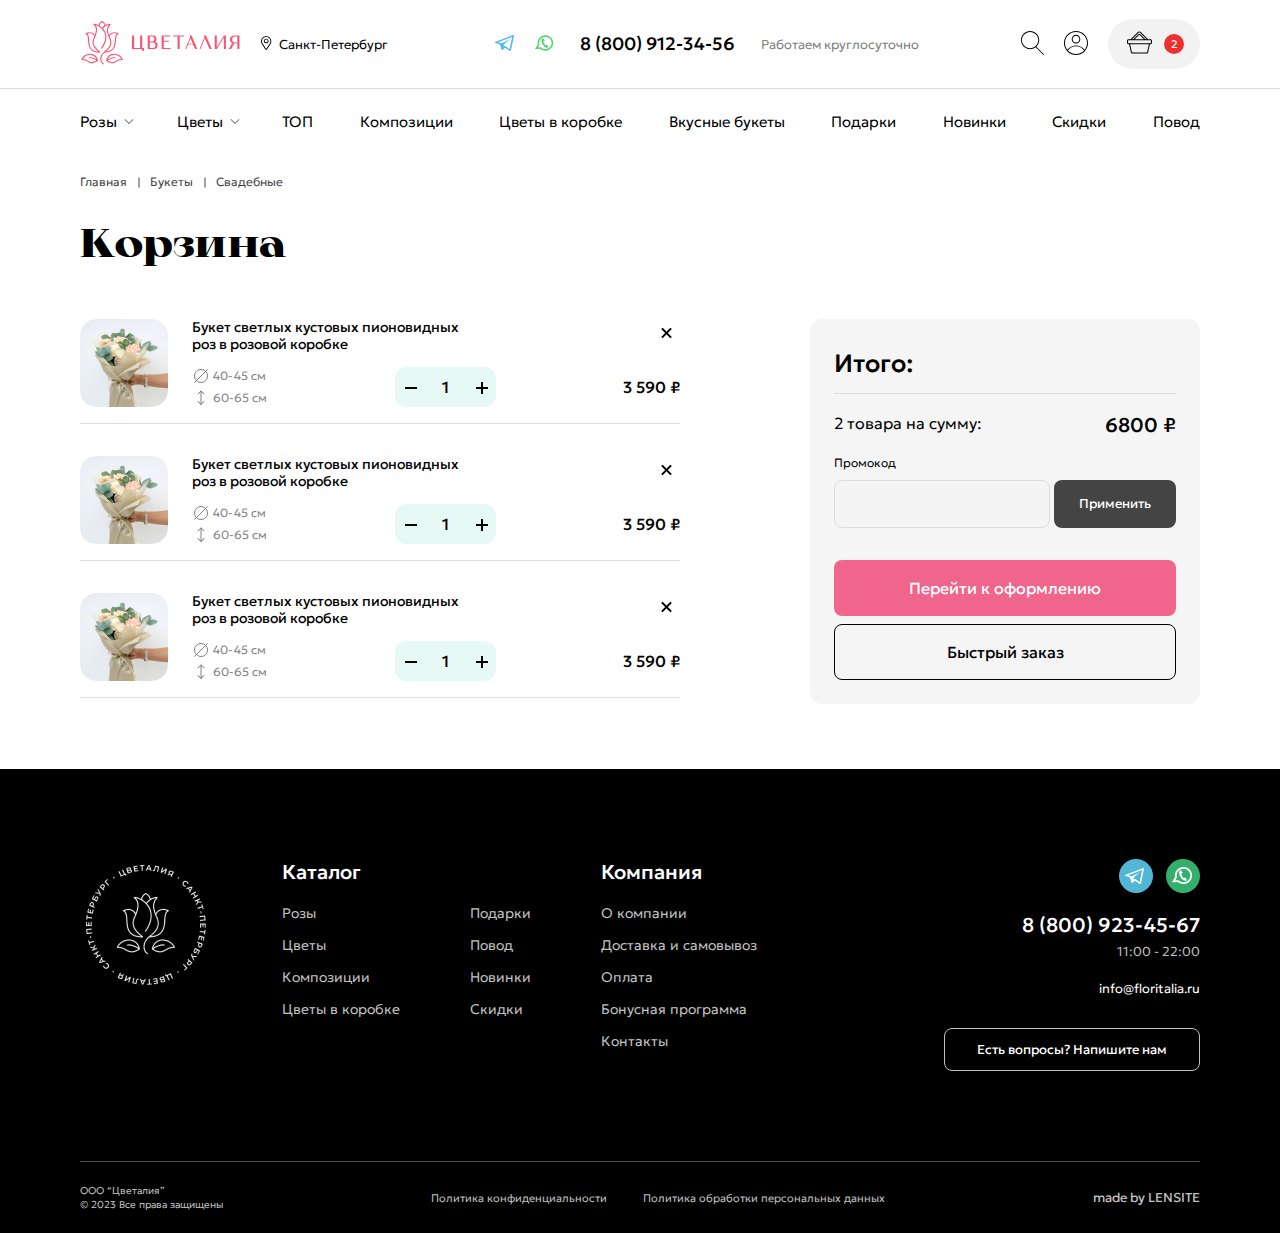
<file: basket.html>
<!DOCTYPE html>
<html lang="ru">
	 <head>
	<title>Главная</title>
	<meta charset="UTF-8">
	<meta name="format-detection" content="telephone=no">
	<link rel="stylesheet" href="css/style.min.css">
	<link rel="shortcut icon" href="favicon.ico">
	<link rel="preload" as="fetch" href="js/vendors.min.js">
	<link rel="preload" as="fetch" href="js/app.min.js">
	<!-- <link rel="preload" as="fetch" href="js/map.min.js"> -->
	<link rel="preload" as="image" href="img/gallary1.png">

	<!-- <meta name="robots" content="noindex, nofollow"> -->
	<!-- <meta name="viewport" content="width=device-width, initial-scale=1.0, maximum-scale=1.0, user-scalable=0"> -->
	<meta name="viewport" content="width=device-width, initial-scale=1.0">
	<script defer src="js/vendors.min.js"></script>
	<script defer src="js/app.min.js"></script>
</head>
	<body>
		<div class="wrapper">
			<header class="header">
	<div class="header__container">


		<div class="header__statusBox">
			<div class="header__box">

				<div class="header__top _container">
					<div class="header__left">
						<a href="index.html" class="header__logo"><svg><use xlink:href="img/sprite.svg#logo-up"></use></svg></a>
						<div class="header__sity" data-da=".menu__sity, 991, 1">
							
							<select name="form[]" class="js-sel header__select">
								<option value="1" selected>Санкт-Петербург</option>
								<option value="2">Пункт №2</option>
								<option value="3">Пункт №3</option>
								<option value="4">Пункт №4</option>
							</select>
							<div class="header__navig">
								<svg><use xlink:href="img/sprite.svg#navig"></use></svg>
							</div>
						</div>
						
					</div>
			
					<div class="header__center">
						<div class="header__icons">
							<div class="header__icon"><a href="#"><svg><use xlink:href="img/sprite.svg#tg"></use></svg></a></div>
							<div class="header__icon"><a href="#"><svg><use xlink:href="img/sprite.svg#wts"></use></svg></a></div>
						</div>
						<div class="header__number"><a href="#">8 (800) 912-34-56</a></div>
		
						<div class="header__timework">
							<div>Работаем круглосуточно</div>
						</div>				
		
						<a href="index.html" class="header__logoMobile"><svg><use xlink:href="img/sprite.svg#logo-mob"></use></svg></a>
					</div>
			
					<div class="header__right">
						<div class="header__search">
	
							<a href="#search" class="header__searchImage _popup-link">
								<svg><use fill="#000" xlink:href="img/sprite.svg#search"></use></svg>
							</a>
						</div>
						<div class="header__user">
							<a href="#entrance" class="_popup-link"><svg><use xlink:href="img/sprite.svg#user"></use></svg></a>
						</div>
			
						<div class="header__basket">
							<div class="header__basketImage">
								<svg><use fill="#000" xlink:href="img/sprite.svg#cart"></use></svg>
							</div>
							<div class="header__counter">
								<span>2</span>
							</div>
							
						</div>
						
					</div>
	
					<div class="header__basketMenu basket">
						<div class="basket__content">
							<div class="basket__head">
								Корзина
							</div>
							<div class="basket__block">
								<div class="basket__box">
									<div class="fast__block">
										<div class="fast__image">
											<img src="img/popup-product.png" alt="">
										</div>
										<div class="fast__info">
											<div class="fast__head">
												<div class="fast__head_image">
													<img src="img/popup-product.png" alt="">
												</div>
												<div class="fast__head_btn">Букет светлых кустовых пионовидных роз в розовой коробке</div>
												<div class="fast__close _closeArrow"></div>
											</div>
											<div class="fast__function">
												<div class="fast__size">
													<div class="product__size">
														<svg><use xlink:href="img/sprite.svg#krest"></use></svg>
														<div>40-45 см</div>
													</div>
													<div class="product__size">
														<svg><use xlink:href="img/sprite.svg#up"></use></svg>
														<div>60-65 см</div>
													</div>
												</div>
		
												<div class="fast__quantity">
													<div class="product__quantity quantity">
														<button type="button" class="quantity__button quantity__button_minus"></button>
														<div class="quantity__input">
															<input autocomplete="off" type="text" name="form[]" value="1">
														</div>
														<button type="button" class="quantity__button quantity__button_plus"></button>
													</div>
												</div>
		
												<div class="fast__price">
													<div>3 590 ₽</div>
												</div>
		
											</div>
										</div>
									</div>
								</div>
	
								<div class="basket__box">
									<div class="fast__block">
										<div class="fast__image">
											<img src="img/popup-product.png" alt="">
										</div>
										<div class="fast__info">
											<div class="fast__head">
												<div class="fast__head_image">
													<img src="img/popup-product.png" alt="">
												</div>
												<div class="fast__head_btn">Букет светлых кустовых пионовидных роз в розовой коробке</div>
												<div class="fast__close _closeArrow"></div>
											</div>
											<div class="fast__function">
												<div class="fast__size">
													<div class="product__size">
														<svg><use xlink:href="img/sprite.svg#krest"></use></svg>
														<div>40-45 см</div>
													</div>
													<div class="product__size">
														<svg><use xlink:href="img/sprite.svg#up"></use></svg>
														<div>60-65 см</div>
													</div>
												</div>
		
												<div class="fast__quantity">
													<div class="product__quantity quantity">
														<button type="button" class="quantity__button quantity__button_minus"></button>
														<div class="quantity__input">
															<input autocomplete="off" type="text" name="form[]" value="1">
														</div>
														<button type="button" class="quantity__button quantity__button_plus"></button>
													</div>
												</div>
		
												<div class="fast__price">
													<div>3 590 ₽</div>
												</div>
		
											</div>
										</div>
									</div>
								</div>
	
							</div>
	
							<div class="basket__info">
								<div class="basket__text">
									<div>Итого:</div>
								</div>
								<div class="basket__price">
									<div>7180 р</div>
								</div>
							</div>
	
							<div class="basket__buttons">
								<div class="basket__button _button_pink">
									<a href="#">Оформить заказ</a>
								</div>
	
								<div class="basket__button _button_black">
									<a href="#">Перейти в корзину</a>
								</div>
	
							</div>
							<div class="basket__close _closeArrow"></div>
						</div>
					</div>
					
				</div>
	
			</div>
		</div>

		<div class="header__bottom">
			<div class="header__menu menu _container">
				<button type="button" class="menu__icon icon-menu" data-da=".header__left, 991, 1">
					<svg><use xlink:href="img/sprite.svg#crosses"></use></svg>
					<span>Меню</span>
				</button>
				<!-- <button type="button" data-da=".header__left, 991, 1">
					<div class="menu__arrow">
						<svg><use xlink:href="img/sprite.svg#arrow-back"></use></svg>
					</div>
				</button> -->
				<nav class="menu__body">
					<ul class="menu__list">
						<li class="menu__item menu__item_header _item_arrow _subMenu">
							<a href="#" class="menu__link _item_arrowblock">Розы</a>

							<div class="sub-menu__list">

								<div class="sub-menu__cap">
									<div class="sub-menu__filtersArrow menu__arrowBlock">
										<svg><use xlink:href="img/sprite.svg#arrow-back"></use></svg>
										<div class="menu__arrowText">
											Все цветы
										</div>
									</div>
								</div>
								
								<ul class="sub-menu__block">
											<!-- 1 -->
											<li class="sub-menu__item">
												<a href="#" class="sub-menu__box">
													<div class="sub-menu__image">
														<img src="img/rose1.png" alt="">
													</div>
													<div class="sub-menu__text">
														<div>Розовые розы</div>
													</div>
												</a>
											</li>

											<!-- 2 -->
											<li class="sub-menu__item">
												<a href="#" class="sub-menu__box">
													<div class="sub-menu__image">
														<img src="img/rose2.png" alt="">
													</div>
													<div class="sub-menu__text">
														<div>Чайные розы</div>
													</div>
												</a>
											</li>

											<!-- 3 -->
											<li class="sub-menu__item">
												<a href="#" class="sub-menu__box">
													<div class="sub-menu__image">
														<img src="img/rose3.png" alt="">
													</div>
													<div class="sub-menu__text">
														<div>Белые розы</div>
													</div>
												</a>
											</li>

										<!-- 4 -->
										<li class="sub-menu__item">
											<a href="#" class="sub-menu__box">
												<div class="sub-menu__image">
													<img src="img/rose4.png" alt="">
												</div>
												<div class="sub-menu__text">
													<div>Красные розы</div>
												</div>
											</a>
										</li>

										<!-- 5 -->
										<li class="sub-menu__item">
											<a href="#" class="sub-menu__box">
												<div class="sub-menu__image">
													<img src="img/rose5.png" alt="">
												</div>
												<div class="sub-menu__text">
													<div>Розы в коробках</div>
												</div>
											</a>
										</li>

										<!-- 6 -->
										<li class="sub-menu__item">
											<a href="#" class="sub-menu__box">
												<div class="sub-menu__image">
													<img src="img/rose6.png" alt="">
												</div>
												<div class="sub-menu__text">
													<div>Букеты из роз</div>
												</div>
											</a>
										</li>

								</ul>
							</div>

						</li>
						<li class="menu__item menu__item_header _item_arrow _subMenu">
							<a href="#" class="menu__link _item_arrowblock">Цветы</a>

							<div class="sub-menu__list">
								<div class="sub-menu__cap">
									<div class="sub-menu__filtersArrow menu__arrowBlock">
										<svg><use xlink:href="img/sprite.svg#arrow-back"></use></svg>
										<div class="menu__arrowText">
											Все цветы
										</div>
									</div>
								</div>
								<div class="sub-menu__block sub-menu__block_line">
									<ul class="sub-menu__block_mas">
										<!-- 1 -->
										<li class="sub-menu__item">
											<a href="#" class="sub-menu__box">
												<div class="sub-menu__image">
													<img src="img/flowers1.png" alt="">
												</div>
												<div class="sub-menu__text">
													<div>Альстромерии</div>
												</div>
											</a>
										</li>
		
										<!-- 2 -->
										<li class="sub-menu__item">
											<a href="#" class="sub-menu__box">
												<div class="sub-menu__image">
													<img src="img/flowers2.png" alt="">
												</div>
												<div class="sub-menu__text">
													<div>Герберы</div>
												</div>
											</a>
										</li>
		
										<!-- 3 -->
										<li class="sub-menu__item">
											<a href="#" class="sub-menu__box">
												<div class="sub-menu__image">
													<img src="img/flowers3.png" alt="">
												</div>
												<div class="sub-menu__text">
													<div>Гвоздики</div>
												</div>
											</a>
										</li>
		
										<!-- 4 -->
										<li class="sub-menu__item">
											<a href="#" class="sub-menu__box">
												<div class="sub-menu__image">
													<img src="img/flowers4.png" alt="">
												</div>
												<div class="sub-menu__text">
													<div>Гипсофила</div>
												</div>
											</a>
										</li>
		
										<!-- 5 -->
										<li class="sub-menu__item">
											<a href="#" class="sub-menu__box">
												<div class="sub-menu__image">
													<img src="img/flowers5.png" alt="">
												</div>
												<div class="sub-menu__text">
													<div>Гортензии</div>
												</div>
											</a>
										</li>
		
										<!-- 6 -->
										<li class="sub-menu__item">
											<a href="#" class="sub-menu__box">
												<div class="sub-menu__image">
													<img src="img/flowers6.png" alt="">
												</div>
												<div class="sub-menu__text">
													<div>Ирисы</div>
												</div>
											</a>
										</li>
		
										<!-- 7 -->
										<li class="sub-menu__item">
											<a href="#" class="sub-menu__box">
												<div class="sub-menu__image">
													<img src="img/flowers7.png" alt="">
												</div>
												<div class="sub-menu__text">
													<div>Каллы</div>
												</div>
											</a>
										</li>
		
										<!-- 8 -->
										<li class="sub-menu__item">
											<a href="#" class="sub-menu__box">
												<div class="sub-menu__image">
													<img src="img/flowers8.png" alt="">
												</div>
												<div class="sub-menu__text">
													<div>Лилии</div>
												</div>
											</a>
										</li>
		
										<!-- 9 -->
										<li class="sub-menu__item">
											<a href="#" class="sub-menu__box">
												<div class="sub-menu__image">
													<img src="img/flowers9.png" alt="">
												</div>
												<div class="sub-menu__text">
													<div>Орхидеи</div>
												</div>
											</a>
										</li>

									</ul>
									<ul class="sub-menu__block_mas">

										<!-- 10 -->
										<li class="sub-menu__item">
											<a href="#" class="sub-menu__box">
												<div class="sub-menu__image">
													<img src="img/flowers10.png" alt="">
												</div>
												<div class="sub-menu__text">
													<div>Пионы</div>
												</div>
											</a>
										</li>
		
										<!-- 11 -->
										<li class="sub-menu__item">
											<a href="#" class="sub-menu__box">
												<div class="sub-menu__image">
													<img src="img/flowers11.png" alt="">
												</div>
												<div class="sub-menu__text">
													<div>Подсолнухи</div>
												</div>
											</a>
										</li>
		
										<!-- 12 -->
										<li class="sub-menu__item">
											<a href="#" class="sub-menu__box">
												<div class="sub-menu__image">
													<img src="img/flowers12.png" alt="">
												</div>
												<div class="sub-menu__text">
													<div>Ромашки</div>
												</div>
											</a>
										</li>
		
										<!-- 13 -->
										<li class="sub-menu__item">
											<a href="#" class="sub-menu__box">
												<div class="sub-menu__image">
													<img src="img/flowers13.png" alt="">
												</div>
												<div class="sub-menu__text">
													<div>Статица</div>
												</div>
											</a>
										</li>
		
										<!-- 14 -->
										<li class="sub-menu__item">
											<a href="#" class="sub-menu__box">
												<div class="sub-menu__image">
													<img src="img/flowers14.png" alt="">
												</div>
												<div class="sub-menu__text">
													<div>Сухоцветы</div>
												</div>
											</a>
										</li>
		
										<!-- 15 -->
										<li class="sub-menu__item">
											<a href="#" class="sub-menu__box">
												<div class="sub-menu__image">
													<img src="img/flowers15.png" alt="">
												</div>
												<div class="sub-menu__text">
													<div>Тюльпаны</div>
												</div>
											</a>
										</li>
		
										<!-- 16 -->
										<li class="sub-menu__item">
											<a href="#" class="sub-menu__box">
												<div class="sub-menu__image">
													<img src="img/flowers16.png" alt="">
												</div>
												<div class="sub-menu__text">
													<div>Фрезия</div>
												</div>
											</a>
										</li>
		
										<!-- 17 -->
										<li class="sub-menu__item">
											<a href="#" class="sub-menu__box">
												<div class="sub-menu__image">
													<img src="img/flowers17.png" alt="">
												</div>
												<div class="sub-menu__text">
													<div>Хризантемы</div>
												</div>
											</a>
										</li>
		
										<!-- 18 -->
										<li class="sub-menu__item">
											<a href="#" class="sub-menu__box">
												<div class="sub-menu__image">
													<img src="img/flowers18.png" alt="">
												</div>
												<div class="sub-menu__text">
													<div>Эустома</div>
												</div>
											</a>
										</li>

									</ul>
								</div>
								
							</div>
						</li>
						<li class="menu__item"><a href="#" class="menu__link">ТОП</a></li>
						<li class="menu__item"><a href="#" class="menu__link">Композиции</a></li>
						<li class="menu__item"><a href="#" class="menu__link">Цветы в коробке</a></li>
						<li class="menu__item"><a href="#" class="menu__link">Вкусные букеты</a></li>
						<li class="menu__item"><a href="#" class="menu__link">Подарки</a></li>
						<li class="menu__item"><a href="#" class="menu__link">Новинки</a></li>
						<li class="menu__item"><a href="#" class="menu__link">Скидки</a></li>
						<li class="menu__item"><a href="#" class="menu__link">Повод</a></li>
					</ul>
					<div class="menu__pages">
						<ul class="menu__pagesMenu">
							<li class="menu__pagesItem"><a href="#">О компании</a></li>
							<li class="menu__pagesItem"><a href="#">Доставка и самовывоз</a></li>
							<li class="menu__pagesItem"><a href="#">Оплата</a></li>
							<li class="menu__pagesItem"><a href="#">Бонусная программа</a></li>
							<li class="menu__pagesItem"><a href="#">Контакты</a></li>
						</ul>
					</div>
					<div class="menu__sity">

					</div>
				</nav>
			</div>
		</div>



	</div>
</header>


<div class="chase">
	<div class="chase__block _container">
		<div class="chase__menu">

			
			<div class="header__menu menu">
				<nav class="menu__body">
					<ul class="menu__list">
						<li class="menu__item menu__item_header _item_arrow _subMenu">
							<a href="#" class="menu__link _item_arrowblock">Розы</a>
							<ul class="sub-menu__list">
								<div class="sub-menu__block">
										<!-- 1 -->
										<li class="sub-menu__item">
											<a href="#" class="sub-menu__box">
												<div class="sub-menu__image">
													<img src="img/rose1.png" alt="">
												</div>
												<div class="sub-menu__text">
													<div>Розовые розы</div>
												</div>
											</a>
										</li>

										<!-- 2 -->
										<li class="sub-menu__item">
											<a href="#" class="sub-menu__box">
												<div class="sub-menu__image">
													<img src="img/rose2.png" alt="">
												</div>
												<div class="sub-menu__text">
													<div>Чайные розы</div>
												</div>
											</a>
										</li>

										<!-- 3 -->
										<li class="sub-menu__item">
											<a href="#" class="sub-menu__box">
												<div class="sub-menu__image">
													<img src="img/rose3.png" alt="">
												</div>
												<div class="sub-menu__text">
													<div>Белые розы</div>
												</div>
											</a>
										</li>

									<!-- 4 -->
									<li class="sub-menu__item">
										<a href="#" class="sub-menu__box">
											<div class="sub-menu__image">
												<img src="img/rose4.png" alt="">
											</div>
											<div class="sub-menu__text">
												<div>Красные розы</div>
											</div>
										</a>
									</li>

									<!-- 5 -->
									<li class="sub-menu__item">
										<a href="#" class="sub-menu__box">
											<div class="sub-menu__image">
												<img src="img/rose5.png" alt="">
											</div>
											<div class="sub-menu__text">
												<div>Розы в коробках</div>
											</div>
										</a>
									</li>

									<!-- 6 -->
									<li class="sub-menu__item">
										<a href="#" class="sub-menu__box">
											<div class="sub-menu__image">
												<img src="img/rose6.png" alt="">
											</div>
											<div class="sub-menu__text">
												<div>Букеты из роз</div>
											</div>
										</a>
									</li>

								</div>

							</ul>

						</li>
						<li class="menu__item menu__item_header _item_arrow _subMenu">
							<a href="#" class="menu__link _item_arrowblock">Цветы</a>
							<ul class="sub-menu__list">
								<div class="sub-menu__block">
									<!-- 1 -->
									<li class="sub-menu__item">
										<a href="#" class="sub-menu__box">
											<div class="sub-menu__image">
												<img src="img/flowers1.png" alt="">
											</div>
											<div class="sub-menu__text">
												<div>Альстромерии</div>
											</div>
										</a>
									</li>
	
									<!-- 2 -->
									<li class="sub-menu__item">
										<a href="#" class="sub-menu__box">
											<div class="sub-menu__image">
												<img src="img/flowers2.png" alt="">
											</div>
											<div class="sub-menu__text">
												<div>Герберы</div>
											</div>
										</a>
									</li>
	
									<!-- 3 -->
									<li class="sub-menu__item">
										<a href="#" class="sub-menu__box">
											<div class="sub-menu__image">
												<img src="img/flowers3.png" alt="">
											</div>
											<div class="sub-menu__text">
												<div>Гвоздики</div>
											</div>
										</a>
									</li>
	
									<!-- 4 -->
									<li class="sub-menu__item">
										<a href="#" class="sub-menu__box">
											<div class="sub-menu__image">
												<img src="img/flowers4.png" alt="">
											</div>
											<div class="sub-menu__text">
												<div>Гипсофила</div>
											</div>
										</a>
									</li>
	
									<!-- 5 -->
									<li class="sub-menu__item">
										<a href="#" class="sub-menu__box">
											<div class="sub-menu__image">
												<img src="img/flowers5.png" alt="">
											</div>
											<div class="sub-menu__text">
												<div>Гортензии</div>
											</div>
										</a>
									</li>
	
									<!-- 6 -->
									<li class="sub-menu__item">
										<a href="#" class="sub-menu__box">
											<div class="sub-menu__image">
												<img src="img/flowers6.png" alt="">
											</div>
											<div class="sub-menu__text">
												<div>Ирисы</div>
											</div>
										</a>
									</li>
	
									<!-- 7 -->
									<li class="sub-menu__item">
										<a href="#" class="sub-menu__box">
											<div class="sub-menu__image">
												<img src="img/flowers7.png" alt="">
											</div>
											<div class="sub-menu__text">
												<div>Каллы</div>
											</div>
										</a>
									</li>
	
									<!-- 8 -->
									<li class="sub-menu__item">
										<a href="#" class="sub-menu__box">
											<div class="sub-menu__image">
												<img src="img/flowers8.png" alt="">
											</div>
											<div class="sub-menu__text">
												<div>Лилии</div>
											</div>
										</a>
									</li>
	
									<!-- 9 -->
									<li class="sub-menu__item">
										<a href="#" class="sub-menu__box">
											<div class="sub-menu__image">
												<img src="img/flowers9.png" alt="">
											</div>
											<div class="sub-menu__text">
												<div>Орхидеи</div>
											</div>
										</a>
									</li>
								</div>
								
								<div class="sub-menu__block">
									<!-- 10 -->
									<li class="sub-menu__item">
										<a href="#" class="sub-menu__box">
											<div class="sub-menu__image">
												<img src="img/flowers10.png" alt="">
											</div>
											<div class="sub-menu__text">
												<div>Пионы</div>
											</div>
										</a>
									</li>
	
									<!-- 11 -->
									<li class="sub-menu__item">
										<a href="#" class="sub-menu__box">
											<div class="sub-menu__image">
												<img src="img/flowers11.png" alt="">
											</div>
											<div class="sub-menu__text">
												<div>Подсолнухи</div>
											</div>
										</a>
									</li>
	
									<!-- 12 -->
									<li class="sub-menu__item">
										<a href="#" class="sub-menu__box">
											<div class="sub-menu__image">
												<img src="img/flowers12.png" alt="">
											</div>
											<div class="sub-menu__text">
												<div>Ромашки</div>
											</div>
										</a>
									</li>
	
									<!-- 13 -->
									<li class="sub-menu__item">
										<a href="#" class="sub-menu__box">
											<div class="sub-menu__image">
												<img src="img/flowers13.png" alt="">
											</div>
											<div class="sub-menu__text">
												<div>Статица</div>
											</div>
										</a>
									</li>
	
									<!-- 14 -->
									<li class="sub-menu__item">
										<a href="#" class="sub-menu__box">
											<div class="sub-menu__image">
												<img src="img/flowers14.png" alt="">
											</div>
											<div class="sub-menu__text">
												<div>Сухоцветы</div>
											</div>
										</a>
									</li>
	
									<!-- 15 -->
									<li class="sub-menu__item">
										<a href="#" class="sub-menu__box">
											<div class="sub-menu__image">
												<img src="img/flowers15.png" alt="">
											</div>
											<div class="sub-menu__text">
												<div>Тюльпаны</div>
											</div>
										</a>
									</li>
	
									<!-- 16 -->
									<li class="sub-menu__item">
										<a href="#" class="sub-menu__box">
											<div class="sub-menu__image">
												<img src="img/flowers16.png" alt="">
											</div>
											<div class="sub-menu__text">
												<div>Фрезия</div>
											</div>
										</a>
									</li>
	
									<!-- 17 -->
									<li class="sub-menu__item">
										<a href="#" class="sub-menu__box">
											<div class="sub-menu__image">
												<img src="img/flowers17.png" alt="">
											</div>
											<div class="sub-menu__text">
												<div>Хризантемы</div>
											</div>
										</a>
									</li>
	
									<!-- 18 -->
									<li class="sub-menu__item">
										<a href="#" class="sub-menu__box">
											<div class="sub-menu__image">
												<img src="img/flowers18.png" alt="">
											</div>
											<div class="sub-menu__text">
												<div>Эустома</div>
											</div>
										</a>
									</li>
								</div>

							</ul>
						</li>
						<li class="menu__item"><a href="#" class="menu__link">ТОП</a></li>
						<li class="menu__item"><a href="#" class="menu__link">Композиции</a></li>
						<li class="menu__item"><a href="#" class="menu__link">Цветы в коробке</a></li>
						<li class="menu__item"><a href="#" class="menu__link">Вкусные букеты</a></li>
						<li class="menu__item"><a href="#" class="menu__link">Подарки</a></li>
						<li class="menu__item"><a href="#" class="menu__link">Новинки</a></li>
						<li class="menu__item"><a href="#" class="menu__link">Скидки</a></li>
						<li class="menu__item"><a href="#" class="menu__link">Повод</a></li>
					</ul>
					<div class="menu__pages">
						<ul class="menu__pagesMenu">
							<li class="menu__pagesItem"><a href="#">О компании</a></li>
							<li class="menu__pagesItem"><a href="#">Доставка и самовывоз</a></li>
							<li class="menu__pagesItem"><a href="#">Оплата</a></li>
							<li class="menu__pagesItem"><a href="#">Бонусная программа</a></li>
							<li class="menu__pagesItem"><a href="#">Контакты</a></li>
						</ul>
					</div>
					<div class="menu__sity">

					</div>
				</nav>
			</div>


		</div>

		<div class="chase__cart">
			<div class="header__basket">
				<div class="header__basketImage">
					<svg><use fill="#000" xlink:href="img/sprite.svg#cart"></use></svg>
				</div>
				<div class="header__counter">
					<span>2</span>
				</div>
				
			</div>
		</div>

		<!-- <div class="header__basketMenu basket">
			<div class="basket__content">
				<div class="basket__head">
					<h3>Корзина</h3>
				</div>
				<div class="basket__block">
					<div class="basket__box">
						<div class="fast__block">
							<div class="fast__image">
								<img src="img/popup-product.png" alt="">
							</div>
							<div class="fast__info">
								<div class="fast__head">
									<div class="fast__head_image">
										<img src="img/popup-product.png" alt="">
									</div>
									<h4>Букет светлых кустовых пионовидных роз в розовой коробке</h4>
									<div class="fast__close _closeArrow"></div>
								</div>
								<div class="fast__function">
									<div class="fast__size">
										<div class="product__size">
											<svg><use xlink:href="/img/sprite.svg#krest"></use></svg>
											<p>40-45 см</p>
										</div>
										<div class="product__size">
											<svg><use xlink:href="/img/sprite.svg#up"></use></svg>
											<p>60-65 см</p>
										</div>
									</div>

									<div class="fast__quantity">
										<div class="product__quantity quantity">
											<button type="button" class="quantity__button quantity__button_minus"></button>
											<div class="quantity__input">
												<input autocomplete="off" type="text" name="form[]" value="1">
											</div>
											<button type="button" class="quantity__button quantity__button_plus"></button>
										</div>
									</div>

									<div class="fast__price">
										<p>3 590 ₽</p>
									</div>

								</div>
							</div>
						</div>
					</div>

					<div class="basket__box">
						<div class="fast__block">
							<div class="fast__image">
								<img src="img/popup-product.png" alt="">
							</div>
							<div class="fast__info">
								<div class="fast__head">
									<div class="fast__head_image">
										<img src="img/popup-product.png" alt="">
									</div>
									<h4>Букет светлых кустовых пионовидных роз в розовой коробке</h4>
									<div class="fast__close _closeArrow"></div>
								</div>
								<div class="fast__function">
									<div class="fast__size">
										<div class="product__size">
											<svg><use xlink:href="/img/sprite.svg#krest"></use></svg>
											<p>40-45 см</p>
										</div>
										<div class="product__size">
											<svg><use xlink:href="/img/sprite.svg#up"></use></svg>
											<p>60-65 см</p>
										</div>
									</div>

									<div class="fast__quantity">
										<div class="product__quantity quantity">
											<button type="button" class="quantity__button quantity__button_minus"></button>
											<div class="quantity__input">
												<input autocomplete="off" type="text" name="form[]" value="1">
											</div>
											<button type="button" class="quantity__button quantity__button_plus"></button>
										</div>
									</div>

									<div class="fast__price">
										<p>3 590 ₽</p>
									</div>

								</div>
							</div>
						</div>
					</div>

				</div>

				<div class="basket__info">
					<div class="basket__text">
						<p>Итого:</p>
					</div>
					<div class="basket__price">
						<p>7180 р</p>
					</div>
				</div>

				<div class="basket__buttons">
					<div class="basket__button">
						<a href="#">Оформить заказ</a>
					</div>

					<div class="basket__button">
						<a href="#">Перейти в корзину</a>
					</div>

				</div>
			</div>
		</div> -->

	</div>
</div>
			<main class="page">

            <div class="cap">
					<div class="cap__content _container">
						<ul class="cap__crumbs">
							<li class="cap__crumb">
								<a href="#" class="cap__crumb_link">Главная</a>
							</li>
							<li class="cap__crumb">
								<a href="#" class="cap__crumb_link">Букеты</a>
							</li>
							<li class="cap__crumb">
								<a href="#" class="cap__crumb_link">Свадебные</a>
							</li>
						</ul>
						<div class="cap__header">
							<div class="_macherTitle">Корзина</div>
						</div>
					</div>
					
				</div>



            <div class="pannier">
               <div class="pannier__content _container">
                  <div class="pannier__left">
                     <div class="pannier__box basket__box">
                        <div class="fast__block">
                           <div class="fast__image">
                              <img src="img/popup-product.png" alt="">
                           </div>
                           <div class="fast__info">
                              <div class="fast__head">
                                 <div class="fast__head_image">
                                    <img src="img/popup-product.png" alt="">
                                 </div>
                                 <div class="fast__head_btn">Букет светлых кустовых пионовидных роз в розовой коробке</div>
                                 <div class="fast__close _closeArrow"></div>
                              </div>
                              <div class="fast__function">
                                 <div class="fast__size">
                                    <div class="product__size">
                                       <svg><use xlink:href="img/sprite.svg#krest"></use></svg>
                                       <div>40-45 см</div>
                                    </div>
                                    <div class="product__size">
                                       <svg><use xlink:href="img/sprite.svg#up"></use></svg>
                                       <div>60-65 см</div>
                                    </div>
                                 </div>
   
                                 <div class="fast__quantity">
                                    <div class="product__quantity quantity">
                                       <button type="button" class="quantity__button quantity__button_minus"></button>
                                       <div class="quantity__input">
                                          <input autocomplete="off" type="text" name="form[]" value="1">
                                       </div>
                                       <button type="button" class="quantity__button quantity__button_plus"></button>
                                    </div>
                                 </div>
   
                                 <div class="fast__price">
                                    <div>3 590 ₽</div>
                                 </div>
   
                              </div>
                           </div>
                        </div>
                     </div>
                     <div class="pannier__box basket__box">
                        <div class="fast__block">
                           <div class="fast__image">
                              <img src="img/popup-product.png" alt="">
                           </div>
                           <div class="fast__info">
                              <div class="fast__head">
                                 <div class="fast__head_image">
                                    <img src="img/popup-product.png" alt="">
                                 </div>
                                 <div class="fast__head_btn">Букет светлых кустовых пионовидных роз в розовой коробке</div>
                                 <div class="fast__close _closeArrow"></div>
                              </div>
                              <div class="fast__function">
                                 <div class="fast__size">
                                    <div class="product__size">
                                       <svg><use xlink:href="img/sprite.svg#krest"></use></svg>
                                       <div>40-45 см</div>
                                    </div>
                                    <div class="product__size">
                                       <svg><use xlink:href="img/sprite.svg#up"></use></svg>
                                       <div>60-65 см</div>
                                    </div>
                                 </div>
   
                                 <div class="fast__quantity">
                                    <div class="product__quantity quantity">
                                       <button type="button" class="quantity__button quantity__button_minus"></button>
                                       <div class="quantity__input">
                                          <input autocomplete="off" type="text" name="form[]" value="1">
                                       </div>
                                       <button type="button" class="quantity__button quantity__button_plus"></button>
                                    </div>
                                 </div>
   
                                 <div class="fast__price">
                                    <div>3 590 ₽</div>
                                 </div>
   
                              </div>
                           </div>
                        </div>
                     </div>
                     <div class="pannier__box basket__box">
                        <div class="fast__block">
                           <div class="fast__image">
                              <img src="img/popup-product.png" alt="">
                           </div>
                           <div class="fast__info">
                              <div class="fast__head">
                                 <div class="fast__head_image">
                                    <img src="img/popup-product.png" alt="">
                                 </div>
                                 <div class="fast__head_btn">Букет светлых кустовых пионовидных роз в розовой коробке</div>
                                 <div class="fast__close _closeArrow"></div>
                              </div>
                              <div class="fast__function">
                                 <div class="fast__size">
                                    <div class="product__size">
                                       <svg><use xlink:href="img/sprite.svg#krest"></use></svg>
                                       <div>40-45 см</div>
                                    </div>
                                    <div class="product__size">
                                       <svg><use xlink:href="img/sprite.svg#up"></use></svg>
                                       <div>60-65 см</div>
                                    </div>
                                 </div>
   
                                 <div class="fast__quantity">
                                    <div class="product__quantity quantity">
                                       <button type="button" class="quantity__button quantity__button_minus"></button>
                                       <div class="quantity__input">
                                          <input autocomplete="off" type="text" name="form[]" value="1">
                                       </div>
                                       <button type="button" class="quantity__button quantity__button_plus"></button>
                                    </div>
                                 </div>
   
                                 <div class="fast__price">
                                    <div>3 590 ₽</div>
                                 </div>
   
                              </div>
                           </div>
                        </div>
                     </div>
                  </div>

                  <div class="pannier__right">
                     <div class="pannier__top">
                        <div class="pannier__head">Итого:</div>
                     </div>
                     <div class="pannier__result">
                        <div class="pannier__text">2 товара на сумму:</div>
                        <div class="pannier__price">6800 ₽</div>
                     </div>
                     <div class="entrance">
                        <form action="#" class="entrance__form entrance__form_one">
                           <div class="entrance__block">
                              <div class="entrance__input">
                                 <label for="c_1" class="label"><span class="label">Промокод</span></label>
                                 <div class="entrance__input_block">
                                    <input id="c_1" autocomplete="off" data-error="Введите корректное значение" class="input _req" type="text" value="" name="form[]">
                                    <button type="submit" class="button">Применить</button>
                                 </div>
                                 
                              </div>         

                           </div>


                           <div class="pannier__buttons">
                              <div class="pannier__button _button_pink">
                                 <button href="#">Перейти к оформлению</button>
                              </div>
                              <div class="pannier__button _button_black">
                                 <a href="#">Быстрый заказ</a>
                              </div>
                           </div>
                           
                        </form>
                     </div>

                  </div>
               </div>
            </div>

         </main>
			<footer class="footer">
	<div class="footer__container _container">
		<div class="footer__top">
			<div class="footer__center">
				<div class="footer__blockImage">
					<a href="#" class="footer__logo" data-da=".footer__blockLast, 768, last"><svg><use xlink:href="img/sprite.svg#footerSvg"></use></svg></a>
					<div class="footer__block">
						<div class="footer__title">
							Каталог
						</div>
						<div class="footer__catalog">
							<ul class="footer__list">
								<li class="footer__item"><a href="catalog.html">Розы</a></li>
								<li class="footer__item"><a href="#">Цветы</a></li>
								<li class="footer__item"><a href="#">Композиции</a></li>
								<li class="footer__item"><a href="#">Цветы в коробке</a></li>
							</ul>
							<ul class="footer__list">
								<li class="footer__item"><a href="#">Подарки</a></li>
								<li class="footer__item"><a href="#">Повод</a></li>
								<li class="footer__item"><a href="#">Новинки</a></li>
								<li class="footer__item"><a href="special.html">Скидки</a></li>
							</ul>
						</div>
						
					</div>
				</div>

				<div class="footer__block footer__blockLast">
					<div class="footer__title">
						Компания
					</div>
					<ul class="footer__list">
						<li class="footer__item"><a href="company.html">О компании</a></li>
						<li class="footer__item"><a href="#">Доставка и самовывоз</a></li>
						<li class="footer__item"><a href="payment.html">Оплата</a></li>
						<li class="footer__item"><a href="bonus.html">Бонусная программа</a></li>
						<li class="footer__item"><a href="contact.html">Контакты</a></li>
					</ul>
				</div>

			</div>
			<div class="footer__right">
				<div class="footer__phone">
					<div class="footer__icons">
						<a href="#" class="footer__icon">
							<svg><use xlink:href="img/sprite.svg#foot-tg"></use></svg>
						</a>
						<a href="#" class="footer__icon">
							<svg><use xlink:href="img/sprite.svg#wts-foot"></use></svg>
						</a>
					</div>
					<div class="footer__number">
						<a href="#">8 (800) 923-45-67</a>
					</div>
				</div>
				<div class="footer__time">
					<div>11:00 - 22:00</div>
				</div>
				<a href="#" class="footer__email">
					info@floritalia.ru
				</a>
				<div class="footer__button">Есть вопросы? Напишите нам</div>
			</div>
		</div>

		<div class="footer__bottom">
			<div class="footer__box">
				<div class="footer__comp">
					<div>ООО “Цветалия”</div>
					<div>© 2023 Все права защищены</div>
				</div>
				<div class="footer__policy" data-da=".footer__bottom, 768, 0">
					<div class="footer__privacy">
						<a href="#">Политика конфиденциальности</a>
					</div>
					<div class="footer__privacy">
						<a href="#">Политика обработки персональных данных</a>
					</div>
				</div>
				<div class="footer__lensite">
					<div>made by LENSITE</div>
				</div>
			</div>
		</div>
	</div>
</footer>
		</div>
		<div class="popup popup_product">
	<div class="popup__content">
		<div class="popup__body">
			<div class="popup__close _closeArrow"></div>
			<div class="fast">
				<div class="popup__fast fast">
					<div class="fast__title">
						Быстрый заказ
					</div>
					<div class="fast__text">
						<div>Оформите заказ по телефону +7(812) 912-34-56 или заполните форму ниже</div>
					</div>
					<form action="#" class="fast__form">
						<div class="fast__contact">
							<div class="fast__input">
								<label for="">Ваше имя</label>
								<input autocomplete="off" type="text" name="form[]" data-value="" data-error="Введите корректное значение" placeholder="" class="input _req">
								<div class="form__error"></div>
							</div>
							<div class="fast__input">
								<label for="">Номер телефона</label>
								<input autocomplete="off" type="text" name="form[]" data-value="" data-error="Введите корректное значение" placeholder="" class="input _req _phone">
								<div class="form__error"></div>
							</div>
						</div>

						<div class="fast__box">

							<!-- 1 -->
							<div class="fast__block">
								<div class="fast__image">
									<img src="img/popup-product.png" alt="">
								</div>
								<div class="fast__info">
									<div class="fast__head">
										<div class="fast__head_image">
											<img src="img/popup-product.png" alt="">
										</div>
										<div class="fast__head_btn">Букет светлых кустовых пионовидных роз в розовой коробке</div>
										<div class="fast__close _closeArrow"></div>
									</div>
									<div class="fast__function">
										<div class="fast__size">
											<div class="product__size">
												<svg><use xlink:href="img/sprite.svg#krest"></use></svg>
												<div>40-45 см</div>
											</div>
											<div class="product__size">
												<svg><use xlink:href="img/sprite.svg#up"></use></svg>
												<div>60-65 см</div>
											</div>
										</div>

										<div class="fast__quantity">
											<div class="product__quantity quantity">
												<button type="button" class="quantity__button quantity__button_minus"></button>
												<div class="quantity__input">
													<input autocomplete="off" type="text" name="form[]" value="1">
												</div>
												<button type="button" class="quantity__button quantity__button_plus"></button>
											</div>
										</div>

										<div class="fast__price">
											<div>3 590 ₽</div>
										</div>

									</div>
								</div>
							</div>

							<!-- 2 -->
							<div class="fast__block">
								<div class="fast__image">
									<img src="img/popup-product.png" alt="">
								</div>
								<div class="fast__info">
									<div class="fast__head">
										<div class="fast__head_image">
											<img src="img/popup-product.png" alt="">
										</div>
										<div class="fast__head_btn">Букет светлых кустовых пионовидных роз в розовой коробке</div>
										<div class="fast__close _closeArrow"></div>
									</div>
									<div class="fast__function">
										<div class="fast__size">
											<div class="product__size">
												<svg><use xlink:href="img/sprite.svg#krest"></use></svg>
												<div>40-45 см</div>
											</div>
											<div class="product__size">
												<svg><use xlink:href="img/sprite.svg#up"></use></svg>
												<div>60-65 см</div>
											</div>
										</div>

										<div class="fast__quantity">
											<div class="product__quantity quantity">
												<button type="button" class="quantity__button quantity__button_minus"></button>
												<div class="quantity__input">
													<input autocomplete="off" type="text" name="form[]" value="1">
												</div>
												<button type="button" class="quantity__button quantity__button_plus"></button>
											</div>
										</div>

										<div class="fast__price">
											<div>3 590 ₽</div>
										</div>

									</div>
								</div>
							</div>
						</div>


						<div class="fast__button">
							<button type="submit" class="button btn">Отправить</button>
						</div>

						<div class="fast__checkbox checkbox">
							<input id="c_11" data-error="Ошибка" class="checkbox__input" type="checkbox" value="1" name="form[]">
							<label for="c_11" class="checkbox__label"><span class="checkbox__text">Принимаю условия <a href="">Публичной оферты</a></span></label>
						</div>
						
						
					</form>
				</div>
			</div>
		</div>
	</div>
</div>



<div class="popup popup_entrance">
	<div class="popup__content">
		<div class="popup__body">
			<div class="popup__close _closeArrow"></div>
			<div class="entrance">
				<div class="entrance__head">
					Вход
				</div>
				<form action="#" class="entrance__form">
					<div class="entrance__block">
						<div class="entrance__input">
							<label for="c_9" class="label"><span class="label">Телефон или e-mail</span></label>
							<input id="c_9" autocomplete="off" data-error="Введите корректное значение" class="input _req" type="text" value="" name="form[]">
						</div>

						<div class="entrance__input">
							<label for="c_10" class="label"><span class="label">Введите код из СМС</span></label>
							<input id="c_10" autocomplete="off" data-error="Введите корректное значение" class="input _req" type="text" value="" name="form[]">
						</div>

						<div class="entrance__time">
							<div>Запросить код повторно: 56 с</div>
						</div>
					</div>

					<div class="entrance__buttons">
						<div class="entrance__button entrance__send _button_pink">
							<button type="submit" class="button">Отправить</button>
						</div>
						<div class="entrance__button entrance__register _button_black">
							<a href="#register" class="_popup-link">Регистрация</a>
						</div>
					</div>
					<div class="entrance__sendPassword">
						<a href="#next" class="_popup-link">Вход с паролем</a>
					</div>
					
				</form>
			</div>
		</div>
	</div>
</div>


<div class="popup popup_search">
	<div class="popup__content">
		<div class="popup__body">
			<div class="popup__close _closeArrow"></div>
			<div class="search">
				<div class="search__content">
					<div class="search__block">
						<div class="search__input">
							<input autocomplete="off" type="text" name="form[]" data-error="Ошибка" value="Розы" placeholder="" class="input">
							<div class="search__icon">
								<svg><use xlink:href="img/sprite.svg#search"></use></svg>
							</div>
						</div>
					</div>
					

					<!-- <div data-tabs class="search__tabs tabs _tabs">
						<nav data-tabs-titles class="tabs__navigation">
							<button type="button" class="tabs__title _tabs-item _active">Все</button>
							<button type="button" class="tabs__title _tabs-item">Категории</button>
							<button type="button" class="tabs__title _tabs-item">Товары</button>
						</nav>
						<div data-tabs-body class="tabs__content">
							<div class="tabs__bod _tabs-block _active">


								<div class="search__boxes">
									<div class="search__header">
										Категории <span>(11)</span>
									</div>
									<div class="search__category">
										<a href="#" class="search__box">
											<div class="search__images">
												<img src="img/flowers1.png" alt="">
											</div>
											<div class="search__name">Розы</div>
										</a>

										<a href="#" class="search__box">
											<div class="search__images">
												<img src="img/flowers1.png" alt="">
											</div>
											<div class="search__name">Розы</div>
										</a>

										<a href="#" class="search__box">
											<div class="search__images">
												<img src="img/flowers1.png" alt="">
											</div>
											<div class="search__name">Розы</div>
										</a>

										<a href="#" class="search__box">
											<div class="search__images">
												<img src="img/flowers1.png" alt="">
											</div>
											<div class="search__name">Розы</div>
										</a>

										<a href="#" class="search__box">
											<div class="search__images">
												<img src="img/flowers1.png" alt="">
											</div>
											<div class="search__name">Розы</div>
										</a>

										<a href="#" class="search__box">
											<div class="search__images">
												<img src="img/flowers1.png" alt="">
											</div>
											<div class="search__name">Розы</div>
										</a>

										<a href="#" class="search__box">
											<div class="search__images">
												<img src="img/flowers1.png" alt="">
											</div>
											<div class="search__name">Розы</div>
										</a>

										<a href="#" class="search__box">
											<div class="search__images">
												<img src="img/flowers1.png" alt="">
											</div>
											<div class="search__name">Розы</div>
										</a>

										<a href="#" class="search__box">
											<div class="search__images">
												<img src="img/flowers1.png" alt="">
											</div>
											<div class="search__name">Розы</div>
										</a>

										<a href="#" class="search__box">
											<div class="search__images">
												<img src="img/flowers1.png" alt="">
											</div>
											<div class="search__name">Розы</div>
										</a>

										<a href="#" class="search__box">
											<div class="search__images">
												<img src="img/flowers1.png" alt="">
											</div>
											<div class="search__name">Розы</div>
										</a>
									</div>
								</div>

								<div class="search__boxes">
									<div class="search__header">
										Товары <span>(456)</span>
									</div>

									<div class="search__product">

										<a href="#" class="search__box">
											<div class="search__top">
												<div class="search__images product__image">
													<img src="img/product.png" alt="">
												</div>
												<div class="search__name">Букет светлых кустовых пионовидных роз в розовой коробке</div>
											</div>
											
											<div class="search__bottom">
												<div class="search__prices">
													<div class="search__subPrice">4 250 ₽</div>
													<div class="search__price">3 590 ₽</div>
												</div>
											</div>
										</a>

										<a href="#" class="search__box">
											<div class="search__top">
												<div class="search__images product__image">
													<img src="img/product.png" alt="">
												</div>
												<div class="search__name">Букет светлых кустовых пионовидных роз в розовой коробке</div>
											</div>
											
											<div class="search__bottom">
												<div class="search__prices">
													<div class="search__subPrice">4 250 ₽</div>
													<div class="search__price">3 590 ₽</div>
												</div>
											</div>
										</a>

										<a href="#" class="search__box">
											<div class="search__top">
												<div class="search__images product__image">
													<img src="img/product.png" alt="">
												</div>
												<div class="search__name">Букет светлых кустовых пионовидных роз в розовой коробке</div>
											</div>
											
											<div class="search__bottom">
												<div class="search__prices">
													<div class="search__subPrice">4 250 ₽</div>
													<div class="search__price">3 590 ₽</div>
												</div>
											</div>
										</a>

										<a href="#" class="search__box">
											<div class="search__top">
												<div class="search__images product__image">
													<img src="img/product.png" alt="">
												</div>
												<div class="search__name">Букет светлых кустовых пионовидных роз в розовой коробке</div>
											</div>
											
											<div class="search__bottom">
												<div class="search__prices">
													<div class="search__subPrice">4 250 ₽</div>
													<div class="search__price">3 590 ₽</div>
												</div>
											</div>
										</a>

										<a href="#" class="search__box">
											<div class="search__top">
												<div class="search__images product__image">
													<img src="img/product.png" alt="">
												</div>
												<div class="search__name">Букет светлых кустовых пионовидных роз в розовой коробке</div>
											</div>
											
											<div class="search__bottom">
												<div class="search__prices">
													<div class="search__subPrice">4 250 ₽</div>
													<div class="search__price">3 590 ₽</div>
												</div>
											</div>
										</a>

										<a href="#" class="search__box">
											<div class="search__top">
												<div class="search__images product__image">
													<img src="img/product.png" alt="">
												</div>
												<div class="search__name">Букет светлых кустовых пионовидных роз в розовой коробке</div>
											</div>
											
											<div class="search__bottom">
												<div class="search__prices">
													<div class="search__subPrice">4 250 ₽</div>
													<div class="search__price">3 590 ₽</div>
												</div>
											</div>
										</a>

										<a href="#" class="search__box">
											<div class="search__top">
												<div class="search__images product__image">
													<img src="img/product.png" alt="">
												</div>
												<div class="search__name">Букет светлых кустовых пионовидных роз в розовой коробке</div>
											</div>
											
											<div class="search__bottom">
												<div class="search__prices">
													<div class="search__subPrice">4 250 ₽</div>
													<div class="search__price">3 590 ₽</div>
												</div>
											</div>
										</a>

										<a href="#" class="search__box">
											<div class="search__top">
												<div class="search__images product__image">
													<img src="img/product.png" alt="">
												</div>
												<div class="search__name">Букет светлых кустовых пионовидных роз в розовой коробке</div>
											</div>
											
											<div class="search__bottom">
												<div class="search__prices">
													<div class="search__subPrice">4 250 ₽</div>
													<div class="search__price">3 590 ₽</div>
												</div>
											</div>
										</a>

										<a href="#" class="search__box">
											<div class="search__top">
												<div class="search__images product__image">
													<img src="img/product.png" alt="">
												</div>
												<div class="search__name">Букет светлых кустовых пионовидных роз в розовой коробке</div>
											</div>
											
											<div class="search__bottom">
												<div class="search__prices">
													<div class="search__subPrice">4 250 ₽</div>
													<div class="search__price">3 590 ₽</div>
												</div>
											</div>
										</a>

										<a href="#" class="search__box">
											<div class="search__top">
												<div class="search__images product__image">
													<img src="img/product.png" alt="">
												</div>
												<div class="search__name">Букет светлых кустовых пионовидных роз в розовой коробке</div>
											</div>
											
											<div class="search__bottom">
												<div class="search__prices">
													<div class="search__subPrice">4 250 ₽</div>
													<div class="search__price">3 590 ₽</div>
												</div>
											</div>
										</a>

										<a href="#" class="search__box">
											<div class="search__top">
												<div class="search__images product__image">
													<img src="img/product.png" alt="">
												</div>
												<div class="search__name">Букет светлых кустовых пионовидных роз в розовой коробке</div>
											</div>
											
											<div class="search__bottom">
												<div class="search__prices">
													<div class="search__subPrice">4 250 ₽</div>
													<div class="search__price">3 590 ₽</div>
												</div>
											</div>
										</a>

									</div>
								</div>



							</div>
							<div class="tabs__body _tabs-block">
								<div class="search__boxes">
									<div class="search__header">
										Категории <span>(11)</span>
									</div>
									<div class="search__category">
										<a href="#" class="search__box">
											<div class="search__images">
												<img src="img/flowers1.png" alt="">
											</div>
											<div class="search__name">Розы</div>
										</a>

										<a href="#" class="search__box">
											<div class="search__images">
												<img src="img/flowers1.png" alt="">
											</div>
											<div class="search__name">Розы</div>
										</a>

										<a href="#" class="search__box">
											<div class="search__images">
												<img src="img/flowers1.png" alt="">
											</div>
											<div class="search__name">Розы</div>
										</a>

										<a href="#" class="search__box">
											<div class="search__images">
												<img src="img/flowers1.png" alt="">
											</div>
											<div class="search__name">Розы</div>
										</a>

										<a href="#" class="search__box">
											<div class="search__images">
												<img src="img/flowers1.png" alt="">
											</div>
											<div class="search__name">Розы</div>
										</a>

										<a href="#" class="search__box">
											<div class="search__images">
												<img src="img/flowers1.png" alt="">
											</div>
											<div class="search__name">Розы</div>
										</a>

										<a href="#" class="search__box">
											<div class="search__images">
												<img src="img/flowers1.png" alt="">
											</div>
											<div class="search__name">Розы</div>
										</a>

										<a href="#" class="search__box">
											<div class="search__images">
												<img src="img/flowers1.png" alt="">
											</div>
											<div class="search__name">Розы</div>
										</a>

										<a href="#" class="search__box">
											<div class="search__images">
												<img src="img/flowers1.png" alt="">
											</div>
											<div class="search__name">Розы</div>
										</a>

										<a href="#" class="search__box">
											<div class="search__images">
												<img src="img/flowers1.png" alt="">
											</div>
											<div class="search__name">Розы</div>
										</a>

										<a href="#" class="search__box">
											<div class="search__images">
												<img src="img/flowers1.png" alt="">
											</div>
											<div class="search__name">Розы</div>
										</a>
									</div>
								</div>
							</div>
							<div class="tabs__body _tabs-block">
								<div class="search__boxes">
									<div class="search__header">
										Товары <span>(456)</span>
									</div>

									<div class="search__product">

										<a href="#" class="search__box">
											<div class="search__top">
												<div class="search__images product__image">
													<img src="img/product.png" alt="">
												</div>
												<div class="search__name">Букет светлых кустовых пионовидных роз в розовой коробке</div>
											</div>
											
											<div class="search__bottom">
												<div class="search__prices">
													<div class="search__subPrice">4 250 ₽</div>
													<div class="search__price">3 590 ₽</div>
												</div>
											</div>
										</a>

										<a href="#" class="search__box">
											<div class="search__top">
												<div class="search__images product__image">
													<img src="img/product.png" alt="">
												</div>
												<div class="search__name">Букет светлых кустовых пионовидных роз в розовой коробке</div>
											</div>
											
											<div class="search__bottom">
												<div class="search__prices">
													<div class="search__subPrice">4 250 ₽</div>
													<div class="search__price">3 590 ₽</div>
												</div>
											</div>
										</a>

										<a href="#" class="search__box">
											<div class="search__top">
												<div class="search__images product__image">
													<img src="img/product.png" alt="">
												</div>
												<div class="search__name">Букет светлых кустовых пионовидных роз в розовой коробке</div>
											</div>
											
											<div class="search__bottom">
												<div class="search__prices">
													<div class="search__subPrice">4 250 ₽</div>
													<div class="search__price">3 590 ₽</div>
												</div>
											</div>
										</a>

										<a href="#" class="search__box">
											<div class="search__top">
												<div class="search__images product__image">
													<img src="img/product.png" alt="">
												</div>
												<div class="search__name">Букет светлых кустовых пионовидных роз в розовой коробке</div>
											</div>
											
											<div class="search__bottom">
												<div class="search__prices">
													<div class="search__subPrice">4 250 ₽</div>
													<div class="search__price">3 590 ₽</div>
												</div>
											</div>
										</a>

										<a href="#" class="search__box">
											<div class="search__top">
												<div class="search__images product__image">
													<img src="img/product.png" alt="">
												</div>
												<div class="search__name">Букет светлых кустовых пионовидных роз в розовой коробке</div>
											</div>
											
											<div class="search__bottom">
												<div class="search__prices">
													<div class="search__subPrice">4 250 ₽</div>
													<div class="search__price">3 590 ₽</div>
												</div>
											</div>
										</a>

										<a href="#" class="search__box">
											<div class="search__top">
												<div class="search__images product__image">
													<img src="img/product.png" alt="">
												</div>
												<div class="search__name">Букет светлых кустовых пионовидных роз в розовой коробке</div>
											</div>
											
											<div class="search__bottom">
												<div class="search__prices">
													<div class="search__subPrice">4 250 ₽</div>
													<div class="search__price">3 590 ₽</div>
												</div>
											</div>
										</a>

										<a href="#" class="search__box">
											<div class="search__top">
												<div class="search__images product__image">
													<img src="img/product.png" alt="">
												</div>
												<div class="search__name">Букет светлых кустовых пионовидных роз в розовой коробке</div>
											</div>
											
											<div class="search__bottom">
												<div class="search__prices">
													<div class="search__subPrice">4 250 ₽</div>
													<div class="search__price">3 590 ₽</div>
												</div>
											</div>
										</a>

										<a href="#" class="search__box">
											<div class="search__top">
												<div class="search__images product__image">
													<img src="img/product.png" alt="">
												</div>
												<div class="search__name">Букет светлых кустовых пионовидных роз в розовой коробке</div>
											</div>
											
											<div class="search__bottom">
												<div class="search__prices">
													<div class="search__subPrice">4 250 ₽</div>
													<div class="search__price">3 590 ₽</div>
												</div>
											</div>
										</a>

										<a href="#" class="search__box">
											<div class="search__top">
												<div class="search__images product__image">
													<img src="img/product.png" alt="">
												</div>
												<div class="search__name">Букет светлых кустовых пионовидных роз в розовой коробке</div>
											</div>
											
											<div class="search__bottom">
												<div class="search__prices">
													<div class="search__subPrice">4 250 ₽</div>
													<div class="search__price">3 590 ₽</div>
												</div>
											</div>
										</a>

										<a href="#" class="search__box">
											<div class="search__top">
												<div class="search__images product__image">
													<img src="img/product.png" alt="">
												</div>
												<div class="search__name">Букет светлых кустовых пионовидных роз в розовой коробке</div>
											</div>
											
											<div class="search__bottom">
												<div class="search__prices">
													<div class="search__subPrice">4 250 ₽</div>
													<div class="search__price">3 590 ₽</div>
												</div>
											</div>
										</a>

										<a href="#" class="search__box">
											<div class="search__top">
												<div class="search__images product__image">
													<img src="img/product.png" alt="">
												</div>
												<div class="search__name">Букет светлых кустовых пионовидных роз в розовой коробке</div>
											</div>
											
											<div class="search__bottom">
												<div class="search__prices">
													<div class="search__subPrice">4 250 ₽</div>
													<div class="search__price">3 590 ₽</div>
												</div>
											</div>
										</a>

									</div>
								</div>
							</div>
						</div>
					</div> -->
					
				</div>
			</div>
		</div>
	</div>
</div>




<div class="popup popup_register">
	<div class="popup__content">
		<div class="popup__body">
			<div class="popup__close _closeArrow"></div>
			<div class="entrance">
				<div class="entrance__head">
					Личный кабинет
				</div>
				<div data-tabs class="register _tabs">
					<nav data-tabs-titles class="tabs__navigation">
						<button type="button" class="tabs__title _tabs-item">Вход</button>
						<button type="button" class="tabs__title _tabs-item _active">Регистрация</button>
					</nav>
					<div data-tabs-body class="tabs__content">
						<div class="tabs__body _tabs-block">
							<form action="#" class="entrance__form">
								<div class="entrance__block">
									<div class="entrance__input">
										<label for="c_7" class="label"><span class="label">Телефон или e-mail</span></label>
										<input id="c_7" autocomplete="off" data-error="Введите корректное значение" class="input _req" type="text" value="" name="form[]">
									</div>
			
									<div class="entrance__input">
										<label for="c_8" class="label"><span class="label">Пароль</span></label>
										<input id="c_8" autocomplete="off" data-error="Введите корректное значение" class="input _req" type="text" value="" name="form[]">
									</div>
			
									<div class="entrance__time">
										<div>Запросить код повторно: 56 с</div>
									</div>
								</div>
			
								<div class="entrance__buttons">
									<div class="entrance__button entrance__send _button_pink">
										<button type="submit" class="button">Войти</button>
									</div>
									<div class="entrance__button entrance__register _button_black">
										<a href="#entrance" class="_popup-link">Войти через СМС</a>
									</div>
								</div>
								
							</form>
						</div>
						<div class="tabs__body _tabs-block _active">
							<form action="#" class="entrance__form">
								<div class="entrance__block">
									<div class="entrance__input">
										<label for="c_5" class="label"><span class="label">Телефон или e-mail</span></label>
										<input id="c_5" autocomplete="off" data-error="Введите корректное значение" class="input _req" type="text" value="" name="form[]">
									</div>
			
									<div class="entrance__input">
										<label for="c_6" class="label"><span class="label">Введите код из СМС</span></label>
										<input id="c_6" autocomplete="off" data-error="Введите корректное значение" class="input _req" type="text" value="" name="form[]">
									</div>
			
									<div class="entrance__time">
										<div>Запросить код повторно: 56 с</div>
									</div>
								</div>
			
								<div class="entrance__buttons">
									<div class="entrance__button entrance__send _button_pink">
										<button type="submit" class="button">Отправить</button>
									</div>
								</div>
								
							</form>
						</div>
					</div>
				</div>
			</div>
		</div>
	</div>
</div>


<div class="popup popup_next">
	<div class="popup__content">
		<div class="popup__body">
			<div class="popup__close _closeArrow"></div>
			<div class="entrance">
				<div class="entrance__head">
					Личный кабинет
				</div>
				<div data-tabs class="register _tabs">
					<nav data-tabs-titles class="tabs__navigation">
						<button type="button" class="tabs__title _tabs-item _active">Вход</button>
						<button type="button" class="tabs__title _tabs-item">Регистрация</button>
					</nav>
					<div data-tabs-body class="tabs__content">
						<div class="tabs__body _tabs-block _active">
							<form action="#" class="entrance__form">
								<div class="entrance__block">
									<div class="entrance__input">
										<label for="c_3" class="label"><span class="label">Телефон или e-mail</span></label>
										<input id="c_3" autocomplete="off" data-error="Введите корректное значение" class="input _req" type="text" value="" name="form[]">
									</div>
			
									<div class="entrance__input">
										<label for="c_4" class="label"><span class="label">Пароль</span></label>
										<input id="c_4" autocomplete="off" data-error="Введите корректное значение" class="input _req" type="text" value="" name="form[]">
									</div>
			
									<div class="entrance__time">
										<div>Запросить код повторно: 56 с</div>
									</div>
								</div>
			
								<div class="entrance__buttons">
									<div class="entrance__button entrance__send _button_pink">
										<button type="submit" class="button">Войти</button>
									</div>
									<div class="entrance__button entrance__register _button_black">
										<a href="#entrance" class="_popup-link">Войти через СМС</a>
									</div>
								</div>
								
							</form>
						</div>
						<div class="tabs__body _tabs-block">
							<form action="#" class="entrance__form">
								<div class="entrance__block">
									<div class="entrance__input">
										<label for="c_1" class="label"><span class="label">Телефон или e-mail</span></label>
										<input id="c_1" autocomplete="off" data-error="Введите корректное значение" class="input _req" type="text" value="" name="form[]">
									</div>
			
									<div class="entrance__input">
										<label for="c_2" class="label"><span class="label">Введите код из СМС</span></label>
										<input id="c_2" autocomplete="off" data-error="Введите корректное значение" class="input _req" type="text" value="" name="form[]">
									</div>
			
									<div class="entrance__time">
										<div>Запросить код повторно: 56 с</div>
									</div>
								</div>
			
								<div class="entrance__buttons">
									<div class="entrance__button entrance__send _button_pink">
										<button type="submit" class="button">Отправить</button>
									</div>
								</div>
								
							</form>
						</div>
					</div>
				</div>
			</div>
		</div>
	</div>
</div>
		<!-- Swiper -->
<!-- <script src="https://unpkg.com/swiper/swiper-bundle.min.js"></script> -->
<!-- <script
  src="https://code.jquery.com/jquery-3.7.1.js"
  integrity="sha256-eKhayi8LEQwp4NKxN+CfCh+3qOVUtJn3QNZ0TciWLP4="
  crossorigin="anonymous"></script> -->

	</body>
</html>
</file>
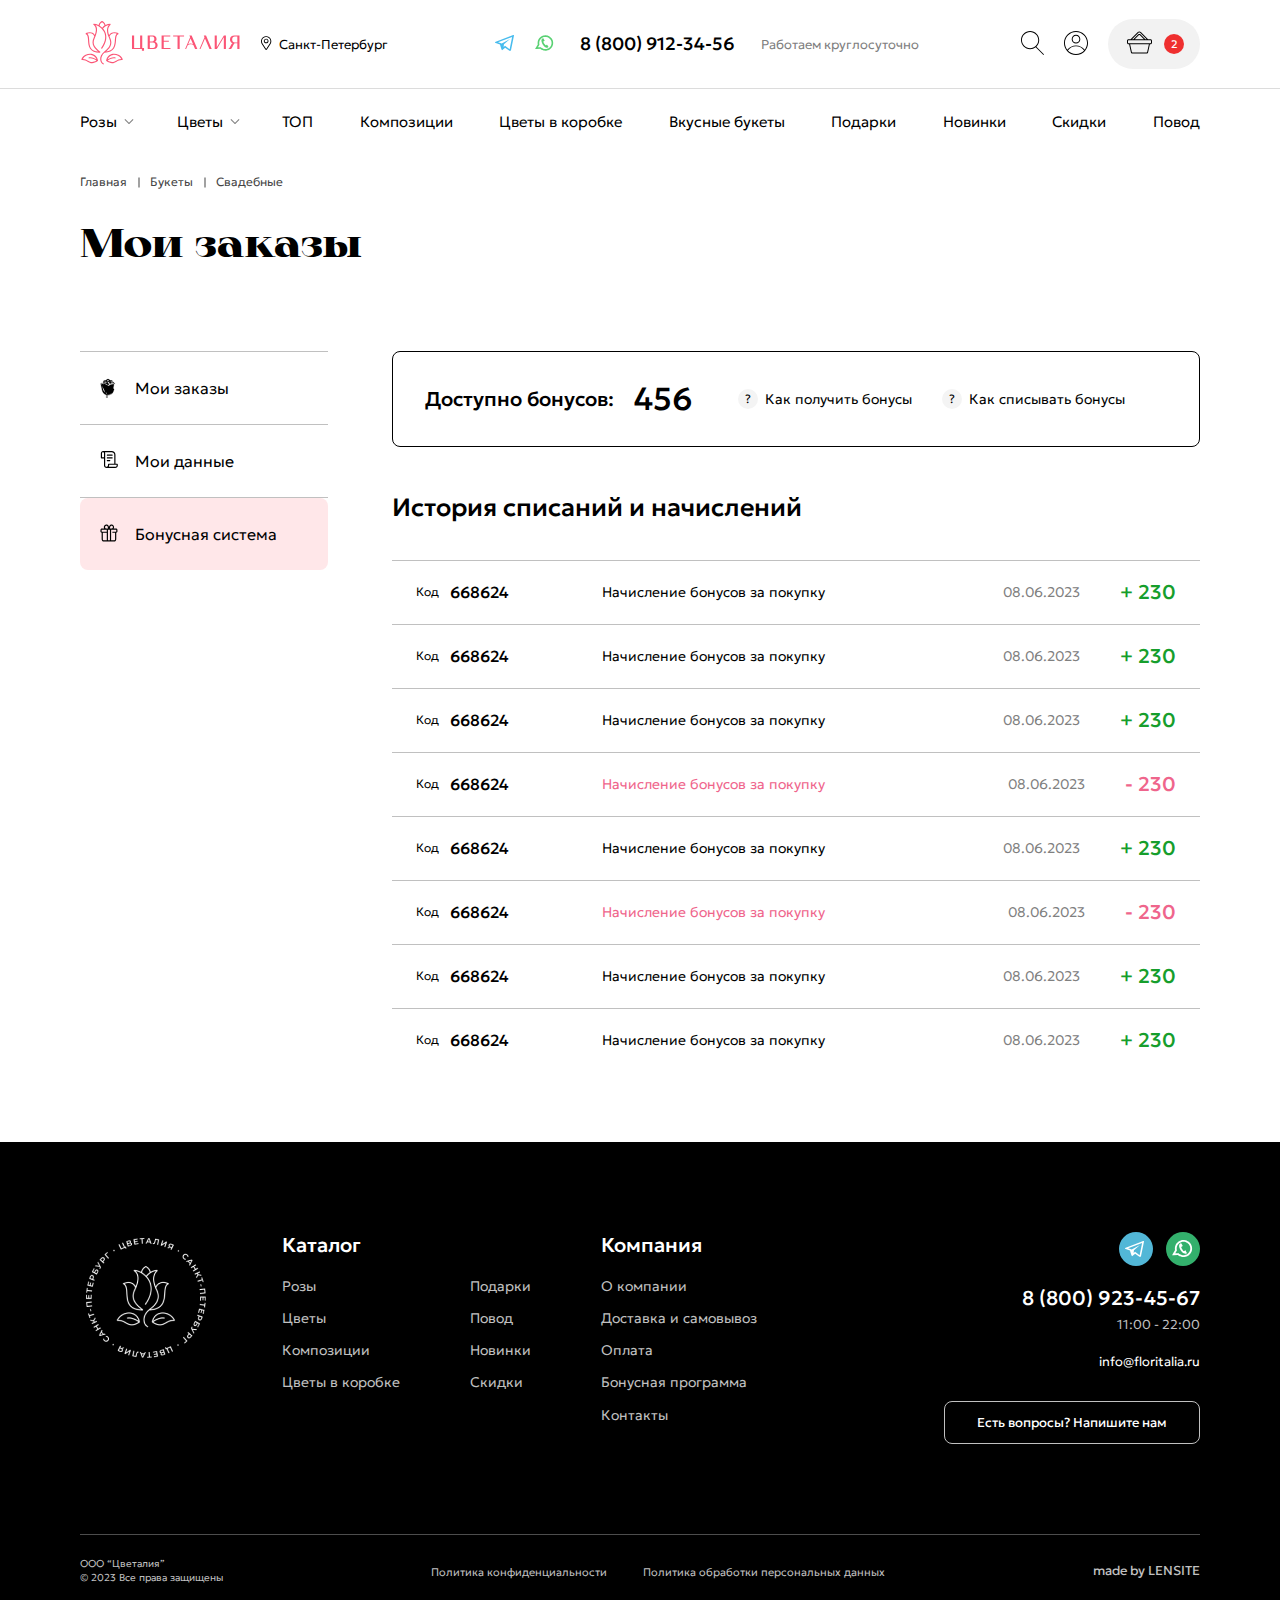
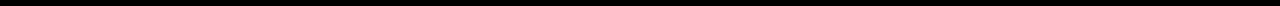
<file: bonus.html>
<!DOCTYPE html>
<html lang="ru">
	 <head>
	<title>Главная</title>
	<meta charset="UTF-8">
	<meta name="format-detection" content="telephone=no">
	<link rel="stylesheet" href="css/style.min.css">
	<link rel="shortcut icon" href="favicon.ico">
	<link rel="preload" as="fetch" href="js/vendors.min.js">
	<link rel="preload" as="fetch" href="js/app.min.js">
	<!-- <link rel="preload" as="fetch" href="js/map.min.js"> -->
	<link rel="preload" as="image" href="img/gallary1.png">

	<!-- <meta name="robots" content="noindex, nofollow"> -->
	<!-- <meta name="viewport" content="width=device-width, initial-scale=1.0, maximum-scale=1.0, user-scalable=0"> -->
	<meta name="viewport" content="width=device-width, initial-scale=1.0">
	<script defer src="js/vendors.min.js"></script>
	<script defer src="js/app.min.js"></script>
</head>
	<body>
		<div class="wrapper">
			<header class="header">
	<div class="header__container">


		<div class="header__statusBox">
			<div class="header__box">

				<div class="header__top _container">
					<div class="header__left">
						<a href="index.html" class="header__logo"><svg><use xlink:href="img/sprite.svg#logo-up"></use></svg></a>
						<div class="header__sity" data-da=".menu__sity, 991, 1">
							
							<select name="form[]" class="js-sel header__select">
								<option value="1" selected>Санкт-Петербург</option>
								<option value="2">Пункт №2</option>
								<option value="3">Пункт №3</option>
								<option value="4">Пункт №4</option>
							</select>
							<div class="header__navig">
								<svg><use xlink:href="img/sprite.svg#navig"></use></svg>
							</div>
						</div>
						
					</div>
			
					<div class="header__center">
						<div class="header__icons">
							<div class="header__icon"><a href="#"><svg><use xlink:href="img/sprite.svg#tg"></use></svg></a></div>
							<div class="header__icon"><a href="#"><svg><use xlink:href="img/sprite.svg#wts"></use></svg></a></div>
						</div>
						<div class="header__number"><a href="#">8 (800) 912-34-56</a></div>
		
						<div class="header__timework">
							<div>Работаем круглосуточно</div>
						</div>				
		
						<a href="index.html" class="header__logoMobile"><svg><use xlink:href="img/sprite.svg#logo-mob"></use></svg></a>
					</div>
			
					<div class="header__right">
						<div class="header__search">
	
							<a href="#search" class="header__searchImage _popup-link">
								<svg><use fill="#000" xlink:href="img/sprite.svg#search"></use></svg>
							</a>
						</div>
						<div class="header__user">
							<a href="#entrance" class="_popup-link"><svg><use xlink:href="img/sprite.svg#user"></use></svg></a>
						</div>
			
						<div class="header__basket">
							<div class="header__basketImage">
								<svg><use fill="#000" xlink:href="img/sprite.svg#cart"></use></svg>
							</div>
							<div class="header__counter">
								<span>2</span>
							</div>
							
						</div>
						
					</div>
	
					<div class="header__basketMenu basket">
						<div class="basket__content">
							<div class="basket__head">
								Корзина
							</div>
							<div class="basket__block">
								<div class="basket__box">
									<div class="fast__block">
										<div class="fast__image">
											<img src="img/popup-product.png" alt="">
										</div>
										<div class="fast__info">
											<div class="fast__head">
												<div class="fast__head_image">
													<img src="img/popup-product.png" alt="">
												</div>
												<div class="fast__head_btn">Букет светлых кустовых пионовидных роз в розовой коробке</div>
												<div class="fast__close _closeArrow"></div>
											</div>
											<div class="fast__function">
												<div class="fast__size">
													<div class="product__size">
														<svg><use xlink:href="img/sprite.svg#krest"></use></svg>
														<div>40-45 см</div>
													</div>
													<div class="product__size">
														<svg><use xlink:href="img/sprite.svg#up"></use></svg>
														<div>60-65 см</div>
													</div>
												</div>
		
												<div class="fast__quantity">
													<div class="product__quantity quantity">
														<button type="button" class="quantity__button quantity__button_minus"></button>
														<div class="quantity__input">
															<input autocomplete="off" type="text" name="form[]" value="1">
														</div>
														<button type="button" class="quantity__button quantity__button_plus"></button>
													</div>
												</div>
		
												<div class="fast__price">
													<div>3 590 ₽</div>
												</div>
		
											</div>
										</div>
									</div>
								</div>
	
								<div class="basket__box">
									<div class="fast__block">
										<div class="fast__image">
											<img src="img/popup-product.png" alt="">
										</div>
										<div class="fast__info">
											<div class="fast__head">
												<div class="fast__head_image">
													<img src="img/popup-product.png" alt="">
												</div>
												<div class="fast__head_btn">Букет светлых кустовых пионовидных роз в розовой коробке</div>
												<div class="fast__close _closeArrow"></div>
											</div>
											<div class="fast__function">
												<div class="fast__size">
													<div class="product__size">
														<svg><use xlink:href="img/sprite.svg#krest"></use></svg>
														<div>40-45 см</div>
													</div>
													<div class="product__size">
														<svg><use xlink:href="img/sprite.svg#up"></use></svg>
														<div>60-65 см</div>
													</div>
												</div>
		
												<div class="fast__quantity">
													<div class="product__quantity quantity">
														<button type="button" class="quantity__button quantity__button_minus"></button>
														<div class="quantity__input">
															<input autocomplete="off" type="text" name="form[]" value="1">
														</div>
														<button type="button" class="quantity__button quantity__button_plus"></button>
													</div>
												</div>
		
												<div class="fast__price">
													<div>3 590 ₽</div>
												</div>
		
											</div>
										</div>
									</div>
								</div>
	
							</div>
	
							<div class="basket__info">
								<div class="basket__text">
									<div>Итого:</div>
								</div>
								<div class="basket__price">
									<div>7180 р</div>
								</div>
							</div>
	
							<div class="basket__buttons">
								<div class="basket__button _button_pink">
									<a href="#">Оформить заказ</a>
								</div>
	
								<div class="basket__button _button_black">
									<a href="#">Перейти в корзину</a>
								</div>
	
							</div>
							<div class="basket__close _closeArrow"></div>
						</div>
					</div>
					
				</div>
	
			</div>
		</div>

		<div class="header__bottom">
			<div class="header__menu menu _container">
				<button type="button" class="menu__icon icon-menu" data-da=".header__left, 991, 1">
					<svg><use xlink:href="img/sprite.svg#crosses"></use></svg>
					<span>Меню</span>
				</button>
				<!-- <button type="button" data-da=".header__left, 991, 1">
					<div class="menu__arrow">
						<svg><use xlink:href="img/sprite.svg#arrow-back"></use></svg>
					</div>
				</button> -->
				<nav class="menu__body">
					<ul class="menu__list">
						<li class="menu__item menu__item_header _item_arrow _subMenu">
							<a href="#" class="menu__link _item_arrowblock">Розы</a>

							<div class="sub-menu__list">

								<div class="sub-menu__cap">
									<div class="sub-menu__filtersArrow menu__arrowBlock">
										<svg><use xlink:href="img/sprite.svg#arrow-back"></use></svg>
										<div class="menu__arrowText">
											Все цветы
										</div>
									</div>
								</div>
								
								<ul class="sub-menu__block">
											<!-- 1 -->
											<li class="sub-menu__item">
												<a href="#" class="sub-menu__box">
													<div class="sub-menu__image">
														<img src="img/rose1.png" alt="">
													</div>
													<div class="sub-menu__text">
														<div>Розовые розы</div>
													</div>
												</a>
											</li>

											<!-- 2 -->
											<li class="sub-menu__item">
												<a href="#" class="sub-menu__box">
													<div class="sub-menu__image">
														<img src="img/rose2.png" alt="">
													</div>
													<div class="sub-menu__text">
														<div>Чайные розы</div>
													</div>
												</a>
											</li>

											<!-- 3 -->
											<li class="sub-menu__item">
												<a href="#" class="sub-menu__box">
													<div class="sub-menu__image">
														<img src="img/rose3.png" alt="">
													</div>
													<div class="sub-menu__text">
														<div>Белые розы</div>
													</div>
												</a>
											</li>

										<!-- 4 -->
										<li class="sub-menu__item">
											<a href="#" class="sub-menu__box">
												<div class="sub-menu__image">
													<img src="img/rose4.png" alt="">
												</div>
												<div class="sub-menu__text">
													<div>Красные розы</div>
												</div>
											</a>
										</li>

										<!-- 5 -->
										<li class="sub-menu__item">
											<a href="#" class="sub-menu__box">
												<div class="sub-menu__image">
													<img src="img/rose5.png" alt="">
												</div>
												<div class="sub-menu__text">
													<div>Розы в коробках</div>
												</div>
											</a>
										</li>

										<!-- 6 -->
										<li class="sub-menu__item">
											<a href="#" class="sub-menu__box">
												<div class="sub-menu__image">
													<img src="img/rose6.png" alt="">
												</div>
												<div class="sub-menu__text">
													<div>Букеты из роз</div>
												</div>
											</a>
										</li>

								</ul>
							</div>

						</li>
						<li class="menu__item menu__item_header _item_arrow _subMenu">
							<a href="#" class="menu__link _item_arrowblock">Цветы</a>

							<div class="sub-menu__list">
								<div class="sub-menu__cap">
									<div class="sub-menu__filtersArrow menu__arrowBlock">
										<svg><use xlink:href="img/sprite.svg#arrow-back"></use></svg>
										<div class="menu__arrowText">
											Все цветы
										</div>
									</div>
								</div>
								<div class="sub-menu__block sub-menu__block_line">
									<ul class="sub-menu__block_mas">
										<!-- 1 -->
										<li class="sub-menu__item">
											<a href="#" class="sub-menu__box">
												<div class="sub-menu__image">
													<img src="img/flowers1.png" alt="">
												</div>
												<div class="sub-menu__text">
													<div>Альстромерии</div>
												</div>
											</a>
										</li>
		
										<!-- 2 -->
										<li class="sub-menu__item">
											<a href="#" class="sub-menu__box">
												<div class="sub-menu__image">
													<img src="img/flowers2.png" alt="">
												</div>
												<div class="sub-menu__text">
													<div>Герберы</div>
												</div>
											</a>
										</li>
		
										<!-- 3 -->
										<li class="sub-menu__item">
											<a href="#" class="sub-menu__box">
												<div class="sub-menu__image">
													<img src="img/flowers3.png" alt="">
												</div>
												<div class="sub-menu__text">
													<div>Гвоздики</div>
												</div>
											</a>
										</li>
		
										<!-- 4 -->
										<li class="sub-menu__item">
											<a href="#" class="sub-menu__box">
												<div class="sub-menu__image">
													<img src="img/flowers4.png" alt="">
												</div>
												<div class="sub-menu__text">
													<div>Гипсофила</div>
												</div>
											</a>
										</li>
		
										<!-- 5 -->
										<li class="sub-menu__item">
											<a href="#" class="sub-menu__box">
												<div class="sub-menu__image">
													<img src="img/flowers5.png" alt="">
												</div>
												<div class="sub-menu__text">
													<div>Гортензии</div>
												</div>
											</a>
										</li>
		
										<!-- 6 -->
										<li class="sub-menu__item">
											<a href="#" class="sub-menu__box">
												<div class="sub-menu__image">
													<img src="img/flowers6.png" alt="">
												</div>
												<div class="sub-menu__text">
													<div>Ирисы</div>
												</div>
											</a>
										</li>
		
										<!-- 7 -->
										<li class="sub-menu__item">
											<a href="#" class="sub-menu__box">
												<div class="sub-menu__image">
													<img src="img/flowers7.png" alt="">
												</div>
												<div class="sub-menu__text">
													<div>Каллы</div>
												</div>
											</a>
										</li>
		
										<!-- 8 -->
										<li class="sub-menu__item">
											<a href="#" class="sub-menu__box">
												<div class="sub-menu__image">
													<img src="img/flowers8.png" alt="">
												</div>
												<div class="sub-menu__text">
													<div>Лилии</div>
												</div>
											</a>
										</li>
		
										<!-- 9 -->
										<li class="sub-menu__item">
											<a href="#" class="sub-menu__box">
												<div class="sub-menu__image">
													<img src="img/flowers9.png" alt="">
												</div>
												<div class="sub-menu__text">
													<div>Орхидеи</div>
												</div>
											</a>
										</li>

									</ul>
									<ul class="sub-menu__block_mas">

										<!-- 10 -->
										<li class="sub-menu__item">
											<a href="#" class="sub-menu__box">
												<div class="sub-menu__image">
													<img src="img/flowers10.png" alt="">
												</div>
												<div class="sub-menu__text">
													<div>Пионы</div>
												</div>
											</a>
										</li>
		
										<!-- 11 -->
										<li class="sub-menu__item">
											<a href="#" class="sub-menu__box">
												<div class="sub-menu__image">
													<img src="img/flowers11.png" alt="">
												</div>
												<div class="sub-menu__text">
													<div>Подсолнухи</div>
												</div>
											</a>
										</li>
		
										<!-- 12 -->
										<li class="sub-menu__item">
											<a href="#" class="sub-menu__box">
												<div class="sub-menu__image">
													<img src="img/flowers12.png" alt="">
												</div>
												<div class="sub-menu__text">
													<div>Ромашки</div>
												</div>
											</a>
										</li>
		
										<!-- 13 -->
										<li class="sub-menu__item">
											<a href="#" class="sub-menu__box">
												<div class="sub-menu__image">
													<img src="img/flowers13.png" alt="">
												</div>
												<div class="sub-menu__text">
													<div>Статица</div>
												</div>
											</a>
										</li>
		
										<!-- 14 -->
										<li class="sub-menu__item">
											<a href="#" class="sub-menu__box">
												<div class="sub-menu__image">
													<img src="img/flowers14.png" alt="">
												</div>
												<div class="sub-menu__text">
													<div>Сухоцветы</div>
												</div>
											</a>
										</li>
		
										<!-- 15 -->
										<li class="sub-menu__item">
											<a href="#" class="sub-menu__box">
												<div class="sub-menu__image">
													<img src="img/flowers15.png" alt="">
												</div>
												<div class="sub-menu__text">
													<div>Тюльпаны</div>
												</div>
											</a>
										</li>
		
										<!-- 16 -->
										<li class="sub-menu__item">
											<a href="#" class="sub-menu__box">
												<div class="sub-menu__image">
													<img src="img/flowers16.png" alt="">
												</div>
												<div class="sub-menu__text">
													<div>Фрезия</div>
												</div>
											</a>
										</li>
		
										<!-- 17 -->
										<li class="sub-menu__item">
											<a href="#" class="sub-menu__box">
												<div class="sub-menu__image">
													<img src="img/flowers17.png" alt="">
												</div>
												<div class="sub-menu__text">
													<div>Хризантемы</div>
												</div>
											</a>
										</li>
		
										<!-- 18 -->
										<li class="sub-menu__item">
											<a href="#" class="sub-menu__box">
												<div class="sub-menu__image">
													<img src="img/flowers18.png" alt="">
												</div>
												<div class="sub-menu__text">
													<div>Эустома</div>
												</div>
											</a>
										</li>

									</ul>
								</div>
								
							</div>
						</li>
						<li class="menu__item"><a href="#" class="menu__link">ТОП</a></li>
						<li class="menu__item"><a href="#" class="menu__link">Композиции</a></li>
						<li class="menu__item"><a href="#" class="menu__link">Цветы в коробке</a></li>
						<li class="menu__item"><a href="#" class="menu__link">Вкусные букеты</a></li>
						<li class="menu__item"><a href="#" class="menu__link">Подарки</a></li>
						<li class="menu__item"><a href="#" class="menu__link">Новинки</a></li>
						<li class="menu__item"><a href="#" class="menu__link">Скидки</a></li>
						<li class="menu__item"><a href="#" class="menu__link">Повод</a></li>
					</ul>
					<div class="menu__pages">
						<ul class="menu__pagesMenu">
							<li class="menu__pagesItem"><a href="#">О компании</a></li>
							<li class="menu__pagesItem"><a href="#">Доставка и самовывоз</a></li>
							<li class="menu__pagesItem"><a href="#">Оплата</a></li>
							<li class="menu__pagesItem"><a href="#">Бонусная программа</a></li>
							<li class="menu__pagesItem"><a href="#">Контакты</a></li>
						</ul>
					</div>
					<div class="menu__sity">

					</div>
				</nav>
			</div>
		</div>



	</div>
</header>


<div class="chase">
	<div class="chase__block _container">
		<div class="chase__menu">

			
			<div class="header__menu menu">
				<nav class="menu__body">
					<ul class="menu__list">
						<li class="menu__item menu__item_header _item_arrow _subMenu">
							<a href="#" class="menu__link _item_arrowblock">Розы</a>
							<ul class="sub-menu__list">
								<div class="sub-menu__block">
										<!-- 1 -->
										<li class="sub-menu__item">
											<a href="#" class="sub-menu__box">
												<div class="sub-menu__image">
													<img src="img/rose1.png" alt="">
												</div>
												<div class="sub-menu__text">
													<div>Розовые розы</div>
												</div>
											</a>
										</li>

										<!-- 2 -->
										<li class="sub-menu__item">
											<a href="#" class="sub-menu__box">
												<div class="sub-menu__image">
													<img src="img/rose2.png" alt="">
												</div>
												<div class="sub-menu__text">
													<div>Чайные розы</div>
												</div>
											</a>
										</li>

										<!-- 3 -->
										<li class="sub-menu__item">
											<a href="#" class="sub-menu__box">
												<div class="sub-menu__image">
													<img src="img/rose3.png" alt="">
												</div>
												<div class="sub-menu__text">
													<div>Белые розы</div>
												</div>
											</a>
										</li>

									<!-- 4 -->
									<li class="sub-menu__item">
										<a href="#" class="sub-menu__box">
											<div class="sub-menu__image">
												<img src="img/rose4.png" alt="">
											</div>
											<div class="sub-menu__text">
												<div>Красные розы</div>
											</div>
										</a>
									</li>

									<!-- 5 -->
									<li class="sub-menu__item">
										<a href="#" class="sub-menu__box">
											<div class="sub-menu__image">
												<img src="img/rose5.png" alt="">
											</div>
											<div class="sub-menu__text">
												<div>Розы в коробках</div>
											</div>
										</a>
									</li>

									<!-- 6 -->
									<li class="sub-menu__item">
										<a href="#" class="sub-menu__box">
											<div class="sub-menu__image">
												<img src="img/rose6.png" alt="">
											</div>
											<div class="sub-menu__text">
												<div>Букеты из роз</div>
											</div>
										</a>
									</li>

								</div>

							</ul>

						</li>
						<li class="menu__item menu__item_header _item_arrow _subMenu">
							<a href="#" class="menu__link _item_arrowblock">Цветы</a>
							<ul class="sub-menu__list">
								<div class="sub-menu__block">
									<!-- 1 -->
									<li class="sub-menu__item">
										<a href="#" class="sub-menu__box">
											<div class="sub-menu__image">
												<img src="img/flowers1.png" alt="">
											</div>
											<div class="sub-menu__text">
												<div>Альстромерии</div>
											</div>
										</a>
									</li>
	
									<!-- 2 -->
									<li class="sub-menu__item">
										<a href="#" class="sub-menu__box">
											<div class="sub-menu__image">
												<img src="img/flowers2.png" alt="">
											</div>
											<div class="sub-menu__text">
												<div>Герберы</div>
											</div>
										</a>
									</li>
	
									<!-- 3 -->
									<li class="sub-menu__item">
										<a href="#" class="sub-menu__box">
											<div class="sub-menu__image">
												<img src="img/flowers3.png" alt="">
											</div>
											<div class="sub-menu__text">
												<div>Гвоздики</div>
											</div>
										</a>
									</li>
	
									<!-- 4 -->
									<li class="sub-menu__item">
										<a href="#" class="sub-menu__box">
											<div class="sub-menu__image">
												<img src="img/flowers4.png" alt="">
											</div>
											<div class="sub-menu__text">
												<div>Гипсофила</div>
											</div>
										</a>
									</li>
	
									<!-- 5 -->
									<li class="sub-menu__item">
										<a href="#" class="sub-menu__box">
											<div class="sub-menu__image">
												<img src="img/flowers5.png" alt="">
											</div>
											<div class="sub-menu__text">
												<div>Гортензии</div>
											</div>
										</a>
									</li>
	
									<!-- 6 -->
									<li class="sub-menu__item">
										<a href="#" class="sub-menu__box">
											<div class="sub-menu__image">
												<img src="img/flowers6.png" alt="">
											</div>
											<div class="sub-menu__text">
												<div>Ирисы</div>
											</div>
										</a>
									</li>
	
									<!-- 7 -->
									<li class="sub-menu__item">
										<a href="#" class="sub-menu__box">
											<div class="sub-menu__image">
												<img src="img/flowers7.png" alt="">
											</div>
											<div class="sub-menu__text">
												<div>Каллы</div>
											</div>
										</a>
									</li>
	
									<!-- 8 -->
									<li class="sub-menu__item">
										<a href="#" class="sub-menu__box">
											<div class="sub-menu__image">
												<img src="img/flowers8.png" alt="">
											</div>
											<div class="sub-menu__text">
												<div>Лилии</div>
											</div>
										</a>
									</li>
	
									<!-- 9 -->
									<li class="sub-menu__item">
										<a href="#" class="sub-menu__box">
											<div class="sub-menu__image">
												<img src="img/flowers9.png" alt="">
											</div>
											<div class="sub-menu__text">
												<div>Орхидеи</div>
											</div>
										</a>
									</li>
								</div>
								
								<div class="sub-menu__block">
									<!-- 10 -->
									<li class="sub-menu__item">
										<a href="#" class="sub-menu__box">
											<div class="sub-menu__image">
												<img src="img/flowers10.png" alt="">
											</div>
											<div class="sub-menu__text">
												<div>Пионы</div>
											</div>
										</a>
									</li>
	
									<!-- 11 -->
									<li class="sub-menu__item">
										<a href="#" class="sub-menu__box">
											<div class="sub-menu__image">
												<img src="img/flowers11.png" alt="">
											</div>
											<div class="sub-menu__text">
												<div>Подсолнухи</div>
											</div>
										</a>
									</li>
	
									<!-- 12 -->
									<li class="sub-menu__item">
										<a href="#" class="sub-menu__box">
											<div class="sub-menu__image">
												<img src="img/flowers12.png" alt="">
											</div>
											<div class="sub-menu__text">
												<div>Ромашки</div>
											</div>
										</a>
									</li>
	
									<!-- 13 -->
									<li class="sub-menu__item">
										<a href="#" class="sub-menu__box">
											<div class="sub-menu__image">
												<img src="img/flowers13.png" alt="">
											</div>
											<div class="sub-menu__text">
												<div>Статица</div>
											</div>
										</a>
									</li>
	
									<!-- 14 -->
									<li class="sub-menu__item">
										<a href="#" class="sub-menu__box">
											<div class="sub-menu__image">
												<img src="img/flowers14.png" alt="">
											</div>
											<div class="sub-menu__text">
												<div>Сухоцветы</div>
											</div>
										</a>
									</li>
	
									<!-- 15 -->
									<li class="sub-menu__item">
										<a href="#" class="sub-menu__box">
											<div class="sub-menu__image">
												<img src="img/flowers15.png" alt="">
											</div>
											<div class="sub-menu__text">
												<div>Тюльпаны</div>
											</div>
										</a>
									</li>
	
									<!-- 16 -->
									<li class="sub-menu__item">
										<a href="#" class="sub-menu__box">
											<div class="sub-menu__image">
												<img src="img/flowers16.png" alt="">
											</div>
											<div class="sub-menu__text">
												<div>Фрезия</div>
											</div>
										</a>
									</li>
	
									<!-- 17 -->
									<li class="sub-menu__item">
										<a href="#" class="sub-menu__box">
											<div class="sub-menu__image">
												<img src="img/flowers17.png" alt="">
											</div>
											<div class="sub-menu__text">
												<div>Хризантемы</div>
											</div>
										</a>
									</li>
	
									<!-- 18 -->
									<li class="sub-menu__item">
										<a href="#" class="sub-menu__box">
											<div class="sub-menu__image">
												<img src="img/flowers18.png" alt="">
											</div>
											<div class="sub-menu__text">
												<div>Эустома</div>
											</div>
										</a>
									</li>
								</div>

							</ul>
						</li>
						<li class="menu__item"><a href="#" class="menu__link">ТОП</a></li>
						<li class="menu__item"><a href="#" class="menu__link">Композиции</a></li>
						<li class="menu__item"><a href="#" class="menu__link">Цветы в коробке</a></li>
						<li class="menu__item"><a href="#" class="menu__link">Вкусные букеты</a></li>
						<li class="menu__item"><a href="#" class="menu__link">Подарки</a></li>
						<li class="menu__item"><a href="#" class="menu__link">Новинки</a></li>
						<li class="menu__item"><a href="#" class="menu__link">Скидки</a></li>
						<li class="menu__item"><a href="#" class="menu__link">Повод</a></li>
					</ul>
					<div class="menu__pages">
						<ul class="menu__pagesMenu">
							<li class="menu__pagesItem"><a href="#">О компании</a></li>
							<li class="menu__pagesItem"><a href="#">Доставка и самовывоз</a></li>
							<li class="menu__pagesItem"><a href="#">Оплата</a></li>
							<li class="menu__pagesItem"><a href="#">Бонусная программа</a></li>
							<li class="menu__pagesItem"><a href="#">Контакты</a></li>
						</ul>
					</div>
					<div class="menu__sity">

					</div>
				</nav>
			</div>


		</div>

		<div class="chase__cart">
			<div class="header__basket">
				<div class="header__basketImage">
					<svg><use fill="#000" xlink:href="img/sprite.svg#cart"></use></svg>
				</div>
				<div class="header__counter">
					<span>2</span>
				</div>
				
			</div>
		</div>

		<!-- <div class="header__basketMenu basket">
			<div class="basket__content">
				<div class="basket__head">
					<h3>Корзина</h3>
				</div>
				<div class="basket__block">
					<div class="basket__box">
						<div class="fast__block">
							<div class="fast__image">
								<img src="img/popup-product.png" alt="">
							</div>
							<div class="fast__info">
								<div class="fast__head">
									<div class="fast__head_image">
										<img src="img/popup-product.png" alt="">
									</div>
									<h4>Букет светлых кустовых пионовидных роз в розовой коробке</h4>
									<div class="fast__close _closeArrow"></div>
								</div>
								<div class="fast__function">
									<div class="fast__size">
										<div class="product__size">
											<svg><use xlink:href="/img/sprite.svg#krest"></use></svg>
											<p>40-45 см</p>
										</div>
										<div class="product__size">
											<svg><use xlink:href="/img/sprite.svg#up"></use></svg>
											<p>60-65 см</p>
										</div>
									</div>

									<div class="fast__quantity">
										<div class="product__quantity quantity">
											<button type="button" class="quantity__button quantity__button_minus"></button>
											<div class="quantity__input">
												<input autocomplete="off" type="text" name="form[]" value="1">
											</div>
											<button type="button" class="quantity__button quantity__button_plus"></button>
										</div>
									</div>

									<div class="fast__price">
										<p>3 590 ₽</p>
									</div>

								</div>
							</div>
						</div>
					</div>

					<div class="basket__box">
						<div class="fast__block">
							<div class="fast__image">
								<img src="img/popup-product.png" alt="">
							</div>
							<div class="fast__info">
								<div class="fast__head">
									<div class="fast__head_image">
										<img src="img/popup-product.png" alt="">
									</div>
									<h4>Букет светлых кустовых пионовидных роз в розовой коробке</h4>
									<div class="fast__close _closeArrow"></div>
								</div>
								<div class="fast__function">
									<div class="fast__size">
										<div class="product__size">
											<svg><use xlink:href="/img/sprite.svg#krest"></use></svg>
											<p>40-45 см</p>
										</div>
										<div class="product__size">
											<svg><use xlink:href="/img/sprite.svg#up"></use></svg>
											<p>60-65 см</p>
										</div>
									</div>

									<div class="fast__quantity">
										<div class="product__quantity quantity">
											<button type="button" class="quantity__button quantity__button_minus"></button>
											<div class="quantity__input">
												<input autocomplete="off" type="text" name="form[]" value="1">
											</div>
											<button type="button" class="quantity__button quantity__button_plus"></button>
										</div>
									</div>

									<div class="fast__price">
										<p>3 590 ₽</p>
									</div>

								</div>
							</div>
						</div>
					</div>

				</div>

				<div class="basket__info">
					<div class="basket__text">
						<p>Итого:</p>
					</div>
					<div class="basket__price">
						<p>7180 р</p>
					</div>
				</div>

				<div class="basket__buttons">
					<div class="basket__button">
						<a href="#">Оформить заказ</a>
					</div>

					<div class="basket__button">
						<a href="#">Перейти в корзину</a>
					</div>

				</div>
			</div>
		</div> -->

	</div>
</div>
			<main class="page">

				<div class="cap">
					<div class="cap__content _container">
						<ul class="cap__crumbs">
							<li class="cap__crumb">
								<a href="#" class="cap__crumb_link">Главная</a>
							</li>
							<li class="cap__crumb">
								<a href="#" class="cap__crumb_link">Букеты</a>
							</li>
							<li class="cap__crumb">
								<a href="#" class="cap__crumb_link">Свадебные</a>
							</li>
						</ul>
						<div class="cap__header">
							<div class="_macherTitle">Мои заказы</div>
                     <div class="cap__burger">
                        <span></span>
                     </div>
						</div>
					</div>
					
				</div>


				<div class="client">
               <div class="client__content _container">
                  <div class="client__sidebar">
                     <div  class="personal" data-da=".cap, 991, 1">
                        <div class="personal__content">
                           <ul class="personal__list">
                              <li class="personal__item"><a href="orders.html" class="personal__link"><svg><use xlink:href="img/sprite.svg#tulip"></use></svg><span class="personal__text">Мои заказы</span></a></li>
                              <li class="personal__item"><a href="personal.html" class="personal__link"><svg><use xlink:href="img/sprite.svg#list"></use></svg><span class="personal__text">Мои данные</span></a></li>
                              <li class="personal__item _active"><a href="bonus.html" class="personal__link"><svg><use xlink:href="img/sprite.svg#gift"></use></svg><span class="personal__text">Бонусная система</span></a></li>
                           </ul>
                        </div>
                     </div>
                  </div>

						<div class="client__box">
							<div class="bonus">

								<div class="bonus__info">
									<div class="bonus__access">
										<div class="bonus__title">Доступно бонусов:</div>
										<div class="bonus__number">456</div>
									</div>
									<div class="bonus__questions">
										<div class="bonus__question">
											<div class="bonus__icon">?</div>
											<div class="bonus__how">Как получить бонусы</div>
										</div>
										<div class="bonus__question">
											<div class="bonus__icon">?</div>
											<div class="bonus__how">Как списывать бонусы</div>
										</div>
									</div>
								</div>

								<div class="bonus__head">История списаний и начислений</div>
								<div class="bonus__block">
									<!-- 1 -->
									<div class="bonus__box">
										<div class="bonus__left">
											<div class="bonus__numbers">
												<div class="bonus__code">Код</div>
												<div class="bonus__symbol">668624</div>
											</div>
											<div class="bonus__text">Начисление бонусов за покупку</div>
										</div>

										<div class="bonus__right">
											<div class="bonus__date">08.06.2023</div>
											<div class="bonus__price">+ 230</div>
										</div>
									</div>

									<!-- 2 -->
									<div class="bonus__box">
										<div class="bonus__left">
											<div class="bonus__numbers">
												<div class="bonus__code">Код</div>
												<div class="bonus__symbol">668624</div>
											</div>
											<div class="bonus__text">Начисление бонусов за покупку</div>
										</div>

										<div class="bonus__right">
											<div class="bonus__date">08.06.2023</div>
											<div class="bonus__price">+ 230</div>
										</div>
									</div>

									<!-- 3 -->
									<div class="bonus__box">
										<div class="bonus__left">
											<div class="bonus__numbers">
												<div class="bonus__code">Код</div>
												<div class="bonus__symbol">668624</div>
											</div>
											<div class="bonus__text">Начисление бонусов за покупку</div>
										</div>

										<div class="bonus__right">
											<div class="bonus__date">08.06.2023</div>
											<div class="bonus__price">+ 230</div>
										</div>
									</div>

									<!-- 4 -->
									<div class="bonus__box _active">
										<div class="bonus__left">
											<div class="bonus__numbers">
												<div class="bonus__code">Код</div>
												<div class="bonus__symbol">668624</div>
											</div>
											<div class="bonus__text">Начисление бонусов за покупку</div>
										</div>

										<div class="bonus__right">
											<div class="bonus__date">08.06.2023</div>
											<div class="bonus__price">- 230</div>
										</div>
									</div>

									<!-- 5 -->
									<div class="bonus__box">
										<div class="bonus__left">
											<div class="bonus__numbers">
												<div class="bonus__code">Код</div>
												<div class="bonus__symbol">668624</div>
											</div>
											<div class="bonus__text">Начисление бонусов за покупку</div>
										</div>

										<div class="bonus__right">
											<div class="bonus__date">08.06.2023</div>
											<div class="bonus__price">+ 230</div>
										</div>
									</div>

									<!-- 6 -->
									<div class="bonus__box _active">
										<div class="bonus__left">
											<div class="bonus__numbers">
												<div class="bonus__code">Код</div>
												<div class="bonus__symbol">668624</div>
											</div>
											<div class="bonus__text">Начисление бонусов за покупку</div>
										</div>

										<div class="bonus__right">
											<div class="bonus__date">08.06.2023</div>
											<div class="bonus__price">- 230</div>
										</div>
									</div>

									<!-- 7 -->
									<div class="bonus__box">
										<div class="bonus__left">
											<div class="bonus__numbers">
												<div class="bonus__code">Код</div>
												<div class="bonus__symbol">668624</div>
											</div>
											<div class="bonus__text">Начисление бонусов за покупку</div>
										</div>

										<div class="bonus__right">
											<div class="bonus__date">08.06.2023</div>
											<div class="bonus__price">+ 230</div>
										</div>
									</div>

									<!-- 8 -->
									<div class="bonus__box">
										<div class="bonus__left">
											<div class="bonus__numbers">
												<div class="bonus__code">Код</div>
												<div class="bonus__symbol">668624</div>
											</div>
											<div class="bonus__text">Начисление бонусов за покупку</div>
										</div>

										<div class="bonus__right">
											<div class="bonus__date">08.06.2023</div>
											<div class="bonus__price">+ 230</div>
										</div>
									</div>

								</div>
							</div>
						</div>


                  <div class="back"></div>
               </div>

            </div>



         </main>
			<footer class="footer">
	<div class="footer__container _container">
		<div class="footer__top">
			<div class="footer__center">
				<div class="footer__blockImage">
					<a href="#" class="footer__logo" data-da=".footer__blockLast, 768, last"><svg><use xlink:href="img/sprite.svg#footerSvg"></use></svg></a>
					<div class="footer__block">
						<div class="footer__title">
							Каталог
						</div>
						<div class="footer__catalog">
							<ul class="footer__list">
								<li class="footer__item"><a href="catalog.html">Розы</a></li>
								<li class="footer__item"><a href="#">Цветы</a></li>
								<li class="footer__item"><a href="#">Композиции</a></li>
								<li class="footer__item"><a href="#">Цветы в коробке</a></li>
							</ul>
							<ul class="footer__list">
								<li class="footer__item"><a href="#">Подарки</a></li>
								<li class="footer__item"><a href="#">Повод</a></li>
								<li class="footer__item"><a href="#">Новинки</a></li>
								<li class="footer__item"><a href="special.html">Скидки</a></li>
							</ul>
						</div>
						
					</div>
				</div>

				<div class="footer__block footer__blockLast">
					<div class="footer__title">
						Компания
					</div>
					<ul class="footer__list">
						<li class="footer__item"><a href="company.html">О компании</a></li>
						<li class="footer__item"><a href="#">Доставка и самовывоз</a></li>
						<li class="footer__item"><a href="payment.html">Оплата</a></li>
						<li class="footer__item"><a href="bonus.html">Бонусная программа</a></li>
						<li class="footer__item"><a href="contact.html">Контакты</a></li>
					</ul>
				</div>

			</div>
			<div class="footer__right">
				<div class="footer__phone">
					<div class="footer__icons">
						<a href="#" class="footer__icon">
							<svg><use xlink:href="img/sprite.svg#foot-tg"></use></svg>
						</a>
						<a href="#" class="footer__icon">
							<svg><use xlink:href="img/sprite.svg#wts-foot"></use></svg>
						</a>
					</div>
					<div class="footer__number">
						<a href="#">8 (800) 923-45-67</a>
					</div>
				</div>
				<div class="footer__time">
					<div>11:00 - 22:00</div>
				</div>
				<a href="#" class="footer__email">
					info@floritalia.ru
				</a>
				<div class="footer__button">Есть вопросы? Напишите нам</div>
			</div>
		</div>

		<div class="footer__bottom">
			<div class="footer__box">
				<div class="footer__comp">
					<div>ООО “Цветалия”</div>
					<div>© 2023 Все права защищены</div>
				</div>
				<div class="footer__policy" data-da=".footer__bottom, 768, 0">
					<div class="footer__privacy">
						<a href="#">Политика конфиденциальности</a>
					</div>
					<div class="footer__privacy">
						<a href="#">Политика обработки персональных данных</a>
					</div>
				</div>
				<div class="footer__lensite">
					<div>made by LENSITE</div>
				</div>
			</div>
		</div>
	</div>
</footer>
		</div>
		<div class="popup popup_product">
	<div class="popup__content">
		<div class="popup__body">
			<div class="popup__close _closeArrow"></div>
			<div class="fast">
				<div class="popup__fast fast">
					<div class="fast__title">
						Быстрый заказ
					</div>
					<div class="fast__text">
						<div>Оформите заказ по телефону +7(812) 912-34-56 или заполните форму ниже</div>
					</div>
					<form action="#" class="fast__form">
						<div class="fast__contact">
							<div class="fast__input">
								<label for="">Ваше имя</label>
								<input autocomplete="off" type="text" name="form[]" data-value="" data-error="Введите корректное значение" placeholder="" class="input _req">
								<div class="form__error"></div>
							</div>
							<div class="fast__input">
								<label for="">Номер телефона</label>
								<input autocomplete="off" type="text" name="form[]" data-value="" data-error="Введите корректное значение" placeholder="" class="input _req _phone">
								<div class="form__error"></div>
							</div>
						</div>

						<div class="fast__box">

							<!-- 1 -->
							<div class="fast__block">
								<div class="fast__image">
									<img src="img/popup-product.png" alt="">
								</div>
								<div class="fast__info">
									<div class="fast__head">
										<div class="fast__head_image">
											<img src="img/popup-product.png" alt="">
										</div>
										<div class="fast__head_btn">Букет светлых кустовых пионовидных роз в розовой коробке</div>
										<div class="fast__close _closeArrow"></div>
									</div>
									<div class="fast__function">
										<div class="fast__size">
											<div class="product__size">
												<svg><use xlink:href="img/sprite.svg#krest"></use></svg>
												<div>40-45 см</div>
											</div>
											<div class="product__size">
												<svg><use xlink:href="img/sprite.svg#up"></use></svg>
												<div>60-65 см</div>
											</div>
										</div>

										<div class="fast__quantity">
											<div class="product__quantity quantity">
												<button type="button" class="quantity__button quantity__button_minus"></button>
												<div class="quantity__input">
													<input autocomplete="off" type="text" name="form[]" value="1">
												</div>
												<button type="button" class="quantity__button quantity__button_plus"></button>
											</div>
										</div>

										<div class="fast__price">
											<div>3 590 ₽</div>
										</div>

									</div>
								</div>
							</div>

							<!-- 2 -->
							<div class="fast__block">
								<div class="fast__image">
									<img src="img/popup-product.png" alt="">
								</div>
								<div class="fast__info">
									<div class="fast__head">
										<div class="fast__head_image">
											<img src="img/popup-product.png" alt="">
										</div>
										<div class="fast__head_btn">Букет светлых кустовых пионовидных роз в розовой коробке</div>
										<div class="fast__close _closeArrow"></div>
									</div>
									<div class="fast__function">
										<div class="fast__size">
											<div class="product__size">
												<svg><use xlink:href="img/sprite.svg#krest"></use></svg>
												<div>40-45 см</div>
											</div>
											<div class="product__size">
												<svg><use xlink:href="img/sprite.svg#up"></use></svg>
												<div>60-65 см</div>
											</div>
										</div>

										<div class="fast__quantity">
											<div class="product__quantity quantity">
												<button type="button" class="quantity__button quantity__button_minus"></button>
												<div class="quantity__input">
													<input autocomplete="off" type="text" name="form[]" value="1">
												</div>
												<button type="button" class="quantity__button quantity__button_plus"></button>
											</div>
										</div>

										<div class="fast__price">
											<div>3 590 ₽</div>
										</div>

									</div>
								</div>
							</div>
						</div>


						<div class="fast__button">
							<button type="submit" class="button btn">Отправить</button>
						</div>

						<div class="fast__checkbox checkbox">
							<input id="c_11" data-error="Ошибка" class="checkbox__input" type="checkbox" value="1" name="form[]">
							<label for="c_11" class="checkbox__label"><span class="checkbox__text">Принимаю условия <a href="">Публичной оферты</a></span></label>
						</div>
						
						
					</form>
				</div>
			</div>
		</div>
	</div>
</div>



<div class="popup popup_entrance">
	<div class="popup__content">
		<div class="popup__body">
			<div class="popup__close _closeArrow"></div>
			<div class="entrance">
				<div class="entrance__head">
					Вход
				</div>
				<form action="#" class="entrance__form">
					<div class="entrance__block">
						<div class="entrance__input">
							<label for="c_9" class="label"><span class="label">Телефон или e-mail</span></label>
							<input id="c_9" autocomplete="off" data-error="Введите корректное значение" class="input _req" type="text" value="" name="form[]">
						</div>

						<div class="entrance__input">
							<label for="c_10" class="label"><span class="label">Введите код из СМС</span></label>
							<input id="c_10" autocomplete="off" data-error="Введите корректное значение" class="input _req" type="text" value="" name="form[]">
						</div>

						<div class="entrance__time">
							<div>Запросить код повторно: 56 с</div>
						</div>
					</div>

					<div class="entrance__buttons">
						<div class="entrance__button entrance__send _button_pink">
							<button type="submit" class="button">Отправить</button>
						</div>
						<div class="entrance__button entrance__register _button_black">
							<a href="#register" class="_popup-link">Регистрация</a>
						</div>
					</div>
					<div class="entrance__sendPassword">
						<a href="#next" class="_popup-link">Вход с паролем</a>
					</div>
					
				</form>
			</div>
		</div>
	</div>
</div>


<div class="popup popup_search">
	<div class="popup__content">
		<div class="popup__body">
			<div class="popup__close _closeArrow"></div>
			<div class="search">
				<div class="search__content">
					<div class="search__block">
						<div class="search__input">
							<input autocomplete="off" type="text" name="form[]" data-error="Ошибка" value="Розы" placeholder="" class="input">
							<div class="search__icon">
								<svg><use xlink:href="img/sprite.svg#search"></use></svg>
							</div>
						</div>
					</div>
					

					<!-- <div data-tabs class="search__tabs tabs _tabs">
						<nav data-tabs-titles class="tabs__navigation">
							<button type="button" class="tabs__title _tabs-item _active">Все</button>
							<button type="button" class="tabs__title _tabs-item">Категории</button>
							<button type="button" class="tabs__title _tabs-item">Товары</button>
						</nav>
						<div data-tabs-body class="tabs__content">
							<div class="tabs__bod _tabs-block _active">


								<div class="search__boxes">
									<div class="search__header">
										Категории <span>(11)</span>
									</div>
									<div class="search__category">
										<a href="#" class="search__box">
											<div class="search__images">
												<img src="img/flowers1.png" alt="">
											</div>
											<div class="search__name">Розы</div>
										</a>

										<a href="#" class="search__box">
											<div class="search__images">
												<img src="img/flowers1.png" alt="">
											</div>
											<div class="search__name">Розы</div>
										</a>

										<a href="#" class="search__box">
											<div class="search__images">
												<img src="img/flowers1.png" alt="">
											</div>
											<div class="search__name">Розы</div>
										</a>

										<a href="#" class="search__box">
											<div class="search__images">
												<img src="img/flowers1.png" alt="">
											</div>
											<div class="search__name">Розы</div>
										</a>

										<a href="#" class="search__box">
											<div class="search__images">
												<img src="img/flowers1.png" alt="">
											</div>
											<div class="search__name">Розы</div>
										</a>

										<a href="#" class="search__box">
											<div class="search__images">
												<img src="img/flowers1.png" alt="">
											</div>
											<div class="search__name">Розы</div>
										</a>

										<a href="#" class="search__box">
											<div class="search__images">
												<img src="img/flowers1.png" alt="">
											</div>
											<div class="search__name">Розы</div>
										</a>

										<a href="#" class="search__box">
											<div class="search__images">
												<img src="img/flowers1.png" alt="">
											</div>
											<div class="search__name">Розы</div>
										</a>

										<a href="#" class="search__box">
											<div class="search__images">
												<img src="img/flowers1.png" alt="">
											</div>
											<div class="search__name">Розы</div>
										</a>

										<a href="#" class="search__box">
											<div class="search__images">
												<img src="img/flowers1.png" alt="">
											</div>
											<div class="search__name">Розы</div>
										</a>

										<a href="#" class="search__box">
											<div class="search__images">
												<img src="img/flowers1.png" alt="">
											</div>
											<div class="search__name">Розы</div>
										</a>
									</div>
								</div>

								<div class="search__boxes">
									<div class="search__header">
										Товары <span>(456)</span>
									</div>

									<div class="search__product">

										<a href="#" class="search__box">
											<div class="search__top">
												<div class="search__images product__image">
													<img src="img/product.png" alt="">
												</div>
												<div class="search__name">Букет светлых кустовых пионовидных роз в розовой коробке</div>
											</div>
											
											<div class="search__bottom">
												<div class="search__prices">
													<div class="search__subPrice">4 250 ₽</div>
													<div class="search__price">3 590 ₽</div>
												</div>
											</div>
										</a>

										<a href="#" class="search__box">
											<div class="search__top">
												<div class="search__images product__image">
													<img src="img/product.png" alt="">
												</div>
												<div class="search__name">Букет светлых кустовых пионовидных роз в розовой коробке</div>
											</div>
											
											<div class="search__bottom">
												<div class="search__prices">
													<div class="search__subPrice">4 250 ₽</div>
													<div class="search__price">3 590 ₽</div>
												</div>
											</div>
										</a>

										<a href="#" class="search__box">
											<div class="search__top">
												<div class="search__images product__image">
													<img src="img/product.png" alt="">
												</div>
												<div class="search__name">Букет светлых кустовых пионовидных роз в розовой коробке</div>
											</div>
											
											<div class="search__bottom">
												<div class="search__prices">
													<div class="search__subPrice">4 250 ₽</div>
													<div class="search__price">3 590 ₽</div>
												</div>
											</div>
										</a>

										<a href="#" class="search__box">
											<div class="search__top">
												<div class="search__images product__image">
													<img src="img/product.png" alt="">
												</div>
												<div class="search__name">Букет светлых кустовых пионовидных роз в розовой коробке</div>
											</div>
											
											<div class="search__bottom">
												<div class="search__prices">
													<div class="search__subPrice">4 250 ₽</div>
													<div class="search__price">3 590 ₽</div>
												</div>
											</div>
										</a>

										<a href="#" class="search__box">
											<div class="search__top">
												<div class="search__images product__image">
													<img src="img/product.png" alt="">
												</div>
												<div class="search__name">Букет светлых кустовых пионовидных роз в розовой коробке</div>
											</div>
											
											<div class="search__bottom">
												<div class="search__prices">
													<div class="search__subPrice">4 250 ₽</div>
													<div class="search__price">3 590 ₽</div>
												</div>
											</div>
										</a>

										<a href="#" class="search__box">
											<div class="search__top">
												<div class="search__images product__image">
													<img src="img/product.png" alt="">
												</div>
												<div class="search__name">Букет светлых кустовых пионовидных роз в розовой коробке</div>
											</div>
											
											<div class="search__bottom">
												<div class="search__prices">
													<div class="search__subPrice">4 250 ₽</div>
													<div class="search__price">3 590 ₽</div>
												</div>
											</div>
										</a>

										<a href="#" class="search__box">
											<div class="search__top">
												<div class="search__images product__image">
													<img src="img/product.png" alt="">
												</div>
												<div class="search__name">Букет светлых кустовых пионовидных роз в розовой коробке</div>
											</div>
											
											<div class="search__bottom">
												<div class="search__prices">
													<div class="search__subPrice">4 250 ₽</div>
													<div class="search__price">3 590 ₽</div>
												</div>
											</div>
										</a>

										<a href="#" class="search__box">
											<div class="search__top">
												<div class="search__images product__image">
													<img src="img/product.png" alt="">
												</div>
												<div class="search__name">Букет светлых кустовых пионовидных роз в розовой коробке</div>
											</div>
											
											<div class="search__bottom">
												<div class="search__prices">
													<div class="search__subPrice">4 250 ₽</div>
													<div class="search__price">3 590 ₽</div>
												</div>
											</div>
										</a>

										<a href="#" class="search__box">
											<div class="search__top">
												<div class="search__images product__image">
													<img src="img/product.png" alt="">
												</div>
												<div class="search__name">Букет светлых кустовых пионовидных роз в розовой коробке</div>
											</div>
											
											<div class="search__bottom">
												<div class="search__prices">
													<div class="search__subPrice">4 250 ₽</div>
													<div class="search__price">3 590 ₽</div>
												</div>
											</div>
										</a>

										<a href="#" class="search__box">
											<div class="search__top">
												<div class="search__images product__image">
													<img src="img/product.png" alt="">
												</div>
												<div class="search__name">Букет светлых кустовых пионовидных роз в розовой коробке</div>
											</div>
											
											<div class="search__bottom">
												<div class="search__prices">
													<div class="search__subPrice">4 250 ₽</div>
													<div class="search__price">3 590 ₽</div>
												</div>
											</div>
										</a>

										<a href="#" class="search__box">
											<div class="search__top">
												<div class="search__images product__image">
													<img src="img/product.png" alt="">
												</div>
												<div class="search__name">Букет светлых кустовых пионовидных роз в розовой коробке</div>
											</div>
											
											<div class="search__bottom">
												<div class="search__prices">
													<div class="search__subPrice">4 250 ₽</div>
													<div class="search__price">3 590 ₽</div>
												</div>
											</div>
										</a>

									</div>
								</div>



							</div>
							<div class="tabs__body _tabs-block">
								<div class="search__boxes">
									<div class="search__header">
										Категории <span>(11)</span>
									</div>
									<div class="search__category">
										<a href="#" class="search__box">
											<div class="search__images">
												<img src="img/flowers1.png" alt="">
											</div>
											<div class="search__name">Розы</div>
										</a>

										<a href="#" class="search__box">
											<div class="search__images">
												<img src="img/flowers1.png" alt="">
											</div>
											<div class="search__name">Розы</div>
										</a>

										<a href="#" class="search__box">
											<div class="search__images">
												<img src="img/flowers1.png" alt="">
											</div>
											<div class="search__name">Розы</div>
										</a>

										<a href="#" class="search__box">
											<div class="search__images">
												<img src="img/flowers1.png" alt="">
											</div>
											<div class="search__name">Розы</div>
										</a>

										<a href="#" class="search__box">
											<div class="search__images">
												<img src="img/flowers1.png" alt="">
											</div>
											<div class="search__name">Розы</div>
										</a>

										<a href="#" class="search__box">
											<div class="search__images">
												<img src="img/flowers1.png" alt="">
											</div>
											<div class="search__name">Розы</div>
										</a>

										<a href="#" class="search__box">
											<div class="search__images">
												<img src="img/flowers1.png" alt="">
											</div>
											<div class="search__name">Розы</div>
										</a>

										<a href="#" class="search__box">
											<div class="search__images">
												<img src="img/flowers1.png" alt="">
											</div>
											<div class="search__name">Розы</div>
										</a>

										<a href="#" class="search__box">
											<div class="search__images">
												<img src="img/flowers1.png" alt="">
											</div>
											<div class="search__name">Розы</div>
										</a>

										<a href="#" class="search__box">
											<div class="search__images">
												<img src="img/flowers1.png" alt="">
											</div>
											<div class="search__name">Розы</div>
										</a>

										<a href="#" class="search__box">
											<div class="search__images">
												<img src="img/flowers1.png" alt="">
											</div>
											<div class="search__name">Розы</div>
										</a>
									</div>
								</div>
							</div>
							<div class="tabs__body _tabs-block">
								<div class="search__boxes">
									<div class="search__header">
										Товары <span>(456)</span>
									</div>

									<div class="search__product">

										<a href="#" class="search__box">
											<div class="search__top">
												<div class="search__images product__image">
													<img src="img/product.png" alt="">
												</div>
												<div class="search__name">Букет светлых кустовых пионовидных роз в розовой коробке</div>
											</div>
											
											<div class="search__bottom">
												<div class="search__prices">
													<div class="search__subPrice">4 250 ₽</div>
													<div class="search__price">3 590 ₽</div>
												</div>
											</div>
										</a>

										<a href="#" class="search__box">
											<div class="search__top">
												<div class="search__images product__image">
													<img src="img/product.png" alt="">
												</div>
												<div class="search__name">Букет светлых кустовых пионовидных роз в розовой коробке</div>
											</div>
											
											<div class="search__bottom">
												<div class="search__prices">
													<div class="search__subPrice">4 250 ₽</div>
													<div class="search__price">3 590 ₽</div>
												</div>
											</div>
										</a>

										<a href="#" class="search__box">
											<div class="search__top">
												<div class="search__images product__image">
													<img src="img/product.png" alt="">
												</div>
												<div class="search__name">Букет светлых кустовых пионовидных роз в розовой коробке</div>
											</div>
											
											<div class="search__bottom">
												<div class="search__prices">
													<div class="search__subPrice">4 250 ₽</div>
													<div class="search__price">3 590 ₽</div>
												</div>
											</div>
										</a>

										<a href="#" class="search__box">
											<div class="search__top">
												<div class="search__images product__image">
													<img src="img/product.png" alt="">
												</div>
												<div class="search__name">Букет светлых кустовых пионовидных роз в розовой коробке</div>
											</div>
											
											<div class="search__bottom">
												<div class="search__prices">
													<div class="search__subPrice">4 250 ₽</div>
													<div class="search__price">3 590 ₽</div>
												</div>
											</div>
										</a>

										<a href="#" class="search__box">
											<div class="search__top">
												<div class="search__images product__image">
													<img src="img/product.png" alt="">
												</div>
												<div class="search__name">Букет светлых кустовых пионовидных роз в розовой коробке</div>
											</div>
											
											<div class="search__bottom">
												<div class="search__prices">
													<div class="search__subPrice">4 250 ₽</div>
													<div class="search__price">3 590 ₽</div>
												</div>
											</div>
										</a>

										<a href="#" class="search__box">
											<div class="search__top">
												<div class="search__images product__image">
													<img src="img/product.png" alt="">
												</div>
												<div class="search__name">Букет светлых кустовых пионовидных роз в розовой коробке</div>
											</div>
											
											<div class="search__bottom">
												<div class="search__prices">
													<div class="search__subPrice">4 250 ₽</div>
													<div class="search__price">3 590 ₽</div>
												</div>
											</div>
										</a>

										<a href="#" class="search__box">
											<div class="search__top">
												<div class="search__images product__image">
													<img src="img/product.png" alt="">
												</div>
												<div class="search__name">Букет светлых кустовых пионовидных роз в розовой коробке</div>
											</div>
											
											<div class="search__bottom">
												<div class="search__prices">
													<div class="search__subPrice">4 250 ₽</div>
													<div class="search__price">3 590 ₽</div>
												</div>
											</div>
										</a>

										<a href="#" class="search__box">
											<div class="search__top">
												<div class="search__images product__image">
													<img src="img/product.png" alt="">
												</div>
												<div class="search__name">Букет светлых кустовых пионовидных роз в розовой коробке</div>
											</div>
											
											<div class="search__bottom">
												<div class="search__prices">
													<div class="search__subPrice">4 250 ₽</div>
													<div class="search__price">3 590 ₽</div>
												</div>
											</div>
										</a>

										<a href="#" class="search__box">
											<div class="search__top">
												<div class="search__images product__image">
													<img src="img/product.png" alt="">
												</div>
												<div class="search__name">Букет светлых кустовых пионовидных роз в розовой коробке</div>
											</div>
											
											<div class="search__bottom">
												<div class="search__prices">
													<div class="search__subPrice">4 250 ₽</div>
													<div class="search__price">3 590 ₽</div>
												</div>
											</div>
										</a>

										<a href="#" class="search__box">
											<div class="search__top">
												<div class="search__images product__image">
													<img src="img/product.png" alt="">
												</div>
												<div class="search__name">Букет светлых кустовых пионовидных роз в розовой коробке</div>
											</div>
											
											<div class="search__bottom">
												<div class="search__prices">
													<div class="search__subPrice">4 250 ₽</div>
													<div class="search__price">3 590 ₽</div>
												</div>
											</div>
										</a>

										<a href="#" class="search__box">
											<div class="search__top">
												<div class="search__images product__image">
													<img src="img/product.png" alt="">
												</div>
												<div class="search__name">Букет светлых кустовых пионовидных роз в розовой коробке</div>
											</div>
											
											<div class="search__bottom">
												<div class="search__prices">
													<div class="search__subPrice">4 250 ₽</div>
													<div class="search__price">3 590 ₽</div>
												</div>
											</div>
										</a>

									</div>
								</div>
							</div>
						</div>
					</div> -->
					
				</div>
			</div>
		</div>
	</div>
</div>




<div class="popup popup_register">
	<div class="popup__content">
		<div class="popup__body">
			<div class="popup__close _closeArrow"></div>
			<div class="entrance">
				<div class="entrance__head">
					Личный кабинет
				</div>
				<div data-tabs class="register _tabs">
					<nav data-tabs-titles class="tabs__navigation">
						<button type="button" class="tabs__title _tabs-item">Вход</button>
						<button type="button" class="tabs__title _tabs-item _active">Регистрация</button>
					</nav>
					<div data-tabs-body class="tabs__content">
						<div class="tabs__body _tabs-block">
							<form action="#" class="entrance__form">
								<div class="entrance__block">
									<div class="entrance__input">
										<label for="c_7" class="label"><span class="label">Телефон или e-mail</span></label>
										<input id="c_7" autocomplete="off" data-error="Введите корректное значение" class="input _req" type="text" value="" name="form[]">
									</div>
			
									<div class="entrance__input">
										<label for="c_8" class="label"><span class="label">Пароль</span></label>
										<input id="c_8" autocomplete="off" data-error="Введите корректное значение" class="input _req" type="text" value="" name="form[]">
									</div>
			
									<div class="entrance__time">
										<div>Запросить код повторно: 56 с</div>
									</div>
								</div>
			
								<div class="entrance__buttons">
									<div class="entrance__button entrance__send _button_pink">
										<button type="submit" class="button">Войти</button>
									</div>
									<div class="entrance__button entrance__register _button_black">
										<a href="#entrance" class="_popup-link">Войти через СМС</a>
									</div>
								</div>
								
							</form>
						</div>
						<div class="tabs__body _tabs-block _active">
							<form action="#" class="entrance__form">
								<div class="entrance__block">
									<div class="entrance__input">
										<label for="c_5" class="label"><span class="label">Телефон или e-mail</span></label>
										<input id="c_5" autocomplete="off" data-error="Введите корректное значение" class="input _req" type="text" value="" name="form[]">
									</div>
			
									<div class="entrance__input">
										<label for="c_6" class="label"><span class="label">Введите код из СМС</span></label>
										<input id="c_6" autocomplete="off" data-error="Введите корректное значение" class="input _req" type="text" value="" name="form[]">
									</div>
			
									<div class="entrance__time">
										<div>Запросить код повторно: 56 с</div>
									</div>
								</div>
			
								<div class="entrance__buttons">
									<div class="entrance__button entrance__send _button_pink">
										<button type="submit" class="button">Отправить</button>
									</div>
								</div>
								
							</form>
						</div>
					</div>
				</div>
			</div>
		</div>
	</div>
</div>


<div class="popup popup_next">
	<div class="popup__content">
		<div class="popup__body">
			<div class="popup__close _closeArrow"></div>
			<div class="entrance">
				<div class="entrance__head">
					Личный кабинет
				</div>
				<div data-tabs class="register _tabs">
					<nav data-tabs-titles class="tabs__navigation">
						<button type="button" class="tabs__title _tabs-item _active">Вход</button>
						<button type="button" class="tabs__title _tabs-item">Регистрация</button>
					</nav>
					<div data-tabs-body class="tabs__content">
						<div class="tabs__body _tabs-block _active">
							<form action="#" class="entrance__form">
								<div class="entrance__block">
									<div class="entrance__input">
										<label for="c_3" class="label"><span class="label">Телефон или e-mail</span></label>
										<input id="c_3" autocomplete="off" data-error="Введите корректное значение" class="input _req" type="text" value="" name="form[]">
									</div>
			
									<div class="entrance__input">
										<label for="c_4" class="label"><span class="label">Пароль</span></label>
										<input id="c_4" autocomplete="off" data-error="Введите корректное значение" class="input _req" type="text" value="" name="form[]">
									</div>
			
									<div class="entrance__time">
										<div>Запросить код повторно: 56 с</div>
									</div>
								</div>
			
								<div class="entrance__buttons">
									<div class="entrance__button entrance__send _button_pink">
										<button type="submit" class="button">Войти</button>
									</div>
									<div class="entrance__button entrance__register _button_black">
										<a href="#entrance" class="_popup-link">Войти через СМС</a>
									</div>
								</div>
								
							</form>
						</div>
						<div class="tabs__body _tabs-block">
							<form action="#" class="entrance__form">
								<div class="entrance__block">
									<div class="entrance__input">
										<label for="c_1" class="label"><span class="label">Телефон или e-mail</span></label>
										<input id="c_1" autocomplete="off" data-error="Введите корректное значение" class="input _req" type="text" value="" name="form[]">
									</div>
			
									<div class="entrance__input">
										<label for="c_2" class="label"><span class="label">Введите код из СМС</span></label>
										<input id="c_2" autocomplete="off" data-error="Введите корректное значение" class="input _req" type="text" value="" name="form[]">
									</div>
			
									<div class="entrance__time">
										<div>Запросить код повторно: 56 с</div>
									</div>
								</div>
			
								<div class="entrance__buttons">
									<div class="entrance__button entrance__send _button_pink">
										<button type="submit" class="button">Отправить</button>
									</div>
								</div>
								
							</form>
						</div>
					</div>
				</div>
			</div>
		</div>
	</div>
</div>
		<!-- Swiper -->
<!-- <script src="https://unpkg.com/swiper/swiper-bundle.min.js"></script> -->
<!-- <script
  src="https://code.jquery.com/jquery-3.7.1.js"
  integrity="sha256-eKhayi8LEQwp4NKxN+CfCh+3qOVUtJn3QNZ0TciWLP4="
  crossorigin="anonymous"></script> -->

	</body>
</html>
</file>
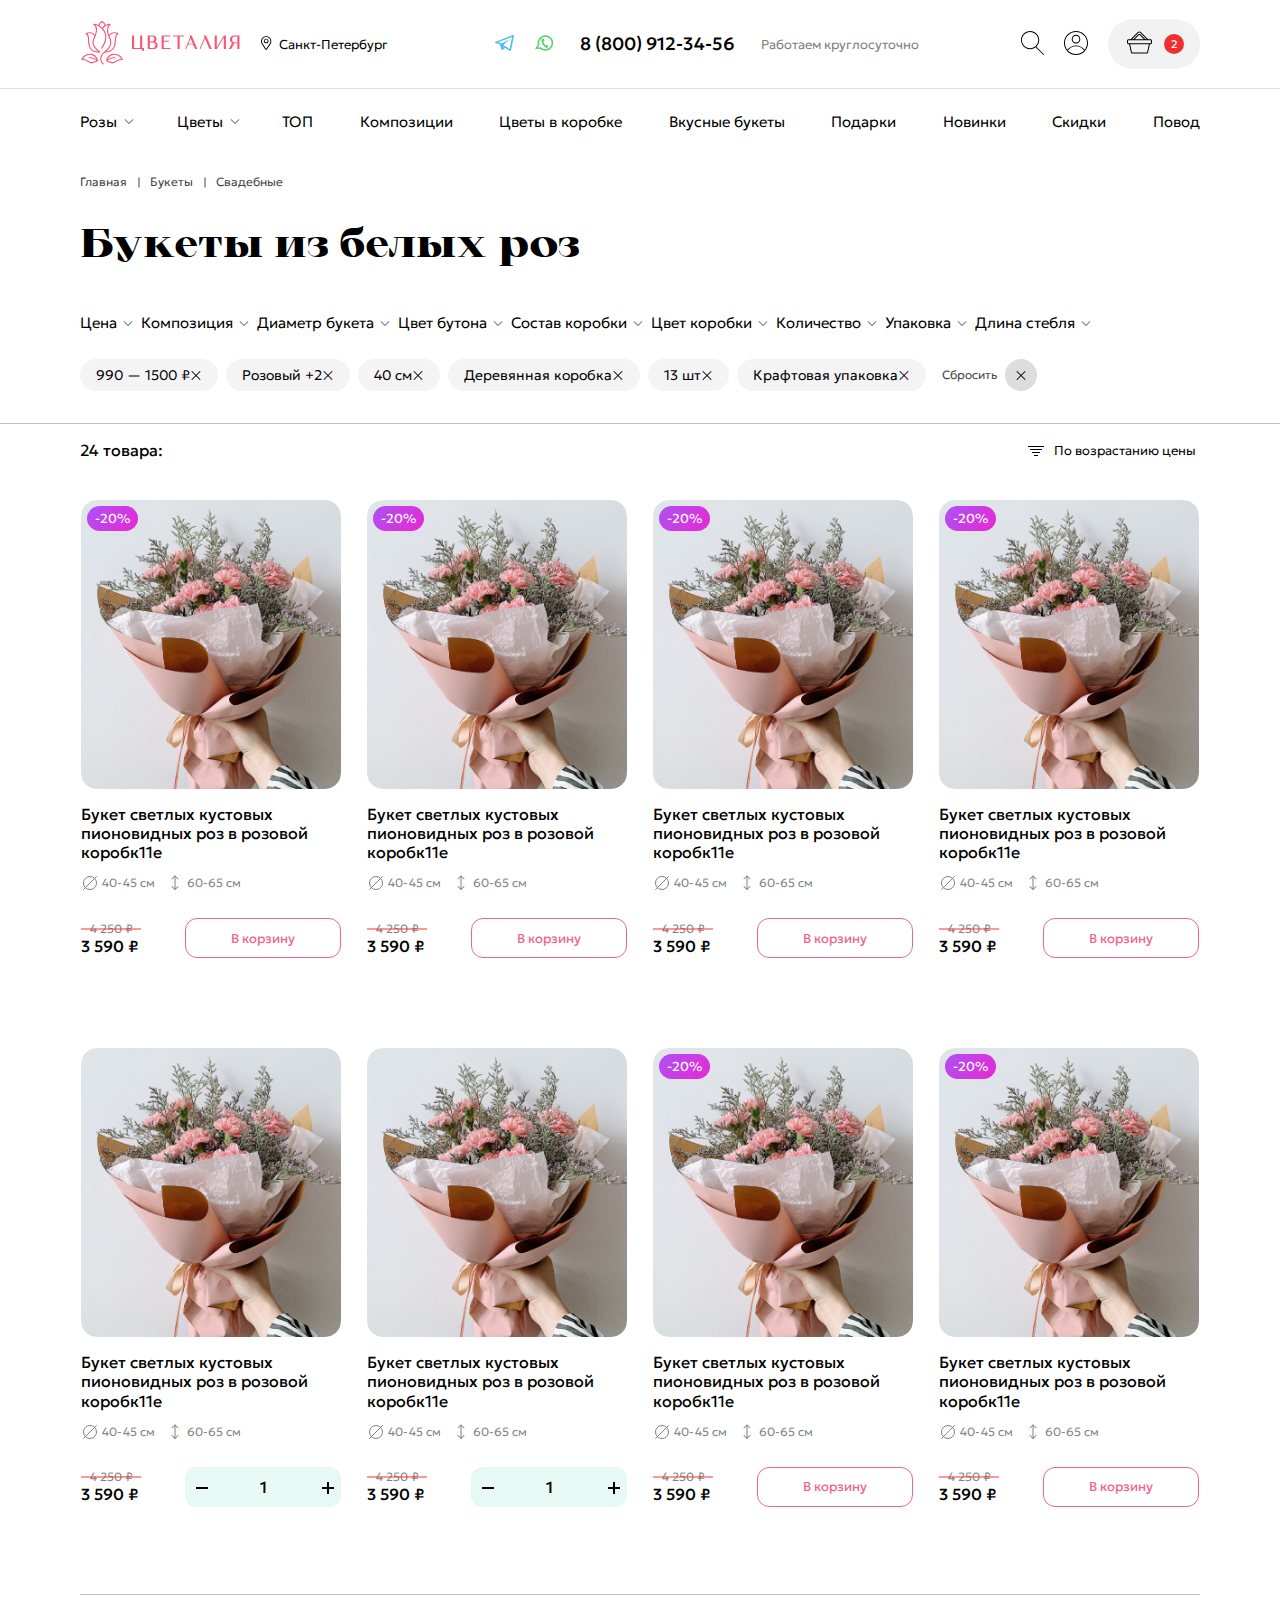
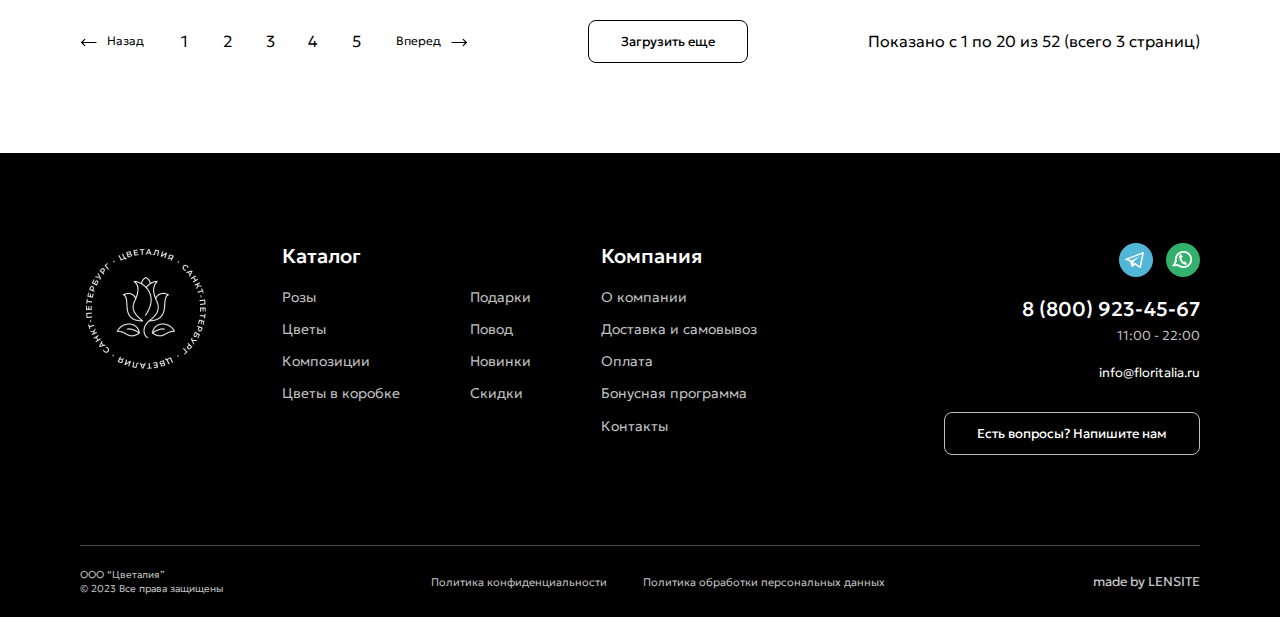
<file: catalog.html>
<!DOCTYPE html>
<html lang="ru">
	 <head>
	<title>Главная</title>
	<meta charset="UTF-8">
	<meta name="format-detection" content="telephone=no">
	<link rel="stylesheet" href="css/style.min.css">
	<link rel="shortcut icon" href="favicon.ico">
	<link rel="preload" as="fetch" href="js/vendors.min.js">
	<link rel="preload" as="fetch" href="js/app.min.js">
	<!-- <link rel="preload" as="fetch" href="js/map.min.js"> -->
	<link rel="preload" as="image" href="img/gallary1.png">

	<!-- <meta name="robots" content="noindex, nofollow"> -->
	<!-- <meta name="viewport" content="width=device-width, initial-scale=1.0, maximum-scale=1.0, user-scalable=0"> -->
	<meta name="viewport" content="width=device-width, initial-scale=1.0">
	<script defer src="js/vendors.min.js"></script>
	<script defer src="js/app.min.js"></script>
</head>
	<body>
		<div class="wrapper">
			<header class="header">
	<div class="header__container">


		<div class="header__statusBox">
			<div class="header__box">

				<div class="header__top _container">
					<div class="header__left">
						<a href="index.html" class="header__logo"><svg><use xlink:href="img/sprite.svg#logo-up"></use></svg></a>
						<div class="header__sity" data-da=".menu__sity, 991, 1">
							
							<select name="form[]" class="js-sel header__select">
								<option value="1" selected>Санкт-Петербург</option>
								<option value="2">Пункт №2</option>
								<option value="3">Пункт №3</option>
								<option value="4">Пункт №4</option>
							</select>
							<div class="header__navig">
								<svg><use xlink:href="img/sprite.svg#navig"></use></svg>
							</div>
						</div>
						
					</div>
			
					<div class="header__center">
						<div class="header__icons">
							<div class="header__icon"><a href="#"><svg><use xlink:href="img/sprite.svg#tg"></use></svg></a></div>
							<div class="header__icon"><a href="#"><svg><use xlink:href="img/sprite.svg#wts"></use></svg></a></div>
						</div>
						<div class="header__number"><a href="#">8 (800) 912-34-56</a></div>
		
						<div class="header__timework">
							<div>Работаем круглосуточно</div>
						</div>				
		
						<a href="index.html" class="header__logoMobile"><svg><use xlink:href="img/sprite.svg#logo-mob"></use></svg></a>
					</div>
			
					<div class="header__right">
						<div class="header__search">
	
							<a href="#search" class="header__searchImage _popup-link">
								<svg><use fill="#000" xlink:href="img/sprite.svg#search"></use></svg>
							</a>
						</div>
						<div class="header__user">
							<a href="#entrance" class="_popup-link"><svg><use xlink:href="img/sprite.svg#user"></use></svg></a>
						</div>
			
						<div class="header__basket">
							<div class="header__basketImage">
								<svg><use fill="#000" xlink:href="img/sprite.svg#cart"></use></svg>
							</div>
							<div class="header__counter">
								<span>2</span>
							</div>
							
						</div>
						
					</div>
	
					<div class="header__basketMenu basket">
						<div class="basket__content">
							<div class="basket__head">
								Корзина
							</div>
							<div class="basket__block">
								<div class="basket__box">
									<div class="fast__block">
										<div class="fast__image">
											<img src="img/popup-product.png" alt="">
										</div>
										<div class="fast__info">
											<div class="fast__head">
												<div class="fast__head_image">
													<img src="img/popup-product.png" alt="">
												</div>
												<div class="fast__head_btn">Букет светлых кустовых пионовидных роз в розовой коробке</div>
												<div class="fast__close _closeArrow"></div>
											</div>
											<div class="fast__function">
												<div class="fast__size">
													<div class="product__size">
														<svg><use xlink:href="img/sprite.svg#krest"></use></svg>
														<div>40-45 см</div>
													</div>
													<div class="product__size">
														<svg><use xlink:href="img/sprite.svg#up"></use></svg>
														<div>60-65 см</div>
													</div>
												</div>
		
												<div class="fast__quantity">
													<div class="product__quantity quantity">
														<button type="button" class="quantity__button quantity__button_minus"></button>
														<div class="quantity__input">
															<input autocomplete="off" type="text" name="form[]" value="1">
														</div>
														<button type="button" class="quantity__button quantity__button_plus"></button>
													</div>
												</div>
		
												<div class="fast__price">
													<div>3 590 ₽</div>
												</div>
		
											</div>
										</div>
									</div>
								</div>
	
								<div class="basket__box">
									<div class="fast__block">
										<div class="fast__image">
											<img src="img/popup-product.png" alt="">
										</div>
										<div class="fast__info">
											<div class="fast__head">
												<div class="fast__head_image">
													<img src="img/popup-product.png" alt="">
												</div>
												<div class="fast__head_btn">Букет светлых кустовых пионовидных роз в розовой коробке</div>
												<div class="fast__close _closeArrow"></div>
											</div>
											<div class="fast__function">
												<div class="fast__size">
													<div class="product__size">
														<svg><use xlink:href="img/sprite.svg#krest"></use></svg>
														<div>40-45 см</div>
													</div>
													<div class="product__size">
														<svg><use xlink:href="img/sprite.svg#up"></use></svg>
														<div>60-65 см</div>
													</div>
												</div>
		
												<div class="fast__quantity">
													<div class="product__quantity quantity">
														<button type="button" class="quantity__button quantity__button_minus"></button>
														<div class="quantity__input">
															<input autocomplete="off" type="text" name="form[]" value="1">
														</div>
														<button type="button" class="quantity__button quantity__button_plus"></button>
													</div>
												</div>
		
												<div class="fast__price">
													<div>3 590 ₽</div>
												</div>
		
											</div>
										</div>
									</div>
								</div>
	
							</div>
	
							<div class="basket__info">
								<div class="basket__text">
									<div>Итого:</div>
								</div>
								<div class="basket__price">
									<div>7180 р</div>
								</div>
							</div>
	
							<div class="basket__buttons">
								<div class="basket__button _button_pink">
									<a href="#">Оформить заказ</a>
								</div>
	
								<div class="basket__button _button_black">
									<a href="#">Перейти в корзину</a>
								</div>
	
							</div>
							<div class="basket__close _closeArrow"></div>
						</div>
					</div>
					
				</div>
	
			</div>
		</div>

		<div class="header__bottom">
			<div class="header__menu menu _container">
				<button type="button" class="menu__icon icon-menu" data-da=".header__left, 991, 1">
					<svg><use xlink:href="img/sprite.svg#crosses"></use></svg>
					<span>Меню</span>
				</button>
				<!-- <button type="button" data-da=".header__left, 991, 1">
					<div class="menu__arrow">
						<svg><use xlink:href="img/sprite.svg#arrow-back"></use></svg>
					</div>
				</button> -->
				<nav class="menu__body">
					<ul class="menu__list">
						<li class="menu__item menu__item_header _item_arrow _subMenu">
							<a href="#" class="menu__link _item_arrowblock">Розы</a>

							<div class="sub-menu__list">

								<div class="sub-menu__cap">
									<div class="sub-menu__filtersArrow menu__arrowBlock">
										<svg><use xlink:href="img/sprite.svg#arrow-back"></use></svg>
										<div class="menu__arrowText">
											Все цветы
										</div>
									</div>
								</div>
								
								<ul class="sub-menu__block">
											<!-- 1 -->
											<li class="sub-menu__item">
												<a href="#" class="sub-menu__box">
													<div class="sub-menu__image">
														<img src="img/rose1.png" alt="">
													</div>
													<div class="sub-menu__text">
														<div>Розовые розы</div>
													</div>
												</a>
											</li>

											<!-- 2 -->
											<li class="sub-menu__item">
												<a href="#" class="sub-menu__box">
													<div class="sub-menu__image">
														<img src="img/rose2.png" alt="">
													</div>
													<div class="sub-menu__text">
														<div>Чайные розы</div>
													</div>
												</a>
											</li>

											<!-- 3 -->
											<li class="sub-menu__item">
												<a href="#" class="sub-menu__box">
													<div class="sub-menu__image">
														<img src="img/rose3.png" alt="">
													</div>
													<div class="sub-menu__text">
														<div>Белые розы</div>
													</div>
												</a>
											</li>

										<!-- 4 -->
										<li class="sub-menu__item">
											<a href="#" class="sub-menu__box">
												<div class="sub-menu__image">
													<img src="img/rose4.png" alt="">
												</div>
												<div class="sub-menu__text">
													<div>Красные розы</div>
												</div>
											</a>
										</li>

										<!-- 5 -->
										<li class="sub-menu__item">
											<a href="#" class="sub-menu__box">
												<div class="sub-menu__image">
													<img src="img/rose5.png" alt="">
												</div>
												<div class="sub-menu__text">
													<div>Розы в коробках</div>
												</div>
											</a>
										</li>

										<!-- 6 -->
										<li class="sub-menu__item">
											<a href="#" class="sub-menu__box">
												<div class="sub-menu__image">
													<img src="img/rose6.png" alt="">
												</div>
												<div class="sub-menu__text">
													<div>Букеты из роз</div>
												</div>
											</a>
										</li>

								</ul>
							</div>

						</li>
						<li class="menu__item menu__item_header _item_arrow _subMenu">
							<a href="#" class="menu__link _item_arrowblock">Цветы</a>

							<div class="sub-menu__list">
								<div class="sub-menu__cap">
									<div class="sub-menu__filtersArrow menu__arrowBlock">
										<svg><use xlink:href="img/sprite.svg#arrow-back"></use></svg>
										<div class="menu__arrowText">
											Все цветы
										</div>
									</div>
								</div>
								<div class="sub-menu__block sub-menu__block_line">
									<ul class="sub-menu__block_mas">
										<!-- 1 -->
										<li class="sub-menu__item">
											<a href="#" class="sub-menu__box">
												<div class="sub-menu__image">
													<img src="img/flowers1.png" alt="">
												</div>
												<div class="sub-menu__text">
													<div>Альстромерии</div>
												</div>
											</a>
										</li>
		
										<!-- 2 -->
										<li class="sub-menu__item">
											<a href="#" class="sub-menu__box">
												<div class="sub-menu__image">
													<img src="img/flowers2.png" alt="">
												</div>
												<div class="sub-menu__text">
													<div>Герберы</div>
												</div>
											</a>
										</li>
		
										<!-- 3 -->
										<li class="sub-menu__item">
											<a href="#" class="sub-menu__box">
												<div class="sub-menu__image">
													<img src="img/flowers3.png" alt="">
												</div>
												<div class="sub-menu__text">
													<div>Гвоздики</div>
												</div>
											</a>
										</li>
		
										<!-- 4 -->
										<li class="sub-menu__item">
											<a href="#" class="sub-menu__box">
												<div class="sub-menu__image">
													<img src="img/flowers4.png" alt="">
												</div>
												<div class="sub-menu__text">
													<div>Гипсофила</div>
												</div>
											</a>
										</li>
		
										<!-- 5 -->
										<li class="sub-menu__item">
											<a href="#" class="sub-menu__box">
												<div class="sub-menu__image">
													<img src="img/flowers5.png" alt="">
												</div>
												<div class="sub-menu__text">
													<div>Гортензии</div>
												</div>
											</a>
										</li>
		
										<!-- 6 -->
										<li class="sub-menu__item">
											<a href="#" class="sub-menu__box">
												<div class="sub-menu__image">
													<img src="img/flowers6.png" alt="">
												</div>
												<div class="sub-menu__text">
													<div>Ирисы</div>
												</div>
											</a>
										</li>
		
										<!-- 7 -->
										<li class="sub-menu__item">
											<a href="#" class="sub-menu__box">
												<div class="sub-menu__image">
													<img src="img/flowers7.png" alt="">
												</div>
												<div class="sub-menu__text">
													<div>Каллы</div>
												</div>
											</a>
										</li>
		
										<!-- 8 -->
										<li class="sub-menu__item">
											<a href="#" class="sub-menu__box">
												<div class="sub-menu__image">
													<img src="img/flowers8.png" alt="">
												</div>
												<div class="sub-menu__text">
													<div>Лилии</div>
												</div>
											</a>
										</li>
		
										<!-- 9 -->
										<li class="sub-menu__item">
											<a href="#" class="sub-menu__box">
												<div class="sub-menu__image">
													<img src="img/flowers9.png" alt="">
												</div>
												<div class="sub-menu__text">
													<div>Орхидеи</div>
												</div>
											</a>
										</li>

									</ul>
									<ul class="sub-menu__block_mas">

										<!-- 10 -->
										<li class="sub-menu__item">
											<a href="#" class="sub-menu__box">
												<div class="sub-menu__image">
													<img src="img/flowers10.png" alt="">
												</div>
												<div class="sub-menu__text">
													<div>Пионы</div>
												</div>
											</a>
										</li>
		
										<!-- 11 -->
										<li class="sub-menu__item">
											<a href="#" class="sub-menu__box">
												<div class="sub-menu__image">
													<img src="img/flowers11.png" alt="">
												</div>
												<div class="sub-menu__text">
													<div>Подсолнухи</div>
												</div>
											</a>
										</li>
		
										<!-- 12 -->
										<li class="sub-menu__item">
											<a href="#" class="sub-menu__box">
												<div class="sub-menu__image">
													<img src="img/flowers12.png" alt="">
												</div>
												<div class="sub-menu__text">
													<div>Ромашки</div>
												</div>
											</a>
										</li>
		
										<!-- 13 -->
										<li class="sub-menu__item">
											<a href="#" class="sub-menu__box">
												<div class="sub-menu__image">
													<img src="img/flowers13.png" alt="">
												</div>
												<div class="sub-menu__text">
													<div>Статица</div>
												</div>
											</a>
										</li>
		
										<!-- 14 -->
										<li class="sub-menu__item">
											<a href="#" class="sub-menu__box">
												<div class="sub-menu__image">
													<img src="img/flowers14.png" alt="">
												</div>
												<div class="sub-menu__text">
													<div>Сухоцветы</div>
												</div>
											</a>
										</li>
		
										<!-- 15 -->
										<li class="sub-menu__item">
											<a href="#" class="sub-menu__box">
												<div class="sub-menu__image">
													<img src="img/flowers15.png" alt="">
												</div>
												<div class="sub-menu__text">
													<div>Тюльпаны</div>
												</div>
											</a>
										</li>
		
										<!-- 16 -->
										<li class="sub-menu__item">
											<a href="#" class="sub-menu__box">
												<div class="sub-menu__image">
													<img src="img/flowers16.png" alt="">
												</div>
												<div class="sub-menu__text">
													<div>Фрезия</div>
												</div>
											</a>
										</li>
		
										<!-- 17 -->
										<li class="sub-menu__item">
											<a href="#" class="sub-menu__box">
												<div class="sub-menu__image">
													<img src="img/flowers17.png" alt="">
												</div>
												<div class="sub-menu__text">
													<div>Хризантемы</div>
												</div>
											</a>
										</li>
		
										<!-- 18 -->
										<li class="sub-menu__item">
											<a href="#" class="sub-menu__box">
												<div class="sub-menu__image">
													<img src="img/flowers18.png" alt="">
												</div>
												<div class="sub-menu__text">
													<div>Эустома</div>
												</div>
											</a>
										</li>

									</ul>
								</div>
								
							</div>
						</li>
						<li class="menu__item"><a href="#" class="menu__link">ТОП</a></li>
						<li class="menu__item"><a href="#" class="menu__link">Композиции</a></li>
						<li class="menu__item"><a href="#" class="menu__link">Цветы в коробке</a></li>
						<li class="menu__item"><a href="#" class="menu__link">Вкусные букеты</a></li>
						<li class="menu__item"><a href="#" class="menu__link">Подарки</a></li>
						<li class="menu__item"><a href="#" class="menu__link">Новинки</a></li>
						<li class="menu__item"><a href="#" class="menu__link">Скидки</a></li>
						<li class="menu__item"><a href="#" class="menu__link">Повод</a></li>
					</ul>
					<div class="menu__pages">
						<ul class="menu__pagesMenu">
							<li class="menu__pagesItem"><a href="#">О компании</a></li>
							<li class="menu__pagesItem"><a href="#">Доставка и самовывоз</a></li>
							<li class="menu__pagesItem"><a href="#">Оплата</a></li>
							<li class="menu__pagesItem"><a href="#">Бонусная программа</a></li>
							<li class="menu__pagesItem"><a href="#">Контакты</a></li>
						</ul>
					</div>
					<div class="menu__sity">

					</div>
				</nav>
			</div>
		</div>



	</div>
</header>


<div class="chase">
	<div class="chase__block _container">
		<div class="chase__menu">

			
			<div class="header__menu menu">
				<nav class="menu__body">
					<ul class="menu__list">
						<li class="menu__item menu__item_header _item_arrow _subMenu">
							<a href="#" class="menu__link _item_arrowblock">Розы</a>
							<ul class="sub-menu__list">
								<div class="sub-menu__block">
										<!-- 1 -->
										<li class="sub-menu__item">
											<a href="#" class="sub-menu__box">
												<div class="sub-menu__image">
													<img src="img/rose1.png" alt="">
												</div>
												<div class="sub-menu__text">
													<div>Розовые розы</div>
												</div>
											</a>
										</li>

										<!-- 2 -->
										<li class="sub-menu__item">
											<a href="#" class="sub-menu__box">
												<div class="sub-menu__image">
													<img src="img/rose2.png" alt="">
												</div>
												<div class="sub-menu__text">
													<div>Чайные розы</div>
												</div>
											</a>
										</li>

										<!-- 3 -->
										<li class="sub-menu__item">
											<a href="#" class="sub-menu__box">
												<div class="sub-menu__image">
													<img src="img/rose3.png" alt="">
												</div>
												<div class="sub-menu__text">
													<div>Белые розы</div>
												</div>
											</a>
										</li>

									<!-- 4 -->
									<li class="sub-menu__item">
										<a href="#" class="sub-menu__box">
											<div class="sub-menu__image">
												<img src="img/rose4.png" alt="">
											</div>
											<div class="sub-menu__text">
												<div>Красные розы</div>
											</div>
										</a>
									</li>

									<!-- 5 -->
									<li class="sub-menu__item">
										<a href="#" class="sub-menu__box">
											<div class="sub-menu__image">
												<img src="img/rose5.png" alt="">
											</div>
											<div class="sub-menu__text">
												<div>Розы в коробках</div>
											</div>
										</a>
									</li>

									<!-- 6 -->
									<li class="sub-menu__item">
										<a href="#" class="sub-menu__box">
											<div class="sub-menu__image">
												<img src="img/rose6.png" alt="">
											</div>
											<div class="sub-menu__text">
												<div>Букеты из роз</div>
											</div>
										</a>
									</li>

								</div>

							</ul>

						</li>
						<li class="menu__item menu__item_header _item_arrow _subMenu">
							<a href="#" class="menu__link _item_arrowblock">Цветы</a>
							<ul class="sub-menu__list">
								<div class="sub-menu__block">
									<!-- 1 -->
									<li class="sub-menu__item">
										<a href="#" class="sub-menu__box">
											<div class="sub-menu__image">
												<img src="img/flowers1.png" alt="">
											</div>
											<div class="sub-menu__text">
												<div>Альстромерии</div>
											</div>
										</a>
									</li>
	
									<!-- 2 -->
									<li class="sub-menu__item">
										<a href="#" class="sub-menu__box">
											<div class="sub-menu__image">
												<img src="img/flowers2.png" alt="">
											</div>
											<div class="sub-menu__text">
												<div>Герберы</div>
											</div>
										</a>
									</li>
	
									<!-- 3 -->
									<li class="sub-menu__item">
										<a href="#" class="sub-menu__box">
											<div class="sub-menu__image">
												<img src="img/flowers3.png" alt="">
											</div>
											<div class="sub-menu__text">
												<div>Гвоздики</div>
											</div>
										</a>
									</li>
	
									<!-- 4 -->
									<li class="sub-menu__item">
										<a href="#" class="sub-menu__box">
											<div class="sub-menu__image">
												<img src="img/flowers4.png" alt="">
											</div>
											<div class="sub-menu__text">
												<div>Гипсофила</div>
											</div>
										</a>
									</li>
	
									<!-- 5 -->
									<li class="sub-menu__item">
										<a href="#" class="sub-menu__box">
											<div class="sub-menu__image">
												<img src="img/flowers5.png" alt="">
											</div>
											<div class="sub-menu__text">
												<div>Гортензии</div>
											</div>
										</a>
									</li>
	
									<!-- 6 -->
									<li class="sub-menu__item">
										<a href="#" class="sub-menu__box">
											<div class="sub-menu__image">
												<img src="img/flowers6.png" alt="">
											</div>
											<div class="sub-menu__text">
												<div>Ирисы</div>
											</div>
										</a>
									</li>
	
									<!-- 7 -->
									<li class="sub-menu__item">
										<a href="#" class="sub-menu__box">
											<div class="sub-menu__image">
												<img src="img/flowers7.png" alt="">
											</div>
											<div class="sub-menu__text">
												<div>Каллы</div>
											</div>
										</a>
									</li>
	
									<!-- 8 -->
									<li class="sub-menu__item">
										<a href="#" class="sub-menu__box">
											<div class="sub-menu__image">
												<img src="img/flowers8.png" alt="">
											</div>
											<div class="sub-menu__text">
												<div>Лилии</div>
											</div>
										</a>
									</li>
	
									<!-- 9 -->
									<li class="sub-menu__item">
										<a href="#" class="sub-menu__box">
											<div class="sub-menu__image">
												<img src="img/flowers9.png" alt="">
											</div>
											<div class="sub-menu__text">
												<div>Орхидеи</div>
											</div>
										</a>
									</li>
								</div>
								
								<div class="sub-menu__block">
									<!-- 10 -->
									<li class="sub-menu__item">
										<a href="#" class="sub-menu__box">
											<div class="sub-menu__image">
												<img src="img/flowers10.png" alt="">
											</div>
											<div class="sub-menu__text">
												<div>Пионы</div>
											</div>
										</a>
									</li>
	
									<!-- 11 -->
									<li class="sub-menu__item">
										<a href="#" class="sub-menu__box">
											<div class="sub-menu__image">
												<img src="img/flowers11.png" alt="">
											</div>
											<div class="sub-menu__text">
												<div>Подсолнухи</div>
											</div>
										</a>
									</li>
	
									<!-- 12 -->
									<li class="sub-menu__item">
										<a href="#" class="sub-menu__box">
											<div class="sub-menu__image">
												<img src="img/flowers12.png" alt="">
											</div>
											<div class="sub-menu__text">
												<div>Ромашки</div>
											</div>
										</a>
									</li>
	
									<!-- 13 -->
									<li class="sub-menu__item">
										<a href="#" class="sub-menu__box">
											<div class="sub-menu__image">
												<img src="img/flowers13.png" alt="">
											</div>
											<div class="sub-menu__text">
												<div>Статица</div>
											</div>
										</a>
									</li>
	
									<!-- 14 -->
									<li class="sub-menu__item">
										<a href="#" class="sub-menu__box">
											<div class="sub-menu__image">
												<img src="img/flowers14.png" alt="">
											</div>
											<div class="sub-menu__text">
												<div>Сухоцветы</div>
											</div>
										</a>
									</li>
	
									<!-- 15 -->
									<li class="sub-menu__item">
										<a href="#" class="sub-menu__box">
											<div class="sub-menu__image">
												<img src="img/flowers15.png" alt="">
											</div>
											<div class="sub-menu__text">
												<div>Тюльпаны</div>
											</div>
										</a>
									</li>
	
									<!-- 16 -->
									<li class="sub-menu__item">
										<a href="#" class="sub-menu__box">
											<div class="sub-menu__image">
												<img src="img/flowers16.png" alt="">
											</div>
											<div class="sub-menu__text">
												<div>Фрезия</div>
											</div>
										</a>
									</li>
	
									<!-- 17 -->
									<li class="sub-menu__item">
										<a href="#" class="sub-menu__box">
											<div class="sub-menu__image">
												<img src="img/flowers17.png" alt="">
											</div>
											<div class="sub-menu__text">
												<div>Хризантемы</div>
											</div>
										</a>
									</li>
	
									<!-- 18 -->
									<li class="sub-menu__item">
										<a href="#" class="sub-menu__box">
											<div class="sub-menu__image">
												<img src="img/flowers18.png" alt="">
											</div>
											<div class="sub-menu__text">
												<div>Эустома</div>
											</div>
										</a>
									</li>
								</div>

							</ul>
						</li>
						<li class="menu__item"><a href="#" class="menu__link">ТОП</a></li>
						<li class="menu__item"><a href="#" class="menu__link">Композиции</a></li>
						<li class="menu__item"><a href="#" class="menu__link">Цветы в коробке</a></li>
						<li class="menu__item"><a href="#" class="menu__link">Вкусные букеты</a></li>
						<li class="menu__item"><a href="#" class="menu__link">Подарки</a></li>
						<li class="menu__item"><a href="#" class="menu__link">Новинки</a></li>
						<li class="menu__item"><a href="#" class="menu__link">Скидки</a></li>
						<li class="menu__item"><a href="#" class="menu__link">Повод</a></li>
					</ul>
					<div class="menu__pages">
						<ul class="menu__pagesMenu">
							<li class="menu__pagesItem"><a href="#">О компании</a></li>
							<li class="menu__pagesItem"><a href="#">Доставка и самовывоз</a></li>
							<li class="menu__pagesItem"><a href="#">Оплата</a></li>
							<li class="menu__pagesItem"><a href="#">Бонусная программа</a></li>
							<li class="menu__pagesItem"><a href="#">Контакты</a></li>
						</ul>
					</div>
					<div class="menu__sity">

					</div>
				</nav>
			</div>


		</div>

		<div class="chase__cart">
			<div class="header__basket">
				<div class="header__basketImage">
					<svg><use fill="#000" xlink:href="img/sprite.svg#cart"></use></svg>
				</div>
				<div class="header__counter">
					<span>2</span>
				</div>
				
			</div>
		</div>

		<!-- <div class="header__basketMenu basket">
			<div class="basket__content">
				<div class="basket__head">
					<h3>Корзина</h3>
				</div>
				<div class="basket__block">
					<div class="basket__box">
						<div class="fast__block">
							<div class="fast__image">
								<img src="img/popup-product.png" alt="">
							</div>
							<div class="fast__info">
								<div class="fast__head">
									<div class="fast__head_image">
										<img src="img/popup-product.png" alt="">
									</div>
									<h4>Букет светлых кустовых пионовидных роз в розовой коробке</h4>
									<div class="fast__close _closeArrow"></div>
								</div>
								<div class="fast__function">
									<div class="fast__size">
										<div class="product__size">
											<svg><use xlink:href="/img/sprite.svg#krest"></use></svg>
											<p>40-45 см</p>
										</div>
										<div class="product__size">
											<svg><use xlink:href="/img/sprite.svg#up"></use></svg>
											<p>60-65 см</p>
										</div>
									</div>

									<div class="fast__quantity">
										<div class="product__quantity quantity">
											<button type="button" class="quantity__button quantity__button_minus"></button>
											<div class="quantity__input">
												<input autocomplete="off" type="text" name="form[]" value="1">
											</div>
											<button type="button" class="quantity__button quantity__button_plus"></button>
										</div>
									</div>

									<div class="fast__price">
										<p>3 590 ₽</p>
									</div>

								</div>
							</div>
						</div>
					</div>

					<div class="basket__box">
						<div class="fast__block">
							<div class="fast__image">
								<img src="img/popup-product.png" alt="">
							</div>
							<div class="fast__info">
								<div class="fast__head">
									<div class="fast__head_image">
										<img src="img/popup-product.png" alt="">
									</div>
									<h4>Букет светлых кустовых пионовидных роз в розовой коробке</h4>
									<div class="fast__close _closeArrow"></div>
								</div>
								<div class="fast__function">
									<div class="fast__size">
										<div class="product__size">
											<svg><use xlink:href="/img/sprite.svg#krest"></use></svg>
											<p>40-45 см</p>
										</div>
										<div class="product__size">
											<svg><use xlink:href="/img/sprite.svg#up"></use></svg>
											<p>60-65 см</p>
										</div>
									</div>

									<div class="fast__quantity">
										<div class="product__quantity quantity">
											<button type="button" class="quantity__button quantity__button_minus"></button>
											<div class="quantity__input">
												<input autocomplete="off" type="text" name="form[]" value="1">
											</div>
											<button type="button" class="quantity__button quantity__button_plus"></button>
										</div>
									</div>

									<div class="fast__price">
										<p>3 590 ₽</p>
									</div>

								</div>
							</div>
						</div>
					</div>

				</div>

				<div class="basket__info">
					<div class="basket__text">
						<p>Итого:</p>
					</div>
					<div class="basket__price">
						<p>7180 р</p>
					</div>
				</div>

				<div class="basket__buttons">
					<div class="basket__button">
						<a href="#">Оформить заказ</a>
					</div>

					<div class="basket__button">
						<a href="#">Перейти в корзину</a>
					</div>

				</div>
			</div>
		</div> -->

	</div>
</div>
			<main class="page">

				
				<div class="cap">
					<div class="cap__content _container">
						<ul class="cap__crumbs">
							<li class="cap__crumb">
								<a href="#" class="cap__crumb_link">Главная</a>
							</li>
							<li class="cap__crumb">
								<a href="#" class="cap__crumb_link">Букеты</a>
							</li>
							<li class="cap__crumb">
								<a href="#" class="cap__crumb_link">Свадебные</a>
							</li>
						</ul>
						<div class="cap__header">
							<div class="_macherTitle">Букеты из белых роз</div>
						</div>
					</div>
					
				</div>



				<div class="filters">
					<div class="filters__content _container">
						<button type="button" class="filters__icon filters-icon-menu">
							<svg><use xlink:href="img/sprite.svg#parametr"></use></svg>
							<span>Фильтры</span>
							<div>4</div>
						</button>
						<div class="filters__menu menu">
							<div class="filters__header">
								<div class="filters__title">
									Фильтры
								</div>
								<div class="filters__close _closeArrow"></div>
							</div>
							<nav class="menu__body">
								<ul class="menu__list">

									<li class="menu__item _filtersMenu">
										<div class="menu__link _filtersMenuLink">Цена</div>
										<div class="sub-menu__list">
											<div class="sub-menu__cap">
												<div class="sub-menu__filtersArrow">
													<svg><use xlink:href="img/sprite.svg#arrow-back"></use></svg>
												</div>
											</div>

											<ul class="sub-menu__block sub-menu__list_check">
												<li class="sub-menu__item">
													<div>До 990 р.</div>
												</li>

												<!-- 2 -->
												<li class="sub-menu__item">
													<div>1000-1500 р.</div>
												</li>

												<!-- 3 -->
												<li class="sub-menu__item">
													<div>1500-2300 р.</div>
												</li>

												<!-- 4 -->
												<li class="sub-menu__item">
													<div>2300-4800 р.</div>
												</li>

												<!-- 5 -->
												<li class="sub-menu__item">
													<div>4800 р.+ премиум</div>
												</li>
											</ul>

											<div class="sub-menu__distance">
												<div class="sub-menu__input">
													<input autocomplete="off" type="text" data-value="" name="form[]" data-error="Ошибка" placeholder="от" class="input _phone _digital">
												</div>
												<div class="sub-menu__input">
													<input autocomplete="off" type="text" data-value="" name="form[]" data-error="Ошибка" placeholder="до" class="input _phone _digital">
												</div>
											</div>

											<div class="sub-menu__button _button_black">
												<button type="submit" class="button sub-menu__button_desk">Подобрать</button>
												<button type="submit" class="button sub-menu__button_mobile">Готово</button>
											</div>

										</div>
									</li>
									<li class="menu__item _filtersMenu"><div class="menu__link">Композиция</div></li>
									<li class="menu__item _filtersMenu"><div class="menu__link">Диаметр букета</div></li>
									<li class="menu__item _filtersMenu">
										<div class="menu__link _filtersMenuLink">Цвет бутона</div>
										<div class="sub-menu__list">
											<div class="sub-menu__cap">
												<div class="sub-menu__filtersArrow">
													<svg><use xlink:href="img/sprite.svg#arrow-back"></use></svg>
												</div>
											</div>

											<ul class="sub-menu__block sub-menu__list_check">
												<!-- 1 -->
												<li class="sub-menu__item checkbox">
													<input id="c_1" class="checkbox__input" type="checkbox" name="name">
													<label for="c_1" class="checkbox__label"><span class="checkbox__text">Розовый</span></label>
												</li>

												<!-- 2 -->
												<li class="sub-menu__item checkbox">
													<input id="c_2" class="checkbox__input" type="checkbox" name="name">
													<label for="c_2" class="checkbox__label"><span class="checkbox__text">Фиолетовый</span></label>
												</li>

												<!-- 3 -->
												<li class="sub-menu__item checkbox">
													<input id="c_3" class="checkbox__input" type="checkbox" name="name">
													<label for="c_3" class="checkbox__label"><span class="checkbox__text">Желтый</span></label>
												</li>

												<!-- 4 -->
												<li class="sub-menu__item checkbox">
													<input id="c_4" class="checkbox__input" type="checkbox" name="name">
													<label for="c_4" class="checkbox__label"><span class="checkbox__text">Сиреневый</span></label>
												</li>

												<!-- 5 -->
												<li class="sub-menu__item checkbox">
													<input id="c_5" class="checkbox__input" type="checkbox" name="name">
													<label for="c_5" class="checkbox__label"><span class="checkbox__text">Красный</span></label>
												</li>

												<!-- 6 -->
												<li class="sub-menu__item checkbox">
													<input id="c_6" class="checkbox__input" type="checkbox" name="name">
													<label for="c_6" class="checkbox__label"><span class="checkbox__text">Зеленый</span></label>
												</li>

												<!-- 7 -->
												<li class="sub-menu__item checkbox">
													<input id="c_7" class="checkbox__input" type="checkbox" name="name">
													<label for="c_7" class="checkbox__label"><span class="checkbox__text">Лавандовый</span></label>
												</li>

												<!-- 8 -->
												<li class="sub-menu__item checkbox">
													<input id="c_8" class="checkbox__input" type="checkbox" name="name">
													<label for="c_8" class="checkbox__label"><span class="checkbox__text">Оранжевый</span></label>
												</li>
											</ul>

										</div>
									</li>
									<li class="menu__item _filtersMenu"><div class="menu__link">Состав коробки</div></li>
									<li class="menu__item _filtersMenu"><div class="menu__link">Цвет коробки</div></li>
									<li class="menu__item _filtersMenu"><div class="menu__link">Количество</div></li>
									<li class="menu__item _filtersMenu"><div class="menu__link">Упаковка</div></li>
									<li class="menu__item _filtersMenu"><div class="menu__link">Длина стебля</div></li>
								</ul>
								<div class="menu-under">
									<ul class="menu-under__list">
										<!-- 1 -->
										<li class="menu-under__item">
											<div>990 — 1500 ₽</div>
											<div class="menu-under__close _closeArrow"></div>
										</li>

										<!-- 2 -->
										<li class="menu-under__item">
											<div>Розовый +2</div>
											<div class="menu-under__close _closeArrow"></div>
										</li>

										<!-- 3 -->
										<li class="menu-under__item">
											<div>40 см</div>
											<div class="menu-under__close _closeArrow"></div>
										</li>

										<!-- 4 -->
										<li class="menu-under__item">
											<div>Деревянная коробка</div>
											<div class="menu-under__close _closeArrow"></div>
										</li>

										<!-- 5 -->
										<li class="menu-under__item">
											<div>13 шт</div>
											<div class="menu-under__close _closeArrow"></div>
										</li>

										<!-- 6 -->
										<li class="menu-under__item">
											<div>Крафтовая упаковка</div>
											<div class="menu-under__close _closeArrow"></div>
										</li>

									</ul>

									<div class="menu-under__end">
										<div>Сбросить</div>
										<div class="menu-under__close menu-under__close_end _closeArrow"></div>
									</div>

								</div>
							</nav>
							<div class="filters__buttonMenu">
								<button type="submit" class="button">Показать товары</button>
							</div>
						</div>
					</div>
				</div>


				<div class="catalog">
					<div class="catalog__content _container">
						<div class="catalog__top">
							<div class="catalog__quantity">
								<div>24 товара:</div>
							</div>
							<div class="catalog__sorting">
								<div class="catalog__icon">
									<svg><use xlink:href="img/sprite.svg#sort"></use></svg>
								</div>
								<!-- <select name="formsa" class="form" onchange="alert(this.value)">
									<option value="1" selected>По возрастанию цены</option>
									<option value="2">По популярности</option>
									<option value="3">Сначала дороже</option>
									<option value="4">Сначала дешевле</option>
									<option value="5">По рейтингу</option>
									<option value="6">По популярности</option>
								</select> -->
								<select name="formsa" class="js-sel">
									<option value="1" selected>По возрастанию цены</option>
									<option value="2">По популярности</option>
									<option value="3">Сначала дороже</option>
									<option value="4">Сначала дешевле</option>
									<option value="5">По рейтингу</option>
									<option value="6">По популярности</option>
								</select>
							</div>
						</div>
						<div class="catalog__center">

							<div class="product">
								<div class="product__content">
									<div class="product__top">
										<a href="product.html" class="product__image">
											<img src="img/product.png" alt="">
											<div class="product__sale">
												<div class="buket__sale">
													<div>-20%</div>
												</div>
											</div>
											
										</a>
										<a href="product.html" class="product__title">
											Букет светлых кустовых пионовидных роз в розовой коробк11е
										</a>
										<div class="product__boxInfo">
											<div class="product__prices">
												<div class="product__subprice">
													<div>4 250 ₽</div>
												</div>
												<div class="product__price">
													<div>3 590 ₽</div>
												</div>
											</div>
											
											<div class="product__sizes">
												<div class="product__size">
													<svg><use xlink:href="img/sprite.svg#krest"></use></svg>
													<div>40-45 см</div>
												</div>
												<div class="product__size">
													<svg><use xlink:href="img/sprite.svg#up"></use></svg>
													<div>60-65 см</div>
												</div>
											</div>
										</div>
									</div>

									<div class="product__bottom">
										<div class="product__info">
											<div class="product__prices">
												<div class="product__subprice">
													<div>4 250 ₽</div>
												</div>
												<div class="product__price">
													<div>3 590 ₽</div>
												</div>
											</div>
											<div class="product__line">
												<div class="product__buttonHover">
													<div href="#product" class="_popup-link">Быстрый заказ</div>
												</div>
												<div class="product__button">
													<a href="#" class="product__link">В корзину</a>
												</div>
											</div>
											
										</div>
									</div>
									

								</div>
							</div>

							<div class="product">
								<div class="product__content">
									<div class="product__top">
										<a href="product.html" class="product__image">
											<img src="img/product.png" alt="">
											<div class="product__sale">
												<div class="buket__sale">
													<div>-20%</div>
												</div>
											</div>
											
										</a>
										<a href="product.html" class="product__title">
											Букет светлых кустовых пионовидных роз в розовой коробк11е
										</a>
										<div class="product__boxInfo">
											<div class="product__prices">
												<div class="product__subprice">
													<div>4 250 ₽</div>
												</div>
												<div class="product__price">
													<div>3 590 ₽</div>
												</div>
											</div>
											
											<div class="product__sizes">
												<div class="product__size">
													<svg><use xlink:href="img/sprite.svg#krest"></use></svg>
													<div>40-45 см</div>
												</div>
												<div class="product__size">
													<svg><use xlink:href="img/sprite.svg#up"></use></svg>
													<div>60-65 см</div>
												</div>
											</div>
										</div>
									</div>

									<div class="product__bottom">
										<div class="product__info">
											<div class="product__prices">
												<div class="product__subprice">
													<div>4 250 ₽</div>
												</div>
												<div class="product__price">
													<div>3 590 ₽</div>
												</div>
											</div>
											<div class="product__line">
												<div class="product__buttonHover">
													<div href="#product" class="_popup-link">Быстрый заказ</div>
												</div>
												<div class="product__button">
													<a href="#" class="product__link">В корзину</a>
												</div>
											</div>
											
										</div>
									</div>
									

								</div>
							</div>

							<div class="product">
								<div class="product__content">
									<div class="product__top">
										<a href="product.html" class="product__image">
											<img src="img/product.png" alt="">
											<div class="product__sale">
												<div class="buket__sale">
													<div>-20%</div>
												</div>
											</div>
											
										</a>
										<a href="product.html" class="product__title">
											Букет светлых кустовых пионовидных роз в розовой коробк11е
										</a>
										<div class="product__boxInfo">
											<div class="product__prices">
												<div class="product__subprice">
													<div>4 250 ₽</div>
												</div>
												<div class="product__price">
													<div>3 590 ₽</div>
												</div>
											</div>
											
											<div class="product__sizes">
												<div class="product__size">
													<svg><use xlink:href="img/sprite.svg#krest"></use></svg>
													<div>40-45 см</div>
												</div>
												<div class="product__size">
													<svg><use xlink:href="img/sprite.svg#up"></use></svg>
													<div>60-65 см</div>
												</div>
											</div>
										</div>
									</div>

									<div class="product__bottom">
										<div class="product__info">
											<div class="product__prices">
												<div class="product__subprice">
													<div>4 250 ₽</div>
												</div>
												<div class="product__price">
													<div>3 590 ₽</div>
												</div>
											</div>
											<div class="product__line">
												<div class="product__buttonHover">
													<div href="#product" class="_popup-link">Быстрый заказ</div>
												</div>
												<div class="product__button">
													<a href="#" class="product__link">В корзину</a>
												</div>
											</div>
											
										</div>
									</div>
									

								</div>
							</div>

							<div class="product">
								<div class="product__content">
									<div class="product__top">
										<a href="product.html" class="product__image">
											<img src="img/product.png" alt="">
											<div class="product__sale">
												<div class="buket__sale">
													<div>-20%</div>
												</div>
											</div>
											
										</a>
										<a href="product.html" class="product__title">
											Букет светлых кустовых пионовидных роз в розовой коробк11е
										</a>
										<div class="product__boxInfo">
											<div class="product__prices">
												<div class="product__subprice">
													<div>4 250 ₽</div>
												</div>
												<div class="product__price">
													<div>3 590 ₽</div>
												</div>
											</div>
											
											<div class="product__sizes">
												<div class="product__size">
													<svg><use xlink:href="img/sprite.svg#krest"></use></svg>
													<div>40-45 см</div>
												</div>
												<div class="product__size">
													<svg><use xlink:href="img/sprite.svg#up"></use></svg>
													<div>60-65 см</div>
												</div>
											</div>
										</div>
									</div>

									<div class="product__bottom">
										<div class="product__info">
											<div class="product__prices">
												<div class="product__subprice">
													<div>4 250 ₽</div>
												</div>
												<div class="product__price">
													<div>3 590 ₽</div>
												</div>
											</div>
											<div class="product__line">
												<div class="product__buttonHover">
													<div href="#product" class="_popup-link">Быстрый заказ</div>
												</div>
												<div class="product__button">
													<a href="#" class="product__link">В корзину</a>
												</div>
											</div>
											
										</div>
									</div>
									

								</div>
							</div>

							<div class="product">
								<div class="product__content product__content_quantity">
									<div class="product__top">
										<a href="#" class="product__image">
											<img src="img/product.png" alt="">
										</a>
										<a href="product.html" class="product__title">
											Букет светлых кустовых пионовидных роз в розовой коробк11е
										</a>
										<div class="product__boxInfo">
											<div class="product__prices">
												<div class="product__subprice">
													<div>4 250 ₽</div>
												</div>
												<div class="product__price">
													<div>3 590 ₽</div>
												</div>
											</div>
											
											<div class="product__sizes">
												<div class="product__size">
													<svg><use xlink:href="img/sprite.svg#krest"></use></svg>
													<div>40-45 см</div>
												</div>
												<div class="product__size">
													<svg><use xlink:href="img/sprite.svg#up"></use></svg>
													<div>60-65 см</div>
												</div>
											</div>
										</div>										
									</div>

									<div class="product__bottom">
										<div class="product__info">
											<div class="product__prices">
												<div class="product__subprice">
													<div>4 250 ₽</div>
												</div>
												<div class="product__price">
													<div>3 590 ₽</div>
												</div>
											</div>
											<div class="product__text">
												<div>Добавлен в корзину</div>
											</div>
											<div class="product__line">

												<div class="product__buttonHover">
													<div href="#product" class="_popup-link">Быстрый заказ</div>
												</div>

												<div class="product__quantity quantity">
													<button type="button" class="quantity__button quantity__button_minus"></button>
													<div class="quantity__input">
														<input autocomplete="off" type="text" name="form[]" value="1">
													</div>
													<button type="button" class="quantity__button quantity__button_plus"></button>
												</div>

											</div>
										</div>
									</div>

									

								</div>
							</div>


							<div class="product">
								<div class="product__content product__content_quantity">
									<div class="product__top">
										<a href="#" class="product__image">
											<img src="img/product.png" alt="">
										</a>
										<a href="product.html" class="product__title">
											Букет светлых кустовых пионовидных роз в розовой коробк11е
										</a>
										<div class="product__boxInfo">
											<div class="product__prices">
												<div class="product__subprice">
													<div>4 250 ₽</div>
												</div>
												<div class="product__price">
													<div>3 590 ₽</div>
												</div>
											</div>
											
											<div class="product__sizes">
												<div class="product__size">
													<svg><use xlink:href="img/sprite.svg#krest"></use></svg>
													<div>40-45 см</div>
												</div>
												<div class="product__size">
													<svg><use xlink:href="img/sprite.svg#up"></use></svg>
													<div>60-65 см</div>
												</div>
											</div>
										</div>										
									</div>

									<div class="product__bottom">
										<div class="product__info">
											<div class="product__prices">
												<div class="product__subprice">
													<div>4 250 ₽</div>
												</div>
												<div class="product__price">
													<div>3 590 ₽</div>
												</div>
											</div>
											<div class="product__text">
												<div>Добавлен в корзину</div>
											</div>
											<div class="product__line">

												<div class="product__buttonHover">
													<div href="#product" class="_popup-link">Быстрый заказ</div>
												</div>

												<div class="product__quantity quantity">
													<button type="button" class="quantity__button quantity__button_minus"></button>
													<div class="quantity__input">
														<input autocomplete="off" type="text" name="form[]" value="1">
													</div>
													<button type="button" class="quantity__button quantity__button_plus"></button>
												</div>

											</div>
										</div>
									</div>

									

								</div>
							</div>


							<div class="product">
								<div class="product__content">
									<div class="product__top">
										<a href="product.html" class="product__image">
											<img src="img/product.png" alt="">
											<div class="product__sale">
												<div class="buket__sale">
													<div>-20%</div>
												</div>
											</div>
											
										</a>
										<a href="product.html" class="product__title">
											Букет светлых кустовых пионовидных роз в розовой коробк11е
										</a>
										<div class="product__boxInfo">
											<div class="product__prices">
												<div class="product__subprice">
													<div>4 250 ₽</div>
												</div>
												<div class="product__price">
													<div>3 590 ₽</div>
												</div>
											</div>
											
											<div class="product__sizes">
												<div class="product__size">
													<svg><use xlink:href="img/sprite.svg#krest"></use></svg>
													<div>40-45 см</div>
												</div>
												<div class="product__size">
													<svg><use xlink:href="img/sprite.svg#up"></use></svg>
													<div>60-65 см</div>
												</div>
											</div>
										</div>
									</div>

									<div class="product__bottom">
										<div class="product__info">
											<div class="product__prices">
												<div class="product__subprice">
													<div>4 250 ₽</div>
												</div>
												<div class="product__price">
													<div>3 590 ₽</div>
												</div>
											</div>
											<div class="product__line">
												<div class="product__buttonHover">
													<div href="#product" class="_popup-link">Быстрый заказ</div>
												</div>
												<div class="product__button">
													<a href="#" class="product__link">В корзину</a>
												</div>
											</div>
											
										</div>
									</div>
									

								</div>
							</div>


							<div class="product">
								<div class="product__content">
									<div class="product__top">
										<a href="product.html" class="product__image">
											<img src="img/product.png" alt="">
											<div class="product__sale">
												<div class="buket__sale">
													<div>-20%</div>
												</div>
											</div>
											
										</a>
										<a href="product.html" class="product__title">
											Букет светлых кустовых пионовидных роз в розовой коробк11е
										</a>
										<div class="product__boxInfo">
											<div class="product__prices">
												<div class="product__subprice">
													<div>4 250 ₽</div>
												</div>
												<div class="product__price">
													<div>3 590 ₽</div>
												</div>
											</div>
											
											<div class="product__sizes">
												<div class="product__size">
													<svg><use xlink:href="img/sprite.svg#krest"></use></svg>
													<div>40-45 см</div>
												</div>
												<div class="product__size">
													<svg><use xlink:href="img/sprite.svg#up"></use></svg>
													<div>60-65 см</div>
												</div>
											</div>
										</div>
									</div>

									<div class="product__bottom">
										<div class="product__info">
											<div class="product__prices">
												<div class="product__subprice">
													<div>4 250 ₽</div>
												</div>
												<div class="product__price">
													<div>3 590 ₽</div>
												</div>
											</div>
											<div class="product__line">
												<div class="product__buttonHover">
													<div href="#product" class="_popup-link">Быстрый заказ</div>
												</div>
												<div class="product__button">
													<a href="#" class="product__link">В корзину</a>
												</div>
											</div>
											
										</div>
									</div>
									

								</div>
							</div>

							
						</div>
						
						<div class="catalog__bottom">
							<div class="catalog__navig">
								<a href="#" class="catalog__arrow catalog__arrow_left">
									<div class="catalog__arrowImage">
										<svg><use xlink:href="img/sprite.svg#arrow-back"></use></svg>
									</div>
									<div class="catalog__arrowText">
										<div>Назад</div>
									</div>
								</a>

								<ul class="catalog__numbers">
									<li class="catalog__number"><a href="#">1</a></li>
									<li class="catalog__number"><a href="#">2</a></li>
									<li class="catalog__number _active"><a href="#">3</a></li>
									<li class="catalog__number"><a href="#">4</a></li>
									<li class="catalog__number"><a href="#">5</a></li>
								</ul>

								<a href="#" class="catalog__arrow catalog__arrow_right">
									<div class="catalog__arrowImage">
										<svg><use xlink:href="img/sprite.svg#arrow-back"></use></svg>
									</div>
									<div class="catalog__arrowText">
										<div>Вперед</div>
									</div>
								</a>
							</div>
							<div class="catalog__loadind _button_black">
								<a href="#">Загрузить еще</a>
							</div>
							<div class="catalog__info">
								<div>Показано с 1 по 20 из 52 (всего 3 страниц)</div>
							</div>
						</div>
					</div>
				</div>

			</main>
			<footer class="footer">
	<div class="footer__container _container">
		<div class="footer__top">
			<div class="footer__center">
				<div class="footer__blockImage">
					<a href="#" class="footer__logo" data-da=".footer__blockLast, 768, last"><svg><use xlink:href="img/sprite.svg#footerSvg"></use></svg></a>
					<div class="footer__block">
						<div class="footer__title">
							Каталог
						</div>
						<div class="footer__catalog">
							<ul class="footer__list">
								<li class="footer__item"><a href="catalog.html">Розы</a></li>
								<li class="footer__item"><a href="#">Цветы</a></li>
								<li class="footer__item"><a href="#">Композиции</a></li>
								<li class="footer__item"><a href="#">Цветы в коробке</a></li>
							</ul>
							<ul class="footer__list">
								<li class="footer__item"><a href="#">Подарки</a></li>
								<li class="footer__item"><a href="#">Повод</a></li>
								<li class="footer__item"><a href="#">Новинки</a></li>
								<li class="footer__item"><a href="special.html">Скидки</a></li>
							</ul>
						</div>
						
					</div>
				</div>

				<div class="footer__block footer__blockLast">
					<div class="footer__title">
						Компания
					</div>
					<ul class="footer__list">
						<li class="footer__item"><a href="company.html">О компании</a></li>
						<li class="footer__item"><a href="#">Доставка и самовывоз</a></li>
						<li class="footer__item"><a href="payment.html">Оплата</a></li>
						<li class="footer__item"><a href="bonus.html">Бонусная программа</a></li>
						<li class="footer__item"><a href="contact.html">Контакты</a></li>
					</ul>
				</div>

			</div>
			<div class="footer__right">
				<div class="footer__phone">
					<div class="footer__icons">
						<a href="#" class="footer__icon">
							<svg><use xlink:href="img/sprite.svg#foot-tg"></use></svg>
						</a>
						<a href="#" class="footer__icon">
							<svg><use xlink:href="img/sprite.svg#wts-foot"></use></svg>
						</a>
					</div>
					<div class="footer__number">
						<a href="#">8 (800) 923-45-67</a>
					</div>
				</div>
				<div class="footer__time">
					<div>11:00 - 22:00</div>
				</div>
				<a href="#" class="footer__email">
					info@floritalia.ru
				</a>
				<div class="footer__button">Есть вопросы? Напишите нам</div>
			</div>
		</div>

		<div class="footer__bottom">
			<div class="footer__box">
				<div class="footer__comp">
					<div>ООО “Цветалия”</div>
					<div>© 2023 Все права защищены</div>
				</div>
				<div class="footer__policy" data-da=".footer__bottom, 768, 0">
					<div class="footer__privacy">
						<a href="#">Политика конфиденциальности</a>
					</div>
					<div class="footer__privacy">
						<a href="#">Политика обработки персональных данных</a>
					</div>
				</div>
				<div class="footer__lensite">
					<div>made by LENSITE</div>
				</div>
			</div>
		</div>
	</div>
</footer>
		</div>
		<div class="popup popup_product">
	<div class="popup__content">
		<div class="popup__body">
			<div class="popup__close _closeArrow"></div>
			<div class="fast">
				<div class="popup__fast fast">
					<div class="fast__title">
						Быстрый заказ
					</div>
					<div class="fast__text">
						<div>Оформите заказ по телефону +7(812) 912-34-56 или заполните форму ниже</div>
					</div>
					<form action="#" class="fast__form">
						<div class="fast__contact">
							<div class="fast__input">
								<label for="">Ваше имя</label>
								<input autocomplete="off" type="text" name="form[]" data-value="" data-error="Введите корректное значение" placeholder="" class="input _req">
								<div class="form__error"></div>
							</div>
							<div class="fast__input">
								<label for="">Номер телефона</label>
								<input autocomplete="off" type="text" name="form[]" data-value="" data-error="Введите корректное значение" placeholder="" class="input _req _phone">
								<div class="form__error"></div>
							</div>
						</div>

						<div class="fast__box">

							<!-- 1 -->
							<div class="fast__block">
								<div class="fast__image">
									<img src="img/popup-product.png" alt="">
								</div>
								<div class="fast__info">
									<div class="fast__head">
										<div class="fast__head_image">
											<img src="img/popup-product.png" alt="">
										</div>
										<div class="fast__head_btn">Букет светлых кустовых пионовидных роз в розовой коробке</div>
										<div class="fast__close _closeArrow"></div>
									</div>
									<div class="fast__function">
										<div class="fast__size">
											<div class="product__size">
												<svg><use xlink:href="img/sprite.svg#krest"></use></svg>
												<div>40-45 см</div>
											</div>
											<div class="product__size">
												<svg><use xlink:href="img/sprite.svg#up"></use></svg>
												<div>60-65 см</div>
											</div>
										</div>

										<div class="fast__quantity">
											<div class="product__quantity quantity">
												<button type="button" class="quantity__button quantity__button_minus"></button>
												<div class="quantity__input">
													<input autocomplete="off" type="text" name="form[]" value="1">
												</div>
												<button type="button" class="quantity__button quantity__button_plus"></button>
											</div>
										</div>

										<div class="fast__price">
											<div>3 590 ₽</div>
										</div>

									</div>
								</div>
							</div>

							<!-- 2 -->
							<div class="fast__block">
								<div class="fast__image">
									<img src="img/popup-product.png" alt="">
								</div>
								<div class="fast__info">
									<div class="fast__head">
										<div class="fast__head_image">
											<img src="img/popup-product.png" alt="">
										</div>
										<div class="fast__head_btn">Букет светлых кустовых пионовидных роз в розовой коробке</div>
										<div class="fast__close _closeArrow"></div>
									</div>
									<div class="fast__function">
										<div class="fast__size">
											<div class="product__size">
												<svg><use xlink:href="img/sprite.svg#krest"></use></svg>
												<div>40-45 см</div>
											</div>
											<div class="product__size">
												<svg><use xlink:href="img/sprite.svg#up"></use></svg>
												<div>60-65 см</div>
											</div>
										</div>

										<div class="fast__quantity">
											<div class="product__quantity quantity">
												<button type="button" class="quantity__button quantity__button_minus"></button>
												<div class="quantity__input">
													<input autocomplete="off" type="text" name="form[]" value="1">
												</div>
												<button type="button" class="quantity__button quantity__button_plus"></button>
											</div>
										</div>

										<div class="fast__price">
											<div>3 590 ₽</div>
										</div>

									</div>
								</div>
							</div>
						</div>


						<div class="fast__button">
							<button type="submit" class="button btn">Отправить</button>
						</div>

						<div class="fast__checkbox checkbox">
							<input id="c_11" data-error="Ошибка" class="checkbox__input" type="checkbox" value="1" name="form[]">
							<label for="c_11" class="checkbox__label"><span class="checkbox__text">Принимаю условия <a href="">Публичной оферты</a></span></label>
						</div>
						
						
					</form>
				</div>
			</div>
		</div>
	</div>
</div>



<div class="popup popup_entrance">
	<div class="popup__content">
		<div class="popup__body">
			<div class="popup__close _closeArrow"></div>
			<div class="entrance">
				<div class="entrance__head">
					Вход
				</div>
				<form action="#" class="entrance__form">
					<div class="entrance__block">
						<div class="entrance__input">
							<label for="c_9" class="label"><span class="label">Телефон или e-mail</span></label>
							<input id="c_9" autocomplete="off" data-error="Введите корректное значение" class="input _req" type="text" value="" name="form[]">
						</div>

						<div class="entrance__input">
							<label for="c_10" class="label"><span class="label">Введите код из СМС</span></label>
							<input id="c_10" autocomplete="off" data-error="Введите корректное значение" class="input _req" type="text" value="" name="form[]">
						</div>

						<div class="entrance__time">
							<div>Запросить код повторно: 56 с</div>
						</div>
					</div>

					<div class="entrance__buttons">
						<div class="entrance__button entrance__send _button_pink">
							<button type="submit" class="button">Отправить</button>
						</div>
						<div class="entrance__button entrance__register _button_black">
							<a href="#register" class="_popup-link">Регистрация</a>
						</div>
					</div>
					<div class="entrance__sendPassword">
						<a href="#next" class="_popup-link">Вход с паролем</a>
					</div>
					
				</form>
			</div>
		</div>
	</div>
</div>


<div class="popup popup_search">
	<div class="popup__content">
		<div class="popup__body">
			<div class="popup__close _closeArrow"></div>
			<div class="search">
				<div class="search__content">
					<div class="search__block">
						<div class="search__input">
							<input autocomplete="off" type="text" name="form[]" data-error="Ошибка" value="Розы" placeholder="" class="input">
							<div class="search__icon">
								<svg><use xlink:href="img/sprite.svg#search"></use></svg>
							</div>
						</div>
					</div>
					

					<!-- <div data-tabs class="search__tabs tabs _tabs">
						<nav data-tabs-titles class="tabs__navigation">
							<button type="button" class="tabs__title _tabs-item _active">Все</button>
							<button type="button" class="tabs__title _tabs-item">Категории</button>
							<button type="button" class="tabs__title _tabs-item">Товары</button>
						</nav>
						<div data-tabs-body class="tabs__content">
							<div class="tabs__bod _tabs-block _active">


								<div class="search__boxes">
									<div class="search__header">
										Категории <span>(11)</span>
									</div>
									<div class="search__category">
										<a href="#" class="search__box">
											<div class="search__images">
												<img src="img/flowers1.png" alt="">
											</div>
											<div class="search__name">Розы</div>
										</a>

										<a href="#" class="search__box">
											<div class="search__images">
												<img src="img/flowers1.png" alt="">
											</div>
											<div class="search__name">Розы</div>
										</a>

										<a href="#" class="search__box">
											<div class="search__images">
												<img src="img/flowers1.png" alt="">
											</div>
											<div class="search__name">Розы</div>
										</a>

										<a href="#" class="search__box">
											<div class="search__images">
												<img src="img/flowers1.png" alt="">
											</div>
											<div class="search__name">Розы</div>
										</a>

										<a href="#" class="search__box">
											<div class="search__images">
												<img src="img/flowers1.png" alt="">
											</div>
											<div class="search__name">Розы</div>
										</a>

										<a href="#" class="search__box">
											<div class="search__images">
												<img src="img/flowers1.png" alt="">
											</div>
											<div class="search__name">Розы</div>
										</a>

										<a href="#" class="search__box">
											<div class="search__images">
												<img src="img/flowers1.png" alt="">
											</div>
											<div class="search__name">Розы</div>
										</a>

										<a href="#" class="search__box">
											<div class="search__images">
												<img src="img/flowers1.png" alt="">
											</div>
											<div class="search__name">Розы</div>
										</a>

										<a href="#" class="search__box">
											<div class="search__images">
												<img src="img/flowers1.png" alt="">
											</div>
											<div class="search__name">Розы</div>
										</a>

										<a href="#" class="search__box">
											<div class="search__images">
												<img src="img/flowers1.png" alt="">
											</div>
											<div class="search__name">Розы</div>
										</a>

										<a href="#" class="search__box">
											<div class="search__images">
												<img src="img/flowers1.png" alt="">
											</div>
											<div class="search__name">Розы</div>
										</a>
									</div>
								</div>

								<div class="search__boxes">
									<div class="search__header">
										Товары <span>(456)</span>
									</div>

									<div class="search__product">

										<a href="#" class="search__box">
											<div class="search__top">
												<div class="search__images product__image">
													<img src="img/product.png" alt="">
												</div>
												<div class="search__name">Букет светлых кустовых пионовидных роз в розовой коробке</div>
											</div>
											
											<div class="search__bottom">
												<div class="search__prices">
													<div class="search__subPrice">4 250 ₽</div>
													<div class="search__price">3 590 ₽</div>
												</div>
											</div>
										</a>

										<a href="#" class="search__box">
											<div class="search__top">
												<div class="search__images product__image">
													<img src="img/product.png" alt="">
												</div>
												<div class="search__name">Букет светлых кустовых пионовидных роз в розовой коробке</div>
											</div>
											
											<div class="search__bottom">
												<div class="search__prices">
													<div class="search__subPrice">4 250 ₽</div>
													<div class="search__price">3 590 ₽</div>
												</div>
											</div>
										</a>

										<a href="#" class="search__box">
											<div class="search__top">
												<div class="search__images product__image">
													<img src="img/product.png" alt="">
												</div>
												<div class="search__name">Букет светлых кустовых пионовидных роз в розовой коробке</div>
											</div>
											
											<div class="search__bottom">
												<div class="search__prices">
													<div class="search__subPrice">4 250 ₽</div>
													<div class="search__price">3 590 ₽</div>
												</div>
											</div>
										</a>

										<a href="#" class="search__box">
											<div class="search__top">
												<div class="search__images product__image">
													<img src="img/product.png" alt="">
												</div>
												<div class="search__name">Букет светлых кустовых пионовидных роз в розовой коробке</div>
											</div>
											
											<div class="search__bottom">
												<div class="search__prices">
													<div class="search__subPrice">4 250 ₽</div>
													<div class="search__price">3 590 ₽</div>
												</div>
											</div>
										</a>

										<a href="#" class="search__box">
											<div class="search__top">
												<div class="search__images product__image">
													<img src="img/product.png" alt="">
												</div>
												<div class="search__name">Букет светлых кустовых пионовидных роз в розовой коробке</div>
											</div>
											
											<div class="search__bottom">
												<div class="search__prices">
													<div class="search__subPrice">4 250 ₽</div>
													<div class="search__price">3 590 ₽</div>
												</div>
											</div>
										</a>

										<a href="#" class="search__box">
											<div class="search__top">
												<div class="search__images product__image">
													<img src="img/product.png" alt="">
												</div>
												<div class="search__name">Букет светлых кустовых пионовидных роз в розовой коробке</div>
											</div>
											
											<div class="search__bottom">
												<div class="search__prices">
													<div class="search__subPrice">4 250 ₽</div>
													<div class="search__price">3 590 ₽</div>
												</div>
											</div>
										</a>

										<a href="#" class="search__box">
											<div class="search__top">
												<div class="search__images product__image">
													<img src="img/product.png" alt="">
												</div>
												<div class="search__name">Букет светлых кустовых пионовидных роз в розовой коробке</div>
											</div>
											
											<div class="search__bottom">
												<div class="search__prices">
													<div class="search__subPrice">4 250 ₽</div>
													<div class="search__price">3 590 ₽</div>
												</div>
											</div>
										</a>

										<a href="#" class="search__box">
											<div class="search__top">
												<div class="search__images product__image">
													<img src="img/product.png" alt="">
												</div>
												<div class="search__name">Букет светлых кустовых пионовидных роз в розовой коробке</div>
											</div>
											
											<div class="search__bottom">
												<div class="search__prices">
													<div class="search__subPrice">4 250 ₽</div>
													<div class="search__price">3 590 ₽</div>
												</div>
											</div>
										</a>

										<a href="#" class="search__box">
											<div class="search__top">
												<div class="search__images product__image">
													<img src="img/product.png" alt="">
												</div>
												<div class="search__name">Букет светлых кустовых пионовидных роз в розовой коробке</div>
											</div>
											
											<div class="search__bottom">
												<div class="search__prices">
													<div class="search__subPrice">4 250 ₽</div>
													<div class="search__price">3 590 ₽</div>
												</div>
											</div>
										</a>

										<a href="#" class="search__box">
											<div class="search__top">
												<div class="search__images product__image">
													<img src="img/product.png" alt="">
												</div>
												<div class="search__name">Букет светлых кустовых пионовидных роз в розовой коробке</div>
											</div>
											
											<div class="search__bottom">
												<div class="search__prices">
													<div class="search__subPrice">4 250 ₽</div>
													<div class="search__price">3 590 ₽</div>
												</div>
											</div>
										</a>

										<a href="#" class="search__box">
											<div class="search__top">
												<div class="search__images product__image">
													<img src="img/product.png" alt="">
												</div>
												<div class="search__name">Букет светлых кустовых пионовидных роз в розовой коробке</div>
											</div>
											
											<div class="search__bottom">
												<div class="search__prices">
													<div class="search__subPrice">4 250 ₽</div>
													<div class="search__price">3 590 ₽</div>
												</div>
											</div>
										</a>

									</div>
								</div>



							</div>
							<div class="tabs__body _tabs-block">
								<div class="search__boxes">
									<div class="search__header">
										Категории <span>(11)</span>
									</div>
									<div class="search__category">
										<a href="#" class="search__box">
											<div class="search__images">
												<img src="img/flowers1.png" alt="">
											</div>
											<div class="search__name">Розы</div>
										</a>

										<a href="#" class="search__box">
											<div class="search__images">
												<img src="img/flowers1.png" alt="">
											</div>
											<div class="search__name">Розы</div>
										</a>

										<a href="#" class="search__box">
											<div class="search__images">
												<img src="img/flowers1.png" alt="">
											</div>
											<div class="search__name">Розы</div>
										</a>

										<a href="#" class="search__box">
											<div class="search__images">
												<img src="img/flowers1.png" alt="">
											</div>
											<div class="search__name">Розы</div>
										</a>

										<a href="#" class="search__box">
											<div class="search__images">
												<img src="img/flowers1.png" alt="">
											</div>
											<div class="search__name">Розы</div>
										</a>

										<a href="#" class="search__box">
											<div class="search__images">
												<img src="img/flowers1.png" alt="">
											</div>
											<div class="search__name">Розы</div>
										</a>

										<a href="#" class="search__box">
											<div class="search__images">
												<img src="img/flowers1.png" alt="">
											</div>
											<div class="search__name">Розы</div>
										</a>

										<a href="#" class="search__box">
											<div class="search__images">
												<img src="img/flowers1.png" alt="">
											</div>
											<div class="search__name">Розы</div>
										</a>

										<a href="#" class="search__box">
											<div class="search__images">
												<img src="img/flowers1.png" alt="">
											</div>
											<div class="search__name">Розы</div>
										</a>

										<a href="#" class="search__box">
											<div class="search__images">
												<img src="img/flowers1.png" alt="">
											</div>
											<div class="search__name">Розы</div>
										</a>

										<a href="#" class="search__box">
											<div class="search__images">
												<img src="img/flowers1.png" alt="">
											</div>
											<div class="search__name">Розы</div>
										</a>
									</div>
								</div>
							</div>
							<div class="tabs__body _tabs-block">
								<div class="search__boxes">
									<div class="search__header">
										Товары <span>(456)</span>
									</div>

									<div class="search__product">

										<a href="#" class="search__box">
											<div class="search__top">
												<div class="search__images product__image">
													<img src="img/product.png" alt="">
												</div>
												<div class="search__name">Букет светлых кустовых пионовидных роз в розовой коробке</div>
											</div>
											
											<div class="search__bottom">
												<div class="search__prices">
													<div class="search__subPrice">4 250 ₽</div>
													<div class="search__price">3 590 ₽</div>
												</div>
											</div>
										</a>

										<a href="#" class="search__box">
											<div class="search__top">
												<div class="search__images product__image">
													<img src="img/product.png" alt="">
												</div>
												<div class="search__name">Букет светлых кустовых пионовидных роз в розовой коробке</div>
											</div>
											
											<div class="search__bottom">
												<div class="search__prices">
													<div class="search__subPrice">4 250 ₽</div>
													<div class="search__price">3 590 ₽</div>
												</div>
											</div>
										</a>

										<a href="#" class="search__box">
											<div class="search__top">
												<div class="search__images product__image">
													<img src="img/product.png" alt="">
												</div>
												<div class="search__name">Букет светлых кустовых пионовидных роз в розовой коробке</div>
											</div>
											
											<div class="search__bottom">
												<div class="search__prices">
													<div class="search__subPrice">4 250 ₽</div>
													<div class="search__price">3 590 ₽</div>
												</div>
											</div>
										</a>

										<a href="#" class="search__box">
											<div class="search__top">
												<div class="search__images product__image">
													<img src="img/product.png" alt="">
												</div>
												<div class="search__name">Букет светлых кустовых пионовидных роз в розовой коробке</div>
											</div>
											
											<div class="search__bottom">
												<div class="search__prices">
													<div class="search__subPrice">4 250 ₽</div>
													<div class="search__price">3 590 ₽</div>
												</div>
											</div>
										</a>

										<a href="#" class="search__box">
											<div class="search__top">
												<div class="search__images product__image">
													<img src="img/product.png" alt="">
												</div>
												<div class="search__name">Букет светлых кустовых пионовидных роз в розовой коробке</div>
											</div>
											
											<div class="search__bottom">
												<div class="search__prices">
													<div class="search__subPrice">4 250 ₽</div>
													<div class="search__price">3 590 ₽</div>
												</div>
											</div>
										</a>

										<a href="#" class="search__box">
											<div class="search__top">
												<div class="search__images product__image">
													<img src="img/product.png" alt="">
												</div>
												<div class="search__name">Букет светлых кустовых пионовидных роз в розовой коробке</div>
											</div>
											
											<div class="search__bottom">
												<div class="search__prices">
													<div class="search__subPrice">4 250 ₽</div>
													<div class="search__price">3 590 ₽</div>
												</div>
											</div>
										</a>

										<a href="#" class="search__box">
											<div class="search__top">
												<div class="search__images product__image">
													<img src="img/product.png" alt="">
												</div>
												<div class="search__name">Букет светлых кустовых пионовидных роз в розовой коробке</div>
											</div>
											
											<div class="search__bottom">
												<div class="search__prices">
													<div class="search__subPrice">4 250 ₽</div>
													<div class="search__price">3 590 ₽</div>
												</div>
											</div>
										</a>

										<a href="#" class="search__box">
											<div class="search__top">
												<div class="search__images product__image">
													<img src="img/product.png" alt="">
												</div>
												<div class="search__name">Букет светлых кустовых пионовидных роз в розовой коробке</div>
											</div>
											
											<div class="search__bottom">
												<div class="search__prices">
													<div class="search__subPrice">4 250 ₽</div>
													<div class="search__price">3 590 ₽</div>
												</div>
											</div>
										</a>

										<a href="#" class="search__box">
											<div class="search__top">
												<div class="search__images product__image">
													<img src="img/product.png" alt="">
												</div>
												<div class="search__name">Букет светлых кустовых пионовидных роз в розовой коробке</div>
											</div>
											
											<div class="search__bottom">
												<div class="search__prices">
													<div class="search__subPrice">4 250 ₽</div>
													<div class="search__price">3 590 ₽</div>
												</div>
											</div>
										</a>

										<a href="#" class="search__box">
											<div class="search__top">
												<div class="search__images product__image">
													<img src="img/product.png" alt="">
												</div>
												<div class="search__name">Букет светлых кустовых пионовидных роз в розовой коробке</div>
											</div>
											
											<div class="search__bottom">
												<div class="search__prices">
													<div class="search__subPrice">4 250 ₽</div>
													<div class="search__price">3 590 ₽</div>
												</div>
											</div>
										</a>

										<a href="#" class="search__box">
											<div class="search__top">
												<div class="search__images product__image">
													<img src="img/product.png" alt="">
												</div>
												<div class="search__name">Букет светлых кустовых пионовидных роз в розовой коробке</div>
											</div>
											
											<div class="search__bottom">
												<div class="search__prices">
													<div class="search__subPrice">4 250 ₽</div>
													<div class="search__price">3 590 ₽</div>
												</div>
											</div>
										</a>

									</div>
								</div>
							</div>
						</div>
					</div> -->
					
				</div>
			</div>
		</div>
	</div>
</div>




<div class="popup popup_register">
	<div class="popup__content">
		<div class="popup__body">
			<div class="popup__close _closeArrow"></div>
			<div class="entrance">
				<div class="entrance__head">
					Личный кабинет
				</div>
				<div data-tabs class="register _tabs">
					<nav data-tabs-titles class="tabs__navigation">
						<button type="button" class="tabs__title _tabs-item">Вход</button>
						<button type="button" class="tabs__title _tabs-item _active">Регистрация</button>
					</nav>
					<div data-tabs-body class="tabs__content">
						<div class="tabs__body _tabs-block">
							<form action="#" class="entrance__form">
								<div class="entrance__block">
									<div class="entrance__input">
										<label for="c_7" class="label"><span class="label">Телефон или e-mail</span></label>
										<input id="c_7" autocomplete="off" data-error="Введите корректное значение" class="input _req" type="text" value="" name="form[]">
									</div>
			
									<div class="entrance__input">
										<label for="c_8" class="label"><span class="label">Пароль</span></label>
										<input id="c_8" autocomplete="off" data-error="Введите корректное значение" class="input _req" type="text" value="" name="form[]">
									</div>
			
									<div class="entrance__time">
										<div>Запросить код повторно: 56 с</div>
									</div>
								</div>
			
								<div class="entrance__buttons">
									<div class="entrance__button entrance__send _button_pink">
										<button type="submit" class="button">Войти</button>
									</div>
									<div class="entrance__button entrance__register _button_black">
										<a href="#entrance" class="_popup-link">Войти через СМС</a>
									</div>
								</div>
								
							</form>
						</div>
						<div class="tabs__body _tabs-block _active">
							<form action="#" class="entrance__form">
								<div class="entrance__block">
									<div class="entrance__input">
										<label for="c_5" class="label"><span class="label">Телефон или e-mail</span></label>
										<input id="c_5" autocomplete="off" data-error="Введите корректное значение" class="input _req" type="text" value="" name="form[]">
									</div>
			
									<div class="entrance__input">
										<label for="c_6" class="label"><span class="label">Введите код из СМС</span></label>
										<input id="c_6" autocomplete="off" data-error="Введите корректное значение" class="input _req" type="text" value="" name="form[]">
									</div>
			
									<div class="entrance__time">
										<div>Запросить код повторно: 56 с</div>
									</div>
								</div>
			
								<div class="entrance__buttons">
									<div class="entrance__button entrance__send _button_pink">
										<button type="submit" class="button">Отправить</button>
									</div>
								</div>
								
							</form>
						</div>
					</div>
				</div>
			</div>
		</div>
	</div>
</div>


<div class="popup popup_next">
	<div class="popup__content">
		<div class="popup__body">
			<div class="popup__close _closeArrow"></div>
			<div class="entrance">
				<div class="entrance__head">
					Личный кабинет
				</div>
				<div data-tabs class="register _tabs">
					<nav data-tabs-titles class="tabs__navigation">
						<button type="button" class="tabs__title _tabs-item _active">Вход</button>
						<button type="button" class="tabs__title _tabs-item">Регистрация</button>
					</nav>
					<div data-tabs-body class="tabs__content">
						<div class="tabs__body _tabs-block _active">
							<form action="#" class="entrance__form">
								<div class="entrance__block">
									<div class="entrance__input">
										<label for="c_3" class="label"><span class="label">Телефон или e-mail</span></label>
										<input id="c_3" autocomplete="off" data-error="Введите корректное значение" class="input _req" type="text" value="" name="form[]">
									</div>
			
									<div class="entrance__input">
										<label for="c_4" class="label"><span class="label">Пароль</span></label>
										<input id="c_4" autocomplete="off" data-error="Введите корректное значение" class="input _req" type="text" value="" name="form[]">
									</div>
			
									<div class="entrance__time">
										<div>Запросить код повторно: 56 с</div>
									</div>
								</div>
			
								<div class="entrance__buttons">
									<div class="entrance__button entrance__send _button_pink">
										<button type="submit" class="button">Войти</button>
									</div>
									<div class="entrance__button entrance__register _button_black">
										<a href="#entrance" class="_popup-link">Войти через СМС</a>
									</div>
								</div>
								
							</form>
						</div>
						<div class="tabs__body _tabs-block">
							<form action="#" class="entrance__form">
								<div class="entrance__block">
									<div class="entrance__input">
										<label for="c_1" class="label"><span class="label">Телефон или e-mail</span></label>
										<input id="c_1" autocomplete="off" data-error="Введите корректное значение" class="input _req" type="text" value="" name="form[]">
									</div>
			
									<div class="entrance__input">
										<label for="c_2" class="label"><span class="label">Введите код из СМС</span></label>
										<input id="c_2" autocomplete="off" data-error="Введите корректное значение" class="input _req" type="text" value="" name="form[]">
									</div>
			
									<div class="entrance__time">
										<div>Запросить код повторно: 56 с</div>
									</div>
								</div>
			
								<div class="entrance__buttons">
									<div class="entrance__button entrance__send _button_pink">
										<button type="submit" class="button">Отправить</button>
									</div>
								</div>
								
							</form>
						</div>
					</div>
				</div>
			</div>
		</div>
	</div>
</div>
		<!-- Swiper -->
<!-- <script src="https://unpkg.com/swiper/swiper-bundle.min.js"></script> -->
<!-- <script
  src="https://code.jquery.com/jquery-3.7.1.js"
  integrity="sha256-eKhayi8LEQwp4NKxN+CfCh+3qOVUtJn3QNZ0TciWLP4="
  crossorigin="anonymous"></script> -->

	</body>
</html>
</file>
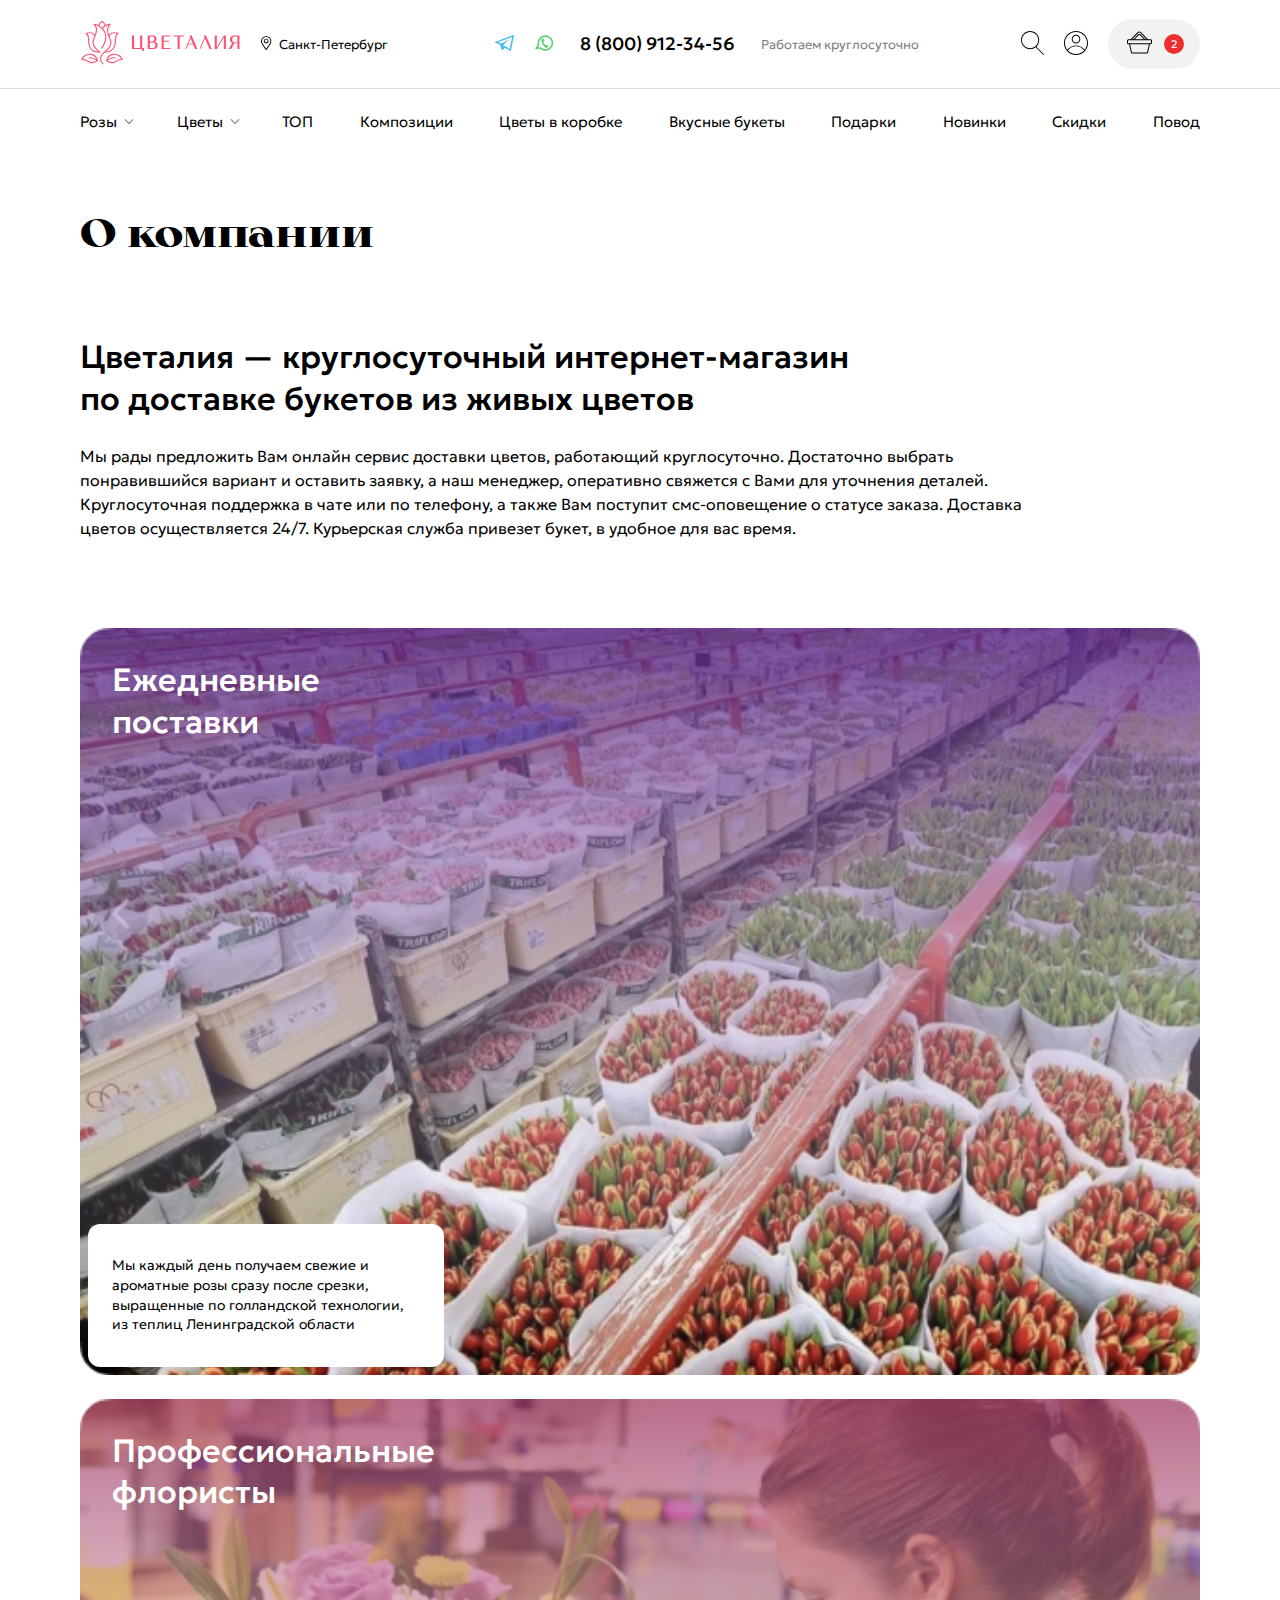
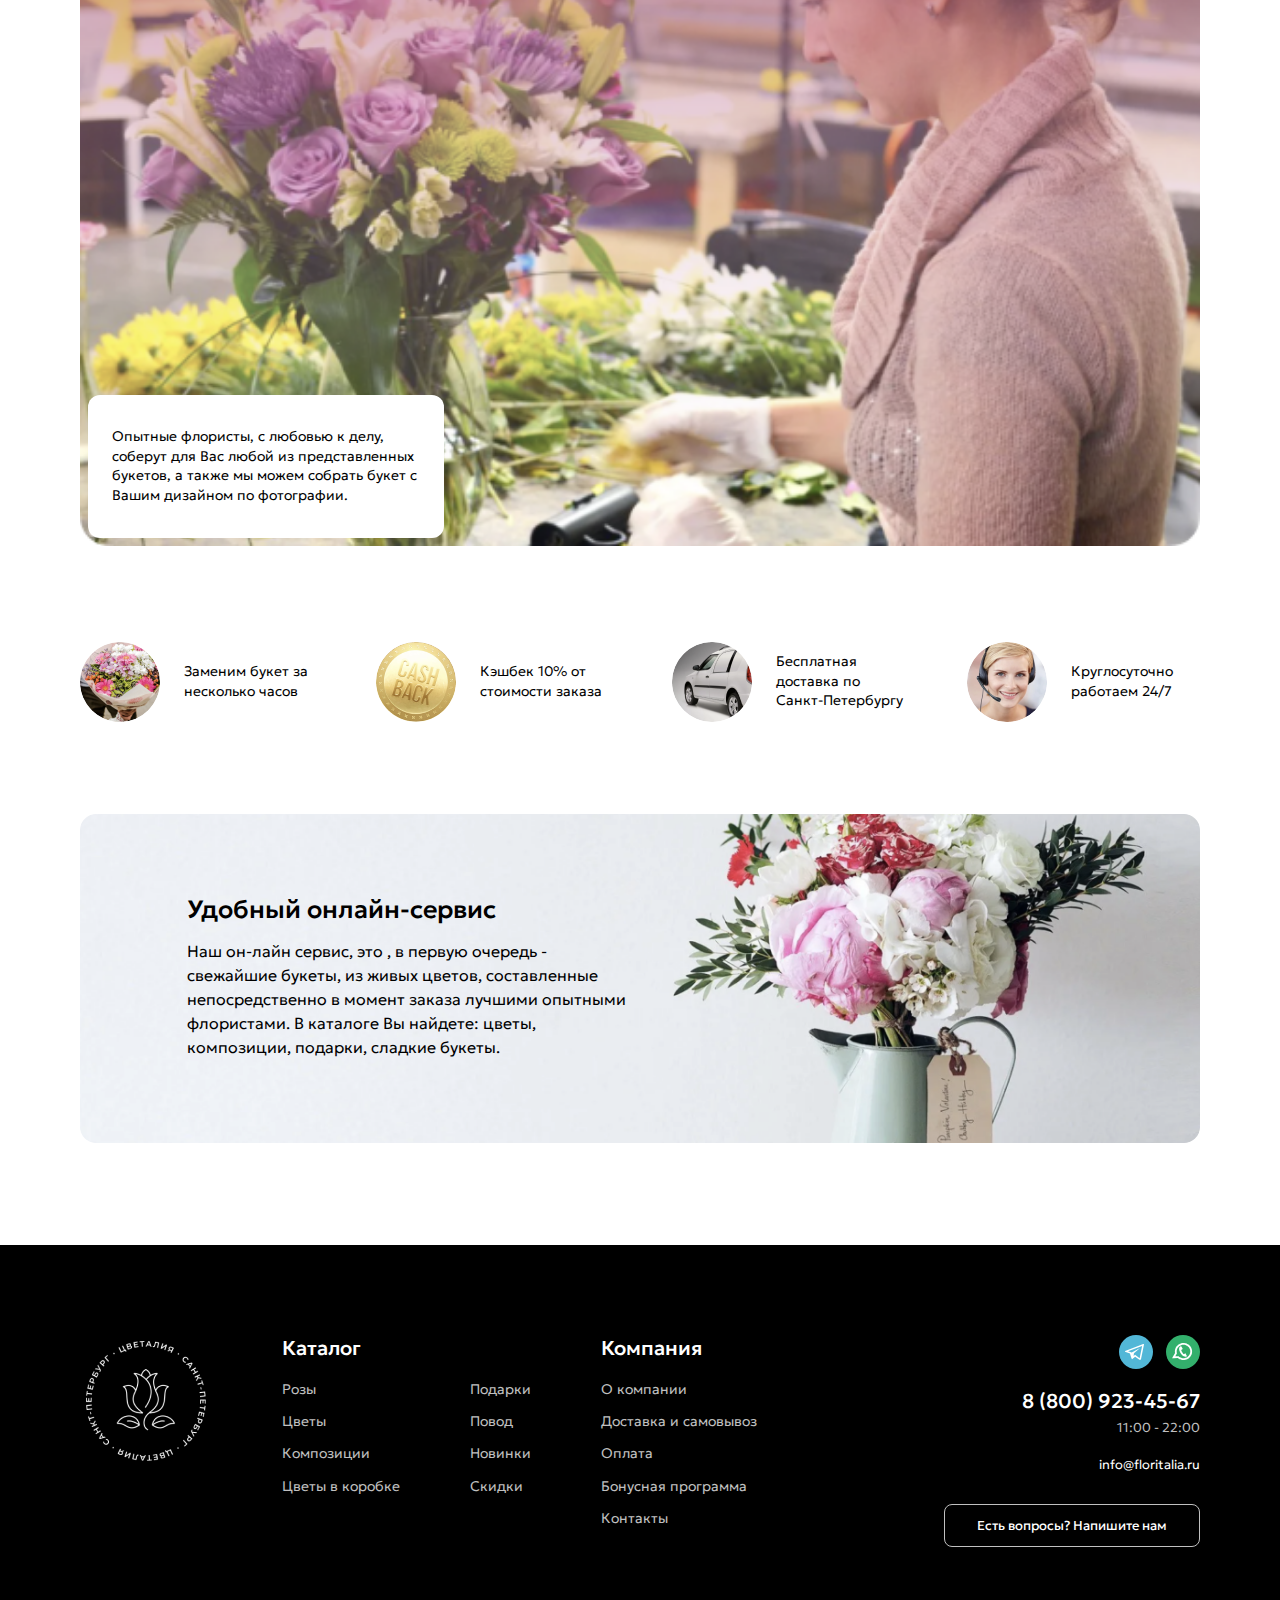
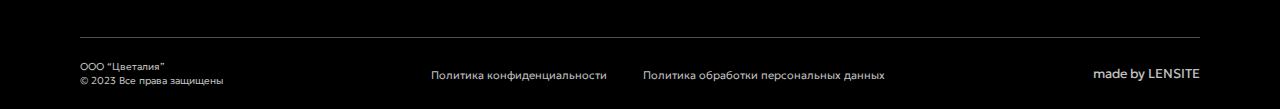
<file: company.html>
<!DOCTYPE html>
<html lang="ru">
	 <head>
	<title>Главная</title>
	<meta charset="UTF-8">
	<meta name="format-detection" content="telephone=no">
	<link rel="stylesheet" href="css/style.min.css">
	<link rel="shortcut icon" href="favicon.ico">
	<link rel="preload" as="fetch" href="js/vendors.min.js">
	<link rel="preload" as="fetch" href="js/app.min.js">
	<!-- <link rel="preload" as="fetch" href="js/map.min.js"> -->
	<link rel="preload" as="image" href="img/gallary1.png">

	<!-- <meta name="robots" content="noindex, nofollow"> -->
	<!-- <meta name="viewport" content="width=device-width, initial-scale=1.0, maximum-scale=1.0, user-scalable=0"> -->
	<meta name="viewport" content="width=device-width, initial-scale=1.0">
	<script defer src="js/vendors.min.js"></script>
	<script defer src="js/app.min.js"></script>
</head>
	<body>
		<div class="wrapper">
			<header class="header">
	<div class="header__container">


		<div class="header__statusBox">
			<div class="header__box">

				<div class="header__top _container">
					<div class="header__left">
						<a href="index.html" class="header__logo"><svg><use xlink:href="img/sprite.svg#logo-up"></use></svg></a>
						<div class="header__sity" data-da=".menu__sity, 991, 1">
							
							<select name="form[]" class="js-sel header__select">
								<option value="1" selected>Санкт-Петербург</option>
								<option value="2">Пункт №2</option>
								<option value="3">Пункт №3</option>
								<option value="4">Пункт №4</option>
							</select>
							<div class="header__navig">
								<svg><use xlink:href="img/sprite.svg#navig"></use></svg>
							</div>
						</div>
						
					</div>
			
					<div class="header__center">
						<div class="header__icons">
							<div class="header__icon"><a href="#"><svg><use xlink:href="img/sprite.svg#tg"></use></svg></a></div>
							<div class="header__icon"><a href="#"><svg><use xlink:href="img/sprite.svg#wts"></use></svg></a></div>
						</div>
						<div class="header__number"><a href="#">8 (800) 912-34-56</a></div>
		
						<div class="header__timework">
							<div>Работаем круглосуточно</div>
						</div>				
		
						<a href="index.html" class="header__logoMobile"><svg><use xlink:href="img/sprite.svg#logo-mob"></use></svg></a>
					</div>
			
					<div class="header__right">
						<div class="header__search">
	
							<a href="#search" class="header__searchImage _popup-link">
								<svg><use fill="#000" xlink:href="img/sprite.svg#search"></use></svg>
							</a>
						</div>
						<div class="header__user">
							<a href="#entrance" class="_popup-link"><svg><use xlink:href="img/sprite.svg#user"></use></svg></a>
						</div>
			
						<div class="header__basket">
							<div class="header__basketImage">
								<svg><use fill="#000" xlink:href="img/sprite.svg#cart"></use></svg>
							</div>
							<div class="header__counter">
								<span>2</span>
							</div>
							
						</div>
						
					</div>
	
					<div class="header__basketMenu basket">
						<div class="basket__content">
							<div class="basket__head">
								Корзина
							</div>
							<div class="basket__block">
								<div class="basket__box">
									<div class="fast__block">
										<div class="fast__image">
											<img src="img/popup-product.png" alt="">
										</div>
										<div class="fast__info">
											<div class="fast__head">
												<div class="fast__head_image">
													<img src="img/popup-product.png" alt="">
												</div>
												<div class="fast__head_btn">Букет светлых кустовых пионовидных роз в розовой коробке</div>
												<div class="fast__close _closeArrow"></div>
											</div>
											<div class="fast__function">
												<div class="fast__size">
													<div class="product__size">
														<svg><use xlink:href="img/sprite.svg#krest"></use></svg>
														<div>40-45 см</div>
													</div>
													<div class="product__size">
														<svg><use xlink:href="img/sprite.svg#up"></use></svg>
														<div>60-65 см</div>
													</div>
												</div>
		
												<div class="fast__quantity">
													<div class="product__quantity quantity">
														<button type="button" class="quantity__button quantity__button_minus"></button>
														<div class="quantity__input">
															<input autocomplete="off" type="text" name="form[]" value="1">
														</div>
														<button type="button" class="quantity__button quantity__button_plus"></button>
													</div>
												</div>
		
												<div class="fast__price">
													<div>3 590 ₽</div>
												</div>
		
											</div>
										</div>
									</div>
								</div>
	
								<div class="basket__box">
									<div class="fast__block">
										<div class="fast__image">
											<img src="img/popup-product.png" alt="">
										</div>
										<div class="fast__info">
											<div class="fast__head">
												<div class="fast__head_image">
													<img src="img/popup-product.png" alt="">
												</div>
												<div class="fast__head_btn">Букет светлых кустовых пионовидных роз в розовой коробке</div>
												<div class="fast__close _closeArrow"></div>
											</div>
											<div class="fast__function">
												<div class="fast__size">
													<div class="product__size">
														<svg><use xlink:href="img/sprite.svg#krest"></use></svg>
														<div>40-45 см</div>
													</div>
													<div class="product__size">
														<svg><use xlink:href="img/sprite.svg#up"></use></svg>
														<div>60-65 см</div>
													</div>
												</div>
		
												<div class="fast__quantity">
													<div class="product__quantity quantity">
														<button type="button" class="quantity__button quantity__button_minus"></button>
														<div class="quantity__input">
															<input autocomplete="off" type="text" name="form[]" value="1">
														</div>
														<button type="button" class="quantity__button quantity__button_plus"></button>
													</div>
												</div>
		
												<div class="fast__price">
													<div>3 590 ₽</div>
												</div>
		
											</div>
										</div>
									</div>
								</div>
	
							</div>
	
							<div class="basket__info">
								<div class="basket__text">
									<div>Итого:</div>
								</div>
								<div class="basket__price">
									<div>7180 р</div>
								</div>
							</div>
	
							<div class="basket__buttons">
								<div class="basket__button _button_pink">
									<a href="#">Оформить заказ</a>
								</div>
	
								<div class="basket__button _button_black">
									<a href="#">Перейти в корзину</a>
								</div>
	
							</div>
							<div class="basket__close _closeArrow"></div>
						</div>
					</div>
					
				</div>
	
			</div>
		</div>

		<div class="header__bottom">
			<div class="header__menu menu _container">
				<button type="button" class="menu__icon icon-menu" data-da=".header__left, 991, 1">
					<svg><use xlink:href="img/sprite.svg#crosses"></use></svg>
					<span>Меню</span>
				</button>
				<!-- <button type="button" data-da=".header__left, 991, 1">
					<div class="menu__arrow">
						<svg><use xlink:href="img/sprite.svg#arrow-back"></use></svg>
					</div>
				</button> -->
				<nav class="menu__body">
					<ul class="menu__list">
						<li class="menu__item menu__item_header _item_arrow _subMenu">
							<a href="#" class="menu__link _item_arrowblock">Розы</a>

							<div class="sub-menu__list">

								<div class="sub-menu__cap">
									<div class="sub-menu__filtersArrow menu__arrowBlock">
										<svg><use xlink:href="img/sprite.svg#arrow-back"></use></svg>
										<div class="menu__arrowText">
											Все цветы
										</div>
									</div>
								</div>
								
								<ul class="sub-menu__block">
											<!-- 1 -->
											<li class="sub-menu__item">
												<a href="#" class="sub-menu__box">
													<div class="sub-menu__image">
														<img src="img/rose1.png" alt="">
													</div>
													<div class="sub-menu__text">
														<div>Розовые розы</div>
													</div>
												</a>
											</li>

											<!-- 2 -->
											<li class="sub-menu__item">
												<a href="#" class="sub-menu__box">
													<div class="sub-menu__image">
														<img src="img/rose2.png" alt="">
													</div>
													<div class="sub-menu__text">
														<div>Чайные розы</div>
													</div>
												</a>
											</li>

											<!-- 3 -->
											<li class="sub-menu__item">
												<a href="#" class="sub-menu__box">
													<div class="sub-menu__image">
														<img src="img/rose3.png" alt="">
													</div>
													<div class="sub-menu__text">
														<div>Белые розы</div>
													</div>
												</a>
											</li>

										<!-- 4 -->
										<li class="sub-menu__item">
											<a href="#" class="sub-menu__box">
												<div class="sub-menu__image">
													<img src="img/rose4.png" alt="">
												</div>
												<div class="sub-menu__text">
													<div>Красные розы</div>
												</div>
											</a>
										</li>

										<!-- 5 -->
										<li class="sub-menu__item">
											<a href="#" class="sub-menu__box">
												<div class="sub-menu__image">
													<img src="img/rose5.png" alt="">
												</div>
												<div class="sub-menu__text">
													<div>Розы в коробках</div>
												</div>
											</a>
										</li>

										<!-- 6 -->
										<li class="sub-menu__item">
											<a href="#" class="sub-menu__box">
												<div class="sub-menu__image">
													<img src="img/rose6.png" alt="">
												</div>
												<div class="sub-menu__text">
													<div>Букеты из роз</div>
												</div>
											</a>
										</li>

								</ul>
							</div>

						</li>
						<li class="menu__item menu__item_header _item_arrow _subMenu">
							<a href="#" class="menu__link _item_arrowblock">Цветы</a>

							<div class="sub-menu__list">
								<div class="sub-menu__cap">
									<div class="sub-menu__filtersArrow menu__arrowBlock">
										<svg><use xlink:href="img/sprite.svg#arrow-back"></use></svg>
										<div class="menu__arrowText">
											Все цветы
										</div>
									</div>
								</div>
								<div class="sub-menu__block sub-menu__block_line">
									<ul class="sub-menu__block_mas">
										<!-- 1 -->
										<li class="sub-menu__item">
											<a href="#" class="sub-menu__box">
												<div class="sub-menu__image">
													<img src="img/flowers1.png" alt="">
												</div>
												<div class="sub-menu__text">
													<div>Альстромерии</div>
												</div>
											</a>
										</li>
		
										<!-- 2 -->
										<li class="sub-menu__item">
											<a href="#" class="sub-menu__box">
												<div class="sub-menu__image">
													<img src="img/flowers2.png" alt="">
												</div>
												<div class="sub-menu__text">
													<div>Герберы</div>
												</div>
											</a>
										</li>
		
										<!-- 3 -->
										<li class="sub-menu__item">
											<a href="#" class="sub-menu__box">
												<div class="sub-menu__image">
													<img src="img/flowers3.png" alt="">
												</div>
												<div class="sub-menu__text">
													<div>Гвоздики</div>
												</div>
											</a>
										</li>
		
										<!-- 4 -->
										<li class="sub-menu__item">
											<a href="#" class="sub-menu__box">
												<div class="sub-menu__image">
													<img src="img/flowers4.png" alt="">
												</div>
												<div class="sub-menu__text">
													<div>Гипсофила</div>
												</div>
											</a>
										</li>
		
										<!-- 5 -->
										<li class="sub-menu__item">
											<a href="#" class="sub-menu__box">
												<div class="sub-menu__image">
													<img src="img/flowers5.png" alt="">
												</div>
												<div class="sub-menu__text">
													<div>Гортензии</div>
												</div>
											</a>
										</li>
		
										<!-- 6 -->
										<li class="sub-menu__item">
											<a href="#" class="sub-menu__box">
												<div class="sub-menu__image">
													<img src="img/flowers6.png" alt="">
												</div>
												<div class="sub-menu__text">
													<div>Ирисы</div>
												</div>
											</a>
										</li>
		
										<!-- 7 -->
										<li class="sub-menu__item">
											<a href="#" class="sub-menu__box">
												<div class="sub-menu__image">
													<img src="img/flowers7.png" alt="">
												</div>
												<div class="sub-menu__text">
													<div>Каллы</div>
												</div>
											</a>
										</li>
		
										<!-- 8 -->
										<li class="sub-menu__item">
											<a href="#" class="sub-menu__box">
												<div class="sub-menu__image">
													<img src="img/flowers8.png" alt="">
												</div>
												<div class="sub-menu__text">
													<div>Лилии</div>
												</div>
											</a>
										</li>
		
										<!-- 9 -->
										<li class="sub-menu__item">
											<a href="#" class="sub-menu__box">
												<div class="sub-menu__image">
													<img src="img/flowers9.png" alt="">
												</div>
												<div class="sub-menu__text">
													<div>Орхидеи</div>
												</div>
											</a>
										</li>

									</ul>
									<ul class="sub-menu__block_mas">

										<!-- 10 -->
										<li class="sub-menu__item">
											<a href="#" class="sub-menu__box">
												<div class="sub-menu__image">
													<img src="img/flowers10.png" alt="">
												</div>
												<div class="sub-menu__text">
													<div>Пионы</div>
												</div>
											</a>
										</li>
		
										<!-- 11 -->
										<li class="sub-menu__item">
											<a href="#" class="sub-menu__box">
												<div class="sub-menu__image">
													<img src="img/flowers11.png" alt="">
												</div>
												<div class="sub-menu__text">
													<div>Подсолнухи</div>
												</div>
											</a>
										</li>
		
										<!-- 12 -->
										<li class="sub-menu__item">
											<a href="#" class="sub-menu__box">
												<div class="sub-menu__image">
													<img src="img/flowers12.png" alt="">
												</div>
												<div class="sub-menu__text">
													<div>Ромашки</div>
												</div>
											</a>
										</li>
		
										<!-- 13 -->
										<li class="sub-menu__item">
											<a href="#" class="sub-menu__box">
												<div class="sub-menu__image">
													<img src="img/flowers13.png" alt="">
												</div>
												<div class="sub-menu__text">
													<div>Статица</div>
												</div>
											</a>
										</li>
		
										<!-- 14 -->
										<li class="sub-menu__item">
											<a href="#" class="sub-menu__box">
												<div class="sub-menu__image">
													<img src="img/flowers14.png" alt="">
												</div>
												<div class="sub-menu__text">
													<div>Сухоцветы</div>
												</div>
											</a>
										</li>
		
										<!-- 15 -->
										<li class="sub-menu__item">
											<a href="#" class="sub-menu__box">
												<div class="sub-menu__image">
													<img src="img/flowers15.png" alt="">
												</div>
												<div class="sub-menu__text">
													<div>Тюльпаны</div>
												</div>
											</a>
										</li>
		
										<!-- 16 -->
										<li class="sub-menu__item">
											<a href="#" class="sub-menu__box">
												<div class="sub-menu__image">
													<img src="img/flowers16.png" alt="">
												</div>
												<div class="sub-menu__text">
													<div>Фрезия</div>
												</div>
											</a>
										</li>
		
										<!-- 17 -->
										<li class="sub-menu__item">
											<a href="#" class="sub-menu__box">
												<div class="sub-menu__image">
													<img src="img/flowers17.png" alt="">
												</div>
												<div class="sub-menu__text">
													<div>Хризантемы</div>
												</div>
											</a>
										</li>
		
										<!-- 18 -->
										<li class="sub-menu__item">
											<a href="#" class="sub-menu__box">
												<div class="sub-menu__image">
													<img src="img/flowers18.png" alt="">
												</div>
												<div class="sub-menu__text">
													<div>Эустома</div>
												</div>
											</a>
										</li>

									</ul>
								</div>
								
							</div>
						</li>
						<li class="menu__item"><a href="#" class="menu__link">ТОП</a></li>
						<li class="menu__item"><a href="#" class="menu__link">Композиции</a></li>
						<li class="menu__item"><a href="#" class="menu__link">Цветы в коробке</a></li>
						<li class="menu__item"><a href="#" class="menu__link">Вкусные букеты</a></li>
						<li class="menu__item"><a href="#" class="menu__link">Подарки</a></li>
						<li class="menu__item"><a href="#" class="menu__link">Новинки</a></li>
						<li class="menu__item"><a href="#" class="menu__link">Скидки</a></li>
						<li class="menu__item"><a href="#" class="menu__link">Повод</a></li>
					</ul>
					<div class="menu__pages">
						<ul class="menu__pagesMenu">
							<li class="menu__pagesItem"><a href="#">О компании</a></li>
							<li class="menu__pagesItem"><a href="#">Доставка и самовывоз</a></li>
							<li class="menu__pagesItem"><a href="#">Оплата</a></li>
							<li class="menu__pagesItem"><a href="#">Бонусная программа</a></li>
							<li class="menu__pagesItem"><a href="#">Контакты</a></li>
						</ul>
					</div>
					<div class="menu__sity">

					</div>
				</nav>
			</div>
		</div>



	</div>
</header>


<div class="chase">
	<div class="chase__block _container">
		<div class="chase__menu">

			
			<div class="header__menu menu">
				<nav class="menu__body">
					<ul class="menu__list">
						<li class="menu__item menu__item_header _item_arrow _subMenu">
							<a href="#" class="menu__link _item_arrowblock">Розы</a>
							<ul class="sub-menu__list">
								<div class="sub-menu__block">
										<!-- 1 -->
										<li class="sub-menu__item">
											<a href="#" class="sub-menu__box">
												<div class="sub-menu__image">
													<img src="img/rose1.png" alt="">
												</div>
												<div class="sub-menu__text">
													<div>Розовые розы</div>
												</div>
											</a>
										</li>

										<!-- 2 -->
										<li class="sub-menu__item">
											<a href="#" class="sub-menu__box">
												<div class="sub-menu__image">
													<img src="img/rose2.png" alt="">
												</div>
												<div class="sub-menu__text">
													<div>Чайные розы</div>
												</div>
											</a>
										</li>

										<!-- 3 -->
										<li class="sub-menu__item">
											<a href="#" class="sub-menu__box">
												<div class="sub-menu__image">
													<img src="img/rose3.png" alt="">
												</div>
												<div class="sub-menu__text">
													<div>Белые розы</div>
												</div>
											</a>
										</li>

									<!-- 4 -->
									<li class="sub-menu__item">
										<a href="#" class="sub-menu__box">
											<div class="sub-menu__image">
												<img src="img/rose4.png" alt="">
											</div>
											<div class="sub-menu__text">
												<div>Красные розы</div>
											</div>
										</a>
									</li>

									<!-- 5 -->
									<li class="sub-menu__item">
										<a href="#" class="sub-menu__box">
											<div class="sub-menu__image">
												<img src="img/rose5.png" alt="">
											</div>
											<div class="sub-menu__text">
												<div>Розы в коробках</div>
											</div>
										</a>
									</li>

									<!-- 6 -->
									<li class="sub-menu__item">
										<a href="#" class="sub-menu__box">
											<div class="sub-menu__image">
												<img src="img/rose6.png" alt="">
											</div>
											<div class="sub-menu__text">
												<div>Букеты из роз</div>
											</div>
										</a>
									</li>

								</div>

							</ul>

						</li>
						<li class="menu__item menu__item_header _item_arrow _subMenu">
							<a href="#" class="menu__link _item_arrowblock">Цветы</a>
							<ul class="sub-menu__list">
								<div class="sub-menu__block">
									<!-- 1 -->
									<li class="sub-menu__item">
										<a href="#" class="sub-menu__box">
											<div class="sub-menu__image">
												<img src="img/flowers1.png" alt="">
											</div>
											<div class="sub-menu__text">
												<div>Альстромерии</div>
											</div>
										</a>
									</li>
	
									<!-- 2 -->
									<li class="sub-menu__item">
										<a href="#" class="sub-menu__box">
											<div class="sub-menu__image">
												<img src="img/flowers2.png" alt="">
											</div>
											<div class="sub-menu__text">
												<div>Герберы</div>
											</div>
										</a>
									</li>
	
									<!-- 3 -->
									<li class="sub-menu__item">
										<a href="#" class="sub-menu__box">
											<div class="sub-menu__image">
												<img src="img/flowers3.png" alt="">
											</div>
											<div class="sub-menu__text">
												<div>Гвоздики</div>
											</div>
										</a>
									</li>
	
									<!-- 4 -->
									<li class="sub-menu__item">
										<a href="#" class="sub-menu__box">
											<div class="sub-menu__image">
												<img src="img/flowers4.png" alt="">
											</div>
											<div class="sub-menu__text">
												<div>Гипсофила</div>
											</div>
										</a>
									</li>
	
									<!-- 5 -->
									<li class="sub-menu__item">
										<a href="#" class="sub-menu__box">
											<div class="sub-menu__image">
												<img src="img/flowers5.png" alt="">
											</div>
											<div class="sub-menu__text">
												<div>Гортензии</div>
											</div>
										</a>
									</li>
	
									<!-- 6 -->
									<li class="sub-menu__item">
										<a href="#" class="sub-menu__box">
											<div class="sub-menu__image">
												<img src="img/flowers6.png" alt="">
											</div>
											<div class="sub-menu__text">
												<div>Ирисы</div>
											</div>
										</a>
									</li>
	
									<!-- 7 -->
									<li class="sub-menu__item">
										<a href="#" class="sub-menu__box">
											<div class="sub-menu__image">
												<img src="img/flowers7.png" alt="">
											</div>
											<div class="sub-menu__text">
												<div>Каллы</div>
											</div>
										</a>
									</li>
	
									<!-- 8 -->
									<li class="sub-menu__item">
										<a href="#" class="sub-menu__box">
											<div class="sub-menu__image">
												<img src="img/flowers8.png" alt="">
											</div>
											<div class="sub-menu__text">
												<div>Лилии</div>
											</div>
										</a>
									</li>
	
									<!-- 9 -->
									<li class="sub-menu__item">
										<a href="#" class="sub-menu__box">
											<div class="sub-menu__image">
												<img src="img/flowers9.png" alt="">
											</div>
											<div class="sub-menu__text">
												<div>Орхидеи</div>
											</div>
										</a>
									</li>
								</div>
								
								<div class="sub-menu__block">
									<!-- 10 -->
									<li class="sub-menu__item">
										<a href="#" class="sub-menu__box">
											<div class="sub-menu__image">
												<img src="img/flowers10.png" alt="">
											</div>
											<div class="sub-menu__text">
												<div>Пионы</div>
											</div>
										</a>
									</li>
	
									<!-- 11 -->
									<li class="sub-menu__item">
										<a href="#" class="sub-menu__box">
											<div class="sub-menu__image">
												<img src="img/flowers11.png" alt="">
											</div>
											<div class="sub-menu__text">
												<div>Подсолнухи</div>
											</div>
										</a>
									</li>
	
									<!-- 12 -->
									<li class="sub-menu__item">
										<a href="#" class="sub-menu__box">
											<div class="sub-menu__image">
												<img src="img/flowers12.png" alt="">
											</div>
											<div class="sub-menu__text">
												<div>Ромашки</div>
											</div>
										</a>
									</li>
	
									<!-- 13 -->
									<li class="sub-menu__item">
										<a href="#" class="sub-menu__box">
											<div class="sub-menu__image">
												<img src="img/flowers13.png" alt="">
											</div>
											<div class="sub-menu__text">
												<div>Статица</div>
											</div>
										</a>
									</li>
	
									<!-- 14 -->
									<li class="sub-menu__item">
										<a href="#" class="sub-menu__box">
											<div class="sub-menu__image">
												<img src="img/flowers14.png" alt="">
											</div>
											<div class="sub-menu__text">
												<div>Сухоцветы</div>
											</div>
										</a>
									</li>
	
									<!-- 15 -->
									<li class="sub-menu__item">
										<a href="#" class="sub-menu__box">
											<div class="sub-menu__image">
												<img src="img/flowers15.png" alt="">
											</div>
											<div class="sub-menu__text">
												<div>Тюльпаны</div>
											</div>
										</a>
									</li>
	
									<!-- 16 -->
									<li class="sub-menu__item">
										<a href="#" class="sub-menu__box">
											<div class="sub-menu__image">
												<img src="img/flowers16.png" alt="">
											</div>
											<div class="sub-menu__text">
												<div>Фрезия</div>
											</div>
										</a>
									</li>
	
									<!-- 17 -->
									<li class="sub-menu__item">
										<a href="#" class="sub-menu__box">
											<div class="sub-menu__image">
												<img src="img/flowers17.png" alt="">
											</div>
											<div class="sub-menu__text">
												<div>Хризантемы</div>
											</div>
										</a>
									</li>
	
									<!-- 18 -->
									<li class="sub-menu__item">
										<a href="#" class="sub-menu__box">
											<div class="sub-menu__image">
												<img src="img/flowers18.png" alt="">
											</div>
											<div class="sub-menu__text">
												<div>Эустома</div>
											</div>
										</a>
									</li>
								</div>

							</ul>
						</li>
						<li class="menu__item"><a href="#" class="menu__link">ТОП</a></li>
						<li class="menu__item"><a href="#" class="menu__link">Композиции</a></li>
						<li class="menu__item"><a href="#" class="menu__link">Цветы в коробке</a></li>
						<li class="menu__item"><a href="#" class="menu__link">Вкусные букеты</a></li>
						<li class="menu__item"><a href="#" class="menu__link">Подарки</a></li>
						<li class="menu__item"><a href="#" class="menu__link">Новинки</a></li>
						<li class="menu__item"><a href="#" class="menu__link">Скидки</a></li>
						<li class="menu__item"><a href="#" class="menu__link">Повод</a></li>
					</ul>
					<div class="menu__pages">
						<ul class="menu__pagesMenu">
							<li class="menu__pagesItem"><a href="#">О компании</a></li>
							<li class="menu__pagesItem"><a href="#">Доставка и самовывоз</a></li>
							<li class="menu__pagesItem"><a href="#">Оплата</a></li>
							<li class="menu__pagesItem"><a href="#">Бонусная программа</a></li>
							<li class="menu__pagesItem"><a href="#">Контакты</a></li>
						</ul>
					</div>
					<div class="menu__sity">

					</div>
				</nav>
			</div>


		</div>

		<div class="chase__cart">
			<div class="header__basket">
				<div class="header__basketImage">
					<svg><use fill="#000" xlink:href="img/sprite.svg#cart"></use></svg>
				</div>
				<div class="header__counter">
					<span>2</span>
				</div>
				
			</div>
		</div>

		<!-- <div class="header__basketMenu basket">
			<div class="basket__content">
				<div class="basket__head">
					<h3>Корзина</h3>
				</div>
				<div class="basket__block">
					<div class="basket__box">
						<div class="fast__block">
							<div class="fast__image">
								<img src="img/popup-product.png" alt="">
							</div>
							<div class="fast__info">
								<div class="fast__head">
									<div class="fast__head_image">
										<img src="img/popup-product.png" alt="">
									</div>
									<h4>Букет светлых кустовых пионовидных роз в розовой коробке</h4>
									<div class="fast__close _closeArrow"></div>
								</div>
								<div class="fast__function">
									<div class="fast__size">
										<div class="product__size">
											<svg><use xlink:href="/img/sprite.svg#krest"></use></svg>
											<p>40-45 см</p>
										</div>
										<div class="product__size">
											<svg><use xlink:href="/img/sprite.svg#up"></use></svg>
											<p>60-65 см</p>
										</div>
									</div>

									<div class="fast__quantity">
										<div class="product__quantity quantity">
											<button type="button" class="quantity__button quantity__button_minus"></button>
											<div class="quantity__input">
												<input autocomplete="off" type="text" name="form[]" value="1">
											</div>
											<button type="button" class="quantity__button quantity__button_plus"></button>
										</div>
									</div>

									<div class="fast__price">
										<p>3 590 ₽</p>
									</div>

								</div>
							</div>
						</div>
					</div>

					<div class="basket__box">
						<div class="fast__block">
							<div class="fast__image">
								<img src="img/popup-product.png" alt="">
							</div>
							<div class="fast__info">
								<div class="fast__head">
									<div class="fast__head_image">
										<img src="img/popup-product.png" alt="">
									</div>
									<h4>Букет светлых кустовых пионовидных роз в розовой коробке</h4>
									<div class="fast__close _closeArrow"></div>
								</div>
								<div class="fast__function">
									<div class="fast__size">
										<div class="product__size">
											<svg><use xlink:href="/img/sprite.svg#krest"></use></svg>
											<p>40-45 см</p>
										</div>
										<div class="product__size">
											<svg><use xlink:href="/img/sprite.svg#up"></use></svg>
											<p>60-65 см</p>
										</div>
									</div>

									<div class="fast__quantity">
										<div class="product__quantity quantity">
											<button type="button" class="quantity__button quantity__button_minus"></button>
											<div class="quantity__input">
												<input autocomplete="off" type="text" name="form[]" value="1">
											</div>
											<button type="button" class="quantity__button quantity__button_plus"></button>
										</div>
									</div>

									<div class="fast__price">
										<p>3 590 ₽</p>
									</div>

								</div>
							</div>
						</div>
					</div>

				</div>

				<div class="basket__info">
					<div class="basket__text">
						<p>Итого:</p>
					</div>
					<div class="basket__price">
						<p>7180 р</p>
					</div>
				</div>

				<div class="basket__buttons">
					<div class="basket__button">
						<a href="#">Оформить заказ</a>
					</div>

					<div class="basket__button">
						<a href="#">Перейти в корзину</a>
					</div>

				</div>
			</div>
		</div> -->

	</div>
</div>
			<main class="page">

            
            <div class="company">
               <div class="company__content _container">
                  <div class="company__head _macherTitle">О компании</div>

                  <div class="company__article">
                     <div class="company__title">Цветалия — круглосуточный интернет-магазин по доставке букетов из живых цветов</div>
                     <div class="company__text">Мы рады предложить Вам онлайн сервис доставки цветов, работающий круглосуточно. Достаточно выбрать понравившийся вариант и оставить заявку, а наш менеджер, оперативно свяжется с Вами для уточнения деталей. Круглосуточная поддержка в чате или по телефону, а также Вам поступит смс-оповещение о статусе заказа. Доставка цветов осуществляется 24/7. Курьерская служба привезет букет, в удобное для вас время.</div>
                  </div>

                  <div class="company__block">
                     <div class="company__info">
                        <img src="img/company-info-1.png" alt="">
                        <div class="company__progress">Ежедневные поставки</div>
                        <div class="company__box">
                           <div class="company__experience">Мы каждый день получаем свежие и ароматные розы сразу после срезки, выращенные по голландской технологии, из теплиц Ленинградской области</div>
                        </div>
                     </div>

                     <div class="company__info">
                        <img src="img/company-info-2.png" alt="">
                        <div class="company__progress">Профессиональные флористы</div>
                        <div class="company__box">
                           <div class="company__experience">Опытные флористы, с любовью к делу, соберут для Вас любой из представленных букетов, а также мы можем собрать букет с Вашим дизайном по фотографии.</div>
                        </div>
                     </div>

                  </div>

                  <div class="company__benefit">
                     <!-- 1 -->
                     <div class="company__item">
                        <div class="company__image">
                           <img src="img/company-item-1.png" alt="">
                        </div>
                        <div class="company__favor">Заменим букет за несколько часов</div>
                     </div>

                     <!-- 2 -->
                     <div class="company__item">
                        <div class="company__image">
                           <img src="img/company-item-2.png" alt="">
                        </div>
                        <div class="company__favor">Кэшбек 10% от стоимости заказа</div>
                     </div>

                     <!-- 3 -->
                     <div class="company__item">
                        <div class="company__image">
                           <img src="img/company-item-3.png" alt="">
                        </div>
                        <div class="company__favor">Бесплатная доставка по Санкт-Петербургу</div>
                     </div>

                     <!-- 4 -->
                     <div class="company__item">
                        <div class="company__image">
                           <img src="img/company-item-4.png" alt="">
                        </div>
                        <div class="company__favor">Круглосуточно работаем 24/7</div>
                     </div>
                     
                  </div>


                  <div class="company__comfortable">
                     <img src="img/company-comfortable.png" alt="">
                     <div class="company__service">
                        <div class="company__hat">Удобный онлайн-сервис</div>
                        <div class="company__word">Наш он-лайн сервис, это , в первую очередь - свежайшие букеты, из живых цветов, составленные непосредственно в момент заказа лучшими опытными флористами. В каталоге Вы найдете: цветы, композиции, подарки, сладкие букеты.</div>
                     </div>
                  </div>


               </div>
            </div>


         </main>
			<footer class="footer">
	<div class="footer__container _container">
		<div class="footer__top">
			<div class="footer__center">
				<div class="footer__blockImage">
					<a href="#" class="footer__logo" data-da=".footer__blockLast, 768, last"><svg><use xlink:href="img/sprite.svg#footerSvg"></use></svg></a>
					<div class="footer__block">
						<div class="footer__title">
							Каталог
						</div>
						<div class="footer__catalog">
							<ul class="footer__list">
								<li class="footer__item"><a href="catalog.html">Розы</a></li>
								<li class="footer__item"><a href="#">Цветы</a></li>
								<li class="footer__item"><a href="#">Композиции</a></li>
								<li class="footer__item"><a href="#">Цветы в коробке</a></li>
							</ul>
							<ul class="footer__list">
								<li class="footer__item"><a href="#">Подарки</a></li>
								<li class="footer__item"><a href="#">Повод</a></li>
								<li class="footer__item"><a href="#">Новинки</a></li>
								<li class="footer__item"><a href="special.html">Скидки</a></li>
							</ul>
						</div>
						
					</div>
				</div>

				<div class="footer__block footer__blockLast">
					<div class="footer__title">
						Компания
					</div>
					<ul class="footer__list">
						<li class="footer__item"><a href="company.html">О компании</a></li>
						<li class="footer__item"><a href="#">Доставка и самовывоз</a></li>
						<li class="footer__item"><a href="payment.html">Оплата</a></li>
						<li class="footer__item"><a href="bonus.html">Бонусная программа</a></li>
						<li class="footer__item"><a href="contact.html">Контакты</a></li>
					</ul>
				</div>

			</div>
			<div class="footer__right">
				<div class="footer__phone">
					<div class="footer__icons">
						<a href="#" class="footer__icon">
							<svg><use xlink:href="img/sprite.svg#foot-tg"></use></svg>
						</a>
						<a href="#" class="footer__icon">
							<svg><use xlink:href="img/sprite.svg#wts-foot"></use></svg>
						</a>
					</div>
					<div class="footer__number">
						<a href="#">8 (800) 923-45-67</a>
					</div>
				</div>
				<div class="footer__time">
					<div>11:00 - 22:00</div>
				</div>
				<a href="#" class="footer__email">
					info@floritalia.ru
				</a>
				<div class="footer__button">Есть вопросы? Напишите нам</div>
			</div>
		</div>

		<div class="footer__bottom">
			<div class="footer__box">
				<div class="footer__comp">
					<div>ООО “Цветалия”</div>
					<div>© 2023 Все права защищены</div>
				</div>
				<div class="footer__policy" data-da=".footer__bottom, 768, 0">
					<div class="footer__privacy">
						<a href="#">Политика конфиденциальности</a>
					</div>
					<div class="footer__privacy">
						<a href="#">Политика обработки персональных данных</a>
					</div>
				</div>
				<div class="footer__lensite">
					<div>made by LENSITE</div>
				</div>
			</div>
		</div>
	</div>
</footer>
		</div>
		<div class="popup popup_product">
	<div class="popup__content">
		<div class="popup__body">
			<div class="popup__close _closeArrow"></div>
			<div class="fast">
				<div class="popup__fast fast">
					<div class="fast__title">
						Быстрый заказ
					</div>
					<div class="fast__text">
						<div>Оформите заказ по телефону +7(812) 912-34-56 или заполните форму ниже</div>
					</div>
					<form action="#" class="fast__form">
						<div class="fast__contact">
							<div class="fast__input">
								<label for="">Ваше имя</label>
								<input autocomplete="off" type="text" name="form[]" data-value="" data-error="Введите корректное значение" placeholder="" class="input _req">
								<div class="form__error"></div>
							</div>
							<div class="fast__input">
								<label for="">Номер телефона</label>
								<input autocomplete="off" type="text" name="form[]" data-value="" data-error="Введите корректное значение" placeholder="" class="input _req _phone">
								<div class="form__error"></div>
							</div>
						</div>

						<div class="fast__box">

							<!-- 1 -->
							<div class="fast__block">
								<div class="fast__image">
									<img src="img/popup-product.png" alt="">
								</div>
								<div class="fast__info">
									<div class="fast__head">
										<div class="fast__head_image">
											<img src="img/popup-product.png" alt="">
										</div>
										<div class="fast__head_btn">Букет светлых кустовых пионовидных роз в розовой коробке</div>
										<div class="fast__close _closeArrow"></div>
									</div>
									<div class="fast__function">
										<div class="fast__size">
											<div class="product__size">
												<svg><use xlink:href="img/sprite.svg#krest"></use></svg>
												<div>40-45 см</div>
											</div>
											<div class="product__size">
												<svg><use xlink:href="img/sprite.svg#up"></use></svg>
												<div>60-65 см</div>
											</div>
										</div>

										<div class="fast__quantity">
											<div class="product__quantity quantity">
												<button type="button" class="quantity__button quantity__button_minus"></button>
												<div class="quantity__input">
													<input autocomplete="off" type="text" name="form[]" value="1">
												</div>
												<button type="button" class="quantity__button quantity__button_plus"></button>
											</div>
										</div>

										<div class="fast__price">
											<div>3 590 ₽</div>
										</div>

									</div>
								</div>
							</div>

							<!-- 2 -->
							<div class="fast__block">
								<div class="fast__image">
									<img src="img/popup-product.png" alt="">
								</div>
								<div class="fast__info">
									<div class="fast__head">
										<div class="fast__head_image">
											<img src="img/popup-product.png" alt="">
										</div>
										<div class="fast__head_btn">Букет светлых кустовых пионовидных роз в розовой коробке</div>
										<div class="fast__close _closeArrow"></div>
									</div>
									<div class="fast__function">
										<div class="fast__size">
											<div class="product__size">
												<svg><use xlink:href="img/sprite.svg#krest"></use></svg>
												<div>40-45 см</div>
											</div>
											<div class="product__size">
												<svg><use xlink:href="img/sprite.svg#up"></use></svg>
												<div>60-65 см</div>
											</div>
										</div>

										<div class="fast__quantity">
											<div class="product__quantity quantity">
												<button type="button" class="quantity__button quantity__button_minus"></button>
												<div class="quantity__input">
													<input autocomplete="off" type="text" name="form[]" value="1">
												</div>
												<button type="button" class="quantity__button quantity__button_plus"></button>
											</div>
										</div>

										<div class="fast__price">
											<div>3 590 ₽</div>
										</div>

									</div>
								</div>
							</div>
						</div>


						<div class="fast__button">
							<button type="submit" class="button btn">Отправить</button>
						</div>

						<div class="fast__checkbox checkbox">
							<input id="c_11" data-error="Ошибка" class="checkbox__input" type="checkbox" value="1" name="form[]">
							<label for="c_11" class="checkbox__label"><span class="checkbox__text">Принимаю условия <a href="">Публичной оферты</a></span></label>
						</div>
						
						
					</form>
				</div>
			</div>
		</div>
	</div>
</div>



<div class="popup popup_entrance">
	<div class="popup__content">
		<div class="popup__body">
			<div class="popup__close _closeArrow"></div>
			<div class="entrance">
				<div class="entrance__head">
					Вход
				</div>
				<form action="#" class="entrance__form">
					<div class="entrance__block">
						<div class="entrance__input">
							<label for="c_9" class="label"><span class="label">Телефон или e-mail</span></label>
							<input id="c_9" autocomplete="off" data-error="Введите корректное значение" class="input _req" type="text" value="" name="form[]">
						</div>

						<div class="entrance__input">
							<label for="c_10" class="label"><span class="label">Введите код из СМС</span></label>
							<input id="c_10" autocomplete="off" data-error="Введите корректное значение" class="input _req" type="text" value="" name="form[]">
						</div>

						<div class="entrance__time">
							<div>Запросить код повторно: 56 с</div>
						</div>
					</div>

					<div class="entrance__buttons">
						<div class="entrance__button entrance__send _button_pink">
							<button type="submit" class="button">Отправить</button>
						</div>
						<div class="entrance__button entrance__register _button_black">
							<a href="#register" class="_popup-link">Регистрация</a>
						</div>
					</div>
					<div class="entrance__sendPassword">
						<a href="#next" class="_popup-link">Вход с паролем</a>
					</div>
					
				</form>
			</div>
		</div>
	</div>
</div>


<div class="popup popup_search">
	<div class="popup__content">
		<div class="popup__body">
			<div class="popup__close _closeArrow"></div>
			<div class="search">
				<div class="search__content">
					<div class="search__block">
						<div class="search__input">
							<input autocomplete="off" type="text" name="form[]" data-error="Ошибка" value="Розы" placeholder="" class="input">
							<div class="search__icon">
								<svg><use xlink:href="img/sprite.svg#search"></use></svg>
							</div>
						</div>
					</div>
					

					<!-- <div data-tabs class="search__tabs tabs _tabs">
						<nav data-tabs-titles class="tabs__navigation">
							<button type="button" class="tabs__title _tabs-item _active">Все</button>
							<button type="button" class="tabs__title _tabs-item">Категории</button>
							<button type="button" class="tabs__title _tabs-item">Товары</button>
						</nav>
						<div data-tabs-body class="tabs__content">
							<div class="tabs__bod _tabs-block _active">


								<div class="search__boxes">
									<div class="search__header">
										Категории <span>(11)</span>
									</div>
									<div class="search__category">
										<a href="#" class="search__box">
											<div class="search__images">
												<img src="img/flowers1.png" alt="">
											</div>
											<div class="search__name">Розы</div>
										</a>

										<a href="#" class="search__box">
											<div class="search__images">
												<img src="img/flowers1.png" alt="">
											</div>
											<div class="search__name">Розы</div>
										</a>

										<a href="#" class="search__box">
											<div class="search__images">
												<img src="img/flowers1.png" alt="">
											</div>
											<div class="search__name">Розы</div>
										</a>

										<a href="#" class="search__box">
											<div class="search__images">
												<img src="img/flowers1.png" alt="">
											</div>
											<div class="search__name">Розы</div>
										</a>

										<a href="#" class="search__box">
											<div class="search__images">
												<img src="img/flowers1.png" alt="">
											</div>
											<div class="search__name">Розы</div>
										</a>

										<a href="#" class="search__box">
											<div class="search__images">
												<img src="img/flowers1.png" alt="">
											</div>
											<div class="search__name">Розы</div>
										</a>

										<a href="#" class="search__box">
											<div class="search__images">
												<img src="img/flowers1.png" alt="">
											</div>
											<div class="search__name">Розы</div>
										</a>

										<a href="#" class="search__box">
											<div class="search__images">
												<img src="img/flowers1.png" alt="">
											</div>
											<div class="search__name">Розы</div>
										</a>

										<a href="#" class="search__box">
											<div class="search__images">
												<img src="img/flowers1.png" alt="">
											</div>
											<div class="search__name">Розы</div>
										</a>

										<a href="#" class="search__box">
											<div class="search__images">
												<img src="img/flowers1.png" alt="">
											</div>
											<div class="search__name">Розы</div>
										</a>

										<a href="#" class="search__box">
											<div class="search__images">
												<img src="img/flowers1.png" alt="">
											</div>
											<div class="search__name">Розы</div>
										</a>
									</div>
								</div>

								<div class="search__boxes">
									<div class="search__header">
										Товары <span>(456)</span>
									</div>

									<div class="search__product">

										<a href="#" class="search__box">
											<div class="search__top">
												<div class="search__images product__image">
													<img src="img/product.png" alt="">
												</div>
												<div class="search__name">Букет светлых кустовых пионовидных роз в розовой коробке</div>
											</div>
											
											<div class="search__bottom">
												<div class="search__prices">
													<div class="search__subPrice">4 250 ₽</div>
													<div class="search__price">3 590 ₽</div>
												</div>
											</div>
										</a>

										<a href="#" class="search__box">
											<div class="search__top">
												<div class="search__images product__image">
													<img src="img/product.png" alt="">
												</div>
												<div class="search__name">Букет светлых кустовых пионовидных роз в розовой коробке</div>
											</div>
											
											<div class="search__bottom">
												<div class="search__prices">
													<div class="search__subPrice">4 250 ₽</div>
													<div class="search__price">3 590 ₽</div>
												</div>
											</div>
										</a>

										<a href="#" class="search__box">
											<div class="search__top">
												<div class="search__images product__image">
													<img src="img/product.png" alt="">
												</div>
												<div class="search__name">Букет светлых кустовых пионовидных роз в розовой коробке</div>
											</div>
											
											<div class="search__bottom">
												<div class="search__prices">
													<div class="search__subPrice">4 250 ₽</div>
													<div class="search__price">3 590 ₽</div>
												</div>
											</div>
										</a>

										<a href="#" class="search__box">
											<div class="search__top">
												<div class="search__images product__image">
													<img src="img/product.png" alt="">
												</div>
												<div class="search__name">Букет светлых кустовых пионовидных роз в розовой коробке</div>
											</div>
											
											<div class="search__bottom">
												<div class="search__prices">
													<div class="search__subPrice">4 250 ₽</div>
													<div class="search__price">3 590 ₽</div>
												</div>
											</div>
										</a>

										<a href="#" class="search__box">
											<div class="search__top">
												<div class="search__images product__image">
													<img src="img/product.png" alt="">
												</div>
												<div class="search__name">Букет светлых кустовых пионовидных роз в розовой коробке</div>
											</div>
											
											<div class="search__bottom">
												<div class="search__prices">
													<div class="search__subPrice">4 250 ₽</div>
													<div class="search__price">3 590 ₽</div>
												</div>
											</div>
										</a>

										<a href="#" class="search__box">
											<div class="search__top">
												<div class="search__images product__image">
													<img src="img/product.png" alt="">
												</div>
												<div class="search__name">Букет светлых кустовых пионовидных роз в розовой коробке</div>
											</div>
											
											<div class="search__bottom">
												<div class="search__prices">
													<div class="search__subPrice">4 250 ₽</div>
													<div class="search__price">3 590 ₽</div>
												</div>
											</div>
										</a>

										<a href="#" class="search__box">
											<div class="search__top">
												<div class="search__images product__image">
													<img src="img/product.png" alt="">
												</div>
												<div class="search__name">Букет светлых кустовых пионовидных роз в розовой коробке</div>
											</div>
											
											<div class="search__bottom">
												<div class="search__prices">
													<div class="search__subPrice">4 250 ₽</div>
													<div class="search__price">3 590 ₽</div>
												</div>
											</div>
										</a>

										<a href="#" class="search__box">
											<div class="search__top">
												<div class="search__images product__image">
													<img src="img/product.png" alt="">
												</div>
												<div class="search__name">Букет светлых кустовых пионовидных роз в розовой коробке</div>
											</div>
											
											<div class="search__bottom">
												<div class="search__prices">
													<div class="search__subPrice">4 250 ₽</div>
													<div class="search__price">3 590 ₽</div>
												</div>
											</div>
										</a>

										<a href="#" class="search__box">
											<div class="search__top">
												<div class="search__images product__image">
													<img src="img/product.png" alt="">
												</div>
												<div class="search__name">Букет светлых кустовых пионовидных роз в розовой коробке</div>
											</div>
											
											<div class="search__bottom">
												<div class="search__prices">
													<div class="search__subPrice">4 250 ₽</div>
													<div class="search__price">3 590 ₽</div>
												</div>
											</div>
										</a>

										<a href="#" class="search__box">
											<div class="search__top">
												<div class="search__images product__image">
													<img src="img/product.png" alt="">
												</div>
												<div class="search__name">Букет светлых кустовых пионовидных роз в розовой коробке</div>
											</div>
											
											<div class="search__bottom">
												<div class="search__prices">
													<div class="search__subPrice">4 250 ₽</div>
													<div class="search__price">3 590 ₽</div>
												</div>
											</div>
										</a>

										<a href="#" class="search__box">
											<div class="search__top">
												<div class="search__images product__image">
													<img src="img/product.png" alt="">
												</div>
												<div class="search__name">Букет светлых кустовых пионовидных роз в розовой коробке</div>
											</div>
											
											<div class="search__bottom">
												<div class="search__prices">
													<div class="search__subPrice">4 250 ₽</div>
													<div class="search__price">3 590 ₽</div>
												</div>
											</div>
										</a>

									</div>
								</div>



							</div>
							<div class="tabs__body _tabs-block">
								<div class="search__boxes">
									<div class="search__header">
										Категории <span>(11)</span>
									</div>
									<div class="search__category">
										<a href="#" class="search__box">
											<div class="search__images">
												<img src="img/flowers1.png" alt="">
											</div>
											<div class="search__name">Розы</div>
										</a>

										<a href="#" class="search__box">
											<div class="search__images">
												<img src="img/flowers1.png" alt="">
											</div>
											<div class="search__name">Розы</div>
										</a>

										<a href="#" class="search__box">
											<div class="search__images">
												<img src="img/flowers1.png" alt="">
											</div>
											<div class="search__name">Розы</div>
										</a>

										<a href="#" class="search__box">
											<div class="search__images">
												<img src="img/flowers1.png" alt="">
											</div>
											<div class="search__name">Розы</div>
										</a>

										<a href="#" class="search__box">
											<div class="search__images">
												<img src="img/flowers1.png" alt="">
											</div>
											<div class="search__name">Розы</div>
										</a>

										<a href="#" class="search__box">
											<div class="search__images">
												<img src="img/flowers1.png" alt="">
											</div>
											<div class="search__name">Розы</div>
										</a>

										<a href="#" class="search__box">
											<div class="search__images">
												<img src="img/flowers1.png" alt="">
											</div>
											<div class="search__name">Розы</div>
										</a>

										<a href="#" class="search__box">
											<div class="search__images">
												<img src="img/flowers1.png" alt="">
											</div>
											<div class="search__name">Розы</div>
										</a>

										<a href="#" class="search__box">
											<div class="search__images">
												<img src="img/flowers1.png" alt="">
											</div>
											<div class="search__name">Розы</div>
										</a>

										<a href="#" class="search__box">
											<div class="search__images">
												<img src="img/flowers1.png" alt="">
											</div>
											<div class="search__name">Розы</div>
										</a>

										<a href="#" class="search__box">
											<div class="search__images">
												<img src="img/flowers1.png" alt="">
											</div>
											<div class="search__name">Розы</div>
										</a>
									</div>
								</div>
							</div>
							<div class="tabs__body _tabs-block">
								<div class="search__boxes">
									<div class="search__header">
										Товары <span>(456)</span>
									</div>

									<div class="search__product">

										<a href="#" class="search__box">
											<div class="search__top">
												<div class="search__images product__image">
													<img src="img/product.png" alt="">
												</div>
												<div class="search__name">Букет светлых кустовых пионовидных роз в розовой коробке</div>
											</div>
											
											<div class="search__bottom">
												<div class="search__prices">
													<div class="search__subPrice">4 250 ₽</div>
													<div class="search__price">3 590 ₽</div>
												</div>
											</div>
										</a>

										<a href="#" class="search__box">
											<div class="search__top">
												<div class="search__images product__image">
													<img src="img/product.png" alt="">
												</div>
												<div class="search__name">Букет светлых кустовых пионовидных роз в розовой коробке</div>
											</div>
											
											<div class="search__bottom">
												<div class="search__prices">
													<div class="search__subPrice">4 250 ₽</div>
													<div class="search__price">3 590 ₽</div>
												</div>
											</div>
										</a>

										<a href="#" class="search__box">
											<div class="search__top">
												<div class="search__images product__image">
													<img src="img/product.png" alt="">
												</div>
												<div class="search__name">Букет светлых кустовых пионовидных роз в розовой коробке</div>
											</div>
											
											<div class="search__bottom">
												<div class="search__prices">
													<div class="search__subPrice">4 250 ₽</div>
													<div class="search__price">3 590 ₽</div>
												</div>
											</div>
										</a>

										<a href="#" class="search__box">
											<div class="search__top">
												<div class="search__images product__image">
													<img src="img/product.png" alt="">
												</div>
												<div class="search__name">Букет светлых кустовых пионовидных роз в розовой коробке</div>
											</div>
											
											<div class="search__bottom">
												<div class="search__prices">
													<div class="search__subPrice">4 250 ₽</div>
													<div class="search__price">3 590 ₽</div>
												</div>
											</div>
										</a>

										<a href="#" class="search__box">
											<div class="search__top">
												<div class="search__images product__image">
													<img src="img/product.png" alt="">
												</div>
												<div class="search__name">Букет светлых кустовых пионовидных роз в розовой коробке</div>
											</div>
											
											<div class="search__bottom">
												<div class="search__prices">
													<div class="search__subPrice">4 250 ₽</div>
													<div class="search__price">3 590 ₽</div>
												</div>
											</div>
										</a>

										<a href="#" class="search__box">
											<div class="search__top">
												<div class="search__images product__image">
													<img src="img/product.png" alt="">
												</div>
												<div class="search__name">Букет светлых кустовых пионовидных роз в розовой коробке</div>
											</div>
											
											<div class="search__bottom">
												<div class="search__prices">
													<div class="search__subPrice">4 250 ₽</div>
													<div class="search__price">3 590 ₽</div>
												</div>
											</div>
										</a>

										<a href="#" class="search__box">
											<div class="search__top">
												<div class="search__images product__image">
													<img src="img/product.png" alt="">
												</div>
												<div class="search__name">Букет светлых кустовых пионовидных роз в розовой коробке</div>
											</div>
											
											<div class="search__bottom">
												<div class="search__prices">
													<div class="search__subPrice">4 250 ₽</div>
													<div class="search__price">3 590 ₽</div>
												</div>
											</div>
										</a>

										<a href="#" class="search__box">
											<div class="search__top">
												<div class="search__images product__image">
													<img src="img/product.png" alt="">
												</div>
												<div class="search__name">Букет светлых кустовых пионовидных роз в розовой коробке</div>
											</div>
											
											<div class="search__bottom">
												<div class="search__prices">
													<div class="search__subPrice">4 250 ₽</div>
													<div class="search__price">3 590 ₽</div>
												</div>
											</div>
										</a>

										<a href="#" class="search__box">
											<div class="search__top">
												<div class="search__images product__image">
													<img src="img/product.png" alt="">
												</div>
												<div class="search__name">Букет светлых кустовых пионовидных роз в розовой коробке</div>
											</div>
											
											<div class="search__bottom">
												<div class="search__prices">
													<div class="search__subPrice">4 250 ₽</div>
													<div class="search__price">3 590 ₽</div>
												</div>
											</div>
										</a>

										<a href="#" class="search__box">
											<div class="search__top">
												<div class="search__images product__image">
													<img src="img/product.png" alt="">
												</div>
												<div class="search__name">Букет светлых кустовых пионовидных роз в розовой коробке</div>
											</div>
											
											<div class="search__bottom">
												<div class="search__prices">
													<div class="search__subPrice">4 250 ₽</div>
													<div class="search__price">3 590 ₽</div>
												</div>
											</div>
										</a>

										<a href="#" class="search__box">
											<div class="search__top">
												<div class="search__images product__image">
													<img src="img/product.png" alt="">
												</div>
												<div class="search__name">Букет светлых кустовых пионовидных роз в розовой коробке</div>
											</div>
											
											<div class="search__bottom">
												<div class="search__prices">
													<div class="search__subPrice">4 250 ₽</div>
													<div class="search__price">3 590 ₽</div>
												</div>
											</div>
										</a>

									</div>
								</div>
							</div>
						</div>
					</div> -->
					
				</div>
			</div>
		</div>
	</div>
</div>




<div class="popup popup_register">
	<div class="popup__content">
		<div class="popup__body">
			<div class="popup__close _closeArrow"></div>
			<div class="entrance">
				<div class="entrance__head">
					Личный кабинет
				</div>
				<div data-tabs class="register _tabs">
					<nav data-tabs-titles class="tabs__navigation">
						<button type="button" class="tabs__title _tabs-item">Вход</button>
						<button type="button" class="tabs__title _tabs-item _active">Регистрация</button>
					</nav>
					<div data-tabs-body class="tabs__content">
						<div class="tabs__body _tabs-block">
							<form action="#" class="entrance__form">
								<div class="entrance__block">
									<div class="entrance__input">
										<label for="c_7" class="label"><span class="label">Телефон или e-mail</span></label>
										<input id="c_7" autocomplete="off" data-error="Введите корректное значение" class="input _req" type="text" value="" name="form[]">
									</div>
			
									<div class="entrance__input">
										<label for="c_8" class="label"><span class="label">Пароль</span></label>
										<input id="c_8" autocomplete="off" data-error="Введите корректное значение" class="input _req" type="text" value="" name="form[]">
									</div>
			
									<div class="entrance__time">
										<div>Запросить код повторно: 56 с</div>
									</div>
								</div>
			
								<div class="entrance__buttons">
									<div class="entrance__button entrance__send _button_pink">
										<button type="submit" class="button">Войти</button>
									</div>
									<div class="entrance__button entrance__register _button_black">
										<a href="#entrance" class="_popup-link">Войти через СМС</a>
									</div>
								</div>
								
							</form>
						</div>
						<div class="tabs__body _tabs-block _active">
							<form action="#" class="entrance__form">
								<div class="entrance__block">
									<div class="entrance__input">
										<label for="c_5" class="label"><span class="label">Телефон или e-mail</span></label>
										<input id="c_5" autocomplete="off" data-error="Введите корректное значение" class="input _req" type="text" value="" name="form[]">
									</div>
			
									<div class="entrance__input">
										<label for="c_6" class="label"><span class="label">Введите код из СМС</span></label>
										<input id="c_6" autocomplete="off" data-error="Введите корректное значение" class="input _req" type="text" value="" name="form[]">
									</div>
			
									<div class="entrance__time">
										<div>Запросить код повторно: 56 с</div>
									</div>
								</div>
			
								<div class="entrance__buttons">
									<div class="entrance__button entrance__send _button_pink">
										<button type="submit" class="button">Отправить</button>
									</div>
								</div>
								
							</form>
						</div>
					</div>
				</div>
			</div>
		</div>
	</div>
</div>


<div class="popup popup_next">
	<div class="popup__content">
		<div class="popup__body">
			<div class="popup__close _closeArrow"></div>
			<div class="entrance">
				<div class="entrance__head">
					Личный кабинет
				</div>
				<div data-tabs class="register _tabs">
					<nav data-tabs-titles class="tabs__navigation">
						<button type="button" class="tabs__title _tabs-item _active">Вход</button>
						<button type="button" class="tabs__title _tabs-item">Регистрация</button>
					</nav>
					<div data-tabs-body class="tabs__content">
						<div class="tabs__body _tabs-block _active">
							<form action="#" class="entrance__form">
								<div class="entrance__block">
									<div class="entrance__input">
										<label for="c_3" class="label"><span class="label">Телефон или e-mail</span></label>
										<input id="c_3" autocomplete="off" data-error="Введите корректное значение" class="input _req" type="text" value="" name="form[]">
									</div>
			
									<div class="entrance__input">
										<label for="c_4" class="label"><span class="label">Пароль</span></label>
										<input id="c_4" autocomplete="off" data-error="Введите корректное значение" class="input _req" type="text" value="" name="form[]">
									</div>
			
									<div class="entrance__time">
										<div>Запросить код повторно: 56 с</div>
									</div>
								</div>
			
								<div class="entrance__buttons">
									<div class="entrance__button entrance__send _button_pink">
										<button type="submit" class="button">Войти</button>
									</div>
									<div class="entrance__button entrance__register _button_black">
										<a href="#entrance" class="_popup-link">Войти через СМС</a>
									</div>
								</div>
								
							</form>
						</div>
						<div class="tabs__body _tabs-block">
							<form action="#" class="entrance__form">
								<div class="entrance__block">
									<div class="entrance__input">
										<label for="c_1" class="label"><span class="label">Телефон или e-mail</span></label>
										<input id="c_1" autocomplete="off" data-error="Введите корректное значение" class="input _req" type="text" value="" name="form[]">
									</div>
			
									<div class="entrance__input">
										<label for="c_2" class="label"><span class="label">Введите код из СМС</span></label>
										<input id="c_2" autocomplete="off" data-error="Введите корректное значение" class="input _req" type="text" value="" name="form[]">
									</div>
			
									<div class="entrance__time">
										<div>Запросить код повторно: 56 с</div>
									</div>
								</div>
			
								<div class="entrance__buttons">
									<div class="entrance__button entrance__send _button_pink">
										<button type="submit" class="button">Отправить</button>
									</div>
								</div>
								
							</form>
						</div>
					</div>
				</div>
			</div>
		</div>
	</div>
</div>
		<!-- Swiper -->
<!-- <script src="https://unpkg.com/swiper/swiper-bundle.min.js"></script> -->
<!-- <script
  src="https://code.jquery.com/jquery-3.7.1.js"
  integrity="sha256-eKhayi8LEQwp4NKxN+CfCh+3qOVUtJn3QNZ0TciWLP4="
  crossorigin="anonymous"></script> -->

	</body>
</html>
</file>
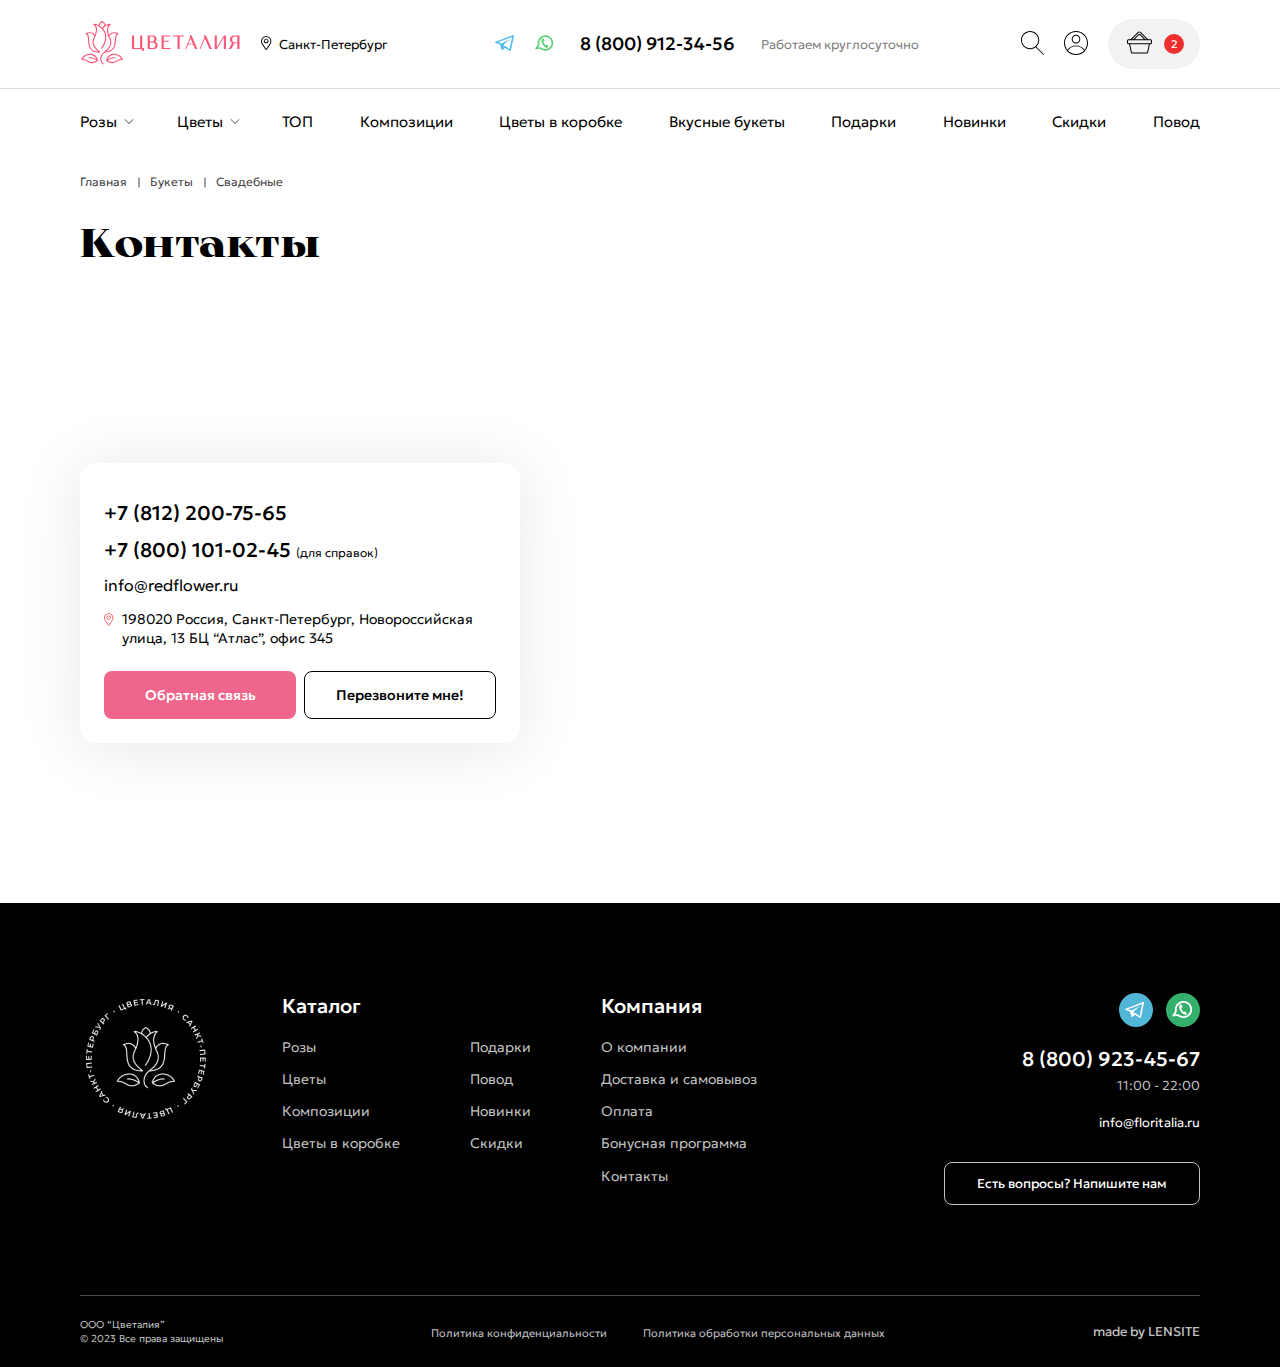
<file: contact.html>
<!DOCTYPE html>
<html lang="ru">
	 <head>
	<title>Главная</title>
	<meta charset="UTF-8">
	<meta name="format-detection" content="telephone=no">
	<link rel="stylesheet" href="css/style.min.css">
	<link rel="shortcut icon" href="favicon.ico">
	<link rel="preload" as="fetch" href="js/vendors.min.js">
	<link rel="preload" as="fetch" href="js/app.min.js">
	<!-- <link rel="preload" as="fetch" href="js/map.min.js"> -->
	<link rel="preload" as="image" href="img/gallary1.png">

	<!-- <meta name="robots" content="noindex, nofollow"> -->
	<!-- <meta name="viewport" content="width=device-width, initial-scale=1.0, maximum-scale=1.0, user-scalable=0"> -->
	<meta name="viewport" content="width=device-width, initial-scale=1.0">
	<script defer src="js/vendors.min.js"></script>
	<script defer src="js/app.min.js"></script>
</head>
	<body>
		<div class="wrapper">
			<header class="header">
	<div class="header__container">


		<div class="header__statusBox">
			<div class="header__box">

				<div class="header__top _container">
					<div class="header__left">
						<a href="index.html" class="header__logo"><svg><use xlink:href="img/sprite.svg#logo-up"></use></svg></a>
						<div class="header__sity" data-da=".menu__sity, 991, 1">
							
							<select name="form[]" class="js-sel header__select">
								<option value="1" selected>Санкт-Петербург</option>
								<option value="2">Пункт №2</option>
								<option value="3">Пункт №3</option>
								<option value="4">Пункт №4</option>
							</select>
							<div class="header__navig">
								<svg><use xlink:href="img/sprite.svg#navig"></use></svg>
							</div>
						</div>
						
					</div>
			
					<div class="header__center">
						<div class="header__icons">
							<div class="header__icon"><a href="#"><svg><use xlink:href="img/sprite.svg#tg"></use></svg></a></div>
							<div class="header__icon"><a href="#"><svg><use xlink:href="img/sprite.svg#wts"></use></svg></a></div>
						</div>
						<div class="header__number"><a href="#">8 (800) 912-34-56</a></div>
		
						<div class="header__timework">
							<div>Работаем круглосуточно</div>
						</div>				
		
						<a href="index.html" class="header__logoMobile"><svg><use xlink:href="img/sprite.svg#logo-mob"></use></svg></a>
					</div>
			
					<div class="header__right">
						<div class="header__search">
	
							<a href="#search" class="header__searchImage _popup-link">
								<svg><use fill="#000" xlink:href="img/sprite.svg#search"></use></svg>
							</a>
						</div>
						<div class="header__user">
							<a href="#entrance" class="_popup-link"><svg><use xlink:href="img/sprite.svg#user"></use></svg></a>
						</div>
			
						<div class="header__basket">
							<div class="header__basketImage">
								<svg><use fill="#000" xlink:href="img/sprite.svg#cart"></use></svg>
							</div>
							<div class="header__counter">
								<span>2</span>
							</div>
							
						</div>
						
					</div>
	
					<div class="header__basketMenu basket">
						<div class="basket__content">
							<div class="basket__head">
								Корзина
							</div>
							<div class="basket__block">
								<div class="basket__box">
									<div class="fast__block">
										<div class="fast__image">
											<img src="img/popup-product.png" alt="">
										</div>
										<div class="fast__info">
											<div class="fast__head">
												<div class="fast__head_image">
													<img src="img/popup-product.png" alt="">
												</div>
												<div class="fast__head_btn">Букет светлых кустовых пионовидных роз в розовой коробке</div>
												<div class="fast__close _closeArrow"></div>
											</div>
											<div class="fast__function">
												<div class="fast__size">
													<div class="product__size">
														<svg><use xlink:href="img/sprite.svg#krest"></use></svg>
														<div>40-45 см</div>
													</div>
													<div class="product__size">
														<svg><use xlink:href="img/sprite.svg#up"></use></svg>
														<div>60-65 см</div>
													</div>
												</div>
		
												<div class="fast__quantity">
													<div class="product__quantity quantity">
														<button type="button" class="quantity__button quantity__button_minus"></button>
														<div class="quantity__input">
															<input autocomplete="off" type="text" name="form[]" value="1">
														</div>
														<button type="button" class="quantity__button quantity__button_plus"></button>
													</div>
												</div>
		
												<div class="fast__price">
													<div>3 590 ₽</div>
												</div>
		
											</div>
										</div>
									</div>
								</div>
	
								<div class="basket__box">
									<div class="fast__block">
										<div class="fast__image">
											<img src="img/popup-product.png" alt="">
										</div>
										<div class="fast__info">
											<div class="fast__head">
												<div class="fast__head_image">
													<img src="img/popup-product.png" alt="">
												</div>
												<div class="fast__head_btn">Букет светлых кустовых пионовидных роз в розовой коробке</div>
												<div class="fast__close _closeArrow"></div>
											</div>
											<div class="fast__function">
												<div class="fast__size">
													<div class="product__size">
														<svg><use xlink:href="img/sprite.svg#krest"></use></svg>
														<div>40-45 см</div>
													</div>
													<div class="product__size">
														<svg><use xlink:href="img/sprite.svg#up"></use></svg>
														<div>60-65 см</div>
													</div>
												</div>
		
												<div class="fast__quantity">
													<div class="product__quantity quantity">
														<button type="button" class="quantity__button quantity__button_minus"></button>
														<div class="quantity__input">
															<input autocomplete="off" type="text" name="form[]" value="1">
														</div>
														<button type="button" class="quantity__button quantity__button_plus"></button>
													</div>
												</div>
		
												<div class="fast__price">
													<div>3 590 ₽</div>
												</div>
		
											</div>
										</div>
									</div>
								</div>
	
							</div>
	
							<div class="basket__info">
								<div class="basket__text">
									<div>Итого:</div>
								</div>
								<div class="basket__price">
									<div>7180 р</div>
								</div>
							</div>
	
							<div class="basket__buttons">
								<div class="basket__button _button_pink">
									<a href="#">Оформить заказ</a>
								</div>
	
								<div class="basket__button _button_black">
									<a href="#">Перейти в корзину</a>
								</div>
	
							</div>
							<div class="basket__close _closeArrow"></div>
						</div>
					</div>
					
				</div>
	
			</div>
		</div>

		<div class="header__bottom">
			<div class="header__menu menu _container">
				<button type="button" class="menu__icon icon-menu" data-da=".header__left, 991, 1">
					<svg><use xlink:href="img/sprite.svg#crosses"></use></svg>
					<span>Меню</span>
				</button>
				<!-- <button type="button" data-da=".header__left, 991, 1">
					<div class="menu__arrow">
						<svg><use xlink:href="img/sprite.svg#arrow-back"></use></svg>
					</div>
				</button> -->
				<nav class="menu__body">
					<ul class="menu__list">
						<li class="menu__item menu__item_header _item_arrow _subMenu">
							<a href="#" class="menu__link _item_arrowblock">Розы</a>

							<div class="sub-menu__list">

								<div class="sub-menu__cap">
									<div class="sub-menu__filtersArrow menu__arrowBlock">
										<svg><use xlink:href="img/sprite.svg#arrow-back"></use></svg>
										<div class="menu__arrowText">
											Все цветы
										</div>
									</div>
								</div>
								
								<ul class="sub-menu__block">
											<!-- 1 -->
											<li class="sub-menu__item">
												<a href="#" class="sub-menu__box">
													<div class="sub-menu__image">
														<img src="img/rose1.png" alt="">
													</div>
													<div class="sub-menu__text">
														<div>Розовые розы</div>
													</div>
												</a>
											</li>

											<!-- 2 -->
											<li class="sub-menu__item">
												<a href="#" class="sub-menu__box">
													<div class="sub-menu__image">
														<img src="img/rose2.png" alt="">
													</div>
													<div class="sub-menu__text">
														<div>Чайные розы</div>
													</div>
												</a>
											</li>

											<!-- 3 -->
											<li class="sub-menu__item">
												<a href="#" class="sub-menu__box">
													<div class="sub-menu__image">
														<img src="img/rose3.png" alt="">
													</div>
													<div class="sub-menu__text">
														<div>Белые розы</div>
													</div>
												</a>
											</li>

										<!-- 4 -->
										<li class="sub-menu__item">
											<a href="#" class="sub-menu__box">
												<div class="sub-menu__image">
													<img src="img/rose4.png" alt="">
												</div>
												<div class="sub-menu__text">
													<div>Красные розы</div>
												</div>
											</a>
										</li>

										<!-- 5 -->
										<li class="sub-menu__item">
											<a href="#" class="sub-menu__box">
												<div class="sub-menu__image">
													<img src="img/rose5.png" alt="">
												</div>
												<div class="sub-menu__text">
													<div>Розы в коробках</div>
												</div>
											</a>
										</li>

										<!-- 6 -->
										<li class="sub-menu__item">
											<a href="#" class="sub-menu__box">
												<div class="sub-menu__image">
													<img src="img/rose6.png" alt="">
												</div>
												<div class="sub-menu__text">
													<div>Букеты из роз</div>
												</div>
											</a>
										</li>

								</ul>
							</div>

						</li>
						<li class="menu__item menu__item_header _item_arrow _subMenu">
							<a href="#" class="menu__link _item_arrowblock">Цветы</a>

							<div class="sub-menu__list">
								<div class="sub-menu__cap">
									<div class="sub-menu__filtersArrow menu__arrowBlock">
										<svg><use xlink:href="img/sprite.svg#arrow-back"></use></svg>
										<div class="menu__arrowText">
											Все цветы
										</div>
									</div>
								</div>
								<div class="sub-menu__block sub-menu__block_line">
									<ul class="sub-menu__block_mas">
										<!-- 1 -->
										<li class="sub-menu__item">
											<a href="#" class="sub-menu__box">
												<div class="sub-menu__image">
													<img src="img/flowers1.png" alt="">
												</div>
												<div class="sub-menu__text">
													<div>Альстромерии</div>
												</div>
											</a>
										</li>
		
										<!-- 2 -->
										<li class="sub-menu__item">
											<a href="#" class="sub-menu__box">
												<div class="sub-menu__image">
													<img src="img/flowers2.png" alt="">
												</div>
												<div class="sub-menu__text">
													<div>Герберы</div>
												</div>
											</a>
										</li>
		
										<!-- 3 -->
										<li class="sub-menu__item">
											<a href="#" class="sub-menu__box">
												<div class="sub-menu__image">
													<img src="img/flowers3.png" alt="">
												</div>
												<div class="sub-menu__text">
													<div>Гвоздики</div>
												</div>
											</a>
										</li>
		
										<!-- 4 -->
										<li class="sub-menu__item">
											<a href="#" class="sub-menu__box">
												<div class="sub-menu__image">
													<img src="img/flowers4.png" alt="">
												</div>
												<div class="sub-menu__text">
													<div>Гипсофила</div>
												</div>
											</a>
										</li>
		
										<!-- 5 -->
										<li class="sub-menu__item">
											<a href="#" class="sub-menu__box">
												<div class="sub-menu__image">
													<img src="img/flowers5.png" alt="">
												</div>
												<div class="sub-menu__text">
													<div>Гортензии</div>
												</div>
											</a>
										</li>
		
										<!-- 6 -->
										<li class="sub-menu__item">
											<a href="#" class="sub-menu__box">
												<div class="sub-menu__image">
													<img src="img/flowers6.png" alt="">
												</div>
												<div class="sub-menu__text">
													<div>Ирисы</div>
												</div>
											</a>
										</li>
		
										<!-- 7 -->
										<li class="sub-menu__item">
											<a href="#" class="sub-menu__box">
												<div class="sub-menu__image">
													<img src="img/flowers7.png" alt="">
												</div>
												<div class="sub-menu__text">
													<div>Каллы</div>
												</div>
											</a>
										</li>
		
										<!-- 8 -->
										<li class="sub-menu__item">
											<a href="#" class="sub-menu__box">
												<div class="sub-menu__image">
													<img src="img/flowers8.png" alt="">
												</div>
												<div class="sub-menu__text">
													<div>Лилии</div>
												</div>
											</a>
										</li>
		
										<!-- 9 -->
										<li class="sub-menu__item">
											<a href="#" class="sub-menu__box">
												<div class="sub-menu__image">
													<img src="img/flowers9.png" alt="">
												</div>
												<div class="sub-menu__text">
													<div>Орхидеи</div>
												</div>
											</a>
										</li>

									</ul>
									<ul class="sub-menu__block_mas">

										<!-- 10 -->
										<li class="sub-menu__item">
											<a href="#" class="sub-menu__box">
												<div class="sub-menu__image">
													<img src="img/flowers10.png" alt="">
												</div>
												<div class="sub-menu__text">
													<div>Пионы</div>
												</div>
											</a>
										</li>
		
										<!-- 11 -->
										<li class="sub-menu__item">
											<a href="#" class="sub-menu__box">
												<div class="sub-menu__image">
													<img src="img/flowers11.png" alt="">
												</div>
												<div class="sub-menu__text">
													<div>Подсолнухи</div>
												</div>
											</a>
										</li>
		
										<!-- 12 -->
										<li class="sub-menu__item">
											<a href="#" class="sub-menu__box">
												<div class="sub-menu__image">
													<img src="img/flowers12.png" alt="">
												</div>
												<div class="sub-menu__text">
													<div>Ромашки</div>
												</div>
											</a>
										</li>
		
										<!-- 13 -->
										<li class="sub-menu__item">
											<a href="#" class="sub-menu__box">
												<div class="sub-menu__image">
													<img src="img/flowers13.png" alt="">
												</div>
												<div class="sub-menu__text">
													<div>Статица</div>
												</div>
											</a>
										</li>
		
										<!-- 14 -->
										<li class="sub-menu__item">
											<a href="#" class="sub-menu__box">
												<div class="sub-menu__image">
													<img src="img/flowers14.png" alt="">
												</div>
												<div class="sub-menu__text">
													<div>Сухоцветы</div>
												</div>
											</a>
										</li>
		
										<!-- 15 -->
										<li class="sub-menu__item">
											<a href="#" class="sub-menu__box">
												<div class="sub-menu__image">
													<img src="img/flowers15.png" alt="">
												</div>
												<div class="sub-menu__text">
													<div>Тюльпаны</div>
												</div>
											</a>
										</li>
		
										<!-- 16 -->
										<li class="sub-menu__item">
											<a href="#" class="sub-menu__box">
												<div class="sub-menu__image">
													<img src="img/flowers16.png" alt="">
												</div>
												<div class="sub-menu__text">
													<div>Фрезия</div>
												</div>
											</a>
										</li>
		
										<!-- 17 -->
										<li class="sub-menu__item">
											<a href="#" class="sub-menu__box">
												<div class="sub-menu__image">
													<img src="img/flowers17.png" alt="">
												</div>
												<div class="sub-menu__text">
													<div>Хризантемы</div>
												</div>
											</a>
										</li>
		
										<!-- 18 -->
										<li class="sub-menu__item">
											<a href="#" class="sub-menu__box">
												<div class="sub-menu__image">
													<img src="img/flowers18.png" alt="">
												</div>
												<div class="sub-menu__text">
													<div>Эустома</div>
												</div>
											</a>
										</li>

									</ul>
								</div>
								
							</div>
						</li>
						<li class="menu__item"><a href="#" class="menu__link">ТОП</a></li>
						<li class="menu__item"><a href="#" class="menu__link">Композиции</a></li>
						<li class="menu__item"><a href="#" class="menu__link">Цветы в коробке</a></li>
						<li class="menu__item"><a href="#" class="menu__link">Вкусные букеты</a></li>
						<li class="menu__item"><a href="#" class="menu__link">Подарки</a></li>
						<li class="menu__item"><a href="#" class="menu__link">Новинки</a></li>
						<li class="menu__item"><a href="#" class="menu__link">Скидки</a></li>
						<li class="menu__item"><a href="#" class="menu__link">Повод</a></li>
					</ul>
					<div class="menu__pages">
						<ul class="menu__pagesMenu">
							<li class="menu__pagesItem"><a href="#">О компании</a></li>
							<li class="menu__pagesItem"><a href="#">Доставка и самовывоз</a></li>
							<li class="menu__pagesItem"><a href="#">Оплата</a></li>
							<li class="menu__pagesItem"><a href="#">Бонусная программа</a></li>
							<li class="menu__pagesItem"><a href="#">Контакты</a></li>
						</ul>
					</div>
					<div class="menu__sity">

					</div>
				</nav>
			</div>
		</div>



	</div>
</header>


<div class="chase">
	<div class="chase__block _container">
		<div class="chase__menu">

			
			<div class="header__menu menu">
				<nav class="menu__body">
					<ul class="menu__list">
						<li class="menu__item menu__item_header _item_arrow _subMenu">
							<a href="#" class="menu__link _item_arrowblock">Розы</a>
							<ul class="sub-menu__list">
								<div class="sub-menu__block">
										<!-- 1 -->
										<li class="sub-menu__item">
											<a href="#" class="sub-menu__box">
												<div class="sub-menu__image">
													<img src="img/rose1.png" alt="">
												</div>
												<div class="sub-menu__text">
													<div>Розовые розы</div>
												</div>
											</a>
										</li>

										<!-- 2 -->
										<li class="sub-menu__item">
											<a href="#" class="sub-menu__box">
												<div class="sub-menu__image">
													<img src="img/rose2.png" alt="">
												</div>
												<div class="sub-menu__text">
													<div>Чайные розы</div>
												</div>
											</a>
										</li>

										<!-- 3 -->
										<li class="sub-menu__item">
											<a href="#" class="sub-menu__box">
												<div class="sub-menu__image">
													<img src="img/rose3.png" alt="">
												</div>
												<div class="sub-menu__text">
													<div>Белые розы</div>
												</div>
											</a>
										</li>

									<!-- 4 -->
									<li class="sub-menu__item">
										<a href="#" class="sub-menu__box">
											<div class="sub-menu__image">
												<img src="img/rose4.png" alt="">
											</div>
											<div class="sub-menu__text">
												<div>Красные розы</div>
											</div>
										</a>
									</li>

									<!-- 5 -->
									<li class="sub-menu__item">
										<a href="#" class="sub-menu__box">
											<div class="sub-menu__image">
												<img src="img/rose5.png" alt="">
											</div>
											<div class="sub-menu__text">
												<div>Розы в коробках</div>
											</div>
										</a>
									</li>

									<!-- 6 -->
									<li class="sub-menu__item">
										<a href="#" class="sub-menu__box">
											<div class="sub-menu__image">
												<img src="img/rose6.png" alt="">
											</div>
											<div class="sub-menu__text">
												<div>Букеты из роз</div>
											</div>
										</a>
									</li>

								</div>

							</ul>

						</li>
						<li class="menu__item menu__item_header _item_arrow _subMenu">
							<a href="#" class="menu__link _item_arrowblock">Цветы</a>
							<ul class="sub-menu__list">
								<div class="sub-menu__block">
									<!-- 1 -->
									<li class="sub-menu__item">
										<a href="#" class="sub-menu__box">
											<div class="sub-menu__image">
												<img src="img/flowers1.png" alt="">
											</div>
											<div class="sub-menu__text">
												<div>Альстромерии</div>
											</div>
										</a>
									</li>
	
									<!-- 2 -->
									<li class="sub-menu__item">
										<a href="#" class="sub-menu__box">
											<div class="sub-menu__image">
												<img src="img/flowers2.png" alt="">
											</div>
											<div class="sub-menu__text">
												<div>Герберы</div>
											</div>
										</a>
									</li>
	
									<!-- 3 -->
									<li class="sub-menu__item">
										<a href="#" class="sub-menu__box">
											<div class="sub-menu__image">
												<img src="img/flowers3.png" alt="">
											</div>
											<div class="sub-menu__text">
												<div>Гвоздики</div>
											</div>
										</a>
									</li>
	
									<!-- 4 -->
									<li class="sub-menu__item">
										<a href="#" class="sub-menu__box">
											<div class="sub-menu__image">
												<img src="img/flowers4.png" alt="">
											</div>
											<div class="sub-menu__text">
												<div>Гипсофила</div>
											</div>
										</a>
									</li>
	
									<!-- 5 -->
									<li class="sub-menu__item">
										<a href="#" class="sub-menu__box">
											<div class="sub-menu__image">
												<img src="img/flowers5.png" alt="">
											</div>
											<div class="sub-menu__text">
												<div>Гортензии</div>
											</div>
										</a>
									</li>
	
									<!-- 6 -->
									<li class="sub-menu__item">
										<a href="#" class="sub-menu__box">
											<div class="sub-menu__image">
												<img src="img/flowers6.png" alt="">
											</div>
											<div class="sub-menu__text">
												<div>Ирисы</div>
											</div>
										</a>
									</li>
	
									<!-- 7 -->
									<li class="sub-menu__item">
										<a href="#" class="sub-menu__box">
											<div class="sub-menu__image">
												<img src="img/flowers7.png" alt="">
											</div>
											<div class="sub-menu__text">
												<div>Каллы</div>
											</div>
										</a>
									</li>
	
									<!-- 8 -->
									<li class="sub-menu__item">
										<a href="#" class="sub-menu__box">
											<div class="sub-menu__image">
												<img src="img/flowers8.png" alt="">
											</div>
											<div class="sub-menu__text">
												<div>Лилии</div>
											</div>
										</a>
									</li>
	
									<!-- 9 -->
									<li class="sub-menu__item">
										<a href="#" class="sub-menu__box">
											<div class="sub-menu__image">
												<img src="img/flowers9.png" alt="">
											</div>
											<div class="sub-menu__text">
												<div>Орхидеи</div>
											</div>
										</a>
									</li>
								</div>
								
								<div class="sub-menu__block">
									<!-- 10 -->
									<li class="sub-menu__item">
										<a href="#" class="sub-menu__box">
											<div class="sub-menu__image">
												<img src="img/flowers10.png" alt="">
											</div>
											<div class="sub-menu__text">
												<div>Пионы</div>
											</div>
										</a>
									</li>
	
									<!-- 11 -->
									<li class="sub-menu__item">
										<a href="#" class="sub-menu__box">
											<div class="sub-menu__image">
												<img src="img/flowers11.png" alt="">
											</div>
											<div class="sub-menu__text">
												<div>Подсолнухи</div>
											</div>
										</a>
									</li>
	
									<!-- 12 -->
									<li class="sub-menu__item">
										<a href="#" class="sub-menu__box">
											<div class="sub-menu__image">
												<img src="img/flowers12.png" alt="">
											</div>
											<div class="sub-menu__text">
												<div>Ромашки</div>
											</div>
										</a>
									</li>
	
									<!-- 13 -->
									<li class="sub-menu__item">
										<a href="#" class="sub-menu__box">
											<div class="sub-menu__image">
												<img src="img/flowers13.png" alt="">
											</div>
											<div class="sub-menu__text">
												<div>Статица</div>
											</div>
										</a>
									</li>
	
									<!-- 14 -->
									<li class="sub-menu__item">
										<a href="#" class="sub-menu__box">
											<div class="sub-menu__image">
												<img src="img/flowers14.png" alt="">
											</div>
											<div class="sub-menu__text">
												<div>Сухоцветы</div>
											</div>
										</a>
									</li>
	
									<!-- 15 -->
									<li class="sub-menu__item">
										<a href="#" class="sub-menu__box">
											<div class="sub-menu__image">
												<img src="img/flowers15.png" alt="">
											</div>
											<div class="sub-menu__text">
												<div>Тюльпаны</div>
											</div>
										</a>
									</li>
	
									<!-- 16 -->
									<li class="sub-menu__item">
										<a href="#" class="sub-menu__box">
											<div class="sub-menu__image">
												<img src="img/flowers16.png" alt="">
											</div>
											<div class="sub-menu__text">
												<div>Фрезия</div>
											</div>
										</a>
									</li>
	
									<!-- 17 -->
									<li class="sub-menu__item">
										<a href="#" class="sub-menu__box">
											<div class="sub-menu__image">
												<img src="img/flowers17.png" alt="">
											</div>
											<div class="sub-menu__text">
												<div>Хризантемы</div>
											</div>
										</a>
									</li>
	
									<!-- 18 -->
									<li class="sub-menu__item">
										<a href="#" class="sub-menu__box">
											<div class="sub-menu__image">
												<img src="img/flowers18.png" alt="">
											</div>
											<div class="sub-menu__text">
												<div>Эустома</div>
											</div>
										</a>
									</li>
								</div>

							</ul>
						</li>
						<li class="menu__item"><a href="#" class="menu__link">ТОП</a></li>
						<li class="menu__item"><a href="#" class="menu__link">Композиции</a></li>
						<li class="menu__item"><a href="#" class="menu__link">Цветы в коробке</a></li>
						<li class="menu__item"><a href="#" class="menu__link">Вкусные букеты</a></li>
						<li class="menu__item"><a href="#" class="menu__link">Подарки</a></li>
						<li class="menu__item"><a href="#" class="menu__link">Новинки</a></li>
						<li class="menu__item"><a href="#" class="menu__link">Скидки</a></li>
						<li class="menu__item"><a href="#" class="menu__link">Повод</a></li>
					</ul>
					<div class="menu__pages">
						<ul class="menu__pagesMenu">
							<li class="menu__pagesItem"><a href="#">О компании</a></li>
							<li class="menu__pagesItem"><a href="#">Доставка и самовывоз</a></li>
							<li class="menu__pagesItem"><a href="#">Оплата</a></li>
							<li class="menu__pagesItem"><a href="#">Бонусная программа</a></li>
							<li class="menu__pagesItem"><a href="#">Контакты</a></li>
						</ul>
					</div>
					<div class="menu__sity">

					</div>
				</nav>
			</div>


		</div>

		<div class="chase__cart">
			<div class="header__basket">
				<div class="header__basketImage">
					<svg><use fill="#000" xlink:href="img/sprite.svg#cart"></use></svg>
				</div>
				<div class="header__counter">
					<span>2</span>
				</div>
				
			</div>
		</div>

		<!-- <div class="header__basketMenu basket">
			<div class="basket__content">
				<div class="basket__head">
					<h3>Корзина</h3>
				</div>
				<div class="basket__block">
					<div class="basket__box">
						<div class="fast__block">
							<div class="fast__image">
								<img src="img/popup-product.png" alt="">
							</div>
							<div class="fast__info">
								<div class="fast__head">
									<div class="fast__head_image">
										<img src="img/popup-product.png" alt="">
									</div>
									<h4>Букет светлых кустовых пионовидных роз в розовой коробке</h4>
									<div class="fast__close _closeArrow"></div>
								</div>
								<div class="fast__function">
									<div class="fast__size">
										<div class="product__size">
											<svg><use xlink:href="/img/sprite.svg#krest"></use></svg>
											<p>40-45 см</p>
										</div>
										<div class="product__size">
											<svg><use xlink:href="/img/sprite.svg#up"></use></svg>
											<p>60-65 см</p>
										</div>
									</div>

									<div class="fast__quantity">
										<div class="product__quantity quantity">
											<button type="button" class="quantity__button quantity__button_minus"></button>
											<div class="quantity__input">
												<input autocomplete="off" type="text" name="form[]" value="1">
											</div>
											<button type="button" class="quantity__button quantity__button_plus"></button>
										</div>
									</div>

									<div class="fast__price">
										<p>3 590 ₽</p>
									</div>

								</div>
							</div>
						</div>
					</div>

					<div class="basket__box">
						<div class="fast__block">
							<div class="fast__image">
								<img src="img/popup-product.png" alt="">
							</div>
							<div class="fast__info">
								<div class="fast__head">
									<div class="fast__head_image">
										<img src="img/popup-product.png" alt="">
									</div>
									<h4>Букет светлых кустовых пионовидных роз в розовой коробке</h4>
									<div class="fast__close _closeArrow"></div>
								</div>
								<div class="fast__function">
									<div class="fast__size">
										<div class="product__size">
											<svg><use xlink:href="/img/sprite.svg#krest"></use></svg>
											<p>40-45 см</p>
										</div>
										<div class="product__size">
											<svg><use xlink:href="/img/sprite.svg#up"></use></svg>
											<p>60-65 см</p>
										</div>
									</div>

									<div class="fast__quantity">
										<div class="product__quantity quantity">
											<button type="button" class="quantity__button quantity__button_minus"></button>
											<div class="quantity__input">
												<input autocomplete="off" type="text" name="form[]" value="1">
											</div>
											<button type="button" class="quantity__button quantity__button_plus"></button>
										</div>
									</div>

									<div class="fast__price">
										<p>3 590 ₽</p>
									</div>

								</div>
							</div>
						</div>
					</div>

				</div>

				<div class="basket__info">
					<div class="basket__text">
						<p>Итого:</p>
					</div>
					<div class="basket__price">
						<p>7180 р</p>
					</div>
				</div>

				<div class="basket__buttons">
					<div class="basket__button">
						<a href="#">Оформить заказ</a>
					</div>

					<div class="basket__button">
						<a href="#">Перейти в корзину</a>
					</div>

				</div>
			</div>
		</div> -->

	</div>
</div>
			<main class="page">

            <div class="cap">
					<div class="cap__content _container">
						<ul class="cap__crumbs">
							<li class="cap__crumb">
								<a href="#" class="cap__crumb_link">Главная</a>
							</li>
							<li class="cap__crumb">
								<a href="#" class="cap__crumb_link">Букеты</a>
							</li>
							<li class="cap__crumb">
								<a href="#" class="cap__crumb_link">Свадебные</a>
							</li>
						</ul>
						<div class="cap__header">
							<div class="_macherTitle">Контакты</div>
						</div>
					</div>
					
				</div>





            <div class="contact">
               <div class="contact__map">
                  <div id="map-test" class="map"></div>
                  <!-- <iframe src="https://yandex.ru/map-widget/v1/?um=constructor%3Ab9291d8ed2fb99da85ec392b592e6e8457b99a3069924c05e72b57de76c4df6d&amp;source=constructor" width="100%" height="600" frameborder="0"></iframe> -->
                  <div class="contact__content _container">
                     <div class="contact__block">
                        <div class="contact__numbers">
                           <a href="#" class="contact__number">+7 (812) 200-75-65</a>
                           <a href="#" class="contact__number">+7 (800) 101-02-45 <span class="contact__reference">(для справок)</span></a>
                        </div>
                        <a href="#" class="contact__email">info@redflower.ru</a>
                        <div class="contact__address">
                           <div class="contact__icon">
                              <svg><use xlink:href="img/sprite.svg#navig"></use></svg>
                           </div>
                           <div class="contact__text">
                              198020 Россия, Санкт-Петербург, Новороссийская улица, 13 БЦ “Атлас”, офис 345
                           </div>
                        </div>
                        <div class="contact__buttons">
                           <div class="contact__button _button_pink">
                              <button type="submit" class="button">Обратная связь</button>
                           </div>
   
                           <div class="contact__button _button_black">
                              <button type="submit" class="button">Перезвоните мне!</button>
                           </div>
   
                        </div>
                     </div>
                  </div>
               </div>
            </div>

            <script src="https://api-maps.yandex.ru/2.1/?apikey=7240ea03-95e6-44f3-a9c4-e4b336df23ec&lang=ru_RU">
            </script>

         </main>
			<footer class="footer">
	<div class="footer__container _container">
		<div class="footer__top">
			<div class="footer__center">
				<div class="footer__blockImage">
					<a href="#" class="footer__logo" data-da=".footer__blockLast, 768, last"><svg><use xlink:href="img/sprite.svg#footerSvg"></use></svg></a>
					<div class="footer__block">
						<div class="footer__title">
							Каталог
						</div>
						<div class="footer__catalog">
							<ul class="footer__list">
								<li class="footer__item"><a href="catalog.html">Розы</a></li>
								<li class="footer__item"><a href="#">Цветы</a></li>
								<li class="footer__item"><a href="#">Композиции</a></li>
								<li class="footer__item"><a href="#">Цветы в коробке</a></li>
							</ul>
							<ul class="footer__list">
								<li class="footer__item"><a href="#">Подарки</a></li>
								<li class="footer__item"><a href="#">Повод</a></li>
								<li class="footer__item"><a href="#">Новинки</a></li>
								<li class="footer__item"><a href="special.html">Скидки</a></li>
							</ul>
						</div>
						
					</div>
				</div>

				<div class="footer__block footer__blockLast">
					<div class="footer__title">
						Компания
					</div>
					<ul class="footer__list">
						<li class="footer__item"><a href="company.html">О компании</a></li>
						<li class="footer__item"><a href="#">Доставка и самовывоз</a></li>
						<li class="footer__item"><a href="payment.html">Оплата</a></li>
						<li class="footer__item"><a href="bonus.html">Бонусная программа</a></li>
						<li class="footer__item"><a href="contact.html">Контакты</a></li>
					</ul>
				</div>

			</div>
			<div class="footer__right">
				<div class="footer__phone">
					<div class="footer__icons">
						<a href="#" class="footer__icon">
							<svg><use xlink:href="img/sprite.svg#foot-tg"></use></svg>
						</a>
						<a href="#" class="footer__icon">
							<svg><use xlink:href="img/sprite.svg#wts-foot"></use></svg>
						</a>
					</div>
					<div class="footer__number">
						<a href="#">8 (800) 923-45-67</a>
					</div>
				</div>
				<div class="footer__time">
					<div>11:00 - 22:00</div>
				</div>
				<a href="#" class="footer__email">
					info@floritalia.ru
				</a>
				<div class="footer__button">Есть вопросы? Напишите нам</div>
			</div>
		</div>

		<div class="footer__bottom">
			<div class="footer__box">
				<div class="footer__comp">
					<div>ООО “Цветалия”</div>
					<div>© 2023 Все права защищены</div>
				</div>
				<div class="footer__policy" data-da=".footer__bottom, 768, 0">
					<div class="footer__privacy">
						<a href="#">Политика конфиденциальности</a>
					</div>
					<div class="footer__privacy">
						<a href="#">Политика обработки персональных данных</a>
					</div>
				</div>
				<div class="footer__lensite">
					<div>made by LENSITE</div>
				</div>
			</div>
		</div>
	</div>
</footer>
		</div>
		<div class="popup popup_product">
	<div class="popup__content">
		<div class="popup__body">
			<div class="popup__close _closeArrow"></div>
			<div class="fast">
				<div class="popup__fast fast">
					<div class="fast__title">
						Быстрый заказ
					</div>
					<div class="fast__text">
						<div>Оформите заказ по телефону +7(812) 912-34-56 или заполните форму ниже</div>
					</div>
					<form action="#" class="fast__form">
						<div class="fast__contact">
							<div class="fast__input">
								<label for="">Ваше имя</label>
								<input autocomplete="off" type="text" name="form[]" data-value="" data-error="Введите корректное значение" placeholder="" class="input _req">
								<div class="form__error"></div>
							</div>
							<div class="fast__input">
								<label for="">Номер телефона</label>
								<input autocomplete="off" type="text" name="form[]" data-value="" data-error="Введите корректное значение" placeholder="" class="input _req _phone">
								<div class="form__error"></div>
							</div>
						</div>

						<div class="fast__box">

							<!-- 1 -->
							<div class="fast__block">
								<div class="fast__image">
									<img src="img/popup-product.png" alt="">
								</div>
								<div class="fast__info">
									<div class="fast__head">
										<div class="fast__head_image">
											<img src="img/popup-product.png" alt="">
										</div>
										<div class="fast__head_btn">Букет светлых кустовых пионовидных роз в розовой коробке</div>
										<div class="fast__close _closeArrow"></div>
									</div>
									<div class="fast__function">
										<div class="fast__size">
											<div class="product__size">
												<svg><use xlink:href="img/sprite.svg#krest"></use></svg>
												<div>40-45 см</div>
											</div>
											<div class="product__size">
												<svg><use xlink:href="img/sprite.svg#up"></use></svg>
												<div>60-65 см</div>
											</div>
										</div>

										<div class="fast__quantity">
											<div class="product__quantity quantity">
												<button type="button" class="quantity__button quantity__button_minus"></button>
												<div class="quantity__input">
													<input autocomplete="off" type="text" name="form[]" value="1">
												</div>
												<button type="button" class="quantity__button quantity__button_plus"></button>
											</div>
										</div>

										<div class="fast__price">
											<div>3 590 ₽</div>
										</div>

									</div>
								</div>
							</div>

							<!-- 2 -->
							<div class="fast__block">
								<div class="fast__image">
									<img src="img/popup-product.png" alt="">
								</div>
								<div class="fast__info">
									<div class="fast__head">
										<div class="fast__head_image">
											<img src="img/popup-product.png" alt="">
										</div>
										<div class="fast__head_btn">Букет светлых кустовых пионовидных роз в розовой коробке</div>
										<div class="fast__close _closeArrow"></div>
									</div>
									<div class="fast__function">
										<div class="fast__size">
											<div class="product__size">
												<svg><use xlink:href="img/sprite.svg#krest"></use></svg>
												<div>40-45 см</div>
											</div>
											<div class="product__size">
												<svg><use xlink:href="img/sprite.svg#up"></use></svg>
												<div>60-65 см</div>
											</div>
										</div>

										<div class="fast__quantity">
											<div class="product__quantity quantity">
												<button type="button" class="quantity__button quantity__button_minus"></button>
												<div class="quantity__input">
													<input autocomplete="off" type="text" name="form[]" value="1">
												</div>
												<button type="button" class="quantity__button quantity__button_plus"></button>
											</div>
										</div>

										<div class="fast__price">
											<div>3 590 ₽</div>
										</div>

									</div>
								</div>
							</div>
						</div>


						<div class="fast__button">
							<button type="submit" class="button btn">Отправить</button>
						</div>

						<div class="fast__checkbox checkbox">
							<input id="c_11" data-error="Ошибка" class="checkbox__input" type="checkbox" value="1" name="form[]">
							<label for="c_11" class="checkbox__label"><span class="checkbox__text">Принимаю условия <a href="">Публичной оферты</a></span></label>
						</div>
						
						
					</form>
				</div>
			</div>
		</div>
	</div>
</div>



<div class="popup popup_entrance">
	<div class="popup__content">
		<div class="popup__body">
			<div class="popup__close _closeArrow"></div>
			<div class="entrance">
				<div class="entrance__head">
					Вход
				</div>
				<form action="#" class="entrance__form">
					<div class="entrance__block">
						<div class="entrance__input">
							<label for="c_9" class="label"><span class="label">Телефон или e-mail</span></label>
							<input id="c_9" autocomplete="off" data-error="Введите корректное значение" class="input _req" type="text" value="" name="form[]">
						</div>

						<div class="entrance__input">
							<label for="c_10" class="label"><span class="label">Введите код из СМС</span></label>
							<input id="c_10" autocomplete="off" data-error="Введите корректное значение" class="input _req" type="text" value="" name="form[]">
						</div>

						<div class="entrance__time">
							<div>Запросить код повторно: 56 с</div>
						</div>
					</div>

					<div class="entrance__buttons">
						<div class="entrance__button entrance__send _button_pink">
							<button type="submit" class="button">Отправить</button>
						</div>
						<div class="entrance__button entrance__register _button_black">
							<a href="#register" class="_popup-link">Регистрация</a>
						</div>
					</div>
					<div class="entrance__sendPassword">
						<a href="#next" class="_popup-link">Вход с паролем</a>
					</div>
					
				</form>
			</div>
		</div>
	</div>
</div>


<div class="popup popup_search">
	<div class="popup__content">
		<div class="popup__body">
			<div class="popup__close _closeArrow"></div>
			<div class="search">
				<div class="search__content">
					<div class="search__block">
						<div class="search__input">
							<input autocomplete="off" type="text" name="form[]" data-error="Ошибка" value="Розы" placeholder="" class="input">
							<div class="search__icon">
								<svg><use xlink:href="img/sprite.svg#search"></use></svg>
							</div>
						</div>
					</div>
					

					<!-- <div data-tabs class="search__tabs tabs _tabs">
						<nav data-tabs-titles class="tabs__navigation">
							<button type="button" class="tabs__title _tabs-item _active">Все</button>
							<button type="button" class="tabs__title _tabs-item">Категории</button>
							<button type="button" class="tabs__title _tabs-item">Товары</button>
						</nav>
						<div data-tabs-body class="tabs__content">
							<div class="tabs__bod _tabs-block _active">


								<div class="search__boxes">
									<div class="search__header">
										Категории <span>(11)</span>
									</div>
									<div class="search__category">
										<a href="#" class="search__box">
											<div class="search__images">
												<img src="img/flowers1.png" alt="">
											</div>
											<div class="search__name">Розы</div>
										</a>

										<a href="#" class="search__box">
											<div class="search__images">
												<img src="img/flowers1.png" alt="">
											</div>
											<div class="search__name">Розы</div>
										</a>

										<a href="#" class="search__box">
											<div class="search__images">
												<img src="img/flowers1.png" alt="">
											</div>
											<div class="search__name">Розы</div>
										</a>

										<a href="#" class="search__box">
											<div class="search__images">
												<img src="img/flowers1.png" alt="">
											</div>
											<div class="search__name">Розы</div>
										</a>

										<a href="#" class="search__box">
											<div class="search__images">
												<img src="img/flowers1.png" alt="">
											</div>
											<div class="search__name">Розы</div>
										</a>

										<a href="#" class="search__box">
											<div class="search__images">
												<img src="img/flowers1.png" alt="">
											</div>
											<div class="search__name">Розы</div>
										</a>

										<a href="#" class="search__box">
											<div class="search__images">
												<img src="img/flowers1.png" alt="">
											</div>
											<div class="search__name">Розы</div>
										</a>

										<a href="#" class="search__box">
											<div class="search__images">
												<img src="img/flowers1.png" alt="">
											</div>
											<div class="search__name">Розы</div>
										</a>

										<a href="#" class="search__box">
											<div class="search__images">
												<img src="img/flowers1.png" alt="">
											</div>
											<div class="search__name">Розы</div>
										</a>

										<a href="#" class="search__box">
											<div class="search__images">
												<img src="img/flowers1.png" alt="">
											</div>
											<div class="search__name">Розы</div>
										</a>

										<a href="#" class="search__box">
											<div class="search__images">
												<img src="img/flowers1.png" alt="">
											</div>
											<div class="search__name">Розы</div>
										</a>
									</div>
								</div>

								<div class="search__boxes">
									<div class="search__header">
										Товары <span>(456)</span>
									</div>

									<div class="search__product">

										<a href="#" class="search__box">
											<div class="search__top">
												<div class="search__images product__image">
													<img src="img/product.png" alt="">
												</div>
												<div class="search__name">Букет светлых кустовых пионовидных роз в розовой коробке</div>
											</div>
											
											<div class="search__bottom">
												<div class="search__prices">
													<div class="search__subPrice">4 250 ₽</div>
													<div class="search__price">3 590 ₽</div>
												</div>
											</div>
										</a>

										<a href="#" class="search__box">
											<div class="search__top">
												<div class="search__images product__image">
													<img src="img/product.png" alt="">
												</div>
												<div class="search__name">Букет светлых кустовых пионовидных роз в розовой коробке</div>
											</div>
											
											<div class="search__bottom">
												<div class="search__prices">
													<div class="search__subPrice">4 250 ₽</div>
													<div class="search__price">3 590 ₽</div>
												</div>
											</div>
										</a>

										<a href="#" class="search__box">
											<div class="search__top">
												<div class="search__images product__image">
													<img src="img/product.png" alt="">
												</div>
												<div class="search__name">Букет светлых кустовых пионовидных роз в розовой коробке</div>
											</div>
											
											<div class="search__bottom">
												<div class="search__prices">
													<div class="search__subPrice">4 250 ₽</div>
													<div class="search__price">3 590 ₽</div>
												</div>
											</div>
										</a>

										<a href="#" class="search__box">
											<div class="search__top">
												<div class="search__images product__image">
													<img src="img/product.png" alt="">
												</div>
												<div class="search__name">Букет светлых кустовых пионовидных роз в розовой коробке</div>
											</div>
											
											<div class="search__bottom">
												<div class="search__prices">
													<div class="search__subPrice">4 250 ₽</div>
													<div class="search__price">3 590 ₽</div>
												</div>
											</div>
										</a>

										<a href="#" class="search__box">
											<div class="search__top">
												<div class="search__images product__image">
													<img src="img/product.png" alt="">
												</div>
												<div class="search__name">Букет светлых кустовых пионовидных роз в розовой коробке</div>
											</div>
											
											<div class="search__bottom">
												<div class="search__prices">
													<div class="search__subPrice">4 250 ₽</div>
													<div class="search__price">3 590 ₽</div>
												</div>
											</div>
										</a>

										<a href="#" class="search__box">
											<div class="search__top">
												<div class="search__images product__image">
													<img src="img/product.png" alt="">
												</div>
												<div class="search__name">Букет светлых кустовых пионовидных роз в розовой коробке</div>
											</div>
											
											<div class="search__bottom">
												<div class="search__prices">
													<div class="search__subPrice">4 250 ₽</div>
													<div class="search__price">3 590 ₽</div>
												</div>
											</div>
										</a>

										<a href="#" class="search__box">
											<div class="search__top">
												<div class="search__images product__image">
													<img src="img/product.png" alt="">
												</div>
												<div class="search__name">Букет светлых кустовых пионовидных роз в розовой коробке</div>
											</div>
											
											<div class="search__bottom">
												<div class="search__prices">
													<div class="search__subPrice">4 250 ₽</div>
													<div class="search__price">3 590 ₽</div>
												</div>
											</div>
										</a>

										<a href="#" class="search__box">
											<div class="search__top">
												<div class="search__images product__image">
													<img src="img/product.png" alt="">
												</div>
												<div class="search__name">Букет светлых кустовых пионовидных роз в розовой коробке</div>
											</div>
											
											<div class="search__bottom">
												<div class="search__prices">
													<div class="search__subPrice">4 250 ₽</div>
													<div class="search__price">3 590 ₽</div>
												</div>
											</div>
										</a>

										<a href="#" class="search__box">
											<div class="search__top">
												<div class="search__images product__image">
													<img src="img/product.png" alt="">
												</div>
												<div class="search__name">Букет светлых кустовых пионовидных роз в розовой коробке</div>
											</div>
											
											<div class="search__bottom">
												<div class="search__prices">
													<div class="search__subPrice">4 250 ₽</div>
													<div class="search__price">3 590 ₽</div>
												</div>
											</div>
										</a>

										<a href="#" class="search__box">
											<div class="search__top">
												<div class="search__images product__image">
													<img src="img/product.png" alt="">
												</div>
												<div class="search__name">Букет светлых кустовых пионовидных роз в розовой коробке</div>
											</div>
											
											<div class="search__bottom">
												<div class="search__prices">
													<div class="search__subPrice">4 250 ₽</div>
													<div class="search__price">3 590 ₽</div>
												</div>
											</div>
										</a>

										<a href="#" class="search__box">
											<div class="search__top">
												<div class="search__images product__image">
													<img src="img/product.png" alt="">
												</div>
												<div class="search__name">Букет светлых кустовых пионовидных роз в розовой коробке</div>
											</div>
											
											<div class="search__bottom">
												<div class="search__prices">
													<div class="search__subPrice">4 250 ₽</div>
													<div class="search__price">3 590 ₽</div>
												</div>
											</div>
										</a>

									</div>
								</div>



							</div>
							<div class="tabs__body _tabs-block">
								<div class="search__boxes">
									<div class="search__header">
										Категории <span>(11)</span>
									</div>
									<div class="search__category">
										<a href="#" class="search__box">
											<div class="search__images">
												<img src="img/flowers1.png" alt="">
											</div>
											<div class="search__name">Розы</div>
										</a>

										<a href="#" class="search__box">
											<div class="search__images">
												<img src="img/flowers1.png" alt="">
											</div>
											<div class="search__name">Розы</div>
										</a>

										<a href="#" class="search__box">
											<div class="search__images">
												<img src="img/flowers1.png" alt="">
											</div>
											<div class="search__name">Розы</div>
										</a>

										<a href="#" class="search__box">
											<div class="search__images">
												<img src="img/flowers1.png" alt="">
											</div>
											<div class="search__name">Розы</div>
										</a>

										<a href="#" class="search__box">
											<div class="search__images">
												<img src="img/flowers1.png" alt="">
											</div>
											<div class="search__name">Розы</div>
										</a>

										<a href="#" class="search__box">
											<div class="search__images">
												<img src="img/flowers1.png" alt="">
											</div>
											<div class="search__name">Розы</div>
										</a>

										<a href="#" class="search__box">
											<div class="search__images">
												<img src="img/flowers1.png" alt="">
											</div>
											<div class="search__name">Розы</div>
										</a>

										<a href="#" class="search__box">
											<div class="search__images">
												<img src="img/flowers1.png" alt="">
											</div>
											<div class="search__name">Розы</div>
										</a>

										<a href="#" class="search__box">
											<div class="search__images">
												<img src="img/flowers1.png" alt="">
											</div>
											<div class="search__name">Розы</div>
										</a>

										<a href="#" class="search__box">
											<div class="search__images">
												<img src="img/flowers1.png" alt="">
											</div>
											<div class="search__name">Розы</div>
										</a>

										<a href="#" class="search__box">
											<div class="search__images">
												<img src="img/flowers1.png" alt="">
											</div>
											<div class="search__name">Розы</div>
										</a>
									</div>
								</div>
							</div>
							<div class="tabs__body _tabs-block">
								<div class="search__boxes">
									<div class="search__header">
										Товары <span>(456)</span>
									</div>

									<div class="search__product">

										<a href="#" class="search__box">
											<div class="search__top">
												<div class="search__images product__image">
													<img src="img/product.png" alt="">
												</div>
												<div class="search__name">Букет светлых кустовых пионовидных роз в розовой коробке</div>
											</div>
											
											<div class="search__bottom">
												<div class="search__prices">
													<div class="search__subPrice">4 250 ₽</div>
													<div class="search__price">3 590 ₽</div>
												</div>
											</div>
										</a>

										<a href="#" class="search__box">
											<div class="search__top">
												<div class="search__images product__image">
													<img src="img/product.png" alt="">
												</div>
												<div class="search__name">Букет светлых кустовых пионовидных роз в розовой коробке</div>
											</div>
											
											<div class="search__bottom">
												<div class="search__prices">
													<div class="search__subPrice">4 250 ₽</div>
													<div class="search__price">3 590 ₽</div>
												</div>
											</div>
										</a>

										<a href="#" class="search__box">
											<div class="search__top">
												<div class="search__images product__image">
													<img src="img/product.png" alt="">
												</div>
												<div class="search__name">Букет светлых кустовых пионовидных роз в розовой коробке</div>
											</div>
											
											<div class="search__bottom">
												<div class="search__prices">
													<div class="search__subPrice">4 250 ₽</div>
													<div class="search__price">3 590 ₽</div>
												</div>
											</div>
										</a>

										<a href="#" class="search__box">
											<div class="search__top">
												<div class="search__images product__image">
													<img src="img/product.png" alt="">
												</div>
												<div class="search__name">Букет светлых кустовых пионовидных роз в розовой коробке</div>
											</div>
											
											<div class="search__bottom">
												<div class="search__prices">
													<div class="search__subPrice">4 250 ₽</div>
													<div class="search__price">3 590 ₽</div>
												</div>
											</div>
										</a>

										<a href="#" class="search__box">
											<div class="search__top">
												<div class="search__images product__image">
													<img src="img/product.png" alt="">
												</div>
												<div class="search__name">Букет светлых кустовых пионовидных роз в розовой коробке</div>
											</div>
											
											<div class="search__bottom">
												<div class="search__prices">
													<div class="search__subPrice">4 250 ₽</div>
													<div class="search__price">3 590 ₽</div>
												</div>
											</div>
										</a>

										<a href="#" class="search__box">
											<div class="search__top">
												<div class="search__images product__image">
													<img src="img/product.png" alt="">
												</div>
												<div class="search__name">Букет светлых кустовых пионовидных роз в розовой коробке</div>
											</div>
											
											<div class="search__bottom">
												<div class="search__prices">
													<div class="search__subPrice">4 250 ₽</div>
													<div class="search__price">3 590 ₽</div>
												</div>
											</div>
										</a>

										<a href="#" class="search__box">
											<div class="search__top">
												<div class="search__images product__image">
													<img src="img/product.png" alt="">
												</div>
												<div class="search__name">Букет светлых кустовых пионовидных роз в розовой коробке</div>
											</div>
											
											<div class="search__bottom">
												<div class="search__prices">
													<div class="search__subPrice">4 250 ₽</div>
													<div class="search__price">3 590 ₽</div>
												</div>
											</div>
										</a>

										<a href="#" class="search__box">
											<div class="search__top">
												<div class="search__images product__image">
													<img src="img/product.png" alt="">
												</div>
												<div class="search__name">Букет светлых кустовых пионовидных роз в розовой коробке</div>
											</div>
											
											<div class="search__bottom">
												<div class="search__prices">
													<div class="search__subPrice">4 250 ₽</div>
													<div class="search__price">3 590 ₽</div>
												</div>
											</div>
										</a>

										<a href="#" class="search__box">
											<div class="search__top">
												<div class="search__images product__image">
													<img src="img/product.png" alt="">
												</div>
												<div class="search__name">Букет светлых кустовых пионовидных роз в розовой коробке</div>
											</div>
											
											<div class="search__bottom">
												<div class="search__prices">
													<div class="search__subPrice">4 250 ₽</div>
													<div class="search__price">3 590 ₽</div>
												</div>
											</div>
										</a>

										<a href="#" class="search__box">
											<div class="search__top">
												<div class="search__images product__image">
													<img src="img/product.png" alt="">
												</div>
												<div class="search__name">Букет светлых кустовых пионовидных роз в розовой коробке</div>
											</div>
											
											<div class="search__bottom">
												<div class="search__prices">
													<div class="search__subPrice">4 250 ₽</div>
													<div class="search__price">3 590 ₽</div>
												</div>
											</div>
										</a>

										<a href="#" class="search__box">
											<div class="search__top">
												<div class="search__images product__image">
													<img src="img/product.png" alt="">
												</div>
												<div class="search__name">Букет светлых кустовых пионовидных роз в розовой коробке</div>
											</div>
											
											<div class="search__bottom">
												<div class="search__prices">
													<div class="search__subPrice">4 250 ₽</div>
													<div class="search__price">3 590 ₽</div>
												</div>
											</div>
										</a>

									</div>
								</div>
							</div>
						</div>
					</div> -->
					
				</div>
			</div>
		</div>
	</div>
</div>




<div class="popup popup_register">
	<div class="popup__content">
		<div class="popup__body">
			<div class="popup__close _closeArrow"></div>
			<div class="entrance">
				<div class="entrance__head">
					Личный кабинет
				</div>
				<div data-tabs class="register _tabs">
					<nav data-tabs-titles class="tabs__navigation">
						<button type="button" class="tabs__title _tabs-item">Вход</button>
						<button type="button" class="tabs__title _tabs-item _active">Регистрация</button>
					</nav>
					<div data-tabs-body class="tabs__content">
						<div class="tabs__body _tabs-block">
							<form action="#" class="entrance__form">
								<div class="entrance__block">
									<div class="entrance__input">
										<label for="c_7" class="label"><span class="label">Телефон или e-mail</span></label>
										<input id="c_7" autocomplete="off" data-error="Введите корректное значение" class="input _req" type="text" value="" name="form[]">
									</div>
			
									<div class="entrance__input">
										<label for="c_8" class="label"><span class="label">Пароль</span></label>
										<input id="c_8" autocomplete="off" data-error="Введите корректное значение" class="input _req" type="text" value="" name="form[]">
									</div>
			
									<div class="entrance__time">
										<div>Запросить код повторно: 56 с</div>
									</div>
								</div>
			
								<div class="entrance__buttons">
									<div class="entrance__button entrance__send _button_pink">
										<button type="submit" class="button">Войти</button>
									</div>
									<div class="entrance__button entrance__register _button_black">
										<a href="#entrance" class="_popup-link">Войти через СМС</a>
									</div>
								</div>
								
							</form>
						</div>
						<div class="tabs__body _tabs-block _active">
							<form action="#" class="entrance__form">
								<div class="entrance__block">
									<div class="entrance__input">
										<label for="c_5" class="label"><span class="label">Телефон или e-mail</span></label>
										<input id="c_5" autocomplete="off" data-error="Введите корректное значение" class="input _req" type="text" value="" name="form[]">
									</div>
			
									<div class="entrance__input">
										<label for="c_6" class="label"><span class="label">Введите код из СМС</span></label>
										<input id="c_6" autocomplete="off" data-error="Введите корректное значение" class="input _req" type="text" value="" name="form[]">
									</div>
			
									<div class="entrance__time">
										<div>Запросить код повторно: 56 с</div>
									</div>
								</div>
			
								<div class="entrance__buttons">
									<div class="entrance__button entrance__send _button_pink">
										<button type="submit" class="button">Отправить</button>
									</div>
								</div>
								
							</form>
						</div>
					</div>
				</div>
			</div>
		</div>
	</div>
</div>


<div class="popup popup_next">
	<div class="popup__content">
		<div class="popup__body">
			<div class="popup__close _closeArrow"></div>
			<div class="entrance">
				<div class="entrance__head">
					Личный кабинет
				</div>
				<div data-tabs class="register _tabs">
					<nav data-tabs-titles class="tabs__navigation">
						<button type="button" class="tabs__title _tabs-item _active">Вход</button>
						<button type="button" class="tabs__title _tabs-item">Регистрация</button>
					</nav>
					<div data-tabs-body class="tabs__content">
						<div class="tabs__body _tabs-block _active">
							<form action="#" class="entrance__form">
								<div class="entrance__block">
									<div class="entrance__input">
										<label for="c_3" class="label"><span class="label">Телефон или e-mail</span></label>
										<input id="c_3" autocomplete="off" data-error="Введите корректное значение" class="input _req" type="text" value="" name="form[]">
									</div>
			
									<div class="entrance__input">
										<label for="c_4" class="label"><span class="label">Пароль</span></label>
										<input id="c_4" autocomplete="off" data-error="Введите корректное значение" class="input _req" type="text" value="" name="form[]">
									</div>
			
									<div class="entrance__time">
										<div>Запросить код повторно: 56 с</div>
									</div>
								</div>
			
								<div class="entrance__buttons">
									<div class="entrance__button entrance__send _button_pink">
										<button type="submit" class="button">Войти</button>
									</div>
									<div class="entrance__button entrance__register _button_black">
										<a href="#entrance" class="_popup-link">Войти через СМС</a>
									</div>
								</div>
								
							</form>
						</div>
						<div class="tabs__body _tabs-block">
							<form action="#" class="entrance__form">
								<div class="entrance__block">
									<div class="entrance__input">
										<label for="c_1" class="label"><span class="label">Телефон или e-mail</span></label>
										<input id="c_1" autocomplete="off" data-error="Введите корректное значение" class="input _req" type="text" value="" name="form[]">
									</div>
			
									<div class="entrance__input">
										<label for="c_2" class="label"><span class="label">Введите код из СМС</span></label>
										<input id="c_2" autocomplete="off" data-error="Введите корректное значение" class="input _req" type="text" value="" name="form[]">
									</div>
			
									<div class="entrance__time">
										<div>Запросить код повторно: 56 с</div>
									</div>
								</div>
			
								<div class="entrance__buttons">
									<div class="entrance__button entrance__send _button_pink">
										<button type="submit" class="button">Отправить</button>
									</div>
								</div>
								
							</form>
						</div>
					</div>
				</div>
			</div>
		</div>
	</div>
</div>
		<!-- Swiper -->
<!-- <script src="https://unpkg.com/swiper/swiper-bundle.min.js"></script> -->
<!-- <script
  src="https://code.jquery.com/jquery-3.7.1.js"
  integrity="sha256-eKhayi8LEQwp4NKxN+CfCh+3qOVUtJn3QNZ0TciWLP4="
  crossorigin="anonymous"></script> -->

	</body>
   <script defer src="js/map.min.js"></script>
</html>
</file>
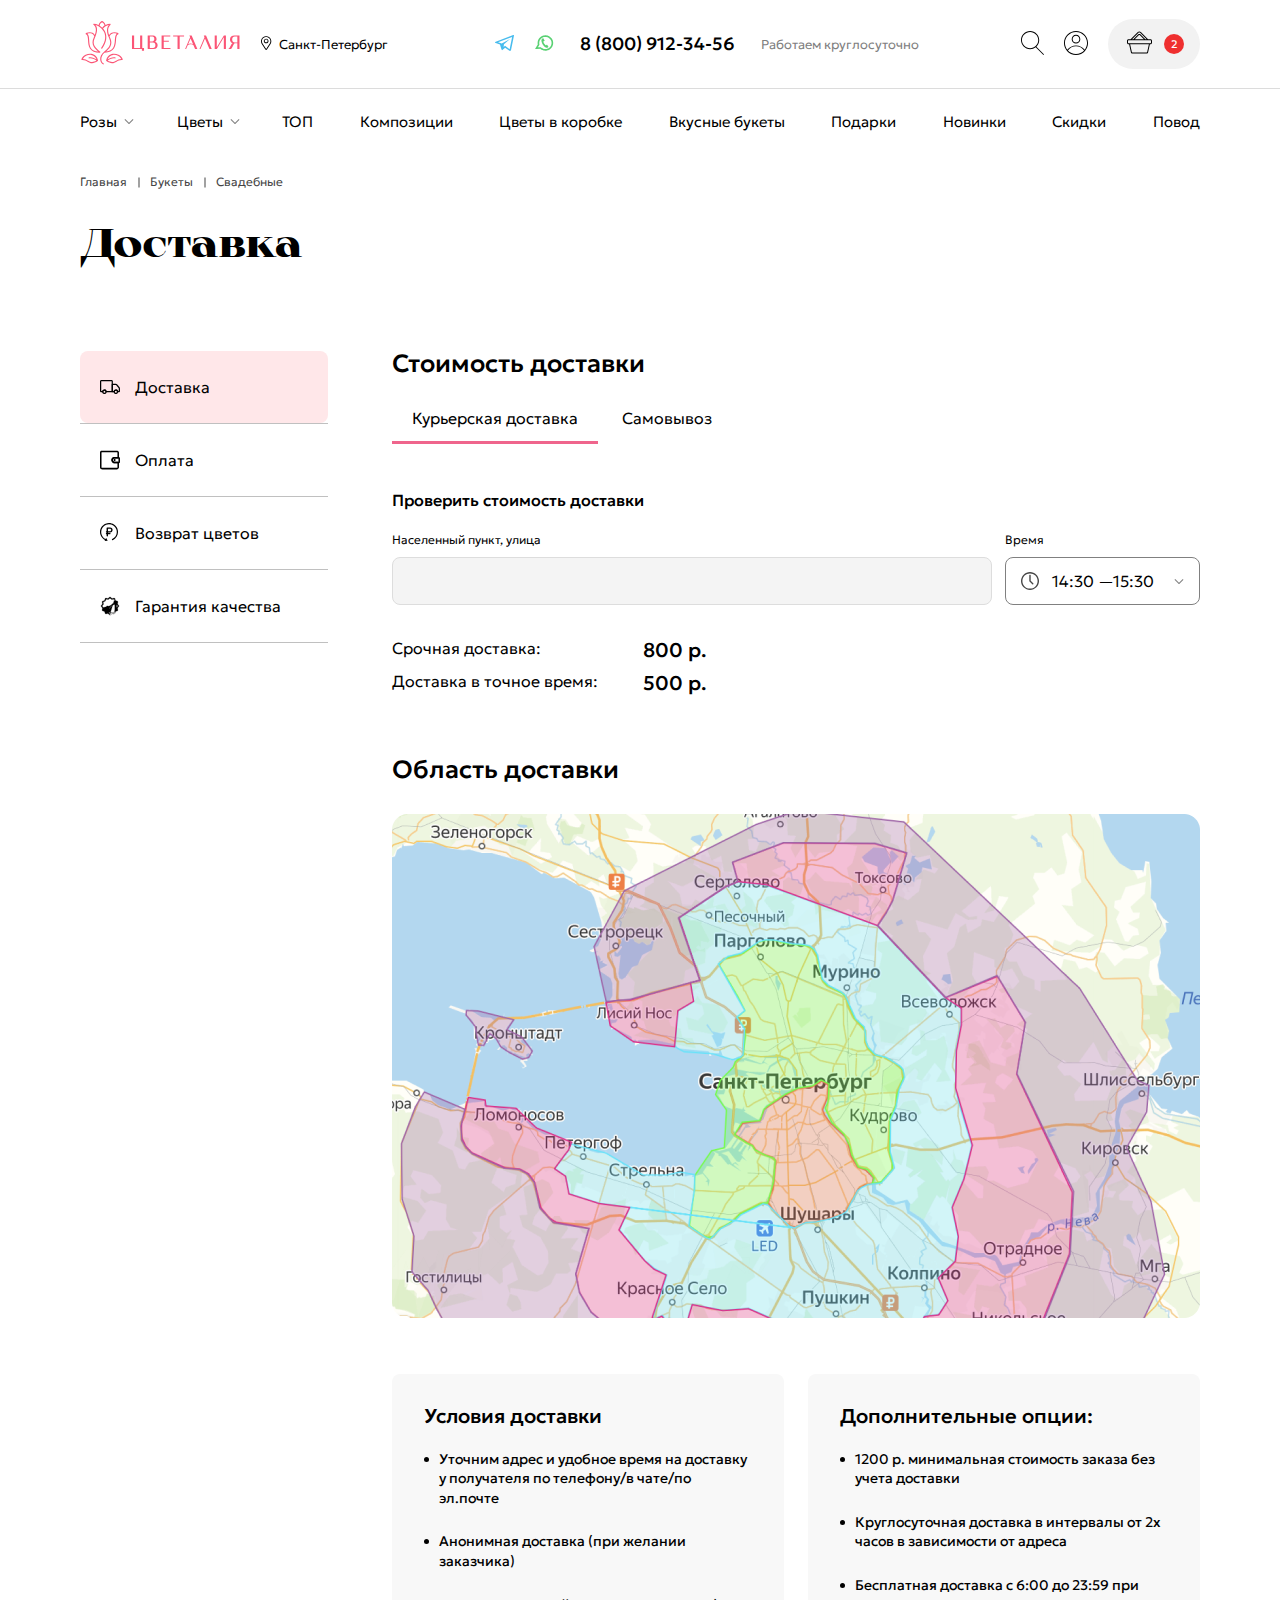
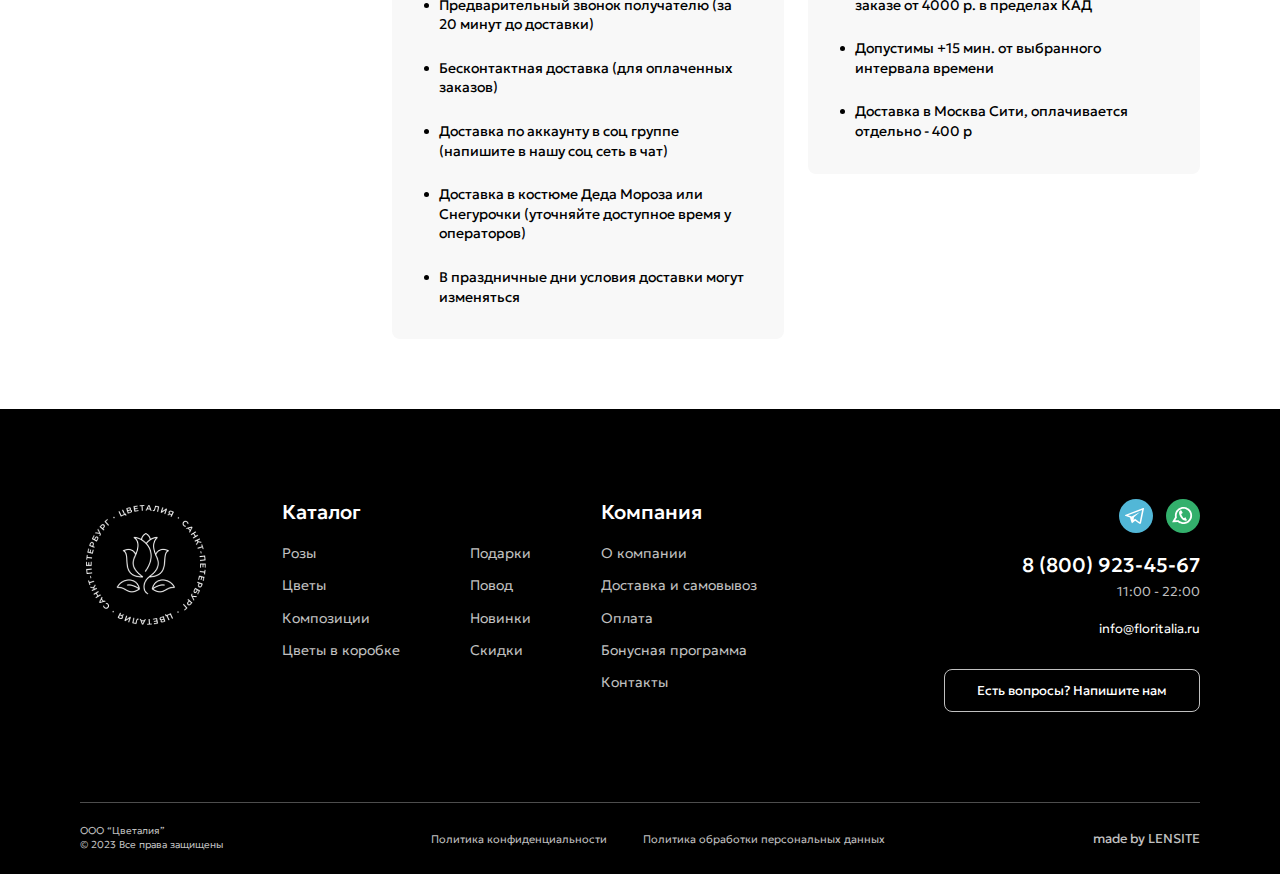
<file: delivery.html>
<!DOCTYPE html>
<html lang="ru">
	 <head>
	<title>Главная</title>
	<meta charset="UTF-8">
	<meta name="format-detection" content="telephone=no">
	<link rel="stylesheet" href="css/style.min.css">
	<link rel="shortcut icon" href="favicon.ico">
	<link rel="preload" as="fetch" href="js/vendors.min.js">
	<link rel="preload" as="fetch" href="js/app.min.js">
	<!-- <link rel="preload" as="fetch" href="js/map.min.js"> -->
	<link rel="preload" as="image" href="img/gallary1.png">

	<!-- <meta name="robots" content="noindex, nofollow"> -->
	<!-- <meta name="viewport" content="width=device-width, initial-scale=1.0, maximum-scale=1.0, user-scalable=0"> -->
	<meta name="viewport" content="width=device-width, initial-scale=1.0">
	<script defer src="js/vendors.min.js"></script>
	<script defer src="js/app.min.js"></script>
</head>
	<body>
		<div class="wrapper">
			<header class="header">
	<div class="header__container">


		<div class="header__statusBox">
			<div class="header__box">

				<div class="header__top _container">
					<div class="header__left">
						<a href="index.html" class="header__logo"><svg><use xlink:href="img/sprite.svg#logo-up"></use></svg></a>
						<div class="header__sity" data-da=".menu__sity, 991, 1">
							
							<select name="form[]" class="js-sel header__select">
								<option value="1" selected>Санкт-Петербург</option>
								<option value="2">Пункт №2</option>
								<option value="3">Пункт №3</option>
								<option value="4">Пункт №4</option>
							</select>
							<div class="header__navig">
								<svg><use xlink:href="img/sprite.svg#navig"></use></svg>
							</div>
						</div>
						
					</div>
			
					<div class="header__center">
						<div class="header__icons">
							<div class="header__icon"><a href="#"><svg><use xlink:href="img/sprite.svg#tg"></use></svg></a></div>
							<div class="header__icon"><a href="#"><svg><use xlink:href="img/sprite.svg#wts"></use></svg></a></div>
						</div>
						<div class="header__number"><a href="#">8 (800) 912-34-56</a></div>
		
						<div class="header__timework">
							<div>Работаем круглосуточно</div>
						</div>				
		
						<a href="index.html" class="header__logoMobile"><svg><use xlink:href="img/sprite.svg#logo-mob"></use></svg></a>
					</div>
			
					<div class="header__right">
						<div class="header__search">
	
							<a href="#search" class="header__searchImage _popup-link">
								<svg><use fill="#000" xlink:href="img/sprite.svg#search"></use></svg>
							</a>
						</div>
						<div class="header__user">
							<a href="#entrance" class="_popup-link"><svg><use xlink:href="img/sprite.svg#user"></use></svg></a>
						</div>
			
						<div class="header__basket">
							<div class="header__basketImage">
								<svg><use fill="#000" xlink:href="img/sprite.svg#cart"></use></svg>
							</div>
							<div class="header__counter">
								<span>2</span>
							</div>
							
						</div>
						
					</div>
	
					<div class="header__basketMenu basket">
						<div class="basket__content">
							<div class="basket__head">
								Корзина
							</div>
							<div class="basket__block">
								<div class="basket__box">
									<div class="fast__block">
										<div class="fast__image">
											<img src="img/popup-product.png" alt="">
										</div>
										<div class="fast__info">
											<div class="fast__head">
												<div class="fast__head_image">
													<img src="img/popup-product.png" alt="">
												</div>
												<div class="fast__head_btn">Букет светлых кустовых пионовидных роз в розовой коробке</div>
												<div class="fast__close _closeArrow"></div>
											</div>
											<div class="fast__function">
												<div class="fast__size">
													<div class="product__size">
														<svg><use xlink:href="img/sprite.svg#krest"></use></svg>
														<div>40-45 см</div>
													</div>
													<div class="product__size">
														<svg><use xlink:href="img/sprite.svg#up"></use></svg>
														<div>60-65 см</div>
													</div>
												</div>
		
												<div class="fast__quantity">
													<div class="product__quantity quantity">
														<button type="button" class="quantity__button quantity__button_minus"></button>
														<div class="quantity__input">
															<input autocomplete="off" type="text" name="form[]" value="1">
														</div>
														<button type="button" class="quantity__button quantity__button_plus"></button>
													</div>
												</div>
		
												<div class="fast__price">
													<div>3 590 ₽</div>
												</div>
		
											</div>
										</div>
									</div>
								</div>
	
								<div class="basket__box">
									<div class="fast__block">
										<div class="fast__image">
											<img src="img/popup-product.png" alt="">
										</div>
										<div class="fast__info">
											<div class="fast__head">
												<div class="fast__head_image">
													<img src="img/popup-product.png" alt="">
												</div>
												<div class="fast__head_btn">Букет светлых кустовых пионовидных роз в розовой коробке</div>
												<div class="fast__close _closeArrow"></div>
											</div>
											<div class="fast__function">
												<div class="fast__size">
													<div class="product__size">
														<svg><use xlink:href="img/sprite.svg#krest"></use></svg>
														<div>40-45 см</div>
													</div>
													<div class="product__size">
														<svg><use xlink:href="img/sprite.svg#up"></use></svg>
														<div>60-65 см</div>
													</div>
												</div>
		
												<div class="fast__quantity">
													<div class="product__quantity quantity">
														<button type="button" class="quantity__button quantity__button_minus"></button>
														<div class="quantity__input">
															<input autocomplete="off" type="text" name="form[]" value="1">
														</div>
														<button type="button" class="quantity__button quantity__button_plus"></button>
													</div>
												</div>
		
												<div class="fast__price">
													<div>3 590 ₽</div>
												</div>
		
											</div>
										</div>
									</div>
								</div>
	
							</div>
	
							<div class="basket__info">
								<div class="basket__text">
									<div>Итого:</div>
								</div>
								<div class="basket__price">
									<div>7180 р</div>
								</div>
							</div>
	
							<div class="basket__buttons">
								<div class="basket__button _button_pink">
									<a href="#">Оформить заказ</a>
								</div>
	
								<div class="basket__button _button_black">
									<a href="#">Перейти в корзину</a>
								</div>
	
							</div>
							<div class="basket__close _closeArrow"></div>
						</div>
					</div>
					
				</div>
	
			</div>
		</div>

		<div class="header__bottom">
			<div class="header__menu menu _container">
				<button type="button" class="menu__icon icon-menu" data-da=".header__left, 991, 1">
					<svg><use xlink:href="img/sprite.svg#crosses"></use></svg>
					<span>Меню</span>
				</button>
				<!-- <button type="button" data-da=".header__left, 991, 1">
					<div class="menu__arrow">
						<svg><use xlink:href="img/sprite.svg#arrow-back"></use></svg>
					</div>
				</button> -->
				<nav class="menu__body">
					<ul class="menu__list">
						<li class="menu__item menu__item_header _item_arrow _subMenu">
							<a href="#" class="menu__link _item_arrowblock">Розы</a>

							<div class="sub-menu__list">

								<div class="sub-menu__cap">
									<div class="sub-menu__filtersArrow menu__arrowBlock">
										<svg><use xlink:href="img/sprite.svg#arrow-back"></use></svg>
										<div class="menu__arrowText">
											Все цветы
										</div>
									</div>
								</div>
								
								<ul class="sub-menu__block">
											<!-- 1 -->
											<li class="sub-menu__item">
												<a href="#" class="sub-menu__box">
													<div class="sub-menu__image">
														<img src="img/rose1.png" alt="">
													</div>
													<div class="sub-menu__text">
														<div>Розовые розы</div>
													</div>
												</a>
											</li>

											<!-- 2 -->
											<li class="sub-menu__item">
												<a href="#" class="sub-menu__box">
													<div class="sub-menu__image">
														<img src="img/rose2.png" alt="">
													</div>
													<div class="sub-menu__text">
														<div>Чайные розы</div>
													</div>
												</a>
											</li>

											<!-- 3 -->
											<li class="sub-menu__item">
												<a href="#" class="sub-menu__box">
													<div class="sub-menu__image">
														<img src="img/rose3.png" alt="">
													</div>
													<div class="sub-menu__text">
														<div>Белые розы</div>
													</div>
												</a>
											</li>

										<!-- 4 -->
										<li class="sub-menu__item">
											<a href="#" class="sub-menu__box">
												<div class="sub-menu__image">
													<img src="img/rose4.png" alt="">
												</div>
												<div class="sub-menu__text">
													<div>Красные розы</div>
												</div>
											</a>
										</li>

										<!-- 5 -->
										<li class="sub-menu__item">
											<a href="#" class="sub-menu__box">
												<div class="sub-menu__image">
													<img src="img/rose5.png" alt="">
												</div>
												<div class="sub-menu__text">
													<div>Розы в коробках</div>
												</div>
											</a>
										</li>

										<!-- 6 -->
										<li class="sub-menu__item">
											<a href="#" class="sub-menu__box">
												<div class="sub-menu__image">
													<img src="img/rose6.png" alt="">
												</div>
												<div class="sub-menu__text">
													<div>Букеты из роз</div>
												</div>
											</a>
										</li>

								</ul>
							</div>

						</li>
						<li class="menu__item menu__item_header _item_arrow _subMenu">
							<a href="#" class="menu__link _item_arrowblock">Цветы</a>

							<div class="sub-menu__list">
								<div class="sub-menu__cap">
									<div class="sub-menu__filtersArrow menu__arrowBlock">
										<svg><use xlink:href="img/sprite.svg#arrow-back"></use></svg>
										<div class="menu__arrowText">
											Все цветы
										</div>
									</div>
								</div>
								<div class="sub-menu__block sub-menu__block_line">
									<ul class="sub-menu__block_mas">
										<!-- 1 -->
										<li class="sub-menu__item">
											<a href="#" class="sub-menu__box">
												<div class="sub-menu__image">
													<img src="img/flowers1.png" alt="">
												</div>
												<div class="sub-menu__text">
													<div>Альстромерии</div>
												</div>
											</a>
										</li>
		
										<!-- 2 -->
										<li class="sub-menu__item">
											<a href="#" class="sub-menu__box">
												<div class="sub-menu__image">
													<img src="img/flowers2.png" alt="">
												</div>
												<div class="sub-menu__text">
													<div>Герберы</div>
												</div>
											</a>
										</li>
		
										<!-- 3 -->
										<li class="sub-menu__item">
											<a href="#" class="sub-menu__box">
												<div class="sub-menu__image">
													<img src="img/flowers3.png" alt="">
												</div>
												<div class="sub-menu__text">
													<div>Гвоздики</div>
												</div>
											</a>
										</li>
		
										<!-- 4 -->
										<li class="sub-menu__item">
											<a href="#" class="sub-menu__box">
												<div class="sub-menu__image">
													<img src="img/flowers4.png" alt="">
												</div>
												<div class="sub-menu__text">
													<div>Гипсофила</div>
												</div>
											</a>
										</li>
		
										<!-- 5 -->
										<li class="sub-menu__item">
											<a href="#" class="sub-menu__box">
												<div class="sub-menu__image">
													<img src="img/flowers5.png" alt="">
												</div>
												<div class="sub-menu__text">
													<div>Гортензии</div>
												</div>
											</a>
										</li>
		
										<!-- 6 -->
										<li class="sub-menu__item">
											<a href="#" class="sub-menu__box">
												<div class="sub-menu__image">
													<img src="img/flowers6.png" alt="">
												</div>
												<div class="sub-menu__text">
													<div>Ирисы</div>
												</div>
											</a>
										</li>
		
										<!-- 7 -->
										<li class="sub-menu__item">
											<a href="#" class="sub-menu__box">
												<div class="sub-menu__image">
													<img src="img/flowers7.png" alt="">
												</div>
												<div class="sub-menu__text">
													<div>Каллы</div>
												</div>
											</a>
										</li>
		
										<!-- 8 -->
										<li class="sub-menu__item">
											<a href="#" class="sub-menu__box">
												<div class="sub-menu__image">
													<img src="img/flowers8.png" alt="">
												</div>
												<div class="sub-menu__text">
													<div>Лилии</div>
												</div>
											</a>
										</li>
		
										<!-- 9 -->
										<li class="sub-menu__item">
											<a href="#" class="sub-menu__box">
												<div class="sub-menu__image">
													<img src="img/flowers9.png" alt="">
												</div>
												<div class="sub-menu__text">
													<div>Орхидеи</div>
												</div>
											</a>
										</li>

									</ul>
									<ul class="sub-menu__block_mas">

										<!-- 10 -->
										<li class="sub-menu__item">
											<a href="#" class="sub-menu__box">
												<div class="sub-menu__image">
													<img src="img/flowers10.png" alt="">
												</div>
												<div class="sub-menu__text">
													<div>Пионы</div>
												</div>
											</a>
										</li>
		
										<!-- 11 -->
										<li class="sub-menu__item">
											<a href="#" class="sub-menu__box">
												<div class="sub-menu__image">
													<img src="img/flowers11.png" alt="">
												</div>
												<div class="sub-menu__text">
													<div>Подсолнухи</div>
												</div>
											</a>
										</li>
		
										<!-- 12 -->
										<li class="sub-menu__item">
											<a href="#" class="sub-menu__box">
												<div class="sub-menu__image">
													<img src="img/flowers12.png" alt="">
												</div>
												<div class="sub-menu__text">
													<div>Ромашки</div>
												</div>
											</a>
										</li>
		
										<!-- 13 -->
										<li class="sub-menu__item">
											<a href="#" class="sub-menu__box">
												<div class="sub-menu__image">
													<img src="img/flowers13.png" alt="">
												</div>
												<div class="sub-menu__text">
													<div>Статица</div>
												</div>
											</a>
										</li>
		
										<!-- 14 -->
										<li class="sub-menu__item">
											<a href="#" class="sub-menu__box">
												<div class="sub-menu__image">
													<img src="img/flowers14.png" alt="">
												</div>
												<div class="sub-menu__text">
													<div>Сухоцветы</div>
												</div>
											</a>
										</li>
		
										<!-- 15 -->
										<li class="sub-menu__item">
											<a href="#" class="sub-menu__box">
												<div class="sub-menu__image">
													<img src="img/flowers15.png" alt="">
												</div>
												<div class="sub-menu__text">
													<div>Тюльпаны</div>
												</div>
											</a>
										</li>
		
										<!-- 16 -->
										<li class="sub-menu__item">
											<a href="#" class="sub-menu__box">
												<div class="sub-menu__image">
													<img src="img/flowers16.png" alt="">
												</div>
												<div class="sub-menu__text">
													<div>Фрезия</div>
												</div>
											</a>
										</li>
		
										<!-- 17 -->
										<li class="sub-menu__item">
											<a href="#" class="sub-menu__box">
												<div class="sub-menu__image">
													<img src="img/flowers17.png" alt="">
												</div>
												<div class="sub-menu__text">
													<div>Хризантемы</div>
												</div>
											</a>
										</li>
		
										<!-- 18 -->
										<li class="sub-menu__item">
											<a href="#" class="sub-menu__box">
												<div class="sub-menu__image">
													<img src="img/flowers18.png" alt="">
												</div>
												<div class="sub-menu__text">
													<div>Эустома</div>
												</div>
											</a>
										</li>

									</ul>
								</div>
								
							</div>
						</li>
						<li class="menu__item"><a href="#" class="menu__link">ТОП</a></li>
						<li class="menu__item"><a href="#" class="menu__link">Композиции</a></li>
						<li class="menu__item"><a href="#" class="menu__link">Цветы в коробке</a></li>
						<li class="menu__item"><a href="#" class="menu__link">Вкусные букеты</a></li>
						<li class="menu__item"><a href="#" class="menu__link">Подарки</a></li>
						<li class="menu__item"><a href="#" class="menu__link">Новинки</a></li>
						<li class="menu__item"><a href="#" class="menu__link">Скидки</a></li>
						<li class="menu__item"><a href="#" class="menu__link">Повод</a></li>
					</ul>
					<div class="menu__pages">
						<ul class="menu__pagesMenu">
							<li class="menu__pagesItem"><a href="#">О компании</a></li>
							<li class="menu__pagesItem"><a href="#">Доставка и самовывоз</a></li>
							<li class="menu__pagesItem"><a href="#">Оплата</a></li>
							<li class="menu__pagesItem"><a href="#">Бонусная программа</a></li>
							<li class="menu__pagesItem"><a href="#">Контакты</a></li>
						</ul>
					</div>
					<div class="menu__sity">

					</div>
				</nav>
			</div>
		</div>



	</div>
</header>


<div class="chase">
	<div class="chase__block _container">
		<div class="chase__menu">

			
			<div class="header__menu menu">
				<nav class="menu__body">
					<ul class="menu__list">
						<li class="menu__item menu__item_header _item_arrow _subMenu">
							<a href="#" class="menu__link _item_arrowblock">Розы</a>
							<ul class="sub-menu__list">
								<div class="sub-menu__block">
										<!-- 1 -->
										<li class="sub-menu__item">
											<a href="#" class="sub-menu__box">
												<div class="sub-menu__image">
													<img src="img/rose1.png" alt="">
												</div>
												<div class="sub-menu__text">
													<div>Розовые розы</div>
												</div>
											</a>
										</li>

										<!-- 2 -->
										<li class="sub-menu__item">
											<a href="#" class="sub-menu__box">
												<div class="sub-menu__image">
													<img src="img/rose2.png" alt="">
												</div>
												<div class="sub-menu__text">
													<div>Чайные розы</div>
												</div>
											</a>
										</li>

										<!-- 3 -->
										<li class="sub-menu__item">
											<a href="#" class="sub-menu__box">
												<div class="sub-menu__image">
													<img src="img/rose3.png" alt="">
												</div>
												<div class="sub-menu__text">
													<div>Белые розы</div>
												</div>
											</a>
										</li>

									<!-- 4 -->
									<li class="sub-menu__item">
										<a href="#" class="sub-menu__box">
											<div class="sub-menu__image">
												<img src="img/rose4.png" alt="">
											</div>
											<div class="sub-menu__text">
												<div>Красные розы</div>
											</div>
										</a>
									</li>

									<!-- 5 -->
									<li class="sub-menu__item">
										<a href="#" class="sub-menu__box">
											<div class="sub-menu__image">
												<img src="img/rose5.png" alt="">
											</div>
											<div class="sub-menu__text">
												<div>Розы в коробках</div>
											</div>
										</a>
									</li>

									<!-- 6 -->
									<li class="sub-menu__item">
										<a href="#" class="sub-menu__box">
											<div class="sub-menu__image">
												<img src="img/rose6.png" alt="">
											</div>
											<div class="sub-menu__text">
												<div>Букеты из роз</div>
											</div>
										</a>
									</li>

								</div>

							</ul>

						</li>
						<li class="menu__item menu__item_header _item_arrow _subMenu">
							<a href="#" class="menu__link _item_arrowblock">Цветы</a>
							<ul class="sub-menu__list">
								<div class="sub-menu__block">
									<!-- 1 -->
									<li class="sub-menu__item">
										<a href="#" class="sub-menu__box">
											<div class="sub-menu__image">
												<img src="img/flowers1.png" alt="">
											</div>
											<div class="sub-menu__text">
												<div>Альстромерии</div>
											</div>
										</a>
									</li>
	
									<!-- 2 -->
									<li class="sub-menu__item">
										<a href="#" class="sub-menu__box">
											<div class="sub-menu__image">
												<img src="img/flowers2.png" alt="">
											</div>
											<div class="sub-menu__text">
												<div>Герберы</div>
											</div>
										</a>
									</li>
	
									<!-- 3 -->
									<li class="sub-menu__item">
										<a href="#" class="sub-menu__box">
											<div class="sub-menu__image">
												<img src="img/flowers3.png" alt="">
											</div>
											<div class="sub-menu__text">
												<div>Гвоздики</div>
											</div>
										</a>
									</li>
	
									<!-- 4 -->
									<li class="sub-menu__item">
										<a href="#" class="sub-menu__box">
											<div class="sub-menu__image">
												<img src="img/flowers4.png" alt="">
											</div>
											<div class="sub-menu__text">
												<div>Гипсофила</div>
											</div>
										</a>
									</li>
	
									<!-- 5 -->
									<li class="sub-menu__item">
										<a href="#" class="sub-menu__box">
											<div class="sub-menu__image">
												<img src="img/flowers5.png" alt="">
											</div>
											<div class="sub-menu__text">
												<div>Гортензии</div>
											</div>
										</a>
									</li>
	
									<!-- 6 -->
									<li class="sub-menu__item">
										<a href="#" class="sub-menu__box">
											<div class="sub-menu__image">
												<img src="img/flowers6.png" alt="">
											</div>
											<div class="sub-menu__text">
												<div>Ирисы</div>
											</div>
										</a>
									</li>
	
									<!-- 7 -->
									<li class="sub-menu__item">
										<a href="#" class="sub-menu__box">
											<div class="sub-menu__image">
												<img src="img/flowers7.png" alt="">
											</div>
											<div class="sub-menu__text">
												<div>Каллы</div>
											</div>
										</a>
									</li>
	
									<!-- 8 -->
									<li class="sub-menu__item">
										<a href="#" class="sub-menu__box">
											<div class="sub-menu__image">
												<img src="img/flowers8.png" alt="">
											</div>
											<div class="sub-menu__text">
												<div>Лилии</div>
											</div>
										</a>
									</li>
	
									<!-- 9 -->
									<li class="sub-menu__item">
										<a href="#" class="sub-menu__box">
											<div class="sub-menu__image">
												<img src="img/flowers9.png" alt="">
											</div>
											<div class="sub-menu__text">
												<div>Орхидеи</div>
											</div>
										</a>
									</li>
								</div>
								
								<div class="sub-menu__block">
									<!-- 10 -->
									<li class="sub-menu__item">
										<a href="#" class="sub-menu__box">
											<div class="sub-menu__image">
												<img src="img/flowers10.png" alt="">
											</div>
											<div class="sub-menu__text">
												<div>Пионы</div>
											</div>
										</a>
									</li>
	
									<!-- 11 -->
									<li class="sub-menu__item">
										<a href="#" class="sub-menu__box">
											<div class="sub-menu__image">
												<img src="img/flowers11.png" alt="">
											</div>
											<div class="sub-menu__text">
												<div>Подсолнухи</div>
											</div>
										</a>
									</li>
	
									<!-- 12 -->
									<li class="sub-menu__item">
										<a href="#" class="sub-menu__box">
											<div class="sub-menu__image">
												<img src="img/flowers12.png" alt="">
											</div>
											<div class="sub-menu__text">
												<div>Ромашки</div>
											</div>
										</a>
									</li>
	
									<!-- 13 -->
									<li class="sub-menu__item">
										<a href="#" class="sub-menu__box">
											<div class="sub-menu__image">
												<img src="img/flowers13.png" alt="">
											</div>
											<div class="sub-menu__text">
												<div>Статица</div>
											</div>
										</a>
									</li>
	
									<!-- 14 -->
									<li class="sub-menu__item">
										<a href="#" class="sub-menu__box">
											<div class="sub-menu__image">
												<img src="img/flowers14.png" alt="">
											</div>
											<div class="sub-menu__text">
												<div>Сухоцветы</div>
											</div>
										</a>
									</li>
	
									<!-- 15 -->
									<li class="sub-menu__item">
										<a href="#" class="sub-menu__box">
											<div class="sub-menu__image">
												<img src="img/flowers15.png" alt="">
											</div>
											<div class="sub-menu__text">
												<div>Тюльпаны</div>
											</div>
										</a>
									</li>
	
									<!-- 16 -->
									<li class="sub-menu__item">
										<a href="#" class="sub-menu__box">
											<div class="sub-menu__image">
												<img src="img/flowers16.png" alt="">
											</div>
											<div class="sub-menu__text">
												<div>Фрезия</div>
											</div>
										</a>
									</li>
	
									<!-- 17 -->
									<li class="sub-menu__item">
										<a href="#" class="sub-menu__box">
											<div class="sub-menu__image">
												<img src="img/flowers17.png" alt="">
											</div>
											<div class="sub-menu__text">
												<div>Хризантемы</div>
											</div>
										</a>
									</li>
	
									<!-- 18 -->
									<li class="sub-menu__item">
										<a href="#" class="sub-menu__box">
											<div class="sub-menu__image">
												<img src="img/flowers18.png" alt="">
											</div>
											<div class="sub-menu__text">
												<div>Эустома</div>
											</div>
										</a>
									</li>
								</div>

							</ul>
						</li>
						<li class="menu__item"><a href="#" class="menu__link">ТОП</a></li>
						<li class="menu__item"><a href="#" class="menu__link">Композиции</a></li>
						<li class="menu__item"><a href="#" class="menu__link">Цветы в коробке</a></li>
						<li class="menu__item"><a href="#" class="menu__link">Вкусные букеты</a></li>
						<li class="menu__item"><a href="#" class="menu__link">Подарки</a></li>
						<li class="menu__item"><a href="#" class="menu__link">Новинки</a></li>
						<li class="menu__item"><a href="#" class="menu__link">Скидки</a></li>
						<li class="menu__item"><a href="#" class="menu__link">Повод</a></li>
					</ul>
					<div class="menu__pages">
						<ul class="menu__pagesMenu">
							<li class="menu__pagesItem"><a href="#">О компании</a></li>
							<li class="menu__pagesItem"><a href="#">Доставка и самовывоз</a></li>
							<li class="menu__pagesItem"><a href="#">Оплата</a></li>
							<li class="menu__pagesItem"><a href="#">Бонусная программа</a></li>
							<li class="menu__pagesItem"><a href="#">Контакты</a></li>
						</ul>
					</div>
					<div class="menu__sity">

					</div>
				</nav>
			</div>


		</div>

		<div class="chase__cart">
			<div class="header__basket">
				<div class="header__basketImage">
					<svg><use fill="#000" xlink:href="img/sprite.svg#cart"></use></svg>
				</div>
				<div class="header__counter">
					<span>2</span>
				</div>
				
			</div>
		</div>

		<!-- <div class="header__basketMenu basket">
			<div class="basket__content">
				<div class="basket__head">
					<h3>Корзина</h3>
				</div>
				<div class="basket__block">
					<div class="basket__box">
						<div class="fast__block">
							<div class="fast__image">
								<img src="img/popup-product.png" alt="">
							</div>
							<div class="fast__info">
								<div class="fast__head">
									<div class="fast__head_image">
										<img src="img/popup-product.png" alt="">
									</div>
									<h4>Букет светлых кустовых пионовидных роз в розовой коробке</h4>
									<div class="fast__close _closeArrow"></div>
								</div>
								<div class="fast__function">
									<div class="fast__size">
										<div class="product__size">
											<svg><use xlink:href="/img/sprite.svg#krest"></use></svg>
											<p>40-45 см</p>
										</div>
										<div class="product__size">
											<svg><use xlink:href="/img/sprite.svg#up"></use></svg>
											<p>60-65 см</p>
										</div>
									</div>

									<div class="fast__quantity">
										<div class="product__quantity quantity">
											<button type="button" class="quantity__button quantity__button_minus"></button>
											<div class="quantity__input">
												<input autocomplete="off" type="text" name="form[]" value="1">
											</div>
											<button type="button" class="quantity__button quantity__button_plus"></button>
										</div>
									</div>

									<div class="fast__price">
										<p>3 590 ₽</p>
									</div>

								</div>
							</div>
						</div>
					</div>

					<div class="basket__box">
						<div class="fast__block">
							<div class="fast__image">
								<img src="img/popup-product.png" alt="">
							</div>
							<div class="fast__info">
								<div class="fast__head">
									<div class="fast__head_image">
										<img src="img/popup-product.png" alt="">
									</div>
									<h4>Букет светлых кустовых пионовидных роз в розовой коробке</h4>
									<div class="fast__close _closeArrow"></div>
								</div>
								<div class="fast__function">
									<div class="fast__size">
										<div class="product__size">
											<svg><use xlink:href="/img/sprite.svg#krest"></use></svg>
											<p>40-45 см</p>
										</div>
										<div class="product__size">
											<svg><use xlink:href="/img/sprite.svg#up"></use></svg>
											<p>60-65 см</p>
										</div>
									</div>

									<div class="fast__quantity">
										<div class="product__quantity quantity">
											<button type="button" class="quantity__button quantity__button_minus"></button>
											<div class="quantity__input">
												<input autocomplete="off" type="text" name="form[]" value="1">
											</div>
											<button type="button" class="quantity__button quantity__button_plus"></button>
										</div>
									</div>

									<div class="fast__price">
										<p>3 590 ₽</p>
									</div>

								</div>
							</div>
						</div>
					</div>

				</div>

				<div class="basket__info">
					<div class="basket__text">
						<p>Итого:</p>
					</div>
					<div class="basket__price">
						<p>7180 р</p>
					</div>
				</div>

				<div class="basket__buttons">
					<div class="basket__button">
						<a href="#">Оформить заказ</a>
					</div>

					<div class="basket__button">
						<a href="#">Перейти в корзину</a>
					</div>

				</div>
			</div>
		</div> -->

	</div>
</div>
			<main class="page">

            <div class="cap">
					<div class="cap__content _container">
						<ul class="cap__crumbs">
							<li class="cap__crumb">
								<a href="#" class="cap__crumb_link">Главная</a>
							</li>
							<li class="cap__crumb">
								<a href="#" class="cap__crumb_link">Букеты</a>
							</li>
							<li class="cap__crumb">
								<a href="#" class="cap__crumb_link">Свадебные</a>
							</li>
						</ul>
						<div class="cap__header">
							<div class="_macherTitle">Доставка</div>
                     <div class="cap__burger">
                        <span></span>
                     </div>
						</div>
					</div>
					
				</div>



            <div class="client">
               <div class="client__content _container">
                  <div class="client__sidebar">
                     <div  class="personal" data-da=".cap, 991, 1">
                        <div class="personal__content">
                           <ul class="personal__list">
                              <li class="personal__item _active"><a href="delivery.html" class="personal__link"><svg><use xlink:href="img/sprite.svg#delivery"></use></svg><span class="personal__text">Доставка</span></a></li>
                              <li class="personal__item"><a href="payment.html" class="personal__link"><svg><use xlink:href="img/sprite.svg#payment"></use></svg><span class="personal__text">Оплата</span></a></li>
                              <li class="personal__item"><a href="#" class="personal__link"><svg><use xlink:href="img/sprite.svg#return"></use></svg><span class="personal__text">Возврат цветов</span></a></li>
                              <li class="personal__item"><a href="#" class="personal__link"><svg><use xlink:href="img/sprite.svg#quarantee"></use></svg><span class="personal__text">Гарантия качества</span></a></li>
                           </ul>
                        </div>
                     </div>
                  </div>

						<div class="client__box">
                     <div class="export">
                        <div class="export__head">Стоимость доставки</div>

                        <div data-tabs class="export__tabs _tabs">
                           <nav data-tabs-titles class="export__navigation tabs__navigation">
                              <button type="button" class="export__title _tabs-item _active">Курьерская доставка</button>
                              <button type="button" class="export__title _tabs-item">Самовывоз </button>
                           </nav>
                           <div data-tabs-body class="export__content tabs__content">
                              <div class="export__body _tabs-block _active">
                                 
                                 <div class="export__examination">
                                    <div class="export__hat">Проверить стоимость доставки</div>

                                    <div class="export__block entrance">
                                       <div class="entrance__input entrance__input_left">
                                          <label for="c_1" class="label"><span class="label">Населенный пункт, улица</span></label>
                                          <input id="c_1" autocomplete="off" data-error="Введите корректное значение" class="input" type="text" value="" name="form[]">
                                       </div>
                                       <div class="entrance__input entrance__input_right">
                                          <label for="c_2" class="label"><span class="label">Время</span></label>

                                          <div class="export__time">
						
                                             <div class="export__icon">
                                                <svg><use xlink:href="img/sprite.svg#time"></use></svg>
                                             </div>
                                             
                                             <select name="form[]" class="js-sel export__select">
                                                <option value="1" selected>14:30 —15:30</option>
                                                <option value="2">15:30 —16:30</option>
                                                <option value="3">16:30 —17:30</option>
                                                <option value="4">17:30 —18:30</option>
                                             </select>

                                             <div class="export__arrow"></div>
                                          </div>

                                       </div>
                                    </div>


                                    <div class="export__deliverys">

                                       <div class="export__delivery">
                                          <div class="export__text">Срочная доставка:</div>
                                          <div class="export__price">800 р.</div>
                                       </div>

                                       <div class="export__delivery">
                                          <div class="export__text">Доставка в точное время:</div>
                                          <div class="export__price">500 р.</div>
                                       </div>

                                    </div>


                                 </div>


                                 <div class="export__head">Область доставки</div>

                                 <div class="export__images">
                                    <img src="img/cart-san.png" alt="">
                                 </div>


                                 <div class="export__info">
                                    <div class="export__left export__product">
                                       
                                       <div class="export__helmet">Условия доставки</div>
                                       <div class="export__menu payment">
                                          <ul>
                                             <li>Уточним адрес и удобное время на доставку у получателя по телефону/в чате/по эл.почте</li>
                                             <li>Анонимная доставка (при желании заказчика)</li>
                                             <li>Предварительный звонок получателю (за 20 минут до доставки)</li>
                                             <li>Бесконтактная доставка (для оплаченных заказов)</li>
                                             <li>Доставка по аккаунту в соц группе (напишите в нашу соц сеть в чат)</li>
                                             <li>Доставка в костюме Деда Мороза или Снегурочки (уточняйте доступное время у операторов)</li>
                                             <li>В праздничные дни условия доставки могут изменяться</li>
                                          </ul>
                                       </div>

                                    </div>

                                    <div class="export__right export__product">


                                       <div class="export__helmet">Дополнительные опции:</div>
                                       <div class="export__menu payment">
                                          <ul>
                                             <li>1200 р. минимальная стоимость заказа без учета доставки</li>
                                             <li>Круглосуточная доставка в интервалы от 2х часов в зависимости от адреса </li>
                                             <li>Бесплатная доставка с 6:00 до 23:59 при заказе от 4000 р. в пределах КАД</li>
                                             <li>Допустимы +15 мин. от выбранного интервала времени</li>
                                             <li>Доставка в Москва Сити, оплачивается отдельно - 400 р</li>
                                          </ul>
                                       </div>


                                    </div>
                                 </div>



                              <div class="export__body _tabs-block">
                                 Содержимое второго таба
                              </div>
                           </div>
                        </div>



                     </div>
                  </div>

               </div>
               <div class="back"></div>
              </div>
            </div>

         </main>
			<footer class="footer">
	<div class="footer__container _container">
		<div class="footer__top">
			<div class="footer__center">
				<div class="footer__blockImage">
					<a href="#" class="footer__logo" data-da=".footer__blockLast, 768, last"><svg><use xlink:href="img/sprite.svg#footerSvg"></use></svg></a>
					<div class="footer__block">
						<div class="footer__title">
							Каталог
						</div>
						<div class="footer__catalog">
							<ul class="footer__list">
								<li class="footer__item"><a href="catalog.html">Розы</a></li>
								<li class="footer__item"><a href="#">Цветы</a></li>
								<li class="footer__item"><a href="#">Композиции</a></li>
								<li class="footer__item"><a href="#">Цветы в коробке</a></li>
							</ul>
							<ul class="footer__list">
								<li class="footer__item"><a href="#">Подарки</a></li>
								<li class="footer__item"><a href="#">Повод</a></li>
								<li class="footer__item"><a href="#">Новинки</a></li>
								<li class="footer__item"><a href="special.html">Скидки</a></li>
							</ul>
						</div>
						
					</div>
				</div>

				<div class="footer__block footer__blockLast">
					<div class="footer__title">
						Компания
					</div>
					<ul class="footer__list">
						<li class="footer__item"><a href="company.html">О компании</a></li>
						<li class="footer__item"><a href="#">Доставка и самовывоз</a></li>
						<li class="footer__item"><a href="payment.html">Оплата</a></li>
						<li class="footer__item"><a href="bonus.html">Бонусная программа</a></li>
						<li class="footer__item"><a href="contact.html">Контакты</a></li>
					</ul>
				</div>

			</div>
			<div class="footer__right">
				<div class="footer__phone">
					<div class="footer__icons">
						<a href="#" class="footer__icon">
							<svg><use xlink:href="img/sprite.svg#foot-tg"></use></svg>
						</a>
						<a href="#" class="footer__icon">
							<svg><use xlink:href="img/sprite.svg#wts-foot"></use></svg>
						</a>
					</div>
					<div class="footer__number">
						<a href="#">8 (800) 923-45-67</a>
					</div>
				</div>
				<div class="footer__time">
					<div>11:00 - 22:00</div>
				</div>
				<a href="#" class="footer__email">
					info@floritalia.ru
				</a>
				<div class="footer__button">Есть вопросы? Напишите нам</div>
			</div>
		</div>

		<div class="footer__bottom">
			<div class="footer__box">
				<div class="footer__comp">
					<div>ООО “Цветалия”</div>
					<div>© 2023 Все права защищены</div>
				</div>
				<div class="footer__policy" data-da=".footer__bottom, 768, 0">
					<div class="footer__privacy">
						<a href="#">Политика конфиденциальности</a>
					</div>
					<div class="footer__privacy">
						<a href="#">Политика обработки персональных данных</a>
					</div>
				</div>
				<div class="footer__lensite">
					<div>made by LENSITE</div>
				</div>
			</div>
		</div>
	</div>
</footer>
		</div>
		<div class="popup popup_product">
	<div class="popup__content">
		<div class="popup__body">
			<div class="popup__close _closeArrow"></div>
			<div class="fast">
				<div class="popup__fast fast">
					<div class="fast__title">
						Быстрый заказ
					</div>
					<div class="fast__text">
						<div>Оформите заказ по телефону +7(812) 912-34-56 или заполните форму ниже</div>
					</div>
					<form action="#" class="fast__form">
						<div class="fast__contact">
							<div class="fast__input">
								<label for="">Ваше имя</label>
								<input autocomplete="off" type="text" name="form[]" data-value="" data-error="Введите корректное значение" placeholder="" class="input _req">
								<div class="form__error"></div>
							</div>
							<div class="fast__input">
								<label for="">Номер телефона</label>
								<input autocomplete="off" type="text" name="form[]" data-value="" data-error="Введите корректное значение" placeholder="" class="input _req _phone">
								<div class="form__error"></div>
							</div>
						</div>

						<div class="fast__box">

							<!-- 1 -->
							<div class="fast__block">
								<div class="fast__image">
									<img src="img/popup-product.png" alt="">
								</div>
								<div class="fast__info">
									<div class="fast__head">
										<div class="fast__head_image">
											<img src="img/popup-product.png" alt="">
										</div>
										<div class="fast__head_btn">Букет светлых кустовых пионовидных роз в розовой коробке</div>
										<div class="fast__close _closeArrow"></div>
									</div>
									<div class="fast__function">
										<div class="fast__size">
											<div class="product__size">
												<svg><use xlink:href="img/sprite.svg#krest"></use></svg>
												<div>40-45 см</div>
											</div>
											<div class="product__size">
												<svg><use xlink:href="img/sprite.svg#up"></use></svg>
												<div>60-65 см</div>
											</div>
										</div>

										<div class="fast__quantity">
											<div class="product__quantity quantity">
												<button type="button" class="quantity__button quantity__button_minus"></button>
												<div class="quantity__input">
													<input autocomplete="off" type="text" name="form[]" value="1">
												</div>
												<button type="button" class="quantity__button quantity__button_plus"></button>
											</div>
										</div>

										<div class="fast__price">
											<div>3 590 ₽</div>
										</div>

									</div>
								</div>
							</div>

							<!-- 2 -->
							<div class="fast__block">
								<div class="fast__image">
									<img src="img/popup-product.png" alt="">
								</div>
								<div class="fast__info">
									<div class="fast__head">
										<div class="fast__head_image">
											<img src="img/popup-product.png" alt="">
										</div>
										<div class="fast__head_btn">Букет светлых кустовых пионовидных роз в розовой коробке</div>
										<div class="fast__close _closeArrow"></div>
									</div>
									<div class="fast__function">
										<div class="fast__size">
											<div class="product__size">
												<svg><use xlink:href="img/sprite.svg#krest"></use></svg>
												<div>40-45 см</div>
											</div>
											<div class="product__size">
												<svg><use xlink:href="img/sprite.svg#up"></use></svg>
												<div>60-65 см</div>
											</div>
										</div>

										<div class="fast__quantity">
											<div class="product__quantity quantity">
												<button type="button" class="quantity__button quantity__button_minus"></button>
												<div class="quantity__input">
													<input autocomplete="off" type="text" name="form[]" value="1">
												</div>
												<button type="button" class="quantity__button quantity__button_plus"></button>
											</div>
										</div>

										<div class="fast__price">
											<div>3 590 ₽</div>
										</div>

									</div>
								</div>
							</div>
						</div>


						<div class="fast__button">
							<button type="submit" class="button btn">Отправить</button>
						</div>

						<div class="fast__checkbox checkbox">
							<input id="c_11" data-error="Ошибка" class="checkbox__input" type="checkbox" value="1" name="form[]">
							<label for="c_11" class="checkbox__label"><span class="checkbox__text">Принимаю условия <a href="">Публичной оферты</a></span></label>
						</div>
						
						
					</form>
				</div>
			</div>
		</div>
	</div>
</div>



<div class="popup popup_entrance">
	<div class="popup__content">
		<div class="popup__body">
			<div class="popup__close _closeArrow"></div>
			<div class="entrance">
				<div class="entrance__head">
					Вход
				</div>
				<form action="#" class="entrance__form">
					<div class="entrance__block">
						<div class="entrance__input">
							<label for="c_9" class="label"><span class="label">Телефон или e-mail</span></label>
							<input id="c_9" autocomplete="off" data-error="Введите корректное значение" class="input _req" type="text" value="" name="form[]">
						</div>

						<div class="entrance__input">
							<label for="c_10" class="label"><span class="label">Введите код из СМС</span></label>
							<input id="c_10" autocomplete="off" data-error="Введите корректное значение" class="input _req" type="text" value="" name="form[]">
						</div>

						<div class="entrance__time">
							<div>Запросить код повторно: 56 с</div>
						</div>
					</div>

					<div class="entrance__buttons">
						<div class="entrance__button entrance__send _button_pink">
							<button type="submit" class="button">Отправить</button>
						</div>
						<div class="entrance__button entrance__register _button_black">
							<a href="#register" class="_popup-link">Регистрация</a>
						</div>
					</div>
					<div class="entrance__sendPassword">
						<a href="#next" class="_popup-link">Вход с паролем</a>
					</div>
					
				</form>
			</div>
		</div>
	</div>
</div>


<div class="popup popup_search">
	<div class="popup__content">
		<div class="popup__body">
			<div class="popup__close _closeArrow"></div>
			<div class="search">
				<div class="search__content">
					<div class="search__block">
						<div class="search__input">
							<input autocomplete="off" type="text" name="form[]" data-error="Ошибка" value="Розы" placeholder="" class="input">
							<div class="search__icon">
								<svg><use xlink:href="img/sprite.svg#search"></use></svg>
							</div>
						</div>
					</div>
					

					<!-- <div data-tabs class="search__tabs tabs _tabs">
						<nav data-tabs-titles class="tabs__navigation">
							<button type="button" class="tabs__title _tabs-item _active">Все</button>
							<button type="button" class="tabs__title _tabs-item">Категории</button>
							<button type="button" class="tabs__title _tabs-item">Товары</button>
						</nav>
						<div data-tabs-body class="tabs__content">
							<div class="tabs__bod _tabs-block _active">


								<div class="search__boxes">
									<div class="search__header">
										Категории <span>(11)</span>
									</div>
									<div class="search__category">
										<a href="#" class="search__box">
											<div class="search__images">
												<img src="img/flowers1.png" alt="">
											</div>
											<div class="search__name">Розы</div>
										</a>

										<a href="#" class="search__box">
											<div class="search__images">
												<img src="img/flowers1.png" alt="">
											</div>
											<div class="search__name">Розы</div>
										</a>

										<a href="#" class="search__box">
											<div class="search__images">
												<img src="img/flowers1.png" alt="">
											</div>
											<div class="search__name">Розы</div>
										</a>

										<a href="#" class="search__box">
											<div class="search__images">
												<img src="img/flowers1.png" alt="">
											</div>
											<div class="search__name">Розы</div>
										</a>

										<a href="#" class="search__box">
											<div class="search__images">
												<img src="img/flowers1.png" alt="">
											</div>
											<div class="search__name">Розы</div>
										</a>

										<a href="#" class="search__box">
											<div class="search__images">
												<img src="img/flowers1.png" alt="">
											</div>
											<div class="search__name">Розы</div>
										</a>

										<a href="#" class="search__box">
											<div class="search__images">
												<img src="img/flowers1.png" alt="">
											</div>
											<div class="search__name">Розы</div>
										</a>

										<a href="#" class="search__box">
											<div class="search__images">
												<img src="img/flowers1.png" alt="">
											</div>
											<div class="search__name">Розы</div>
										</a>

										<a href="#" class="search__box">
											<div class="search__images">
												<img src="img/flowers1.png" alt="">
											</div>
											<div class="search__name">Розы</div>
										</a>

										<a href="#" class="search__box">
											<div class="search__images">
												<img src="img/flowers1.png" alt="">
											</div>
											<div class="search__name">Розы</div>
										</a>

										<a href="#" class="search__box">
											<div class="search__images">
												<img src="img/flowers1.png" alt="">
											</div>
											<div class="search__name">Розы</div>
										</a>
									</div>
								</div>

								<div class="search__boxes">
									<div class="search__header">
										Товары <span>(456)</span>
									</div>

									<div class="search__product">

										<a href="#" class="search__box">
											<div class="search__top">
												<div class="search__images product__image">
													<img src="img/product.png" alt="">
												</div>
												<div class="search__name">Букет светлых кустовых пионовидных роз в розовой коробке</div>
											</div>
											
											<div class="search__bottom">
												<div class="search__prices">
													<div class="search__subPrice">4 250 ₽</div>
													<div class="search__price">3 590 ₽</div>
												</div>
											</div>
										</a>

										<a href="#" class="search__box">
											<div class="search__top">
												<div class="search__images product__image">
													<img src="img/product.png" alt="">
												</div>
												<div class="search__name">Букет светлых кустовых пионовидных роз в розовой коробке</div>
											</div>
											
											<div class="search__bottom">
												<div class="search__prices">
													<div class="search__subPrice">4 250 ₽</div>
													<div class="search__price">3 590 ₽</div>
												</div>
											</div>
										</a>

										<a href="#" class="search__box">
											<div class="search__top">
												<div class="search__images product__image">
													<img src="img/product.png" alt="">
												</div>
												<div class="search__name">Букет светлых кустовых пионовидных роз в розовой коробке</div>
											</div>
											
											<div class="search__bottom">
												<div class="search__prices">
													<div class="search__subPrice">4 250 ₽</div>
													<div class="search__price">3 590 ₽</div>
												</div>
											</div>
										</a>

										<a href="#" class="search__box">
											<div class="search__top">
												<div class="search__images product__image">
													<img src="img/product.png" alt="">
												</div>
												<div class="search__name">Букет светлых кустовых пионовидных роз в розовой коробке</div>
											</div>
											
											<div class="search__bottom">
												<div class="search__prices">
													<div class="search__subPrice">4 250 ₽</div>
													<div class="search__price">3 590 ₽</div>
												</div>
											</div>
										</a>

										<a href="#" class="search__box">
											<div class="search__top">
												<div class="search__images product__image">
													<img src="img/product.png" alt="">
												</div>
												<div class="search__name">Букет светлых кустовых пионовидных роз в розовой коробке</div>
											</div>
											
											<div class="search__bottom">
												<div class="search__prices">
													<div class="search__subPrice">4 250 ₽</div>
													<div class="search__price">3 590 ₽</div>
												</div>
											</div>
										</a>

										<a href="#" class="search__box">
											<div class="search__top">
												<div class="search__images product__image">
													<img src="img/product.png" alt="">
												</div>
												<div class="search__name">Букет светлых кустовых пионовидных роз в розовой коробке</div>
											</div>
											
											<div class="search__bottom">
												<div class="search__prices">
													<div class="search__subPrice">4 250 ₽</div>
													<div class="search__price">3 590 ₽</div>
												</div>
											</div>
										</a>

										<a href="#" class="search__box">
											<div class="search__top">
												<div class="search__images product__image">
													<img src="img/product.png" alt="">
												</div>
												<div class="search__name">Букет светлых кустовых пионовидных роз в розовой коробке</div>
											</div>
											
											<div class="search__bottom">
												<div class="search__prices">
													<div class="search__subPrice">4 250 ₽</div>
													<div class="search__price">3 590 ₽</div>
												</div>
											</div>
										</a>

										<a href="#" class="search__box">
											<div class="search__top">
												<div class="search__images product__image">
													<img src="img/product.png" alt="">
												</div>
												<div class="search__name">Букет светлых кустовых пионовидных роз в розовой коробке</div>
											</div>
											
											<div class="search__bottom">
												<div class="search__prices">
													<div class="search__subPrice">4 250 ₽</div>
													<div class="search__price">3 590 ₽</div>
												</div>
											</div>
										</a>

										<a href="#" class="search__box">
											<div class="search__top">
												<div class="search__images product__image">
													<img src="img/product.png" alt="">
												</div>
												<div class="search__name">Букет светлых кустовых пионовидных роз в розовой коробке</div>
											</div>
											
											<div class="search__bottom">
												<div class="search__prices">
													<div class="search__subPrice">4 250 ₽</div>
													<div class="search__price">3 590 ₽</div>
												</div>
											</div>
										</a>

										<a href="#" class="search__box">
											<div class="search__top">
												<div class="search__images product__image">
													<img src="img/product.png" alt="">
												</div>
												<div class="search__name">Букет светлых кустовых пионовидных роз в розовой коробке</div>
											</div>
											
											<div class="search__bottom">
												<div class="search__prices">
													<div class="search__subPrice">4 250 ₽</div>
													<div class="search__price">3 590 ₽</div>
												</div>
											</div>
										</a>

										<a href="#" class="search__box">
											<div class="search__top">
												<div class="search__images product__image">
													<img src="img/product.png" alt="">
												</div>
												<div class="search__name">Букет светлых кустовых пионовидных роз в розовой коробке</div>
											</div>
											
											<div class="search__bottom">
												<div class="search__prices">
													<div class="search__subPrice">4 250 ₽</div>
													<div class="search__price">3 590 ₽</div>
												</div>
											</div>
										</a>

									</div>
								</div>



							</div>
							<div class="tabs__body _tabs-block">
								<div class="search__boxes">
									<div class="search__header">
										Категории <span>(11)</span>
									</div>
									<div class="search__category">
										<a href="#" class="search__box">
											<div class="search__images">
												<img src="img/flowers1.png" alt="">
											</div>
											<div class="search__name">Розы</div>
										</a>

										<a href="#" class="search__box">
											<div class="search__images">
												<img src="img/flowers1.png" alt="">
											</div>
											<div class="search__name">Розы</div>
										</a>

										<a href="#" class="search__box">
											<div class="search__images">
												<img src="img/flowers1.png" alt="">
											</div>
											<div class="search__name">Розы</div>
										</a>

										<a href="#" class="search__box">
											<div class="search__images">
												<img src="img/flowers1.png" alt="">
											</div>
											<div class="search__name">Розы</div>
										</a>

										<a href="#" class="search__box">
											<div class="search__images">
												<img src="img/flowers1.png" alt="">
											</div>
											<div class="search__name">Розы</div>
										</a>

										<a href="#" class="search__box">
											<div class="search__images">
												<img src="img/flowers1.png" alt="">
											</div>
											<div class="search__name">Розы</div>
										</a>

										<a href="#" class="search__box">
											<div class="search__images">
												<img src="img/flowers1.png" alt="">
											</div>
											<div class="search__name">Розы</div>
										</a>

										<a href="#" class="search__box">
											<div class="search__images">
												<img src="img/flowers1.png" alt="">
											</div>
											<div class="search__name">Розы</div>
										</a>

										<a href="#" class="search__box">
											<div class="search__images">
												<img src="img/flowers1.png" alt="">
											</div>
											<div class="search__name">Розы</div>
										</a>

										<a href="#" class="search__box">
											<div class="search__images">
												<img src="img/flowers1.png" alt="">
											</div>
											<div class="search__name">Розы</div>
										</a>

										<a href="#" class="search__box">
											<div class="search__images">
												<img src="img/flowers1.png" alt="">
											</div>
											<div class="search__name">Розы</div>
										</a>
									</div>
								</div>
							</div>
							<div class="tabs__body _tabs-block">
								<div class="search__boxes">
									<div class="search__header">
										Товары <span>(456)</span>
									</div>

									<div class="search__product">

										<a href="#" class="search__box">
											<div class="search__top">
												<div class="search__images product__image">
													<img src="img/product.png" alt="">
												</div>
												<div class="search__name">Букет светлых кустовых пионовидных роз в розовой коробке</div>
											</div>
											
											<div class="search__bottom">
												<div class="search__prices">
													<div class="search__subPrice">4 250 ₽</div>
													<div class="search__price">3 590 ₽</div>
												</div>
											</div>
										</a>

										<a href="#" class="search__box">
											<div class="search__top">
												<div class="search__images product__image">
													<img src="img/product.png" alt="">
												</div>
												<div class="search__name">Букет светлых кустовых пионовидных роз в розовой коробке</div>
											</div>
											
											<div class="search__bottom">
												<div class="search__prices">
													<div class="search__subPrice">4 250 ₽</div>
													<div class="search__price">3 590 ₽</div>
												</div>
											</div>
										</a>

										<a href="#" class="search__box">
											<div class="search__top">
												<div class="search__images product__image">
													<img src="img/product.png" alt="">
												</div>
												<div class="search__name">Букет светлых кустовых пионовидных роз в розовой коробке</div>
											</div>
											
											<div class="search__bottom">
												<div class="search__prices">
													<div class="search__subPrice">4 250 ₽</div>
													<div class="search__price">3 590 ₽</div>
												</div>
											</div>
										</a>

										<a href="#" class="search__box">
											<div class="search__top">
												<div class="search__images product__image">
													<img src="img/product.png" alt="">
												</div>
												<div class="search__name">Букет светлых кустовых пионовидных роз в розовой коробке</div>
											</div>
											
											<div class="search__bottom">
												<div class="search__prices">
													<div class="search__subPrice">4 250 ₽</div>
													<div class="search__price">3 590 ₽</div>
												</div>
											</div>
										</a>

										<a href="#" class="search__box">
											<div class="search__top">
												<div class="search__images product__image">
													<img src="img/product.png" alt="">
												</div>
												<div class="search__name">Букет светлых кустовых пионовидных роз в розовой коробке</div>
											</div>
											
											<div class="search__bottom">
												<div class="search__prices">
													<div class="search__subPrice">4 250 ₽</div>
													<div class="search__price">3 590 ₽</div>
												</div>
											</div>
										</a>

										<a href="#" class="search__box">
											<div class="search__top">
												<div class="search__images product__image">
													<img src="img/product.png" alt="">
												</div>
												<div class="search__name">Букет светлых кустовых пионовидных роз в розовой коробке</div>
											</div>
											
											<div class="search__bottom">
												<div class="search__prices">
													<div class="search__subPrice">4 250 ₽</div>
													<div class="search__price">3 590 ₽</div>
												</div>
											</div>
										</a>

										<a href="#" class="search__box">
											<div class="search__top">
												<div class="search__images product__image">
													<img src="img/product.png" alt="">
												</div>
												<div class="search__name">Букет светлых кустовых пионовидных роз в розовой коробке</div>
											</div>
											
											<div class="search__bottom">
												<div class="search__prices">
													<div class="search__subPrice">4 250 ₽</div>
													<div class="search__price">3 590 ₽</div>
												</div>
											</div>
										</a>

										<a href="#" class="search__box">
											<div class="search__top">
												<div class="search__images product__image">
													<img src="img/product.png" alt="">
												</div>
												<div class="search__name">Букет светлых кустовых пионовидных роз в розовой коробке</div>
											</div>
											
											<div class="search__bottom">
												<div class="search__prices">
													<div class="search__subPrice">4 250 ₽</div>
													<div class="search__price">3 590 ₽</div>
												</div>
											</div>
										</a>

										<a href="#" class="search__box">
											<div class="search__top">
												<div class="search__images product__image">
													<img src="img/product.png" alt="">
												</div>
												<div class="search__name">Букет светлых кустовых пионовидных роз в розовой коробке</div>
											</div>
											
											<div class="search__bottom">
												<div class="search__prices">
													<div class="search__subPrice">4 250 ₽</div>
													<div class="search__price">3 590 ₽</div>
												</div>
											</div>
										</a>

										<a href="#" class="search__box">
											<div class="search__top">
												<div class="search__images product__image">
													<img src="img/product.png" alt="">
												</div>
												<div class="search__name">Букет светлых кустовых пионовидных роз в розовой коробке</div>
											</div>
											
											<div class="search__bottom">
												<div class="search__prices">
													<div class="search__subPrice">4 250 ₽</div>
													<div class="search__price">3 590 ₽</div>
												</div>
											</div>
										</a>

										<a href="#" class="search__box">
											<div class="search__top">
												<div class="search__images product__image">
													<img src="img/product.png" alt="">
												</div>
												<div class="search__name">Букет светлых кустовых пионовидных роз в розовой коробке</div>
											</div>
											
											<div class="search__bottom">
												<div class="search__prices">
													<div class="search__subPrice">4 250 ₽</div>
													<div class="search__price">3 590 ₽</div>
												</div>
											</div>
										</a>

									</div>
								</div>
							</div>
						</div>
					</div> -->
					
				</div>
			</div>
		</div>
	</div>
</div>




<div class="popup popup_register">
	<div class="popup__content">
		<div class="popup__body">
			<div class="popup__close _closeArrow"></div>
			<div class="entrance">
				<div class="entrance__head">
					Личный кабинет
				</div>
				<div data-tabs class="register _tabs">
					<nav data-tabs-titles class="tabs__navigation">
						<button type="button" class="tabs__title _tabs-item">Вход</button>
						<button type="button" class="tabs__title _tabs-item _active">Регистрация</button>
					</nav>
					<div data-tabs-body class="tabs__content">
						<div class="tabs__body _tabs-block">
							<form action="#" class="entrance__form">
								<div class="entrance__block">
									<div class="entrance__input">
										<label for="c_7" class="label"><span class="label">Телефон или e-mail</span></label>
										<input id="c_7" autocomplete="off" data-error="Введите корректное значение" class="input _req" type="text" value="" name="form[]">
									</div>
			
									<div class="entrance__input">
										<label for="c_8" class="label"><span class="label">Пароль</span></label>
										<input id="c_8" autocomplete="off" data-error="Введите корректное значение" class="input _req" type="text" value="" name="form[]">
									</div>
			
									<div class="entrance__time">
										<div>Запросить код повторно: 56 с</div>
									</div>
								</div>
			
								<div class="entrance__buttons">
									<div class="entrance__button entrance__send _button_pink">
										<button type="submit" class="button">Войти</button>
									</div>
									<div class="entrance__button entrance__register _button_black">
										<a href="#entrance" class="_popup-link">Войти через СМС</a>
									</div>
								</div>
								
							</form>
						</div>
						<div class="tabs__body _tabs-block _active">
							<form action="#" class="entrance__form">
								<div class="entrance__block">
									<div class="entrance__input">
										<label for="c_5" class="label"><span class="label">Телефон или e-mail</span></label>
										<input id="c_5" autocomplete="off" data-error="Введите корректное значение" class="input _req" type="text" value="" name="form[]">
									</div>
			
									<div class="entrance__input">
										<label for="c_6" class="label"><span class="label">Введите код из СМС</span></label>
										<input id="c_6" autocomplete="off" data-error="Введите корректное значение" class="input _req" type="text" value="" name="form[]">
									</div>
			
									<div class="entrance__time">
										<div>Запросить код повторно: 56 с</div>
									</div>
								</div>
			
								<div class="entrance__buttons">
									<div class="entrance__button entrance__send _button_pink">
										<button type="submit" class="button">Отправить</button>
									</div>
								</div>
								
							</form>
						</div>
					</div>
				</div>
			</div>
		</div>
	</div>
</div>


<div class="popup popup_next">
	<div class="popup__content">
		<div class="popup__body">
			<div class="popup__close _closeArrow"></div>
			<div class="entrance">
				<div class="entrance__head">
					Личный кабинет
				</div>
				<div data-tabs class="register _tabs">
					<nav data-tabs-titles class="tabs__navigation">
						<button type="button" class="tabs__title _tabs-item _active">Вход</button>
						<button type="button" class="tabs__title _tabs-item">Регистрация</button>
					</nav>
					<div data-tabs-body class="tabs__content">
						<div class="tabs__body _tabs-block _active">
							<form action="#" class="entrance__form">
								<div class="entrance__block">
									<div class="entrance__input">
										<label for="c_3" class="label"><span class="label">Телефон или e-mail</span></label>
										<input id="c_3" autocomplete="off" data-error="Введите корректное значение" class="input _req" type="text" value="" name="form[]">
									</div>
			
									<div class="entrance__input">
										<label for="c_4" class="label"><span class="label">Пароль</span></label>
										<input id="c_4" autocomplete="off" data-error="Введите корректное значение" class="input _req" type="text" value="" name="form[]">
									</div>
			
									<div class="entrance__time">
										<div>Запросить код повторно: 56 с</div>
									</div>
								</div>
			
								<div class="entrance__buttons">
									<div class="entrance__button entrance__send _button_pink">
										<button type="submit" class="button">Войти</button>
									</div>
									<div class="entrance__button entrance__register _button_black">
										<a href="#entrance" class="_popup-link">Войти через СМС</a>
									</div>
								</div>
								
							</form>
						</div>
						<div class="tabs__body _tabs-block">
							<form action="#" class="entrance__form">
								<div class="entrance__block">
									<div class="entrance__input">
										<label for="c_1" class="label"><span class="label">Телефон или e-mail</span></label>
										<input id="c_1" autocomplete="off" data-error="Введите корректное значение" class="input _req" type="text" value="" name="form[]">
									</div>
			
									<div class="entrance__input">
										<label for="c_2" class="label"><span class="label">Введите код из СМС</span></label>
										<input id="c_2" autocomplete="off" data-error="Введите корректное значение" class="input _req" type="text" value="" name="form[]">
									</div>
			
									<div class="entrance__time">
										<div>Запросить код повторно: 56 с</div>
									</div>
								</div>
			
								<div class="entrance__buttons">
									<div class="entrance__button entrance__send _button_pink">
										<button type="submit" class="button">Отправить</button>
									</div>
								</div>
								
							</form>
						</div>
					</div>
				</div>
			</div>
		</div>
	</div>
</div>
		<!-- Swiper -->
<!-- <script src="https://unpkg.com/swiper/swiper-bundle.min.js"></script> -->
<!-- <script
  src="https://code.jquery.com/jquery-3.7.1.js"
  integrity="sha256-eKhayi8LEQwp4NKxN+CfCh+3qOVUtJn3QNZ0TciWLP4="
  crossorigin="anonymous"></script> -->

	</body>
</html>
</file>
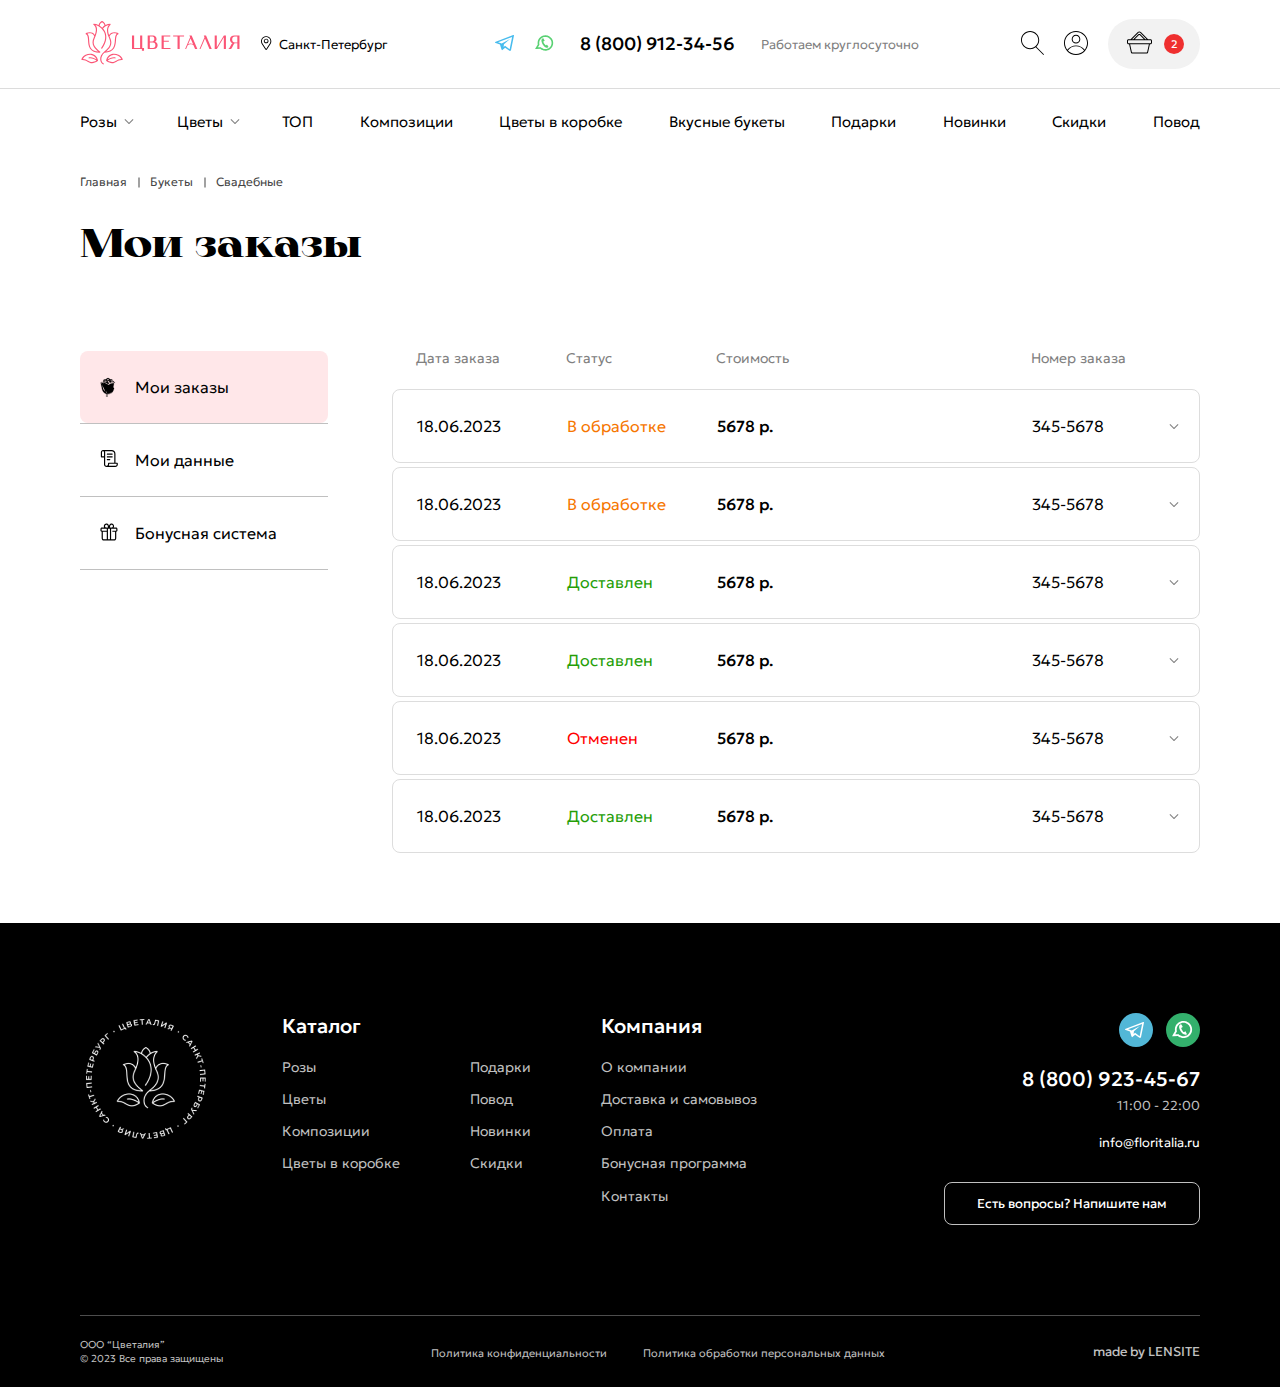
<file: orders.html>
<!DOCTYPE html>
<html lang="ru">
	 <head>
	<title>Главная</title>
	<meta charset="UTF-8">
	<meta name="format-detection" content="telephone=no">
	<link rel="stylesheet" href="css/style.min.css">
	<link rel="shortcut icon" href="favicon.ico">
	<link rel="preload" as="fetch" href="js/vendors.min.js">
	<link rel="preload" as="fetch" href="js/app.min.js">
	<!-- <link rel="preload" as="fetch" href="js/map.min.js"> -->
	<link rel="preload" as="image" href="img/gallary1.png">

	<!-- <meta name="robots" content="noindex, nofollow"> -->
	<!-- <meta name="viewport" content="width=device-width, initial-scale=1.0, maximum-scale=1.0, user-scalable=0"> -->
	<meta name="viewport" content="width=device-width, initial-scale=1.0">
	<script defer src="js/vendors.min.js"></script>
	<script defer src="js/app.min.js"></script>
</head>
	<body>
		<div class="wrapper">
			<header class="header">
	<div class="header__container">


		<div class="header__statusBox">
			<div class="header__box">

				<div class="header__top _container">
					<div class="header__left">
						<a href="index.html" class="header__logo"><svg><use xlink:href="img/sprite.svg#logo-up"></use></svg></a>
						<div class="header__sity" data-da=".menu__sity, 991, 1">
							
							<select name="form[]" class="js-sel header__select">
								<option value="1" selected>Санкт-Петербург</option>
								<option value="2">Пункт №2</option>
								<option value="3">Пункт №3</option>
								<option value="4">Пункт №4</option>
							</select>
							<div class="header__navig">
								<svg><use xlink:href="img/sprite.svg#navig"></use></svg>
							</div>
						</div>
						
					</div>
			
					<div class="header__center">
						<div class="header__icons">
							<div class="header__icon"><a href="#"><svg><use xlink:href="img/sprite.svg#tg"></use></svg></a></div>
							<div class="header__icon"><a href="#"><svg><use xlink:href="img/sprite.svg#wts"></use></svg></a></div>
						</div>
						<div class="header__number"><a href="#">8 (800) 912-34-56</a></div>
		
						<div class="header__timework">
							<div>Работаем круглосуточно</div>
						</div>				
		
						<a href="index.html" class="header__logoMobile"><svg><use xlink:href="img/sprite.svg#logo-mob"></use></svg></a>
					</div>
			
					<div class="header__right">
						<div class="header__search">
	
							<a href="#search" class="header__searchImage _popup-link">
								<svg><use fill="#000" xlink:href="img/sprite.svg#search"></use></svg>
							</a>
						</div>
						<div class="header__user">
							<a href="#entrance" class="_popup-link"><svg><use xlink:href="img/sprite.svg#user"></use></svg></a>
						</div>
			
						<div class="header__basket">
							<div class="header__basketImage">
								<svg><use fill="#000" xlink:href="img/sprite.svg#cart"></use></svg>
							</div>
							<div class="header__counter">
								<span>2</span>
							</div>
							
						</div>
						
					</div>
	
					<div class="header__basketMenu basket">
						<div class="basket__content">
							<div class="basket__head">
								Корзина
							</div>
							<div class="basket__block">
								<div class="basket__box">
									<div class="fast__block">
										<div class="fast__image">
											<img src="img/popup-product.png" alt="">
										</div>
										<div class="fast__info">
											<div class="fast__head">
												<div class="fast__head_image">
													<img src="img/popup-product.png" alt="">
												</div>
												<div class="fast__head_btn">Букет светлых кустовых пионовидных роз в розовой коробке</div>
												<div class="fast__close _closeArrow"></div>
											</div>
											<div class="fast__function">
												<div class="fast__size">
													<div class="product__size">
														<svg><use xlink:href="img/sprite.svg#krest"></use></svg>
														<div>40-45 см</div>
													</div>
													<div class="product__size">
														<svg><use xlink:href="img/sprite.svg#up"></use></svg>
														<div>60-65 см</div>
													</div>
												</div>
		
												<div class="fast__quantity">
													<div class="product__quantity quantity">
														<button type="button" class="quantity__button quantity__button_minus"></button>
														<div class="quantity__input">
															<input autocomplete="off" type="text" name="form[]" value="1">
														</div>
														<button type="button" class="quantity__button quantity__button_plus"></button>
													</div>
												</div>
		
												<div class="fast__price">
													<div>3 590 ₽</div>
												</div>
		
											</div>
										</div>
									</div>
								</div>
	
								<div class="basket__box">
									<div class="fast__block">
										<div class="fast__image">
											<img src="img/popup-product.png" alt="">
										</div>
										<div class="fast__info">
											<div class="fast__head">
												<div class="fast__head_image">
													<img src="img/popup-product.png" alt="">
												</div>
												<div class="fast__head_btn">Букет светлых кустовых пионовидных роз в розовой коробке</div>
												<div class="fast__close _closeArrow"></div>
											</div>
											<div class="fast__function">
												<div class="fast__size">
													<div class="product__size">
														<svg><use xlink:href="img/sprite.svg#krest"></use></svg>
														<div>40-45 см</div>
													</div>
													<div class="product__size">
														<svg><use xlink:href="img/sprite.svg#up"></use></svg>
														<div>60-65 см</div>
													</div>
												</div>
		
												<div class="fast__quantity">
													<div class="product__quantity quantity">
														<button type="button" class="quantity__button quantity__button_minus"></button>
														<div class="quantity__input">
															<input autocomplete="off" type="text" name="form[]" value="1">
														</div>
														<button type="button" class="quantity__button quantity__button_plus"></button>
													</div>
												</div>
		
												<div class="fast__price">
													<div>3 590 ₽</div>
												</div>
		
											</div>
										</div>
									</div>
								</div>
	
							</div>
	
							<div class="basket__info">
								<div class="basket__text">
									<div>Итого:</div>
								</div>
								<div class="basket__price">
									<div>7180 р</div>
								</div>
							</div>
	
							<div class="basket__buttons">
								<div class="basket__button _button_pink">
									<a href="#">Оформить заказ</a>
								</div>
	
								<div class="basket__button _button_black">
									<a href="#">Перейти в корзину</a>
								</div>
	
							</div>
							<div class="basket__close _closeArrow"></div>
						</div>
					</div>
					
				</div>
	
			</div>
		</div>

		<div class="header__bottom">
			<div class="header__menu menu _container">
				<button type="button" class="menu__icon icon-menu" data-da=".header__left, 991, 1">
					<svg><use xlink:href="img/sprite.svg#crosses"></use></svg>
					<span>Меню</span>
				</button>
				<!-- <button type="button" data-da=".header__left, 991, 1">
					<div class="menu__arrow">
						<svg><use xlink:href="img/sprite.svg#arrow-back"></use></svg>
					</div>
				</button> -->
				<nav class="menu__body">
					<ul class="menu__list">
						<li class="menu__item menu__item_header _item_arrow _subMenu">
							<a href="#" class="menu__link _item_arrowblock">Розы</a>

							<div class="sub-menu__list">

								<div class="sub-menu__cap">
									<div class="sub-menu__filtersArrow menu__arrowBlock">
										<svg><use xlink:href="img/sprite.svg#arrow-back"></use></svg>
										<div class="menu__arrowText">
											Все цветы
										</div>
									</div>
								</div>
								
								<ul class="sub-menu__block">
											<!-- 1 -->
											<li class="sub-menu__item">
												<a href="#" class="sub-menu__box">
													<div class="sub-menu__image">
														<img src="img/rose1.png" alt="">
													</div>
													<div class="sub-menu__text">
														<div>Розовые розы</div>
													</div>
												</a>
											</li>

											<!-- 2 -->
											<li class="sub-menu__item">
												<a href="#" class="sub-menu__box">
													<div class="sub-menu__image">
														<img src="img/rose2.png" alt="">
													</div>
													<div class="sub-menu__text">
														<div>Чайные розы</div>
													</div>
												</a>
											</li>

											<!-- 3 -->
											<li class="sub-menu__item">
												<a href="#" class="sub-menu__box">
													<div class="sub-menu__image">
														<img src="img/rose3.png" alt="">
													</div>
													<div class="sub-menu__text">
														<div>Белые розы</div>
													</div>
												</a>
											</li>

										<!-- 4 -->
										<li class="sub-menu__item">
											<a href="#" class="sub-menu__box">
												<div class="sub-menu__image">
													<img src="img/rose4.png" alt="">
												</div>
												<div class="sub-menu__text">
													<div>Красные розы</div>
												</div>
											</a>
										</li>

										<!-- 5 -->
										<li class="sub-menu__item">
											<a href="#" class="sub-menu__box">
												<div class="sub-menu__image">
													<img src="img/rose5.png" alt="">
												</div>
												<div class="sub-menu__text">
													<div>Розы в коробках</div>
												</div>
											</a>
										</li>

										<!-- 6 -->
										<li class="sub-menu__item">
											<a href="#" class="sub-menu__box">
												<div class="sub-menu__image">
													<img src="img/rose6.png" alt="">
												</div>
												<div class="sub-menu__text">
													<div>Букеты из роз</div>
												</div>
											</a>
										</li>

								</ul>
							</div>

						</li>
						<li class="menu__item menu__item_header _item_arrow _subMenu">
							<a href="#" class="menu__link _item_arrowblock">Цветы</a>

							<div class="sub-menu__list">
								<div class="sub-menu__cap">
									<div class="sub-menu__filtersArrow menu__arrowBlock">
										<svg><use xlink:href="img/sprite.svg#arrow-back"></use></svg>
										<div class="menu__arrowText">
											Все цветы
										</div>
									</div>
								</div>
								<div class="sub-menu__block sub-menu__block_line">
									<ul class="sub-menu__block_mas">
										<!-- 1 -->
										<li class="sub-menu__item">
											<a href="#" class="sub-menu__box">
												<div class="sub-menu__image">
													<img src="img/flowers1.png" alt="">
												</div>
												<div class="sub-menu__text">
													<div>Альстромерии</div>
												</div>
											</a>
										</li>
		
										<!-- 2 -->
										<li class="sub-menu__item">
											<a href="#" class="sub-menu__box">
												<div class="sub-menu__image">
													<img src="img/flowers2.png" alt="">
												</div>
												<div class="sub-menu__text">
													<div>Герберы</div>
												</div>
											</a>
										</li>
		
										<!-- 3 -->
										<li class="sub-menu__item">
											<a href="#" class="sub-menu__box">
												<div class="sub-menu__image">
													<img src="img/flowers3.png" alt="">
												</div>
												<div class="sub-menu__text">
													<div>Гвоздики</div>
												</div>
											</a>
										</li>
		
										<!-- 4 -->
										<li class="sub-menu__item">
											<a href="#" class="sub-menu__box">
												<div class="sub-menu__image">
													<img src="img/flowers4.png" alt="">
												</div>
												<div class="sub-menu__text">
													<div>Гипсофила</div>
												</div>
											</a>
										</li>
		
										<!-- 5 -->
										<li class="sub-menu__item">
											<a href="#" class="sub-menu__box">
												<div class="sub-menu__image">
													<img src="img/flowers5.png" alt="">
												</div>
												<div class="sub-menu__text">
													<div>Гортензии</div>
												</div>
											</a>
										</li>
		
										<!-- 6 -->
										<li class="sub-menu__item">
											<a href="#" class="sub-menu__box">
												<div class="sub-menu__image">
													<img src="img/flowers6.png" alt="">
												</div>
												<div class="sub-menu__text">
													<div>Ирисы</div>
												</div>
											</a>
										</li>
		
										<!-- 7 -->
										<li class="sub-menu__item">
											<a href="#" class="sub-menu__box">
												<div class="sub-menu__image">
													<img src="img/flowers7.png" alt="">
												</div>
												<div class="sub-menu__text">
													<div>Каллы</div>
												</div>
											</a>
										</li>
		
										<!-- 8 -->
										<li class="sub-menu__item">
											<a href="#" class="sub-menu__box">
												<div class="sub-menu__image">
													<img src="img/flowers8.png" alt="">
												</div>
												<div class="sub-menu__text">
													<div>Лилии</div>
												</div>
											</a>
										</li>
		
										<!-- 9 -->
										<li class="sub-menu__item">
											<a href="#" class="sub-menu__box">
												<div class="sub-menu__image">
													<img src="img/flowers9.png" alt="">
												</div>
												<div class="sub-menu__text">
													<div>Орхидеи</div>
												</div>
											</a>
										</li>

									</ul>
									<ul class="sub-menu__block_mas">

										<!-- 10 -->
										<li class="sub-menu__item">
											<a href="#" class="sub-menu__box">
												<div class="sub-menu__image">
													<img src="img/flowers10.png" alt="">
												</div>
												<div class="sub-menu__text">
													<div>Пионы</div>
												</div>
											</a>
										</li>
		
										<!-- 11 -->
										<li class="sub-menu__item">
											<a href="#" class="sub-menu__box">
												<div class="sub-menu__image">
													<img src="img/flowers11.png" alt="">
												</div>
												<div class="sub-menu__text">
													<div>Подсолнухи</div>
												</div>
											</a>
										</li>
		
										<!-- 12 -->
										<li class="sub-menu__item">
											<a href="#" class="sub-menu__box">
												<div class="sub-menu__image">
													<img src="img/flowers12.png" alt="">
												</div>
												<div class="sub-menu__text">
													<div>Ромашки</div>
												</div>
											</a>
										</li>
		
										<!-- 13 -->
										<li class="sub-menu__item">
											<a href="#" class="sub-menu__box">
												<div class="sub-menu__image">
													<img src="img/flowers13.png" alt="">
												</div>
												<div class="sub-menu__text">
													<div>Статица</div>
												</div>
											</a>
										</li>
		
										<!-- 14 -->
										<li class="sub-menu__item">
											<a href="#" class="sub-menu__box">
												<div class="sub-menu__image">
													<img src="img/flowers14.png" alt="">
												</div>
												<div class="sub-menu__text">
													<div>Сухоцветы</div>
												</div>
											</a>
										</li>
		
										<!-- 15 -->
										<li class="sub-menu__item">
											<a href="#" class="sub-menu__box">
												<div class="sub-menu__image">
													<img src="img/flowers15.png" alt="">
												</div>
												<div class="sub-menu__text">
													<div>Тюльпаны</div>
												</div>
											</a>
										</li>
		
										<!-- 16 -->
										<li class="sub-menu__item">
											<a href="#" class="sub-menu__box">
												<div class="sub-menu__image">
													<img src="img/flowers16.png" alt="">
												</div>
												<div class="sub-menu__text">
													<div>Фрезия</div>
												</div>
											</a>
										</li>
		
										<!-- 17 -->
										<li class="sub-menu__item">
											<a href="#" class="sub-menu__box">
												<div class="sub-menu__image">
													<img src="img/flowers17.png" alt="">
												</div>
												<div class="sub-menu__text">
													<div>Хризантемы</div>
												</div>
											</a>
										</li>
		
										<!-- 18 -->
										<li class="sub-menu__item">
											<a href="#" class="sub-menu__box">
												<div class="sub-menu__image">
													<img src="img/flowers18.png" alt="">
												</div>
												<div class="sub-menu__text">
													<div>Эустома</div>
												</div>
											</a>
										</li>

									</ul>
								</div>
								
							</div>
						</li>
						<li class="menu__item"><a href="#" class="menu__link">ТОП</a></li>
						<li class="menu__item"><a href="#" class="menu__link">Композиции</a></li>
						<li class="menu__item"><a href="#" class="menu__link">Цветы в коробке</a></li>
						<li class="menu__item"><a href="#" class="menu__link">Вкусные букеты</a></li>
						<li class="menu__item"><a href="#" class="menu__link">Подарки</a></li>
						<li class="menu__item"><a href="#" class="menu__link">Новинки</a></li>
						<li class="menu__item"><a href="#" class="menu__link">Скидки</a></li>
						<li class="menu__item"><a href="#" class="menu__link">Повод</a></li>
					</ul>
					<div class="menu__pages">
						<ul class="menu__pagesMenu">
							<li class="menu__pagesItem"><a href="#">О компании</a></li>
							<li class="menu__pagesItem"><a href="#">Доставка и самовывоз</a></li>
							<li class="menu__pagesItem"><a href="#">Оплата</a></li>
							<li class="menu__pagesItem"><a href="#">Бонусная программа</a></li>
							<li class="menu__pagesItem"><a href="#">Контакты</a></li>
						</ul>
					</div>
					<div class="menu__sity">

					</div>
				</nav>
			</div>
		</div>



	</div>
</header>


<div class="chase">
	<div class="chase__block _container">
		<div class="chase__menu">

			
			<div class="header__menu menu">
				<nav class="menu__body">
					<ul class="menu__list">
						<li class="menu__item menu__item_header _item_arrow _subMenu">
							<a href="#" class="menu__link _item_arrowblock">Розы</a>
							<ul class="sub-menu__list">
								<div class="sub-menu__block">
										<!-- 1 -->
										<li class="sub-menu__item">
											<a href="#" class="sub-menu__box">
												<div class="sub-menu__image">
													<img src="img/rose1.png" alt="">
												</div>
												<div class="sub-menu__text">
													<div>Розовые розы</div>
												</div>
											</a>
										</li>

										<!-- 2 -->
										<li class="sub-menu__item">
											<a href="#" class="sub-menu__box">
												<div class="sub-menu__image">
													<img src="img/rose2.png" alt="">
												</div>
												<div class="sub-menu__text">
													<div>Чайные розы</div>
												</div>
											</a>
										</li>

										<!-- 3 -->
										<li class="sub-menu__item">
											<a href="#" class="sub-menu__box">
												<div class="sub-menu__image">
													<img src="img/rose3.png" alt="">
												</div>
												<div class="sub-menu__text">
													<div>Белые розы</div>
												</div>
											</a>
										</li>

									<!-- 4 -->
									<li class="sub-menu__item">
										<a href="#" class="sub-menu__box">
											<div class="sub-menu__image">
												<img src="img/rose4.png" alt="">
											</div>
											<div class="sub-menu__text">
												<div>Красные розы</div>
											</div>
										</a>
									</li>

									<!-- 5 -->
									<li class="sub-menu__item">
										<a href="#" class="sub-menu__box">
											<div class="sub-menu__image">
												<img src="img/rose5.png" alt="">
											</div>
											<div class="sub-menu__text">
												<div>Розы в коробках</div>
											</div>
										</a>
									</li>

									<!-- 6 -->
									<li class="sub-menu__item">
										<a href="#" class="sub-menu__box">
											<div class="sub-menu__image">
												<img src="img/rose6.png" alt="">
											</div>
											<div class="sub-menu__text">
												<div>Букеты из роз</div>
											</div>
										</a>
									</li>

								</div>

							</ul>

						</li>
						<li class="menu__item menu__item_header _item_arrow _subMenu">
							<a href="#" class="menu__link _item_arrowblock">Цветы</a>
							<ul class="sub-menu__list">
								<div class="sub-menu__block">
									<!-- 1 -->
									<li class="sub-menu__item">
										<a href="#" class="sub-menu__box">
											<div class="sub-menu__image">
												<img src="img/flowers1.png" alt="">
											</div>
											<div class="sub-menu__text">
												<div>Альстромерии</div>
											</div>
										</a>
									</li>
	
									<!-- 2 -->
									<li class="sub-menu__item">
										<a href="#" class="sub-menu__box">
											<div class="sub-menu__image">
												<img src="img/flowers2.png" alt="">
											</div>
											<div class="sub-menu__text">
												<div>Герберы</div>
											</div>
										</a>
									</li>
	
									<!-- 3 -->
									<li class="sub-menu__item">
										<a href="#" class="sub-menu__box">
											<div class="sub-menu__image">
												<img src="img/flowers3.png" alt="">
											</div>
											<div class="sub-menu__text">
												<div>Гвоздики</div>
											</div>
										</a>
									</li>
	
									<!-- 4 -->
									<li class="sub-menu__item">
										<a href="#" class="sub-menu__box">
											<div class="sub-menu__image">
												<img src="img/flowers4.png" alt="">
											</div>
											<div class="sub-menu__text">
												<div>Гипсофила</div>
											</div>
										</a>
									</li>
	
									<!-- 5 -->
									<li class="sub-menu__item">
										<a href="#" class="sub-menu__box">
											<div class="sub-menu__image">
												<img src="img/flowers5.png" alt="">
											</div>
											<div class="sub-menu__text">
												<div>Гортензии</div>
											</div>
										</a>
									</li>
	
									<!-- 6 -->
									<li class="sub-menu__item">
										<a href="#" class="sub-menu__box">
											<div class="sub-menu__image">
												<img src="img/flowers6.png" alt="">
											</div>
											<div class="sub-menu__text">
												<div>Ирисы</div>
											</div>
										</a>
									</li>
	
									<!-- 7 -->
									<li class="sub-menu__item">
										<a href="#" class="sub-menu__box">
											<div class="sub-menu__image">
												<img src="img/flowers7.png" alt="">
											</div>
											<div class="sub-menu__text">
												<div>Каллы</div>
											</div>
										</a>
									</li>
	
									<!-- 8 -->
									<li class="sub-menu__item">
										<a href="#" class="sub-menu__box">
											<div class="sub-menu__image">
												<img src="img/flowers8.png" alt="">
											</div>
											<div class="sub-menu__text">
												<div>Лилии</div>
											</div>
										</a>
									</li>
	
									<!-- 9 -->
									<li class="sub-menu__item">
										<a href="#" class="sub-menu__box">
											<div class="sub-menu__image">
												<img src="img/flowers9.png" alt="">
											</div>
											<div class="sub-menu__text">
												<div>Орхидеи</div>
											</div>
										</a>
									</li>
								</div>
								
								<div class="sub-menu__block">
									<!-- 10 -->
									<li class="sub-menu__item">
										<a href="#" class="sub-menu__box">
											<div class="sub-menu__image">
												<img src="img/flowers10.png" alt="">
											</div>
											<div class="sub-menu__text">
												<div>Пионы</div>
											</div>
										</a>
									</li>
	
									<!-- 11 -->
									<li class="sub-menu__item">
										<a href="#" class="sub-menu__box">
											<div class="sub-menu__image">
												<img src="img/flowers11.png" alt="">
											</div>
											<div class="sub-menu__text">
												<div>Подсолнухи</div>
											</div>
										</a>
									</li>
	
									<!-- 12 -->
									<li class="sub-menu__item">
										<a href="#" class="sub-menu__box">
											<div class="sub-menu__image">
												<img src="img/flowers12.png" alt="">
											</div>
											<div class="sub-menu__text">
												<div>Ромашки</div>
											</div>
										</a>
									</li>
	
									<!-- 13 -->
									<li class="sub-menu__item">
										<a href="#" class="sub-menu__box">
											<div class="sub-menu__image">
												<img src="img/flowers13.png" alt="">
											</div>
											<div class="sub-menu__text">
												<div>Статица</div>
											</div>
										</a>
									</li>
	
									<!-- 14 -->
									<li class="sub-menu__item">
										<a href="#" class="sub-menu__box">
											<div class="sub-menu__image">
												<img src="img/flowers14.png" alt="">
											</div>
											<div class="sub-menu__text">
												<div>Сухоцветы</div>
											</div>
										</a>
									</li>
	
									<!-- 15 -->
									<li class="sub-menu__item">
										<a href="#" class="sub-menu__box">
											<div class="sub-menu__image">
												<img src="img/flowers15.png" alt="">
											</div>
											<div class="sub-menu__text">
												<div>Тюльпаны</div>
											</div>
										</a>
									</li>
	
									<!-- 16 -->
									<li class="sub-menu__item">
										<a href="#" class="sub-menu__box">
											<div class="sub-menu__image">
												<img src="img/flowers16.png" alt="">
											</div>
											<div class="sub-menu__text">
												<div>Фрезия</div>
											</div>
										</a>
									</li>
	
									<!-- 17 -->
									<li class="sub-menu__item">
										<a href="#" class="sub-menu__box">
											<div class="sub-menu__image">
												<img src="img/flowers17.png" alt="">
											</div>
											<div class="sub-menu__text">
												<div>Хризантемы</div>
											</div>
										</a>
									</li>
	
									<!-- 18 -->
									<li class="sub-menu__item">
										<a href="#" class="sub-menu__box">
											<div class="sub-menu__image">
												<img src="img/flowers18.png" alt="">
											</div>
											<div class="sub-menu__text">
												<div>Эустома</div>
											</div>
										</a>
									</li>
								</div>

							</ul>
						</li>
						<li class="menu__item"><a href="#" class="menu__link">ТОП</a></li>
						<li class="menu__item"><a href="#" class="menu__link">Композиции</a></li>
						<li class="menu__item"><a href="#" class="menu__link">Цветы в коробке</a></li>
						<li class="menu__item"><a href="#" class="menu__link">Вкусные букеты</a></li>
						<li class="menu__item"><a href="#" class="menu__link">Подарки</a></li>
						<li class="menu__item"><a href="#" class="menu__link">Новинки</a></li>
						<li class="menu__item"><a href="#" class="menu__link">Скидки</a></li>
						<li class="menu__item"><a href="#" class="menu__link">Повод</a></li>
					</ul>
					<div class="menu__pages">
						<ul class="menu__pagesMenu">
							<li class="menu__pagesItem"><a href="#">О компании</a></li>
							<li class="menu__pagesItem"><a href="#">Доставка и самовывоз</a></li>
							<li class="menu__pagesItem"><a href="#">Оплата</a></li>
							<li class="menu__pagesItem"><a href="#">Бонусная программа</a></li>
							<li class="menu__pagesItem"><a href="#">Контакты</a></li>
						</ul>
					</div>
					<div class="menu__sity">

					</div>
				</nav>
			</div>


		</div>

		<div class="chase__cart">
			<div class="header__basket">
				<div class="header__basketImage">
					<svg><use fill="#000" xlink:href="img/sprite.svg#cart"></use></svg>
				</div>
				<div class="header__counter">
					<span>2</span>
				</div>
				
			</div>
		</div>

		<!-- <div class="header__basketMenu basket">
			<div class="basket__content">
				<div class="basket__head">
					<h3>Корзина</h3>
				</div>
				<div class="basket__block">
					<div class="basket__box">
						<div class="fast__block">
							<div class="fast__image">
								<img src="img/popup-product.png" alt="">
							</div>
							<div class="fast__info">
								<div class="fast__head">
									<div class="fast__head_image">
										<img src="img/popup-product.png" alt="">
									</div>
									<h4>Букет светлых кустовых пионовидных роз в розовой коробке</h4>
									<div class="fast__close _closeArrow"></div>
								</div>
								<div class="fast__function">
									<div class="fast__size">
										<div class="product__size">
											<svg><use xlink:href="/img/sprite.svg#krest"></use></svg>
											<p>40-45 см</p>
										</div>
										<div class="product__size">
											<svg><use xlink:href="/img/sprite.svg#up"></use></svg>
											<p>60-65 см</p>
										</div>
									</div>

									<div class="fast__quantity">
										<div class="product__quantity quantity">
											<button type="button" class="quantity__button quantity__button_minus"></button>
											<div class="quantity__input">
												<input autocomplete="off" type="text" name="form[]" value="1">
											</div>
											<button type="button" class="quantity__button quantity__button_plus"></button>
										</div>
									</div>

									<div class="fast__price">
										<p>3 590 ₽</p>
									</div>

								</div>
							</div>
						</div>
					</div>

					<div class="basket__box">
						<div class="fast__block">
							<div class="fast__image">
								<img src="img/popup-product.png" alt="">
							</div>
							<div class="fast__info">
								<div class="fast__head">
									<div class="fast__head_image">
										<img src="img/popup-product.png" alt="">
									</div>
									<h4>Букет светлых кустовых пионовидных роз в розовой коробке</h4>
									<div class="fast__close _closeArrow"></div>
								</div>
								<div class="fast__function">
									<div class="fast__size">
										<div class="product__size">
											<svg><use xlink:href="/img/sprite.svg#krest"></use></svg>
											<p>40-45 см</p>
										</div>
										<div class="product__size">
											<svg><use xlink:href="/img/sprite.svg#up"></use></svg>
											<p>60-65 см</p>
										</div>
									</div>

									<div class="fast__quantity">
										<div class="product__quantity quantity">
											<button type="button" class="quantity__button quantity__button_minus"></button>
											<div class="quantity__input">
												<input autocomplete="off" type="text" name="form[]" value="1">
											</div>
											<button type="button" class="quantity__button quantity__button_plus"></button>
										</div>
									</div>

									<div class="fast__price">
										<p>3 590 ₽</p>
									</div>

								</div>
							</div>
						</div>
					</div>

				</div>

				<div class="basket__info">
					<div class="basket__text">
						<p>Итого:</p>
					</div>
					<div class="basket__price">
						<p>7180 р</p>
					</div>
				</div>

				<div class="basket__buttons">
					<div class="basket__button">
						<a href="#">Оформить заказ</a>
					</div>

					<div class="basket__button">
						<a href="#">Перейти в корзину</a>
					</div>

				</div>
			</div>
		</div> -->

	</div>
</div>
			<main class="page">

				<div class="cap">
					<div class="cap__content _container">
						<ul class="cap__crumbs">
							<li class="cap__crumb">
								<a href="#" class="cap__crumb_link">Главная</a>
							</li>
							<li class="cap__crumb">
								<a href="#" class="cap__crumb_link">Букеты</a>
							</li>
							<li class="cap__crumb">
								<a href="#" class="cap__crumb_link">Свадебные</a>
							</li>
						</ul>
						<div class="cap__header">
							<div class="_macherTitle">Мои заказы</div>
                     <div class="cap__burger">
                        <span></span>
                     </div>
						</div>
					</div>
					
				</div>


				<div class="client">
               <div class="client__content _container">
                  <div class="client__sidebar">
                     <div  class="personal" data-da=".cap, 991, 1">
                        <div class="personal__content">
                           <ul class="personal__list">
                              <li class="personal__item _active"><a href="orders.html" class="personal__link"><svg><use xlink:href="img/sprite.svg#tulip"></use></svg><span class="personal__text">Мои заказы</span></a></li>
                              <li class="personal__item"><a href="personal.html" class="personal__link"><svg><use xlink:href="img/sprite.svg#list"></use></svg><span class="personal__text">Мои данные</span></a></li>
                              <li class="personal__item"><a href="bonus.html" class="personal__link"><svg><use xlink:href="img/sprite.svg#gift"></use></svg><span class="personal__text">Бонусная система</span></a></li>
                           </ul>
                        </div>
                     </div>
                  </div>

						<div class="client__box">
							<div class="orders">
								<div class="orders__top">
									<div class="orders__block">
										<div class="orders__name">Дата заказа</div>
										<div class="orders__name">Статус</div>
										<div class="orders__name">Стоимость</div>
									</div>
									<div class="orders__name">Номер заказа</div>
								</div>
								<div data-spollers class="orders__main spollers">

									<!-- 1 -->
									<div class="orders__item spollers__item">
										<button type="button" data-spoller class="orders__title spollers__title">
											<div class="orders__block">
												<div class="orders__text">18.06.2023</div>
												<div class="orders__text _orange">В обработке</div>
												<div class="orders__text orders__text_weight">5678 р.</div>
											</div>
											<div class="orders__end">
												<div class="orders__line">
													<div class="orders__name">Номер заказа:</div>
													<div class="orders__text">345-5678</div>
												</div>
												<div class="spollers__arrow"></div>
											</div>
											

										</button>

										<div class="orders__body spollers__body">
											<div class="orders__centr">
												<div class="orders__left">
													<!-- 1 -->
													<div class="orders__box">
														<div class="orders__up">
															<div class="orders__images">
																<img src="img/buket3.png" alt="">
															</div>
															<div class="orders__head">
																Букет светлых кустовых пионовидных роз в розовой коробке
															</div>
														</div>
														<div class="orders__down">
															<div class="orders__sizes">
																<div class="orders__size">
																	<svg><use xlink:href="img/sprite.svg#krest"></use></svg>
																	<div class="orders__num">40-45 см</div>
																</div>
																<div class="orders__size">
																	<svg><use xlink:href="img/sprite.svg#up"></use></svg>
																	<div class="orders__num">60-65 см</div>
																</div>
															</div>
															<div class="orders__price">3 590 ₽</div>
														</div>
													</div>
	
													<!-- 2 -->
													<div class="orders__box">
														<div class="orders__up">
															<div class="orders__images">
																<img src="img/buket3.png" alt="">
															</div>
															<div class="orders__head">
																Букет светлых кустовых пионовидных роз в розовой коробке
															</div>
														</div>
														<div class="orders__down">
															<div class="orders__sizes">
																<div class="orders__size">
																	<svg><use xlink:href="img/sprite.svg#krest"></use></svg>
																	<div class="orders__num">40-45 см</div>
																</div>
																<div class="orders__size">
																	<svg><use xlink:href="img/sprite.svg#up"></use></svg>
																	<div class="orders__num">60-65 см</div>
																</div>
															</div>
															<div class="orders__price">3 590 ₽</div>
														</div>
													</div>
	
												</div>
												<div class="orders__right">
													<div class="orders__buttons">
														<div class="orders__button _button_black">
															<a href="#">Отменить заказ</a>
														</div>
														<div class="orders__button _button_black">
															<a href="#">Повторить заказ</a>
														</div>
	
													</div>
												</div>
											</div>
										</div>
									</div>

									
									<!-- 2 -->
									<div class="orders__item spollers__item">
										<button type="button" data-spoller class="orders__title spollers__title">
											<div class="orders__block">
												<div class="orders__text">18.06.2023</div>
												<div class="orders__text _orange">В обработке</div>
												<div class="orders__text orders__text_weight">5678 р.</div>
											</div>
											<div class="orders__end">
												<div class="orders__line">
													<div class="orders__name">Номер заказа:</div>
													<div class="orders__text">345-5678</div>
												</div>
												<div class="spollers__arrow"></div>
											</div>

										</button>
										<div class="orders__body spollers__body">
											<div class="orders__centr">
												<div class="orders__left">
													<!-- 1 -->
													<div class="orders__box">
														<div class="orders__up">
															<div class="orders__images">
																<img src="img/buket3.png" alt="">
															</div>
															<div class="orders__head">
																Букет светлых кустовых пионовидных роз в розовой коробке
															</div>
														</div>
														<div class="orders__down">
															<div class="orders__sizes">
																<div class="orders__size">
																	<svg><use xlink:href="img/sprite.svg#krest"></use></svg>
																	<div class="orders__num">40-45 см</div>
																</div>
																<div class="orders__size">
																	<svg><use xlink:href="img/sprite.svg#up"></use></svg>
																	<div class="orders__num">60-65 см</div>
																</div>
															</div>
															<div class="orders__price">3 590 ₽</div>
														</div>
													</div>
	
													<!-- 2 -->
													<div class="orders__box">
														<div class="orders__up">
															<div class="orders__images">
																<img src="img/buket3.png" alt="">
															</div>
															<div class="orders__head">
																Букет светлых кустовых пионовидных роз в розовой коробке
															</div>
														</div>
														<div class="orders__down">
															<div class="orders__sizes">
																<div class="orders__size">
																	<svg><use xlink:href="img/sprite.svg#krest"></use></svg>
																	<div class="orders__num">40-45 см</div>
																</div>
																<div class="orders__size">
																	<svg><use xlink:href="img/sprite.svg#up"></use></svg>
																	<div class="orders__num">60-65 см</div>
																</div>
															</div>
															<div class="orders__price">3 590 ₽</div>
														</div>
													</div>
	
												</div>
												<div class="orders__right">
													<div class="orders__buttons">
														<div class="orders__button _button_black">
															<a href="#">Отменить заказ</a>
														</div>
														<div class="orders__button _button_black">
															<a href="#">Повторить заказ</a>
														</div>
	
													</div>
												</div>
											</div>
										</div>
									</div>

									<!-- 3 -->
									<div class="orders__item spollers__item">
										<button type="button" data-spoller class="orders__title spollers__title">
											<div class="orders__block">
												<div class="orders__text">18.06.2023</div>
												<div class="orders__text _green">Доставлен</div>
												<div class="orders__text orders__text_weight">5678 р.</div>
											</div>
											<div class="orders__end">
												<div class="orders__line">
													<div class="orders__name">Номер заказа:</div>
													<div class="orders__text">345-5678</div>
												</div>
												<div class="spollers__arrow"></div>
											</div>

										</button>
										<div class="orders__body spollers__body">
											<div class="orders__centr">
												<div class="orders__left">
													<!-- 1 -->
													<div class="orders__box">
														<div class="orders__up">
															<div class="orders__images">
																<img src="img/buket3.png" alt="">
															</div>
															<div class="orders__head">
																Букет светлых кустовых пионовидных роз в розовой коробке
															</div>
														</div>
														<div class="orders__down">
															<div class="orders__sizes">
																<div class="orders__size">
																	<svg><use xlink:href="img/sprite.svg#krest"></use></svg>
																	<div class="orders__num">40-45 см</div>
																</div>
																<div class="orders__size">
																	<svg><use xlink:href="img/sprite.svg#up"></use></svg>
																	<div class="orders__num">60-65 см</div>
																</div>
															</div>
															<div class="orders__price">3 590 ₽</div>
														</div>
													</div>
	
													<!-- 2 -->
													<div class="orders__box">
														<div class="orders__up">
															<div class="orders__images">
																<img src="img/buket3.png" alt="">
															</div>
															<div class="orders__head">
																Букет светлых кустовых пионовидных роз в розовой коробке
															</div>
														</div>
														<div class="orders__down">
															<div class="orders__sizes">
																<div class="orders__size">
																	<svg><use xlink:href="img/sprite.svg#krest"></use></svg>
																	<div class="orders__num">40-45 см</div>
																</div>
																<div class="orders__size">
																	<svg><use xlink:href="img/sprite.svg#up"></use></svg>
																	<div class="orders__num">60-65 см</div>
																</div>
															</div>
															<div class="orders__price">3 590 ₽</div>
														</div>
													</div>
	
												</div>
												<div class="orders__right">
													<div class="orders__buttons">
														<div class="orders__button _button_black">
															<a href="#">Отменить заказ</a>
														</div>
														<div class="orders__button _button_black">
															<a href="#">Повторить заказ</a>
														</div>
	
													</div>
												</div>
											</div>
										</div>
									</div>


									<!-- 4 -->
									<div class="orders__item spollers__item">
										<button type="button" data-spoller class="orders__title spollers__title">
											<div class="orders__block">
												<div class="orders__text">18.06.2023</div>
												<div class="orders__text _green">Доставлен</div>
												<div class="orders__text orders__text_weight">5678 р.</div>
											</div>
											<div class="orders__end">
												<div class="orders__line">
													<div class="orders__name">Номер заказа:</div>
													<div class="orders__text">345-5678</div>
												</div>
												<div class="spollers__arrow"></div>
											</div>

										</button>
										<div class="orders__body spollers__body">
											<div class="orders__centr">
												<div class="orders__left">
													<!-- 1 -->
													<div class="orders__box">
														<div class="orders__up">
															<div class="orders__images">
																<img src="img/buket3.png" alt="">
															</div>
															<div class="orders__head">
																Букет светлых кустовых пионовидных роз в розовой коробке
															</div>
														</div>
														<div class="orders__down">
															<div class="orders__sizes">
																<div class="orders__size">
																	<svg><use xlink:href="img/sprite.svg#krest"></use></svg>
																	<div class="orders__num">40-45 см</div>
																</div>
																<div class="orders__size">
																	<svg><use xlink:href="img/sprite.svg#up"></use></svg>
																	<div class="orders__num">60-65 см</div>
																</div>
															</div>
															<div class="orders__price">3 590 ₽</div>
														</div>
													</div>
	
													<!-- 2 -->
													<div class="orders__box">
														<div class="orders__up">
															<div class="orders__images">
																<img src="img/buket3.png" alt="">
															</div>
															<div class="orders__head">
																Букет светлых кустовых пионовидных роз в розовой коробке
															</div>
														</div>
														<div class="orders__down">
															<div class="orders__sizes">
																<div class="orders__size">
																	<svg><use xlink:href="img/sprite.svg#krest"></use></svg>
																	<div class="orders__num">40-45 см</div>
																</div>
																<div class="orders__size">
																	<svg><use xlink:href="img/sprite.svg#up"></use></svg>
																	<div class="orders__num">60-65 см</div>
																</div>
															</div>
															<div class="orders__price">3 590 ₽</div>
														</div>
													</div>
	
												</div>
												<div class="orders__right">
													<div class="orders__buttons">
														<div class="orders__button _button_black">
															<a href="#">Отменить заказ</a>
														</div>
														<div class="orders__button _button_black">
															<a href="#">Повторить заказ</a>
														</div>
	
													</div>
												</div>
											</div>
										</div>
									</div>

									<!-- 5 -->
									<div class="orders__item spollers__item">
										<button type="button" data-spoller class="orders__title spollers__title">
											<div class="orders__block">
												<div class="orders__text">18.06.2023</div>
												<div class="orders__text _red">Отменен</div>
												<div class="orders__text orders__text_weight">5678 р.</div>
											</div>
											<div class="orders__end">
												<div class="orders__line">
													<div class="orders__name">Номер заказа:</div>
													<div class="orders__text">345-5678</div>
												</div>
												<div class="spollers__arrow"></div>
											</div>

										</button>
										<div class="orders__body spollers__body">
											<div class="orders__centr">
												<div class="orders__left">
													<!-- 1 -->
													<div class="orders__box">
														<div class="orders__up">
															<div class="orders__images">
																<img src="img/buket3.png" alt="">
															</div>
															<div class="orders__head">
																Букет светлых кустовых пионовидных роз в розовой коробке
															</div>
														</div>
														<div class="orders__down">
															<div class="orders__sizes">
																<div class="orders__size">
																	<svg><use xlink:href="img/sprite.svg#krest"></use></svg>
																	<div class="orders__num">40-45 см</div>
																</div>
																<div class="orders__size">
																	<svg><use xlink:href="img/sprite.svg#up"></use></svg>
																	<div class="orders__num">60-65 см</div>
																</div>
															</div>
															<div class="orders__price">3 590 ₽</div>
														</div>
													</div>
	
													<!-- 2 -->
													<div class="orders__box">
														<div class="orders__up">
															<div class="orders__images">
																<img src="img/buket3.png" alt="">
															</div>
															<div class="orders__head">
																Букет светлых кустовых пионовидных роз в розовой коробке
															</div>
														</div>
														<div class="orders__down">
															<div class="orders__sizes">
																<div class="orders__size">
																	<svg><use xlink:href="img/sprite.svg#krest"></use></svg>
																	<div class="orders__num">40-45 см</div>
																</div>
																<div class="orders__size">
																	<svg><use xlink:href="img/sprite.svg#up"></use></svg>
																	<div class="orders__num">60-65 см</div>
																</div>
															</div>
															<div class="orders__price">3 590 ₽</div>
														</div>
													</div>
	
												</div>
												<div class="orders__right">
													<div class="orders__buttons">
														<div class="orders__button _button_black">
															<a href="#">Отменить заказ</a>
														</div>
														<div class="orders__button _button_black">
															<a href="#">Повторить заказ</a>
														</div>
	
													</div>
												</div>
											</div>
										</div>
									</div>

									<!-- 6 -->
									<div class="orders__item spollers__item">
										<button type="button" data-spoller class="orders__title spollers__title">
											<div class="orders__block">
												<div class="orders__text">18.06.2023</div>
												<div class="orders__text _green">Доставлен</div>
												<div class="orders__text orders__text_weight">5678 р.</div>
											</div>
											<div class="orders__end">
												<div class="orders__line">
													<div class="orders__name">Номер заказа:</div>
													<div class="orders__text">345-5678</div>
												</div>
												<div class="spollers__arrow"></div>
											</div>

										</button>
										<div class="orders__body spollers__body">
											<div class="orders__centr">
												<div class="orders__left">
													<!-- 1 -->
													<div class="orders__box">
														<div class="orders__up">
															<div class="orders__images">
																<img src="img/buket3.png" alt="">
															</div>
															<div class="orders__head">
																Букет светлых кустовых пионовидных роз в розовой коробке
															</div>
														</div>
														<div class="orders__down">
															<div class="orders__sizes">
																<div class="orders__size">
																	<svg><use xlink:href="img/sprite.svg#krest"></use></svg>
																	<div class="orders__num">40-45 см</div>
																</div>
																<div class="orders__size">
																	<svg><use xlink:href="img/sprite.svg#up"></use></svg>
																	<div class="orders__num">60-65 см</div>
																</div>
															</div>
															<div class="orders__price">3 590 ₽</div>
														</div>
													</div>
	
													<!-- 2 -->
													<div class="orders__box">
														<div class="orders__up">
															<div class="orders__images">
																<img src="img/buket3.png" alt="">
															</div>
															<div class="orders__head">
																Букет светлых кустовых пионовидных роз в розовой коробке
															</div>
														</div>
														<div class="orders__down">
															<div class="orders__sizes">
																<div class="orders__size">
																	<svg><use xlink:href="img/sprite.svg#krest"></use></svg>
																	<div class="orders__num">40-45 см</div>
																</div>
																<div class="orders__size">
																	<svg><use xlink:href="img/sprite.svg#up"></use></svg>
																	<div class="orders__num">60-65 см</div>
																</div>
															</div>
															<div class="orders__price">3 590 ₽</div>
														</div>
													</div>
	
												</div>
												<div class="orders__right">
													<div class="orders__buttons">
														<div class="orders__button _button_black">
															<a href="#">Отменить заказ</a>
														</div>
														<div class="orders__button _button_black">
															<a href="#">Повторить заказ</a>
														</div>
	
													</div>
												</div>
											</div>
										</div>
									</div>


								</div>
							</div>
						</div>


                  <div class="back"></div>
               </div>

            </div>



         </main>
			<footer class="footer">
	<div class="footer__container _container">
		<div class="footer__top">
			<div class="footer__center">
				<div class="footer__blockImage">
					<a href="#" class="footer__logo" data-da=".footer__blockLast, 768, last"><svg><use xlink:href="img/sprite.svg#footerSvg"></use></svg></a>
					<div class="footer__block">
						<div class="footer__title">
							Каталог
						</div>
						<div class="footer__catalog">
							<ul class="footer__list">
								<li class="footer__item"><a href="catalog.html">Розы</a></li>
								<li class="footer__item"><a href="#">Цветы</a></li>
								<li class="footer__item"><a href="#">Композиции</a></li>
								<li class="footer__item"><a href="#">Цветы в коробке</a></li>
							</ul>
							<ul class="footer__list">
								<li class="footer__item"><a href="#">Подарки</a></li>
								<li class="footer__item"><a href="#">Повод</a></li>
								<li class="footer__item"><a href="#">Новинки</a></li>
								<li class="footer__item"><a href="special.html">Скидки</a></li>
							</ul>
						</div>
						
					</div>
				</div>

				<div class="footer__block footer__blockLast">
					<div class="footer__title">
						Компания
					</div>
					<ul class="footer__list">
						<li class="footer__item"><a href="company.html">О компании</a></li>
						<li class="footer__item"><a href="#">Доставка и самовывоз</a></li>
						<li class="footer__item"><a href="payment.html">Оплата</a></li>
						<li class="footer__item"><a href="bonus.html">Бонусная программа</a></li>
						<li class="footer__item"><a href="contact.html">Контакты</a></li>
					</ul>
				</div>

			</div>
			<div class="footer__right">
				<div class="footer__phone">
					<div class="footer__icons">
						<a href="#" class="footer__icon">
							<svg><use xlink:href="img/sprite.svg#foot-tg"></use></svg>
						</a>
						<a href="#" class="footer__icon">
							<svg><use xlink:href="img/sprite.svg#wts-foot"></use></svg>
						</a>
					</div>
					<div class="footer__number">
						<a href="#">8 (800) 923-45-67</a>
					</div>
				</div>
				<div class="footer__time">
					<div>11:00 - 22:00</div>
				</div>
				<a href="#" class="footer__email">
					info@floritalia.ru
				</a>
				<div class="footer__button">Есть вопросы? Напишите нам</div>
			</div>
		</div>

		<div class="footer__bottom">
			<div class="footer__box">
				<div class="footer__comp">
					<div>ООО “Цветалия”</div>
					<div>© 2023 Все права защищены</div>
				</div>
				<div class="footer__policy" data-da=".footer__bottom, 768, 0">
					<div class="footer__privacy">
						<a href="#">Политика конфиденциальности</a>
					</div>
					<div class="footer__privacy">
						<a href="#">Политика обработки персональных данных</a>
					</div>
				</div>
				<div class="footer__lensite">
					<div>made by LENSITE</div>
				</div>
			</div>
		</div>
	</div>
</footer>
		</div>
		<div class="popup popup_product">
	<div class="popup__content">
		<div class="popup__body">
			<div class="popup__close _closeArrow"></div>
			<div class="fast">
				<div class="popup__fast fast">
					<div class="fast__title">
						Быстрый заказ
					</div>
					<div class="fast__text">
						<div>Оформите заказ по телефону +7(812) 912-34-56 или заполните форму ниже</div>
					</div>
					<form action="#" class="fast__form">
						<div class="fast__contact">
							<div class="fast__input">
								<label for="">Ваше имя</label>
								<input autocomplete="off" type="text" name="form[]" data-value="" data-error="Введите корректное значение" placeholder="" class="input _req">
								<div class="form__error"></div>
							</div>
							<div class="fast__input">
								<label for="">Номер телефона</label>
								<input autocomplete="off" type="text" name="form[]" data-value="" data-error="Введите корректное значение" placeholder="" class="input _req _phone">
								<div class="form__error"></div>
							</div>
						</div>

						<div class="fast__box">

							<!-- 1 -->
							<div class="fast__block">
								<div class="fast__image">
									<img src="img/popup-product.png" alt="">
								</div>
								<div class="fast__info">
									<div class="fast__head">
										<div class="fast__head_image">
											<img src="img/popup-product.png" alt="">
										</div>
										<div class="fast__head_btn">Букет светлых кустовых пионовидных роз в розовой коробке</div>
										<div class="fast__close _closeArrow"></div>
									</div>
									<div class="fast__function">
										<div class="fast__size">
											<div class="product__size">
												<svg><use xlink:href="img/sprite.svg#krest"></use></svg>
												<div>40-45 см</div>
											</div>
											<div class="product__size">
												<svg><use xlink:href="img/sprite.svg#up"></use></svg>
												<div>60-65 см</div>
											</div>
										</div>

										<div class="fast__quantity">
											<div class="product__quantity quantity">
												<button type="button" class="quantity__button quantity__button_minus"></button>
												<div class="quantity__input">
													<input autocomplete="off" type="text" name="form[]" value="1">
												</div>
												<button type="button" class="quantity__button quantity__button_plus"></button>
											</div>
										</div>

										<div class="fast__price">
											<div>3 590 ₽</div>
										</div>

									</div>
								</div>
							</div>

							<!-- 2 -->
							<div class="fast__block">
								<div class="fast__image">
									<img src="img/popup-product.png" alt="">
								</div>
								<div class="fast__info">
									<div class="fast__head">
										<div class="fast__head_image">
											<img src="img/popup-product.png" alt="">
										</div>
										<div class="fast__head_btn">Букет светлых кустовых пионовидных роз в розовой коробке</div>
										<div class="fast__close _closeArrow"></div>
									</div>
									<div class="fast__function">
										<div class="fast__size">
											<div class="product__size">
												<svg><use xlink:href="img/sprite.svg#krest"></use></svg>
												<div>40-45 см</div>
											</div>
											<div class="product__size">
												<svg><use xlink:href="img/sprite.svg#up"></use></svg>
												<div>60-65 см</div>
											</div>
										</div>

										<div class="fast__quantity">
											<div class="product__quantity quantity">
												<button type="button" class="quantity__button quantity__button_minus"></button>
												<div class="quantity__input">
													<input autocomplete="off" type="text" name="form[]" value="1">
												</div>
												<button type="button" class="quantity__button quantity__button_plus"></button>
											</div>
										</div>

										<div class="fast__price">
											<div>3 590 ₽</div>
										</div>

									</div>
								</div>
							</div>
						</div>


						<div class="fast__button">
							<button type="submit" class="button btn">Отправить</button>
						</div>

						<div class="fast__checkbox checkbox">
							<input id="c_11" data-error="Ошибка" class="checkbox__input" type="checkbox" value="1" name="form[]">
							<label for="c_11" class="checkbox__label"><span class="checkbox__text">Принимаю условия <a href="">Публичной оферты</a></span></label>
						</div>
						
						
					</form>
				</div>
			</div>
		</div>
	</div>
</div>



<div class="popup popup_entrance">
	<div class="popup__content">
		<div class="popup__body">
			<div class="popup__close _closeArrow"></div>
			<div class="entrance">
				<div class="entrance__head">
					Вход
				</div>
				<form action="#" class="entrance__form">
					<div class="entrance__block">
						<div class="entrance__input">
							<label for="c_9" class="label"><span class="label">Телефон или e-mail</span></label>
							<input id="c_9" autocomplete="off" data-error="Введите корректное значение" class="input _req" type="text" value="" name="form[]">
						</div>

						<div class="entrance__input">
							<label for="c_10" class="label"><span class="label">Введите код из СМС</span></label>
							<input id="c_10" autocomplete="off" data-error="Введите корректное значение" class="input _req" type="text" value="" name="form[]">
						</div>

						<div class="entrance__time">
							<div>Запросить код повторно: 56 с</div>
						</div>
					</div>

					<div class="entrance__buttons">
						<div class="entrance__button entrance__send _button_pink">
							<button type="submit" class="button">Отправить</button>
						</div>
						<div class="entrance__button entrance__register _button_black">
							<a href="#register" class="_popup-link">Регистрация</a>
						</div>
					</div>
					<div class="entrance__sendPassword">
						<a href="#next" class="_popup-link">Вход с паролем</a>
					</div>
					
				</form>
			</div>
		</div>
	</div>
</div>


<div class="popup popup_search">
	<div class="popup__content">
		<div class="popup__body">
			<div class="popup__close _closeArrow"></div>
			<div class="search">
				<div class="search__content">
					<div class="search__block">
						<div class="search__input">
							<input autocomplete="off" type="text" name="form[]" data-error="Ошибка" value="Розы" placeholder="" class="input">
							<div class="search__icon">
								<svg><use xlink:href="img/sprite.svg#search"></use></svg>
							</div>
						</div>
					</div>
					

					<!-- <div data-tabs class="search__tabs tabs _tabs">
						<nav data-tabs-titles class="tabs__navigation">
							<button type="button" class="tabs__title _tabs-item _active">Все</button>
							<button type="button" class="tabs__title _tabs-item">Категории</button>
							<button type="button" class="tabs__title _tabs-item">Товары</button>
						</nav>
						<div data-tabs-body class="tabs__content">
							<div class="tabs__bod _tabs-block _active">


								<div class="search__boxes">
									<div class="search__header">
										Категории <span>(11)</span>
									</div>
									<div class="search__category">
										<a href="#" class="search__box">
											<div class="search__images">
												<img src="img/flowers1.png" alt="">
											</div>
											<div class="search__name">Розы</div>
										</a>

										<a href="#" class="search__box">
											<div class="search__images">
												<img src="img/flowers1.png" alt="">
											</div>
											<div class="search__name">Розы</div>
										</a>

										<a href="#" class="search__box">
											<div class="search__images">
												<img src="img/flowers1.png" alt="">
											</div>
											<div class="search__name">Розы</div>
										</a>

										<a href="#" class="search__box">
											<div class="search__images">
												<img src="img/flowers1.png" alt="">
											</div>
											<div class="search__name">Розы</div>
										</a>

										<a href="#" class="search__box">
											<div class="search__images">
												<img src="img/flowers1.png" alt="">
											</div>
											<div class="search__name">Розы</div>
										</a>

										<a href="#" class="search__box">
											<div class="search__images">
												<img src="img/flowers1.png" alt="">
											</div>
											<div class="search__name">Розы</div>
										</a>

										<a href="#" class="search__box">
											<div class="search__images">
												<img src="img/flowers1.png" alt="">
											</div>
											<div class="search__name">Розы</div>
										</a>

										<a href="#" class="search__box">
											<div class="search__images">
												<img src="img/flowers1.png" alt="">
											</div>
											<div class="search__name">Розы</div>
										</a>

										<a href="#" class="search__box">
											<div class="search__images">
												<img src="img/flowers1.png" alt="">
											</div>
											<div class="search__name">Розы</div>
										</a>

										<a href="#" class="search__box">
											<div class="search__images">
												<img src="img/flowers1.png" alt="">
											</div>
											<div class="search__name">Розы</div>
										</a>

										<a href="#" class="search__box">
											<div class="search__images">
												<img src="img/flowers1.png" alt="">
											</div>
											<div class="search__name">Розы</div>
										</a>
									</div>
								</div>

								<div class="search__boxes">
									<div class="search__header">
										Товары <span>(456)</span>
									</div>

									<div class="search__product">

										<a href="#" class="search__box">
											<div class="search__top">
												<div class="search__images product__image">
													<img src="img/product.png" alt="">
												</div>
												<div class="search__name">Букет светлых кустовых пионовидных роз в розовой коробке</div>
											</div>
											
											<div class="search__bottom">
												<div class="search__prices">
													<div class="search__subPrice">4 250 ₽</div>
													<div class="search__price">3 590 ₽</div>
												</div>
											</div>
										</a>

										<a href="#" class="search__box">
											<div class="search__top">
												<div class="search__images product__image">
													<img src="img/product.png" alt="">
												</div>
												<div class="search__name">Букет светлых кустовых пионовидных роз в розовой коробке</div>
											</div>
											
											<div class="search__bottom">
												<div class="search__prices">
													<div class="search__subPrice">4 250 ₽</div>
													<div class="search__price">3 590 ₽</div>
												</div>
											</div>
										</a>

										<a href="#" class="search__box">
											<div class="search__top">
												<div class="search__images product__image">
													<img src="img/product.png" alt="">
												</div>
												<div class="search__name">Букет светлых кустовых пионовидных роз в розовой коробке</div>
											</div>
											
											<div class="search__bottom">
												<div class="search__prices">
													<div class="search__subPrice">4 250 ₽</div>
													<div class="search__price">3 590 ₽</div>
												</div>
											</div>
										</a>

										<a href="#" class="search__box">
											<div class="search__top">
												<div class="search__images product__image">
													<img src="img/product.png" alt="">
												</div>
												<div class="search__name">Букет светлых кустовых пионовидных роз в розовой коробке</div>
											</div>
											
											<div class="search__bottom">
												<div class="search__prices">
													<div class="search__subPrice">4 250 ₽</div>
													<div class="search__price">3 590 ₽</div>
												</div>
											</div>
										</a>

										<a href="#" class="search__box">
											<div class="search__top">
												<div class="search__images product__image">
													<img src="img/product.png" alt="">
												</div>
												<div class="search__name">Букет светлых кустовых пионовидных роз в розовой коробке</div>
											</div>
											
											<div class="search__bottom">
												<div class="search__prices">
													<div class="search__subPrice">4 250 ₽</div>
													<div class="search__price">3 590 ₽</div>
												</div>
											</div>
										</a>

										<a href="#" class="search__box">
											<div class="search__top">
												<div class="search__images product__image">
													<img src="img/product.png" alt="">
												</div>
												<div class="search__name">Букет светлых кустовых пионовидных роз в розовой коробке</div>
											</div>
											
											<div class="search__bottom">
												<div class="search__prices">
													<div class="search__subPrice">4 250 ₽</div>
													<div class="search__price">3 590 ₽</div>
												</div>
											</div>
										</a>

										<a href="#" class="search__box">
											<div class="search__top">
												<div class="search__images product__image">
													<img src="img/product.png" alt="">
												</div>
												<div class="search__name">Букет светлых кустовых пионовидных роз в розовой коробке</div>
											</div>
											
											<div class="search__bottom">
												<div class="search__prices">
													<div class="search__subPrice">4 250 ₽</div>
													<div class="search__price">3 590 ₽</div>
												</div>
											</div>
										</a>

										<a href="#" class="search__box">
											<div class="search__top">
												<div class="search__images product__image">
													<img src="img/product.png" alt="">
												</div>
												<div class="search__name">Букет светлых кустовых пионовидных роз в розовой коробке</div>
											</div>
											
											<div class="search__bottom">
												<div class="search__prices">
													<div class="search__subPrice">4 250 ₽</div>
													<div class="search__price">3 590 ₽</div>
												</div>
											</div>
										</a>

										<a href="#" class="search__box">
											<div class="search__top">
												<div class="search__images product__image">
													<img src="img/product.png" alt="">
												</div>
												<div class="search__name">Букет светлых кустовых пионовидных роз в розовой коробке</div>
											</div>
											
											<div class="search__bottom">
												<div class="search__prices">
													<div class="search__subPrice">4 250 ₽</div>
													<div class="search__price">3 590 ₽</div>
												</div>
											</div>
										</a>

										<a href="#" class="search__box">
											<div class="search__top">
												<div class="search__images product__image">
													<img src="img/product.png" alt="">
												</div>
												<div class="search__name">Букет светлых кустовых пионовидных роз в розовой коробке</div>
											</div>
											
											<div class="search__bottom">
												<div class="search__prices">
													<div class="search__subPrice">4 250 ₽</div>
													<div class="search__price">3 590 ₽</div>
												</div>
											</div>
										</a>

										<a href="#" class="search__box">
											<div class="search__top">
												<div class="search__images product__image">
													<img src="img/product.png" alt="">
												</div>
												<div class="search__name">Букет светлых кустовых пионовидных роз в розовой коробке</div>
											</div>
											
											<div class="search__bottom">
												<div class="search__prices">
													<div class="search__subPrice">4 250 ₽</div>
													<div class="search__price">3 590 ₽</div>
												</div>
											</div>
										</a>

									</div>
								</div>



							</div>
							<div class="tabs__body _tabs-block">
								<div class="search__boxes">
									<div class="search__header">
										Категории <span>(11)</span>
									</div>
									<div class="search__category">
										<a href="#" class="search__box">
											<div class="search__images">
												<img src="img/flowers1.png" alt="">
											</div>
											<div class="search__name">Розы</div>
										</a>

										<a href="#" class="search__box">
											<div class="search__images">
												<img src="img/flowers1.png" alt="">
											</div>
											<div class="search__name">Розы</div>
										</a>

										<a href="#" class="search__box">
											<div class="search__images">
												<img src="img/flowers1.png" alt="">
											</div>
											<div class="search__name">Розы</div>
										</a>

										<a href="#" class="search__box">
											<div class="search__images">
												<img src="img/flowers1.png" alt="">
											</div>
											<div class="search__name">Розы</div>
										</a>

										<a href="#" class="search__box">
											<div class="search__images">
												<img src="img/flowers1.png" alt="">
											</div>
											<div class="search__name">Розы</div>
										</a>

										<a href="#" class="search__box">
											<div class="search__images">
												<img src="img/flowers1.png" alt="">
											</div>
											<div class="search__name">Розы</div>
										</a>

										<a href="#" class="search__box">
											<div class="search__images">
												<img src="img/flowers1.png" alt="">
											</div>
											<div class="search__name">Розы</div>
										</a>

										<a href="#" class="search__box">
											<div class="search__images">
												<img src="img/flowers1.png" alt="">
											</div>
											<div class="search__name">Розы</div>
										</a>

										<a href="#" class="search__box">
											<div class="search__images">
												<img src="img/flowers1.png" alt="">
											</div>
											<div class="search__name">Розы</div>
										</a>

										<a href="#" class="search__box">
											<div class="search__images">
												<img src="img/flowers1.png" alt="">
											</div>
											<div class="search__name">Розы</div>
										</a>

										<a href="#" class="search__box">
											<div class="search__images">
												<img src="img/flowers1.png" alt="">
											</div>
											<div class="search__name">Розы</div>
										</a>
									</div>
								</div>
							</div>
							<div class="tabs__body _tabs-block">
								<div class="search__boxes">
									<div class="search__header">
										Товары <span>(456)</span>
									</div>

									<div class="search__product">

										<a href="#" class="search__box">
											<div class="search__top">
												<div class="search__images product__image">
													<img src="img/product.png" alt="">
												</div>
												<div class="search__name">Букет светлых кустовых пионовидных роз в розовой коробке</div>
											</div>
											
											<div class="search__bottom">
												<div class="search__prices">
													<div class="search__subPrice">4 250 ₽</div>
													<div class="search__price">3 590 ₽</div>
												</div>
											</div>
										</a>

										<a href="#" class="search__box">
											<div class="search__top">
												<div class="search__images product__image">
													<img src="img/product.png" alt="">
												</div>
												<div class="search__name">Букет светлых кустовых пионовидных роз в розовой коробке</div>
											</div>
											
											<div class="search__bottom">
												<div class="search__prices">
													<div class="search__subPrice">4 250 ₽</div>
													<div class="search__price">3 590 ₽</div>
												</div>
											</div>
										</a>

										<a href="#" class="search__box">
											<div class="search__top">
												<div class="search__images product__image">
													<img src="img/product.png" alt="">
												</div>
												<div class="search__name">Букет светлых кустовых пионовидных роз в розовой коробке</div>
											</div>
											
											<div class="search__bottom">
												<div class="search__prices">
													<div class="search__subPrice">4 250 ₽</div>
													<div class="search__price">3 590 ₽</div>
												</div>
											</div>
										</a>

										<a href="#" class="search__box">
											<div class="search__top">
												<div class="search__images product__image">
													<img src="img/product.png" alt="">
												</div>
												<div class="search__name">Букет светлых кустовых пионовидных роз в розовой коробке</div>
											</div>
											
											<div class="search__bottom">
												<div class="search__prices">
													<div class="search__subPrice">4 250 ₽</div>
													<div class="search__price">3 590 ₽</div>
												</div>
											</div>
										</a>

										<a href="#" class="search__box">
											<div class="search__top">
												<div class="search__images product__image">
													<img src="img/product.png" alt="">
												</div>
												<div class="search__name">Букет светлых кустовых пионовидных роз в розовой коробке</div>
											</div>
											
											<div class="search__bottom">
												<div class="search__prices">
													<div class="search__subPrice">4 250 ₽</div>
													<div class="search__price">3 590 ₽</div>
												</div>
											</div>
										</a>

										<a href="#" class="search__box">
											<div class="search__top">
												<div class="search__images product__image">
													<img src="img/product.png" alt="">
												</div>
												<div class="search__name">Букет светлых кустовых пионовидных роз в розовой коробке</div>
											</div>
											
											<div class="search__bottom">
												<div class="search__prices">
													<div class="search__subPrice">4 250 ₽</div>
													<div class="search__price">3 590 ₽</div>
												</div>
											</div>
										</a>

										<a href="#" class="search__box">
											<div class="search__top">
												<div class="search__images product__image">
													<img src="img/product.png" alt="">
												</div>
												<div class="search__name">Букет светлых кустовых пионовидных роз в розовой коробке</div>
											</div>
											
											<div class="search__bottom">
												<div class="search__prices">
													<div class="search__subPrice">4 250 ₽</div>
													<div class="search__price">3 590 ₽</div>
												</div>
											</div>
										</a>

										<a href="#" class="search__box">
											<div class="search__top">
												<div class="search__images product__image">
													<img src="img/product.png" alt="">
												</div>
												<div class="search__name">Букет светлых кустовых пионовидных роз в розовой коробке</div>
											</div>
											
											<div class="search__bottom">
												<div class="search__prices">
													<div class="search__subPrice">4 250 ₽</div>
													<div class="search__price">3 590 ₽</div>
												</div>
											</div>
										</a>

										<a href="#" class="search__box">
											<div class="search__top">
												<div class="search__images product__image">
													<img src="img/product.png" alt="">
												</div>
												<div class="search__name">Букет светлых кустовых пионовидных роз в розовой коробке</div>
											</div>
											
											<div class="search__bottom">
												<div class="search__prices">
													<div class="search__subPrice">4 250 ₽</div>
													<div class="search__price">3 590 ₽</div>
												</div>
											</div>
										</a>

										<a href="#" class="search__box">
											<div class="search__top">
												<div class="search__images product__image">
													<img src="img/product.png" alt="">
												</div>
												<div class="search__name">Букет светлых кустовых пионовидных роз в розовой коробке</div>
											</div>
											
											<div class="search__bottom">
												<div class="search__prices">
													<div class="search__subPrice">4 250 ₽</div>
													<div class="search__price">3 590 ₽</div>
												</div>
											</div>
										</a>

										<a href="#" class="search__box">
											<div class="search__top">
												<div class="search__images product__image">
													<img src="img/product.png" alt="">
												</div>
												<div class="search__name">Букет светлых кустовых пионовидных роз в розовой коробке</div>
											</div>
											
											<div class="search__bottom">
												<div class="search__prices">
													<div class="search__subPrice">4 250 ₽</div>
													<div class="search__price">3 590 ₽</div>
												</div>
											</div>
										</a>

									</div>
								</div>
							</div>
						</div>
					</div> -->
					
				</div>
			</div>
		</div>
	</div>
</div>




<div class="popup popup_register">
	<div class="popup__content">
		<div class="popup__body">
			<div class="popup__close _closeArrow"></div>
			<div class="entrance">
				<div class="entrance__head">
					Личный кабинет
				</div>
				<div data-tabs class="register _tabs">
					<nav data-tabs-titles class="tabs__navigation">
						<button type="button" class="tabs__title _tabs-item">Вход</button>
						<button type="button" class="tabs__title _tabs-item _active">Регистрация</button>
					</nav>
					<div data-tabs-body class="tabs__content">
						<div class="tabs__body _tabs-block">
							<form action="#" class="entrance__form">
								<div class="entrance__block">
									<div class="entrance__input">
										<label for="c_7" class="label"><span class="label">Телефон или e-mail</span></label>
										<input id="c_7" autocomplete="off" data-error="Введите корректное значение" class="input _req" type="text" value="" name="form[]">
									</div>
			
									<div class="entrance__input">
										<label for="c_8" class="label"><span class="label">Пароль</span></label>
										<input id="c_8" autocomplete="off" data-error="Введите корректное значение" class="input _req" type="text" value="" name="form[]">
									</div>
			
									<div class="entrance__time">
										<div>Запросить код повторно: 56 с</div>
									</div>
								</div>
			
								<div class="entrance__buttons">
									<div class="entrance__button entrance__send _button_pink">
										<button type="submit" class="button">Войти</button>
									</div>
									<div class="entrance__button entrance__register _button_black">
										<a href="#entrance" class="_popup-link">Войти через СМС</a>
									</div>
								</div>
								
							</form>
						</div>
						<div class="tabs__body _tabs-block _active">
							<form action="#" class="entrance__form">
								<div class="entrance__block">
									<div class="entrance__input">
										<label for="c_5" class="label"><span class="label">Телефон или e-mail</span></label>
										<input id="c_5" autocomplete="off" data-error="Введите корректное значение" class="input _req" type="text" value="" name="form[]">
									</div>
			
									<div class="entrance__input">
										<label for="c_6" class="label"><span class="label">Введите код из СМС</span></label>
										<input id="c_6" autocomplete="off" data-error="Введите корректное значение" class="input _req" type="text" value="" name="form[]">
									</div>
			
									<div class="entrance__time">
										<div>Запросить код повторно: 56 с</div>
									</div>
								</div>
			
								<div class="entrance__buttons">
									<div class="entrance__button entrance__send _button_pink">
										<button type="submit" class="button">Отправить</button>
									</div>
								</div>
								
							</form>
						</div>
					</div>
				</div>
			</div>
		</div>
	</div>
</div>


<div class="popup popup_next">
	<div class="popup__content">
		<div class="popup__body">
			<div class="popup__close _closeArrow"></div>
			<div class="entrance">
				<div class="entrance__head">
					Личный кабинет
				</div>
				<div data-tabs class="register _tabs">
					<nav data-tabs-titles class="tabs__navigation">
						<button type="button" class="tabs__title _tabs-item _active">Вход</button>
						<button type="button" class="tabs__title _tabs-item">Регистрация</button>
					</nav>
					<div data-tabs-body class="tabs__content">
						<div class="tabs__body _tabs-block _active">
							<form action="#" class="entrance__form">
								<div class="entrance__block">
									<div class="entrance__input">
										<label for="c_3" class="label"><span class="label">Телефон или e-mail</span></label>
										<input id="c_3" autocomplete="off" data-error="Введите корректное значение" class="input _req" type="text" value="" name="form[]">
									</div>
			
									<div class="entrance__input">
										<label for="c_4" class="label"><span class="label">Пароль</span></label>
										<input id="c_4" autocomplete="off" data-error="Введите корректное значение" class="input _req" type="text" value="" name="form[]">
									</div>
			
									<div class="entrance__time">
										<div>Запросить код повторно: 56 с</div>
									</div>
								</div>
			
								<div class="entrance__buttons">
									<div class="entrance__button entrance__send _button_pink">
										<button type="submit" class="button">Войти</button>
									</div>
									<div class="entrance__button entrance__register _button_black">
										<a href="#entrance" class="_popup-link">Войти через СМС</a>
									</div>
								</div>
								
							</form>
						</div>
						<div class="tabs__body _tabs-block">
							<form action="#" class="entrance__form">
								<div class="entrance__block">
									<div class="entrance__input">
										<label for="c_1" class="label"><span class="label">Телефон или e-mail</span></label>
										<input id="c_1" autocomplete="off" data-error="Введите корректное значение" class="input _req" type="text" value="" name="form[]">
									</div>
			
									<div class="entrance__input">
										<label for="c_2" class="label"><span class="label">Введите код из СМС</span></label>
										<input id="c_2" autocomplete="off" data-error="Введите корректное значение" class="input _req" type="text" value="" name="form[]">
									</div>
			
									<div class="entrance__time">
										<div>Запросить код повторно: 56 с</div>
									</div>
								</div>
			
								<div class="entrance__buttons">
									<div class="entrance__button entrance__send _button_pink">
										<button type="submit" class="button">Отправить</button>
									</div>
								</div>
								
							</form>
						</div>
					</div>
				</div>
			</div>
		</div>
	</div>
</div>
		<!-- Swiper -->
<!-- <script src="https://unpkg.com/swiper/swiper-bundle.min.js"></script> -->
<!-- <script
  src="https://code.jquery.com/jquery-3.7.1.js"
  integrity="sha256-eKhayi8LEQwp4NKxN+CfCh+3qOVUtJn3QNZ0TciWLP4="
  crossorigin="anonymous"></script> -->

	</body>
</html>
</file>
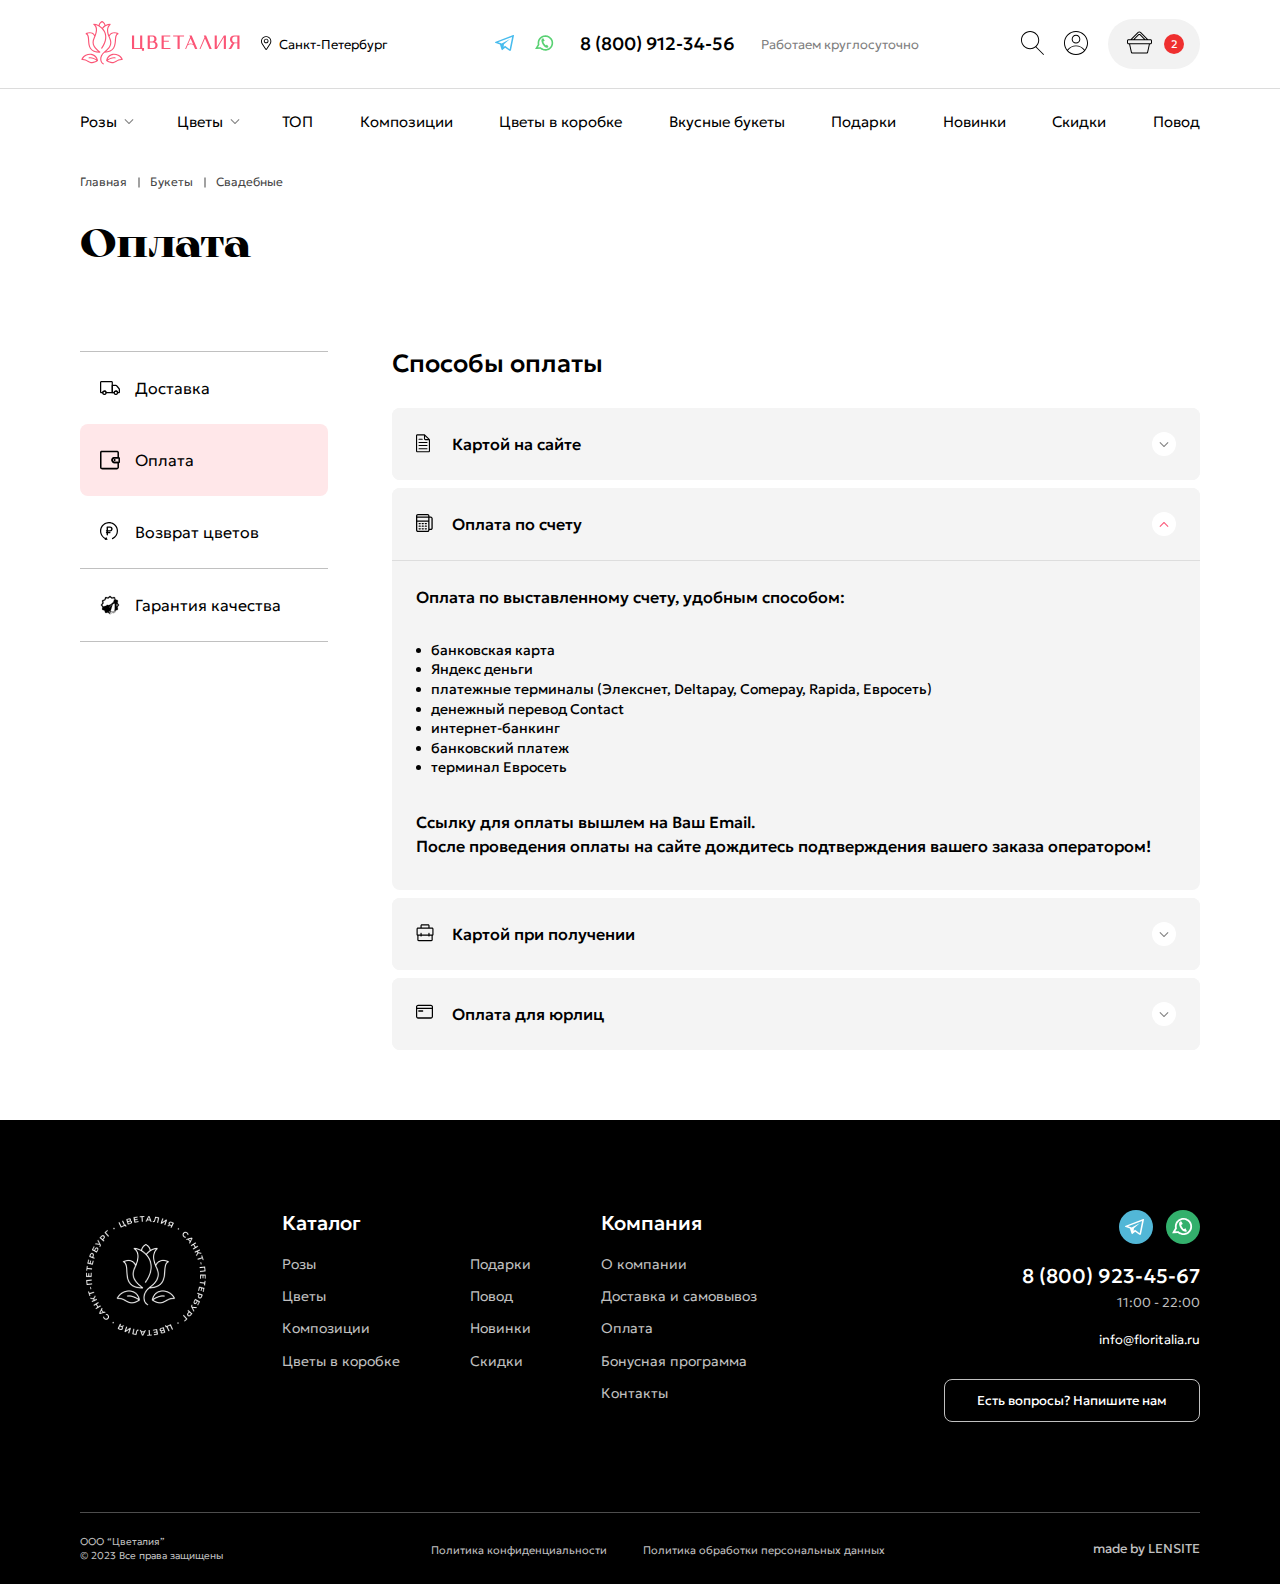
<file: payment.html>
<!DOCTYPE html>
<html lang="ru">
	 <head>
	<title>Главная</title>
	<meta charset="UTF-8">
	<meta name="format-detection" content="telephone=no">
	<link rel="stylesheet" href="css/style.min.css">
	<link rel="shortcut icon" href="favicon.ico">
	<link rel="preload" as="fetch" href="js/vendors.min.js">
	<link rel="preload" as="fetch" href="js/app.min.js">
	<!-- <link rel="preload" as="fetch" href="js/map.min.js"> -->
	<link rel="preload" as="image" href="img/gallary1.png">

	<!-- <meta name="robots" content="noindex, nofollow"> -->
	<!-- <meta name="viewport" content="width=device-width, initial-scale=1.0, maximum-scale=1.0, user-scalable=0"> -->
	<meta name="viewport" content="width=device-width, initial-scale=1.0">
	<script defer src="js/vendors.min.js"></script>
	<script defer src="js/app.min.js"></script>
</head>
	<body>
		<div class="wrapper">
			<header class="header">
	<div class="header__container">


		<div class="header__statusBox">
			<div class="header__box">

				<div class="header__top _container">
					<div class="header__left">
						<a href="index.html" class="header__logo"><svg><use xlink:href="img/sprite.svg#logo-up"></use></svg></a>
						<div class="header__sity" data-da=".menu__sity, 991, 1">
							
							<select name="form[]" class="js-sel header__select">
								<option value="1" selected>Санкт-Петербург</option>
								<option value="2">Пункт №2</option>
								<option value="3">Пункт №3</option>
								<option value="4">Пункт №4</option>
							</select>
							<div class="header__navig">
								<svg><use xlink:href="img/sprite.svg#navig"></use></svg>
							</div>
						</div>
						
					</div>
			
					<div class="header__center">
						<div class="header__icons">
							<div class="header__icon"><a href="#"><svg><use xlink:href="img/sprite.svg#tg"></use></svg></a></div>
							<div class="header__icon"><a href="#"><svg><use xlink:href="img/sprite.svg#wts"></use></svg></a></div>
						</div>
						<div class="header__number"><a href="#">8 (800) 912-34-56</a></div>
		
						<div class="header__timework">
							<div>Работаем круглосуточно</div>
						</div>				
		
						<a href="index.html" class="header__logoMobile"><svg><use xlink:href="img/sprite.svg#logo-mob"></use></svg></a>
					</div>
			
					<div class="header__right">
						<div class="header__search">
	
							<a href="#search" class="header__searchImage _popup-link">
								<svg><use fill="#000" xlink:href="img/sprite.svg#search"></use></svg>
							</a>
						</div>
						<div class="header__user">
							<a href="#entrance" class="_popup-link"><svg><use xlink:href="img/sprite.svg#user"></use></svg></a>
						</div>
			
						<div class="header__basket">
							<div class="header__basketImage">
								<svg><use fill="#000" xlink:href="img/sprite.svg#cart"></use></svg>
							</div>
							<div class="header__counter">
								<span>2</span>
							</div>
							
						</div>
						
					</div>
	
					<div class="header__basketMenu basket">
						<div class="basket__content">
							<div class="basket__head">
								Корзина
							</div>
							<div class="basket__block">
								<div class="basket__box">
									<div class="fast__block">
										<div class="fast__image">
											<img src="img/popup-product.png" alt="">
										</div>
										<div class="fast__info">
											<div class="fast__head">
												<div class="fast__head_image">
													<img src="img/popup-product.png" alt="">
												</div>
												<div class="fast__head_btn">Букет светлых кустовых пионовидных роз в розовой коробке</div>
												<div class="fast__close _closeArrow"></div>
											</div>
											<div class="fast__function">
												<div class="fast__size">
													<div class="product__size">
														<svg><use xlink:href="img/sprite.svg#krest"></use></svg>
														<div>40-45 см</div>
													</div>
													<div class="product__size">
														<svg><use xlink:href="img/sprite.svg#up"></use></svg>
														<div>60-65 см</div>
													</div>
												</div>
		
												<div class="fast__quantity">
													<div class="product__quantity quantity">
														<button type="button" class="quantity__button quantity__button_minus"></button>
														<div class="quantity__input">
															<input autocomplete="off" type="text" name="form[]" value="1">
														</div>
														<button type="button" class="quantity__button quantity__button_plus"></button>
													</div>
												</div>
		
												<div class="fast__price">
													<div>3 590 ₽</div>
												</div>
		
											</div>
										</div>
									</div>
								</div>
	
								<div class="basket__box">
									<div class="fast__block">
										<div class="fast__image">
											<img src="img/popup-product.png" alt="">
										</div>
										<div class="fast__info">
											<div class="fast__head">
												<div class="fast__head_image">
													<img src="img/popup-product.png" alt="">
												</div>
												<div class="fast__head_btn">Букет светлых кустовых пионовидных роз в розовой коробке</div>
												<div class="fast__close _closeArrow"></div>
											</div>
											<div class="fast__function">
												<div class="fast__size">
													<div class="product__size">
														<svg><use xlink:href="img/sprite.svg#krest"></use></svg>
														<div>40-45 см</div>
													</div>
													<div class="product__size">
														<svg><use xlink:href="img/sprite.svg#up"></use></svg>
														<div>60-65 см</div>
													</div>
												</div>
		
												<div class="fast__quantity">
													<div class="product__quantity quantity">
														<button type="button" class="quantity__button quantity__button_minus"></button>
														<div class="quantity__input">
															<input autocomplete="off" type="text" name="form[]" value="1">
														</div>
														<button type="button" class="quantity__button quantity__button_plus"></button>
													</div>
												</div>
		
												<div class="fast__price">
													<div>3 590 ₽</div>
												</div>
		
											</div>
										</div>
									</div>
								</div>
	
							</div>
	
							<div class="basket__info">
								<div class="basket__text">
									<div>Итого:</div>
								</div>
								<div class="basket__price">
									<div>7180 р</div>
								</div>
							</div>
	
							<div class="basket__buttons">
								<div class="basket__button _button_pink">
									<a href="#">Оформить заказ</a>
								</div>
	
								<div class="basket__button _button_black">
									<a href="#">Перейти в корзину</a>
								</div>
	
							</div>
							<div class="basket__close _closeArrow"></div>
						</div>
					</div>
					
				</div>
	
			</div>
		</div>

		<div class="header__bottom">
			<div class="header__menu menu _container">
				<button type="button" class="menu__icon icon-menu" data-da=".header__left, 991, 1">
					<svg><use xlink:href="img/sprite.svg#crosses"></use></svg>
					<span>Меню</span>
				</button>
				<!-- <button type="button" data-da=".header__left, 991, 1">
					<div class="menu__arrow">
						<svg><use xlink:href="img/sprite.svg#arrow-back"></use></svg>
					</div>
				</button> -->
				<nav class="menu__body">
					<ul class="menu__list">
						<li class="menu__item menu__item_header _item_arrow _subMenu">
							<a href="#" class="menu__link _item_arrowblock">Розы</a>

							<div class="sub-menu__list">

								<div class="sub-menu__cap">
									<div class="sub-menu__filtersArrow menu__arrowBlock">
										<svg><use xlink:href="img/sprite.svg#arrow-back"></use></svg>
										<div class="menu__arrowText">
											Все цветы
										</div>
									</div>
								</div>
								
								<ul class="sub-menu__block">
											<!-- 1 -->
											<li class="sub-menu__item">
												<a href="#" class="sub-menu__box">
													<div class="sub-menu__image">
														<img src="img/rose1.png" alt="">
													</div>
													<div class="sub-menu__text">
														<div>Розовые розы</div>
													</div>
												</a>
											</li>

											<!-- 2 -->
											<li class="sub-menu__item">
												<a href="#" class="sub-menu__box">
													<div class="sub-menu__image">
														<img src="img/rose2.png" alt="">
													</div>
													<div class="sub-menu__text">
														<div>Чайные розы</div>
													</div>
												</a>
											</li>

											<!-- 3 -->
											<li class="sub-menu__item">
												<a href="#" class="sub-menu__box">
													<div class="sub-menu__image">
														<img src="img/rose3.png" alt="">
													</div>
													<div class="sub-menu__text">
														<div>Белые розы</div>
													</div>
												</a>
											</li>

										<!-- 4 -->
										<li class="sub-menu__item">
											<a href="#" class="sub-menu__box">
												<div class="sub-menu__image">
													<img src="img/rose4.png" alt="">
												</div>
												<div class="sub-menu__text">
													<div>Красные розы</div>
												</div>
											</a>
										</li>

										<!-- 5 -->
										<li class="sub-menu__item">
											<a href="#" class="sub-menu__box">
												<div class="sub-menu__image">
													<img src="img/rose5.png" alt="">
												</div>
												<div class="sub-menu__text">
													<div>Розы в коробках</div>
												</div>
											</a>
										</li>

										<!-- 6 -->
										<li class="sub-menu__item">
											<a href="#" class="sub-menu__box">
												<div class="sub-menu__image">
													<img src="img/rose6.png" alt="">
												</div>
												<div class="sub-menu__text">
													<div>Букеты из роз</div>
												</div>
											</a>
										</li>

								</ul>
							</div>

						</li>
						<li class="menu__item menu__item_header _item_arrow _subMenu">
							<a href="#" class="menu__link _item_arrowblock">Цветы</a>

							<div class="sub-menu__list">
								<div class="sub-menu__cap">
									<div class="sub-menu__filtersArrow menu__arrowBlock">
										<svg><use xlink:href="img/sprite.svg#arrow-back"></use></svg>
										<div class="menu__arrowText">
											Все цветы
										</div>
									</div>
								</div>
								<div class="sub-menu__block sub-menu__block_line">
									<ul class="sub-menu__block_mas">
										<!-- 1 -->
										<li class="sub-menu__item">
											<a href="#" class="sub-menu__box">
												<div class="sub-menu__image">
													<img src="img/flowers1.png" alt="">
												</div>
												<div class="sub-menu__text">
													<div>Альстромерии</div>
												</div>
											</a>
										</li>
		
										<!-- 2 -->
										<li class="sub-menu__item">
											<a href="#" class="sub-menu__box">
												<div class="sub-menu__image">
													<img src="img/flowers2.png" alt="">
												</div>
												<div class="sub-menu__text">
													<div>Герберы</div>
												</div>
											</a>
										</li>
		
										<!-- 3 -->
										<li class="sub-menu__item">
											<a href="#" class="sub-menu__box">
												<div class="sub-menu__image">
													<img src="img/flowers3.png" alt="">
												</div>
												<div class="sub-menu__text">
													<div>Гвоздики</div>
												</div>
											</a>
										</li>
		
										<!-- 4 -->
										<li class="sub-menu__item">
											<a href="#" class="sub-menu__box">
												<div class="sub-menu__image">
													<img src="img/flowers4.png" alt="">
												</div>
												<div class="sub-menu__text">
													<div>Гипсофила</div>
												</div>
											</a>
										</li>
		
										<!-- 5 -->
										<li class="sub-menu__item">
											<a href="#" class="sub-menu__box">
												<div class="sub-menu__image">
													<img src="img/flowers5.png" alt="">
												</div>
												<div class="sub-menu__text">
													<div>Гортензии</div>
												</div>
											</a>
										</li>
		
										<!-- 6 -->
										<li class="sub-menu__item">
											<a href="#" class="sub-menu__box">
												<div class="sub-menu__image">
													<img src="img/flowers6.png" alt="">
												</div>
												<div class="sub-menu__text">
													<div>Ирисы</div>
												</div>
											</a>
										</li>
		
										<!-- 7 -->
										<li class="sub-menu__item">
											<a href="#" class="sub-menu__box">
												<div class="sub-menu__image">
													<img src="img/flowers7.png" alt="">
												</div>
												<div class="sub-menu__text">
													<div>Каллы</div>
												</div>
											</a>
										</li>
		
										<!-- 8 -->
										<li class="sub-menu__item">
											<a href="#" class="sub-menu__box">
												<div class="sub-menu__image">
													<img src="img/flowers8.png" alt="">
												</div>
												<div class="sub-menu__text">
													<div>Лилии</div>
												</div>
											</a>
										</li>
		
										<!-- 9 -->
										<li class="sub-menu__item">
											<a href="#" class="sub-menu__box">
												<div class="sub-menu__image">
													<img src="img/flowers9.png" alt="">
												</div>
												<div class="sub-menu__text">
													<div>Орхидеи</div>
												</div>
											</a>
										</li>

									</ul>
									<ul class="sub-menu__block_mas">

										<!-- 10 -->
										<li class="sub-menu__item">
											<a href="#" class="sub-menu__box">
												<div class="sub-menu__image">
													<img src="img/flowers10.png" alt="">
												</div>
												<div class="sub-menu__text">
													<div>Пионы</div>
												</div>
											</a>
										</li>
		
										<!-- 11 -->
										<li class="sub-menu__item">
											<a href="#" class="sub-menu__box">
												<div class="sub-menu__image">
													<img src="img/flowers11.png" alt="">
												</div>
												<div class="sub-menu__text">
													<div>Подсолнухи</div>
												</div>
											</a>
										</li>
		
										<!-- 12 -->
										<li class="sub-menu__item">
											<a href="#" class="sub-menu__box">
												<div class="sub-menu__image">
													<img src="img/flowers12.png" alt="">
												</div>
												<div class="sub-menu__text">
													<div>Ромашки</div>
												</div>
											</a>
										</li>
		
										<!-- 13 -->
										<li class="sub-menu__item">
											<a href="#" class="sub-menu__box">
												<div class="sub-menu__image">
													<img src="img/flowers13.png" alt="">
												</div>
												<div class="sub-menu__text">
													<div>Статица</div>
												</div>
											</a>
										</li>
		
										<!-- 14 -->
										<li class="sub-menu__item">
											<a href="#" class="sub-menu__box">
												<div class="sub-menu__image">
													<img src="img/flowers14.png" alt="">
												</div>
												<div class="sub-menu__text">
													<div>Сухоцветы</div>
												</div>
											</a>
										</li>
		
										<!-- 15 -->
										<li class="sub-menu__item">
											<a href="#" class="sub-menu__box">
												<div class="sub-menu__image">
													<img src="img/flowers15.png" alt="">
												</div>
												<div class="sub-menu__text">
													<div>Тюльпаны</div>
												</div>
											</a>
										</li>
		
										<!-- 16 -->
										<li class="sub-menu__item">
											<a href="#" class="sub-menu__box">
												<div class="sub-menu__image">
													<img src="img/flowers16.png" alt="">
												</div>
												<div class="sub-menu__text">
													<div>Фрезия</div>
												</div>
											</a>
										</li>
		
										<!-- 17 -->
										<li class="sub-menu__item">
											<a href="#" class="sub-menu__box">
												<div class="sub-menu__image">
													<img src="img/flowers17.png" alt="">
												</div>
												<div class="sub-menu__text">
													<div>Хризантемы</div>
												</div>
											</a>
										</li>
		
										<!-- 18 -->
										<li class="sub-menu__item">
											<a href="#" class="sub-menu__box">
												<div class="sub-menu__image">
													<img src="img/flowers18.png" alt="">
												</div>
												<div class="sub-menu__text">
													<div>Эустома</div>
												</div>
											</a>
										</li>

									</ul>
								</div>
								
							</div>
						</li>
						<li class="menu__item"><a href="#" class="menu__link">ТОП</a></li>
						<li class="menu__item"><a href="#" class="menu__link">Композиции</a></li>
						<li class="menu__item"><a href="#" class="menu__link">Цветы в коробке</a></li>
						<li class="menu__item"><a href="#" class="menu__link">Вкусные букеты</a></li>
						<li class="menu__item"><a href="#" class="menu__link">Подарки</a></li>
						<li class="menu__item"><a href="#" class="menu__link">Новинки</a></li>
						<li class="menu__item"><a href="#" class="menu__link">Скидки</a></li>
						<li class="menu__item"><a href="#" class="menu__link">Повод</a></li>
					</ul>
					<div class="menu__pages">
						<ul class="menu__pagesMenu">
							<li class="menu__pagesItem"><a href="#">О компании</a></li>
							<li class="menu__pagesItem"><a href="#">Доставка и самовывоз</a></li>
							<li class="menu__pagesItem"><a href="#">Оплата</a></li>
							<li class="menu__pagesItem"><a href="#">Бонусная программа</a></li>
							<li class="menu__pagesItem"><a href="#">Контакты</a></li>
						</ul>
					</div>
					<div class="menu__sity">

					</div>
				</nav>
			</div>
		</div>



	</div>
</header>


<div class="chase">
	<div class="chase__block _container">
		<div class="chase__menu">

			
			<div class="header__menu menu">
				<nav class="menu__body">
					<ul class="menu__list">
						<li class="menu__item menu__item_header _item_arrow _subMenu">
							<a href="#" class="menu__link _item_arrowblock">Розы</a>
							<ul class="sub-menu__list">
								<div class="sub-menu__block">
										<!-- 1 -->
										<li class="sub-menu__item">
											<a href="#" class="sub-menu__box">
												<div class="sub-menu__image">
													<img src="img/rose1.png" alt="">
												</div>
												<div class="sub-menu__text">
													<div>Розовые розы</div>
												</div>
											</a>
										</li>

										<!-- 2 -->
										<li class="sub-menu__item">
											<a href="#" class="sub-menu__box">
												<div class="sub-menu__image">
													<img src="img/rose2.png" alt="">
												</div>
												<div class="sub-menu__text">
													<div>Чайные розы</div>
												</div>
											</a>
										</li>

										<!-- 3 -->
										<li class="sub-menu__item">
											<a href="#" class="sub-menu__box">
												<div class="sub-menu__image">
													<img src="img/rose3.png" alt="">
												</div>
												<div class="sub-menu__text">
													<div>Белые розы</div>
												</div>
											</a>
										</li>

									<!-- 4 -->
									<li class="sub-menu__item">
										<a href="#" class="sub-menu__box">
											<div class="sub-menu__image">
												<img src="img/rose4.png" alt="">
											</div>
											<div class="sub-menu__text">
												<div>Красные розы</div>
											</div>
										</a>
									</li>

									<!-- 5 -->
									<li class="sub-menu__item">
										<a href="#" class="sub-menu__box">
											<div class="sub-menu__image">
												<img src="img/rose5.png" alt="">
											</div>
											<div class="sub-menu__text">
												<div>Розы в коробках</div>
											</div>
										</a>
									</li>

									<!-- 6 -->
									<li class="sub-menu__item">
										<a href="#" class="sub-menu__box">
											<div class="sub-menu__image">
												<img src="img/rose6.png" alt="">
											</div>
											<div class="sub-menu__text">
												<div>Букеты из роз</div>
											</div>
										</a>
									</li>

								</div>

							</ul>

						</li>
						<li class="menu__item menu__item_header _item_arrow _subMenu">
							<a href="#" class="menu__link _item_arrowblock">Цветы</a>
							<ul class="sub-menu__list">
								<div class="sub-menu__block">
									<!-- 1 -->
									<li class="sub-menu__item">
										<a href="#" class="sub-menu__box">
											<div class="sub-menu__image">
												<img src="img/flowers1.png" alt="">
											</div>
											<div class="sub-menu__text">
												<div>Альстромерии</div>
											</div>
										</a>
									</li>
	
									<!-- 2 -->
									<li class="sub-menu__item">
										<a href="#" class="sub-menu__box">
											<div class="sub-menu__image">
												<img src="img/flowers2.png" alt="">
											</div>
											<div class="sub-menu__text">
												<div>Герберы</div>
											</div>
										</a>
									</li>
	
									<!-- 3 -->
									<li class="sub-menu__item">
										<a href="#" class="sub-menu__box">
											<div class="sub-menu__image">
												<img src="img/flowers3.png" alt="">
											</div>
											<div class="sub-menu__text">
												<div>Гвоздики</div>
											</div>
										</a>
									</li>
	
									<!-- 4 -->
									<li class="sub-menu__item">
										<a href="#" class="sub-menu__box">
											<div class="sub-menu__image">
												<img src="img/flowers4.png" alt="">
											</div>
											<div class="sub-menu__text">
												<div>Гипсофила</div>
											</div>
										</a>
									</li>
	
									<!-- 5 -->
									<li class="sub-menu__item">
										<a href="#" class="sub-menu__box">
											<div class="sub-menu__image">
												<img src="img/flowers5.png" alt="">
											</div>
											<div class="sub-menu__text">
												<div>Гортензии</div>
											</div>
										</a>
									</li>
	
									<!-- 6 -->
									<li class="sub-menu__item">
										<a href="#" class="sub-menu__box">
											<div class="sub-menu__image">
												<img src="img/flowers6.png" alt="">
											</div>
											<div class="sub-menu__text">
												<div>Ирисы</div>
											</div>
										</a>
									</li>
	
									<!-- 7 -->
									<li class="sub-menu__item">
										<a href="#" class="sub-menu__box">
											<div class="sub-menu__image">
												<img src="img/flowers7.png" alt="">
											</div>
											<div class="sub-menu__text">
												<div>Каллы</div>
											</div>
										</a>
									</li>
	
									<!-- 8 -->
									<li class="sub-menu__item">
										<a href="#" class="sub-menu__box">
											<div class="sub-menu__image">
												<img src="img/flowers8.png" alt="">
											</div>
											<div class="sub-menu__text">
												<div>Лилии</div>
											</div>
										</a>
									</li>
	
									<!-- 9 -->
									<li class="sub-menu__item">
										<a href="#" class="sub-menu__box">
											<div class="sub-menu__image">
												<img src="img/flowers9.png" alt="">
											</div>
											<div class="sub-menu__text">
												<div>Орхидеи</div>
											</div>
										</a>
									</li>
								</div>
								
								<div class="sub-menu__block">
									<!-- 10 -->
									<li class="sub-menu__item">
										<a href="#" class="sub-menu__box">
											<div class="sub-menu__image">
												<img src="img/flowers10.png" alt="">
											</div>
											<div class="sub-menu__text">
												<div>Пионы</div>
											</div>
										</a>
									</li>
	
									<!-- 11 -->
									<li class="sub-menu__item">
										<a href="#" class="sub-menu__box">
											<div class="sub-menu__image">
												<img src="img/flowers11.png" alt="">
											</div>
											<div class="sub-menu__text">
												<div>Подсолнухи</div>
											</div>
										</a>
									</li>
	
									<!-- 12 -->
									<li class="sub-menu__item">
										<a href="#" class="sub-menu__box">
											<div class="sub-menu__image">
												<img src="img/flowers12.png" alt="">
											</div>
											<div class="sub-menu__text">
												<div>Ромашки</div>
											</div>
										</a>
									</li>
	
									<!-- 13 -->
									<li class="sub-menu__item">
										<a href="#" class="sub-menu__box">
											<div class="sub-menu__image">
												<img src="img/flowers13.png" alt="">
											</div>
											<div class="sub-menu__text">
												<div>Статица</div>
											</div>
										</a>
									</li>
	
									<!-- 14 -->
									<li class="sub-menu__item">
										<a href="#" class="sub-menu__box">
											<div class="sub-menu__image">
												<img src="img/flowers14.png" alt="">
											</div>
											<div class="sub-menu__text">
												<div>Сухоцветы</div>
											</div>
										</a>
									</li>
	
									<!-- 15 -->
									<li class="sub-menu__item">
										<a href="#" class="sub-menu__box">
											<div class="sub-menu__image">
												<img src="img/flowers15.png" alt="">
											</div>
											<div class="sub-menu__text">
												<div>Тюльпаны</div>
											</div>
										</a>
									</li>
	
									<!-- 16 -->
									<li class="sub-menu__item">
										<a href="#" class="sub-menu__box">
											<div class="sub-menu__image">
												<img src="img/flowers16.png" alt="">
											</div>
											<div class="sub-menu__text">
												<div>Фрезия</div>
											</div>
										</a>
									</li>
	
									<!-- 17 -->
									<li class="sub-menu__item">
										<a href="#" class="sub-menu__box">
											<div class="sub-menu__image">
												<img src="img/flowers17.png" alt="">
											</div>
											<div class="sub-menu__text">
												<div>Хризантемы</div>
											</div>
										</a>
									</li>
	
									<!-- 18 -->
									<li class="sub-menu__item">
										<a href="#" class="sub-menu__box">
											<div class="sub-menu__image">
												<img src="img/flowers18.png" alt="">
											</div>
											<div class="sub-menu__text">
												<div>Эустома</div>
											</div>
										</a>
									</li>
								</div>

							</ul>
						</li>
						<li class="menu__item"><a href="#" class="menu__link">ТОП</a></li>
						<li class="menu__item"><a href="#" class="menu__link">Композиции</a></li>
						<li class="menu__item"><a href="#" class="menu__link">Цветы в коробке</a></li>
						<li class="menu__item"><a href="#" class="menu__link">Вкусные букеты</a></li>
						<li class="menu__item"><a href="#" class="menu__link">Подарки</a></li>
						<li class="menu__item"><a href="#" class="menu__link">Новинки</a></li>
						<li class="menu__item"><a href="#" class="menu__link">Скидки</a></li>
						<li class="menu__item"><a href="#" class="menu__link">Повод</a></li>
					</ul>
					<div class="menu__pages">
						<ul class="menu__pagesMenu">
							<li class="menu__pagesItem"><a href="#">О компании</a></li>
							<li class="menu__pagesItem"><a href="#">Доставка и самовывоз</a></li>
							<li class="menu__pagesItem"><a href="#">Оплата</a></li>
							<li class="menu__pagesItem"><a href="#">Бонусная программа</a></li>
							<li class="menu__pagesItem"><a href="#">Контакты</a></li>
						</ul>
					</div>
					<div class="menu__sity">

					</div>
				</nav>
			</div>


		</div>

		<div class="chase__cart">
			<div class="header__basket">
				<div class="header__basketImage">
					<svg><use fill="#000" xlink:href="img/sprite.svg#cart"></use></svg>
				</div>
				<div class="header__counter">
					<span>2</span>
				</div>
				
			</div>
		</div>

		<!-- <div class="header__basketMenu basket">
			<div class="basket__content">
				<div class="basket__head">
					<h3>Корзина</h3>
				</div>
				<div class="basket__block">
					<div class="basket__box">
						<div class="fast__block">
							<div class="fast__image">
								<img src="img/popup-product.png" alt="">
							</div>
							<div class="fast__info">
								<div class="fast__head">
									<div class="fast__head_image">
										<img src="img/popup-product.png" alt="">
									</div>
									<h4>Букет светлых кустовых пионовидных роз в розовой коробке</h4>
									<div class="fast__close _closeArrow"></div>
								</div>
								<div class="fast__function">
									<div class="fast__size">
										<div class="product__size">
											<svg><use xlink:href="/img/sprite.svg#krest"></use></svg>
											<p>40-45 см</p>
										</div>
										<div class="product__size">
											<svg><use xlink:href="/img/sprite.svg#up"></use></svg>
											<p>60-65 см</p>
										</div>
									</div>

									<div class="fast__quantity">
										<div class="product__quantity quantity">
											<button type="button" class="quantity__button quantity__button_minus"></button>
											<div class="quantity__input">
												<input autocomplete="off" type="text" name="form[]" value="1">
											</div>
											<button type="button" class="quantity__button quantity__button_plus"></button>
										</div>
									</div>

									<div class="fast__price">
										<p>3 590 ₽</p>
									</div>

								</div>
							</div>
						</div>
					</div>

					<div class="basket__box">
						<div class="fast__block">
							<div class="fast__image">
								<img src="img/popup-product.png" alt="">
							</div>
							<div class="fast__info">
								<div class="fast__head">
									<div class="fast__head_image">
										<img src="img/popup-product.png" alt="">
									</div>
									<h4>Букет светлых кустовых пионовидных роз в розовой коробке</h4>
									<div class="fast__close _closeArrow"></div>
								</div>
								<div class="fast__function">
									<div class="fast__size">
										<div class="product__size">
											<svg><use xlink:href="/img/sprite.svg#krest"></use></svg>
											<p>40-45 см</p>
										</div>
										<div class="product__size">
											<svg><use xlink:href="/img/sprite.svg#up"></use></svg>
											<p>60-65 см</p>
										</div>
									</div>

									<div class="fast__quantity">
										<div class="product__quantity quantity">
											<button type="button" class="quantity__button quantity__button_minus"></button>
											<div class="quantity__input">
												<input autocomplete="off" type="text" name="form[]" value="1">
											</div>
											<button type="button" class="quantity__button quantity__button_plus"></button>
										</div>
									</div>

									<div class="fast__price">
										<p>3 590 ₽</p>
									</div>

								</div>
							</div>
						</div>
					</div>

				</div>

				<div class="basket__info">
					<div class="basket__text">
						<p>Итого:</p>
					</div>
					<div class="basket__price">
						<p>7180 р</p>
					</div>
				</div>

				<div class="basket__buttons">
					<div class="basket__button">
						<a href="#">Оформить заказ</a>
					</div>

					<div class="basket__button">
						<a href="#">Перейти в корзину</a>
					</div>

				</div>
			</div>
		</div> -->

	</div>
</div>
			<main class="page">


            <div class="cap">
					<div class="cap__content _container">
						<ul class="cap__crumbs">
							<li class="cap__crumb">
								<a href="#" class="cap__crumb_link">Главная</a>
							</li>
							<li class="cap__crumb">
								<a href="#" class="cap__crumb_link">Букеты</a>
							</li>
							<li class="cap__crumb">
								<a href="#" class="cap__crumb_link">Свадебные</a>
							</li>
						</ul>
						<div class="cap__header">
							<div class="_macherTitle">Оплата</div>
                     <div class="cap__burger">
                        <span></span>
                     </div>
						</div>
					</div>
					
				</div>


            <div class="client">
               <div class="client__content _container">
                  <div class="client__sidebar">
                     <div  class="personal" data-da=".cap, 991, 1">
                        <div class="personal__content">
                           <ul class="personal__list">
                              <li class="personal__item"><a href="delivery.html" class="personal__link"><svg><use xlink:href="img/sprite.svg#delivery"></use></svg><span class="personal__text">Доставка</span></a></li>
                              <li class="personal__item _active"><a href="payment.html" class="personal__link"><svg><use xlink:href="img/sprite.svg#payment"></use></svg><span class="personal__text">Оплата</span></a></li>
                              <li class="personal__item"><a href="#" class="personal__link"><svg><use xlink:href="img/sprite.svg#return"></use></svg><span class="personal__text">Возврат цветов</span></a></li>
                              <li class="personal__item"><a href="#" class="personal__link"><svg><use xlink:href="img/sprite.svg#quarantee"></use></svg><span class="personal__text">Гарантия качества</span></a></li>
                           </ul>
                        </div>
                     </div>
                  </div>

						<div class="client__box">
                     <div class="payment">
                        <div class="payment__head">Способы оплаты</div>
                        <div data-spollers class="payment__spollers spollers">
                           <div class="payment__item spollers__item">
                              <button type="button" data-spoller class="payment__title spollers__title">
                                 <div class="payment__info">
                                    <div class="payment__images">
                                       <svg><use xlink:href="img/sprite.svg#sity"></use></svg>
                                    </div>
                                    <div class="payment__name">Картой на сайте</div>
                                 </div>

                                 <div class="payment__icon">
                                    <div class="spollers__arrow"></div>
                                 </div>
                              </button>
                              <div class="payment__body spollers__body">
                                 <div class="payment__case">
                                    <div class="payment__hat">Оплата по выставленному счету, удобным способом:</div>
                                    <ul class="payment__list">
                                       <li class="payment__link">банковская карта</li>
                                       <li class="payment__link">Яндекс деньги</li>
                                       <li class="payment__link">платежные терминалы (Элекcнет, Deltapay, Comepay, Rapida, Евросеть)</li>
                                       <li class="payment__link">денежный перевод Contact</li>
                                       <li class="payment__link">интернет-банкинг</li>
                                       <li class="payment__link">банковский платеж</li>
                                       <li class="payment__link">терминал Евросеть</li>
                                    </ul>
                                    <div class="payment__text">
                                       Ссылку для оплаты вышлем на Ваш Email. <br>
                                       После проведения оплаты на сайте дождитесь подтверждения вашего заказа оператором!
                                    </div>
                                 </div>
                                 
                              </div>
                           </div>

                           <div class="payment__item spollers__item">
                              <button type="button" data-spoller class="payment__title spollers__title _active">
                                 <div class="payment__info">
                                    <div class="payment__images">
                                       <svg><use xlink:href="img/sprite.svg#schet"></use></svg>
                                    </div>
                                    <div class="payment__name">Оплата по счету</div>
                                 </div>

                                 <div class="payment__icon">
                                    <div class="spollers__arrow"></div>
                                 </div>
                              </button>
                              <div class="payment__body spollers__body">
                                 <div class="payment__case">
                                    <div class="payment__hat">Оплата по выставленному счету, удобным способом:</div>
                                    <ul>
                                       <li>банковская карта</li>
                                       <li>Яндекс деньги</li>
                                       <li>платежные терминалы (Элекcнет, Deltapay, Comepay, Rapida, Евросеть)</li>
                                       <li>денежный перевод Contact</li>
                                       <li>интернет-банкинг</li>
                                       <li>банковский платеж</li>
                                       <li>терминал Евросеть</li>
                                    </ul>
                                    <div class="payment__text">
                                       Ссылку для оплаты вышлем на Ваш Email. <br>
                                       После проведения оплаты на сайте дождитесь подтверждения вашего заказа оператором!
                                    </div>
                                 </div>
                              </div>
                           </div>

                           <div class="payment__item spollers__item">
                              <button type="button" data-spoller class="payment__title spollers__title">
                                 <div class="payment__info">
                                    <div class="payment__images">
                                       <svg><use xlink:href="img/sprite.svg#receiving"></use></svg>
                                    </div>
                                    <div class="payment__name">Картой при получении</div>
                                 </div>

                                 <div class="payment__icon">
                                    <div class="spollers__arrow"></div>
                                 </div>
                              </button>
                              <div class="payment__body spollers__body">
                                 <div class="payment__case">
                                    <div class="payment__hat">Оплата по выставленному счету, удобным способом:</div>
                                    <ul class="payment__list">
                                       <li class="payment__link">банковская карта</li>
                                       <li class="payment__link">Яндекс деньги</li>
                                       <li class="payment__link">платежные терминалы (Элекcнет, Deltapay, Comepay, Rapida, Евросеть)</li>
                                       <li class="payment__link">денежный перевод Contact</li>
                                       <li class="payment__link">интернет-банкинг</li>
                                       <li class="payment__link">банковский платеж</li>
                                       <li class="payment__link">терминал Евросеть</li>
                                    </ul>
                                    <div class="payment__text">
                                       Ссылку для оплаты вышлем на Ваш Email. <br>
                                       После проведения оплаты на сайте дождитесь подтверждения вашего заказа оператором!
                                    </div>
                                 </div>
                              </div>
                           </div>

                           <div class="payment__item spollers__item">
                              <button type="button" data-spoller class="payment__title spollers__title">
                                 <div class="payment__info">
                                    <div class="payment__images">
                                       <svg><use xlink:href="img/sprite.svg#orlic"></use></svg>
                                    </div>
                                    <div class="payment__name">Оплата для юрлиц</div>
                                 </div>

                                 <div class="payment__icon">
                                    <div class="spollers__arrow"></div>
                                 </div>
                              </button>
                              <div class="payment__body spollers__body">
                                 <div class="payment__case">
                                    <div class="payment__hat">Оплата по выставленному счету, удобным способом:</div>
                                    <ul class="payment__list">
                                       <li class="payment__link">банковская карта</li>
                                       <li class="payment__link">Яндекс деньги</li>
                                       <li class="payment__link">платежные терминалы (Элекcнет, Deltapay, Comepay, Rapida, Евросеть)</li>
                                       <li class="payment__link">денежный перевод Contact</li>
                                       <li class="payment__link">интернет-банкинг</li>
                                       <li class="payment__link">банковский платеж</li>
                                       <li class="payment__link">терминал Евросеть</li>
                                    </ul>
                                    <div class="payment__text">
                                       Ссылку для оплаты вышлем на Ваш Email. <br>
                                       После проведения оплаты на сайте дождитесь подтверждения вашего заказа оператором!
                                    </div>
                                 </div>
                              </div>
                           </div>
                        </div>
                     </div>
                  </div>
                  <div class="back"></div>
               </div>
            </div>



         </main>
			<footer class="footer">
	<div class="footer__container _container">
		<div class="footer__top">
			<div class="footer__center">
				<div class="footer__blockImage">
					<a href="#" class="footer__logo" data-da=".footer__blockLast, 768, last"><svg><use xlink:href="img/sprite.svg#footerSvg"></use></svg></a>
					<div class="footer__block">
						<div class="footer__title">
							Каталог
						</div>
						<div class="footer__catalog">
							<ul class="footer__list">
								<li class="footer__item"><a href="catalog.html">Розы</a></li>
								<li class="footer__item"><a href="#">Цветы</a></li>
								<li class="footer__item"><a href="#">Композиции</a></li>
								<li class="footer__item"><a href="#">Цветы в коробке</a></li>
							</ul>
							<ul class="footer__list">
								<li class="footer__item"><a href="#">Подарки</a></li>
								<li class="footer__item"><a href="#">Повод</a></li>
								<li class="footer__item"><a href="#">Новинки</a></li>
								<li class="footer__item"><a href="special.html">Скидки</a></li>
							</ul>
						</div>
						
					</div>
				</div>

				<div class="footer__block footer__blockLast">
					<div class="footer__title">
						Компания
					</div>
					<ul class="footer__list">
						<li class="footer__item"><a href="company.html">О компании</a></li>
						<li class="footer__item"><a href="#">Доставка и самовывоз</a></li>
						<li class="footer__item"><a href="payment.html">Оплата</a></li>
						<li class="footer__item"><a href="bonus.html">Бонусная программа</a></li>
						<li class="footer__item"><a href="contact.html">Контакты</a></li>
					</ul>
				</div>

			</div>
			<div class="footer__right">
				<div class="footer__phone">
					<div class="footer__icons">
						<a href="#" class="footer__icon">
							<svg><use xlink:href="img/sprite.svg#foot-tg"></use></svg>
						</a>
						<a href="#" class="footer__icon">
							<svg><use xlink:href="img/sprite.svg#wts-foot"></use></svg>
						</a>
					</div>
					<div class="footer__number">
						<a href="#">8 (800) 923-45-67</a>
					</div>
				</div>
				<div class="footer__time">
					<div>11:00 - 22:00</div>
				</div>
				<a href="#" class="footer__email">
					info@floritalia.ru
				</a>
				<div class="footer__button">Есть вопросы? Напишите нам</div>
			</div>
		</div>

		<div class="footer__bottom">
			<div class="footer__box">
				<div class="footer__comp">
					<div>ООО “Цветалия”</div>
					<div>© 2023 Все права защищены</div>
				</div>
				<div class="footer__policy" data-da=".footer__bottom, 768, 0">
					<div class="footer__privacy">
						<a href="#">Политика конфиденциальности</a>
					</div>
					<div class="footer__privacy">
						<a href="#">Политика обработки персональных данных</a>
					</div>
				</div>
				<div class="footer__lensite">
					<div>made by LENSITE</div>
				</div>
			</div>
		</div>
	</div>
</footer>
		</div>
		<div class="popup popup_product">
	<div class="popup__content">
		<div class="popup__body">
			<div class="popup__close _closeArrow"></div>
			<div class="fast">
				<div class="popup__fast fast">
					<div class="fast__title">
						Быстрый заказ
					</div>
					<div class="fast__text">
						<div>Оформите заказ по телефону +7(812) 912-34-56 или заполните форму ниже</div>
					</div>
					<form action="#" class="fast__form">
						<div class="fast__contact">
							<div class="fast__input">
								<label for="">Ваше имя</label>
								<input autocomplete="off" type="text" name="form[]" data-value="" data-error="Введите корректное значение" placeholder="" class="input _req">
								<div class="form__error"></div>
							</div>
							<div class="fast__input">
								<label for="">Номер телефона</label>
								<input autocomplete="off" type="text" name="form[]" data-value="" data-error="Введите корректное значение" placeholder="" class="input _req _phone">
								<div class="form__error"></div>
							</div>
						</div>

						<div class="fast__box">

							<!-- 1 -->
							<div class="fast__block">
								<div class="fast__image">
									<img src="img/popup-product.png" alt="">
								</div>
								<div class="fast__info">
									<div class="fast__head">
										<div class="fast__head_image">
											<img src="img/popup-product.png" alt="">
										</div>
										<div class="fast__head_btn">Букет светлых кустовых пионовидных роз в розовой коробке</div>
										<div class="fast__close _closeArrow"></div>
									</div>
									<div class="fast__function">
										<div class="fast__size">
											<div class="product__size">
												<svg><use xlink:href="img/sprite.svg#krest"></use></svg>
												<div>40-45 см</div>
											</div>
											<div class="product__size">
												<svg><use xlink:href="img/sprite.svg#up"></use></svg>
												<div>60-65 см</div>
											</div>
										</div>

										<div class="fast__quantity">
											<div class="product__quantity quantity">
												<button type="button" class="quantity__button quantity__button_minus"></button>
												<div class="quantity__input">
													<input autocomplete="off" type="text" name="form[]" value="1">
												</div>
												<button type="button" class="quantity__button quantity__button_plus"></button>
											</div>
										</div>

										<div class="fast__price">
											<div>3 590 ₽</div>
										</div>

									</div>
								</div>
							</div>

							<!-- 2 -->
							<div class="fast__block">
								<div class="fast__image">
									<img src="img/popup-product.png" alt="">
								</div>
								<div class="fast__info">
									<div class="fast__head">
										<div class="fast__head_image">
											<img src="img/popup-product.png" alt="">
										</div>
										<div class="fast__head_btn">Букет светлых кустовых пионовидных роз в розовой коробке</div>
										<div class="fast__close _closeArrow"></div>
									</div>
									<div class="fast__function">
										<div class="fast__size">
											<div class="product__size">
												<svg><use xlink:href="img/sprite.svg#krest"></use></svg>
												<div>40-45 см</div>
											</div>
											<div class="product__size">
												<svg><use xlink:href="img/sprite.svg#up"></use></svg>
												<div>60-65 см</div>
											</div>
										</div>

										<div class="fast__quantity">
											<div class="product__quantity quantity">
												<button type="button" class="quantity__button quantity__button_minus"></button>
												<div class="quantity__input">
													<input autocomplete="off" type="text" name="form[]" value="1">
												</div>
												<button type="button" class="quantity__button quantity__button_plus"></button>
											</div>
										</div>

										<div class="fast__price">
											<div>3 590 ₽</div>
										</div>

									</div>
								</div>
							</div>
						</div>


						<div class="fast__button">
							<button type="submit" class="button btn">Отправить</button>
						</div>

						<div class="fast__checkbox checkbox">
							<input id="c_11" data-error="Ошибка" class="checkbox__input" type="checkbox" value="1" name="form[]">
							<label for="c_11" class="checkbox__label"><span class="checkbox__text">Принимаю условия <a href="">Публичной оферты</a></span></label>
						</div>
						
						
					</form>
				</div>
			</div>
		</div>
	</div>
</div>



<div class="popup popup_entrance">
	<div class="popup__content">
		<div class="popup__body">
			<div class="popup__close _closeArrow"></div>
			<div class="entrance">
				<div class="entrance__head">
					Вход
				</div>
				<form action="#" class="entrance__form">
					<div class="entrance__block">
						<div class="entrance__input">
							<label for="c_9" class="label"><span class="label">Телефон или e-mail</span></label>
							<input id="c_9" autocomplete="off" data-error="Введите корректное значение" class="input _req" type="text" value="" name="form[]">
						</div>

						<div class="entrance__input">
							<label for="c_10" class="label"><span class="label">Введите код из СМС</span></label>
							<input id="c_10" autocomplete="off" data-error="Введите корректное значение" class="input _req" type="text" value="" name="form[]">
						</div>

						<div class="entrance__time">
							<div>Запросить код повторно: 56 с</div>
						</div>
					</div>

					<div class="entrance__buttons">
						<div class="entrance__button entrance__send _button_pink">
							<button type="submit" class="button">Отправить</button>
						</div>
						<div class="entrance__button entrance__register _button_black">
							<a href="#register" class="_popup-link">Регистрация</a>
						</div>
					</div>
					<div class="entrance__sendPassword">
						<a href="#next" class="_popup-link">Вход с паролем</a>
					</div>
					
				</form>
			</div>
		</div>
	</div>
</div>


<div class="popup popup_search">
	<div class="popup__content">
		<div class="popup__body">
			<div class="popup__close _closeArrow"></div>
			<div class="search">
				<div class="search__content">
					<div class="search__block">
						<div class="search__input">
							<input autocomplete="off" type="text" name="form[]" data-error="Ошибка" value="Розы" placeholder="" class="input">
							<div class="search__icon">
								<svg><use xlink:href="img/sprite.svg#search"></use></svg>
							</div>
						</div>
					</div>
					

					<!-- <div data-tabs class="search__tabs tabs _tabs">
						<nav data-tabs-titles class="tabs__navigation">
							<button type="button" class="tabs__title _tabs-item _active">Все</button>
							<button type="button" class="tabs__title _tabs-item">Категории</button>
							<button type="button" class="tabs__title _tabs-item">Товары</button>
						</nav>
						<div data-tabs-body class="tabs__content">
							<div class="tabs__bod _tabs-block _active">


								<div class="search__boxes">
									<div class="search__header">
										Категории <span>(11)</span>
									</div>
									<div class="search__category">
										<a href="#" class="search__box">
											<div class="search__images">
												<img src="img/flowers1.png" alt="">
											</div>
											<div class="search__name">Розы</div>
										</a>

										<a href="#" class="search__box">
											<div class="search__images">
												<img src="img/flowers1.png" alt="">
											</div>
											<div class="search__name">Розы</div>
										</a>

										<a href="#" class="search__box">
											<div class="search__images">
												<img src="img/flowers1.png" alt="">
											</div>
											<div class="search__name">Розы</div>
										</a>

										<a href="#" class="search__box">
											<div class="search__images">
												<img src="img/flowers1.png" alt="">
											</div>
											<div class="search__name">Розы</div>
										</a>

										<a href="#" class="search__box">
											<div class="search__images">
												<img src="img/flowers1.png" alt="">
											</div>
											<div class="search__name">Розы</div>
										</a>

										<a href="#" class="search__box">
											<div class="search__images">
												<img src="img/flowers1.png" alt="">
											</div>
											<div class="search__name">Розы</div>
										</a>

										<a href="#" class="search__box">
											<div class="search__images">
												<img src="img/flowers1.png" alt="">
											</div>
											<div class="search__name">Розы</div>
										</a>

										<a href="#" class="search__box">
											<div class="search__images">
												<img src="img/flowers1.png" alt="">
											</div>
											<div class="search__name">Розы</div>
										</a>

										<a href="#" class="search__box">
											<div class="search__images">
												<img src="img/flowers1.png" alt="">
											</div>
											<div class="search__name">Розы</div>
										</a>

										<a href="#" class="search__box">
											<div class="search__images">
												<img src="img/flowers1.png" alt="">
											</div>
											<div class="search__name">Розы</div>
										</a>

										<a href="#" class="search__box">
											<div class="search__images">
												<img src="img/flowers1.png" alt="">
											</div>
											<div class="search__name">Розы</div>
										</a>
									</div>
								</div>

								<div class="search__boxes">
									<div class="search__header">
										Товары <span>(456)</span>
									</div>

									<div class="search__product">

										<a href="#" class="search__box">
											<div class="search__top">
												<div class="search__images product__image">
													<img src="img/product.png" alt="">
												</div>
												<div class="search__name">Букет светлых кустовых пионовидных роз в розовой коробке</div>
											</div>
											
											<div class="search__bottom">
												<div class="search__prices">
													<div class="search__subPrice">4 250 ₽</div>
													<div class="search__price">3 590 ₽</div>
												</div>
											</div>
										</a>

										<a href="#" class="search__box">
											<div class="search__top">
												<div class="search__images product__image">
													<img src="img/product.png" alt="">
												</div>
												<div class="search__name">Букет светлых кустовых пионовидных роз в розовой коробке</div>
											</div>
											
											<div class="search__bottom">
												<div class="search__prices">
													<div class="search__subPrice">4 250 ₽</div>
													<div class="search__price">3 590 ₽</div>
												</div>
											</div>
										</a>

										<a href="#" class="search__box">
											<div class="search__top">
												<div class="search__images product__image">
													<img src="img/product.png" alt="">
												</div>
												<div class="search__name">Букет светлых кустовых пионовидных роз в розовой коробке</div>
											</div>
											
											<div class="search__bottom">
												<div class="search__prices">
													<div class="search__subPrice">4 250 ₽</div>
													<div class="search__price">3 590 ₽</div>
												</div>
											</div>
										</a>

										<a href="#" class="search__box">
											<div class="search__top">
												<div class="search__images product__image">
													<img src="img/product.png" alt="">
												</div>
												<div class="search__name">Букет светлых кустовых пионовидных роз в розовой коробке</div>
											</div>
											
											<div class="search__bottom">
												<div class="search__prices">
													<div class="search__subPrice">4 250 ₽</div>
													<div class="search__price">3 590 ₽</div>
												</div>
											</div>
										</a>

										<a href="#" class="search__box">
											<div class="search__top">
												<div class="search__images product__image">
													<img src="img/product.png" alt="">
												</div>
												<div class="search__name">Букет светлых кустовых пионовидных роз в розовой коробке</div>
											</div>
											
											<div class="search__bottom">
												<div class="search__prices">
													<div class="search__subPrice">4 250 ₽</div>
													<div class="search__price">3 590 ₽</div>
												</div>
											</div>
										</a>

										<a href="#" class="search__box">
											<div class="search__top">
												<div class="search__images product__image">
													<img src="img/product.png" alt="">
												</div>
												<div class="search__name">Букет светлых кустовых пионовидных роз в розовой коробке</div>
											</div>
											
											<div class="search__bottom">
												<div class="search__prices">
													<div class="search__subPrice">4 250 ₽</div>
													<div class="search__price">3 590 ₽</div>
												</div>
											</div>
										</a>

										<a href="#" class="search__box">
											<div class="search__top">
												<div class="search__images product__image">
													<img src="img/product.png" alt="">
												</div>
												<div class="search__name">Букет светлых кустовых пионовидных роз в розовой коробке</div>
											</div>
											
											<div class="search__bottom">
												<div class="search__prices">
													<div class="search__subPrice">4 250 ₽</div>
													<div class="search__price">3 590 ₽</div>
												</div>
											</div>
										</a>

										<a href="#" class="search__box">
											<div class="search__top">
												<div class="search__images product__image">
													<img src="img/product.png" alt="">
												</div>
												<div class="search__name">Букет светлых кустовых пионовидных роз в розовой коробке</div>
											</div>
											
											<div class="search__bottom">
												<div class="search__prices">
													<div class="search__subPrice">4 250 ₽</div>
													<div class="search__price">3 590 ₽</div>
												</div>
											</div>
										</a>

										<a href="#" class="search__box">
											<div class="search__top">
												<div class="search__images product__image">
													<img src="img/product.png" alt="">
												</div>
												<div class="search__name">Букет светлых кустовых пионовидных роз в розовой коробке</div>
											</div>
											
											<div class="search__bottom">
												<div class="search__prices">
													<div class="search__subPrice">4 250 ₽</div>
													<div class="search__price">3 590 ₽</div>
												</div>
											</div>
										</a>

										<a href="#" class="search__box">
											<div class="search__top">
												<div class="search__images product__image">
													<img src="img/product.png" alt="">
												</div>
												<div class="search__name">Букет светлых кустовых пионовидных роз в розовой коробке</div>
											</div>
											
											<div class="search__bottom">
												<div class="search__prices">
													<div class="search__subPrice">4 250 ₽</div>
													<div class="search__price">3 590 ₽</div>
												</div>
											</div>
										</a>

										<a href="#" class="search__box">
											<div class="search__top">
												<div class="search__images product__image">
													<img src="img/product.png" alt="">
												</div>
												<div class="search__name">Букет светлых кустовых пионовидных роз в розовой коробке</div>
											</div>
											
											<div class="search__bottom">
												<div class="search__prices">
													<div class="search__subPrice">4 250 ₽</div>
													<div class="search__price">3 590 ₽</div>
												</div>
											</div>
										</a>

									</div>
								</div>



							</div>
							<div class="tabs__body _tabs-block">
								<div class="search__boxes">
									<div class="search__header">
										Категории <span>(11)</span>
									</div>
									<div class="search__category">
										<a href="#" class="search__box">
											<div class="search__images">
												<img src="img/flowers1.png" alt="">
											</div>
											<div class="search__name">Розы</div>
										</a>

										<a href="#" class="search__box">
											<div class="search__images">
												<img src="img/flowers1.png" alt="">
											</div>
											<div class="search__name">Розы</div>
										</a>

										<a href="#" class="search__box">
											<div class="search__images">
												<img src="img/flowers1.png" alt="">
											</div>
											<div class="search__name">Розы</div>
										</a>

										<a href="#" class="search__box">
											<div class="search__images">
												<img src="img/flowers1.png" alt="">
											</div>
											<div class="search__name">Розы</div>
										</a>

										<a href="#" class="search__box">
											<div class="search__images">
												<img src="img/flowers1.png" alt="">
											</div>
											<div class="search__name">Розы</div>
										</a>

										<a href="#" class="search__box">
											<div class="search__images">
												<img src="img/flowers1.png" alt="">
											</div>
											<div class="search__name">Розы</div>
										</a>

										<a href="#" class="search__box">
											<div class="search__images">
												<img src="img/flowers1.png" alt="">
											</div>
											<div class="search__name">Розы</div>
										</a>

										<a href="#" class="search__box">
											<div class="search__images">
												<img src="img/flowers1.png" alt="">
											</div>
											<div class="search__name">Розы</div>
										</a>

										<a href="#" class="search__box">
											<div class="search__images">
												<img src="img/flowers1.png" alt="">
											</div>
											<div class="search__name">Розы</div>
										</a>

										<a href="#" class="search__box">
											<div class="search__images">
												<img src="img/flowers1.png" alt="">
											</div>
											<div class="search__name">Розы</div>
										</a>

										<a href="#" class="search__box">
											<div class="search__images">
												<img src="img/flowers1.png" alt="">
											</div>
											<div class="search__name">Розы</div>
										</a>
									</div>
								</div>
							</div>
							<div class="tabs__body _tabs-block">
								<div class="search__boxes">
									<div class="search__header">
										Товары <span>(456)</span>
									</div>

									<div class="search__product">

										<a href="#" class="search__box">
											<div class="search__top">
												<div class="search__images product__image">
													<img src="img/product.png" alt="">
												</div>
												<div class="search__name">Букет светлых кустовых пионовидных роз в розовой коробке</div>
											</div>
											
											<div class="search__bottom">
												<div class="search__prices">
													<div class="search__subPrice">4 250 ₽</div>
													<div class="search__price">3 590 ₽</div>
												</div>
											</div>
										</a>

										<a href="#" class="search__box">
											<div class="search__top">
												<div class="search__images product__image">
													<img src="img/product.png" alt="">
												</div>
												<div class="search__name">Букет светлых кустовых пионовидных роз в розовой коробке</div>
											</div>
											
											<div class="search__bottom">
												<div class="search__prices">
													<div class="search__subPrice">4 250 ₽</div>
													<div class="search__price">3 590 ₽</div>
												</div>
											</div>
										</a>

										<a href="#" class="search__box">
											<div class="search__top">
												<div class="search__images product__image">
													<img src="img/product.png" alt="">
												</div>
												<div class="search__name">Букет светлых кустовых пионовидных роз в розовой коробке</div>
											</div>
											
											<div class="search__bottom">
												<div class="search__prices">
													<div class="search__subPrice">4 250 ₽</div>
													<div class="search__price">3 590 ₽</div>
												</div>
											</div>
										</a>

										<a href="#" class="search__box">
											<div class="search__top">
												<div class="search__images product__image">
													<img src="img/product.png" alt="">
												</div>
												<div class="search__name">Букет светлых кустовых пионовидных роз в розовой коробке</div>
											</div>
											
											<div class="search__bottom">
												<div class="search__prices">
													<div class="search__subPrice">4 250 ₽</div>
													<div class="search__price">3 590 ₽</div>
												</div>
											</div>
										</a>

										<a href="#" class="search__box">
											<div class="search__top">
												<div class="search__images product__image">
													<img src="img/product.png" alt="">
												</div>
												<div class="search__name">Букет светлых кустовых пионовидных роз в розовой коробке</div>
											</div>
											
											<div class="search__bottom">
												<div class="search__prices">
													<div class="search__subPrice">4 250 ₽</div>
													<div class="search__price">3 590 ₽</div>
												</div>
											</div>
										</a>

										<a href="#" class="search__box">
											<div class="search__top">
												<div class="search__images product__image">
													<img src="img/product.png" alt="">
												</div>
												<div class="search__name">Букет светлых кустовых пионовидных роз в розовой коробке</div>
											</div>
											
											<div class="search__bottom">
												<div class="search__prices">
													<div class="search__subPrice">4 250 ₽</div>
													<div class="search__price">3 590 ₽</div>
												</div>
											</div>
										</a>

										<a href="#" class="search__box">
											<div class="search__top">
												<div class="search__images product__image">
													<img src="img/product.png" alt="">
												</div>
												<div class="search__name">Букет светлых кустовых пионовидных роз в розовой коробке</div>
											</div>
											
											<div class="search__bottom">
												<div class="search__prices">
													<div class="search__subPrice">4 250 ₽</div>
													<div class="search__price">3 590 ₽</div>
												</div>
											</div>
										</a>

										<a href="#" class="search__box">
											<div class="search__top">
												<div class="search__images product__image">
													<img src="img/product.png" alt="">
												</div>
												<div class="search__name">Букет светлых кустовых пионовидных роз в розовой коробке</div>
											</div>
											
											<div class="search__bottom">
												<div class="search__prices">
													<div class="search__subPrice">4 250 ₽</div>
													<div class="search__price">3 590 ₽</div>
												</div>
											</div>
										</a>

										<a href="#" class="search__box">
											<div class="search__top">
												<div class="search__images product__image">
													<img src="img/product.png" alt="">
												</div>
												<div class="search__name">Букет светлых кустовых пионовидных роз в розовой коробке</div>
											</div>
											
											<div class="search__bottom">
												<div class="search__prices">
													<div class="search__subPrice">4 250 ₽</div>
													<div class="search__price">3 590 ₽</div>
												</div>
											</div>
										</a>

										<a href="#" class="search__box">
											<div class="search__top">
												<div class="search__images product__image">
													<img src="img/product.png" alt="">
												</div>
												<div class="search__name">Букет светлых кустовых пионовидных роз в розовой коробке</div>
											</div>
											
											<div class="search__bottom">
												<div class="search__prices">
													<div class="search__subPrice">4 250 ₽</div>
													<div class="search__price">3 590 ₽</div>
												</div>
											</div>
										</a>

										<a href="#" class="search__box">
											<div class="search__top">
												<div class="search__images product__image">
													<img src="img/product.png" alt="">
												</div>
												<div class="search__name">Букет светлых кустовых пионовидных роз в розовой коробке</div>
											</div>
											
											<div class="search__bottom">
												<div class="search__prices">
													<div class="search__subPrice">4 250 ₽</div>
													<div class="search__price">3 590 ₽</div>
												</div>
											</div>
										</a>

									</div>
								</div>
							</div>
						</div>
					</div> -->
					
				</div>
			</div>
		</div>
	</div>
</div>




<div class="popup popup_register">
	<div class="popup__content">
		<div class="popup__body">
			<div class="popup__close _closeArrow"></div>
			<div class="entrance">
				<div class="entrance__head">
					Личный кабинет
				</div>
				<div data-tabs class="register _tabs">
					<nav data-tabs-titles class="tabs__navigation">
						<button type="button" class="tabs__title _tabs-item">Вход</button>
						<button type="button" class="tabs__title _tabs-item _active">Регистрация</button>
					</nav>
					<div data-tabs-body class="tabs__content">
						<div class="tabs__body _tabs-block">
							<form action="#" class="entrance__form">
								<div class="entrance__block">
									<div class="entrance__input">
										<label for="c_7" class="label"><span class="label">Телефон или e-mail</span></label>
										<input id="c_7" autocomplete="off" data-error="Введите корректное значение" class="input _req" type="text" value="" name="form[]">
									</div>
			
									<div class="entrance__input">
										<label for="c_8" class="label"><span class="label">Пароль</span></label>
										<input id="c_8" autocomplete="off" data-error="Введите корректное значение" class="input _req" type="text" value="" name="form[]">
									</div>
			
									<div class="entrance__time">
										<div>Запросить код повторно: 56 с</div>
									</div>
								</div>
			
								<div class="entrance__buttons">
									<div class="entrance__button entrance__send _button_pink">
										<button type="submit" class="button">Войти</button>
									</div>
									<div class="entrance__button entrance__register _button_black">
										<a href="#entrance" class="_popup-link">Войти через СМС</a>
									</div>
								</div>
								
							</form>
						</div>
						<div class="tabs__body _tabs-block _active">
							<form action="#" class="entrance__form">
								<div class="entrance__block">
									<div class="entrance__input">
										<label for="c_5" class="label"><span class="label">Телефон или e-mail</span></label>
										<input id="c_5" autocomplete="off" data-error="Введите корректное значение" class="input _req" type="text" value="" name="form[]">
									</div>
			
									<div class="entrance__input">
										<label for="c_6" class="label"><span class="label">Введите код из СМС</span></label>
										<input id="c_6" autocomplete="off" data-error="Введите корректное значение" class="input _req" type="text" value="" name="form[]">
									</div>
			
									<div class="entrance__time">
										<div>Запросить код повторно: 56 с</div>
									</div>
								</div>
			
								<div class="entrance__buttons">
									<div class="entrance__button entrance__send _button_pink">
										<button type="submit" class="button">Отправить</button>
									</div>
								</div>
								
							</form>
						</div>
					</div>
				</div>
			</div>
		</div>
	</div>
</div>


<div class="popup popup_next">
	<div class="popup__content">
		<div class="popup__body">
			<div class="popup__close _closeArrow"></div>
			<div class="entrance">
				<div class="entrance__head">
					Личный кабинет
				</div>
				<div data-tabs class="register _tabs">
					<nav data-tabs-titles class="tabs__navigation">
						<button type="button" class="tabs__title _tabs-item _active">Вход</button>
						<button type="button" class="tabs__title _tabs-item">Регистрация</button>
					</nav>
					<div data-tabs-body class="tabs__content">
						<div class="tabs__body _tabs-block _active">
							<form action="#" class="entrance__form">
								<div class="entrance__block">
									<div class="entrance__input">
										<label for="c_3" class="label"><span class="label">Телефон или e-mail</span></label>
										<input id="c_3" autocomplete="off" data-error="Введите корректное значение" class="input _req" type="text" value="" name="form[]">
									</div>
			
									<div class="entrance__input">
										<label for="c_4" class="label"><span class="label">Пароль</span></label>
										<input id="c_4" autocomplete="off" data-error="Введите корректное значение" class="input _req" type="text" value="" name="form[]">
									</div>
			
									<div class="entrance__time">
										<div>Запросить код повторно: 56 с</div>
									</div>
								</div>
			
								<div class="entrance__buttons">
									<div class="entrance__button entrance__send _button_pink">
										<button type="submit" class="button">Войти</button>
									</div>
									<div class="entrance__button entrance__register _button_black">
										<a href="#entrance" class="_popup-link">Войти через СМС</a>
									</div>
								</div>
								
							</form>
						</div>
						<div class="tabs__body _tabs-block">
							<form action="#" class="entrance__form">
								<div class="entrance__block">
									<div class="entrance__input">
										<label for="c_1" class="label"><span class="label">Телефон или e-mail</span></label>
										<input id="c_1" autocomplete="off" data-error="Введите корректное значение" class="input _req" type="text" value="" name="form[]">
									</div>
			
									<div class="entrance__input">
										<label for="c_2" class="label"><span class="label">Введите код из СМС</span></label>
										<input id="c_2" autocomplete="off" data-error="Введите корректное значение" class="input _req" type="text" value="" name="form[]">
									</div>
			
									<div class="entrance__time">
										<div>Запросить код повторно: 56 с</div>
									</div>
								</div>
			
								<div class="entrance__buttons">
									<div class="entrance__button entrance__send _button_pink">
										<button type="submit" class="button">Отправить</button>
									</div>
								</div>
								
							</form>
						</div>
					</div>
				</div>
			</div>
		</div>
	</div>
</div>
		<!-- Swiper -->
<!-- <script src="https://unpkg.com/swiper/swiper-bundle.min.js"></script> -->
<!-- <script
  src="https://code.jquery.com/jquery-3.7.1.js"
  integrity="sha256-eKhayi8LEQwp4NKxN+CfCh+3qOVUtJn3QNZ0TciWLP4="
  crossorigin="anonymous"></script> -->

	</body>
</html>
</file>
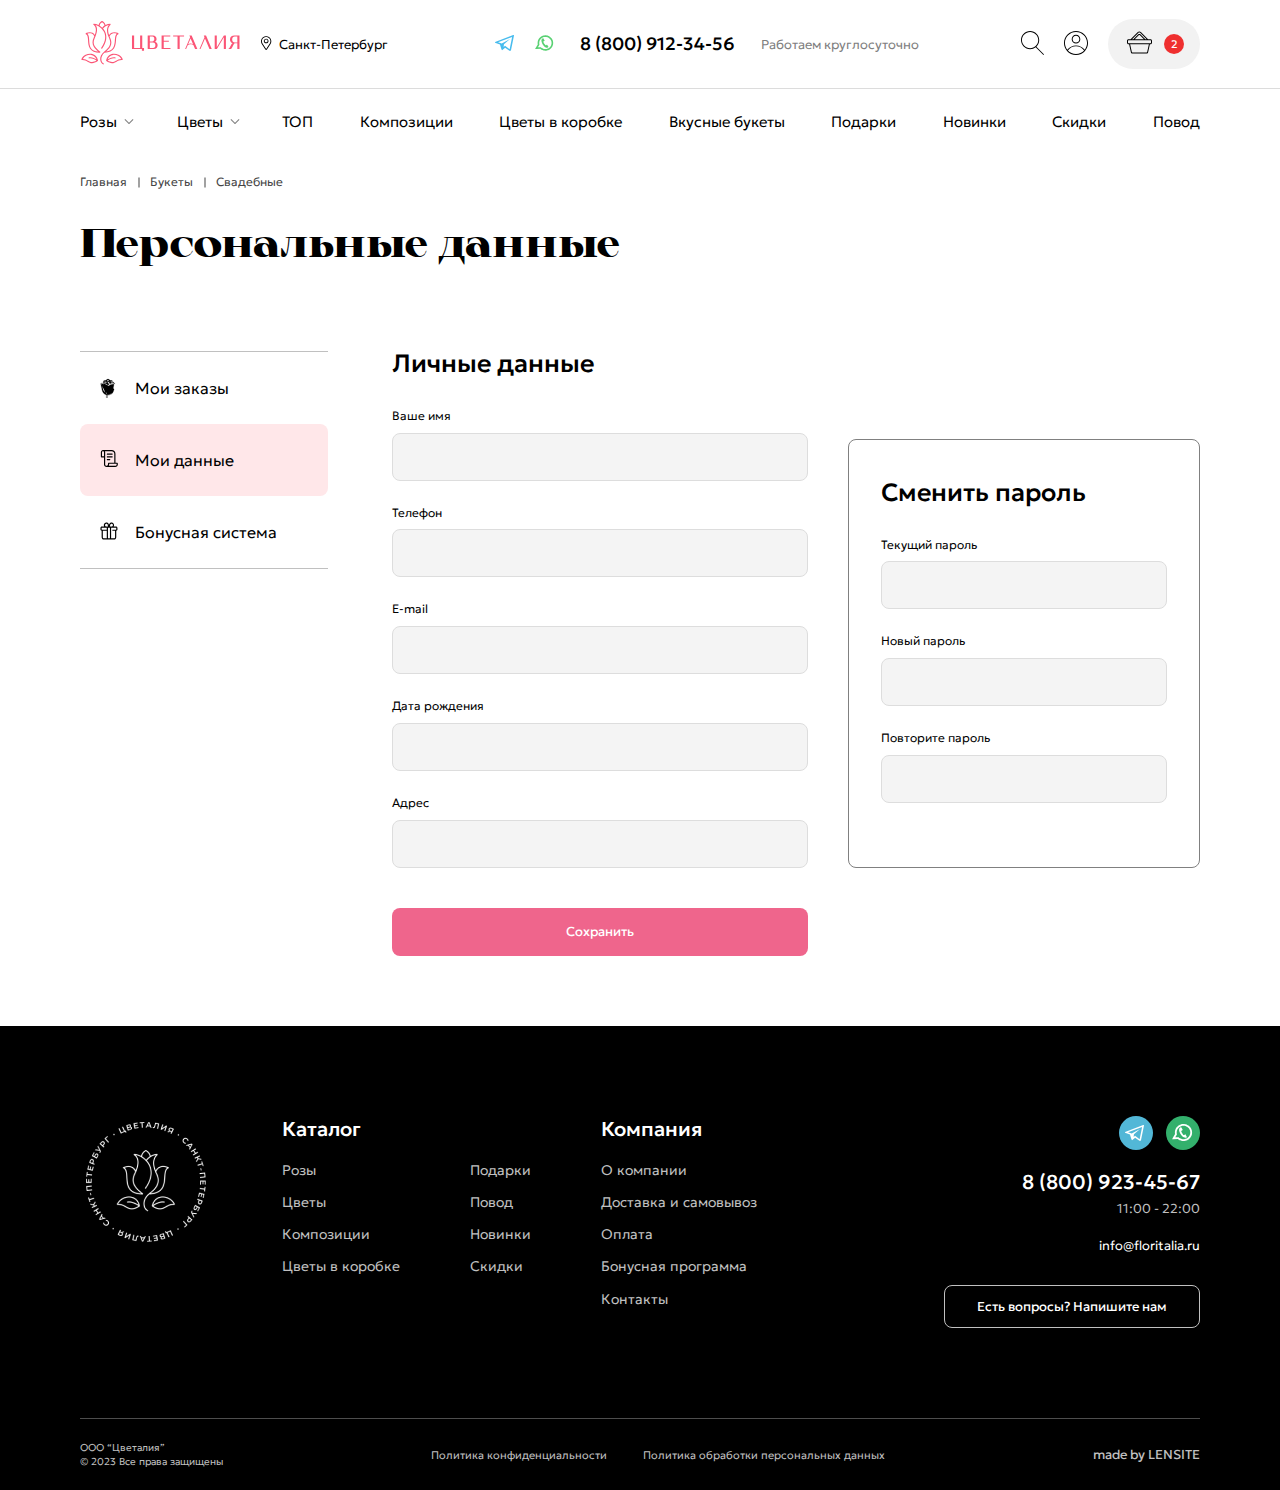
<file: personal.html>
<!DOCTYPE html>
<html lang="ru">
	 <head>
	<title>Главная</title>
	<meta charset="UTF-8">
	<meta name="format-detection" content="telephone=no">
	<link rel="stylesheet" href="css/style.min.css">
	<link rel="shortcut icon" href="favicon.ico">
	<link rel="preload" as="fetch" href="js/vendors.min.js">
	<link rel="preload" as="fetch" href="js/app.min.js">
	<!-- <link rel="preload" as="fetch" href="js/map.min.js"> -->
	<link rel="preload" as="image" href="img/gallary1.png">

	<!-- <meta name="robots" content="noindex, nofollow"> -->
	<!-- <meta name="viewport" content="width=device-width, initial-scale=1.0, maximum-scale=1.0, user-scalable=0"> -->
	<meta name="viewport" content="width=device-width, initial-scale=1.0">
	<script defer src="js/vendors.min.js"></script>
	<script defer src="js/app.min.js"></script>
</head>
	<body>
		<div class="wrapper">
			<header class="header">
	<div class="header__container">


		<div class="header__statusBox">
			<div class="header__box">

				<div class="header__top _container">
					<div class="header__left">
						<a href="index.html" class="header__logo"><svg><use xlink:href="img/sprite.svg#logo-up"></use></svg></a>
						<div class="header__sity" data-da=".menu__sity, 991, 1">
							
							<select name="form[]" class="js-sel header__select">
								<option value="1" selected>Санкт-Петербург</option>
								<option value="2">Пункт №2</option>
								<option value="3">Пункт №3</option>
								<option value="4">Пункт №4</option>
							</select>
							<div class="header__navig">
								<svg><use xlink:href="img/sprite.svg#navig"></use></svg>
							</div>
						</div>
						
					</div>
			
					<div class="header__center">
						<div class="header__icons">
							<div class="header__icon"><a href="#"><svg><use xlink:href="img/sprite.svg#tg"></use></svg></a></div>
							<div class="header__icon"><a href="#"><svg><use xlink:href="img/sprite.svg#wts"></use></svg></a></div>
						</div>
						<div class="header__number"><a href="#">8 (800) 912-34-56</a></div>
		
						<div class="header__timework">
							<div>Работаем круглосуточно</div>
						</div>				
		
						<a href="index.html" class="header__logoMobile"><svg><use xlink:href="img/sprite.svg#logo-mob"></use></svg></a>
					</div>
			
					<div class="header__right">
						<div class="header__search">
	
							<a href="#search" class="header__searchImage _popup-link">
								<svg><use fill="#000" xlink:href="img/sprite.svg#search"></use></svg>
							</a>
						</div>
						<div class="header__user">
							<a href="#entrance" class="_popup-link"><svg><use xlink:href="img/sprite.svg#user"></use></svg></a>
						</div>
			
						<div class="header__basket">
							<div class="header__basketImage">
								<svg><use fill="#000" xlink:href="img/sprite.svg#cart"></use></svg>
							</div>
							<div class="header__counter">
								<span>2</span>
							</div>
							
						</div>
						
					</div>
	
					<div class="header__basketMenu basket">
						<div class="basket__content">
							<div class="basket__head">
								Корзина
							</div>
							<div class="basket__block">
								<div class="basket__box">
									<div class="fast__block">
										<div class="fast__image">
											<img src="img/popup-product.png" alt="">
										</div>
										<div class="fast__info">
											<div class="fast__head">
												<div class="fast__head_image">
													<img src="img/popup-product.png" alt="">
												</div>
												<div class="fast__head_btn">Букет светлых кустовых пионовидных роз в розовой коробке</div>
												<div class="fast__close _closeArrow"></div>
											</div>
											<div class="fast__function">
												<div class="fast__size">
													<div class="product__size">
														<svg><use xlink:href="img/sprite.svg#krest"></use></svg>
														<div>40-45 см</div>
													</div>
													<div class="product__size">
														<svg><use xlink:href="img/sprite.svg#up"></use></svg>
														<div>60-65 см</div>
													</div>
												</div>
		
												<div class="fast__quantity">
													<div class="product__quantity quantity">
														<button type="button" class="quantity__button quantity__button_minus"></button>
														<div class="quantity__input">
															<input autocomplete="off" type="text" name="form[]" value="1">
														</div>
														<button type="button" class="quantity__button quantity__button_plus"></button>
													</div>
												</div>
		
												<div class="fast__price">
													<div>3 590 ₽</div>
												</div>
		
											</div>
										</div>
									</div>
								</div>
	
								<div class="basket__box">
									<div class="fast__block">
										<div class="fast__image">
											<img src="img/popup-product.png" alt="">
										</div>
										<div class="fast__info">
											<div class="fast__head">
												<div class="fast__head_image">
													<img src="img/popup-product.png" alt="">
												</div>
												<div class="fast__head_btn">Букет светлых кустовых пионовидных роз в розовой коробке</div>
												<div class="fast__close _closeArrow"></div>
											</div>
											<div class="fast__function">
												<div class="fast__size">
													<div class="product__size">
														<svg><use xlink:href="img/sprite.svg#krest"></use></svg>
														<div>40-45 см</div>
													</div>
													<div class="product__size">
														<svg><use xlink:href="img/sprite.svg#up"></use></svg>
														<div>60-65 см</div>
													</div>
												</div>
		
												<div class="fast__quantity">
													<div class="product__quantity quantity">
														<button type="button" class="quantity__button quantity__button_minus"></button>
														<div class="quantity__input">
															<input autocomplete="off" type="text" name="form[]" value="1">
														</div>
														<button type="button" class="quantity__button quantity__button_plus"></button>
													</div>
												</div>
		
												<div class="fast__price">
													<div>3 590 ₽</div>
												</div>
		
											</div>
										</div>
									</div>
								</div>
	
							</div>
	
							<div class="basket__info">
								<div class="basket__text">
									<div>Итого:</div>
								</div>
								<div class="basket__price">
									<div>7180 р</div>
								</div>
							</div>
	
							<div class="basket__buttons">
								<div class="basket__button _button_pink">
									<a href="#">Оформить заказ</a>
								</div>
	
								<div class="basket__button _button_black">
									<a href="#">Перейти в корзину</a>
								</div>
	
							</div>
							<div class="basket__close _closeArrow"></div>
						</div>
					</div>
					
				</div>
	
			</div>
		</div>

		<div class="header__bottom">
			<div class="header__menu menu _container">
				<button type="button" class="menu__icon icon-menu" data-da=".header__left, 991, 1">
					<svg><use xlink:href="img/sprite.svg#crosses"></use></svg>
					<span>Меню</span>
				</button>
				<!-- <button type="button" data-da=".header__left, 991, 1">
					<div class="menu__arrow">
						<svg><use xlink:href="img/sprite.svg#arrow-back"></use></svg>
					</div>
				</button> -->
				<nav class="menu__body">
					<ul class="menu__list">
						<li class="menu__item menu__item_header _item_arrow _subMenu">
							<a href="#" class="menu__link _item_arrowblock">Розы</a>

							<div class="sub-menu__list">

								<div class="sub-menu__cap">
									<div class="sub-menu__filtersArrow menu__arrowBlock">
										<svg><use xlink:href="img/sprite.svg#arrow-back"></use></svg>
										<div class="menu__arrowText">
											Все цветы
										</div>
									</div>
								</div>
								
								<ul class="sub-menu__block">
											<!-- 1 -->
											<li class="sub-menu__item">
												<a href="#" class="sub-menu__box">
													<div class="sub-menu__image">
														<img src="img/rose1.png" alt="">
													</div>
													<div class="sub-menu__text">
														<div>Розовые розы</div>
													</div>
												</a>
											</li>

											<!-- 2 -->
											<li class="sub-menu__item">
												<a href="#" class="sub-menu__box">
													<div class="sub-menu__image">
														<img src="img/rose2.png" alt="">
													</div>
													<div class="sub-menu__text">
														<div>Чайные розы</div>
													</div>
												</a>
											</li>

											<!-- 3 -->
											<li class="sub-menu__item">
												<a href="#" class="sub-menu__box">
													<div class="sub-menu__image">
														<img src="img/rose3.png" alt="">
													</div>
													<div class="sub-menu__text">
														<div>Белые розы</div>
													</div>
												</a>
											</li>

										<!-- 4 -->
										<li class="sub-menu__item">
											<a href="#" class="sub-menu__box">
												<div class="sub-menu__image">
													<img src="img/rose4.png" alt="">
												</div>
												<div class="sub-menu__text">
													<div>Красные розы</div>
												</div>
											</a>
										</li>

										<!-- 5 -->
										<li class="sub-menu__item">
											<a href="#" class="sub-menu__box">
												<div class="sub-menu__image">
													<img src="img/rose5.png" alt="">
												</div>
												<div class="sub-menu__text">
													<div>Розы в коробках</div>
												</div>
											</a>
										</li>

										<!-- 6 -->
										<li class="sub-menu__item">
											<a href="#" class="sub-menu__box">
												<div class="sub-menu__image">
													<img src="img/rose6.png" alt="">
												</div>
												<div class="sub-menu__text">
													<div>Букеты из роз</div>
												</div>
											</a>
										</li>

								</ul>
							</div>

						</li>
						<li class="menu__item menu__item_header _item_arrow _subMenu">
							<a href="#" class="menu__link _item_arrowblock">Цветы</a>

							<div class="sub-menu__list">
								<div class="sub-menu__cap">
									<div class="sub-menu__filtersArrow menu__arrowBlock">
										<svg><use xlink:href="img/sprite.svg#arrow-back"></use></svg>
										<div class="menu__arrowText">
											Все цветы
										</div>
									</div>
								</div>
								<div class="sub-menu__block sub-menu__block_line">
									<ul class="sub-menu__block_mas">
										<!-- 1 -->
										<li class="sub-menu__item">
											<a href="#" class="sub-menu__box">
												<div class="sub-menu__image">
													<img src="img/flowers1.png" alt="">
												</div>
												<div class="sub-menu__text">
													<div>Альстромерии</div>
												</div>
											</a>
										</li>
		
										<!-- 2 -->
										<li class="sub-menu__item">
											<a href="#" class="sub-menu__box">
												<div class="sub-menu__image">
													<img src="img/flowers2.png" alt="">
												</div>
												<div class="sub-menu__text">
													<div>Герберы</div>
												</div>
											</a>
										</li>
		
										<!-- 3 -->
										<li class="sub-menu__item">
											<a href="#" class="sub-menu__box">
												<div class="sub-menu__image">
													<img src="img/flowers3.png" alt="">
												</div>
												<div class="sub-menu__text">
													<div>Гвоздики</div>
												</div>
											</a>
										</li>
		
										<!-- 4 -->
										<li class="sub-menu__item">
											<a href="#" class="sub-menu__box">
												<div class="sub-menu__image">
													<img src="img/flowers4.png" alt="">
												</div>
												<div class="sub-menu__text">
													<div>Гипсофила</div>
												</div>
											</a>
										</li>
		
										<!-- 5 -->
										<li class="sub-menu__item">
											<a href="#" class="sub-menu__box">
												<div class="sub-menu__image">
													<img src="img/flowers5.png" alt="">
												</div>
												<div class="sub-menu__text">
													<div>Гортензии</div>
												</div>
											</a>
										</li>
		
										<!-- 6 -->
										<li class="sub-menu__item">
											<a href="#" class="sub-menu__box">
												<div class="sub-menu__image">
													<img src="img/flowers6.png" alt="">
												</div>
												<div class="sub-menu__text">
													<div>Ирисы</div>
												</div>
											</a>
										</li>
		
										<!-- 7 -->
										<li class="sub-menu__item">
											<a href="#" class="sub-menu__box">
												<div class="sub-menu__image">
													<img src="img/flowers7.png" alt="">
												</div>
												<div class="sub-menu__text">
													<div>Каллы</div>
												</div>
											</a>
										</li>
		
										<!-- 8 -->
										<li class="sub-menu__item">
											<a href="#" class="sub-menu__box">
												<div class="sub-menu__image">
													<img src="img/flowers8.png" alt="">
												</div>
												<div class="sub-menu__text">
													<div>Лилии</div>
												</div>
											</a>
										</li>
		
										<!-- 9 -->
										<li class="sub-menu__item">
											<a href="#" class="sub-menu__box">
												<div class="sub-menu__image">
													<img src="img/flowers9.png" alt="">
												</div>
												<div class="sub-menu__text">
													<div>Орхидеи</div>
												</div>
											</a>
										</li>

									</ul>
									<ul class="sub-menu__block_mas">

										<!-- 10 -->
										<li class="sub-menu__item">
											<a href="#" class="sub-menu__box">
												<div class="sub-menu__image">
													<img src="img/flowers10.png" alt="">
												</div>
												<div class="sub-menu__text">
													<div>Пионы</div>
												</div>
											</a>
										</li>
		
										<!-- 11 -->
										<li class="sub-menu__item">
											<a href="#" class="sub-menu__box">
												<div class="sub-menu__image">
													<img src="img/flowers11.png" alt="">
												</div>
												<div class="sub-menu__text">
													<div>Подсолнухи</div>
												</div>
											</a>
										</li>
		
										<!-- 12 -->
										<li class="sub-menu__item">
											<a href="#" class="sub-menu__box">
												<div class="sub-menu__image">
													<img src="img/flowers12.png" alt="">
												</div>
												<div class="sub-menu__text">
													<div>Ромашки</div>
												</div>
											</a>
										</li>
		
										<!-- 13 -->
										<li class="sub-menu__item">
											<a href="#" class="sub-menu__box">
												<div class="sub-menu__image">
													<img src="img/flowers13.png" alt="">
												</div>
												<div class="sub-menu__text">
													<div>Статица</div>
												</div>
											</a>
										</li>
		
										<!-- 14 -->
										<li class="sub-menu__item">
											<a href="#" class="sub-menu__box">
												<div class="sub-menu__image">
													<img src="img/flowers14.png" alt="">
												</div>
												<div class="sub-menu__text">
													<div>Сухоцветы</div>
												</div>
											</a>
										</li>
		
										<!-- 15 -->
										<li class="sub-menu__item">
											<a href="#" class="sub-menu__box">
												<div class="sub-menu__image">
													<img src="img/flowers15.png" alt="">
												</div>
												<div class="sub-menu__text">
													<div>Тюльпаны</div>
												</div>
											</a>
										</li>
		
										<!-- 16 -->
										<li class="sub-menu__item">
											<a href="#" class="sub-menu__box">
												<div class="sub-menu__image">
													<img src="img/flowers16.png" alt="">
												</div>
												<div class="sub-menu__text">
													<div>Фрезия</div>
												</div>
											</a>
										</li>
		
										<!-- 17 -->
										<li class="sub-menu__item">
											<a href="#" class="sub-menu__box">
												<div class="sub-menu__image">
													<img src="img/flowers17.png" alt="">
												</div>
												<div class="sub-menu__text">
													<div>Хризантемы</div>
												</div>
											</a>
										</li>
		
										<!-- 18 -->
										<li class="sub-menu__item">
											<a href="#" class="sub-menu__box">
												<div class="sub-menu__image">
													<img src="img/flowers18.png" alt="">
												</div>
												<div class="sub-menu__text">
													<div>Эустома</div>
												</div>
											</a>
										</li>

									</ul>
								</div>
								
							</div>
						</li>
						<li class="menu__item"><a href="#" class="menu__link">ТОП</a></li>
						<li class="menu__item"><a href="#" class="menu__link">Композиции</a></li>
						<li class="menu__item"><a href="#" class="menu__link">Цветы в коробке</a></li>
						<li class="menu__item"><a href="#" class="menu__link">Вкусные букеты</a></li>
						<li class="menu__item"><a href="#" class="menu__link">Подарки</a></li>
						<li class="menu__item"><a href="#" class="menu__link">Новинки</a></li>
						<li class="menu__item"><a href="#" class="menu__link">Скидки</a></li>
						<li class="menu__item"><a href="#" class="menu__link">Повод</a></li>
					</ul>
					<div class="menu__pages">
						<ul class="menu__pagesMenu">
							<li class="menu__pagesItem"><a href="#">О компании</a></li>
							<li class="menu__pagesItem"><a href="#">Доставка и самовывоз</a></li>
							<li class="menu__pagesItem"><a href="#">Оплата</a></li>
							<li class="menu__pagesItem"><a href="#">Бонусная программа</a></li>
							<li class="menu__pagesItem"><a href="#">Контакты</a></li>
						</ul>
					</div>
					<div class="menu__sity">

					</div>
				</nav>
			</div>
		</div>



	</div>
</header>


<div class="chase">
	<div class="chase__block _container">
		<div class="chase__menu">

			
			<div class="header__menu menu">
				<nav class="menu__body">
					<ul class="menu__list">
						<li class="menu__item menu__item_header _item_arrow _subMenu">
							<a href="#" class="menu__link _item_arrowblock">Розы</a>
							<ul class="sub-menu__list">
								<div class="sub-menu__block">
										<!-- 1 -->
										<li class="sub-menu__item">
											<a href="#" class="sub-menu__box">
												<div class="sub-menu__image">
													<img src="img/rose1.png" alt="">
												</div>
												<div class="sub-menu__text">
													<div>Розовые розы</div>
												</div>
											</a>
										</li>

										<!-- 2 -->
										<li class="sub-menu__item">
											<a href="#" class="sub-menu__box">
												<div class="sub-menu__image">
													<img src="img/rose2.png" alt="">
												</div>
												<div class="sub-menu__text">
													<div>Чайные розы</div>
												</div>
											</a>
										</li>

										<!-- 3 -->
										<li class="sub-menu__item">
											<a href="#" class="sub-menu__box">
												<div class="sub-menu__image">
													<img src="img/rose3.png" alt="">
												</div>
												<div class="sub-menu__text">
													<div>Белые розы</div>
												</div>
											</a>
										</li>

									<!-- 4 -->
									<li class="sub-menu__item">
										<a href="#" class="sub-menu__box">
											<div class="sub-menu__image">
												<img src="img/rose4.png" alt="">
											</div>
											<div class="sub-menu__text">
												<div>Красные розы</div>
											</div>
										</a>
									</li>

									<!-- 5 -->
									<li class="sub-menu__item">
										<a href="#" class="sub-menu__box">
											<div class="sub-menu__image">
												<img src="img/rose5.png" alt="">
											</div>
											<div class="sub-menu__text">
												<div>Розы в коробках</div>
											</div>
										</a>
									</li>

									<!-- 6 -->
									<li class="sub-menu__item">
										<a href="#" class="sub-menu__box">
											<div class="sub-menu__image">
												<img src="img/rose6.png" alt="">
											</div>
											<div class="sub-menu__text">
												<div>Букеты из роз</div>
											</div>
										</a>
									</li>

								</div>

							</ul>

						</li>
						<li class="menu__item menu__item_header _item_arrow _subMenu">
							<a href="#" class="menu__link _item_arrowblock">Цветы</a>
							<ul class="sub-menu__list">
								<div class="sub-menu__block">
									<!-- 1 -->
									<li class="sub-menu__item">
										<a href="#" class="sub-menu__box">
											<div class="sub-menu__image">
												<img src="img/flowers1.png" alt="">
											</div>
											<div class="sub-menu__text">
												<div>Альстромерии</div>
											</div>
										</a>
									</li>
	
									<!-- 2 -->
									<li class="sub-menu__item">
										<a href="#" class="sub-menu__box">
											<div class="sub-menu__image">
												<img src="img/flowers2.png" alt="">
											</div>
											<div class="sub-menu__text">
												<div>Герберы</div>
											</div>
										</a>
									</li>
	
									<!-- 3 -->
									<li class="sub-menu__item">
										<a href="#" class="sub-menu__box">
											<div class="sub-menu__image">
												<img src="img/flowers3.png" alt="">
											</div>
											<div class="sub-menu__text">
												<div>Гвоздики</div>
											</div>
										</a>
									</li>
	
									<!-- 4 -->
									<li class="sub-menu__item">
										<a href="#" class="sub-menu__box">
											<div class="sub-menu__image">
												<img src="img/flowers4.png" alt="">
											</div>
											<div class="sub-menu__text">
												<div>Гипсофила</div>
											</div>
										</a>
									</li>
	
									<!-- 5 -->
									<li class="sub-menu__item">
										<a href="#" class="sub-menu__box">
											<div class="sub-menu__image">
												<img src="img/flowers5.png" alt="">
											</div>
											<div class="sub-menu__text">
												<div>Гортензии</div>
											</div>
										</a>
									</li>
	
									<!-- 6 -->
									<li class="sub-menu__item">
										<a href="#" class="sub-menu__box">
											<div class="sub-menu__image">
												<img src="img/flowers6.png" alt="">
											</div>
											<div class="sub-menu__text">
												<div>Ирисы</div>
											</div>
										</a>
									</li>
	
									<!-- 7 -->
									<li class="sub-menu__item">
										<a href="#" class="sub-menu__box">
											<div class="sub-menu__image">
												<img src="img/flowers7.png" alt="">
											</div>
											<div class="sub-menu__text">
												<div>Каллы</div>
											</div>
										</a>
									</li>
	
									<!-- 8 -->
									<li class="sub-menu__item">
										<a href="#" class="sub-menu__box">
											<div class="sub-menu__image">
												<img src="img/flowers8.png" alt="">
											</div>
											<div class="sub-menu__text">
												<div>Лилии</div>
											</div>
										</a>
									</li>
	
									<!-- 9 -->
									<li class="sub-menu__item">
										<a href="#" class="sub-menu__box">
											<div class="sub-menu__image">
												<img src="img/flowers9.png" alt="">
											</div>
											<div class="sub-menu__text">
												<div>Орхидеи</div>
											</div>
										</a>
									</li>
								</div>
								
								<div class="sub-menu__block">
									<!-- 10 -->
									<li class="sub-menu__item">
										<a href="#" class="sub-menu__box">
											<div class="sub-menu__image">
												<img src="img/flowers10.png" alt="">
											</div>
											<div class="sub-menu__text">
												<div>Пионы</div>
											</div>
										</a>
									</li>
	
									<!-- 11 -->
									<li class="sub-menu__item">
										<a href="#" class="sub-menu__box">
											<div class="sub-menu__image">
												<img src="img/flowers11.png" alt="">
											</div>
											<div class="sub-menu__text">
												<div>Подсолнухи</div>
											</div>
										</a>
									</li>
	
									<!-- 12 -->
									<li class="sub-menu__item">
										<a href="#" class="sub-menu__box">
											<div class="sub-menu__image">
												<img src="img/flowers12.png" alt="">
											</div>
											<div class="sub-menu__text">
												<div>Ромашки</div>
											</div>
										</a>
									</li>
	
									<!-- 13 -->
									<li class="sub-menu__item">
										<a href="#" class="sub-menu__box">
											<div class="sub-menu__image">
												<img src="img/flowers13.png" alt="">
											</div>
											<div class="sub-menu__text">
												<div>Статица</div>
											</div>
										</a>
									</li>
	
									<!-- 14 -->
									<li class="sub-menu__item">
										<a href="#" class="sub-menu__box">
											<div class="sub-menu__image">
												<img src="img/flowers14.png" alt="">
											</div>
											<div class="sub-menu__text">
												<div>Сухоцветы</div>
											</div>
										</a>
									</li>
	
									<!-- 15 -->
									<li class="sub-menu__item">
										<a href="#" class="sub-menu__box">
											<div class="sub-menu__image">
												<img src="img/flowers15.png" alt="">
											</div>
											<div class="sub-menu__text">
												<div>Тюльпаны</div>
											</div>
										</a>
									</li>
	
									<!-- 16 -->
									<li class="sub-menu__item">
										<a href="#" class="sub-menu__box">
											<div class="sub-menu__image">
												<img src="img/flowers16.png" alt="">
											</div>
											<div class="sub-menu__text">
												<div>Фрезия</div>
											</div>
										</a>
									</li>
	
									<!-- 17 -->
									<li class="sub-menu__item">
										<a href="#" class="sub-menu__box">
											<div class="sub-menu__image">
												<img src="img/flowers17.png" alt="">
											</div>
											<div class="sub-menu__text">
												<div>Хризантемы</div>
											</div>
										</a>
									</li>
	
									<!-- 18 -->
									<li class="sub-menu__item">
										<a href="#" class="sub-menu__box">
											<div class="sub-menu__image">
												<img src="img/flowers18.png" alt="">
											</div>
											<div class="sub-menu__text">
												<div>Эустома</div>
											</div>
										</a>
									</li>
								</div>

							</ul>
						</li>
						<li class="menu__item"><a href="#" class="menu__link">ТОП</a></li>
						<li class="menu__item"><a href="#" class="menu__link">Композиции</a></li>
						<li class="menu__item"><a href="#" class="menu__link">Цветы в коробке</a></li>
						<li class="menu__item"><a href="#" class="menu__link">Вкусные букеты</a></li>
						<li class="menu__item"><a href="#" class="menu__link">Подарки</a></li>
						<li class="menu__item"><a href="#" class="menu__link">Новинки</a></li>
						<li class="menu__item"><a href="#" class="menu__link">Скидки</a></li>
						<li class="menu__item"><a href="#" class="menu__link">Повод</a></li>
					</ul>
					<div class="menu__pages">
						<ul class="menu__pagesMenu">
							<li class="menu__pagesItem"><a href="#">О компании</a></li>
							<li class="menu__pagesItem"><a href="#">Доставка и самовывоз</a></li>
							<li class="menu__pagesItem"><a href="#">Оплата</a></li>
							<li class="menu__pagesItem"><a href="#">Бонусная программа</a></li>
							<li class="menu__pagesItem"><a href="#">Контакты</a></li>
						</ul>
					</div>
					<div class="menu__sity">

					</div>
				</nav>
			</div>


		</div>

		<div class="chase__cart">
			<div class="header__basket">
				<div class="header__basketImage">
					<svg><use fill="#000" xlink:href="img/sprite.svg#cart"></use></svg>
				</div>
				<div class="header__counter">
					<span>2</span>
				</div>
				
			</div>
		</div>

		<!-- <div class="header__basketMenu basket">
			<div class="basket__content">
				<div class="basket__head">
					<h3>Корзина</h3>
				</div>
				<div class="basket__block">
					<div class="basket__box">
						<div class="fast__block">
							<div class="fast__image">
								<img src="img/popup-product.png" alt="">
							</div>
							<div class="fast__info">
								<div class="fast__head">
									<div class="fast__head_image">
										<img src="img/popup-product.png" alt="">
									</div>
									<h4>Букет светлых кустовых пионовидных роз в розовой коробке</h4>
									<div class="fast__close _closeArrow"></div>
								</div>
								<div class="fast__function">
									<div class="fast__size">
										<div class="product__size">
											<svg><use xlink:href="/img/sprite.svg#krest"></use></svg>
											<p>40-45 см</p>
										</div>
										<div class="product__size">
											<svg><use xlink:href="/img/sprite.svg#up"></use></svg>
											<p>60-65 см</p>
										</div>
									</div>

									<div class="fast__quantity">
										<div class="product__quantity quantity">
											<button type="button" class="quantity__button quantity__button_minus"></button>
											<div class="quantity__input">
												<input autocomplete="off" type="text" name="form[]" value="1">
											</div>
											<button type="button" class="quantity__button quantity__button_plus"></button>
										</div>
									</div>

									<div class="fast__price">
										<p>3 590 ₽</p>
									</div>

								</div>
							</div>
						</div>
					</div>

					<div class="basket__box">
						<div class="fast__block">
							<div class="fast__image">
								<img src="img/popup-product.png" alt="">
							</div>
							<div class="fast__info">
								<div class="fast__head">
									<div class="fast__head_image">
										<img src="img/popup-product.png" alt="">
									</div>
									<h4>Букет светлых кустовых пионовидных роз в розовой коробке</h4>
									<div class="fast__close _closeArrow"></div>
								</div>
								<div class="fast__function">
									<div class="fast__size">
										<div class="product__size">
											<svg><use xlink:href="/img/sprite.svg#krest"></use></svg>
											<p>40-45 см</p>
										</div>
										<div class="product__size">
											<svg><use xlink:href="/img/sprite.svg#up"></use></svg>
											<p>60-65 см</p>
										</div>
									</div>

									<div class="fast__quantity">
										<div class="product__quantity quantity">
											<button type="button" class="quantity__button quantity__button_minus"></button>
											<div class="quantity__input">
												<input autocomplete="off" type="text" name="form[]" value="1">
											</div>
											<button type="button" class="quantity__button quantity__button_plus"></button>
										</div>
									</div>

									<div class="fast__price">
										<p>3 590 ₽</p>
									</div>

								</div>
							</div>
						</div>
					</div>

				</div>

				<div class="basket__info">
					<div class="basket__text">
						<p>Итого:</p>
					</div>
					<div class="basket__price">
						<p>7180 р</p>
					</div>
				</div>

				<div class="basket__buttons">
					<div class="basket__button">
						<a href="#">Оформить заказ</a>
					</div>

					<div class="basket__button">
						<a href="#">Перейти в корзину</a>
					</div>

				</div>
			</div>
		</div> -->

	</div>
</div>
			<main class="page">

            
            <div class="cap">
					<div class="cap__content _container">
						<ul class="cap__crumbs">
							<li class="cap__crumb">
								<a href="#" class="cap__crumb_link">Главная</a>
							</li>
							<li class="cap__crumb">
								<a href="#" class="cap__crumb_link">Букеты</a>
							</li>
							<li class="cap__crumb">
								<a href="#" class="cap__crumb_link">Свадебные</a>
							</li>
						</ul>
						<div class="cap__header">
							<div class="_macherTitle">Персональные данные</div>
                     <div class="cap__burger">
                        <span></span>
                     </div>
						</div>
					</div>
					
				</div>

            <div class="client">
               <div class="client__content _container">
                  <div class="client__sidebar">
                     <div  class="personal" data-da=".cap, 991, 1">
                        <div class="personal__content">
                           <ul class="personal__list">
                              <li class="personal__item"><a href="orders.html" class="personal__link"><svg><use xlink:href="img/sprite.svg#tulip"></use></svg><span class="personal__text">Мои заказы</span></a></li>
                              <li class="personal__item _active"><a href="personal.html" class="personal__link"><svg><use xlink:href="img/sprite.svg#list"></use></svg><span class="personal__text">Мои данные</span></a></li>
                              <li class="personal__item"><a href="bonus.html" class="personal__link"><svg><use xlink:href="img/sprite.svg#gift"></use></svg><span class="personal__text">Бонусная система</span></a></li>
                           </ul>
                        </div>
                     </div>
                  </div>

                  <form action="#" class="client__box">
                     <div class="client__left">
                        <div class="entrance">
                           <div class="entrance__head">
                              Личные данные
                           </div>
                           <div class="entrance__form entrance__form_one">
                              <div class="entrance__block">
                                 <div class="entrance__input">
                                    <label for="c_1" class="label"><span class="label">Ваше имя</span></label>
                                    <input id="c_1" autocomplete="off" data-error="Введите корректное значение" class="input _req" type="text" value="" name="form[]">
                                 </div>
               
                                 <div class="entrance__input">
                                    <label for="c_2" class="label"><span class="label">Телефон</span></label>
                                    <input id="c_2" autocomplete="off" data-error="Введите корректное значение" class="input _req" type="text" value="" name="form[]">
                                 </div>
   
                                 <div class="entrance__input">
                                    <label for="c_3" class="label"><span class="label">E-mail</span></label>
                                    <input id="c_3" autocomplete="off" data-error="Введите корректное значение" class="input _req" type="text" value="" name="form[]">
                                 </div>
   
                                 <div class="entrance__input">
                                    <label for="c_4" class="label"><span class="label">Дата рождения</span></label>
                                    <input id="c_4" autocomplete="off" data-error="Введите корректное значение" class="input _req" type="text" value="" name="form[]">
                                 </div>
   
                                 <div class="entrance__input">
                                    <label for="c_5" class="label"><span class="label">Адрес</span></label>
                                    <input id="c_5" autocomplete="off" data-error="Введите корректное значение" class="input _req" type="text" value="" name="form[]">
                                 </div>
            
   
                              </div>
   
   
                              <div class="entrance__button entrance__send _button_pink">
                                 <button type="submit" class="button">Сохранить</button>
                              </div>
                              
                           </div>
                        </div>
                     </div>

                     <div class="client__right" data-da=".entrance__form_one, 768, 1">
                        <div class="entrance">
                           <div class="entrance__head">
                              Сменить пароль
                           </div>
                           <div class="entrance__form">

                              <div class="entrance__block">
                                 <div class="entrance__input">
                                    <label for="c_1" class="label"><span class="label">Текущий пароль</span></label>
                                    <input id="c_1" autocomplete="off" data-error="Введите корректное значение" class="input" type="text" value="" name="form[]">
                                 </div>
               
                                 <div class="entrance__input">
                                    <label for="c_2" class="label"><span class="label">Новый пароль</span></label>
                                    <input id="c_2" autocomplete="off" data-error="Введите корректное значение" class="input" type="text" value="" name="form[]">
                                 </div>
   
                                 <div class="entrance__input">
                                    <label for="c_3" class="label"><span class="label">Повторите пароль</span></label>
                                    <input id="c_3" autocomplete="off" data-error="Введите корректное значение" class="input" type="text" value="" name="form[]">
                                 </div>
            
   
                              </div>
                              
                           </div>
                        </div>
                     </div>
                  </form>

                  <div class="back"></div>
               </div>

            </div>



         </main>
			<footer class="footer">
	<div class="footer__container _container">
		<div class="footer__top">
			<div class="footer__center">
				<div class="footer__blockImage">
					<a href="#" class="footer__logo" data-da=".footer__blockLast, 768, last"><svg><use xlink:href="img/sprite.svg#footerSvg"></use></svg></a>
					<div class="footer__block">
						<div class="footer__title">
							Каталог
						</div>
						<div class="footer__catalog">
							<ul class="footer__list">
								<li class="footer__item"><a href="catalog.html">Розы</a></li>
								<li class="footer__item"><a href="#">Цветы</a></li>
								<li class="footer__item"><a href="#">Композиции</a></li>
								<li class="footer__item"><a href="#">Цветы в коробке</a></li>
							</ul>
							<ul class="footer__list">
								<li class="footer__item"><a href="#">Подарки</a></li>
								<li class="footer__item"><a href="#">Повод</a></li>
								<li class="footer__item"><a href="#">Новинки</a></li>
								<li class="footer__item"><a href="special.html">Скидки</a></li>
							</ul>
						</div>
						
					</div>
				</div>

				<div class="footer__block footer__blockLast">
					<div class="footer__title">
						Компания
					</div>
					<ul class="footer__list">
						<li class="footer__item"><a href="company.html">О компании</a></li>
						<li class="footer__item"><a href="#">Доставка и самовывоз</a></li>
						<li class="footer__item"><a href="payment.html">Оплата</a></li>
						<li class="footer__item"><a href="bonus.html">Бонусная программа</a></li>
						<li class="footer__item"><a href="contact.html">Контакты</a></li>
					</ul>
				</div>

			</div>
			<div class="footer__right">
				<div class="footer__phone">
					<div class="footer__icons">
						<a href="#" class="footer__icon">
							<svg><use xlink:href="img/sprite.svg#foot-tg"></use></svg>
						</a>
						<a href="#" class="footer__icon">
							<svg><use xlink:href="img/sprite.svg#wts-foot"></use></svg>
						</a>
					</div>
					<div class="footer__number">
						<a href="#">8 (800) 923-45-67</a>
					</div>
				</div>
				<div class="footer__time">
					<div>11:00 - 22:00</div>
				</div>
				<a href="#" class="footer__email">
					info@floritalia.ru
				</a>
				<div class="footer__button">Есть вопросы? Напишите нам</div>
			</div>
		</div>

		<div class="footer__bottom">
			<div class="footer__box">
				<div class="footer__comp">
					<div>ООО “Цветалия”</div>
					<div>© 2023 Все права защищены</div>
				</div>
				<div class="footer__policy" data-da=".footer__bottom, 768, 0">
					<div class="footer__privacy">
						<a href="#">Политика конфиденциальности</a>
					</div>
					<div class="footer__privacy">
						<a href="#">Политика обработки персональных данных</a>
					</div>
				</div>
				<div class="footer__lensite">
					<div>made by LENSITE</div>
				</div>
			</div>
		</div>
	</div>
</footer>
		</div>
		<div class="popup popup_product">
	<div class="popup__content">
		<div class="popup__body">
			<div class="popup__close _closeArrow"></div>
			<div class="fast">
				<div class="popup__fast fast">
					<div class="fast__title">
						Быстрый заказ
					</div>
					<div class="fast__text">
						<div>Оформите заказ по телефону +7(812) 912-34-56 или заполните форму ниже</div>
					</div>
					<form action="#" class="fast__form">
						<div class="fast__contact">
							<div class="fast__input">
								<label for="">Ваше имя</label>
								<input autocomplete="off" type="text" name="form[]" data-value="" data-error="Введите корректное значение" placeholder="" class="input _req">
								<div class="form__error"></div>
							</div>
							<div class="fast__input">
								<label for="">Номер телефона</label>
								<input autocomplete="off" type="text" name="form[]" data-value="" data-error="Введите корректное значение" placeholder="" class="input _req _phone">
								<div class="form__error"></div>
							</div>
						</div>

						<div class="fast__box">

							<!-- 1 -->
							<div class="fast__block">
								<div class="fast__image">
									<img src="img/popup-product.png" alt="">
								</div>
								<div class="fast__info">
									<div class="fast__head">
										<div class="fast__head_image">
											<img src="img/popup-product.png" alt="">
										</div>
										<div class="fast__head_btn">Букет светлых кустовых пионовидных роз в розовой коробке</div>
										<div class="fast__close _closeArrow"></div>
									</div>
									<div class="fast__function">
										<div class="fast__size">
											<div class="product__size">
												<svg><use xlink:href="img/sprite.svg#krest"></use></svg>
												<div>40-45 см</div>
											</div>
											<div class="product__size">
												<svg><use xlink:href="img/sprite.svg#up"></use></svg>
												<div>60-65 см</div>
											</div>
										</div>

										<div class="fast__quantity">
											<div class="product__quantity quantity">
												<button type="button" class="quantity__button quantity__button_minus"></button>
												<div class="quantity__input">
													<input autocomplete="off" type="text" name="form[]" value="1">
												</div>
												<button type="button" class="quantity__button quantity__button_plus"></button>
											</div>
										</div>

										<div class="fast__price">
											<div>3 590 ₽</div>
										</div>

									</div>
								</div>
							</div>

							<!-- 2 -->
							<div class="fast__block">
								<div class="fast__image">
									<img src="img/popup-product.png" alt="">
								</div>
								<div class="fast__info">
									<div class="fast__head">
										<div class="fast__head_image">
											<img src="img/popup-product.png" alt="">
										</div>
										<div class="fast__head_btn">Букет светлых кустовых пионовидных роз в розовой коробке</div>
										<div class="fast__close _closeArrow"></div>
									</div>
									<div class="fast__function">
										<div class="fast__size">
											<div class="product__size">
												<svg><use xlink:href="img/sprite.svg#krest"></use></svg>
												<div>40-45 см</div>
											</div>
											<div class="product__size">
												<svg><use xlink:href="img/sprite.svg#up"></use></svg>
												<div>60-65 см</div>
											</div>
										</div>

										<div class="fast__quantity">
											<div class="product__quantity quantity">
												<button type="button" class="quantity__button quantity__button_minus"></button>
												<div class="quantity__input">
													<input autocomplete="off" type="text" name="form[]" value="1">
												</div>
												<button type="button" class="quantity__button quantity__button_plus"></button>
											</div>
										</div>

										<div class="fast__price">
											<div>3 590 ₽</div>
										</div>

									</div>
								</div>
							</div>
						</div>


						<div class="fast__button">
							<button type="submit" class="button btn">Отправить</button>
						</div>

						<div class="fast__checkbox checkbox">
							<input id="c_11" data-error="Ошибка" class="checkbox__input" type="checkbox" value="1" name="form[]">
							<label for="c_11" class="checkbox__label"><span class="checkbox__text">Принимаю условия <a href="">Публичной оферты</a></span></label>
						</div>
						
						
					</form>
				</div>
			</div>
		</div>
	</div>
</div>



<div class="popup popup_entrance">
	<div class="popup__content">
		<div class="popup__body">
			<div class="popup__close _closeArrow"></div>
			<div class="entrance">
				<div class="entrance__head">
					Вход
				</div>
				<form action="#" class="entrance__form">
					<div class="entrance__block">
						<div class="entrance__input">
							<label for="c_9" class="label"><span class="label">Телефон или e-mail</span></label>
							<input id="c_9" autocomplete="off" data-error="Введите корректное значение" class="input _req" type="text" value="" name="form[]">
						</div>

						<div class="entrance__input">
							<label for="c_10" class="label"><span class="label">Введите код из СМС</span></label>
							<input id="c_10" autocomplete="off" data-error="Введите корректное значение" class="input _req" type="text" value="" name="form[]">
						</div>

						<div class="entrance__time">
							<div>Запросить код повторно: 56 с</div>
						</div>
					</div>

					<div class="entrance__buttons">
						<div class="entrance__button entrance__send _button_pink">
							<button type="submit" class="button">Отправить</button>
						</div>
						<div class="entrance__button entrance__register _button_black">
							<a href="#register" class="_popup-link">Регистрация</a>
						</div>
					</div>
					<div class="entrance__sendPassword">
						<a href="#next" class="_popup-link">Вход с паролем</a>
					</div>
					
				</form>
			</div>
		</div>
	</div>
</div>


<div class="popup popup_search">
	<div class="popup__content">
		<div class="popup__body">
			<div class="popup__close _closeArrow"></div>
			<div class="search">
				<div class="search__content">
					<div class="search__block">
						<div class="search__input">
							<input autocomplete="off" type="text" name="form[]" data-error="Ошибка" value="Розы" placeholder="" class="input">
							<div class="search__icon">
								<svg><use xlink:href="img/sprite.svg#search"></use></svg>
							</div>
						</div>
					</div>
					

					<!-- <div data-tabs class="search__tabs tabs _tabs">
						<nav data-tabs-titles class="tabs__navigation">
							<button type="button" class="tabs__title _tabs-item _active">Все</button>
							<button type="button" class="tabs__title _tabs-item">Категории</button>
							<button type="button" class="tabs__title _tabs-item">Товары</button>
						</nav>
						<div data-tabs-body class="tabs__content">
							<div class="tabs__bod _tabs-block _active">


								<div class="search__boxes">
									<div class="search__header">
										Категории <span>(11)</span>
									</div>
									<div class="search__category">
										<a href="#" class="search__box">
											<div class="search__images">
												<img src="img/flowers1.png" alt="">
											</div>
											<div class="search__name">Розы</div>
										</a>

										<a href="#" class="search__box">
											<div class="search__images">
												<img src="img/flowers1.png" alt="">
											</div>
											<div class="search__name">Розы</div>
										</a>

										<a href="#" class="search__box">
											<div class="search__images">
												<img src="img/flowers1.png" alt="">
											</div>
											<div class="search__name">Розы</div>
										</a>

										<a href="#" class="search__box">
											<div class="search__images">
												<img src="img/flowers1.png" alt="">
											</div>
											<div class="search__name">Розы</div>
										</a>

										<a href="#" class="search__box">
											<div class="search__images">
												<img src="img/flowers1.png" alt="">
											</div>
											<div class="search__name">Розы</div>
										</a>

										<a href="#" class="search__box">
											<div class="search__images">
												<img src="img/flowers1.png" alt="">
											</div>
											<div class="search__name">Розы</div>
										</a>

										<a href="#" class="search__box">
											<div class="search__images">
												<img src="img/flowers1.png" alt="">
											</div>
											<div class="search__name">Розы</div>
										</a>

										<a href="#" class="search__box">
											<div class="search__images">
												<img src="img/flowers1.png" alt="">
											</div>
											<div class="search__name">Розы</div>
										</a>

										<a href="#" class="search__box">
											<div class="search__images">
												<img src="img/flowers1.png" alt="">
											</div>
											<div class="search__name">Розы</div>
										</a>

										<a href="#" class="search__box">
											<div class="search__images">
												<img src="img/flowers1.png" alt="">
											</div>
											<div class="search__name">Розы</div>
										</a>

										<a href="#" class="search__box">
											<div class="search__images">
												<img src="img/flowers1.png" alt="">
											</div>
											<div class="search__name">Розы</div>
										</a>
									</div>
								</div>

								<div class="search__boxes">
									<div class="search__header">
										Товары <span>(456)</span>
									</div>

									<div class="search__product">

										<a href="#" class="search__box">
											<div class="search__top">
												<div class="search__images product__image">
													<img src="img/product.png" alt="">
												</div>
												<div class="search__name">Букет светлых кустовых пионовидных роз в розовой коробке</div>
											</div>
											
											<div class="search__bottom">
												<div class="search__prices">
													<div class="search__subPrice">4 250 ₽</div>
													<div class="search__price">3 590 ₽</div>
												</div>
											</div>
										</a>

										<a href="#" class="search__box">
											<div class="search__top">
												<div class="search__images product__image">
													<img src="img/product.png" alt="">
												</div>
												<div class="search__name">Букет светлых кустовых пионовидных роз в розовой коробке</div>
											</div>
											
											<div class="search__bottom">
												<div class="search__prices">
													<div class="search__subPrice">4 250 ₽</div>
													<div class="search__price">3 590 ₽</div>
												</div>
											</div>
										</a>

										<a href="#" class="search__box">
											<div class="search__top">
												<div class="search__images product__image">
													<img src="img/product.png" alt="">
												</div>
												<div class="search__name">Букет светлых кустовых пионовидных роз в розовой коробке</div>
											</div>
											
											<div class="search__bottom">
												<div class="search__prices">
													<div class="search__subPrice">4 250 ₽</div>
													<div class="search__price">3 590 ₽</div>
												</div>
											</div>
										</a>

										<a href="#" class="search__box">
											<div class="search__top">
												<div class="search__images product__image">
													<img src="img/product.png" alt="">
												</div>
												<div class="search__name">Букет светлых кустовых пионовидных роз в розовой коробке</div>
											</div>
											
											<div class="search__bottom">
												<div class="search__prices">
													<div class="search__subPrice">4 250 ₽</div>
													<div class="search__price">3 590 ₽</div>
												</div>
											</div>
										</a>

										<a href="#" class="search__box">
											<div class="search__top">
												<div class="search__images product__image">
													<img src="img/product.png" alt="">
												</div>
												<div class="search__name">Букет светлых кустовых пионовидных роз в розовой коробке</div>
											</div>
											
											<div class="search__bottom">
												<div class="search__prices">
													<div class="search__subPrice">4 250 ₽</div>
													<div class="search__price">3 590 ₽</div>
												</div>
											</div>
										</a>

										<a href="#" class="search__box">
											<div class="search__top">
												<div class="search__images product__image">
													<img src="img/product.png" alt="">
												</div>
												<div class="search__name">Букет светлых кустовых пионовидных роз в розовой коробке</div>
											</div>
											
											<div class="search__bottom">
												<div class="search__prices">
													<div class="search__subPrice">4 250 ₽</div>
													<div class="search__price">3 590 ₽</div>
												</div>
											</div>
										</a>

										<a href="#" class="search__box">
											<div class="search__top">
												<div class="search__images product__image">
													<img src="img/product.png" alt="">
												</div>
												<div class="search__name">Букет светлых кустовых пионовидных роз в розовой коробке</div>
											</div>
											
											<div class="search__bottom">
												<div class="search__prices">
													<div class="search__subPrice">4 250 ₽</div>
													<div class="search__price">3 590 ₽</div>
												</div>
											</div>
										</a>

										<a href="#" class="search__box">
											<div class="search__top">
												<div class="search__images product__image">
													<img src="img/product.png" alt="">
												</div>
												<div class="search__name">Букет светлых кустовых пионовидных роз в розовой коробке</div>
											</div>
											
											<div class="search__bottom">
												<div class="search__prices">
													<div class="search__subPrice">4 250 ₽</div>
													<div class="search__price">3 590 ₽</div>
												</div>
											</div>
										</a>

										<a href="#" class="search__box">
											<div class="search__top">
												<div class="search__images product__image">
													<img src="img/product.png" alt="">
												</div>
												<div class="search__name">Букет светлых кустовых пионовидных роз в розовой коробке</div>
											</div>
											
											<div class="search__bottom">
												<div class="search__prices">
													<div class="search__subPrice">4 250 ₽</div>
													<div class="search__price">3 590 ₽</div>
												</div>
											</div>
										</a>

										<a href="#" class="search__box">
											<div class="search__top">
												<div class="search__images product__image">
													<img src="img/product.png" alt="">
												</div>
												<div class="search__name">Букет светлых кустовых пионовидных роз в розовой коробке</div>
											</div>
											
											<div class="search__bottom">
												<div class="search__prices">
													<div class="search__subPrice">4 250 ₽</div>
													<div class="search__price">3 590 ₽</div>
												</div>
											</div>
										</a>

										<a href="#" class="search__box">
											<div class="search__top">
												<div class="search__images product__image">
													<img src="img/product.png" alt="">
												</div>
												<div class="search__name">Букет светлых кустовых пионовидных роз в розовой коробке</div>
											</div>
											
											<div class="search__bottom">
												<div class="search__prices">
													<div class="search__subPrice">4 250 ₽</div>
													<div class="search__price">3 590 ₽</div>
												</div>
											</div>
										</a>

									</div>
								</div>



							</div>
							<div class="tabs__body _tabs-block">
								<div class="search__boxes">
									<div class="search__header">
										Категории <span>(11)</span>
									</div>
									<div class="search__category">
										<a href="#" class="search__box">
											<div class="search__images">
												<img src="img/flowers1.png" alt="">
											</div>
											<div class="search__name">Розы</div>
										</a>

										<a href="#" class="search__box">
											<div class="search__images">
												<img src="img/flowers1.png" alt="">
											</div>
											<div class="search__name">Розы</div>
										</a>

										<a href="#" class="search__box">
											<div class="search__images">
												<img src="img/flowers1.png" alt="">
											</div>
											<div class="search__name">Розы</div>
										</a>

										<a href="#" class="search__box">
											<div class="search__images">
												<img src="img/flowers1.png" alt="">
											</div>
											<div class="search__name">Розы</div>
										</a>

										<a href="#" class="search__box">
											<div class="search__images">
												<img src="img/flowers1.png" alt="">
											</div>
											<div class="search__name">Розы</div>
										</a>

										<a href="#" class="search__box">
											<div class="search__images">
												<img src="img/flowers1.png" alt="">
											</div>
											<div class="search__name">Розы</div>
										</a>

										<a href="#" class="search__box">
											<div class="search__images">
												<img src="img/flowers1.png" alt="">
											</div>
											<div class="search__name">Розы</div>
										</a>

										<a href="#" class="search__box">
											<div class="search__images">
												<img src="img/flowers1.png" alt="">
											</div>
											<div class="search__name">Розы</div>
										</a>

										<a href="#" class="search__box">
											<div class="search__images">
												<img src="img/flowers1.png" alt="">
											</div>
											<div class="search__name">Розы</div>
										</a>

										<a href="#" class="search__box">
											<div class="search__images">
												<img src="img/flowers1.png" alt="">
											</div>
											<div class="search__name">Розы</div>
										</a>

										<a href="#" class="search__box">
											<div class="search__images">
												<img src="img/flowers1.png" alt="">
											</div>
											<div class="search__name">Розы</div>
										</a>
									</div>
								</div>
							</div>
							<div class="tabs__body _tabs-block">
								<div class="search__boxes">
									<div class="search__header">
										Товары <span>(456)</span>
									</div>

									<div class="search__product">

										<a href="#" class="search__box">
											<div class="search__top">
												<div class="search__images product__image">
													<img src="img/product.png" alt="">
												</div>
												<div class="search__name">Букет светлых кустовых пионовидных роз в розовой коробке</div>
											</div>
											
											<div class="search__bottom">
												<div class="search__prices">
													<div class="search__subPrice">4 250 ₽</div>
													<div class="search__price">3 590 ₽</div>
												</div>
											</div>
										</a>

										<a href="#" class="search__box">
											<div class="search__top">
												<div class="search__images product__image">
													<img src="img/product.png" alt="">
												</div>
												<div class="search__name">Букет светлых кустовых пионовидных роз в розовой коробке</div>
											</div>
											
											<div class="search__bottom">
												<div class="search__prices">
													<div class="search__subPrice">4 250 ₽</div>
													<div class="search__price">3 590 ₽</div>
												</div>
											</div>
										</a>

										<a href="#" class="search__box">
											<div class="search__top">
												<div class="search__images product__image">
													<img src="img/product.png" alt="">
												</div>
												<div class="search__name">Букет светлых кустовых пионовидных роз в розовой коробке</div>
											</div>
											
											<div class="search__bottom">
												<div class="search__prices">
													<div class="search__subPrice">4 250 ₽</div>
													<div class="search__price">3 590 ₽</div>
												</div>
											</div>
										</a>

										<a href="#" class="search__box">
											<div class="search__top">
												<div class="search__images product__image">
													<img src="img/product.png" alt="">
												</div>
												<div class="search__name">Букет светлых кустовых пионовидных роз в розовой коробке</div>
											</div>
											
											<div class="search__bottom">
												<div class="search__prices">
													<div class="search__subPrice">4 250 ₽</div>
													<div class="search__price">3 590 ₽</div>
												</div>
											</div>
										</a>

										<a href="#" class="search__box">
											<div class="search__top">
												<div class="search__images product__image">
													<img src="img/product.png" alt="">
												</div>
												<div class="search__name">Букет светлых кустовых пионовидных роз в розовой коробке</div>
											</div>
											
											<div class="search__bottom">
												<div class="search__prices">
													<div class="search__subPrice">4 250 ₽</div>
													<div class="search__price">3 590 ₽</div>
												</div>
											</div>
										</a>

										<a href="#" class="search__box">
											<div class="search__top">
												<div class="search__images product__image">
													<img src="img/product.png" alt="">
												</div>
												<div class="search__name">Букет светлых кустовых пионовидных роз в розовой коробке</div>
											</div>
											
											<div class="search__bottom">
												<div class="search__prices">
													<div class="search__subPrice">4 250 ₽</div>
													<div class="search__price">3 590 ₽</div>
												</div>
											</div>
										</a>

										<a href="#" class="search__box">
											<div class="search__top">
												<div class="search__images product__image">
													<img src="img/product.png" alt="">
												</div>
												<div class="search__name">Букет светлых кустовых пионовидных роз в розовой коробке</div>
											</div>
											
											<div class="search__bottom">
												<div class="search__prices">
													<div class="search__subPrice">4 250 ₽</div>
													<div class="search__price">3 590 ₽</div>
												</div>
											</div>
										</a>

										<a href="#" class="search__box">
											<div class="search__top">
												<div class="search__images product__image">
													<img src="img/product.png" alt="">
												</div>
												<div class="search__name">Букет светлых кустовых пионовидных роз в розовой коробке</div>
											</div>
											
											<div class="search__bottom">
												<div class="search__prices">
													<div class="search__subPrice">4 250 ₽</div>
													<div class="search__price">3 590 ₽</div>
												</div>
											</div>
										</a>

										<a href="#" class="search__box">
											<div class="search__top">
												<div class="search__images product__image">
													<img src="img/product.png" alt="">
												</div>
												<div class="search__name">Букет светлых кустовых пионовидных роз в розовой коробке</div>
											</div>
											
											<div class="search__bottom">
												<div class="search__prices">
													<div class="search__subPrice">4 250 ₽</div>
													<div class="search__price">3 590 ₽</div>
												</div>
											</div>
										</a>

										<a href="#" class="search__box">
											<div class="search__top">
												<div class="search__images product__image">
													<img src="img/product.png" alt="">
												</div>
												<div class="search__name">Букет светлых кустовых пионовидных роз в розовой коробке</div>
											</div>
											
											<div class="search__bottom">
												<div class="search__prices">
													<div class="search__subPrice">4 250 ₽</div>
													<div class="search__price">3 590 ₽</div>
												</div>
											</div>
										</a>

										<a href="#" class="search__box">
											<div class="search__top">
												<div class="search__images product__image">
													<img src="img/product.png" alt="">
												</div>
												<div class="search__name">Букет светлых кустовых пионовидных роз в розовой коробке</div>
											</div>
											
											<div class="search__bottom">
												<div class="search__prices">
													<div class="search__subPrice">4 250 ₽</div>
													<div class="search__price">3 590 ₽</div>
												</div>
											</div>
										</a>

									</div>
								</div>
							</div>
						</div>
					</div> -->
					
				</div>
			</div>
		</div>
	</div>
</div>




<div class="popup popup_register">
	<div class="popup__content">
		<div class="popup__body">
			<div class="popup__close _closeArrow"></div>
			<div class="entrance">
				<div class="entrance__head">
					Личный кабинет
				</div>
				<div data-tabs class="register _tabs">
					<nav data-tabs-titles class="tabs__navigation">
						<button type="button" class="tabs__title _tabs-item">Вход</button>
						<button type="button" class="tabs__title _tabs-item _active">Регистрация</button>
					</nav>
					<div data-tabs-body class="tabs__content">
						<div class="tabs__body _tabs-block">
							<form action="#" class="entrance__form">
								<div class="entrance__block">
									<div class="entrance__input">
										<label for="c_7" class="label"><span class="label">Телефон или e-mail</span></label>
										<input id="c_7" autocomplete="off" data-error="Введите корректное значение" class="input _req" type="text" value="" name="form[]">
									</div>
			
									<div class="entrance__input">
										<label for="c_8" class="label"><span class="label">Пароль</span></label>
										<input id="c_8" autocomplete="off" data-error="Введите корректное значение" class="input _req" type="text" value="" name="form[]">
									</div>
			
									<div class="entrance__time">
										<div>Запросить код повторно: 56 с</div>
									</div>
								</div>
			
								<div class="entrance__buttons">
									<div class="entrance__button entrance__send _button_pink">
										<button type="submit" class="button">Войти</button>
									</div>
									<div class="entrance__button entrance__register _button_black">
										<a href="#entrance" class="_popup-link">Войти через СМС</a>
									</div>
								</div>
								
							</form>
						</div>
						<div class="tabs__body _tabs-block _active">
							<form action="#" class="entrance__form">
								<div class="entrance__block">
									<div class="entrance__input">
										<label for="c_5" class="label"><span class="label">Телефон или e-mail</span></label>
										<input id="c_5" autocomplete="off" data-error="Введите корректное значение" class="input _req" type="text" value="" name="form[]">
									</div>
			
									<div class="entrance__input">
										<label for="c_6" class="label"><span class="label">Введите код из СМС</span></label>
										<input id="c_6" autocomplete="off" data-error="Введите корректное значение" class="input _req" type="text" value="" name="form[]">
									</div>
			
									<div class="entrance__time">
										<div>Запросить код повторно: 56 с</div>
									</div>
								</div>
			
								<div class="entrance__buttons">
									<div class="entrance__button entrance__send _button_pink">
										<button type="submit" class="button">Отправить</button>
									</div>
								</div>
								
							</form>
						</div>
					</div>
				</div>
			</div>
		</div>
	</div>
</div>


<div class="popup popup_next">
	<div class="popup__content">
		<div class="popup__body">
			<div class="popup__close _closeArrow"></div>
			<div class="entrance">
				<div class="entrance__head">
					Личный кабинет
				</div>
				<div data-tabs class="register _tabs">
					<nav data-tabs-titles class="tabs__navigation">
						<button type="button" class="tabs__title _tabs-item _active">Вход</button>
						<button type="button" class="tabs__title _tabs-item">Регистрация</button>
					</nav>
					<div data-tabs-body class="tabs__content">
						<div class="tabs__body _tabs-block _active">
							<form action="#" class="entrance__form">
								<div class="entrance__block">
									<div class="entrance__input">
										<label for="c_3" class="label"><span class="label">Телефон или e-mail</span></label>
										<input id="c_3" autocomplete="off" data-error="Введите корректное значение" class="input _req" type="text" value="" name="form[]">
									</div>
			
									<div class="entrance__input">
										<label for="c_4" class="label"><span class="label">Пароль</span></label>
										<input id="c_4" autocomplete="off" data-error="Введите корректное значение" class="input _req" type="text" value="" name="form[]">
									</div>
			
									<div class="entrance__time">
										<div>Запросить код повторно: 56 с</div>
									</div>
								</div>
			
								<div class="entrance__buttons">
									<div class="entrance__button entrance__send _button_pink">
										<button type="submit" class="button">Войти</button>
									</div>
									<div class="entrance__button entrance__register _button_black">
										<a href="#entrance" class="_popup-link">Войти через СМС</a>
									</div>
								</div>
								
							</form>
						</div>
						<div class="tabs__body _tabs-block">
							<form action="#" class="entrance__form">
								<div class="entrance__block">
									<div class="entrance__input">
										<label for="c_1" class="label"><span class="label">Телефон или e-mail</span></label>
										<input id="c_1" autocomplete="off" data-error="Введите корректное значение" class="input _req" type="text" value="" name="form[]">
									</div>
			
									<div class="entrance__input">
										<label for="c_2" class="label"><span class="label">Введите код из СМС</span></label>
										<input id="c_2" autocomplete="off" data-error="Введите корректное значение" class="input _req" type="text" value="" name="form[]">
									</div>
			
									<div class="entrance__time">
										<div>Запросить код повторно: 56 с</div>
									</div>
								</div>
			
								<div class="entrance__buttons">
									<div class="entrance__button entrance__send _button_pink">
										<button type="submit" class="button">Отправить</button>
									</div>
								</div>
								
							</form>
						</div>
					</div>
				</div>
			</div>
		</div>
	</div>
</div>
		<!-- Swiper -->
<!-- <script src="https://unpkg.com/swiper/swiper-bundle.min.js"></script> -->
<!-- <script
  src="https://code.jquery.com/jquery-3.7.1.js"
  integrity="sha256-eKhayi8LEQwp4NKxN+CfCh+3qOVUtJn3QNZ0TciWLP4="
  crossorigin="anonymous"></script> -->

	</body>
</html>
</file>
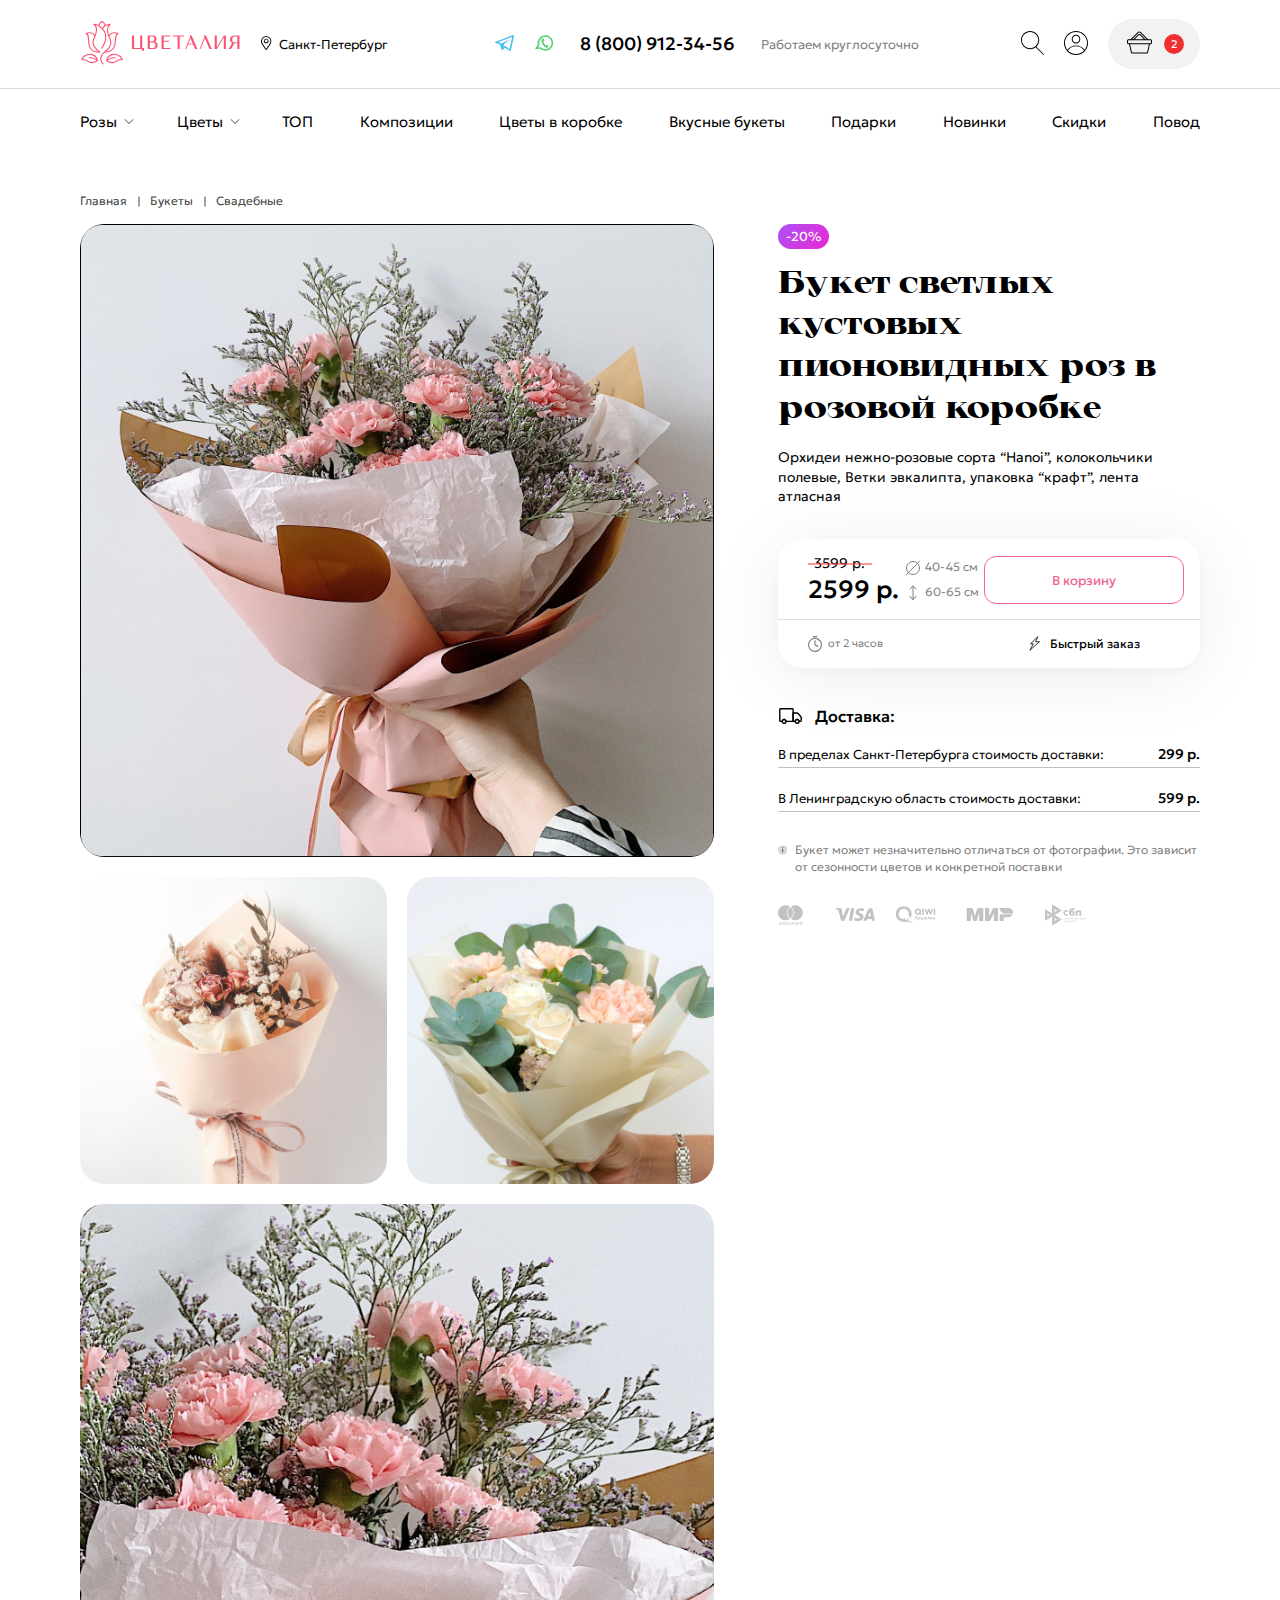
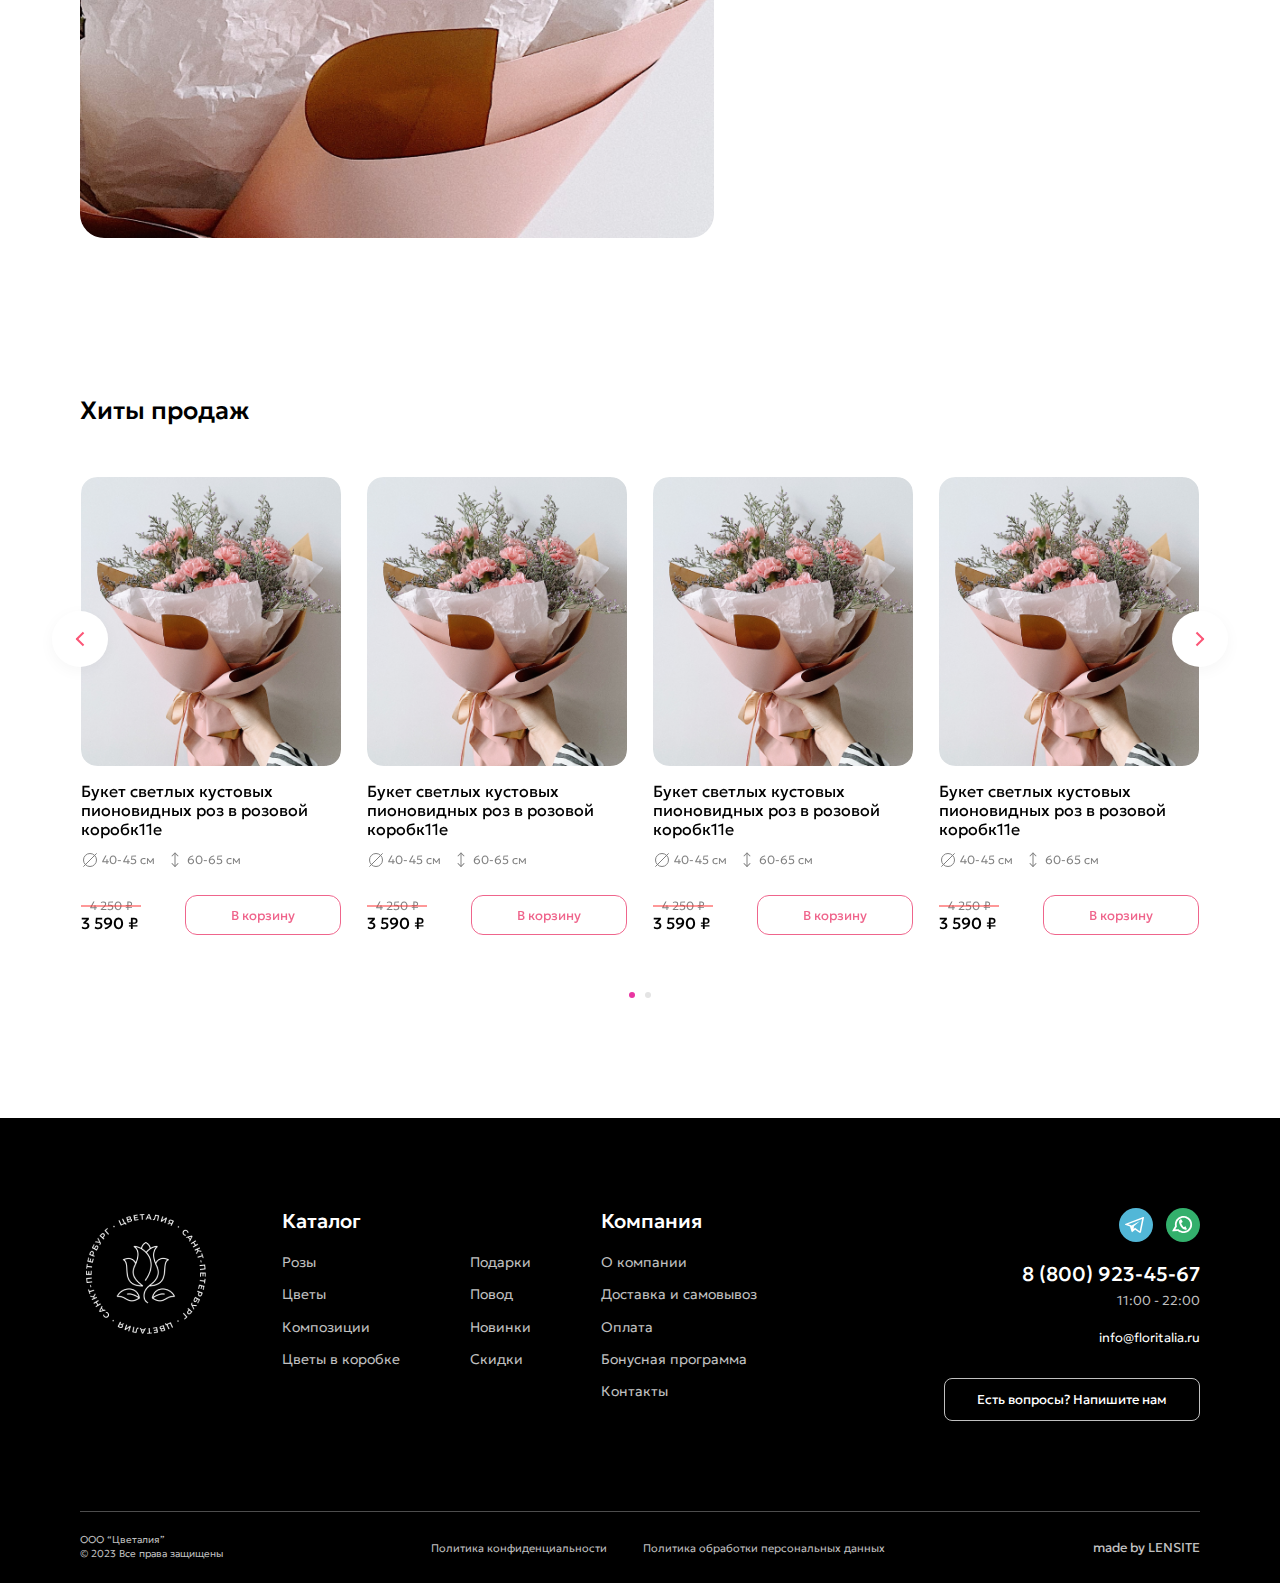
<file: product.html>
<!DOCTYPE html>
<html lang="ru">
	 <head>
	<title>Главная</title>
	<meta charset="UTF-8">
	<meta name="format-detection" content="telephone=no">
	<link rel="stylesheet" href="css/style.min.css">
	<link rel="shortcut icon" href="favicon.ico">
	<link rel="preload" as="fetch" href="js/vendors.min.js">
	<link rel="preload" as="fetch" href="js/app.min.js">
	<!-- <link rel="preload" as="fetch" href="js/map.min.js"> -->
	<link rel="preload" as="image" href="img/gallary1.png">

	<!-- <meta name="robots" content="noindex, nofollow"> -->
	<!-- <meta name="viewport" content="width=device-width, initial-scale=1.0, maximum-scale=1.0, user-scalable=0"> -->
	<meta name="viewport" content="width=device-width, initial-scale=1.0">
	<script defer src="js/vendors.min.js"></script>
	<script defer src="js/app.min.js"></script>
</head>
	<body>
		<div class="wrapper">
			<header class="header">
	<div class="header__container">


		<div class="header__statusBox">
			<div class="header__box">

				<div class="header__top _container">
					<div class="header__left">
						<a href="index.html" class="header__logo"><svg><use xlink:href="img/sprite.svg#logo-up"></use></svg></a>
						<div class="header__sity" data-da=".menu__sity, 991, 1">
							
							<select name="form[]" class="js-sel header__select">
								<option value="1" selected>Санкт-Петербург</option>
								<option value="2">Пункт №2</option>
								<option value="3">Пункт №3</option>
								<option value="4">Пункт №4</option>
							</select>
							<div class="header__navig">
								<svg><use xlink:href="img/sprite.svg#navig"></use></svg>
							</div>
						</div>
						
					</div>
			
					<div class="header__center">
						<div class="header__icons">
							<div class="header__icon"><a href="#"><svg><use xlink:href="img/sprite.svg#tg"></use></svg></a></div>
							<div class="header__icon"><a href="#"><svg><use xlink:href="img/sprite.svg#wts"></use></svg></a></div>
						</div>
						<div class="header__number"><a href="#">8 (800) 912-34-56</a></div>
		
						<div class="header__timework">
							<div>Работаем круглосуточно</div>
						</div>				
		
						<a href="index.html" class="header__logoMobile"><svg><use xlink:href="img/sprite.svg#logo-mob"></use></svg></a>
					</div>
			
					<div class="header__right">
						<div class="header__search">
	
							<a href="#search" class="header__searchImage _popup-link">
								<svg><use fill="#000" xlink:href="img/sprite.svg#search"></use></svg>
							</a>
						</div>
						<div class="header__user">
							<a href="#entrance" class="_popup-link"><svg><use xlink:href="img/sprite.svg#user"></use></svg></a>
						</div>
			
						<div class="header__basket">
							<div class="header__basketImage">
								<svg><use fill="#000" xlink:href="img/sprite.svg#cart"></use></svg>
							</div>
							<div class="header__counter">
								<span>2</span>
							</div>
							
						</div>
						
					</div>
	
					<div class="header__basketMenu basket">
						<div class="basket__content">
							<div class="basket__head">
								Корзина
							</div>
							<div class="basket__block">
								<div class="basket__box">
									<div class="fast__block">
										<div class="fast__image">
											<img src="img/popup-product.png" alt="">
										</div>
										<div class="fast__info">
											<div class="fast__head">
												<div class="fast__head_image">
													<img src="img/popup-product.png" alt="">
												</div>
												<div class="fast__head_btn">Букет светлых кустовых пионовидных роз в розовой коробке</div>
												<div class="fast__close _closeArrow"></div>
											</div>
											<div class="fast__function">
												<div class="fast__size">
													<div class="product__size">
														<svg><use xlink:href="img/sprite.svg#krest"></use></svg>
														<div>40-45 см</div>
													</div>
													<div class="product__size">
														<svg><use xlink:href="img/sprite.svg#up"></use></svg>
														<div>60-65 см</div>
													</div>
												</div>
		
												<div class="fast__quantity">
													<div class="product__quantity quantity">
														<button type="button" class="quantity__button quantity__button_minus"></button>
														<div class="quantity__input">
															<input autocomplete="off" type="text" name="form[]" value="1">
														</div>
														<button type="button" class="quantity__button quantity__button_plus"></button>
													</div>
												</div>
		
												<div class="fast__price">
													<div>3 590 ₽</div>
												</div>
		
											</div>
										</div>
									</div>
								</div>
	
								<div class="basket__box">
									<div class="fast__block">
										<div class="fast__image">
											<img src="img/popup-product.png" alt="">
										</div>
										<div class="fast__info">
											<div class="fast__head">
												<div class="fast__head_image">
													<img src="img/popup-product.png" alt="">
												</div>
												<div class="fast__head_btn">Букет светлых кустовых пионовидных роз в розовой коробке</div>
												<div class="fast__close _closeArrow"></div>
											</div>
											<div class="fast__function">
												<div class="fast__size">
													<div class="product__size">
														<svg><use xlink:href="img/sprite.svg#krest"></use></svg>
														<div>40-45 см</div>
													</div>
													<div class="product__size">
														<svg><use xlink:href="img/sprite.svg#up"></use></svg>
														<div>60-65 см</div>
													</div>
												</div>
		
												<div class="fast__quantity">
													<div class="product__quantity quantity">
														<button type="button" class="quantity__button quantity__button_minus"></button>
														<div class="quantity__input">
															<input autocomplete="off" type="text" name="form[]" value="1">
														</div>
														<button type="button" class="quantity__button quantity__button_plus"></button>
													</div>
												</div>
		
												<div class="fast__price">
													<div>3 590 ₽</div>
												</div>
		
											</div>
										</div>
									</div>
								</div>
	
							</div>
	
							<div class="basket__info">
								<div class="basket__text">
									<div>Итого:</div>
								</div>
								<div class="basket__price">
									<div>7180 р</div>
								</div>
							</div>
	
							<div class="basket__buttons">
								<div class="basket__button _button_pink">
									<a href="#">Оформить заказ</a>
								</div>
	
								<div class="basket__button _button_black">
									<a href="#">Перейти в корзину</a>
								</div>
	
							</div>
							<div class="basket__close _closeArrow"></div>
						</div>
					</div>
					
				</div>
	
			</div>
		</div>

		<div class="header__bottom">
			<div class="header__menu menu _container">
				<button type="button" class="menu__icon icon-menu" data-da=".header__left, 991, 1">
					<svg><use xlink:href="img/sprite.svg#crosses"></use></svg>
					<span>Меню</span>
				</button>
				<!-- <button type="button" data-da=".header__left, 991, 1">
					<div class="menu__arrow">
						<svg><use xlink:href="img/sprite.svg#arrow-back"></use></svg>
					</div>
				</button> -->
				<nav class="menu__body">
					<ul class="menu__list">
						<li class="menu__item menu__item_header _item_arrow _subMenu">
							<a href="#" class="menu__link _item_arrowblock">Розы</a>

							<div class="sub-menu__list">

								<div class="sub-menu__cap">
									<div class="sub-menu__filtersArrow menu__arrowBlock">
										<svg><use xlink:href="img/sprite.svg#arrow-back"></use></svg>
										<div class="menu__arrowText">
											Все цветы
										</div>
									</div>
								</div>
								
								<ul class="sub-menu__block">
											<!-- 1 -->
											<li class="sub-menu__item">
												<a href="#" class="sub-menu__box">
													<div class="sub-menu__image">
														<img src="img/rose1.png" alt="">
													</div>
													<div class="sub-menu__text">
														<div>Розовые розы</div>
													</div>
												</a>
											</li>

											<!-- 2 -->
											<li class="sub-menu__item">
												<a href="#" class="sub-menu__box">
													<div class="sub-menu__image">
														<img src="img/rose2.png" alt="">
													</div>
													<div class="sub-menu__text">
														<div>Чайные розы</div>
													</div>
												</a>
											</li>

											<!-- 3 -->
											<li class="sub-menu__item">
												<a href="#" class="sub-menu__box">
													<div class="sub-menu__image">
														<img src="img/rose3.png" alt="">
													</div>
													<div class="sub-menu__text">
														<div>Белые розы</div>
													</div>
												</a>
											</li>

										<!-- 4 -->
										<li class="sub-menu__item">
											<a href="#" class="sub-menu__box">
												<div class="sub-menu__image">
													<img src="img/rose4.png" alt="">
												</div>
												<div class="sub-menu__text">
													<div>Красные розы</div>
												</div>
											</a>
										</li>

										<!-- 5 -->
										<li class="sub-menu__item">
											<a href="#" class="sub-menu__box">
												<div class="sub-menu__image">
													<img src="img/rose5.png" alt="">
												</div>
												<div class="sub-menu__text">
													<div>Розы в коробках</div>
												</div>
											</a>
										</li>

										<!-- 6 -->
										<li class="sub-menu__item">
											<a href="#" class="sub-menu__box">
												<div class="sub-menu__image">
													<img src="img/rose6.png" alt="">
												</div>
												<div class="sub-menu__text">
													<div>Букеты из роз</div>
												</div>
											</a>
										</li>

								</ul>
							</div>

						</li>
						<li class="menu__item menu__item_header _item_arrow _subMenu">
							<a href="#" class="menu__link _item_arrowblock">Цветы</a>

							<div class="sub-menu__list">
								<div class="sub-menu__cap">
									<div class="sub-menu__filtersArrow menu__arrowBlock">
										<svg><use xlink:href="img/sprite.svg#arrow-back"></use></svg>
										<div class="menu__arrowText">
											Все цветы
										</div>
									</div>
								</div>
								<div class="sub-menu__block sub-menu__block_line">
									<ul class="sub-menu__block_mas">
										<!-- 1 -->
										<li class="sub-menu__item">
											<a href="#" class="sub-menu__box">
												<div class="sub-menu__image">
													<img src="img/flowers1.png" alt="">
												</div>
												<div class="sub-menu__text">
													<div>Альстромерии</div>
												</div>
											</a>
										</li>
		
										<!-- 2 -->
										<li class="sub-menu__item">
											<a href="#" class="sub-menu__box">
												<div class="sub-menu__image">
													<img src="img/flowers2.png" alt="">
												</div>
												<div class="sub-menu__text">
													<div>Герберы</div>
												</div>
											</a>
										</li>
		
										<!-- 3 -->
										<li class="sub-menu__item">
											<a href="#" class="sub-menu__box">
												<div class="sub-menu__image">
													<img src="img/flowers3.png" alt="">
												</div>
												<div class="sub-menu__text">
													<div>Гвоздики</div>
												</div>
											</a>
										</li>
		
										<!-- 4 -->
										<li class="sub-menu__item">
											<a href="#" class="sub-menu__box">
												<div class="sub-menu__image">
													<img src="img/flowers4.png" alt="">
												</div>
												<div class="sub-menu__text">
													<div>Гипсофила</div>
												</div>
											</a>
										</li>
		
										<!-- 5 -->
										<li class="sub-menu__item">
											<a href="#" class="sub-menu__box">
												<div class="sub-menu__image">
													<img src="img/flowers5.png" alt="">
												</div>
												<div class="sub-menu__text">
													<div>Гортензии</div>
												</div>
											</a>
										</li>
		
										<!-- 6 -->
										<li class="sub-menu__item">
											<a href="#" class="sub-menu__box">
												<div class="sub-menu__image">
													<img src="img/flowers6.png" alt="">
												</div>
												<div class="sub-menu__text">
													<div>Ирисы</div>
												</div>
											</a>
										</li>
		
										<!-- 7 -->
										<li class="sub-menu__item">
											<a href="#" class="sub-menu__box">
												<div class="sub-menu__image">
													<img src="img/flowers7.png" alt="">
												</div>
												<div class="sub-menu__text">
													<div>Каллы</div>
												</div>
											</a>
										</li>
		
										<!-- 8 -->
										<li class="sub-menu__item">
											<a href="#" class="sub-menu__box">
												<div class="sub-menu__image">
													<img src="img/flowers8.png" alt="">
												</div>
												<div class="sub-menu__text">
													<div>Лилии</div>
												</div>
											</a>
										</li>
		
										<!-- 9 -->
										<li class="sub-menu__item">
											<a href="#" class="sub-menu__box">
												<div class="sub-menu__image">
													<img src="img/flowers9.png" alt="">
												</div>
												<div class="sub-menu__text">
													<div>Орхидеи</div>
												</div>
											</a>
										</li>

									</ul>
									<ul class="sub-menu__block_mas">

										<!-- 10 -->
										<li class="sub-menu__item">
											<a href="#" class="sub-menu__box">
												<div class="sub-menu__image">
													<img src="img/flowers10.png" alt="">
												</div>
												<div class="sub-menu__text">
													<div>Пионы</div>
												</div>
											</a>
										</li>
		
										<!-- 11 -->
										<li class="sub-menu__item">
											<a href="#" class="sub-menu__box">
												<div class="sub-menu__image">
													<img src="img/flowers11.png" alt="">
												</div>
												<div class="sub-menu__text">
													<div>Подсолнухи</div>
												</div>
											</a>
										</li>
		
										<!-- 12 -->
										<li class="sub-menu__item">
											<a href="#" class="sub-menu__box">
												<div class="sub-menu__image">
													<img src="img/flowers12.png" alt="">
												</div>
												<div class="sub-menu__text">
													<div>Ромашки</div>
												</div>
											</a>
										</li>
		
										<!-- 13 -->
										<li class="sub-menu__item">
											<a href="#" class="sub-menu__box">
												<div class="sub-menu__image">
													<img src="img/flowers13.png" alt="">
												</div>
												<div class="sub-menu__text">
													<div>Статица</div>
												</div>
											</a>
										</li>
		
										<!-- 14 -->
										<li class="sub-menu__item">
											<a href="#" class="sub-menu__box">
												<div class="sub-menu__image">
													<img src="img/flowers14.png" alt="">
												</div>
												<div class="sub-menu__text">
													<div>Сухоцветы</div>
												</div>
											</a>
										</li>
		
										<!-- 15 -->
										<li class="sub-menu__item">
											<a href="#" class="sub-menu__box">
												<div class="sub-menu__image">
													<img src="img/flowers15.png" alt="">
												</div>
												<div class="sub-menu__text">
													<div>Тюльпаны</div>
												</div>
											</a>
										</li>
		
										<!-- 16 -->
										<li class="sub-menu__item">
											<a href="#" class="sub-menu__box">
												<div class="sub-menu__image">
													<img src="img/flowers16.png" alt="">
												</div>
												<div class="sub-menu__text">
													<div>Фрезия</div>
												</div>
											</a>
										</li>
		
										<!-- 17 -->
										<li class="sub-menu__item">
											<a href="#" class="sub-menu__box">
												<div class="sub-menu__image">
													<img src="img/flowers17.png" alt="">
												</div>
												<div class="sub-menu__text">
													<div>Хризантемы</div>
												</div>
											</a>
										</li>
		
										<!-- 18 -->
										<li class="sub-menu__item">
											<a href="#" class="sub-menu__box">
												<div class="sub-menu__image">
													<img src="img/flowers18.png" alt="">
												</div>
												<div class="sub-menu__text">
													<div>Эустома</div>
												</div>
											</a>
										</li>

									</ul>
								</div>
								
							</div>
						</li>
						<li class="menu__item"><a href="#" class="menu__link">ТОП</a></li>
						<li class="menu__item"><a href="#" class="menu__link">Композиции</a></li>
						<li class="menu__item"><a href="#" class="menu__link">Цветы в коробке</a></li>
						<li class="menu__item"><a href="#" class="menu__link">Вкусные букеты</a></li>
						<li class="menu__item"><a href="#" class="menu__link">Подарки</a></li>
						<li class="menu__item"><a href="#" class="menu__link">Новинки</a></li>
						<li class="menu__item"><a href="#" class="menu__link">Скидки</a></li>
						<li class="menu__item"><a href="#" class="menu__link">Повод</a></li>
					</ul>
					<div class="menu__pages">
						<ul class="menu__pagesMenu">
							<li class="menu__pagesItem"><a href="#">О компании</a></li>
							<li class="menu__pagesItem"><a href="#">Доставка и самовывоз</a></li>
							<li class="menu__pagesItem"><a href="#">Оплата</a></li>
							<li class="menu__pagesItem"><a href="#">Бонусная программа</a></li>
							<li class="menu__pagesItem"><a href="#">Контакты</a></li>
						</ul>
					</div>
					<div class="menu__sity">

					</div>
				</nav>
			</div>
		</div>



	</div>
</header>


<div class="chase">
	<div class="chase__block _container">
		<div class="chase__menu">

			
			<div class="header__menu menu">
				<nav class="menu__body">
					<ul class="menu__list">
						<li class="menu__item menu__item_header _item_arrow _subMenu">
							<a href="#" class="menu__link _item_arrowblock">Розы</a>
							<ul class="sub-menu__list">
								<div class="sub-menu__block">
										<!-- 1 -->
										<li class="sub-menu__item">
											<a href="#" class="sub-menu__box">
												<div class="sub-menu__image">
													<img src="img/rose1.png" alt="">
												</div>
												<div class="sub-menu__text">
													<div>Розовые розы</div>
												</div>
											</a>
										</li>

										<!-- 2 -->
										<li class="sub-menu__item">
											<a href="#" class="sub-menu__box">
												<div class="sub-menu__image">
													<img src="img/rose2.png" alt="">
												</div>
												<div class="sub-menu__text">
													<div>Чайные розы</div>
												</div>
											</a>
										</li>

										<!-- 3 -->
										<li class="sub-menu__item">
											<a href="#" class="sub-menu__box">
												<div class="sub-menu__image">
													<img src="img/rose3.png" alt="">
												</div>
												<div class="sub-menu__text">
													<div>Белые розы</div>
												</div>
											</a>
										</li>

									<!-- 4 -->
									<li class="sub-menu__item">
										<a href="#" class="sub-menu__box">
											<div class="sub-menu__image">
												<img src="img/rose4.png" alt="">
											</div>
											<div class="sub-menu__text">
												<div>Красные розы</div>
											</div>
										</a>
									</li>

									<!-- 5 -->
									<li class="sub-menu__item">
										<a href="#" class="sub-menu__box">
											<div class="sub-menu__image">
												<img src="img/rose5.png" alt="">
											</div>
											<div class="sub-menu__text">
												<div>Розы в коробках</div>
											</div>
										</a>
									</li>

									<!-- 6 -->
									<li class="sub-menu__item">
										<a href="#" class="sub-menu__box">
											<div class="sub-menu__image">
												<img src="img/rose6.png" alt="">
											</div>
											<div class="sub-menu__text">
												<div>Букеты из роз</div>
											</div>
										</a>
									</li>

								</div>

							</ul>

						</li>
						<li class="menu__item menu__item_header _item_arrow _subMenu">
							<a href="#" class="menu__link _item_arrowblock">Цветы</a>
							<ul class="sub-menu__list">
								<div class="sub-menu__block">
									<!-- 1 -->
									<li class="sub-menu__item">
										<a href="#" class="sub-menu__box">
											<div class="sub-menu__image">
												<img src="img/flowers1.png" alt="">
											</div>
											<div class="sub-menu__text">
												<div>Альстромерии</div>
											</div>
										</a>
									</li>
	
									<!-- 2 -->
									<li class="sub-menu__item">
										<a href="#" class="sub-menu__box">
											<div class="sub-menu__image">
												<img src="img/flowers2.png" alt="">
											</div>
											<div class="sub-menu__text">
												<div>Герберы</div>
											</div>
										</a>
									</li>
	
									<!-- 3 -->
									<li class="sub-menu__item">
										<a href="#" class="sub-menu__box">
											<div class="sub-menu__image">
												<img src="img/flowers3.png" alt="">
											</div>
											<div class="sub-menu__text">
												<div>Гвоздики</div>
											</div>
										</a>
									</li>
	
									<!-- 4 -->
									<li class="sub-menu__item">
										<a href="#" class="sub-menu__box">
											<div class="sub-menu__image">
												<img src="img/flowers4.png" alt="">
											</div>
											<div class="sub-menu__text">
												<div>Гипсофила</div>
											</div>
										</a>
									</li>
	
									<!-- 5 -->
									<li class="sub-menu__item">
										<a href="#" class="sub-menu__box">
											<div class="sub-menu__image">
												<img src="img/flowers5.png" alt="">
											</div>
											<div class="sub-menu__text">
												<div>Гортензии</div>
											</div>
										</a>
									</li>
	
									<!-- 6 -->
									<li class="sub-menu__item">
										<a href="#" class="sub-menu__box">
											<div class="sub-menu__image">
												<img src="img/flowers6.png" alt="">
											</div>
											<div class="sub-menu__text">
												<div>Ирисы</div>
											</div>
										</a>
									</li>
	
									<!-- 7 -->
									<li class="sub-menu__item">
										<a href="#" class="sub-menu__box">
											<div class="sub-menu__image">
												<img src="img/flowers7.png" alt="">
											</div>
											<div class="sub-menu__text">
												<div>Каллы</div>
											</div>
										</a>
									</li>
	
									<!-- 8 -->
									<li class="sub-menu__item">
										<a href="#" class="sub-menu__box">
											<div class="sub-menu__image">
												<img src="img/flowers8.png" alt="">
											</div>
											<div class="sub-menu__text">
												<div>Лилии</div>
											</div>
										</a>
									</li>
	
									<!-- 9 -->
									<li class="sub-menu__item">
										<a href="#" class="sub-menu__box">
											<div class="sub-menu__image">
												<img src="img/flowers9.png" alt="">
											</div>
											<div class="sub-menu__text">
												<div>Орхидеи</div>
											</div>
										</a>
									</li>
								</div>
								
								<div class="sub-menu__block">
									<!-- 10 -->
									<li class="sub-menu__item">
										<a href="#" class="sub-menu__box">
											<div class="sub-menu__image">
												<img src="img/flowers10.png" alt="">
											</div>
											<div class="sub-menu__text">
												<div>Пионы</div>
											</div>
										</a>
									</li>
	
									<!-- 11 -->
									<li class="sub-menu__item">
										<a href="#" class="sub-menu__box">
											<div class="sub-menu__image">
												<img src="img/flowers11.png" alt="">
											</div>
											<div class="sub-menu__text">
												<div>Подсолнухи</div>
											</div>
										</a>
									</li>
	
									<!-- 12 -->
									<li class="sub-menu__item">
										<a href="#" class="sub-menu__box">
											<div class="sub-menu__image">
												<img src="img/flowers12.png" alt="">
											</div>
											<div class="sub-menu__text">
												<div>Ромашки</div>
											</div>
										</a>
									</li>
	
									<!-- 13 -->
									<li class="sub-menu__item">
										<a href="#" class="sub-menu__box">
											<div class="sub-menu__image">
												<img src="img/flowers13.png" alt="">
											</div>
											<div class="sub-menu__text">
												<div>Статица</div>
											</div>
										</a>
									</li>
	
									<!-- 14 -->
									<li class="sub-menu__item">
										<a href="#" class="sub-menu__box">
											<div class="sub-menu__image">
												<img src="img/flowers14.png" alt="">
											</div>
											<div class="sub-menu__text">
												<div>Сухоцветы</div>
											</div>
										</a>
									</li>
	
									<!-- 15 -->
									<li class="sub-menu__item">
										<a href="#" class="sub-menu__box">
											<div class="sub-menu__image">
												<img src="img/flowers15.png" alt="">
											</div>
											<div class="sub-menu__text">
												<div>Тюльпаны</div>
											</div>
										</a>
									</li>
	
									<!-- 16 -->
									<li class="sub-menu__item">
										<a href="#" class="sub-menu__box">
											<div class="sub-menu__image">
												<img src="img/flowers16.png" alt="">
											</div>
											<div class="sub-menu__text">
												<div>Фрезия</div>
											</div>
										</a>
									</li>
	
									<!-- 17 -->
									<li class="sub-menu__item">
										<a href="#" class="sub-menu__box">
											<div class="sub-menu__image">
												<img src="img/flowers17.png" alt="">
											</div>
											<div class="sub-menu__text">
												<div>Хризантемы</div>
											</div>
										</a>
									</li>
	
									<!-- 18 -->
									<li class="sub-menu__item">
										<a href="#" class="sub-menu__box">
											<div class="sub-menu__image">
												<img src="img/flowers18.png" alt="">
											</div>
											<div class="sub-menu__text">
												<div>Эустома</div>
											</div>
										</a>
									</li>
								</div>

							</ul>
						</li>
						<li class="menu__item"><a href="#" class="menu__link">ТОП</a></li>
						<li class="menu__item"><a href="#" class="menu__link">Композиции</a></li>
						<li class="menu__item"><a href="#" class="menu__link">Цветы в коробке</a></li>
						<li class="menu__item"><a href="#" class="menu__link">Вкусные букеты</a></li>
						<li class="menu__item"><a href="#" class="menu__link">Подарки</a></li>
						<li class="menu__item"><a href="#" class="menu__link">Новинки</a></li>
						<li class="menu__item"><a href="#" class="menu__link">Скидки</a></li>
						<li class="menu__item"><a href="#" class="menu__link">Повод</a></li>
					</ul>
					<div class="menu__pages">
						<ul class="menu__pagesMenu">
							<li class="menu__pagesItem"><a href="#">О компании</a></li>
							<li class="menu__pagesItem"><a href="#">Доставка и самовывоз</a></li>
							<li class="menu__pagesItem"><a href="#">Оплата</a></li>
							<li class="menu__pagesItem"><a href="#">Бонусная программа</a></li>
							<li class="menu__pagesItem"><a href="#">Контакты</a></li>
						</ul>
					</div>
					<div class="menu__sity">

					</div>
				</nav>
			</div>


		</div>

		<div class="chase__cart">
			<div class="header__basket">
				<div class="header__basketImage">
					<svg><use fill="#000" xlink:href="img/sprite.svg#cart"></use></svg>
				</div>
				<div class="header__counter">
					<span>2</span>
				</div>
				
			</div>
		</div>

		<!-- <div class="header__basketMenu basket">
			<div class="basket__content">
				<div class="basket__head">
					<h3>Корзина</h3>
				</div>
				<div class="basket__block">
					<div class="basket__box">
						<div class="fast__block">
							<div class="fast__image">
								<img src="img/popup-product.png" alt="">
							</div>
							<div class="fast__info">
								<div class="fast__head">
									<div class="fast__head_image">
										<img src="img/popup-product.png" alt="">
									</div>
									<h4>Букет светлых кустовых пионовидных роз в розовой коробке</h4>
									<div class="fast__close _closeArrow"></div>
								</div>
								<div class="fast__function">
									<div class="fast__size">
										<div class="product__size">
											<svg><use xlink:href="/img/sprite.svg#krest"></use></svg>
											<p>40-45 см</p>
										</div>
										<div class="product__size">
											<svg><use xlink:href="/img/sprite.svg#up"></use></svg>
											<p>60-65 см</p>
										</div>
									</div>

									<div class="fast__quantity">
										<div class="product__quantity quantity">
											<button type="button" class="quantity__button quantity__button_minus"></button>
											<div class="quantity__input">
												<input autocomplete="off" type="text" name="form[]" value="1">
											</div>
											<button type="button" class="quantity__button quantity__button_plus"></button>
										</div>
									</div>

									<div class="fast__price">
										<p>3 590 ₽</p>
									</div>

								</div>
							</div>
						</div>
					</div>

					<div class="basket__box">
						<div class="fast__block">
							<div class="fast__image">
								<img src="img/popup-product.png" alt="">
							</div>
							<div class="fast__info">
								<div class="fast__head">
									<div class="fast__head_image">
										<img src="img/popup-product.png" alt="">
									</div>
									<h4>Букет светлых кустовых пионовидных роз в розовой коробке</h4>
									<div class="fast__close _closeArrow"></div>
								</div>
								<div class="fast__function">
									<div class="fast__size">
										<div class="product__size">
											<svg><use xlink:href="/img/sprite.svg#krest"></use></svg>
											<p>40-45 см</p>
										</div>
										<div class="product__size">
											<svg><use xlink:href="/img/sprite.svg#up"></use></svg>
											<p>60-65 см</p>
										</div>
									</div>

									<div class="fast__quantity">
										<div class="product__quantity quantity">
											<button type="button" class="quantity__button quantity__button_minus"></button>
											<div class="quantity__input">
												<input autocomplete="off" type="text" name="form[]" value="1">
											</div>
											<button type="button" class="quantity__button quantity__button_plus"></button>
										</div>
									</div>

									<div class="fast__price">
										<p>3 590 ₽</p>
									</div>

								</div>
							</div>
						</div>
					</div>

				</div>

				<div class="basket__info">
					<div class="basket__text">
						<p>Итого:</p>
					</div>
					<div class="basket__price">
						<p>7180 р</p>
					</div>
				</div>

				<div class="basket__buttons">
					<div class="basket__button">
						<a href="#">Оформить заказ</a>
					</div>

					<div class="basket__button">
						<a href="#">Перейти в корзину</a>
					</div>

				</div>
			</div>
		</div> -->

	</div>
</div>
			<main class="page">

            <div class="buket">
               <div class="cap">
                  <div class="cap__content _container">
                     <ul class="cap__crumbs">
                        <li class="cap__crumb">
                           <a href="#" class="cap__crumb_link">Главная</a>
                        </li>
                        <li class="cap__crumb">
                           <a href="#" class="cap__crumb_link">Букеты</a>
                        </li>
                        <li class="cap__crumb">
                           <a href="#" class="cap__crumb_link">Свадебные</a>
                        </li>
                     </ul>
                  </div>
                  
               </div>
               
               <div id="article" class="buket__content _container">
                  <div class="buket__sliderBox">
                     <div class="buket__slider _swiper">
                        <div class="buket__slide swiper-slide">
                           <img src="img/buket1.png" alt="">
                        </div>

                        <div class="buket__slide swiper-slide">
                           <img src="img/buket2.png" alt="">
                        </div>

                        <div class="buket__slide swiper-slide">
                           <img src="img/buket3.png" alt="">
                        </div>

                        <div class="buket__slide swiper-slide">
                           <img src="img/buket4.png" alt="">
                        </div>

                     </div>
                     <div class="buket-pagination swiper-pagination"></div>
                  </div>
                  

                  
                  <div class="buket__boxes">
                     <div id="aside1"class="buket__info">
                        <div class="buket__sale">
                           <div>-20%</div>
                        </div>
                        <h1 class="buket__head _macherTitle">
                           Букет светлых кустовых пионовидных роз в розовой коробке
                        </h1>
                        <div class="buket__text">
                           <div>Орхидеи нежно-розовые сорта “Hanoi”, колокольчики полевые, Ветки эвкалипта, упаковка “крафт”, лента атласная</div>
                        </div>
   
                        <div class="buket__function">
                           <div class="buket__top">
                              <div class="buket__left">
                                 <div class="buket__subPrice">
                                    <div>3599 р.</div>
                                 </div>
                                 <div class="buket__price">
                                    <div>2599 р.</div>
                                 </div>
                              </div>
                              <div class="buket__center">
                                 <div class="buket__sizes">
                                    <div class="buket__size">
                                       <svg><use xlink:href="img/sprite.svg#krest"></use></svg>
                                       <div>40-45 см</div>
                                    </div>
   
                                    <div class="buket__size">
                                       <svg><use xlink:href="img/sprite.svg#up"></use></svg>
                                       <div>60-65 см</div>
                                    </div>
                                 </div>
                              </div>
                              <div class="buket__right">
                                 <div class="buket__button" data-da=".buket__bottom, 768, 0">
                                    <a href="#" class="buket__link">В корзину</a>



                                    <!-- !Quantity! -->
                                    <!-- <div class="product__quantity quantity">
                                       <button type="button" class="quantity__button quantity__button_minus"></button>
                                       <div class="quantity__input">
                                          <input autocomplete="off" type="text" name="form[]" value="1">
                                       </div>
                                       <button type="button" class="quantity__button quantity__button_plus"></button>
                                    </div> -->


                                 </div>
                              </div>
                           </div>



                           <div class="buket__bottom">
                              <div class="buket__box">
                                 <div class="buket__time">
                                    <svg><use xlink:href="img/sprite.svg#times"></use></svg>
                                    <div>от 2 часов</div>
                                 </div>
                                 <a href="#" class="buket__fast">
                                    <svg><use xlink:href="img/sprite.svg#lightning"></use></svg>
                                    <div>Быстрый заказ</div>
                                 </a>
                              </div>
                              
                           </div>
                        </div>
   
                        <div class="buket__delivery delivery">
                           <div class="delivery__head">
                              <svg><use xlink:href="img/sprite.svg#delivery"></use></svg>
                              <div class="delivery__head_btn">Доставка:</div>
                           </div>
                           <ul class="delivery__block">
                              <li class="delivery__item">
                                 <div class="delivery__text">
                                    <div>В пределах Санкт-Петербурга стоимость доставки:</div>
                                 </div>
                                 <div class="delivery__price">
                                    <div>299 р.</div>
                                 </div>
                              </li>
   
                              <li class="delivery__item">
                                 <div class="delivery__text">
                                    <div>В Ленинградскую область стоимость доставки:</div>
                                 </div>
                                 <div class="delivery__price">
                                    <div>599 р.</div>
                                 </div>
                              </li>
   
                           </ul>
                           <div class="delivery__warning">
                              <svg><use xlink:href="img/sprite.svg#info"></use></svg>
                              <div>Букет может незначительно отличаться от фотографии. Это зависит от сезонности цветов и конкретной поставки</div>
                           </div>
                           <div class="delivery__icons">
                              <div class="delivery__icon delivery__icon_1">
                                 <svg><use xlink:href="img/sprite.svg#mastercard"></use></svg>
                              </div>
                              <div class="delivery__icon delivery__icon_2">
                                 <svg><use xlink:href="img/sprite.svg#visa"></use></svg>
                              </div>
                              <div class="delivery__icon delivery__icon_3">
                                 <svg><use xlink:href="img/sprite.svg#qiwi"></use></svg>
                              </div>
                              <div class="delivery__icon delivery__icon_4">
                                 <svg><use xlink:href="img/sprite.svg#mir"></use></svg>
                              </div>
                              <div class="delivery__icon delivery__icon_5">
                                 <svg><use xlink:href="img/sprite.svg#sbp"></use></svg>
                              </div>
                           </div>
                        </div>
                     </div>
                  </div>
               </div>

            </div>


            <div class="slideres slideres-product">
               <div class="slideres__content _container">
                  <div class="slideres__header">Хиты продаж</div>
                  <div class="slideres__boxes">
                     <div class="slideres__sliderProduct _swiper">
                        <!-- 1 -->
                        <div class="slideres__slide">
                           <div class="product">
                              <div class="product__content">
                                 <div class="product__top">
                                    <a href="product.html" class="product__image">
                                       <img src="img/product.png" alt="">
                                    </a>
                                    <a href="product.html" class="product__title">
                                       Букет светлых кустовых пионовидных роз в розовой коробк11е
                                    </a>
                                    <div class="product__boxInfo">
                                       <div class="product__prices">
                                          <div class="product__subprice">
                                             <div>4 250 ₽</div>
                                          </div>
                                          <div class="product__price">
                                             <div>3 590 ₽</div>
                                          </div>
                                       </div>
                                       
                                       <div class="product__sizes">
                                          <div class="product__size">
                                             <svg><use xlink:href="img/sprite.svg#krest"></use></svg>
                                             <div>40-45 см</div>
                                          </div>
                                          <div class="product__size">
                                             <svg><use xlink:href="img/sprite.svg#up"></use></svg>
                                             <div>60-65 см</div>
                                          </div>
                                       </div>
                                    </div>
                                 </div>
                                 <div class="product__bottom">
                                    <div class="product__info">
                                       <div class="product__prices">
                                          <div class="product__subprice">
                                             <div>4 250 ₽</div>
                                          </div>
                                          <div class="product__price">
                                             <div>3 590 ₽</div>
                                          </div>
                                       </div>
                                       <div class="product__line">
                                          <div class="product__buttonHover">
                                             <div href="#product" class="_popup-link">Быстрый заказ</div>
                                          </div>
                                          <div class="product__button">
                                             <a href="#" class="product__link">В корзину</a>
                                          </div>
                                       </div>
                                       
                                    </div>
                                 </div>
                                 
      
                              </div>
                           </div>
                        </div>

                        <!-- 2 -->
                        <div class="slideres__slide">
                           <div class="product">
                              <div class="product__content">
                                 <div class="product__top">
                                    <a href="product.html" class="product__image">
                                       <img src="img/product.png" alt="">
                                    </a>
                                    <a href="product.html" class="product__title">
                                       Букет светлых кустовых пионовидных роз в розовой коробк11е
                                    </a>
                                    <div class="product__boxInfo">
                                       <div class="product__prices">
                                          <div class="product__subprice">
                                             <div>4 250 ₽</div>
                                          </div>
                                          <div class="product__price">
                                             <div>3 590 ₽</div>
                                          </div>
                                       </div>
                                       
                                       <div class="product__sizes">
                                          <div class="product__size">
                                             <svg><use xlink:href="img/sprite.svg#krest"></use></svg>
                                             <div>40-45 см</div>
                                          </div>
                                          <div class="product__size">
                                             <svg><use xlink:href="img/sprite.svg#up"></use></svg>
                                             <div>60-65 см</div>
                                          </div>
                                       </div>
                                    </div>
                                 </div>
                                 <div class="product__bottom">
                                    <div class="product__info">
                                       <div class="product__prices">
                                          <div class="product__subprice">
                                             <div>4 250 ₽</div>
                                          </div>
                                          <div class="product__price">
                                             <div>3 590 ₽</div>
                                          </div>
                                       </div>
                                       <div class="product__line">
                                          <div class="product__buttonHover">
                                             <div href="#product" class="_popup-link">Быстрый заказ</div>
                                          </div>
                                          <div class="product__button">
                                             <a href="#" class="product__link">В корзину</a>
                                          </div>
                                       </div>
                                       
                                    </div>
                                 </div>
                                 
      
                              </div>
                           </div>
                        </div>

                        <!-- 3 -->
                        <div class="slideres__slide">
                           <div class="product">
                              <div class="product__content">
                                 <div class="product__top">
                                    <a href="product.html" class="product__image">
                                       <img src="img/product.png" alt="">
                                    </a>
                                    <a href="product.html" class="product__title">
                                       Букет светлых кустовых пионовидных роз в розовой коробк11е
                                    </a>
                                    <div class="product__boxInfo">
                                       <div class="product__prices">
                                          <div class="product__subprice">
                                             <div>4 250 ₽</div>
                                          </div>
                                          <div class="product__price">
                                             <div>3 590 ₽</div>
                                          </div>
                                       </div>
                                       
                                       <div class="product__sizes">
                                          <div class="product__size">
                                             <svg><use xlink:href="img/sprite.svg#krest"></use></svg>
                                             <div>40-45 см</div>
                                          </div>
                                          <div class="product__size">
                                             <svg><use xlink:href="img/sprite.svg#up"></use></svg>
                                             <div>60-65 см</div>
                                          </div>
                                       </div>
                                    </div>
                                 </div>
                                 <div class="product__bottom">
                                    <div class="product__info">
                                       <div class="product__prices">
                                          <div class="product__subprice">
                                             <div>4 250 ₽</div>
                                          </div>
                                          <div class="product__price">
                                             <div>3 590 ₽</div>
                                          </div>
                                       </div>
                                       <div class="product__line">
                                          <div class="product__buttonHover">
                                             <div href="#product" class="_popup-link">Быстрый заказ</div>
                                          </div>
                                          <div class="product__button">
                                             <a href="#" class="product__link">В корзину</a>
                                          </div>
                                       </div>
                                       
                                    </div>
                                 </div>
                                 
      
                              </div>
                           </div>
                        </div>

                        <!-- 4 -->
                        <div class="slideres__slide">
                           <div class="product">
                              <div class="product__content">
                                 <div class="product__top">
                                    <a href="product.html" class="product__image">
                                       <img src="img/product.png" alt="">
                                    </a>
                                    <a href="product.html" class="product__title">
                                       Букет светлых кустовых пионовидных роз в розовой коробк11е
                                    </a>
                                    <div class="product__boxInfo">
                                       <div class="product__prices">
                                          <div class="product__subprice">
                                             <div>4 250 ₽</div>
                                          </div>
                                          <div class="product__price">
                                             <div>3 590 ₽</div>
                                          </div>
                                       </div>
                                       
                                       <div class="product__sizes">
                                          <div class="product__size">
                                             <svg><use xlink:href="img/sprite.svg#krest"></use></svg>
                                             <div>40-45 см</div>
                                          </div>
                                          <div class="product__size">
                                             <svg><use xlink:href="img/sprite.svg#up"></use></svg>
                                             <div>60-65 см</div>
                                          </div>
                                       </div>
                                    </div>
                                 </div>
                                 <div class="product__bottom">
                                    <div class="product__info">
                                       <div class="product__prices">
                                          <div class="product__subprice">
                                             <div>4 250 ₽</div>
                                          </div>
                                          <div class="product__price">
                                             <div>3 590 ₽</div>
                                          </div>
                                       </div>
                                       <div class="product__line">
                                          <div class="product__buttonHover">
                                             <div href="#product" class="_popup-link">Быстрый заказ</div>
                                          </div>
                                          <div class="product__button">
                                             <a href="#" class="product__link">В корзину</a>
                                          </div>
                                       </div>
                                       
                                    </div>
                                 </div>
                                 
      
                              </div>
                           </div>
                        </div>

                        <!-- 5 -->
                        <div class="slideres__slide">
                           <div class="product">
                              <div class="product__content">
                                 <div class="product__top">
                                    <a href="product.html" class="product__image">
                                       <img src="img/product.png" alt="">
                                    </a>
                                    <a href="product.html" class="product__title">
                                       Букет светлых кустовых пионовидных роз в розовой коробк11е
                                    </a>
                                    <div class="product__boxInfo">
                                       <div class="product__prices">
                                          <div class="product__subprice">
                                             <div>4 250 ₽</div>
                                          </div>
                                          <div class="product__price">
                                             <div>3 590 ₽</div>
                                          </div>
                                       </div>
                                       
                                       <div class="product__sizes">
                                          <div class="product__size">
                                             <svg><use xlink:href="img/sprite.svg#krest"></use></svg>
                                             <div>40-45 см</div>
                                          </div>
                                          <div class="product__size">
                                             <svg><use xlink:href="img/sprite.svg#up"></use></svg>
                                             <div>60-65 см</div>
                                          </div>
                                       </div>
                                    </div>
                                 </div>
                                 <div class="product__bottom">
                                    <div class="product__info">
                                       <div class="product__prices">
                                          <div class="product__subprice">
                                             <div>4 250 ₽</div>
                                          </div>
                                          <div class="product__price">
                                             <div>3 590 ₽</div>
                                          </div>
                                       </div>
                                       <div class="product__line">
                                          <div class="product__buttonHover">
                                             <div href="#product" class="_popup-link">Быстрый заказ</div>
                                          </div>
                                          <div class="product__button">
                                             <a href="#" class="product__link">В корзину</a>
                                          </div>
                                       </div>
                                       
                                    </div>
                                 </div>
                                 
      
                              </div>
                           </div>
                        </div>

                        <!-- 6 -->
                        <div class="slideres__slide">
                           <div class="product">
                              <div class="product__content">
                                 <div class="product__top">
                                    <a href="product.html" class="product__image">
                                       <img src="img/product.png" alt="">
                                    </a>
                                    <a href="product.html" class="product__title">
                                       Букет светлых кустовых пионовидных роз в розовой коробк11е
                                    </a>
                                    <div class="product__boxInfo">
                                       <div class="product__prices">
                                          <div class="product__subprice">
                                             <div>4 250 ₽</div>
                                          </div>
                                          <div class="product__price">
                                             <div>3 590 ₽</div>
                                          </div>
                                       </div>
                                       
                                       <div class="product__sizes">
                                          <div class="product__size">
                                             <svg><use xlink:href="img/sprite.svg#krest"></use></svg>
                                             <div>40-45 см</div>
                                          </div>
                                          <div class="product__size">
                                             <svg><use xlink:href="img/sprite.svg#up"></use></svg>
                                             <div>60-65 см</div>
                                          </div>
                                       </div>
                                    </div>
                                 </div>
                                 <div class="product__bottom">
                                    <div class="product__info">
                                       <div class="product__prices">
                                          <div class="product__subprice">
                                             <div>4 250 ₽</div>
                                          </div>
                                          <div class="product__price">
                                             <div>3 590 ₽</div>
                                          </div>
                                       </div>
                                       <div class="product__line">
                                          <div class="product__buttonHover">
                                             <div href="#product" class="_popup-link">Быстрый заказ</div>
                                          </div>
                                          <div class="product__button">
                                             <a href="#" class="product__link">В корзину</a>
                                          </div>
                                       </div>
                                       
                                    </div>
                                 </div>
                                 
      
                              </div>
                           </div>
                        </div>

                     </div>
                     <button type="button" class="product-button product-button-prev swiper-button swiper-button-prev"></button>
                     <button type="button" class="product-button product-button-next swiper-button swiper-button-next"></button>
                     <div class="slideres__pagination swiper-pagination"></div>
                  </div>
                  
               </div>
            </div>

         </main>
			<footer class="footer">
	<div class="footer__container _container">
		<div class="footer__top">
			<div class="footer__center">
				<div class="footer__blockImage">
					<a href="#" class="footer__logo" data-da=".footer__blockLast, 768, last"><svg><use xlink:href="img/sprite.svg#footerSvg"></use></svg></a>
					<div class="footer__block">
						<div class="footer__title">
							Каталог
						</div>
						<div class="footer__catalog">
							<ul class="footer__list">
								<li class="footer__item"><a href="catalog.html">Розы</a></li>
								<li class="footer__item"><a href="#">Цветы</a></li>
								<li class="footer__item"><a href="#">Композиции</a></li>
								<li class="footer__item"><a href="#">Цветы в коробке</a></li>
							</ul>
							<ul class="footer__list">
								<li class="footer__item"><a href="#">Подарки</a></li>
								<li class="footer__item"><a href="#">Повод</a></li>
								<li class="footer__item"><a href="#">Новинки</a></li>
								<li class="footer__item"><a href="special.html">Скидки</a></li>
							</ul>
						</div>
						
					</div>
				</div>

				<div class="footer__block footer__blockLast">
					<div class="footer__title">
						Компания
					</div>
					<ul class="footer__list">
						<li class="footer__item"><a href="company.html">О компании</a></li>
						<li class="footer__item"><a href="#">Доставка и самовывоз</a></li>
						<li class="footer__item"><a href="payment.html">Оплата</a></li>
						<li class="footer__item"><a href="bonus.html">Бонусная программа</a></li>
						<li class="footer__item"><a href="contact.html">Контакты</a></li>
					</ul>
				</div>

			</div>
			<div class="footer__right">
				<div class="footer__phone">
					<div class="footer__icons">
						<a href="#" class="footer__icon">
							<svg><use xlink:href="img/sprite.svg#foot-tg"></use></svg>
						</a>
						<a href="#" class="footer__icon">
							<svg><use xlink:href="img/sprite.svg#wts-foot"></use></svg>
						</a>
					</div>
					<div class="footer__number">
						<a href="#">8 (800) 923-45-67</a>
					</div>
				</div>
				<div class="footer__time">
					<div>11:00 - 22:00</div>
				</div>
				<a href="#" class="footer__email">
					info@floritalia.ru
				</a>
				<div class="footer__button">Есть вопросы? Напишите нам</div>
			</div>
		</div>

		<div class="footer__bottom">
			<div class="footer__box">
				<div class="footer__comp">
					<div>ООО “Цветалия”</div>
					<div>© 2023 Все права защищены</div>
				</div>
				<div class="footer__policy" data-da=".footer__bottom, 768, 0">
					<div class="footer__privacy">
						<a href="#">Политика конфиденциальности</a>
					</div>
					<div class="footer__privacy">
						<a href="#">Политика обработки персональных данных</a>
					</div>
				</div>
				<div class="footer__lensite">
					<div>made by LENSITE</div>
				</div>
			</div>
		</div>
	</div>
</footer>
		</div>
		<div class="popup popup_product">
	<div class="popup__content">
		<div class="popup__body">
			<div class="popup__close _closeArrow"></div>
			<div class="fast">
				<div class="popup__fast fast">
					<div class="fast__title">
						Быстрый заказ
					</div>
					<div class="fast__text">
						<div>Оформите заказ по телефону +7(812) 912-34-56 или заполните форму ниже</div>
					</div>
					<form action="#" class="fast__form">
						<div class="fast__contact">
							<div class="fast__input">
								<label for="">Ваше имя</label>
								<input autocomplete="off" type="text" name="form[]" data-value="" data-error="Введите корректное значение" placeholder="" class="input _req">
								<div class="form__error"></div>
							</div>
							<div class="fast__input">
								<label for="">Номер телефона</label>
								<input autocomplete="off" type="text" name="form[]" data-value="" data-error="Введите корректное значение" placeholder="" class="input _req _phone">
								<div class="form__error"></div>
							</div>
						</div>

						<div class="fast__box">

							<!-- 1 -->
							<div class="fast__block">
								<div class="fast__image">
									<img src="img/popup-product.png" alt="">
								</div>
								<div class="fast__info">
									<div class="fast__head">
										<div class="fast__head_image">
											<img src="img/popup-product.png" alt="">
										</div>
										<div class="fast__head_btn">Букет светлых кустовых пионовидных роз в розовой коробке</div>
										<div class="fast__close _closeArrow"></div>
									</div>
									<div class="fast__function">
										<div class="fast__size">
											<div class="product__size">
												<svg><use xlink:href="img/sprite.svg#krest"></use></svg>
												<div>40-45 см</div>
											</div>
											<div class="product__size">
												<svg><use xlink:href="img/sprite.svg#up"></use></svg>
												<div>60-65 см</div>
											</div>
										</div>

										<div class="fast__quantity">
											<div class="product__quantity quantity">
												<button type="button" class="quantity__button quantity__button_minus"></button>
												<div class="quantity__input">
													<input autocomplete="off" type="text" name="form[]" value="1">
												</div>
												<button type="button" class="quantity__button quantity__button_plus"></button>
											</div>
										</div>

										<div class="fast__price">
											<div>3 590 ₽</div>
										</div>

									</div>
								</div>
							</div>

							<!-- 2 -->
							<div class="fast__block">
								<div class="fast__image">
									<img src="img/popup-product.png" alt="">
								</div>
								<div class="fast__info">
									<div class="fast__head">
										<div class="fast__head_image">
											<img src="img/popup-product.png" alt="">
										</div>
										<div class="fast__head_btn">Букет светлых кустовых пионовидных роз в розовой коробке</div>
										<div class="fast__close _closeArrow"></div>
									</div>
									<div class="fast__function">
										<div class="fast__size">
											<div class="product__size">
												<svg><use xlink:href="img/sprite.svg#krest"></use></svg>
												<div>40-45 см</div>
											</div>
											<div class="product__size">
												<svg><use xlink:href="img/sprite.svg#up"></use></svg>
												<div>60-65 см</div>
											</div>
										</div>

										<div class="fast__quantity">
											<div class="product__quantity quantity">
												<button type="button" class="quantity__button quantity__button_minus"></button>
												<div class="quantity__input">
													<input autocomplete="off" type="text" name="form[]" value="1">
												</div>
												<button type="button" class="quantity__button quantity__button_plus"></button>
											</div>
										</div>

										<div class="fast__price">
											<div>3 590 ₽</div>
										</div>

									</div>
								</div>
							</div>
						</div>


						<div class="fast__button">
							<button type="submit" class="button btn">Отправить</button>
						</div>

						<div class="fast__checkbox checkbox">
							<input id="c_11" data-error="Ошибка" class="checkbox__input" type="checkbox" value="1" name="form[]">
							<label for="c_11" class="checkbox__label"><span class="checkbox__text">Принимаю условия <a href="">Публичной оферты</a></span></label>
						</div>
						
						
					</form>
				</div>
			</div>
		</div>
	</div>
</div>



<div class="popup popup_entrance">
	<div class="popup__content">
		<div class="popup__body">
			<div class="popup__close _closeArrow"></div>
			<div class="entrance">
				<div class="entrance__head">
					Вход
				</div>
				<form action="#" class="entrance__form">
					<div class="entrance__block">
						<div class="entrance__input">
							<label for="c_9" class="label"><span class="label">Телефон или e-mail</span></label>
							<input id="c_9" autocomplete="off" data-error="Введите корректное значение" class="input _req" type="text" value="" name="form[]">
						</div>

						<div class="entrance__input">
							<label for="c_10" class="label"><span class="label">Введите код из СМС</span></label>
							<input id="c_10" autocomplete="off" data-error="Введите корректное значение" class="input _req" type="text" value="" name="form[]">
						</div>

						<div class="entrance__time">
							<div>Запросить код повторно: 56 с</div>
						</div>
					</div>

					<div class="entrance__buttons">
						<div class="entrance__button entrance__send _button_pink">
							<button type="submit" class="button">Отправить</button>
						</div>
						<div class="entrance__button entrance__register _button_black">
							<a href="#register" class="_popup-link">Регистрация</a>
						</div>
					</div>
					<div class="entrance__sendPassword">
						<a href="#next" class="_popup-link">Вход с паролем</a>
					</div>
					
				</form>
			</div>
		</div>
	</div>
</div>


<div class="popup popup_search">
	<div class="popup__content">
		<div class="popup__body">
			<div class="popup__close _closeArrow"></div>
			<div class="search">
				<div class="search__content">
					<div class="search__block">
						<div class="search__input">
							<input autocomplete="off" type="text" name="form[]" data-error="Ошибка" value="Розы" placeholder="" class="input">
							<div class="search__icon">
								<svg><use xlink:href="img/sprite.svg#search"></use></svg>
							</div>
						</div>
					</div>
					

					<!-- <div data-tabs class="search__tabs tabs _tabs">
						<nav data-tabs-titles class="tabs__navigation">
							<button type="button" class="tabs__title _tabs-item _active">Все</button>
							<button type="button" class="tabs__title _tabs-item">Категории</button>
							<button type="button" class="tabs__title _tabs-item">Товары</button>
						</nav>
						<div data-tabs-body class="tabs__content">
							<div class="tabs__bod _tabs-block _active">


								<div class="search__boxes">
									<div class="search__header">
										Категории <span>(11)</span>
									</div>
									<div class="search__category">
										<a href="#" class="search__box">
											<div class="search__images">
												<img src="img/flowers1.png" alt="">
											</div>
											<div class="search__name">Розы</div>
										</a>

										<a href="#" class="search__box">
											<div class="search__images">
												<img src="img/flowers1.png" alt="">
											</div>
											<div class="search__name">Розы</div>
										</a>

										<a href="#" class="search__box">
											<div class="search__images">
												<img src="img/flowers1.png" alt="">
											</div>
											<div class="search__name">Розы</div>
										</a>

										<a href="#" class="search__box">
											<div class="search__images">
												<img src="img/flowers1.png" alt="">
											</div>
											<div class="search__name">Розы</div>
										</a>

										<a href="#" class="search__box">
											<div class="search__images">
												<img src="img/flowers1.png" alt="">
											</div>
											<div class="search__name">Розы</div>
										</a>

										<a href="#" class="search__box">
											<div class="search__images">
												<img src="img/flowers1.png" alt="">
											</div>
											<div class="search__name">Розы</div>
										</a>

										<a href="#" class="search__box">
											<div class="search__images">
												<img src="img/flowers1.png" alt="">
											</div>
											<div class="search__name">Розы</div>
										</a>

										<a href="#" class="search__box">
											<div class="search__images">
												<img src="img/flowers1.png" alt="">
											</div>
											<div class="search__name">Розы</div>
										</a>

										<a href="#" class="search__box">
											<div class="search__images">
												<img src="img/flowers1.png" alt="">
											</div>
											<div class="search__name">Розы</div>
										</a>

										<a href="#" class="search__box">
											<div class="search__images">
												<img src="img/flowers1.png" alt="">
											</div>
											<div class="search__name">Розы</div>
										</a>

										<a href="#" class="search__box">
											<div class="search__images">
												<img src="img/flowers1.png" alt="">
											</div>
											<div class="search__name">Розы</div>
										</a>
									</div>
								</div>

								<div class="search__boxes">
									<div class="search__header">
										Товары <span>(456)</span>
									</div>

									<div class="search__product">

										<a href="#" class="search__box">
											<div class="search__top">
												<div class="search__images product__image">
													<img src="img/product.png" alt="">
												</div>
												<div class="search__name">Букет светлых кустовых пионовидных роз в розовой коробке</div>
											</div>
											
											<div class="search__bottom">
												<div class="search__prices">
													<div class="search__subPrice">4 250 ₽</div>
													<div class="search__price">3 590 ₽</div>
												</div>
											</div>
										</a>

										<a href="#" class="search__box">
											<div class="search__top">
												<div class="search__images product__image">
													<img src="img/product.png" alt="">
												</div>
												<div class="search__name">Букет светлых кустовых пионовидных роз в розовой коробке</div>
											</div>
											
											<div class="search__bottom">
												<div class="search__prices">
													<div class="search__subPrice">4 250 ₽</div>
													<div class="search__price">3 590 ₽</div>
												</div>
											</div>
										</a>

										<a href="#" class="search__box">
											<div class="search__top">
												<div class="search__images product__image">
													<img src="img/product.png" alt="">
												</div>
												<div class="search__name">Букет светлых кустовых пионовидных роз в розовой коробке</div>
											</div>
											
											<div class="search__bottom">
												<div class="search__prices">
													<div class="search__subPrice">4 250 ₽</div>
													<div class="search__price">3 590 ₽</div>
												</div>
											</div>
										</a>

										<a href="#" class="search__box">
											<div class="search__top">
												<div class="search__images product__image">
													<img src="img/product.png" alt="">
												</div>
												<div class="search__name">Букет светлых кустовых пионовидных роз в розовой коробке</div>
											</div>
											
											<div class="search__bottom">
												<div class="search__prices">
													<div class="search__subPrice">4 250 ₽</div>
													<div class="search__price">3 590 ₽</div>
												</div>
											</div>
										</a>

										<a href="#" class="search__box">
											<div class="search__top">
												<div class="search__images product__image">
													<img src="img/product.png" alt="">
												</div>
												<div class="search__name">Букет светлых кустовых пионовидных роз в розовой коробке</div>
											</div>
											
											<div class="search__bottom">
												<div class="search__prices">
													<div class="search__subPrice">4 250 ₽</div>
													<div class="search__price">3 590 ₽</div>
												</div>
											</div>
										</a>

										<a href="#" class="search__box">
											<div class="search__top">
												<div class="search__images product__image">
													<img src="img/product.png" alt="">
												</div>
												<div class="search__name">Букет светлых кустовых пионовидных роз в розовой коробке</div>
											</div>
											
											<div class="search__bottom">
												<div class="search__prices">
													<div class="search__subPrice">4 250 ₽</div>
													<div class="search__price">3 590 ₽</div>
												</div>
											</div>
										</a>

										<a href="#" class="search__box">
											<div class="search__top">
												<div class="search__images product__image">
													<img src="img/product.png" alt="">
												</div>
												<div class="search__name">Букет светлых кустовых пионовидных роз в розовой коробке</div>
											</div>
											
											<div class="search__bottom">
												<div class="search__prices">
													<div class="search__subPrice">4 250 ₽</div>
													<div class="search__price">3 590 ₽</div>
												</div>
											</div>
										</a>

										<a href="#" class="search__box">
											<div class="search__top">
												<div class="search__images product__image">
													<img src="img/product.png" alt="">
												</div>
												<div class="search__name">Букет светлых кустовых пионовидных роз в розовой коробке</div>
											</div>
											
											<div class="search__bottom">
												<div class="search__prices">
													<div class="search__subPrice">4 250 ₽</div>
													<div class="search__price">3 590 ₽</div>
												</div>
											</div>
										</a>

										<a href="#" class="search__box">
											<div class="search__top">
												<div class="search__images product__image">
													<img src="img/product.png" alt="">
												</div>
												<div class="search__name">Букет светлых кустовых пионовидных роз в розовой коробке</div>
											</div>
											
											<div class="search__bottom">
												<div class="search__prices">
													<div class="search__subPrice">4 250 ₽</div>
													<div class="search__price">3 590 ₽</div>
												</div>
											</div>
										</a>

										<a href="#" class="search__box">
											<div class="search__top">
												<div class="search__images product__image">
													<img src="img/product.png" alt="">
												</div>
												<div class="search__name">Букет светлых кустовых пионовидных роз в розовой коробке</div>
											</div>
											
											<div class="search__bottom">
												<div class="search__prices">
													<div class="search__subPrice">4 250 ₽</div>
													<div class="search__price">3 590 ₽</div>
												</div>
											</div>
										</a>

										<a href="#" class="search__box">
											<div class="search__top">
												<div class="search__images product__image">
													<img src="img/product.png" alt="">
												</div>
												<div class="search__name">Букет светлых кустовых пионовидных роз в розовой коробке</div>
											</div>
											
											<div class="search__bottom">
												<div class="search__prices">
													<div class="search__subPrice">4 250 ₽</div>
													<div class="search__price">3 590 ₽</div>
												</div>
											</div>
										</a>

									</div>
								</div>



							</div>
							<div class="tabs__body _tabs-block">
								<div class="search__boxes">
									<div class="search__header">
										Категории <span>(11)</span>
									</div>
									<div class="search__category">
										<a href="#" class="search__box">
											<div class="search__images">
												<img src="img/flowers1.png" alt="">
											</div>
											<div class="search__name">Розы</div>
										</a>

										<a href="#" class="search__box">
											<div class="search__images">
												<img src="img/flowers1.png" alt="">
											</div>
											<div class="search__name">Розы</div>
										</a>

										<a href="#" class="search__box">
											<div class="search__images">
												<img src="img/flowers1.png" alt="">
											</div>
											<div class="search__name">Розы</div>
										</a>

										<a href="#" class="search__box">
											<div class="search__images">
												<img src="img/flowers1.png" alt="">
											</div>
											<div class="search__name">Розы</div>
										</a>

										<a href="#" class="search__box">
											<div class="search__images">
												<img src="img/flowers1.png" alt="">
											</div>
											<div class="search__name">Розы</div>
										</a>

										<a href="#" class="search__box">
											<div class="search__images">
												<img src="img/flowers1.png" alt="">
											</div>
											<div class="search__name">Розы</div>
										</a>

										<a href="#" class="search__box">
											<div class="search__images">
												<img src="img/flowers1.png" alt="">
											</div>
											<div class="search__name">Розы</div>
										</a>

										<a href="#" class="search__box">
											<div class="search__images">
												<img src="img/flowers1.png" alt="">
											</div>
											<div class="search__name">Розы</div>
										</a>

										<a href="#" class="search__box">
											<div class="search__images">
												<img src="img/flowers1.png" alt="">
											</div>
											<div class="search__name">Розы</div>
										</a>

										<a href="#" class="search__box">
											<div class="search__images">
												<img src="img/flowers1.png" alt="">
											</div>
											<div class="search__name">Розы</div>
										</a>

										<a href="#" class="search__box">
											<div class="search__images">
												<img src="img/flowers1.png" alt="">
											</div>
											<div class="search__name">Розы</div>
										</a>
									</div>
								</div>
							</div>
							<div class="tabs__body _tabs-block">
								<div class="search__boxes">
									<div class="search__header">
										Товары <span>(456)</span>
									</div>

									<div class="search__product">

										<a href="#" class="search__box">
											<div class="search__top">
												<div class="search__images product__image">
													<img src="img/product.png" alt="">
												</div>
												<div class="search__name">Букет светлых кустовых пионовидных роз в розовой коробке</div>
											</div>
											
											<div class="search__bottom">
												<div class="search__prices">
													<div class="search__subPrice">4 250 ₽</div>
													<div class="search__price">3 590 ₽</div>
												</div>
											</div>
										</a>

										<a href="#" class="search__box">
											<div class="search__top">
												<div class="search__images product__image">
													<img src="img/product.png" alt="">
												</div>
												<div class="search__name">Букет светлых кустовых пионовидных роз в розовой коробке</div>
											</div>
											
											<div class="search__bottom">
												<div class="search__prices">
													<div class="search__subPrice">4 250 ₽</div>
													<div class="search__price">3 590 ₽</div>
												</div>
											</div>
										</a>

										<a href="#" class="search__box">
											<div class="search__top">
												<div class="search__images product__image">
													<img src="img/product.png" alt="">
												</div>
												<div class="search__name">Букет светлых кустовых пионовидных роз в розовой коробке</div>
											</div>
											
											<div class="search__bottom">
												<div class="search__prices">
													<div class="search__subPrice">4 250 ₽</div>
													<div class="search__price">3 590 ₽</div>
												</div>
											</div>
										</a>

										<a href="#" class="search__box">
											<div class="search__top">
												<div class="search__images product__image">
													<img src="img/product.png" alt="">
												</div>
												<div class="search__name">Букет светлых кустовых пионовидных роз в розовой коробке</div>
											</div>
											
											<div class="search__bottom">
												<div class="search__prices">
													<div class="search__subPrice">4 250 ₽</div>
													<div class="search__price">3 590 ₽</div>
												</div>
											</div>
										</a>

										<a href="#" class="search__box">
											<div class="search__top">
												<div class="search__images product__image">
													<img src="img/product.png" alt="">
												</div>
												<div class="search__name">Букет светлых кустовых пионовидных роз в розовой коробке</div>
											</div>
											
											<div class="search__bottom">
												<div class="search__prices">
													<div class="search__subPrice">4 250 ₽</div>
													<div class="search__price">3 590 ₽</div>
												</div>
											</div>
										</a>

										<a href="#" class="search__box">
											<div class="search__top">
												<div class="search__images product__image">
													<img src="img/product.png" alt="">
												</div>
												<div class="search__name">Букет светлых кустовых пионовидных роз в розовой коробке</div>
											</div>
											
											<div class="search__bottom">
												<div class="search__prices">
													<div class="search__subPrice">4 250 ₽</div>
													<div class="search__price">3 590 ₽</div>
												</div>
											</div>
										</a>

										<a href="#" class="search__box">
											<div class="search__top">
												<div class="search__images product__image">
													<img src="img/product.png" alt="">
												</div>
												<div class="search__name">Букет светлых кустовых пионовидных роз в розовой коробке</div>
											</div>
											
											<div class="search__bottom">
												<div class="search__prices">
													<div class="search__subPrice">4 250 ₽</div>
													<div class="search__price">3 590 ₽</div>
												</div>
											</div>
										</a>

										<a href="#" class="search__box">
											<div class="search__top">
												<div class="search__images product__image">
													<img src="img/product.png" alt="">
												</div>
												<div class="search__name">Букет светлых кустовых пионовидных роз в розовой коробке</div>
											</div>
											
											<div class="search__bottom">
												<div class="search__prices">
													<div class="search__subPrice">4 250 ₽</div>
													<div class="search__price">3 590 ₽</div>
												</div>
											</div>
										</a>

										<a href="#" class="search__box">
											<div class="search__top">
												<div class="search__images product__image">
													<img src="img/product.png" alt="">
												</div>
												<div class="search__name">Букет светлых кустовых пионовидных роз в розовой коробке</div>
											</div>
											
											<div class="search__bottom">
												<div class="search__prices">
													<div class="search__subPrice">4 250 ₽</div>
													<div class="search__price">3 590 ₽</div>
												</div>
											</div>
										</a>

										<a href="#" class="search__box">
											<div class="search__top">
												<div class="search__images product__image">
													<img src="img/product.png" alt="">
												</div>
												<div class="search__name">Букет светлых кустовых пионовидных роз в розовой коробке</div>
											</div>
											
											<div class="search__bottom">
												<div class="search__prices">
													<div class="search__subPrice">4 250 ₽</div>
													<div class="search__price">3 590 ₽</div>
												</div>
											</div>
										</a>

										<a href="#" class="search__box">
											<div class="search__top">
												<div class="search__images product__image">
													<img src="img/product.png" alt="">
												</div>
												<div class="search__name">Букет светлых кустовых пионовидных роз в розовой коробке</div>
											</div>
											
											<div class="search__bottom">
												<div class="search__prices">
													<div class="search__subPrice">4 250 ₽</div>
													<div class="search__price">3 590 ₽</div>
												</div>
											</div>
										</a>

									</div>
								</div>
							</div>
						</div>
					</div> -->
					
				</div>
			</div>
		</div>
	</div>
</div>




<div class="popup popup_register">
	<div class="popup__content">
		<div class="popup__body">
			<div class="popup__close _closeArrow"></div>
			<div class="entrance">
				<div class="entrance__head">
					Личный кабинет
				</div>
				<div data-tabs class="register _tabs">
					<nav data-tabs-titles class="tabs__navigation">
						<button type="button" class="tabs__title _tabs-item">Вход</button>
						<button type="button" class="tabs__title _tabs-item _active">Регистрация</button>
					</nav>
					<div data-tabs-body class="tabs__content">
						<div class="tabs__body _tabs-block">
							<form action="#" class="entrance__form">
								<div class="entrance__block">
									<div class="entrance__input">
										<label for="c_7" class="label"><span class="label">Телефон или e-mail</span></label>
										<input id="c_7" autocomplete="off" data-error="Введите корректное значение" class="input _req" type="text" value="" name="form[]">
									</div>
			
									<div class="entrance__input">
										<label for="c_8" class="label"><span class="label">Пароль</span></label>
										<input id="c_8" autocomplete="off" data-error="Введите корректное значение" class="input _req" type="text" value="" name="form[]">
									</div>
			
									<div class="entrance__time">
										<div>Запросить код повторно: 56 с</div>
									</div>
								</div>
			
								<div class="entrance__buttons">
									<div class="entrance__button entrance__send _button_pink">
										<button type="submit" class="button">Войти</button>
									</div>
									<div class="entrance__button entrance__register _button_black">
										<a href="#entrance" class="_popup-link">Войти через СМС</a>
									</div>
								</div>
								
							</form>
						</div>
						<div class="tabs__body _tabs-block _active">
							<form action="#" class="entrance__form">
								<div class="entrance__block">
									<div class="entrance__input">
										<label for="c_5" class="label"><span class="label">Телефон или e-mail</span></label>
										<input id="c_5" autocomplete="off" data-error="Введите корректное значение" class="input _req" type="text" value="" name="form[]">
									</div>
			
									<div class="entrance__input">
										<label for="c_6" class="label"><span class="label">Введите код из СМС</span></label>
										<input id="c_6" autocomplete="off" data-error="Введите корректное значение" class="input _req" type="text" value="" name="form[]">
									</div>
			
									<div class="entrance__time">
										<div>Запросить код повторно: 56 с</div>
									</div>
								</div>
			
								<div class="entrance__buttons">
									<div class="entrance__button entrance__send _button_pink">
										<button type="submit" class="button">Отправить</button>
									</div>
								</div>
								
							</form>
						</div>
					</div>
				</div>
			</div>
		</div>
	</div>
</div>


<div class="popup popup_next">
	<div class="popup__content">
		<div class="popup__body">
			<div class="popup__close _closeArrow"></div>
			<div class="entrance">
				<div class="entrance__head">
					Личный кабинет
				</div>
				<div data-tabs class="register _tabs">
					<nav data-tabs-titles class="tabs__navigation">
						<button type="button" class="tabs__title _tabs-item _active">Вход</button>
						<button type="button" class="tabs__title _tabs-item">Регистрация</button>
					</nav>
					<div data-tabs-body class="tabs__content">
						<div class="tabs__body _tabs-block _active">
							<form action="#" class="entrance__form">
								<div class="entrance__block">
									<div class="entrance__input">
										<label for="c_3" class="label"><span class="label">Телефон или e-mail</span></label>
										<input id="c_3" autocomplete="off" data-error="Введите корректное значение" class="input _req" type="text" value="" name="form[]">
									</div>
			
									<div class="entrance__input">
										<label for="c_4" class="label"><span class="label">Пароль</span></label>
										<input id="c_4" autocomplete="off" data-error="Введите корректное значение" class="input _req" type="text" value="" name="form[]">
									</div>
			
									<div class="entrance__time">
										<div>Запросить код повторно: 56 с</div>
									</div>
								</div>
			
								<div class="entrance__buttons">
									<div class="entrance__button entrance__send _button_pink">
										<button type="submit" class="button">Войти</button>
									</div>
									<div class="entrance__button entrance__register _button_black">
										<a href="#entrance" class="_popup-link">Войти через СМС</a>
									</div>
								</div>
								
							</form>
						</div>
						<div class="tabs__body _tabs-block">
							<form action="#" class="entrance__form">
								<div class="entrance__block">
									<div class="entrance__input">
										<label for="c_1" class="label"><span class="label">Телефон или e-mail</span></label>
										<input id="c_1" autocomplete="off" data-error="Введите корректное значение" class="input _req" type="text" value="" name="form[]">
									</div>
			
									<div class="entrance__input">
										<label for="c_2" class="label"><span class="label">Введите код из СМС</span></label>
										<input id="c_2" autocomplete="off" data-error="Введите корректное значение" class="input _req" type="text" value="" name="form[]">
									</div>
			
									<div class="entrance__time">
										<div>Запросить код повторно: 56 с</div>
									</div>
								</div>
			
								<div class="entrance__buttons">
									<div class="entrance__button entrance__send _button_pink">
										<button type="submit" class="button">Отправить</button>
									</div>
								</div>
								
							</form>
						</div>
					</div>
				</div>
			</div>
		</div>
	</div>
</div>
		<!-- Swiper -->
<!-- <script src="https://unpkg.com/swiper/swiper-bundle.min.js"></script> -->
<!-- <script
  src="https://code.jquery.com/jquery-3.7.1.js"
  integrity="sha256-eKhayi8LEQwp4NKxN+CfCh+3qOVUtJn3QNZ0TciWLP4="
  crossorigin="anonymous"></script> -->

	</body>
</html>
</file>
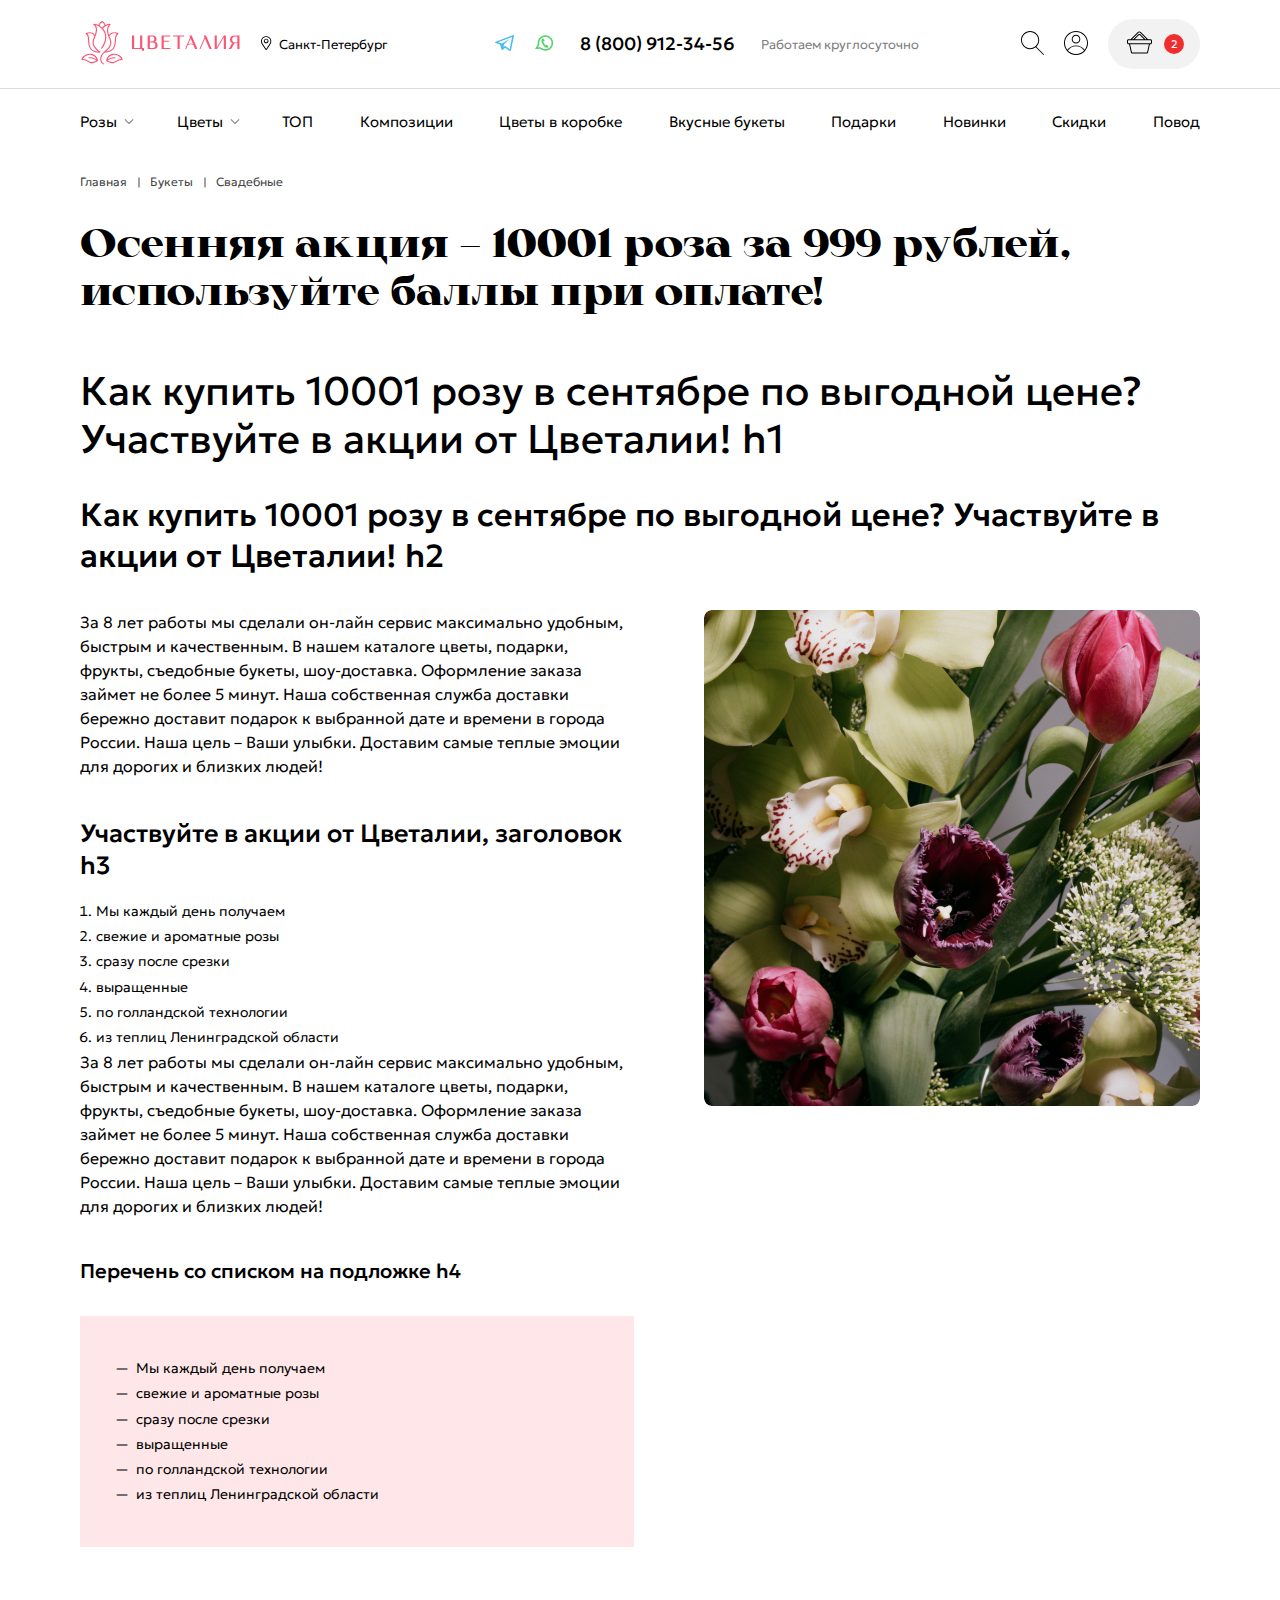
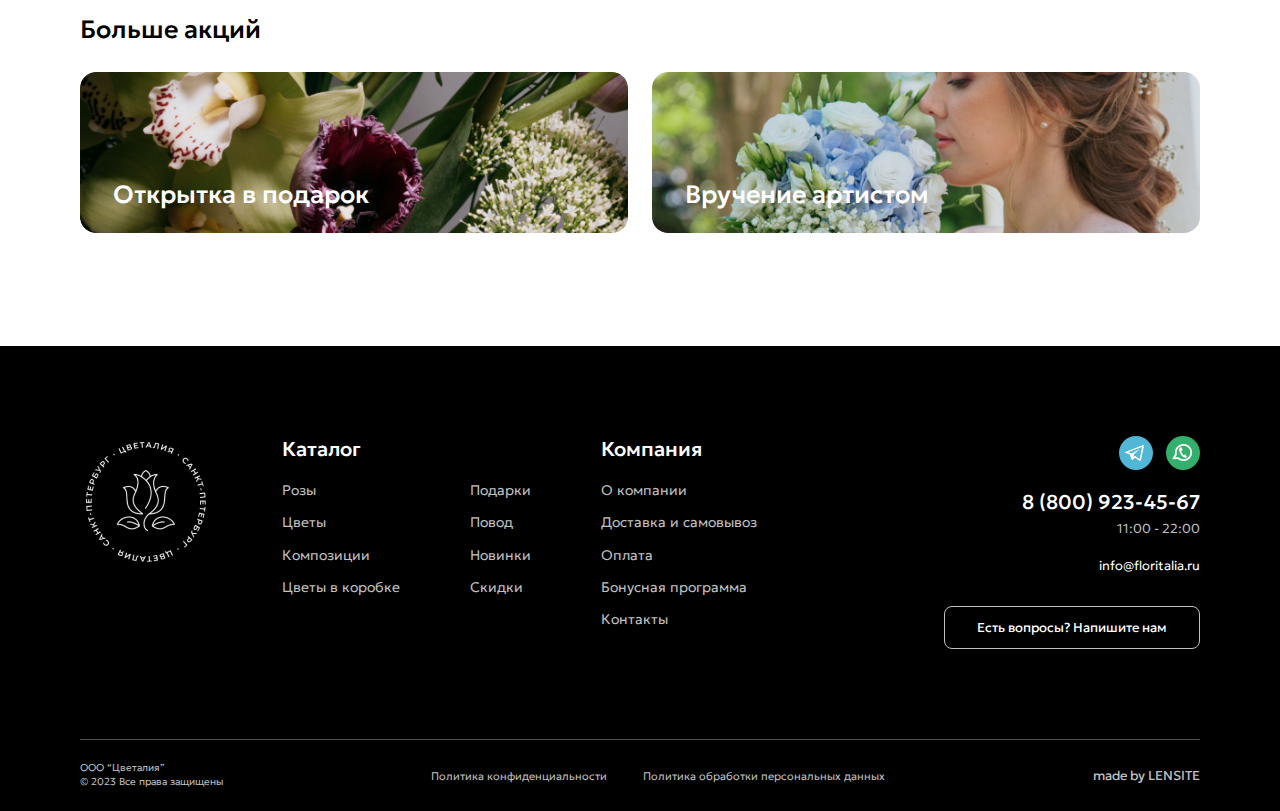
<file: special.html>
<!DOCTYPE html>
<html lang="ru">
	 <head>
	<title>Главная</title>
	<meta charset="UTF-8">
	<meta name="format-detection" content="telephone=no">
	<link rel="stylesheet" href="css/style.min.css">
	<link rel="shortcut icon" href="favicon.ico">
	<link rel="preload" as="fetch" href="js/vendors.min.js">
	<link rel="preload" as="fetch" href="js/app.min.js">
	<!-- <link rel="preload" as="fetch" href="js/map.min.js"> -->
	<link rel="preload" as="image" href="img/gallary1.png">

	<!-- <meta name="robots" content="noindex, nofollow"> -->
	<!-- <meta name="viewport" content="width=device-width, initial-scale=1.0, maximum-scale=1.0, user-scalable=0"> -->
	<meta name="viewport" content="width=device-width, initial-scale=1.0">
	<script defer src="js/vendors.min.js"></script>
	<script defer src="js/app.min.js"></script>
</head>
	<body>
		<div class="wrapper">
			<header class="header">
	<div class="header__container">


		<div class="header__statusBox">
			<div class="header__box">

				<div class="header__top _container">
					<div class="header__left">
						<a href="index.html" class="header__logo"><svg><use xlink:href="img/sprite.svg#logo-up"></use></svg></a>
						<div class="header__sity" data-da=".menu__sity, 991, 1">
							
							<select name="form[]" class="js-sel header__select">
								<option value="1" selected>Санкт-Петербург</option>
								<option value="2">Пункт №2</option>
								<option value="3">Пункт №3</option>
								<option value="4">Пункт №4</option>
							</select>
							<div class="header__navig">
								<svg><use xlink:href="img/sprite.svg#navig"></use></svg>
							</div>
						</div>
						
					</div>
			
					<div class="header__center">
						<div class="header__icons">
							<div class="header__icon"><a href="#"><svg><use xlink:href="img/sprite.svg#tg"></use></svg></a></div>
							<div class="header__icon"><a href="#"><svg><use xlink:href="img/sprite.svg#wts"></use></svg></a></div>
						</div>
						<div class="header__number"><a href="#">8 (800) 912-34-56</a></div>
		
						<div class="header__timework">
							<div>Работаем круглосуточно</div>
						</div>				
		
						<a href="index.html" class="header__logoMobile"><svg><use xlink:href="img/sprite.svg#logo-mob"></use></svg></a>
					</div>
			
					<div class="header__right">
						<div class="header__search">
	
							<a href="#search" class="header__searchImage _popup-link">
								<svg><use fill="#000" xlink:href="img/sprite.svg#search"></use></svg>
							</a>
						</div>
						<div class="header__user">
							<a href="#entrance" class="_popup-link"><svg><use xlink:href="img/sprite.svg#user"></use></svg></a>
						</div>
			
						<div class="header__basket">
							<div class="header__basketImage">
								<svg><use fill="#000" xlink:href="img/sprite.svg#cart"></use></svg>
							</div>
							<div class="header__counter">
								<span>2</span>
							</div>
							
						</div>
						
					</div>
	
					<div class="header__basketMenu basket">
						<div class="basket__content">
							<div class="basket__head">
								Корзина
							</div>
							<div class="basket__block">
								<div class="basket__box">
									<div class="fast__block">
										<div class="fast__image">
											<img src="img/popup-product.png" alt="">
										</div>
										<div class="fast__info">
											<div class="fast__head">
												<div class="fast__head_image">
													<img src="img/popup-product.png" alt="">
												</div>
												<div class="fast__head_btn">Букет светлых кустовых пионовидных роз в розовой коробке</div>
												<div class="fast__close _closeArrow"></div>
											</div>
											<div class="fast__function">
												<div class="fast__size">
													<div class="product__size">
														<svg><use xlink:href="img/sprite.svg#krest"></use></svg>
														<div>40-45 см</div>
													</div>
													<div class="product__size">
														<svg><use xlink:href="img/sprite.svg#up"></use></svg>
														<div>60-65 см</div>
													</div>
												</div>
		
												<div class="fast__quantity">
													<div class="product__quantity quantity">
														<button type="button" class="quantity__button quantity__button_minus"></button>
														<div class="quantity__input">
															<input autocomplete="off" type="text" name="form[]" value="1">
														</div>
														<button type="button" class="quantity__button quantity__button_plus"></button>
													</div>
												</div>
		
												<div class="fast__price">
													<div>3 590 ₽</div>
												</div>
		
											</div>
										</div>
									</div>
								</div>
	
								<div class="basket__box">
									<div class="fast__block">
										<div class="fast__image">
											<img src="img/popup-product.png" alt="">
										</div>
										<div class="fast__info">
											<div class="fast__head">
												<div class="fast__head_image">
													<img src="img/popup-product.png" alt="">
												</div>
												<div class="fast__head_btn">Букет светлых кустовых пионовидных роз в розовой коробке</div>
												<div class="fast__close _closeArrow"></div>
											</div>
											<div class="fast__function">
												<div class="fast__size">
													<div class="product__size">
														<svg><use xlink:href="img/sprite.svg#krest"></use></svg>
														<div>40-45 см</div>
													</div>
													<div class="product__size">
														<svg><use xlink:href="img/sprite.svg#up"></use></svg>
														<div>60-65 см</div>
													</div>
												</div>
		
												<div class="fast__quantity">
													<div class="product__quantity quantity">
														<button type="button" class="quantity__button quantity__button_minus"></button>
														<div class="quantity__input">
															<input autocomplete="off" type="text" name="form[]" value="1">
														</div>
														<button type="button" class="quantity__button quantity__button_plus"></button>
													</div>
												</div>
		
												<div class="fast__price">
													<div>3 590 ₽</div>
												</div>
		
											</div>
										</div>
									</div>
								</div>
	
							</div>
	
							<div class="basket__info">
								<div class="basket__text">
									<div>Итого:</div>
								</div>
								<div class="basket__price">
									<div>7180 р</div>
								</div>
							</div>
	
							<div class="basket__buttons">
								<div class="basket__button _button_pink">
									<a href="#">Оформить заказ</a>
								</div>
	
								<div class="basket__button _button_black">
									<a href="#">Перейти в корзину</a>
								</div>
	
							</div>
							<div class="basket__close _closeArrow"></div>
						</div>
					</div>
					
				</div>
	
			</div>
		</div>

		<div class="header__bottom">
			<div class="header__menu menu _container">
				<button type="button" class="menu__icon icon-menu" data-da=".header__left, 991, 1">
					<svg><use xlink:href="img/sprite.svg#crosses"></use></svg>
					<span>Меню</span>
				</button>
				<!-- <button type="button" data-da=".header__left, 991, 1">
					<div class="menu__arrow">
						<svg><use xlink:href="img/sprite.svg#arrow-back"></use></svg>
					</div>
				</button> -->
				<nav class="menu__body">
					<ul class="menu__list">
						<li class="menu__item menu__item_header _item_arrow _subMenu">
							<a href="#" class="menu__link _item_arrowblock">Розы</a>

							<div class="sub-menu__list">

								<div class="sub-menu__cap">
									<div class="sub-menu__filtersArrow menu__arrowBlock">
										<svg><use xlink:href="img/sprite.svg#arrow-back"></use></svg>
										<div class="menu__arrowText">
											Все цветы
										</div>
									</div>
								</div>
								
								<ul class="sub-menu__block">
											<!-- 1 -->
											<li class="sub-menu__item">
												<a href="#" class="sub-menu__box">
													<div class="sub-menu__image">
														<img src="img/rose1.png" alt="">
													</div>
													<div class="sub-menu__text">
														<div>Розовые розы</div>
													</div>
												</a>
											</li>

											<!-- 2 -->
											<li class="sub-menu__item">
												<a href="#" class="sub-menu__box">
													<div class="sub-menu__image">
														<img src="img/rose2.png" alt="">
													</div>
													<div class="sub-menu__text">
														<div>Чайные розы</div>
													</div>
												</a>
											</li>

											<!-- 3 -->
											<li class="sub-menu__item">
												<a href="#" class="sub-menu__box">
													<div class="sub-menu__image">
														<img src="img/rose3.png" alt="">
													</div>
													<div class="sub-menu__text">
														<div>Белые розы</div>
													</div>
												</a>
											</li>

										<!-- 4 -->
										<li class="sub-menu__item">
											<a href="#" class="sub-menu__box">
												<div class="sub-menu__image">
													<img src="img/rose4.png" alt="">
												</div>
												<div class="sub-menu__text">
													<div>Красные розы</div>
												</div>
											</a>
										</li>

										<!-- 5 -->
										<li class="sub-menu__item">
											<a href="#" class="sub-menu__box">
												<div class="sub-menu__image">
													<img src="img/rose5.png" alt="">
												</div>
												<div class="sub-menu__text">
													<div>Розы в коробках</div>
												</div>
											</a>
										</li>

										<!-- 6 -->
										<li class="sub-menu__item">
											<a href="#" class="sub-menu__box">
												<div class="sub-menu__image">
													<img src="img/rose6.png" alt="">
												</div>
												<div class="sub-menu__text">
													<div>Букеты из роз</div>
												</div>
											</a>
										</li>

								</ul>
							</div>

						</li>
						<li class="menu__item menu__item_header _item_arrow _subMenu">
							<a href="#" class="menu__link _item_arrowblock">Цветы</a>

							<div class="sub-menu__list">
								<div class="sub-menu__cap">
									<div class="sub-menu__filtersArrow menu__arrowBlock">
										<svg><use xlink:href="img/sprite.svg#arrow-back"></use></svg>
										<div class="menu__arrowText">
											Все цветы
										</div>
									</div>
								</div>
								<div class="sub-menu__block sub-menu__block_line">
									<ul class="sub-menu__block_mas">
										<!-- 1 -->
										<li class="sub-menu__item">
											<a href="#" class="sub-menu__box">
												<div class="sub-menu__image">
													<img src="img/flowers1.png" alt="">
												</div>
												<div class="sub-menu__text">
													<div>Альстромерии</div>
												</div>
											</a>
										</li>
		
										<!-- 2 -->
										<li class="sub-menu__item">
											<a href="#" class="sub-menu__box">
												<div class="sub-menu__image">
													<img src="img/flowers2.png" alt="">
												</div>
												<div class="sub-menu__text">
													<div>Герберы</div>
												</div>
											</a>
										</li>
		
										<!-- 3 -->
										<li class="sub-menu__item">
											<a href="#" class="sub-menu__box">
												<div class="sub-menu__image">
													<img src="img/flowers3.png" alt="">
												</div>
												<div class="sub-menu__text">
													<div>Гвоздики</div>
												</div>
											</a>
										</li>
		
										<!-- 4 -->
										<li class="sub-menu__item">
											<a href="#" class="sub-menu__box">
												<div class="sub-menu__image">
													<img src="img/flowers4.png" alt="">
												</div>
												<div class="sub-menu__text">
													<div>Гипсофила</div>
												</div>
											</a>
										</li>
		
										<!-- 5 -->
										<li class="sub-menu__item">
											<a href="#" class="sub-menu__box">
												<div class="sub-menu__image">
													<img src="img/flowers5.png" alt="">
												</div>
												<div class="sub-menu__text">
													<div>Гортензии</div>
												</div>
											</a>
										</li>
		
										<!-- 6 -->
										<li class="sub-menu__item">
											<a href="#" class="sub-menu__box">
												<div class="sub-menu__image">
													<img src="img/flowers6.png" alt="">
												</div>
												<div class="sub-menu__text">
													<div>Ирисы</div>
												</div>
											</a>
										</li>
		
										<!-- 7 -->
										<li class="sub-menu__item">
											<a href="#" class="sub-menu__box">
												<div class="sub-menu__image">
													<img src="img/flowers7.png" alt="">
												</div>
												<div class="sub-menu__text">
													<div>Каллы</div>
												</div>
											</a>
										</li>
		
										<!-- 8 -->
										<li class="sub-menu__item">
											<a href="#" class="sub-menu__box">
												<div class="sub-menu__image">
													<img src="img/flowers8.png" alt="">
												</div>
												<div class="sub-menu__text">
													<div>Лилии</div>
												</div>
											</a>
										</li>
		
										<!-- 9 -->
										<li class="sub-menu__item">
											<a href="#" class="sub-menu__box">
												<div class="sub-menu__image">
													<img src="img/flowers9.png" alt="">
												</div>
												<div class="sub-menu__text">
													<div>Орхидеи</div>
												</div>
											</a>
										</li>

									</ul>
									<ul class="sub-menu__block_mas">

										<!-- 10 -->
										<li class="sub-menu__item">
											<a href="#" class="sub-menu__box">
												<div class="sub-menu__image">
													<img src="img/flowers10.png" alt="">
												</div>
												<div class="sub-menu__text">
													<div>Пионы</div>
												</div>
											</a>
										</li>
		
										<!-- 11 -->
										<li class="sub-menu__item">
											<a href="#" class="sub-menu__box">
												<div class="sub-menu__image">
													<img src="img/flowers11.png" alt="">
												</div>
												<div class="sub-menu__text">
													<div>Подсолнухи</div>
												</div>
											</a>
										</li>
		
										<!-- 12 -->
										<li class="sub-menu__item">
											<a href="#" class="sub-menu__box">
												<div class="sub-menu__image">
													<img src="img/flowers12.png" alt="">
												</div>
												<div class="sub-menu__text">
													<div>Ромашки</div>
												</div>
											</a>
										</li>
		
										<!-- 13 -->
										<li class="sub-menu__item">
											<a href="#" class="sub-menu__box">
												<div class="sub-menu__image">
													<img src="img/flowers13.png" alt="">
												</div>
												<div class="sub-menu__text">
													<div>Статица</div>
												</div>
											</a>
										</li>
		
										<!-- 14 -->
										<li class="sub-menu__item">
											<a href="#" class="sub-menu__box">
												<div class="sub-menu__image">
													<img src="img/flowers14.png" alt="">
												</div>
												<div class="sub-menu__text">
													<div>Сухоцветы</div>
												</div>
											</a>
										</li>
		
										<!-- 15 -->
										<li class="sub-menu__item">
											<a href="#" class="sub-menu__box">
												<div class="sub-menu__image">
													<img src="img/flowers15.png" alt="">
												</div>
												<div class="sub-menu__text">
													<div>Тюльпаны</div>
												</div>
											</a>
										</li>
		
										<!-- 16 -->
										<li class="sub-menu__item">
											<a href="#" class="sub-menu__box">
												<div class="sub-menu__image">
													<img src="img/flowers16.png" alt="">
												</div>
												<div class="sub-menu__text">
													<div>Фрезия</div>
												</div>
											</a>
										</li>
		
										<!-- 17 -->
										<li class="sub-menu__item">
											<a href="#" class="sub-menu__box">
												<div class="sub-menu__image">
													<img src="img/flowers17.png" alt="">
												</div>
												<div class="sub-menu__text">
													<div>Хризантемы</div>
												</div>
											</a>
										</li>
		
										<!-- 18 -->
										<li class="sub-menu__item">
											<a href="#" class="sub-menu__box">
												<div class="sub-menu__image">
													<img src="img/flowers18.png" alt="">
												</div>
												<div class="sub-menu__text">
													<div>Эустома</div>
												</div>
											</a>
										</li>

									</ul>
								</div>
								
							</div>
						</li>
						<li class="menu__item"><a href="#" class="menu__link">ТОП</a></li>
						<li class="menu__item"><a href="#" class="menu__link">Композиции</a></li>
						<li class="menu__item"><a href="#" class="menu__link">Цветы в коробке</a></li>
						<li class="menu__item"><a href="#" class="menu__link">Вкусные букеты</a></li>
						<li class="menu__item"><a href="#" class="menu__link">Подарки</a></li>
						<li class="menu__item"><a href="#" class="menu__link">Новинки</a></li>
						<li class="menu__item"><a href="#" class="menu__link">Скидки</a></li>
						<li class="menu__item"><a href="#" class="menu__link">Повод</a></li>
					</ul>
					<div class="menu__pages">
						<ul class="menu__pagesMenu">
							<li class="menu__pagesItem"><a href="#">О компании</a></li>
							<li class="menu__pagesItem"><a href="#">Доставка и самовывоз</a></li>
							<li class="menu__pagesItem"><a href="#">Оплата</a></li>
							<li class="menu__pagesItem"><a href="#">Бонусная программа</a></li>
							<li class="menu__pagesItem"><a href="#">Контакты</a></li>
						</ul>
					</div>
					<div class="menu__sity">

					</div>
				</nav>
			</div>
		</div>



	</div>
</header>


<div class="chase">
	<div class="chase__block _container">
		<div class="chase__menu">

			
			<div class="header__menu menu">
				<nav class="menu__body">
					<ul class="menu__list">
						<li class="menu__item menu__item_header _item_arrow _subMenu">
							<a href="#" class="menu__link _item_arrowblock">Розы</a>
							<ul class="sub-menu__list">
								<div class="sub-menu__block">
										<!-- 1 -->
										<li class="sub-menu__item">
											<a href="#" class="sub-menu__box">
												<div class="sub-menu__image">
													<img src="img/rose1.png" alt="">
												</div>
												<div class="sub-menu__text">
													<div>Розовые розы</div>
												</div>
											</a>
										</li>

										<!-- 2 -->
										<li class="sub-menu__item">
											<a href="#" class="sub-menu__box">
												<div class="sub-menu__image">
													<img src="img/rose2.png" alt="">
												</div>
												<div class="sub-menu__text">
													<div>Чайные розы</div>
												</div>
											</a>
										</li>

										<!-- 3 -->
										<li class="sub-menu__item">
											<a href="#" class="sub-menu__box">
												<div class="sub-menu__image">
													<img src="img/rose3.png" alt="">
												</div>
												<div class="sub-menu__text">
													<div>Белые розы</div>
												</div>
											</a>
										</li>

									<!-- 4 -->
									<li class="sub-menu__item">
										<a href="#" class="sub-menu__box">
											<div class="sub-menu__image">
												<img src="img/rose4.png" alt="">
											</div>
											<div class="sub-menu__text">
												<div>Красные розы</div>
											</div>
										</a>
									</li>

									<!-- 5 -->
									<li class="sub-menu__item">
										<a href="#" class="sub-menu__box">
											<div class="sub-menu__image">
												<img src="img/rose5.png" alt="">
											</div>
											<div class="sub-menu__text">
												<div>Розы в коробках</div>
											</div>
										</a>
									</li>

									<!-- 6 -->
									<li class="sub-menu__item">
										<a href="#" class="sub-menu__box">
											<div class="sub-menu__image">
												<img src="img/rose6.png" alt="">
											</div>
											<div class="sub-menu__text">
												<div>Букеты из роз</div>
											</div>
										</a>
									</li>

								</div>

							</ul>

						</li>
						<li class="menu__item menu__item_header _item_arrow _subMenu">
							<a href="#" class="menu__link _item_arrowblock">Цветы</a>
							<ul class="sub-menu__list">
								<div class="sub-menu__block">
									<!-- 1 -->
									<li class="sub-menu__item">
										<a href="#" class="sub-menu__box">
											<div class="sub-menu__image">
												<img src="img/flowers1.png" alt="">
											</div>
											<div class="sub-menu__text">
												<div>Альстромерии</div>
											</div>
										</a>
									</li>
	
									<!-- 2 -->
									<li class="sub-menu__item">
										<a href="#" class="sub-menu__box">
											<div class="sub-menu__image">
												<img src="img/flowers2.png" alt="">
											</div>
											<div class="sub-menu__text">
												<div>Герберы</div>
											</div>
										</a>
									</li>
	
									<!-- 3 -->
									<li class="sub-menu__item">
										<a href="#" class="sub-menu__box">
											<div class="sub-menu__image">
												<img src="img/flowers3.png" alt="">
											</div>
											<div class="sub-menu__text">
												<div>Гвоздики</div>
											</div>
										</a>
									</li>
	
									<!-- 4 -->
									<li class="sub-menu__item">
										<a href="#" class="sub-menu__box">
											<div class="sub-menu__image">
												<img src="img/flowers4.png" alt="">
											</div>
											<div class="sub-menu__text">
												<div>Гипсофила</div>
											</div>
										</a>
									</li>
	
									<!-- 5 -->
									<li class="sub-menu__item">
										<a href="#" class="sub-menu__box">
											<div class="sub-menu__image">
												<img src="img/flowers5.png" alt="">
											</div>
											<div class="sub-menu__text">
												<div>Гортензии</div>
											</div>
										</a>
									</li>
	
									<!-- 6 -->
									<li class="sub-menu__item">
										<a href="#" class="sub-menu__box">
											<div class="sub-menu__image">
												<img src="img/flowers6.png" alt="">
											</div>
											<div class="sub-menu__text">
												<div>Ирисы</div>
											</div>
										</a>
									</li>
	
									<!-- 7 -->
									<li class="sub-menu__item">
										<a href="#" class="sub-menu__box">
											<div class="sub-menu__image">
												<img src="img/flowers7.png" alt="">
											</div>
											<div class="sub-menu__text">
												<div>Каллы</div>
											</div>
										</a>
									</li>
	
									<!-- 8 -->
									<li class="sub-menu__item">
										<a href="#" class="sub-menu__box">
											<div class="sub-menu__image">
												<img src="img/flowers8.png" alt="">
											</div>
											<div class="sub-menu__text">
												<div>Лилии</div>
											</div>
										</a>
									</li>
	
									<!-- 9 -->
									<li class="sub-menu__item">
										<a href="#" class="sub-menu__box">
											<div class="sub-menu__image">
												<img src="img/flowers9.png" alt="">
											</div>
											<div class="sub-menu__text">
												<div>Орхидеи</div>
											</div>
										</a>
									</li>
								</div>
								
								<div class="sub-menu__block">
									<!-- 10 -->
									<li class="sub-menu__item">
										<a href="#" class="sub-menu__box">
											<div class="sub-menu__image">
												<img src="img/flowers10.png" alt="">
											</div>
											<div class="sub-menu__text">
												<div>Пионы</div>
											</div>
										</a>
									</li>
	
									<!-- 11 -->
									<li class="sub-menu__item">
										<a href="#" class="sub-menu__box">
											<div class="sub-menu__image">
												<img src="img/flowers11.png" alt="">
											</div>
											<div class="sub-menu__text">
												<div>Подсолнухи</div>
											</div>
										</a>
									</li>
	
									<!-- 12 -->
									<li class="sub-menu__item">
										<a href="#" class="sub-menu__box">
											<div class="sub-menu__image">
												<img src="img/flowers12.png" alt="">
											</div>
											<div class="sub-menu__text">
												<div>Ромашки</div>
											</div>
										</a>
									</li>
	
									<!-- 13 -->
									<li class="sub-menu__item">
										<a href="#" class="sub-menu__box">
											<div class="sub-menu__image">
												<img src="img/flowers13.png" alt="">
											</div>
											<div class="sub-menu__text">
												<div>Статица</div>
											</div>
										</a>
									</li>
	
									<!-- 14 -->
									<li class="sub-menu__item">
										<a href="#" class="sub-menu__box">
											<div class="sub-menu__image">
												<img src="img/flowers14.png" alt="">
											</div>
											<div class="sub-menu__text">
												<div>Сухоцветы</div>
											</div>
										</a>
									</li>
	
									<!-- 15 -->
									<li class="sub-menu__item">
										<a href="#" class="sub-menu__box">
											<div class="sub-menu__image">
												<img src="img/flowers15.png" alt="">
											</div>
											<div class="sub-menu__text">
												<div>Тюльпаны</div>
											</div>
										</a>
									</li>
	
									<!-- 16 -->
									<li class="sub-menu__item">
										<a href="#" class="sub-menu__box">
											<div class="sub-menu__image">
												<img src="img/flowers16.png" alt="">
											</div>
											<div class="sub-menu__text">
												<div>Фрезия</div>
											</div>
										</a>
									</li>
	
									<!-- 17 -->
									<li class="sub-menu__item">
										<a href="#" class="sub-menu__box">
											<div class="sub-menu__image">
												<img src="img/flowers17.png" alt="">
											</div>
											<div class="sub-menu__text">
												<div>Хризантемы</div>
											</div>
										</a>
									</li>
	
									<!-- 18 -->
									<li class="sub-menu__item">
										<a href="#" class="sub-menu__box">
											<div class="sub-menu__image">
												<img src="img/flowers18.png" alt="">
											</div>
											<div class="sub-menu__text">
												<div>Эустома</div>
											</div>
										</a>
									</li>
								</div>

							</ul>
						</li>
						<li class="menu__item"><a href="#" class="menu__link">ТОП</a></li>
						<li class="menu__item"><a href="#" class="menu__link">Композиции</a></li>
						<li class="menu__item"><a href="#" class="menu__link">Цветы в коробке</a></li>
						<li class="menu__item"><a href="#" class="menu__link">Вкусные букеты</a></li>
						<li class="menu__item"><a href="#" class="menu__link">Подарки</a></li>
						<li class="menu__item"><a href="#" class="menu__link">Новинки</a></li>
						<li class="menu__item"><a href="#" class="menu__link">Скидки</a></li>
						<li class="menu__item"><a href="#" class="menu__link">Повод</a></li>
					</ul>
					<div class="menu__pages">
						<ul class="menu__pagesMenu">
							<li class="menu__pagesItem"><a href="#">О компании</a></li>
							<li class="menu__pagesItem"><a href="#">Доставка и самовывоз</a></li>
							<li class="menu__pagesItem"><a href="#">Оплата</a></li>
							<li class="menu__pagesItem"><a href="#">Бонусная программа</a></li>
							<li class="menu__pagesItem"><a href="#">Контакты</a></li>
						</ul>
					</div>
					<div class="menu__sity">

					</div>
				</nav>
			</div>


		</div>

		<div class="chase__cart">
			<div class="header__basket">
				<div class="header__basketImage">
					<svg><use fill="#000" xlink:href="img/sprite.svg#cart"></use></svg>
				</div>
				<div class="header__counter">
					<span>2</span>
				</div>
				
			</div>
		</div>

		<!-- <div class="header__basketMenu basket">
			<div class="basket__content">
				<div class="basket__head">
					<h3>Корзина</h3>
				</div>
				<div class="basket__block">
					<div class="basket__box">
						<div class="fast__block">
							<div class="fast__image">
								<img src="img/popup-product.png" alt="">
							</div>
							<div class="fast__info">
								<div class="fast__head">
									<div class="fast__head_image">
										<img src="img/popup-product.png" alt="">
									</div>
									<h4>Букет светлых кустовых пионовидных роз в розовой коробке</h4>
									<div class="fast__close _closeArrow"></div>
								</div>
								<div class="fast__function">
									<div class="fast__size">
										<div class="product__size">
											<svg><use xlink:href="/img/sprite.svg#krest"></use></svg>
											<p>40-45 см</p>
										</div>
										<div class="product__size">
											<svg><use xlink:href="/img/sprite.svg#up"></use></svg>
											<p>60-65 см</p>
										</div>
									</div>

									<div class="fast__quantity">
										<div class="product__quantity quantity">
											<button type="button" class="quantity__button quantity__button_minus"></button>
											<div class="quantity__input">
												<input autocomplete="off" type="text" name="form[]" value="1">
											</div>
											<button type="button" class="quantity__button quantity__button_plus"></button>
										</div>
									</div>

									<div class="fast__price">
										<p>3 590 ₽</p>
									</div>

								</div>
							</div>
						</div>
					</div>

					<div class="basket__box">
						<div class="fast__block">
							<div class="fast__image">
								<img src="img/popup-product.png" alt="">
							</div>
							<div class="fast__info">
								<div class="fast__head">
									<div class="fast__head_image">
										<img src="img/popup-product.png" alt="">
									</div>
									<h4>Букет светлых кустовых пионовидных роз в розовой коробке</h4>
									<div class="fast__close _closeArrow"></div>
								</div>
								<div class="fast__function">
									<div class="fast__size">
										<div class="product__size">
											<svg><use xlink:href="/img/sprite.svg#krest"></use></svg>
											<p>40-45 см</p>
										</div>
										<div class="product__size">
											<svg><use xlink:href="/img/sprite.svg#up"></use></svg>
											<p>60-65 см</p>
										</div>
									</div>

									<div class="fast__quantity">
										<div class="product__quantity quantity">
											<button type="button" class="quantity__button quantity__button_minus"></button>
											<div class="quantity__input">
												<input autocomplete="off" type="text" name="form[]" value="1">
											</div>
											<button type="button" class="quantity__button quantity__button_plus"></button>
										</div>
									</div>

									<div class="fast__price">
										<p>3 590 ₽</p>
									</div>

								</div>
							</div>
						</div>
					</div>

				</div>

				<div class="basket__info">
					<div class="basket__text">
						<p>Итого:</p>
					</div>
					<div class="basket__price">
						<p>7180 р</p>
					</div>
				</div>

				<div class="basket__buttons">
					<div class="basket__button">
						<a href="#">Оформить заказ</a>
					</div>

					<div class="basket__button">
						<a href="#">Перейти в корзину</a>
					</div>

				</div>
			</div>
		</div> -->

	</div>
</div>
			<main class="page">

            <div class="cap">
					<div class="cap__content _container">
						<ul class="cap__crumbs">
							<li class="cap__crumb">
								<a href="#" class="cap__crumb_link">Главная</a>
							</li>
							<li class="cap__crumb">
								<a href="#" class="cap__crumb_link">Букеты</a>
							</li>
							<li class="cap__crumb">
								<a href="#" class="cap__crumb_link">Свадебные</a>
							</li>
						</ul>
						<div class="cap__header">
							<div class="_macherTitle">Осенняя акция – 10001 роза за 999 рублей, используйте баллы при оплате!</div>
						</div>
					</div>
					
				</div>


            <div class="special">

               <div class="special__content _container">

                  <!-- <div class="special__info">
                     <h2 class="special__head">Как купить 10001 розу в сентябре по выгодной цене? Участвуйте в акции от Цветалии!</h2>
                     <div class="special__text">За 8 лет работы мы сделали он-лайн сервис максимально удобным, быстрым и качественным. В нашем каталоге цветы, подарки, фрукты, съедобные букеты, шоу-доставка. Оформление заказа займет не более 5 минут. Наша собственная служба доставки бережно доставит подарок к выбранной дате и времени в города России. Наша цель – Ваши улыбки. Доставим самые теплые эмоции для дорогих и близких людей!</div>
                  </div> -->
						<h1>Как купить 10001 розу в сентябре по выгодной цене? Участвуйте в акции от Цветалии! h1</h1>
						<h2>Как купить 10001 розу в сентябре по выгодной цене? Участвуйте в акции от Цветалии! h2</h2>
						<div class="special__line">
							<div class="special__article">
								<p>За 8 лет работы мы сделали он-лайн сервис максимально удобным, быстрым и качественным. В нашем каталоге цветы, подарки, фрукты, съедобные букеты, шоу-доставка. Оформление заказа займет не более 5 минут. Наша собственная служба доставки бережно доставит подарок к выбранной дате и времени в города России. Наша цель – Ваши улыбки. Доставим самые теплые эмоции для дорогих и близких людей!</p>
								<h3>Участвуйте в акции от Цветалии, заголовок h3</h3>
								<ol>
									<li>Мы каждый день получаем</li>
									<li>свежие и ароматные розы</li>
									<li>сразу после срезки</li>
									<li>выращенные</li>
									<li>по голландской технологии</li>
									<li>из теплиц Ленинградской области</li>
								</ol>
								<p>За 8 лет работы мы сделали он-лайн сервис максимально удобным, быстрым и <a href="#">качественным</a>. В нашем каталоге цветы, подарки, фрукты, съедобные букеты, шоу-доставка. Оформление заказа займет не более 5 минут. Наша собственная служба доставки бережно доставит подарок к выбранной дате и времени в города России. Наша цель – Ваши улыбки. Доставим самые теплые эмоции для дорогих и близких людей!</p>
								<h4>Перечень со списком на подложке h4</h4>
								<ul class="special__list">
									<li>Мы каждый день получаем</li>
									<li>свежие и ароматные розы</li>
									<li>сразу после срезки</li>
									<li>выращенные</li>
									<li>по голландской технологии</li>
									<li>из теплиц Ленинградской области</li>
								</ul>
							</div>
							<div class="special__images">
								<img src="img/roseArt.png" alt="">
							</div>
						</div>
						

                  
                  <div class="special__promotion">Больше акций</div>
                  <div class="special__block">
                     <!-- 1 -->
                     <a href="#" class="special__box">
                        <img src="img/special-1.png" alt="">
                        <div class="special__title">Открытка в подарок</div>
                     </a>
                     <!-- 2 -->
                     <a href="#" class="special__box">
                        <img src="img/special-2.png" alt="">
                        <div class="special__title">Вручение артистом</div>
                     </a>
                  </div>

               </div>
               
            </div>


         </main>
			<footer class="footer">
	<div class="footer__container _container">
		<div class="footer__top">
			<div class="footer__center">
				<div class="footer__blockImage">
					<a href="#" class="footer__logo" data-da=".footer__blockLast, 768, last"><svg><use xlink:href="img/sprite.svg#footerSvg"></use></svg></a>
					<div class="footer__block">
						<div class="footer__title">
							Каталог
						</div>
						<div class="footer__catalog">
							<ul class="footer__list">
								<li class="footer__item"><a href="catalog.html">Розы</a></li>
								<li class="footer__item"><a href="#">Цветы</a></li>
								<li class="footer__item"><a href="#">Композиции</a></li>
								<li class="footer__item"><a href="#">Цветы в коробке</a></li>
							</ul>
							<ul class="footer__list">
								<li class="footer__item"><a href="#">Подарки</a></li>
								<li class="footer__item"><a href="#">Повод</a></li>
								<li class="footer__item"><a href="#">Новинки</a></li>
								<li class="footer__item"><a href="special.html">Скидки</a></li>
							</ul>
						</div>
						
					</div>
				</div>

				<div class="footer__block footer__blockLast">
					<div class="footer__title">
						Компания
					</div>
					<ul class="footer__list">
						<li class="footer__item"><a href="company.html">О компании</a></li>
						<li class="footer__item"><a href="#">Доставка и самовывоз</a></li>
						<li class="footer__item"><a href="payment.html">Оплата</a></li>
						<li class="footer__item"><a href="bonus.html">Бонусная программа</a></li>
						<li class="footer__item"><a href="contact.html">Контакты</a></li>
					</ul>
				</div>

			</div>
			<div class="footer__right">
				<div class="footer__phone">
					<div class="footer__icons">
						<a href="#" class="footer__icon">
							<svg><use xlink:href="img/sprite.svg#foot-tg"></use></svg>
						</a>
						<a href="#" class="footer__icon">
							<svg><use xlink:href="img/sprite.svg#wts-foot"></use></svg>
						</a>
					</div>
					<div class="footer__number">
						<a href="#">8 (800) 923-45-67</a>
					</div>
				</div>
				<div class="footer__time">
					<div>11:00 - 22:00</div>
				</div>
				<a href="#" class="footer__email">
					info@floritalia.ru
				</a>
				<div class="footer__button">Есть вопросы? Напишите нам</div>
			</div>
		</div>

		<div class="footer__bottom">
			<div class="footer__box">
				<div class="footer__comp">
					<div>ООО “Цветалия”</div>
					<div>© 2023 Все права защищены</div>
				</div>
				<div class="footer__policy" data-da=".footer__bottom, 768, 0">
					<div class="footer__privacy">
						<a href="#">Политика конфиденциальности</a>
					</div>
					<div class="footer__privacy">
						<a href="#">Политика обработки персональных данных</a>
					</div>
				</div>
				<div class="footer__lensite">
					<div>made by LENSITE</div>
				</div>
			</div>
		</div>
	</div>
</footer>
		</div>
		<div class="popup popup_product">
	<div class="popup__content">
		<div class="popup__body">
			<div class="popup__close _closeArrow"></div>
			<div class="fast">
				<div class="popup__fast fast">
					<div class="fast__title">
						Быстрый заказ
					</div>
					<div class="fast__text">
						<div>Оформите заказ по телефону +7(812) 912-34-56 или заполните форму ниже</div>
					</div>
					<form action="#" class="fast__form">
						<div class="fast__contact">
							<div class="fast__input">
								<label for="">Ваше имя</label>
								<input autocomplete="off" type="text" name="form[]" data-value="" data-error="Введите корректное значение" placeholder="" class="input _req">
								<div class="form__error"></div>
							</div>
							<div class="fast__input">
								<label for="">Номер телефона</label>
								<input autocomplete="off" type="text" name="form[]" data-value="" data-error="Введите корректное значение" placeholder="" class="input _req _phone">
								<div class="form__error"></div>
							</div>
						</div>

						<div class="fast__box">

							<!-- 1 -->
							<div class="fast__block">
								<div class="fast__image">
									<img src="img/popup-product.png" alt="">
								</div>
								<div class="fast__info">
									<div class="fast__head">
										<div class="fast__head_image">
											<img src="img/popup-product.png" alt="">
										</div>
										<div class="fast__head_btn">Букет светлых кустовых пионовидных роз в розовой коробке</div>
										<div class="fast__close _closeArrow"></div>
									</div>
									<div class="fast__function">
										<div class="fast__size">
											<div class="product__size">
												<svg><use xlink:href="img/sprite.svg#krest"></use></svg>
												<div>40-45 см</div>
											</div>
											<div class="product__size">
												<svg><use xlink:href="img/sprite.svg#up"></use></svg>
												<div>60-65 см</div>
											</div>
										</div>

										<div class="fast__quantity">
											<div class="product__quantity quantity">
												<button type="button" class="quantity__button quantity__button_minus"></button>
												<div class="quantity__input">
													<input autocomplete="off" type="text" name="form[]" value="1">
												</div>
												<button type="button" class="quantity__button quantity__button_plus"></button>
											</div>
										</div>

										<div class="fast__price">
											<div>3 590 ₽</div>
										</div>

									</div>
								</div>
							</div>

							<!-- 2 -->
							<div class="fast__block">
								<div class="fast__image">
									<img src="img/popup-product.png" alt="">
								</div>
								<div class="fast__info">
									<div class="fast__head">
										<div class="fast__head_image">
											<img src="img/popup-product.png" alt="">
										</div>
										<div class="fast__head_btn">Букет светлых кустовых пионовидных роз в розовой коробке</div>
										<div class="fast__close _closeArrow"></div>
									</div>
									<div class="fast__function">
										<div class="fast__size">
											<div class="product__size">
												<svg><use xlink:href="img/sprite.svg#krest"></use></svg>
												<div>40-45 см</div>
											</div>
											<div class="product__size">
												<svg><use xlink:href="img/sprite.svg#up"></use></svg>
												<div>60-65 см</div>
											</div>
										</div>

										<div class="fast__quantity">
											<div class="product__quantity quantity">
												<button type="button" class="quantity__button quantity__button_minus"></button>
												<div class="quantity__input">
													<input autocomplete="off" type="text" name="form[]" value="1">
												</div>
												<button type="button" class="quantity__button quantity__button_plus"></button>
											</div>
										</div>

										<div class="fast__price">
											<div>3 590 ₽</div>
										</div>

									</div>
								</div>
							</div>
						</div>


						<div class="fast__button">
							<button type="submit" class="button btn">Отправить</button>
						</div>

						<div class="fast__checkbox checkbox">
							<input id="c_11" data-error="Ошибка" class="checkbox__input" type="checkbox" value="1" name="form[]">
							<label for="c_11" class="checkbox__label"><span class="checkbox__text">Принимаю условия <a href="">Публичной оферты</a></span></label>
						</div>
						
						
					</form>
				</div>
			</div>
		</div>
	</div>
</div>



<div class="popup popup_entrance">
	<div class="popup__content">
		<div class="popup__body">
			<div class="popup__close _closeArrow"></div>
			<div class="entrance">
				<div class="entrance__head">
					Вход
				</div>
				<form action="#" class="entrance__form">
					<div class="entrance__block">
						<div class="entrance__input">
							<label for="c_9" class="label"><span class="label">Телефон или e-mail</span></label>
							<input id="c_9" autocomplete="off" data-error="Введите корректное значение" class="input _req" type="text" value="" name="form[]">
						</div>

						<div class="entrance__input">
							<label for="c_10" class="label"><span class="label">Введите код из СМС</span></label>
							<input id="c_10" autocomplete="off" data-error="Введите корректное значение" class="input _req" type="text" value="" name="form[]">
						</div>

						<div class="entrance__time">
							<div>Запросить код повторно: 56 с</div>
						</div>
					</div>

					<div class="entrance__buttons">
						<div class="entrance__button entrance__send _button_pink">
							<button type="submit" class="button">Отправить</button>
						</div>
						<div class="entrance__button entrance__register _button_black">
							<a href="#register" class="_popup-link">Регистрация</a>
						</div>
					</div>
					<div class="entrance__sendPassword">
						<a href="#next" class="_popup-link">Вход с паролем</a>
					</div>
					
				</form>
			</div>
		</div>
	</div>
</div>


<div class="popup popup_search">
	<div class="popup__content">
		<div class="popup__body">
			<div class="popup__close _closeArrow"></div>
			<div class="search">
				<div class="search__content">
					<div class="search__block">
						<div class="search__input">
							<input autocomplete="off" type="text" name="form[]" data-error="Ошибка" value="Розы" placeholder="" class="input">
							<div class="search__icon">
								<svg><use xlink:href="img/sprite.svg#search"></use></svg>
							</div>
						</div>
					</div>
					

					<!-- <div data-tabs class="search__tabs tabs _tabs">
						<nav data-tabs-titles class="tabs__navigation">
							<button type="button" class="tabs__title _tabs-item _active">Все</button>
							<button type="button" class="tabs__title _tabs-item">Категории</button>
							<button type="button" class="tabs__title _tabs-item">Товары</button>
						</nav>
						<div data-tabs-body class="tabs__content">
							<div class="tabs__bod _tabs-block _active">


								<div class="search__boxes">
									<div class="search__header">
										Категории <span>(11)</span>
									</div>
									<div class="search__category">
										<a href="#" class="search__box">
											<div class="search__images">
												<img src="img/flowers1.png" alt="">
											</div>
											<div class="search__name">Розы</div>
										</a>

										<a href="#" class="search__box">
											<div class="search__images">
												<img src="img/flowers1.png" alt="">
											</div>
											<div class="search__name">Розы</div>
										</a>

										<a href="#" class="search__box">
											<div class="search__images">
												<img src="img/flowers1.png" alt="">
											</div>
											<div class="search__name">Розы</div>
										</a>

										<a href="#" class="search__box">
											<div class="search__images">
												<img src="img/flowers1.png" alt="">
											</div>
											<div class="search__name">Розы</div>
										</a>

										<a href="#" class="search__box">
											<div class="search__images">
												<img src="img/flowers1.png" alt="">
											</div>
											<div class="search__name">Розы</div>
										</a>

										<a href="#" class="search__box">
											<div class="search__images">
												<img src="img/flowers1.png" alt="">
											</div>
											<div class="search__name">Розы</div>
										</a>

										<a href="#" class="search__box">
											<div class="search__images">
												<img src="img/flowers1.png" alt="">
											</div>
											<div class="search__name">Розы</div>
										</a>

										<a href="#" class="search__box">
											<div class="search__images">
												<img src="img/flowers1.png" alt="">
											</div>
											<div class="search__name">Розы</div>
										</a>

										<a href="#" class="search__box">
											<div class="search__images">
												<img src="img/flowers1.png" alt="">
											</div>
											<div class="search__name">Розы</div>
										</a>

										<a href="#" class="search__box">
											<div class="search__images">
												<img src="img/flowers1.png" alt="">
											</div>
											<div class="search__name">Розы</div>
										</a>

										<a href="#" class="search__box">
											<div class="search__images">
												<img src="img/flowers1.png" alt="">
											</div>
											<div class="search__name">Розы</div>
										</a>
									</div>
								</div>

								<div class="search__boxes">
									<div class="search__header">
										Товары <span>(456)</span>
									</div>

									<div class="search__product">

										<a href="#" class="search__box">
											<div class="search__top">
												<div class="search__images product__image">
													<img src="img/product.png" alt="">
												</div>
												<div class="search__name">Букет светлых кустовых пионовидных роз в розовой коробке</div>
											</div>
											
											<div class="search__bottom">
												<div class="search__prices">
													<div class="search__subPrice">4 250 ₽</div>
													<div class="search__price">3 590 ₽</div>
												</div>
											</div>
										</a>

										<a href="#" class="search__box">
											<div class="search__top">
												<div class="search__images product__image">
													<img src="img/product.png" alt="">
												</div>
												<div class="search__name">Букет светлых кустовых пионовидных роз в розовой коробке</div>
											</div>
											
											<div class="search__bottom">
												<div class="search__prices">
													<div class="search__subPrice">4 250 ₽</div>
													<div class="search__price">3 590 ₽</div>
												</div>
											</div>
										</a>

										<a href="#" class="search__box">
											<div class="search__top">
												<div class="search__images product__image">
													<img src="img/product.png" alt="">
												</div>
												<div class="search__name">Букет светлых кустовых пионовидных роз в розовой коробке</div>
											</div>
											
											<div class="search__bottom">
												<div class="search__prices">
													<div class="search__subPrice">4 250 ₽</div>
													<div class="search__price">3 590 ₽</div>
												</div>
											</div>
										</a>

										<a href="#" class="search__box">
											<div class="search__top">
												<div class="search__images product__image">
													<img src="img/product.png" alt="">
												</div>
												<div class="search__name">Букет светлых кустовых пионовидных роз в розовой коробке</div>
											</div>
											
											<div class="search__bottom">
												<div class="search__prices">
													<div class="search__subPrice">4 250 ₽</div>
													<div class="search__price">3 590 ₽</div>
												</div>
											</div>
										</a>

										<a href="#" class="search__box">
											<div class="search__top">
												<div class="search__images product__image">
													<img src="img/product.png" alt="">
												</div>
												<div class="search__name">Букет светлых кустовых пионовидных роз в розовой коробке</div>
											</div>
											
											<div class="search__bottom">
												<div class="search__prices">
													<div class="search__subPrice">4 250 ₽</div>
													<div class="search__price">3 590 ₽</div>
												</div>
											</div>
										</a>

										<a href="#" class="search__box">
											<div class="search__top">
												<div class="search__images product__image">
													<img src="img/product.png" alt="">
												</div>
												<div class="search__name">Букет светлых кустовых пионовидных роз в розовой коробке</div>
											</div>
											
											<div class="search__bottom">
												<div class="search__prices">
													<div class="search__subPrice">4 250 ₽</div>
													<div class="search__price">3 590 ₽</div>
												</div>
											</div>
										</a>

										<a href="#" class="search__box">
											<div class="search__top">
												<div class="search__images product__image">
													<img src="img/product.png" alt="">
												</div>
												<div class="search__name">Букет светлых кустовых пионовидных роз в розовой коробке</div>
											</div>
											
											<div class="search__bottom">
												<div class="search__prices">
													<div class="search__subPrice">4 250 ₽</div>
													<div class="search__price">3 590 ₽</div>
												</div>
											</div>
										</a>

										<a href="#" class="search__box">
											<div class="search__top">
												<div class="search__images product__image">
													<img src="img/product.png" alt="">
												</div>
												<div class="search__name">Букет светлых кустовых пионовидных роз в розовой коробке</div>
											</div>
											
											<div class="search__bottom">
												<div class="search__prices">
													<div class="search__subPrice">4 250 ₽</div>
													<div class="search__price">3 590 ₽</div>
												</div>
											</div>
										</a>

										<a href="#" class="search__box">
											<div class="search__top">
												<div class="search__images product__image">
													<img src="img/product.png" alt="">
												</div>
												<div class="search__name">Букет светлых кустовых пионовидных роз в розовой коробке</div>
											</div>
											
											<div class="search__bottom">
												<div class="search__prices">
													<div class="search__subPrice">4 250 ₽</div>
													<div class="search__price">3 590 ₽</div>
												</div>
											</div>
										</a>

										<a href="#" class="search__box">
											<div class="search__top">
												<div class="search__images product__image">
													<img src="img/product.png" alt="">
												</div>
												<div class="search__name">Букет светлых кустовых пионовидных роз в розовой коробке</div>
											</div>
											
											<div class="search__bottom">
												<div class="search__prices">
													<div class="search__subPrice">4 250 ₽</div>
													<div class="search__price">3 590 ₽</div>
												</div>
											</div>
										</a>

										<a href="#" class="search__box">
											<div class="search__top">
												<div class="search__images product__image">
													<img src="img/product.png" alt="">
												</div>
												<div class="search__name">Букет светлых кустовых пионовидных роз в розовой коробке</div>
											</div>
											
											<div class="search__bottom">
												<div class="search__prices">
													<div class="search__subPrice">4 250 ₽</div>
													<div class="search__price">3 590 ₽</div>
												</div>
											</div>
										</a>

									</div>
								</div>



							</div>
							<div class="tabs__body _tabs-block">
								<div class="search__boxes">
									<div class="search__header">
										Категории <span>(11)</span>
									</div>
									<div class="search__category">
										<a href="#" class="search__box">
											<div class="search__images">
												<img src="img/flowers1.png" alt="">
											</div>
											<div class="search__name">Розы</div>
										</a>

										<a href="#" class="search__box">
											<div class="search__images">
												<img src="img/flowers1.png" alt="">
											</div>
											<div class="search__name">Розы</div>
										</a>

										<a href="#" class="search__box">
											<div class="search__images">
												<img src="img/flowers1.png" alt="">
											</div>
											<div class="search__name">Розы</div>
										</a>

										<a href="#" class="search__box">
											<div class="search__images">
												<img src="img/flowers1.png" alt="">
											</div>
											<div class="search__name">Розы</div>
										</a>

										<a href="#" class="search__box">
											<div class="search__images">
												<img src="img/flowers1.png" alt="">
											</div>
											<div class="search__name">Розы</div>
										</a>

										<a href="#" class="search__box">
											<div class="search__images">
												<img src="img/flowers1.png" alt="">
											</div>
											<div class="search__name">Розы</div>
										</a>

										<a href="#" class="search__box">
											<div class="search__images">
												<img src="img/flowers1.png" alt="">
											</div>
											<div class="search__name">Розы</div>
										</a>

										<a href="#" class="search__box">
											<div class="search__images">
												<img src="img/flowers1.png" alt="">
											</div>
											<div class="search__name">Розы</div>
										</a>

										<a href="#" class="search__box">
											<div class="search__images">
												<img src="img/flowers1.png" alt="">
											</div>
											<div class="search__name">Розы</div>
										</a>

										<a href="#" class="search__box">
											<div class="search__images">
												<img src="img/flowers1.png" alt="">
											</div>
											<div class="search__name">Розы</div>
										</a>

										<a href="#" class="search__box">
											<div class="search__images">
												<img src="img/flowers1.png" alt="">
											</div>
											<div class="search__name">Розы</div>
										</a>
									</div>
								</div>
							</div>
							<div class="tabs__body _tabs-block">
								<div class="search__boxes">
									<div class="search__header">
										Товары <span>(456)</span>
									</div>

									<div class="search__product">

										<a href="#" class="search__box">
											<div class="search__top">
												<div class="search__images product__image">
													<img src="img/product.png" alt="">
												</div>
												<div class="search__name">Букет светлых кустовых пионовидных роз в розовой коробке</div>
											</div>
											
											<div class="search__bottom">
												<div class="search__prices">
													<div class="search__subPrice">4 250 ₽</div>
													<div class="search__price">3 590 ₽</div>
												</div>
											</div>
										</a>

										<a href="#" class="search__box">
											<div class="search__top">
												<div class="search__images product__image">
													<img src="img/product.png" alt="">
												</div>
												<div class="search__name">Букет светлых кустовых пионовидных роз в розовой коробке</div>
											</div>
											
											<div class="search__bottom">
												<div class="search__prices">
													<div class="search__subPrice">4 250 ₽</div>
													<div class="search__price">3 590 ₽</div>
												</div>
											</div>
										</a>

										<a href="#" class="search__box">
											<div class="search__top">
												<div class="search__images product__image">
													<img src="img/product.png" alt="">
												</div>
												<div class="search__name">Букет светлых кустовых пионовидных роз в розовой коробке</div>
											</div>
											
											<div class="search__bottom">
												<div class="search__prices">
													<div class="search__subPrice">4 250 ₽</div>
													<div class="search__price">3 590 ₽</div>
												</div>
											</div>
										</a>

										<a href="#" class="search__box">
											<div class="search__top">
												<div class="search__images product__image">
													<img src="img/product.png" alt="">
												</div>
												<div class="search__name">Букет светлых кустовых пионовидных роз в розовой коробке</div>
											</div>
											
											<div class="search__bottom">
												<div class="search__prices">
													<div class="search__subPrice">4 250 ₽</div>
													<div class="search__price">3 590 ₽</div>
												</div>
											</div>
										</a>

										<a href="#" class="search__box">
											<div class="search__top">
												<div class="search__images product__image">
													<img src="img/product.png" alt="">
												</div>
												<div class="search__name">Букет светлых кустовых пионовидных роз в розовой коробке</div>
											</div>
											
											<div class="search__bottom">
												<div class="search__prices">
													<div class="search__subPrice">4 250 ₽</div>
													<div class="search__price">3 590 ₽</div>
												</div>
											</div>
										</a>

										<a href="#" class="search__box">
											<div class="search__top">
												<div class="search__images product__image">
													<img src="img/product.png" alt="">
												</div>
												<div class="search__name">Букет светлых кустовых пионовидных роз в розовой коробке</div>
											</div>
											
											<div class="search__bottom">
												<div class="search__prices">
													<div class="search__subPrice">4 250 ₽</div>
													<div class="search__price">3 590 ₽</div>
												</div>
											</div>
										</a>

										<a href="#" class="search__box">
											<div class="search__top">
												<div class="search__images product__image">
													<img src="img/product.png" alt="">
												</div>
												<div class="search__name">Букет светлых кустовых пионовидных роз в розовой коробке</div>
											</div>
											
											<div class="search__bottom">
												<div class="search__prices">
													<div class="search__subPrice">4 250 ₽</div>
													<div class="search__price">3 590 ₽</div>
												</div>
											</div>
										</a>

										<a href="#" class="search__box">
											<div class="search__top">
												<div class="search__images product__image">
													<img src="img/product.png" alt="">
												</div>
												<div class="search__name">Букет светлых кустовых пионовидных роз в розовой коробке</div>
											</div>
											
											<div class="search__bottom">
												<div class="search__prices">
													<div class="search__subPrice">4 250 ₽</div>
													<div class="search__price">3 590 ₽</div>
												</div>
											</div>
										</a>

										<a href="#" class="search__box">
											<div class="search__top">
												<div class="search__images product__image">
													<img src="img/product.png" alt="">
												</div>
												<div class="search__name">Букет светлых кустовых пионовидных роз в розовой коробке</div>
											</div>
											
											<div class="search__bottom">
												<div class="search__prices">
													<div class="search__subPrice">4 250 ₽</div>
													<div class="search__price">3 590 ₽</div>
												</div>
											</div>
										</a>

										<a href="#" class="search__box">
											<div class="search__top">
												<div class="search__images product__image">
													<img src="img/product.png" alt="">
												</div>
												<div class="search__name">Букет светлых кустовых пионовидных роз в розовой коробке</div>
											</div>
											
											<div class="search__bottom">
												<div class="search__prices">
													<div class="search__subPrice">4 250 ₽</div>
													<div class="search__price">3 590 ₽</div>
												</div>
											</div>
										</a>

										<a href="#" class="search__box">
											<div class="search__top">
												<div class="search__images product__image">
													<img src="img/product.png" alt="">
												</div>
												<div class="search__name">Букет светлых кустовых пионовидных роз в розовой коробке</div>
											</div>
											
											<div class="search__bottom">
												<div class="search__prices">
													<div class="search__subPrice">4 250 ₽</div>
													<div class="search__price">3 590 ₽</div>
												</div>
											</div>
										</a>

									</div>
								</div>
							</div>
						</div>
					</div> -->
					
				</div>
			</div>
		</div>
	</div>
</div>




<div class="popup popup_register">
	<div class="popup__content">
		<div class="popup__body">
			<div class="popup__close _closeArrow"></div>
			<div class="entrance">
				<div class="entrance__head">
					Личный кабинет
				</div>
				<div data-tabs class="register _tabs">
					<nav data-tabs-titles class="tabs__navigation">
						<button type="button" class="tabs__title _tabs-item">Вход</button>
						<button type="button" class="tabs__title _tabs-item _active">Регистрация</button>
					</nav>
					<div data-tabs-body class="tabs__content">
						<div class="tabs__body _tabs-block">
							<form action="#" class="entrance__form">
								<div class="entrance__block">
									<div class="entrance__input">
										<label for="c_7" class="label"><span class="label">Телефон или e-mail</span></label>
										<input id="c_7" autocomplete="off" data-error="Введите корректное значение" class="input _req" type="text" value="" name="form[]">
									</div>
			
									<div class="entrance__input">
										<label for="c_8" class="label"><span class="label">Пароль</span></label>
										<input id="c_8" autocomplete="off" data-error="Введите корректное значение" class="input _req" type="text" value="" name="form[]">
									</div>
			
									<div class="entrance__time">
										<div>Запросить код повторно: 56 с</div>
									</div>
								</div>
			
								<div class="entrance__buttons">
									<div class="entrance__button entrance__send _button_pink">
										<button type="submit" class="button">Войти</button>
									</div>
									<div class="entrance__button entrance__register _button_black">
										<a href="#entrance" class="_popup-link">Войти через СМС</a>
									</div>
								</div>
								
							</form>
						</div>
						<div class="tabs__body _tabs-block _active">
							<form action="#" class="entrance__form">
								<div class="entrance__block">
									<div class="entrance__input">
										<label for="c_5" class="label"><span class="label">Телефон или e-mail</span></label>
										<input id="c_5" autocomplete="off" data-error="Введите корректное значение" class="input _req" type="text" value="" name="form[]">
									</div>
			
									<div class="entrance__input">
										<label for="c_6" class="label"><span class="label">Введите код из СМС</span></label>
										<input id="c_6" autocomplete="off" data-error="Введите корректное значение" class="input _req" type="text" value="" name="form[]">
									</div>
			
									<div class="entrance__time">
										<div>Запросить код повторно: 56 с</div>
									</div>
								</div>
			
								<div class="entrance__buttons">
									<div class="entrance__button entrance__send _button_pink">
										<button type="submit" class="button">Отправить</button>
									</div>
								</div>
								
							</form>
						</div>
					</div>
				</div>
			</div>
		</div>
	</div>
</div>


<div class="popup popup_next">
	<div class="popup__content">
		<div class="popup__body">
			<div class="popup__close _closeArrow"></div>
			<div class="entrance">
				<div class="entrance__head">
					Личный кабинет
				</div>
				<div data-tabs class="register _tabs">
					<nav data-tabs-titles class="tabs__navigation">
						<button type="button" class="tabs__title _tabs-item _active">Вход</button>
						<button type="button" class="tabs__title _tabs-item">Регистрация</button>
					</nav>
					<div data-tabs-body class="tabs__content">
						<div class="tabs__body _tabs-block _active">
							<form action="#" class="entrance__form">
								<div class="entrance__block">
									<div class="entrance__input">
										<label for="c_3" class="label"><span class="label">Телефон или e-mail</span></label>
										<input id="c_3" autocomplete="off" data-error="Введите корректное значение" class="input _req" type="text" value="" name="form[]">
									</div>
			
									<div class="entrance__input">
										<label for="c_4" class="label"><span class="label">Пароль</span></label>
										<input id="c_4" autocomplete="off" data-error="Введите корректное значение" class="input _req" type="text" value="" name="form[]">
									</div>
			
									<div class="entrance__time">
										<div>Запросить код повторно: 56 с</div>
									</div>
								</div>
			
								<div class="entrance__buttons">
									<div class="entrance__button entrance__send _button_pink">
										<button type="submit" class="button">Войти</button>
									</div>
									<div class="entrance__button entrance__register _button_black">
										<a href="#entrance" class="_popup-link">Войти через СМС</a>
									</div>
								</div>
								
							</form>
						</div>
						<div class="tabs__body _tabs-block">
							<form action="#" class="entrance__form">
								<div class="entrance__block">
									<div class="entrance__input">
										<label for="c_1" class="label"><span class="label">Телефон или e-mail</span></label>
										<input id="c_1" autocomplete="off" data-error="Введите корректное значение" class="input _req" type="text" value="" name="form[]">
									</div>
			
									<div class="entrance__input">
										<label for="c_2" class="label"><span class="label">Введите код из СМС</span></label>
										<input id="c_2" autocomplete="off" data-error="Введите корректное значение" class="input _req" type="text" value="" name="form[]">
									</div>
			
									<div class="entrance__time">
										<div>Запросить код повторно: 56 с</div>
									</div>
								</div>
			
								<div class="entrance__buttons">
									<div class="entrance__button entrance__send _button_pink">
										<button type="submit" class="button">Отправить</button>
									</div>
								</div>
								
							</form>
						</div>
					</div>
				</div>
			</div>
		</div>
	</div>
</div>
		<!-- Swiper -->
<!-- <script src="https://unpkg.com/swiper/swiper-bundle.min.js"></script> -->
<!-- <script
  src="https://code.jquery.com/jquery-3.7.1.js"
  integrity="sha256-eKhayi8LEQwp4NKxN+CfCh+3qOVUtJn3QNZ0TciWLP4="
  crossorigin="anonymous"></script> -->

	</body>
</html>
</file>
<file: css/style.min.css>
@charset "UTF-8";
@font-face {
  font-family: "Geologica";
  font-display: swap;
  src: url("../fonts/Geologica-Medium.woff2") format("woff2"), url("../fonts/Geologica-Medium.woff") format("woff");
  font-weight: 500;
  font-style: normal;
}
@font-face {
  font-family: "Geologica";
  font-display: swap;
  src: url("../fonts/Geologica-Regular.woff2") format("woff2"), url("../fonts/Geologica-Regular.woff") format("woff");
  font-weight: 400;
  font-style: normal;
}
@font-face {
  font-family: "Geologica";
  font-display: swap;
  src: url("../fonts/Geologica-Light.woff2") format("woff2"), url("../fonts/Geologica-Light.woff") format("woff");
  font-weight: 300;
  font-style: normal;
}
@font-face {
  font-family: "Macherie";
  font-display: swap;
  src: url("../fonts/Macherie-Regular.woff2") format("woff2"), url("../fonts/Macherie-Regular.woff") format("woff");
  font-weight: 400;
  font-style: normal;
}
* {
  padding: 0px;
  margin: 0px;
  border: 0px;
}

*,
*:before,
*:after {
  -moz-box-sizing: border-box;
  -webkit-box-sizing: border-box;
  box-sizing: border-box;
}

aside,
nav,
footer,
header,
section {
  display: block;
}

html {
  font-size: 16px;
}

html,
body {
  height: 100%;
  min-width: 320px;
}

body {
  line-height: 1;
  font-family: "Geologica";
  -ms-text-size-adjust: 100%;
  -moz-text-size-adjust: 100%;
  -webkit-text-size-adjust: 100%;
}

input,
button,
textarea {
  font-family: "Geologica";
  font-size: inherit;
}

input::-ms-clear {
  display: none;
}

button {
  cursor: pointer;
  background-color: inherit;
}

button::-moz-focus-inner {
  padding: 0;
  border: 0;
}

a,
a:visited {
  text-decoration: none;
}

a:hover {
  text-decoration: none;
}

ul li {
  list-style: none;
}

img {
  vertical-align: top;
}

h1,
h2,
h3,
h4,
h5,
h6 {
  font-weight: inherit;
  font-size: inherit;
}

/*
&::-webkit-scrollbar {
	display: none;
}
*/
body {
  font-family: "Geologica", sans-serif;
  font-weight: 400;
  color: #000;
  visibility: hidden;
}
body._lock {
  overflow: hidden;
}
body.main {
  visibility: visible;
}

.wrapper {
  width: 100%;
  min-height: 100%;
  overflow: hidden;
  display: flex;
  flex-direction: column;
}
._container {
  max-width: 1500px;
  margin: 0 auto;
}
@media (max-width: 1512px) {
  ._container {
    max-width: 100%;
    padding-left: 80px !important;
    padding-right: 80px !important;
  }
}
@media (max-width: 1236px) {
  ._container {
    padding-left: 40px !important;
    padding-right: 40px !important;
  }
}
@media (max-width: 991.98px) {
  ._container {
    padding-left: 20px !important;
    padding-right: 20px !important;
  }
}
@media (max-width: 767.98px) {
  ._container {
    padding-left: 16px !important;
    padding-right: 16px !important;
  }
}

.button {
  display: inline-flex;
  padding: 0px 0px;
}
.button._fw {
  width: 100%;
}

.select {
  position: relative;
}
.select__item {
  position: relative;
}
.select__title {
  color: #000;
  background-color: #fff;
  cursor: pointer;
  border-radius: 4px;
}
@media (max-width: 991.98px) {
  .select__title {
    font-size: 18px;
  }
}
.select__value {
  display: flex;
  font-size: 13px;
  font-weight: 300;
  height: 30px;
  padding: 0px 11px 0px 19px;
  align-items: center;
  justify-content: space-between;
  flex-direction: row-reverse;
}
.select__value span {
  position: relative;
  height: 1em;
  overflow: hidden;
  display: -webkit-box;
  -webkit-line-clamp: 1;
  -webkit-box-orient: vertical;
}
.select__value::before {
  content: "";
  width: 6px;
  height: 1px;
  position: absolute;
  background-color: #808080;
  right: 0px;
  transform: rotate(45deg);
  transition: all 0.3s ease 0s;
}
.select__value::after {
  content: "";
  width: 6px;
  height: 1px;
  position: absolute;
  background-color: #808080;
  right: -4px;
  transform: rotate(-45deg);
  transition: all 0.3s ease 0s;
}
.select__input {
  width: 100%;
  background-color: transparent;
  height: 100%;
}
.select__options {
  color: #000;
  font-weight: 300;
  position: absolute;
  top: 29px;
  border-radius: 0 0 4px 4px;
  min-width: 100%;
  left: 0;
  background-color: #fff;
  border-top: 0;
  border-top: 0;
  font-size: 14px;
  padding: 10px 0px 5px 0px;
}
@media (max-width: 991.98px) {
  .select__options {
    font-size: 18px;
  }
}
.select__option {
  cursor: pointer;
  font-weight: 300;
  padding: 5px 15px;
  margin: 0px 0px 0px 0px;
}
@media (min-width: 992px) {
  .select__option:hover {
    background: #d9d9d9;
  }
}
.select._active {
  z-index: 5;
}
.select._active .select__value::before {
  transform: rotate(-45deg);
}
.select._active .select__value::after {
  transform: rotate(45deg);
}
.select._active .select__options {
  display: block;
}

input[type=text],
input[type=email],
input[type=tel],
textarea {
  -webkit-appearance: none;
  -moz-appearance: none;
  appearance: none;
}
input[type=text]:focus,
input[type=email]:focus,
input[type=tel]:focus,
textarea:focus {
  outline: none;
}

.input {
  border-radius: 0 !important;
  width: 100%;
  display: block;
  padding: 0px 40px 0px 0px;
}
textarea.input {
  resize: none;
  padding: 0px 0px;
}

.checkbox {
  position: relative;
}
.checkbox__input {
  position: absolute;
  width: 0px;
  height: 0px;
  opacity: 0;
  visibility: hidden;
}
.checkbox__input:checked + .checkbox__label > .checkbox__text:before {
  content: "";
  border: 1px solid #ffbe75 !important;
  background-color: #fff !important;
}
.checkbox__input:checked + .checkbox__label > .checkbox__text::after {
  content: "";
  position: absolute;
  left: 2px;
  top: 2px;
  width: 12px;
  height: 12px;
  background: url("../img/mark.png") 100%/100% no-repeat;
}
.checkbox__text {
  display: inline-flex;
  align-items: center;
  position: relative;
  font-size: 16px;
  color: #ffffff;
  letter-spacing: -0.3px;
  line-height: 1.25;
  cursor: pointer;
}
.checkbox__text:before {
  content: "";
  align-self: flex-start;
  margin: 0px 8px 0px 0px;
  flex: 0 0 16px;
  left: 0;
  top: 0;
  width: 16px;
  height: 16px;
  background: #f2f2f2;
  border-radius: 3px;
}
.checkbox a {
  color: #fff;
  text-decoration: underline;
}
@media (min-width: 992px) {
  .checkbox a:hover {
    text-decoration: none;
  }
}
.checkbox._error .checkbox__text:before {
  border: 1px solid #ee1212;
}

.options {
  display: flex;
  flex-direction: column;
  align-items: flex-start;
}
.options__item {
  position: relative;
  cursor: pointer;
}
.options__input {
  position: absolute;
  width: 0;
  height: 0;
  opacity: 0;
  left: 0;
  top: 0;
  visibility: hidden;
}
.options__input:checked + .options__text:after {
  transform: scale(1);
}
.options__text {
  display: inline-flex;
  align-items: center;
  position: relative;
  font-size: 16px;
  color: #ffffff;
  letter-spacing: -0.3px;
  line-height: 1.25;
}
.options__text:before {
  content: "";
  align-self: flex-start;
  margin: 0px 14px 0px 0px;
  flex: 0 0 20px;
  left: 0;
  top: 0;
  border-radius: 50%;
  width: 20px;
  height: 18px;
  background: #fff;
  border: 1px solid #a7a9ac;
}
.options__text:after {
  content: "";
  transition: all 0.3s ease 0s;
  transform: scale(0);
  width: 10px;
  height: 10px;
  border-radius: 50%;
  background-color: #77243a;
  position: absolute;
  left: 5px;
  top: 4px;
}

.rating {
  display: flex;
  align-items: flex-end;
  font-size: 40px;
  line-height: 0.75;
  transition: opacity 0.3s ease 0s;
}

.rating.rating_sending {
  opacity: 0.2;
}

.rating.rating_set .rating__active,
.rating.rating_set .rating__item {
  cursor: pointer;
}

.rating__body {
  position: relative;
}

.rating__body::before {
  content: "★★★★★";
  display: block;
}

.rating__active {
  position: absolute;
  width: 0%;
  height: 100%;
  top: 0;
  left: 0;
  overflow: hidden;
}

.rating__active::before {
  content: "★★★★★";
  position: absolute;
  width: 100%;
  height: 100%;
  top: 0;
  left: 0;
  color: #ffd300;
}

.rating__items {
  display: flex;
  position: absolute;
  width: 100%;
  height: 100%;
  top: 0;
  left: 0;
}

.rating__item {
  flex: 0 0 20%;
  height: 100%;
  opacity: 0;
}

.rating__value {
  font-size: 50%;
  line-height: 1;
  padding: 0px 0px 0px 10px;
}

.quantity {
  width: 101px;
  height: 40px;
  display: flex;
  border-radius: 12px;
  background: #E6F9F5;
}
.quantity__button {
  flex: 0 0 30px;
  position: relative;
  border-radius: 12px;
  cursor: pointer;
  transition: all 0.3s ease 0s;
}
.quantity__button::before, .quantity__button::after {
  content: "";
  position: absolute;
  top: 50%;
  left: 50%;
  transition: all 0.3s ease 0s;
  margin: 0px 0px 0px -4.5px;
  background-color: #000;
  width: 12px;
  height: 2px;
}
@media (min-width: 991.98px) {
  .quantity__button:hover::before, .quantity__button:hover::after {
    background-color: rgba(0, 0, 0, 0.5);
  }
}
.quantity__button_plus::before {
  transform: rotate(-90deg);
}
.quantity__input {
  flex: 1 1 auto;
}
.quantity__input input {
  background: #E6F9F5;
  height: 100%;
  font-weight: 500;
  color: #000;
  font-size: 16px;
  width: 100%;
  text-align: center;
}

.row:after {
  display: block;
  content: "";
  clear: both;
}

.rub:after {
  content: "₽";
}

ol.counter {
  list-style-type: none;
  counter-reset: item;
}
ol.counter li {
  position: relative;
  padding: 0px 0px 0px 45px;
}
ol.counter li:before {
  counter-increment: item;
  content: counter(item);
  position: absolute;
  left: 0;
  top: 0;
  color: #818181;
  font-size: 14px;
  font-weight: 700;
  text-align: center;
  line-height: 26px;
  border-radius: 50%;
  width: 28px;
  height: 28px;
  border: 1px solid #4274bb;
}

.ellipsis {
  display: block;
  overflow: hidden;
  width: 100%;
  white-space: nowrap;
  text-overflow: ellipsis;
}

.es {
  overflow: hidden;
  white-space: nowrap;
  text-overflow: ellipsis;
}

.table {
  display: table;
  font-size: 0;
  width: 100%;
}

.trow {
  display: table-row;
}

.cell {
  display: table-cell;
}
.cell.full {
  width: 100%;
}

._ibg {
  position: relative;
}
._ibg img {
  position: absolute;
  width: 100%;
  height: 100%;
  top: 0;
  left: 0;
  object-fit: cover;
}

body.ie ._ibg {
  background-position: center;
  background-size: cover;
  background-repeat: no-repeat;
}
body.ie ._ibg img {
  width: 0;
  height: 0;
  opacity: 0;
  visibility: hidden;
}

._video {
  position: relative;
  overflow: hidden;
  height: 0;
  padding-bottom: 56.25%;
}
._video video,
._video iframe,
._video object,
._video embed {
  position: absolute;
  top: 0;
  left: 0;
  width: 100%;
  height: 100%;
}

.videobg video,
.videobg iframe,
.videobg object,
.videobg embed {
  position: fixed;
  top: 50%;
  left: 50%;
  min-width: 100%;
  min-height: 100%;
  width: auto;
  height: auto;
  z-index: -100;
  transform: translateX(-50%) translateY(-50%);
  background-size: cover;
}

._more-content {
  transition: all 0.3s ease 0s;
  overflow: hidden;
}

._more-link {
  cursor: pointer;
}
._more-link span {
  font-style: normal;
}
._more-link span:first-child {
  display: block;
}
._more-link span:last-child {
  display: none;
}
._more-link._active span {
  font-style: normal;
}
._more-link._active span:first-child {
  display: none;
}
._more-link._active span:last-child {
  display: block;
}

#map {
  background: url("../img/icons/loading.gif") center/50px no-repeat;
}

._swiper {
  overflow: hidden;
}
._swiper .swiper-wrapper {
  width: 100%;
  height: 100%;
  box-sizing: content-box;
  display: flex;
  position: relative;
}
._swiper.swiper-container-vertical .swiper-wrapper {
  flex-direction: column;
}
._swiper.swiper-container-autoheight .swiper-wrapper {
  align-items: flex-start;
}

.swiper-container-initialized .swiper-slide {
  flex-shrink: 0;
}

.swiper-container-android .swiper-slide,
.swiper-container-android .swiper-wrapper {
  transform: translate3d(0px, 0, 0);
}

.swiper-button-lock {
  display: none !important;
}

._tabs-block {
  display: none;
}
._tabs-block._active {
  display: block;
}

.mirror {
  transform: scale(-1, 1);
}

.nicescroll-rails {
  z-index: 1000 !important;
}

._custom-scroll {
  position: fixed;
  right: 0;
  top: 0;
  width: 3px;
  height: 100%;
  z-index: 1000;
}
._custom-scroll__line {
  background-color: rgba(0, 0, 0, 0.5);
  border-radius: 3px 0 0 3px;
  position: relative;
  left: 0;
  top: 0;
  width: 100%;
}

.choices {
  position: relative;
  overflow: hidden;
  margin-bottom: 24px;
  font-size: 16px;
}

.choices:focus {
  outline: 0;
}

.choices:last-child {
  margin-bottom: 0;
}

.choices.is-open {
  overflow: visible;
}

.choices.is-disabled .choices__inner, .choices.is-disabled .choices__input {
  background-color: #eaeaea;
  cursor: not-allowed;
  -webkit-user-select: none;
  user-select: none;
}

.choices.is-disabled .choices__item {
  cursor: not-allowed;
}

.choices [hidden] {
  display: none !important;
}

.choices[data-type*=select-one] {
  cursor: pointer;
}

.choices[data-type*=select-one] .choices__inner {
  padding-bottom: 7.5px;
}

.choices[data-type*=select-one] .choices__input {
  display: block;
  width: 100%;
  padding: 10px;
  border-bottom: 1px solid #ddd;
  background-color: #fff;
  margin: 0;
}

.choices[data-type*=select-one] .choices__button {
  background-image: url([data-uri]);
  padding: 0;
  background-size: 8px;
  position: absolute;
  top: 50%;
  right: 0;
  margin-top: -10px;
  margin-right: 25px;
  height: 20px;
  width: 20px;
  border-radius: 10em;
  opacity: 0.25;
}

.choices[data-type*=select-one] .choices__button:focus, .choices[data-type*=select-one] .choices__button:hover {
  opacity: 1;
}

.choices[data-type*=select-one] .choices__button:focus {
  box-shadow: 0 0 0 2px #00bcd4;
}

.choices[data-type*=select-one] .choices__item[data-value=""] .choices__button {
  display: none;
}

.choices[data-type*=select-one]::after {
  content: "";
  height: 0;
  width: 0;
  border-style: solid;
  border-color: #333 transparent transparent;
  border-width: 5px;
  position: absolute;
  right: 11.5px;
  top: 50%;
  margin-top: -2.5px;
  pointer-events: none;
}

.choices[data-type*=select-one].is-open::after {
  border-color: transparent transparent #333;
  margin-top: -7.5px;
}

.choices[data-type*=select-one][dir=rtl]::after {
  left: 11.5px;
  right: auto;
}

.choices[data-type*=select-one][dir=rtl] .choices__button {
  right: auto;
  left: 0;
  margin-left: 25px;
  margin-right: 0;
}

.choices[data-type*=select-multiple] .choices__inner, .choices[data-type*=text] .choices__inner {
  cursor: text;
}

.choices[data-type*=select-multiple] .choices__button, .choices[data-type*=text] .choices__button {
  position: relative;
  display: inline-block;
  margin: -4px 0 8px;
  padding-left: 16px;
  border-left: 1px solid #008fa1;
  background-image: url([data-uri]);
  background-size: 8px;
  width: 8px;
  line-height: 1;
  opacity: 0.75;
  border-radius: 0;
}

.choices[data-type*=select-multiple] .choices__button:focus, .choices[data-type*=select-multiple] .choices__button:hover, .choices[data-type*=text] .choices__button:focus, .choices[data-type*=text] .choices__button:hover {
  opacity: 1;
}

.choices__inner {
  display: inline-block;
  vertical-align: top;
  width: 100%;
  background-color: #f9f9f9;
  padding: 7.5px 7.5px 3.75px;
  border: 1px solid #ddd;
  border-radius: 2.5px;
  font-size: 14px;
  min-height: 44px;
  overflow: hidden;
}

.is-focused .choices__inner, .is-open .choices__inner {
  border-color: #b7b7b7;
}

.is-open .choices__inner {
  border-radius: 2.5px 2.5px 0 0;
}

.is-flipped.is-open .choices__inner {
  border-radius: 0 0 2.5px 2.5px;
}

.choices__list {
  margin: 0;
  padding-left: 0;
  list-style: none;
}

.choices__list--single {
  display: inline-block;
  padding: 4px 16px 4px 4px;
  width: 100%;
}

[dir=rtl] .choices__list--single {
  padding-right: 4px;
  padding-left: 16px;
}

.choices__list--single .choices__item {
  width: 100%;
}

.choices__list--multiple {
  display: inline;
}

.choices__list--multiple .choices__item {
  display: inline-block;
  vertical-align: middle;
  border-radius: 20px;
  padding: 4px 10px;
  font-size: 12px;
  font-weight: 500;
  margin-right: 3.75px;
  margin-bottom: 3.75px;
  background-color: #00bcd4;
  border: 1px solid #00a5bb;
  color: #fff;
  word-break: break-all;
  box-sizing: border-box;
}

.choices__list--multiple .choices__item[data-deletable] {
  padding-right: 5px;
}

[dir=rtl] .choices__list--multiple .choices__item {
  margin-right: 0;
  margin-left: 3.75px;
}

.choices__list--multiple .choices__item.is-highlighted {
  background-color: #00a5bb;
  border: 1px solid #008fa1;
}

.is-disabled .choices__list--multiple .choices__item {
  background-color: #aaa;
  border: 1px solid #919191;
}

.choices__list--dropdown, .choices__list[aria-expanded] {
  visibility: hidden;
  z-index: 1;
  position: absolute;
  width: 100%;
  background-color: #fff;
  border: 1px solid #ddd;
  top: 100%;
  margin-top: -1px;
  border-bottom-left-radius: 2.5px;
  border-bottom-right-radius: 2.5px;
  overflow: hidden;
  word-break: break-all;
  will-change: visibility;
}

.is-active.choices__list--dropdown, .is-active.choices__list[aria-expanded] {
  visibility: visible;
}

.is-open .choices__list--dropdown, .is-open .choices__list[aria-expanded] {
  border-color: #b7b7b7;
}

.is-flipped .choices__list--dropdown, .is-flipped .choices__list[aria-expanded] {
  top: auto;
  bottom: 100%;
  margin-top: 0;
  margin-bottom: -1px;
  border-radius: 0.25rem 0.25rem 0 0;
}

.choices__list--dropdown .choices__list, .choices__list[aria-expanded] .choices__list {
  position: relative;
  max-height: 300px;
  overflow: auto;
  -webkit-overflow-scrolling: touch;
  will-change: scroll-position;
}

.choices__list--dropdown .choices__item, .choices__list[aria-expanded] .choices__item {
  position: relative;
  padding: 10px;
  font-size: 14px;
}

[dir=rtl] .choices__list--dropdown .choices__item, [dir=rtl] .choices__list[aria-expanded] .choices__item {
  text-align: right;
}

@media (min-width: 640px) {
  .choices__list--dropdown .choices__item--selectable, .choices__list[aria-expanded] .choices__item--selectable {
    padding-right: 100px;
  }

  .choices__list--dropdown .choices__item--selectable::after, .choices__list[aria-expanded] .choices__item--selectable::after {
    content: attr(data-select-text);
    font-size: 12px;
    opacity: 0;
    position: absolute;
    right: 10px;
    top: 50%;
    transform: translateY(-50%);
  }

  [dir=rtl] .choices__list--dropdown .choices__item--selectable, [dir=rtl] .choices__list[aria-expanded] .choices__item--selectable {
    text-align: right;
    padding-left: 100px;
    padding-right: 10px;
  }

  [dir=rtl] .choices__list--dropdown .choices__item--selectable::after, [dir=rtl] .choices__list[aria-expanded] .choices__item--selectable::after {
    right: auto;
    left: 10px;
  }
}
.choices__list--dropdown .choices__item--selectable.is-highlighted, .choices__list[aria-expanded] .choices__item--selectable.is-highlighted {
  background-color: #f2f2f2;
}

.choices__list--dropdown .choices__item--selectable.is-highlighted::after, .choices__list[aria-expanded] .choices__item--selectable.is-highlighted::after {
  opacity: 0.5;
}

.choices__item {
  cursor: default;
}

.choices__item--selectable {
  cursor: pointer;
}

.choices__item--disabled {
  cursor: not-allowed;
  -webkit-user-select: none;
  user-select: none;
  opacity: 0.5;
}

.choices__heading {
  font-weight: 600;
  font-size: 12px;
  padding: 10px;
  border-bottom: 1px solid #f7f7f7;
  color: gray;
}

.choices__button {
  text-indent: -9999px;
  -webkit-appearance: none;
  appearance: none;
  border: 0;
  background-color: transparent;
  background-repeat: no-repeat;
  background-position: center;
  cursor: pointer;
}

.choices__button:focus, .choices__input:focus {
  outline: 0;
}

.choices__input {
  display: inline-block;
  vertical-align: baseline;
  background-color: #f9f9f9;
  font-size: 14px;
  margin-bottom: 5px;
  border: 0;
  border-radius: 0;
  max-width: 100%;
  padding: 4px 0 4px 2px;
}

.choices__input::-webkit-search-cancel-button, .choices__input::-webkit-search-decoration, .choices__input::-webkit-search-results-button, .choices__input::-webkit-search-results-decoration {
  display: none;
}

.choices__input::-ms-clear, .choices__input::-ms-reveal {
  display: none;
  width: 0;
  height: 0;
}

[dir=rtl] .choices__input {
  padding-right: 2px;
  padding-left: 0;
}

.choices__placeholder {
  opacity: 0.5;
}

/*! nouislider - 14.6.0 - 6/27/2020 */
/* Functional styling;
 * These styles are required for noUiSlider to function.
 * You don't need to change these rules to apply your design.
 */
.noUi-target,
.noUi-target * {
  -webkit-touch-callout: none;
  -webkit-tap-highlight-color: rgba(0, 0, 0, 0);
  -webkit-user-select: none;
  -ms-touch-action: none;
  touch-action: none;
  -ms-user-select: none;
  -moz-user-select: none;
  user-select: none;
  -moz-box-sizing: border-box;
  box-sizing: border-box;
}

.noUi-target {
  position: relative;
}

.noUi-base,
.noUi-connects {
  width: 100%;
  height: 100%;
  position: relative;
  z-index: 1;
}

/* Wrapper for all connect elements.
 */
.noUi-connects {
  overflow: hidden;
  z-index: 0;
}

.noUi-connect,
.noUi-origin {
  will-change: transform;
  position: absolute;
  z-index: 1;
  top: 0;
  right: 0;
  -ms-transform-origin: 0 0;
  -webkit-transform-origin: 0 0;
  -webkit-transform-style: preserve-3d;
  transform-origin: 0 0;
  transform-style: flat;
}

.noUi-connect {
  height: 100%;
  width: 100%;
}

.noUi-origin {
  height: 10%;
  width: 10%;
}

/* Offset direction
 */
.noUi-txt-dir-rtl.noUi-horizontal .noUi-origin {
  left: 0;
  right: auto;
}

/* Give origins 0 height/width so they don't interfere with clicking the
 * connect elements.
 */
.noUi-vertical .noUi-origin {
  width: 0;
}

.noUi-horizontal .noUi-origin {
  height: 0;
}

.noUi-handle {
  -webkit-backface-visibility: hidden;
  backface-visibility: hidden;
  position: absolute;
}

.noUi-touch-area {
  height: 100%;
  width: 100%;
}

.noUi-state-tap .noUi-connect,
.noUi-state-tap .noUi-origin {
  -webkit-transition: transform 0.3s;
  transition: transform 0.3s;
}

.noUi-state-drag * {
  cursor: inherit !important;
}

/* Slider size and handle placement;
 */
.noUi-horizontal {
  height: 18px;
}

.noUi-horizontal .noUi-handle {
  display: flex;
  width: 138px;
  align-items: center;
  height: 50px;
  right: -11.5px;
  top: 3px;
}
.noUi-horizontal .noUi-handle .noUi-tooltip::after {
  content: "₽";
  margin-left: 5px;
}

.noUi-horizontal .noUi-handle-lower {
  right: -142px !important;
  flex-direction: row-reverse;
}
.noUi-horizontal .noUi-handle-lower::after {
  right: 3px;
  left: unset;
}
.noUi-horizontal .noUi-handle-lower .noUi-tooltip {
  padding-left: 18px;
}

.noUi-horizontal .noUi-handle-upper {
  right: 4px !important;
}
.noUi-horizontal .noUi-handle-upper .noUi-tooltip {
  padding-right: 9px;
}

.noUi-vertical {
  width: 18px;
}

.noUi-vertical .noUi-handle {
  width: 28px;
  height: 34px;
  right: -6px;
  top: -17px;
}

.noUi-txt-dir-rtl.noUi-horizontal .noUi-handle {
  left: -17px;
  right: auto;
}

/* Styling;
 * Giving the connect element a border radius causes issues with using transform: scale
 */
.noUi-target {
  height: 56px;
  background-color: #F6EAEA;
  position: relative;
  border-radius: 16px;
}
.noUi-target::before {
  left: -10px;
}
.noUi-target::after {
  right: -10px;
}

.noUi-connect {
  border-radius: 17px;
  background: linear-gradient(90deg, #FFB18F 0%, #DB79EB 100%);
}

/* Handles and cursors;
 */
.noUi-draggable {
  cursor: ew-resize;
}

.noUi-vertical .noUi-draggable {
  cursor: ns-resize;
}

.noUi-handle {
  background-color: #ffffff;
  border-radius: 14px;
  cursor: default;
}
.noUi-handle::after {
  content: "";
  width: 42px;
  height: 42px;
  position: absolute;
  left: 4px;
  top: 50%;
  transform: translate(0%, -50%);
  border-radius: 12px;
  background-color: #F4ECE9;
}

/* Disabled state;
 */
[disabled] .noUi-connect {
  background: #b8b8b8;
}

[disabled].noUi-target,
[disabled].noUi-handle,
[disabled] .noUi-handle {
  cursor: not-allowed;
}

/* Base;
 *
 */
.noUi-pips,
.noUi-pips * {
  -moz-box-sizing: border-box;
  box-sizing: border-box;
}

.noUi-pips {
  position: absolute;
  color: #999;
}

/* Values;
 *
 */
.noUi-value {
  position: absolute;
  white-space: nowrap;
  text-align: center;
}

.noUi-value-sub {
  color: #ccc;
  font-size: 10px;
}

/* Markings;
 *
 */
.noUi-marker {
  position: absolute;
  background: #ccc;
}

.noUi-marker-sub {
  background: #aaa;
}

.noUi-marker-large {
  background: #aaa;
}

/* Horizontal layout;
 *
 */
.noUi-pips-horizontal {
  padding: 10px 0;
  height: 80px;
  top: 100%;
  left: 0;
  width: 100%;
}

.noUi-value-horizontal {
  -webkit-transform: translate(-50%, 50%);
  transform: translate(-50%, 50%);
}

.noUi-rtl .noUi-value-horizontal {
  -webkit-transform: translate(50%, 50%);
  transform: translate(50%, 50%);
}

.noUi-marker-horizontal.noUi-marker {
  margin-left: -1px;
  width: 2px;
  height: 5px;
}

.noUi-marker-horizontal.noUi-marker-sub {
  height: 10px;
}

.noUi-marker-horizontal.noUi-marker-large {
  height: 15px;
}

/* Vertical layout;
 *
 */
.noUi-pips-vertical {
  padding: 0 10px;
  height: 100%;
  top: 0;
  left: 100%;
}

.noUi-value-vertical {
  -webkit-transform: translate(0, -50%);
  transform: translate(0, -50%);
  padding-left: 25px;
}

.noUi-rtl .noUi-value-vertical {
  -webkit-transform: translate(0, 50%);
  transform: translate(0, 50%);
}

.noUi-marker-vertical.noUi-marker {
  width: 5px;
  height: 2px;
  margin-top: -1px;
}

.noUi-marker-vertical.noUi-marker-sub {
  width: 10px;
}

.noUi-marker-vertical.noUi-marker-large {
  width: 15px;
}

.noUi-tooltip {
  color: #000;
  font-size: 16px;
  font-weight: 500;
}

.noUi-horizontal .noUi-tooltip {
  left: 50%;
  bottom: -22px;
}

.noUi-vertical .noUi-tooltip {
  -webkit-transform: translate(0, -50%);
  transform: translate(0, -50%);
  top: 50%;
  right: 120%;
}

.noUi-horizontal .noUi-origin > .noUi-tooltip {
  -webkit-transform: translate(50%, 0);
  transform: translate(50%, 0);
  left: auto;
  bottom: 10px;
}

.noUi-vertical .noUi-origin > .noUi-tooltip {
  -webkit-transform: translate(0, -18px);
  transform: translate(0, -18px);
  top: auto;
  right: 28px;
}

.popup_search._active .popup__body {
  top: 0% !important;
  transition: all 0.3s ease 0s !important;
}

.popup_search .popup__body {
  top: -100% !important;
  transform: unset !important;
  transition: all 1s ease 0s;
}

.popup {
  -webkit-overflow-scrolling: touch;
  z-index: 100;
  padding: 30px 10px;
  position: fixed;
  top: 0px;
  left: 0;
  width: 100%;
  height: 100%;
  transition: visibility 0.8s ease 0s;
  visibility: hidden;
}
.popup::before {
  content: "";
  background-color: rgba(0, 0, 0, 0.3);
  position: fixed;
  width: 100%;
  height: 100%;
  top: 0;
  left: 0;
  opacity: 0;
  transition: opacity 0.8s ease 0s;
}
.popup.show {
  visibility: visible;
  overflow: auto;
}
.popup.show::before {
  opacity: 1;
}
.popup.show .popup__body {
  transform: scale(1);
}
.popup._active {
  overflow: auto;
  visibility: visible;
}
.popup._active::before {
  opacity: 1;
}
.popup._active .popup__body {
  transition: all 0.3s ease 0.2s;
  transform: scale(1);
}
.popup__content {
  display: flex;
  flex-direction: column;
  align-items: center;
  min-height: 100%;
  flex: 1 1 auto;
  width: 100%;
  justify-content: center;
}
.popup__body {
  transform: scale(0);
  transition: all 0.3s ease 0s;
  background-color: #fff;
  border-radius: 16px;
  padding: 40px 48px 56px 48px;
  width: 100%;
  max-width: 550px;
}
.popup__close {
  width: 15px;
  height: 15px;
  position: absolute;
  top: 35px;
  right: 30px;
  cursor: pointer;
  z-index: 30;
  background: url("../img/icons/close.svg") 0 0 no-repeat;
}

.fast__title {
  margin-bottom: 32px;
  font-size: 25px;
  font-weight: 500;
}
.fast__text {
  margin-bottom: 32px;
}
.fast__text div {
  font-size: 16px;
  font-weight: 300;
  line-height: 150%;
  /* 24px */
}
.fast__contact {
  display: flex;
  flex-direction: column;
  gap: 24px;
  margin-bottom: 32px;
}
.fast__input {
  display: flex;
  flex-direction: column;
}
.fast__input label {
  color: #000;
  margin-bottom: 8px !important;
  font-size: 12px;
  font-weight: 300;
}
.fast__input input {
  display: flex;
  height: 48px;
  align-items: center;
  border-radius: 8px !important;
  border: 1px solid #DDD;
  background: #F4F4F4;
  font-weight: 300;
  padding: 0px 24px;
  transition: all 0.3s ease 0s;
}
.fast__input input:focus {
  background-color: #fff;
}
.fast__input input._error {
  border: 1px solid #FF0149;
}
.fast__input .form__error {
  color: #FF0049;
  font-size: 13px;
  font-weight: 300;
  line-height: 140%;
  /* 18.2px */
}
.fast__box {
  display: flex;
  flex-direction: column;
  gap: 24px;
  margin-bottom: 32px;
}
.fast__block {
  display: flex;
  gap: 24px;
  padding-bottom: 16px;
  border-bottom: 1px solid #DDD;
}
.fast__image {
  max-width: 88px;
  width: 100%;
}
.fast__image img {
  max-width: 88px;
  width: 100%;
  border-radius: 16px;
}
.fast__head_image {
  max-width: 88px;
  width: 100%;
}
.fast__head_image img {
  max-width: 88px;
  width: 100%;
  border-radius: 16px;
}
.fast__info {
  display: flex;
  flex-direction: column;
  justify-content: space-between;
  width: 100%;
}
.fast__head {
  display: flex;
  justify-content: space-between;
  width: 100%;
  margin-bottom: 14px;
}
.fast__head_image {
  display: none;
}
.fast__head .fast__head_btn {
  display: flex;
  align-items: center;
  max-width: 283px;
  font-size: 14px;
  line-height: 120%;
}
.fast__close {
  position: relative;
  top: unset;
  right: 0px;
  width: 26px;
  height: 26px;
  border-radius: 50%;
  transition: all 0.3s ease 0s;
}
.fast__close._closeArrow::after, .fast__close._closeArrow::before {
  top: 50%;
  left: 24%;
}
.fast__close._closeArrow::after, .fast__close._closeArrow::before {
  width: 13px;
}
@media (min-width: 767.98px) {
  .fast__close:hover {
    background-color: #000;
  }
  .fast__close:hover._closeArrow::after, .fast__close:hover._closeArrow::before {
    background-color: #fff;
  }
}
.fast__function {
  display: flex;
  align-items: center;
  justify-content: space-between;
}
.fast__size {
  display: flex;
  flex-direction: column;
  gap: 4px;
}
.fast__price div {
  font-weight: 500;
}
.fast__button {
  width: 100%;
  margin-bottom: 16px;
}
.fast__button button {
  display: flex;
  align-items: center;
  justify-content: center;
  height: 48px;
  width: 100%;
  border-radius: 8px;
  background: #EF658C;
  color: #fff;
}
.fast__checkbox label span {
  font-size: 12px;
  color: #000;
}
.fast__checkbox label span a {
  margin-left: 5px;
  color: #EF658C;
  text-decoration: none;
}

/*
//Burger
.icon-menu {
	display: none;
	@media (max-width: $md3+px) {
		display: block;
		position: absolute;
		top: 18px;
		right: 10px;
		width: 30px;
		height: 18px;
		cursor: pointer;
		z-index: 5;
		span {
			transition: all 0.3s ease 0s;
			top: calc(50% - 1px);
			left: 0px;
			position: absolute;
			width: 100%;
			height: 2px;
			background-color: #000;
			&:first-child {
				top: 0px;
			}
			&:last-child {
				top: auto;
				bottom: 0px;
			}
		}
		&._active {
			span {
				transform: scale(0);
				&:first-child {
					transform: rotate(-45deg);
					top: calc(50% - 1px);
				}
				&:last-child {
					transform: rotate(45deg);
					bottom: calc(50% - 1px);
				}
			}
		}
	}
}
*/
.header__statusBox {
  height: 88px;
}
.header__top {
  position: relative;
  display: flex;
  align-items: center;
  justify-content: space-between;
  height: 88px;
}
.header__left {
  display: flex;
  align-items: center;
  gap: 40px;
}
.header__logo svg {
  width: 161px;
  height: 44px;
}
.header__sity {
  position: relative;
}
.header__navig {
  position: absolute;
  z-index: 10;
  top: 50%;
  transform: translate(0%, -50%);
}
.header__navig svg {
  width: 11px;
  height: 15px;
}
.header__center {
  display: flex;
  align-items: center;
  gap: 26px;
}
.header__icons {
  display: flex;
  align-items: center;
  gap: 21px;
}
.header__icon a svg {
  width: 19px;
  height: 16px;
}
.header__number a {
  font-size: 18px;
  font-weight: 500;
  color: #000;
}
.header__right {
  display: flex;
  align-items: center;
  gap: 40px;
}
.header__search {
  position: relative;
}
.header__search input {
  width: 340px;
  font-size: 13px;
  font-weight: 300;
}
.header__timework div {
  color: #808080;
  font-size: 13px;
  font-weight: 300;
}
.header__searchImage {
  display: block;
  position: relative;
  z-index: 3;
}
.header__searchImage svg {
  width: 23px;
  height: 24px;
}
.header__user svg {
  width: 24px;
  height: 24px;
}
.header__basketImage svg {
  width: 32px;
  height: 32px;
}
.header__basket {
  display: flex;
  align-items: center;
  gap: 8px;
  cursor: pointer;
  padding: 8px 16px;
  border-radius: 100px;
  background: #F2F2F2;
}
.header__counter {
  display: flex;
  align-items: center;
  justify-content: center;
  width: 20px;
  height: 20px;
  background-color: #EF2F2F;
  border-radius: 50%;
}
.header__counter span {
  color: #FFF;
  font-size: 11px;
  line-height: 100%;
}
.header__logoMobile {
  display: none;
}
.header__bottom {
  border-top: 1px solid #DCDCDC;
}
.menu__icon {
  display: none;
}
.menu__list {
  display: flex;
  height: 64px;
  align-items: center;
  justify-content: space-between;
}
.menu .menu__item._subMenu .menu__link {
  padding-bottom: 15px;
}
.menu__item {
  font-weight: 300;
}
.menu__item::marker {
  font-size: 0px;
}
.menu__item .sub-menu__list {
  opacity: 0;
  visibility: hidden;
  overflow: hidden;
  display: flex;
  z-index: 13;
  transition: all 0.3s ease 0s;
  position: absolute;
  left: -45px;
  top: 30px;
  gap: 4px;
  border-radius: 16px;
  background: #FFF;
  box-shadow: 0px 4px 64px 0px rgba(0, 0, 0, 0.1);
  padding: 40px;
  gap: 64px;
}
.menu__item .sub-menu__box {
  display: flex;
  align-items: center;
  padding: 4px;
  gap: 16px;
}
.menu__item .sub-menu__image img {
  width: 80px;
  height: 80px;
}
.menu__item .sub-menu__text div {
  white-space: nowrap;
  color: #000;
  font-weight: 300;
  line-height: 150%;
}
@media (min-width: 991.98px) {
  .menu__item_header:hover .sub-menu__list {
    opacity: 1;
    visibility: visible;
    overflow: visible;
  }
}
.menu .menu__item._openMenu .sub-menu__list {
  opacity: 1;
  visibility: visible;
  left: 0;
  overflow: visible;
}
.menu .menu__item._openMenu .sub-menu__cap {
  position: static;
  opacity: 1;
  visibility: visible;
  overflow: visible;
}
.menu .menu__item._openMenu .sub-menu__filtersArrow {
  display: block;
}
.menu__link {
  color: #000;
}
.menu__pages {
  display: none;
}

.footer {
  background-color: #000;
}
.footer__top {
  display: flex;
  padding: 90px 0px 90px 0px;
  justify-content: space-between;
}
.footer__blockImage {
  display: flex;
}
.footer__logo {
  display: block;
  margin-right: 80px;
}
.footer__logo svg {
  width: 132px;
  height: 132px;
}
.footer__catalog {
  display: flex;
  gap: 70px;
}
.footer__center {
  display: flex;
  align-items: flex-start;
  gap: 170px;
}
.footer__title {
  margin-bottom: 12px;
  color: #FFF;
  font-size: 20px;
  font-weight: 500;
  line-height: 130%;
}
.footer__item a {
  font-size: 14px;
  font-weight: 300;
  line-height: 230%;
  color: #C0C0C0;
}
.footer__right {
  text-align: right;
}
.footer__phone {
  display: flex;
  align-items: center;
  gap: 17px;
}
.footer__icons {
  display: flex;
  align-items: center;
  gap: 13px;
}
.footer__icon svg {
  width: 34px;
  height: 34px;
}
.footer__number {
  margin-bottom: 5px;
}
.footer__number a {
  color: #FFF;
  font-size: 20px;
  font-weight: 500;
  line-height: 130%;
}
.footer__time {
  margin-bottom: 19px;
}
.footer__time div {
  color: #C0C0C0;
  font-size: 13px;
  font-weight: 300;
  line-height: 140%;
  /* 18.2px */
}
.footer__email {
  display: block;
  margin-bottom: 30px;
  color: #FFF;
  font-size: 13px;
  font-weight: 300;
  line-height: 140%;
}
.footer__button {
  cursor: pointer;
  display: inline-block;
  border-radius: 8px;
  border: 1px solid #C0C0C0;
  padding: 14px 32px;
  color: #fff;
  font-size: 13px;
  font-weight: 400;
  line-height: 100%;
}
.footer__bottom {
  border-top: 1px solid rgba(192, 192, 192, 0.4);
}
.footer__box {
  display: flex;
  align-items: center;
  height: 71px;
  justify-content: space-between;
}
.footer__comp div {
  color: #C0C0C0;
  font-size: 10px;
  font-weight: 300;
  line-height: 140%;
}
.footer__policy {
  display: flex;
  align-items: center;
  gap: 36px;
}
.footer__privacy a {
  color: #C0C0C0;
  font-size: 11px;
  font-weight: 300;
  line-height: 140%;
}
.footer__lensite div {
  color: #C0C0C0;
  font-size: 13px;
  font-weight: 400;
  line-height: 100%;
}

h1 {
  color: #000;
  font-size: 40px;
  font-weight: 400;
  line-height: 120%;
  margin-bottom: 32px;
}

h2 {
  color: #000;
  font-size: 32px;
  font-weight: 500;
  line-height: 130%;
  margin-bottom: 32px;
}

h3 {
  color: #000;
  font-size: 25px;
  font-weight: 500;
  line-height: 130%;
  margin-bottom: 16px;
}

h4 {
  color: #000;
  font-size: 20px;
  font-weight: 500;
  line-height: 130%;
  margin-bottom: 32px;
}

p {
  color: #000;
  font-size: 16px;
  font-weight: 300;
  line-height: 150%;
  margin-bottom: 40px;
}
p a {
  color: #000;
  font-size: 16px;
  font-weight: 300;
  line-height: 150%;
}

ul li {
  color: #000;
  font-size: 14px;
  font-weight: 300;
  line-height: 180%;
}

ol li {
  color: #000;
  font-size: 14px;
  font-weight: 300;
  line-height: 180%;
  margin-left: 16px;
}

.menu__arrowText {
  color: #000;
  font-size: 16px;
  font-weight: 500;
  line-height: 100%;
  /* 16px */
}

.noUi-connect {
  border-radius: unset !important;
}

.noUi-horizontal .noUi-handle-lower {
  right: 2px !important;
}

.noUi-horizontal .noUi-handle-upper {
  right: -139px !important;
}

.noUi-handle-lower:before {
  content: "";
  left: -3px;
  position: absolute;
  top: -3px;
  width: calc(100% + 6px);
  height: calc(100% + 6px);
  border-radius: 17px 0px 0px 17px;
  background: #FFB18F;
  z-index: -1;
}

.noUi-handle-upper:before {
  content: "";
  left: -2px;
  position: absolute;
  top: -3px;
  width: calc(100% + 5px);
  height: calc(100% + 6px);
  border-radius: 0px 17px 17px 0px;
  background: #DB79EB;
  z-index: -1;
}

.catalog__sorting .choices__list--dropdown {
  display: block !important;
}

.choices__list--dropdown {
  display: none;
}

.sub-menu__block_line {
  display: flex;
  gap: 32px;
}

.map {
  width: 100%;
  height: 600px;
  position: absolute;
}

[class*=copyrights-pane] {
  display: none !important;
}

.balloon__address {
  color: yellow;
}

.balloon a {
  color: red;
}

[class*=balloon__close-button] {
  opacity: 1;
}

.swiper-pagination {
  display: flex;
  justify-content: center;
  align-items: center;
  gap: 10px;
}
.swiper-pagination .swiper-pagination-bullet {
  display: block;
  width: 6px;
  height: 6px;
  border-radius: 50%;
  background-color: #E4E4E4;
}
.swiper-pagination .swiper-pagination-bullet-active {
  background-color: #E935A1;
}

.slideres__slider {
  margin-bottom: 32px;
}

.mistake__content {
  display: flex;
  flex-direction: column;
  justify-content: center;
  width: 100%;
  text-align: center;
  padding: 36px 0px 117px 0px;
}
.mistake__images {
  margin-bottom: 60px;
}
.mistake__images img {
  max-width: 440px;
  width: 100%;
}
.mistake__title {
  color: #000;
  font-size: 32px;
  font-weight: 500;
  line-height: 130%;
  margin-bottom: 17px;
}
.mistake__text {
  max-width: 420px;
  margin: 0px auto;
  color: #000;
  font-size: 16px;
  font-weight: 300;
  line-height: 150%;
  margin-bottom: 38px;
}
.mistake__button a {
  transition: all 0.3s ease 0s;
  max-width: 185px;
  margin: 0px auto;
  display: flex;
  justify-content: center;
  align-items: center;
  height: 40px;
  border-radius: 8px;
  font-size: 13px;
}

.menu__list li, .footer__list li, .sub-menu__block li, .sub-menu__block_mas li, .menu__pagesMenu li, .cap__crumbs li, .personal__list li, .menu-under__list li, .catalog__numbers li, .delivery__block li {
  color: unset;
  font-size: unset;
  line-height: unset;
}

.special__content {
  margin: 48px auto 113px auto;
}
.special__images {
  max-width: 496px;
  width: 100%;
}
.special__images img {
  max-width: 496px;
  min-width: 100%;
  border-radius: 8px;
}
.special__list {
  padding: 40px 35px;
  background: #FFE7E9;
}
.special__list li::before {
  content: "—";
  padding-right: 7px;
}
.special__line {
  display: flex;
  gap: 130px;
  margin-bottom: 70px;
}
.special__promotion {
  color: #000;
  font-size: 25px;
  font-weight: 500;
  margin-bottom: 30px;
}
.special__block {
  display: flex;
  gap: 24px;
}
.special__box {
  width: 100%;
  position: relative;
}
.special__box img {
  max-width: 100%;
  border-radius: 16px;
  width: 100%;
}
.special__title {
  position: absolute;
  bottom: 26px;
  left: 33px;
  color: #FFF;
  font-size: 25px;
  font-weight: 500;
}

.contact__map {
  position: relative;
  height: 600px;
  display: flex;
  align-items: center;
}
.contact__content {
  width: 100%;
}
.contact__block {
  position: relative;
  max-width: 440px;
  background-color: #fff;
  padding: 40px 24px 24px 24px;
  border-radius: 16px;
  box-shadow: 0px 4px 64px 0px rgba(0, 0, 0, 0.1);
}
.contact__numbers {
  display: grid;
  gap: 17px;
  margin-bottom: 17px;
}
.contact__number {
  display: block;
  color: #000;
  font-size: 20px;
  font-weight: 500;
}
.contact__reference {
  color: #000;
  font-size: 12px;
  font-weight: 300;
}
.contact__email {
  display: block;
  color: #000;
  font-size: 16px;
  font-weight: 300;
  margin-bottom: 17px;
}
.contact__address {
  display: flex;
  gap: 8px;
  margin-bottom: 22px;
}
.contact__icon {
  line-height: 140%;
}
.contact__icon svg {
  fill: #f55959;
  width: 10px;
  height: 15px;
}
.contact__text {
  color: #000;
  font-size: 14px;
  font-weight: 300;
  line-height: 140%;
}
.contact__buttons {
  display: flex;
  gap: 8px;
  align-items: center;
}
.contact__button {
  width: 100%;
}
.contact__button button {
  transition: all 0.3s ease 0s;
  display: flex;
  justify-content: center;
  align-items: center;
  height: 48px;
  width: 100%;
  border-radius: 8px;
  font-size: 14px;
  font-weight: 500;
}

.company__content {
  margin-bottom: 102px;
}
.company__head {
  color: #000;
  font-size: 40px;
  font-weight: 400;
  margin: 64px 0px 80px 0px;
}
.company__article {
  margin-bottom: 88px;
}
.company__title {
  color: #000;
  font-size: 32px;
  font-weight: 500;
  line-height: 130%;
  margin-bottom: 24px;
  max-width: 800px;
}
.company__text {
  color: #000;
  font-size: 16px;
  font-weight: 300;
  line-height: 150%;
  max-width: 960px;
}
.company__block {
  display: flex;
  gap: 24px;
  margin-bottom: 96px;
}
.company__info {
  width: 100%;
  position: relative;
}
.company__info img {
  border-radius: 16px;
  max-width: 100%;
  width: 100%;
}
.company__progress {
  max-width: 360px;
  position: absolute;
  top: 32px;
  left: 32px;
  color: #FFF;
  font-size: 32px;
  font-weight: 500;
  line-height: 130%;
}
.company__box {
  max-width: 356px;
  position: absolute;
  bottom: 8px;
  left: 8px;
  padding: 32px 24px;
  border-radius: 12px;
  background: #FFF;
}
.company__experience {
  color: #000;
  font-size: 14px;
  font-style: normal;
  font-weight: 300;
  line-height: 140%;
}
.company__benefit {
  display: flex;
  justify-content: space-between;
  margin-bottom: 92px;
  gap: 63px;
}
.company__item {
  display: flex;
  align-items: center;
  gap: 24px;
}
.company__image img {
  width: 80px;
  height: 80px;
  border-radius: 50%;
}
.company__favor {
  max-width: 160px;
  color: #000;
  font-size: 14px;
  font-weight: 300;
  line-height: 140%;
}
.company__comfortable {
  position: relative;
}
.company__comfortable img {
  border-radius: 16px;
  max-width: 100%;
  width: 100%;
}
.company__service {
  max-width: 447px;
  position: absolute;
  top: 50%;
  transform: translate(0%, -50%);
  left: 107px;
}
.company__hat {
  color: #000;
  font-size: 25px;
  font-weight: 500;
  margin-bottom: 17px;
}
.company__word {
  color: #000;
  font-size: 16px;
  font-weight: 300;
  line-height: 150%;
}

.export {
  max-width: 100%;
}
.export__head {
  color: #000;
  font-size: 25px;
  font-weight: 500;
  margin-bottom: 32px;
}
.export__arrow {
  position: absolute;
  right: 20px;
}
.export__arrow::before {
  content: "";
  width: 6px;
  height: 1px;
  position: absolute;
  background-color: #808080;
  top: 50%;
  right: 0px;
  transform: translate(0%, -50%);
  transform: rotate(45deg);
  transition: all 0.3s ease 0s;
}
.export__arrow::after {
  content: "";
  width: 6px;
  height: 1px;
  position: absolute;
  background-color: #808080;
  top: 50%;
  transform: translate(0%, -50%);
  right: -4px;
  transform: rotate(-45deg);
  transition: all 0.3s ease 0s;
}
.export__time > .is-open + .export__arrow::before {
  transform: rotate(-45deg);
  background-color: #fb5576;
}
.export__time > .is-open + .export__arrow::after {
  transform: rotate(45deg);
  background-color: #fb5576;
}
.export__navigation {
  margin-bottom: 48px;
}
.export__title {
  position: relative;
  color: #000;
  font-size: 16px;
  font-weight: 300;
  padding: 0px 20px 16px 20px;
}
.export__title._active::before {
  content: "";
  position: absolute;
  bottom: 0;
  width: 100%;
  left: 0;
  height: 3px;
  background-color: #EF658C;
}
.export__examination {
  margin-bottom: 64px;
}
.export__hat {
  color: #000;
  font-size: 16px;
  font-weight: 500;
  margin-bottom: 24px;
}
.export__block {
  display: flex;
  gap: 13px;
  margin-bottom: 35px;
}
.export__block .entrance__input_left {
  width: 100%;
}
.export__block .entrance__input_right {
  max-width: 195px;
  width: 100%;
}
.export__deliverys {
  display: grid;
  gap: 13px;
  max-width: 315px;
  width: 100%;
}
.export__delivery {
  display: flex;
  justify-content: space-between;
  gap: 10px;
}
.export__text {
  color: #000;
  font-size: 16px;
  font-weight: 300;
}
.export__price {
  color: #000;
  font-size: 20px;
  font-weight: 500;
}
.export__images {
  margin-bottom: 56px;
}
.export__images img {
  max-width: 100%;
  width: 100%;
}
.export__time {
  position: relative;
  display: flex;
  align-items: center;
  gap: 12px;
}
.export__time .choices {
  width: 100%;
}
.export__time .choices__list--single .choices__item {
  color: #000;
  font-size: 16px;
  font-weight: 300;
}
.export__time .choices__inner {
  padding: 0px 8px 0px 16px;
  border-radius: 8px;
  border: 1px solid #808080;
  display: flex;
  align-items: center;
  background: #FFF;
  height: 48px;
}
.export__time .choices__list--single {
  padding: 0px 0px 0px 30px;
}
.export__info {
  display: flex;
  gap: 24px;
}
.export__product {
  flex: 0 1 50%;
  height: 100%;
  padding: 32px;
  border-radius: 8px;
  background: #F8F8F8;
}
.export__icon {
  position: absolute;
  z-index: 10;
  top: 50%;
  left: 16px;
  transform: translate(0%, -50%);
  width: 18px;
  height: 18px;
}
.export__icon svg {
  width: 18px;
  height: 18px;
}
.export__helmet {
  color: #000;
  font-size: 20px;
  font-weight: 500;
  margin-bottom: 24px;
}
.export__menu ul {
  display: flex;
  flex-direction: column;
  gap: 24px;
  margin-bottom: 0px;
}
.export__menu li {
  display: inline-flex;
  color: #000;
  font-size: 14px;
  font-weight: 400;
  line-height: 140%;
}
.export__menu li::before {
  content: "";
  position: relative;
  top: 7px;
  max-width: 5px;
  min-width: 5px;
  flex: 1 1 5px;
  height: 5px;
  background-color: #000;
  border-radius: 50%;
  margin-right: 10px;
}

.payment {
  width: 100%;
}
.payment__head {
  color: #000;
  font-size: 25px;
  font-weight: 500;
  margin-bottom: 32px;
}
.payment__item {
  border-radius: 8px;
  background: #F4F4F4;
  margin-bottom: 8px;
}
.payment__item:last-child {
  margin-bottom: 0px;
}
.payment__title {
  display: flex;
  justify-content: space-between;
  align-items: center;
  height: 72px;
  padding: 0px 24px;
  width: 100%;
  border-radius: 8px;
}
.payment__info {
  display: flex;
  align-items: center;
  gap: 16px;
}
.payment__images {
  width: 20px;
  height: 20px;
}
.payment__images svg {
  width: 20px;
  height: 20px;
}
.payment__name {
  color: #000;
  font-size: 16px;
  font-weight: 500;
  text-align: left;
}
.payment__icon .spollers__arrow {
  display: flex;
  align-items: center;
  justify-content: center;
  background-color: #fff;
  width: 24px;
  height: 24px;
  padding-right: 0px;
  border-radius: 50%;
}
.payment__icon .spollers__arrow::before {
  right: 47% !important;
}
.payment__icon .spollers__arrow::after {
  right: 28% !important;
}
.payment__body {
  border-top: 1px solid #DDD;
}
.payment__case {
  padding: 24px 24px 32px 24px;
}
.payment__case ul {
  display: flex;
  flex-direction: column;
  margin-bottom: 32px;
}
.payment__case li {
  display: inline-flex;
  color: #000;
  font-size: 14px;
  font-weight: 400;
  line-height: 140%;
}
.payment__case li::before {
  content: "";
  position: relative;
  top: 7px;
  max-width: 5px;
  min-width: 5px;
  flex: 1 1 5px;
  height: 5px;
  background-color: #000;
  border-radius: 50%;
  margin-right: 10px;
}
.payment__hat {
  color: #000;
  font-size: 16px;
  font-weight: 500;
  line-height: 150%;
  margin-bottom: 32px;
}
.payment__list {
  display: flex;
  flex-direction: column;
  margin-bottom: 32px;
}
.payment__link {
  display: inline-flex;
  color: #000;
  font-size: 14px;
  font-weight: 400;
  line-height: 140%;
}
.payment__link::before {
  content: "";
  position: relative;
  top: 7px;
  max-width: 5px;
  min-width: 5px;
  flex: 1 1 5px;
  height: 5px;
  background-color: #000;
  border-radius: 50%;
  margin-right: 10px;
}
.payment__text {
  color: #000;
  font-size: 16px;
  font-weight: 500;
  line-height: 150%;
}

.pannier__content {
  display: flex;
  justify-content: space-between;
  gap: 130px;
  margin: 48px auto 65px auto;
}
.pannier__left {
  max-width: 100%;
  width: 100%;
}
.pannier__box {
  margin-bottom: 32px !important;
}
.pannier__box:last-child {
  margin-bottom: 0px !important;
}
.pannier__right {
  max-width: 390px;
  width: 100%;
  height: 100%;
  padding: 32px 24px 24px 24px;
  border-radius: 12px;
  background: #F5F5F5;
}
.pannier__top {
  border-bottom: 1px solid #DDD;
  margin-bottom: 21px;
}
.pannier__head {
  color: #000;
  font-size: 25px;
  font-weight: 500;
  padding-bottom: 17px;
}
.pannier__result {
  display: flex;
  justify-content: space-between;
  margin-bottom: 20px;
}
.pannier__text {
  color: #000;
  font-size: 16px;
  font-weight: 300;
}
.pannier__price {
  color: #000;
  font-size: 20px;
  font-weight: 500;
}
.pannier__inputs {
  margin-bottom: 32px;
}
.pannier__buttons {
  display: grid;
  gap: 8px;
}
.pannier__button a, .pannier__button button {
  display: flex;
  width: 100%;
  transition: all 0.3s ease 0s;
  justify-content: center;
  align-items: center;
  border-radius: 8px;
  height: 56px;
}

.bonus {
  width: 100%;
}
.bonus__info {
  display: flex;
  align-items: center;
  width: 100%;
  height: 96px;
  border-radius: 8px;
  border: 1px solid #000;
  padding: 0px 32px;
  gap: 45px;
  margin-bottom: 48px;
}
.bonus__access {
  display: flex;
  align-items: center;
  gap: 20px;
}
.bonus__title {
  white-space: nowrap;
  color: #000;
  font-size: 20px;
  font-weight: 500;
  line-height: 130%;
}
.bonus__number {
  color: #000;
  font-size: 32px;
  font-weight: 500;
}
.bonus__questions {
  display: flex;
  flex-wrap: wrap;
  align-items: center;
  gap: 30px;
}
.bonus__question {
  display: flex;
  gap: 7px;
  align-items: center;
}
.bonus__icon {
  display: flex;
  align-items: center;
  justify-content: center;
  min-width: 20px;
  height: 20px;
  background-color: #F4F4F4;
  border-radius: 50%;
  color: #000;
  font-size: 12px;
  font-weight: 300;
}
.bonus__how {
  color: #000;
  font-size: 14px;
  font-weight: 300;
}
.bonus__head {
  color: #000;
  font-size: 25px;
  font-weight: 500;
  margin-bottom: 40px;
}
.bonus__box {
  display: flex;
  height: 64px;
  align-items: center;
  justify-content: space-between;
  border-top: 1px solid #C0C0C0;
  padding: 0px 24px;
}
.bonus__box._active .bonus__text {
  color: #EF658C;
}
.bonus__box._active .bonus__price {
  color: #EF658C;
}
.bonus__left {
  display: flex;
  align-items: center;
  gap: 93px;
}
.bonus__numbers {
  display: flex;
  align-items: center;
  gap: 11px;
}
.bonus__symbol {
  color: #000;
  font-size: 16px;
  font-weight: 500;
}
.bonus__code {
  color: #000;
  font-size: 12px;
  font-style: normal;
  font-weight: 300;
}
.bonus__text {
  color: #000;
  font-size: 14px;
  font-weight: 300;
}
.bonus__right {
  display: flex;
  align-items: center;
  gap: 40px;
}
.bonus__date {
  color: #808080;
  font-size: 14px;
  font-weight: 300;
}
.bonus__price {
  color: #169E2C;
  font-size: 20px;
  font-weight: 500;
}

.spollers__arrow {
  position: relative;
  padding-right: 13px;
}
.spollers__arrow::before {
  content: "";
  width: 6px;
  height: 1px;
  position: absolute;
  background-color: #808080;
  top: 50%;
  right: 0px;
  transform: translate(0%, -50%);
  transform: rotate(45deg);
  transition: all 0.3s ease 0s;
}
.spollers__arrow::after {
  content: "";
  width: 6px;
  height: 1px;
  position: absolute;
  background-color: #808080;
  top: 50%;
  transform: translate(0%, -50%);
  right: -4px;
  transform: rotate(-45deg);
  transition: all 0.3s ease 0s;
}
.spollers__title._active .spollers__arrow::before {
  transform: rotate(-45deg);
  background-color: #fb5576;
}
.spollers__title._active .spollers__arrow::after {
  transform: rotate(45deg);
  background-color: #fb5576;
}

.orders {
  width: 100%;
}
.orders__top {
  display: flex;
  justify-content: space-between;
  align-items: center;
  margin-bottom: 24px;
  padding: 0px 74px 0px 24px;
}
.orders__block {
  display: grid;
  grid-template-columns: repeat(3, 200px);
  justify-items: self-start;
}
.orders__end {
  display: flex;
  align-items: center;
  justify-content: space-between;
  max-width: 143px;
  width: 100%;
  gap: 0px;
}
.orders__name {
  color: #808080;
  font-size: 14px;
  font-weight: 300;
}
.orders__item {
  width: 100%;
  border-radius: 8px;
  border: 1px solid #DDD;
  margin-bottom: 4px;
}
.orders__item:last-child {
  margin-bottom: 0px;
}
.orders__item._active {
  border-color: #000;
}
.orders__title {
  display: flex;
  align-items: center;
  justify-content: space-between;
  width: 100%;
  height: 72px;
  padding: 0px 24px;
}
.orders__text {
  color: #000;
  font-size: 16px;
  font-weight: 300;
}
.orders__text._orange {
  color: #F67600;
}
.orders__text._green {
  color: #259E07;
}
.orders__text._red {
  color: #F00;
}
.orders__text_weight {
  font-weight: 500;
}
.orders__body {
  border-top: 1px solid #808080;
}
.orders__left {
  width: 100%;
}
.orders__box {
  max-width: 600px;
  width: 100%;
  border-bottom: 1px solid #DDD;
  padding-bottom: 16px;
  margin-bottom: 24px;
}
.orders__box:last-child {
  margin-bottom: 0px;
}
.orders__centr {
  display: flex;
  padding: 24px 24px 64px 24px;
}
.orders__up {
  display: flex;
  align-items: center;
  gap: 16px;
  margin-bottom: 15px;
}
.orders__images {
  max-width: 95px;
  max-height: 95px;
  width: 100%;
}
.orders__images img {
  max-width: 95px;
  width: 100%;
  border-radius: 16px;
  max-width: 100%;
  width: 100%;
}
.orders__line .orders__name {
  display: none;
}
.orders__head {
  color: #000;
  font-size: 14px;
  line-height: 120%;
}
.orders__down {
  display: flex;
  justify-content: space-between;
}
.orders__sizes {
  display: flex;
  align-items: center;
  gap: 16px;
}
.orders__size {
  display: flex;
  align-items: center;
  gap: 3px;
}
.orders__size svg {
  width: 18px;
  height: 18px;
}
.orders__num {
  color: #808080;
  font-size: 12px;
  font-weight: 300;
}
.orders__price {
  color: #000;
  font-size: 16px;
  font-weight: 500;
}
.orders__right {
  width: 100%;
}
.orders__buttons {
  display: flex;
  justify-content: flex-end;
  align-items: center;
  gap: 8px;
}
.orders__button a {
  white-space: nowrap;
  border-radius: 8px;
  transition: all 0.3s ease 0s;
  display: flex;
  align-items: center;
  justify-content: center;
  height: 40px;
  padding: 0px 32px;
  color: #000;
  font-size: 13px;
  font-weight: 400;
}

.back._active {
  opacity: 0.24;
  visibility: visible;
  overflow: visible;
}

.back {
  opacity: 0;
  visibility: hidden;
  overflow: hidden;
  transition: all 0.2s ease 0s;
  position: absolute;
  width: 100%;
  height: 100%;
  top: 0px;
  left: 0px;
  background-color: #000;
}

.personal._active {
  opacity: 1;
  overflow: visible;
  visibility: visible;
}

.slideres__sliderProduct {
  margin-bottom: 40px;
}

.personal {
  transition: all 0.3s ease 0s;
  background-color: #fff;
  z-index: 10;
}
.personal__content {
  width: 248px;
}
.personal__item:first-child {
  border-top: 1px solid #c0c0c0;
}
.personal__item:last-child {
  border-bottom: 1px solid #c0c0c0;
}
.personal__item:nth-child(2n) {
  border-top: 1px solid #c0c0c0;
  border-bottom: 1px solid #c0c0c0;
}
.personal__item._active {
  border: 0px;
}
.personal__item._active .personal__link {
  background: #FFE7E9;
}
.personal__link {
  display: flex;
  gap: 15px;
  width: 100%;
  white-space: nowrap;
  border-radius: 8px;
  height: 72px;
  align-items: center;
  padding: 0px 20px;
}
.personal__link svg {
  width: 20px;
  height: 20px;
}
.personal__text {
  color: #000;
  font-size: 16px;
  font-weight: 300;
  line-height: 150%;
}

.client {
  position: relative;
}
.client__content {
  display: flex;
  gap: 64px;
  padding: 48px 0px 70px 0px;
}
.client__box {
  display: flex;
  width: 100%;
  align-items: center;
  justify-content: space-between;
  gap: 115px;
}
.client__left {
  width: 100%;
}
.client__left .entrance__block {
  margin-bottom: 40px;
}
.client__right {
  border-radius: 8px;
  border: 1px solid #808080;
  min-width: 352px;
  padding: 40px 32px 64px 32px;
}
.client__right .entrance__block {
  margin-bottom: 0px;
}

.header__basket {
  transition: all 0.3s ease 0s;
}
@media (min-width: 991.98px) {
  .header__basket:hover {
    background-color: #fff1f0;
  }
}

.header__search use {
  transition: all 0.3s ease 0s;
}
@media (min-width: 991.98px) {
  .header__search:hover use {
    fill: #f17e9b;
  }
}

.header__user use {
  transition: all 0.3s ease 0s;
}
@media (min-width: 991.98px) {
  .header__user:hover use {
    fill: #f17e9b;
  }
}

@media (min-width: 991.98px) {
  .buket__slide {
    opacity: 1 !important;
    flex: 0 1 100%;
  }

  .buket__slide:nth-child(2) {
    flex: 0 0 calc(50% - 10px);
  }

  .buket__slide:nth-child(3) {
    flex: 0 0 calc(50% - 10px);
  }

  .buket__slider .swiper-wrapper {
    flex-wrap: wrap;
    gap: 20px;
  }
}
.choices__list--dropdown .choices__list, .choices__list[aria-expanded] .choices__list {
  padding: 16px;
  display: flex;
  flex-direction: column;
  gap: 8px;
}

.choices__inner {
  padding: 0px;
}

.choices {
  margin-bottom: 0px;
}

.is-selected {
  display: none;
}

.choices[data-type*=select-one] .choices__inner {
  padding-bottom: 0px;
}

.catalog__sorting .choices__list--single {
  padding: 4px 4px 4px 26px;
}

.header__sity .choices__list--single {
  padding: 4px 4px 4px 18px;
}

.choices__list--single .choices__item {
  color: #000;
  font-size: 13px;
  font-weight: 300;
}

.header__sity .choices__list--dropdown {
  left: 0;
  right: unset;
}

.catalog__sorting .choices__list--dropdown {
  left: unset;
  right: 0;
}

.choices__list--dropdown, .choices__list[aria-expanded] {
  border: unset;
  width: 181px;
  border-radius: 16px !important;
  box-shadow: 0px 4px 64px 0px rgba(0, 0, 0, 0.1);
}

.choices__list--dropdown .choices__item--selectable.is-highlighted, .choices__list[aria-expanded] .choices__item--selectable.is-highlighted {
  background-color: #fff;
}

.choices__list--dropdown .choices__item--selectable.is-highlighted::after, .choices__list[aria-expanded] .choices__item--selectable.is-highlighted::after {
  display: none;
}

.choices__list--dropdown .choices__item--selectable, .choices__list[aria-expanded] .choices__item--selectable {
  padding: 8px 16px;
  color: #000;
  font-size: 13px;
  font-weight: 300;
  border-radius: 8px;
}
@media (min-width: 991.98px) {
  .choices__list--dropdown .choices__item--selectable:hover, .choices__list[aria-expanded] .choices__item--selectable:hover {
    background: var(--RoseBlue-Grad, linear-gradient(90deg, #F0E3FF 0%, #FFEFF1 100%));
  }
}

.choices__inner {
  background-color: unset;
  border: unset;
  min-height: unset;
}

.choices[data-type*=select-one]::after {
  display: none;
}

.fast__input, .entrance__input {
  position: relative;
}

.fast__input .form__error, .entrance__input .form__error {
  position: absolute;
  bottom: -20px;
}

.popup_search {
  transition: unset !important;
}
.popup_search .popup__body {
  border-radius: 0px;
  position: absolute;
  height: 100%;
  max-width: 100%;
}
.popup_search .popup__close {
  top: 60px;
  right: 70px;
}

.menu__item .sub-menu__box {
  border-radius: 16px;
  padding: 4px 32px 4px 4px;
  transition: all 0.3s ease 0s;
}
@media (min-width: 991.98px) {
  .menu__item .sub-menu__box:hover {
    background-color: #F5F5F5;
  }
}

.popup_search {
  background: rgba(0, 0, 0, 0.2);
}
.popup_search::before {
  display: none;
}
.popup_search .popup__body {
  top: 0;
  height: unset;
}

.search__block {
  border-bottom: 1px solid #000;
}
.search__input {
  position: relative;
  margin-bottom: 8px;
}
.search__input input {
  padding: 0px 50px;
  color: #000;
  font-size: 32px;
  font-weight: 300;
  line-height: 130%;
}
.search__icon {
  position: absolute;
  left: 0;
  top: 50%;
  transform: translate(0%, -50%);
}
.search__icon svg {
  width: 24px;
  height: 25px;
}
.search__tabs {
  margin-top: 50px;
}
.search__tabs .tabs__title {
  color: #000;
  font-size: 16px;
  font-weight: 300;
  line-height: 150%;
  padding: 0px 20px 16px 20px;
  border-bottom: 1px solid #C0C0C0;
}
.search__tabs .tabs__title._active {
  border-bottom: 3px solid #EF658C;
}
.search__tabs .tabs__navigation {
  display: flex;
  margin-bottom: 40px;
}
.search__boxes {
  margin-bottom: 40px;
}
.search__header {
  margin-bottom: 32px;
  color: #000;
  font-size: 25px;
  font-weight: 500;
  line-height: 130%;
}
.search__header span {
  color: #000;
  font-size: 14px;
  font-weight: 300;
  line-height: 140%;
}
.search__category {
  display: flex;
  flex-wrap: wrap;
  gap: 0px 36px;
}
.search__category .search__box {
  cursor: pointer;
  display: inline-block;
  padding: 24px 36px 24px 36px;
  border-radius: 16px;
  transition: all 0.3s ease 0s;
}
@media (min-width: 991.98px) {
  .search__category .search__box:hover {
    background-color: #fff;
    box-shadow: 0px 8px 64px 0px rgba(0, 0, 0, 0.1);
  }
}
.search__category .search__images {
  margin-bottom: 16px;
}
.search__category .search__name {
  text-align: center;
  color: #000;
  font-size: 13px;
  font-weight: 400;
}
.search__product {
  display: grid;
  grid-template-columns: repeat(6, 1fr);
  gap: 40px 24px;
  padding-bottom: 30px;
}
.search__product .search__box {
  display: flex;
  flex-direction: column;
  justify-content: space-between;
  padding: 8px 8px 16px 8px;
  border-radius: 16px;
  border: 1px solid #fff;
  transition: all 0.3s ease 0s;
}
@media (min-width: 991.98px) {
  .search__product .search__box:hover {
    border: 1px solid #C0C0C0;
  }
  .search__product .search__box:hover .product__image::before {
    opacity: 1;
    visibility: visible;
    overflow: visible;
    position: absolute;
  }
}
.search__product .search__images {
  position: relative;
  margin-bottom: 16px;
}
.search__product .search__images img {
  max-width: 100%;
}
.search__product .search__name {
  padding-left: 8px;
  margin-bottom: 20px;
  color: #000;
  font-size: 14px;
  font-weight: 300;
  line-height: 140%;
}
.search__product .search__subPrice {
  display: inline-block;
  padding: 0px 6px;
  position: relative;
  color: #808080;
  font-size: 10px;
  font-weight: 500;
  line-height: 130%;
}
.search__product .search__subPrice::before {
  content: "";
  width: 100%;
  height: 1px;
  background-color: #FE3232;
  position: absolute;
  top: 50%;
  left: 0;
  transform: translate(0%, -50%);
}
.search__product .search__prices {
  padding-left: 8px;
}
.search__product .search__price {
  color: #000;
  font-size: 16px;
  font-weight: 500;
  line-height: 100%;
}

.suppliers__content {
  margin-bottom: 120px;
}
.suppliers__box {
  border-radius: 32px;
  background: #ECF9EA;
  display: flex;
  align-items: center;
  gap: 80px;
  padding: 89px 83px 87px 89px;
}
.suppliers__info {
  max-width: 510px;
}
.suppliers__header {
  margin-bottom: 26px;
  color: #000;
  font-size: 32px;
  font-weight: 500;
}
.suppliers__text {
  margin-bottom: 50px;
  color: #000;
  font-size: 16px;
  font-weight: 300;
  line-height: 150%;
  /* 24px */
}
.suppliers__product {
  display: flex;
  align-items: center;
  justify-content: space-between;
}
.suppliers__process {
  display: flex;
  align-items: center;
  gap: 21px;
}
.suppliers__icon {
  display: flex;
}
.suppliers__icon img {
  min-width: 80px;
  flex: 0 1 80px;
  height: 80px;
  max-width: 100%;
}
.suppliers__result {
  max-width: 50%;
  color: #000;
  font-size: 14px;
  font-weight: 300;
  line-height: 140%;
}
.suppliers__images img {
  border-radius: 32px;
  max-width: 100%;
}

.advantages__content {
  margin-bottom: 115px;
}
.advantages__header {
  margin-bottom: 60px;
  color: #000;
  font-size: 25px;
  font-weight: 500;
}
.advantages__box {
  display: flex;
  align-items: center;
  justify-content: space-between;
  margin: 0px 0px 0px 20px;
}
.advantages__block {
  display: flex;
  align-items: center;
  gap: 21px;
}
.advantages__block:nth-child(1) .advantages__images svg {
  width: 45px;
  height: 56px;
}
.advantages__block:nth-child(2) .advantages__images svg {
  width: 57px;
  height: 57px;
}
.advantages__block:nth-child(3) .advantages__images svg {
  width: 59px;
  height: 55px;
}
.advantages__block:nth-child(4) .advantages__images svg {
  width: 57px;
  height: 46px;
}
.advantages__text {
  max-width: 50%;
  color: #000;
  font-size: 16px;
  font-weight: 300;
  line-height: 150%;
  /* 24px */
}

.sale__content {
  margin-bottom: 50px;
}
.sale__images {
  position: relative;
}
.sale__images img {
  border-radius: 24px;
  max-width: 100%;
  width: 100%;
}
.sale__block {
  position: absolute;
  top: 50%;
  transform: translate(0%, -50%);
  width: 100%;
  display: flex;
  flex-direction: column;
  align-items: center;
}
.sale__header {
  margin-bottom: 17px;
  text-align: center;
  color: #000;
  font-family: "Macherie";
  font-size: 36px;
  font-weight: 400;
  line-height: 130%;
}
.sale__link a {
  display: flex;
  align-items: center;
  height: 40px;
  border-radius: 8px;
  padding: 0px 32px;
  font-size: 13px;
  font-weight: 400;
  transition: all 0.3s ease 0s;
}

.bouquet__content {
  margin-bottom: 100px;
}
.bouquet__indent {
  padding: 0px 143px;
  border-radius: 16px;
  background-color: #F6EAEA;
}
.bouquet__header {
  text-align: center;
  margin-bottom: 48px;
  color: #000;
  font-size: 32px;
  font-weight: 500;
  line-height: 130%;
}
.bouquet__box {
  display: flex;
  gap: 8px;
  max-width: 1008px;
  margin: 0px auto;
}
.bouquet__price {
  width: 100%;
}
.bouquet__input-left {
  left: 13px;
}
.bouquet__input-right {
  right: 8px;
}
.bouquet__input-all {
  position: absolute;
  bottom: 7px;
  color: #000;
  font-size: 16px;
  font-weight: 300;
  line-height: 150%;
}
.bouquet__input {
  position: relative;
}
.bouquet__inputs {
  display: none;
  gap: 8px;
}
.bouquet__inputs input {
  border-radius: 8px !important;
  text-align: center;
  color: #000;
  font-size: 25px;
  font-weight: 500;
  width: 100%;
  background-color: #F4F4F4;
  border: 1px solid #DDD;
  padding: 18px 16px 6px 16px;
}
.bouquet__inputs input::after {
  content: "₽";
  display: block;
}
.bouquet__button {
  display: flex;
  justify-content: center;
  align-items: center;
  color: #fff;
  border-radius: 16px;
  padding: 0px 56px;
  white-space: nowrap;
  height: 56px;
  background-color: #EF658C;
  font-size: 14px;
  font-weight: 500;
  transition: all 0.3s ease 0s;
}
@media (min-width: 991.98px) {
  .bouquet__button:hover {
    background-color: #f4386e;
  }
}

.range__content {
  margin-bottom: 100px;
}
.range__all {
  display: flex;
  gap: 8px;
}
.range__left {
  flex: 0 1 42%;
}
.range__left .range__title {
  position: absolute;
  left: 50px;
  bottom: 40px;
  color: #FFF;
  font-size: 32px;
  font-weight: 500;
  line-height: 130%;
}
.range__left .range__images {
  display: block;
  position: relative;
  border-radius: 12px;
  width: 100%;
  height: 100%;
}
@media (min-width: 991.98px) {
  .range__left .range__images:hover img {
    opacity: 0.6;
  }
}
.range__left .range__images img {
  opacity: 1;
  transition: all 0.5s ease 0s;
  max-width: 100%;
  width: 100%;
  height: 100%;
  object-fit: cover;
  border-radius: 12px;
}
.range__right {
  display: grid;
  flex: 0 1 59%;
  gap: 8px;
}
.range__right .range__title {
  position: absolute;
  left: 30px;
  bottom: 20px;
  max-width: 100px;
  color: #000;
  font-size: 20px;
  font-weight: 500;
  line-height: 130%;
}
.range__right .range__title_bottom {
  max-width: 190px !important;
}
.range__right .range__images1 {
  background: linear-gradient(147deg, #F9D0EB 0%, #A0DDFF 98.45%), #D9D9D9;
}
.range__right .range__images2 {
  background: linear-gradient(147deg, #C2F3BB 0%, #FFC658 98.45%), #D9D9D9;
}
.range__right .range__images3 {
  background: linear-gradient(147deg, #C3F4CB 0%, #A8B1FF 98.45%), #D9D9D9;
}
.range__right .range__images {
  display: block;
  position: relative;
  border-radius: 12px;
  width: 100%;
  min-height: 232px;
  overflow: hidden;
}
.range__right .range__images img {
  position: absolute;
  right: -20px;
  bottom: 0;
}
.range__right .range__images::before {
  content: "";
  position: absolute;
  left: 0;
  top: 0;
  height: 100%;
  width: 100%;
  background-color: rgba(255, 255, 255, 0.3);
  opacity: 0;
  visibility: hidden;
  z-index: 33;
  overflow: hidden;
  transition: all 0.3s ease 0s;
}
@media (min-width: 991.98px) {
  .range__right .range__images:hover::before {
    content: "";
    opacity: 1;
    visibility: visible;
    overflow: visible;
  }
}
.range__right .range__images img {
  z-index: 1;
  max-width: 100%;
  max-height: 100%;
  object-fit: cover;
  border-radius: 12px;
}
.range__top {
  display: flex;
  gap: 8px;
}
.range__top .range__images:nth-child(1) {
  flex: 0 1 56%;
}
.range__top .range__images:nth-child(2) {
  flex: 0 1 44%;
}
.range__bottom {
  display: flex;
  gap: 8px;
}
.range__sales {
  display: flex;
  flex-direction: column;
  justify-content: flex-end;
  padding: 22px 20px;
  border-radius: 12px;
  background: linear-gradient(136deg, #E46ABB 0%, #FFDD9A 100%);
}
.range__number {
  display: flex;
  align-items: center;
  justify-content: center;
  font-family: "Macherie";
  font-weight: 400;
  color: #FFF;
  font-size: 80px;
}
.range__number span {
  color: #FFF;
  font-size: 48px;
}
.range__sale {
  display: flex;
  flex-direction: column;
  color: #FFF;
  text-align: center;
  font-size: 20px;
  font-weight: 500;
  line-height: 130%;
}

.gallary__content {
  margin-bottom: 56px;
}
.gallary__ground img {
  max-width: 100%;
  width: 100%;
  border-radius: 24px;
}
.gallary__groundDesk {
  display: block;
}
.gallary__groundMobile {
  display: none;
}
.gallary__box {
  position: relative;
}
.gallary__slide:hover .gallary__button {
  background-color: #EF658C;
  color: #fff;
}
.gallary__images {
  cursor: pointer;
}
.gallary__block {
  position: absolute;
  top: 50%;
  width: 100%;
  display: flex;
  flex-direction: column;
  align-items: center;
  transform: translate(0%, -50%);
}
.gallary__header {
  max-width: 613px;
  margin-bottom: 30px;
  color: #000;
  font-family: "Macherie";
  font-weight: 400;
  font-size: 48px;
  line-height: 130%;
  text-align: center;
}
.gallary__button {
  display: flex;
  padding: 0px 32px;
  height: 40px;
  align-items: center;
  background-color: #fff;
  border-radius: 8px;
  color: #000;
  font-size: 13px;
  transition: all 0.3s ease 0s;
}

.gallary-button {
  top: 50% !important;
  transform: translate(0%, -50%);
}

.gallary-button-next {
  right: -31px !important;
}

.gallary-button-prev {
  left: -31px !important;
}

.gallary-pagination {
  position: absolute;
  bottom: 16px;
  width: 100%;
  display: flex;
  justify-content: center;
  align-items: center;
  gap: 4px;
}
.gallary-pagination .swiper-pagination-bullet {
  display: block;
  width: 40px;
  height: 4px;
  border-radius: 300px;
  background-color: #E4E4E4;
}
.gallary-pagination .swiper-pagination-bullet-active {
  background-color: #ef658c;
}

@media (min-width: 991.98px) {
  .chaseOpenMenu {
    position: fixed !important;
    width: 100%;
    left: 0;
    top: 0;
    z-index: 10;
  }
  .chaseOpenMenu .header__left {
    display: none;
  }
  .chaseOpenMenu .header__center {
    display: none;
  }
  .chaseOpenMenu .header__right {
    display: none;
  }
  .chaseOpenMenu .header__basketMenu {
    top: 64px;
  }
}
.sticky {
  position: fixed;
}

.stop {
  position: relative;
}

.entrance__head {
  margin-bottom: 32px;
  font-size: 25px;
  font-weight: 500;
}
.entrance__input_block {
  display: flex;
  align-items: center;
  gap: 4px;
}
.entrance__input_block button {
  display: flex;
  justify-content: center;
  align-items: center;
  padding: 0px 25px;
  border-radius: 8px;
  background: #444;
  color: #FFF;
  font-size: 13px;
  height: 48px;
}
.entrance__block {
  display: flex;
  flex-direction: column;
  gap: 24px;
  margin-bottom: 32px;
}
.entrance__input {
  display: grid;
  gap: 8px;
}
.entrance__input label {
  font-size: 12px;
  font-weight: 300;
  line-height: 140%;
}
.entrance__input input {
  width: 100%;
  height: 48px;
  border-radius: 8px !important;
  border: 1px solid #DDD;
  background: #F4F4F4;
  padding: 0px 24px;
  transition: all 0.3s ease 0s;
  color: #000;
  font-size: 16px;
  font-weight: 300;
}
.entrance__input input:focus {
  background-color: #fff;
  border: 1px solid #808080;
}
.entrance__input input._error {
  border: 1px solid #FF0149;
}
.entrance__input .form__error {
  color: #FF0049;
  font-size: 12px;
  font-weight: 300;
}
.entrance__time div {
  color: #000;
  font-size: 12px;
  font-weight: 300;
}
.entrance__buttons {
  display: grid;
  gap: 8px;
  margin-bottom: 24px;
}
.entrance__button a, .entrance__button button {
  display: flex;
  justify-content: center;
  align-items: center;
  width: 100%;
  height: 48px;
  border-radius: 8px;
}
.entrance__send button {
  font-size: 13px;
  transition: all 0.3s ease 0s;
}
.entrance__register a {
  font-size: 13px;
  transition: all 0.3s ease 0s;
}
.entrance__sendPassword a {
  color: #000;
  width: 100%;
  display: flex;
  justify-content: center;
  font-size: 12px;
  font-weight: 300;
}

.register .tabs__navigation {
  border-bottom: 1px solid #C0C0C0;
  margin-bottom: 32px;
}
.register .tabs__title {
  padding: 0px 20px 16px 20px;
  position: relative;
}
.register .tabs__title._active::before {
  content: "";
  width: 100%;
  height: 3px;
  background-color: #EF658C;
  position: absolute;
  left: 0;
  bottom: -5px;
}
.slideres__content {
  margin-bottom: 120px;
}

.slideres__boxes {
  position: relative;
  margin: 0px -8px;
}

.swiper-button {
  position: absolute;
  top: 27%;
  display: flex;
  justify-content: center;
  align-items: center;
  width: 56px;
  height: 56px;
  background-color: #fff;
  box-shadow: 0px 4px 16px 0px rgba(0, 0, 0, 0.04);
  border-radius: 50%;
  transition: all 0.3s ease 0s;
}
.swiper-button::before, .swiper-button::after {
  content: "";
  position: relative;
  display: block;
  width: 10px;
  height: 2px;
  transition: all 0.3s ease 0s;
  background-color: #fb5576;
}

@media (min-width: 991.98px) {
  .swiper-button:hover {
    background-color: #fb5576;
  }
  .swiper-button:hover::before, .swiper-button:hover::after {
    background-color: #fff;
  }
}
.swiper-button-prev {
  left: -20px;
}
.swiper-button-prev::before {
  transform: rotate(-45deg);
  top: -3px;
  right: -5px;
}
.swiper-button-prev::after {
  transform: rotate(45deg);
  top: 3px;
  right: 5px;
}

.swiper-button-next {
  right: -20px;
}
.swiper-button-next::before {
  transform: rotate(45deg);
  top: -3px;
  right: -5px;
}
.swiper-button-next::after {
  transform: rotate(-45deg);
  top: 3px;
  right: 5px;
}

.slideres__header {
  color: #000;
  font-size: 25px;
  font-weight: 500;
  margin-bottom: 45px;
}

.product_quantity {
  display: flex;
  gap: 15px;
}

.buket .cap__crumbs {
  margin: 40px 0px 14px 0px;
}
.buket__slide img {
  border-radius: 24px;
  max-width: 100%;
  width: 100%;
}
.buket__boxes {
  flex: 0 1 40%;
}
.buket__sliderBox {
  flex: 0 1 60%;
}
.buket__slider {
  overflow: visible;
}
.buket__slide {
  transition: all 0.3s ease 0s;
  opacity: 0;
}
.buket__slide.swiper-slide-active {
  transition: all 0.3s ease 0s;
  opacity: 1;
}
.buket__slide.swiper-slide-next {
  transition: all 0.3s ease 0s;
  opacity: 1;
}
.buket__content {
  display: flex;
  justify-content: space-between;
  gap: 64px;
  margin: 0px auto 160px auto;
}
.buket__imagesList {
  max-width: 100%;
  display: none;
  gap: 20px;
}
.buket__imageItem img {
  max-width: 100%;
  width: 100%;
}
.buket__imageItem_line {
  display: flex;
  gap: 20px;
}
.buket__info {
  width: 100% !important;
}
.buket__sale {
  margin-bottom: 16px;
}
.buket__sale div {
  display: flex;
  width: 51px;
  height: 25px;
  justify-content: center;
  align-items: center;
  font-size: 13px;
  color: #fff;
  border-radius: 100px;
  background: linear-gradient(131deg, #AD52F4 0%, #E827D4 100%);
}
.buket__head {
  margin-bottom: 17px;
  color: #000;
  font-size: 32px;
  font-weight: 400;
  line-height: 130%;
}
.buket__text {
  margin-bottom: 32px;
}
.buket__text div {
  color: #000;
  font-size: 14px;
  font-weight: 300;
  line-height: 140%;
  /* 19.6px */
}
.buket__function {
  border-radius: 24px;
  background: #FFF;
  box-shadow: 0px 8px 72px 0px rgba(0, 0, 0, 0.08), 0px 4px 8px 0px rgba(0, 0, 0, 0.02);
  margin-bottom: 40px;
}
.buket__top {
  display: flex;
  justify-content: space-between;
  align-items: center;
  border-bottom: 1px solid #DDD;
  padding: 15px 16px 13px 30px;
}
.buket__subPrice {
  position: relative;
  width: 64px;
  text-align: center;
}
.buket__subPrice div {
  color: #000;
  font-size: 14px;
  font-weight: 300;
  line-height: 140%;
}
.buket__subPrice::before {
  content: "";
  position: absolute;
  left: 0;
  top: 50%;
  transform: translate(0%, -50%);
  width: 100%;
  height: 1px;
  background-color: #FE3232;
}
.buket__price div {
  color: #000;
  font-size: 25px;
  font-weight: 500;
  line-height: 130%;
}
.buket__sizes {
  display: grid;
  gap: 7px;
}
.buket__size {
  display: flex;
  gap: 3px;
  align-items: center;
}
.buket__size svg {
  width: 18px;
  height: 18px;
}
.buket__size div {
  color: #808080;
  font-size: 12px;
  font-weight: 300;
  line-height: 140%;
}
.buket__button .buket__link {
  display: flex;
  justify-content: center;
  align-items: center;
  border: 1px solid #EF658C;
  width: 200px;
  height: 48px;
  color: #EF658C;
  font-size: 13px;
  font-weight: 400;
  transition: all 0.3s ease 0s;
  border-radius: 12px;
}
@media (min-width: 991.98px) {
  .buket__button .buket__link:hover {
    background-color: #EF658C;
    color: #fff;
  }
}
.buket__bottom {
  padding: 15px 60px 16px 30px;
}
.buket__box {
  display: flex;
  align-items: center;
  justify-content: space-between;
}
.buket__time {
  display: flex;
  align-items: center;
  gap: 6px;
}
.buket__time svg {
  width: 14px;
  height: 16px;
}
.buket__time div {
  color: #808080;
  font-size: 11px;
  font-weight: 300;
}
.buket__fast {
  display: flex;
  align-items: center;
  gap: 9px;
  color: #000;
  font-size: 12px;
  font-weight: 400;
}
.buket__fast svg {
  width: 12px;
  height: 17px;
}
.delivery__head {
  display: flex;
  align-items: center;
  gap: 12px;
  margin-bottom: 23px;
}
.delivery__head svg {
  width: 25px;
  height: 16px;
}
.delivery__head .delivery__head_btn {
  color: #000;
  font-size: 16px;
  font-weight: 500;
}
.delivery__block {
  margin-bottom: 30px;
}
.delivery__item {
  display: flex;
  align-items: center;
  justify-content: space-between;
  padding-bottom: 6px;
  border-bottom: 1px solid #C0C0C0;
  margin-bottom: 23px;
}
.delivery__item:last-child {
  margin-bottom: 0px;
}
.delivery__text div {
  color: #000;
  font-size: 13px;
  font-weight: 300;
}
.delivery__price div {
  color: #000;
  font-size: 14px;
  font-weight: 500;
}
.delivery__warning {
  display: flex;
  align-items: flex-start;
  gap: 8px;
  margin-bottom: 23px;
}
.delivery__warning svg {
  width: 16px;
  height: 16px;
}
.delivery__warning div {
  color: #808080;
  font-size: 12px;
  font-weight: 300;
  line-height: 140%;
}
.delivery__icons {
  display: flex;
  align-items: center;
  gap: 16px;
}
.delivery__icon_1 svg {
  width: 40px;
  height: 32px;
}
.delivery__icon_2 svg {
  width: 45px;
  height: 32px;
}
.delivery__icon_3 svg {
  width: 45px;
  height: 32px;
}
.delivery__icon_4 svg {
  width: 72px;
  height: 32px;
}
.delivery__icon_5 svg {
  width: 43px;
  height: 32px;
}

.header__top._openCart .header__basketMenu {
  opacity: 1;
  visibility: visible;
  overflow: visible;
}

.chase__block._openCart .header__basketMenu {
  top: 64px;
  opacity: 1;
  visibility: visible;
  overflow: visible;
}

.header__basket {
  position: relative;
}
.header__basketMenu {
  opacity: 0;
  visibility: hidden;
  overflow: hidden;
  position: absolute;
  top: 82px;
  right: 0;
  background-color: #fff;
  border-radius: 16px;
  box-shadow: 0px 4px 64px 0px rgba(0, 0, 0, 0.1);
  width: 520px;
  z-index: 20;
  transition: all 0.3s ease 0s;
}

.basket__close {
  width: 20px;
  height: 20px;
  position: absolute;
  top: 25px;
  right: 25px;
  cursor: pointer;
}
.basket__close::before, .basket__close::after {
  top: 50%;
}
.basket__content {
  position: relative;
  padding: 38px 32px 39px 32px;
}
.basket__head {
  margin-bottom: 24px;
  font-size: 25px;
  font-weight: 500;
}
.basket__block {
  margin-bottom: 32px;
}
.basket__box {
  margin-bottom: 16px;
}
.basket__box:last-child {
  margin-bottom: 0px;
}
.basket__info {
  display: flex;
  align-items: center;
  justify-content: space-between;
  margin-bottom: 24px;
}
.basket__text div {
  font-size: 20px;
  font-weight: 500;
}
.basket__price div {
  font-size: 25px;
  font-weight: 500;
}
.basket__buttons {
  display: flex;
  gap: 8px;
}
.basket__button {
  width: 100%;
}
.basket__button a {
  display: flex;
  justify-content: center;
  align-items: center;
  width: 100%;
  font-size: 14px;
  font-weight: 300;
  height: 48px;
  border-radius: 8px;
  transition: all 0.3s ease 0s;
}

._button_pink a {
  background-color: #EF658C;
  color: #fff;
  border: unset;
}
@media (min-width: 991.98px) {
  ._button_pink a:hover {
    background-color: #f4386e;
  }
}
._button_pink button {
  background-color: #EF658C;
  color: #fff;
  border: unset;
}
@media (min-width: 991.98px) {
  ._button_pink button:hover {
    background-color: #f4386e;
  }
}

._button_black a {
  color: #000;
  border: 1px solid #000;
}
@media (min-width: 991.98px) {
  ._button_black a:hover {
    background-color: #000;
    color: #fff;
  }
}
._button_black button {
  color: #000;
  border: 1px solid #000;
}
@media (min-width: 991.98px) {
  ._button_black button:hover {
    background-color: #000;
    color: #fff;
  }
}

.chase {
  position: fixed;
  width: 100%;
  left: 0;
  top: -100%;
  background: #FFF;
  box-shadow: 0px 8px 100px 0px rgba(0, 0, 0, 0.16);
  z-index: 30;
  transition: all 1s ease 0s;
}
.chase__block {
  position: relative;
  display: flex;
  align-items: center;
  justify-content: space-between;
}
.chase__menu {
  width: 100%;
  padding: 0px 20px 0px 0px;
}
.chase__menu .menu__list {
  gap: 32px;
}
.chase._scroll {
  transition: all 0.5s ease 0s;
  top: 0%;
}

.cap {
  position: relative;
}
.cap__burger {
  display: none;
  position: relative;
  min-width: 24px;
  height: 12px;
}
.cap__burger::before, .cap__burger::after {
  content: "";
  width: 100%;
  height: 2px;
  background-color: #000;
  position: absolute;
}
.cap__burger span {
  width: 100%;
  height: 2px;
  background-color: #000;
  position: absolute;
}
.cap__burger::before {
  top: 0;
}
.cap__burger::after {
  bottom: 0;
}
.cap__burger span {
  top: 5px;
}
.cap__burger._active span {
  display: none;
}
.cap__burger._active::before {
  top: 5px;
  transform: rotate(45deg);
}
.cap__burger._active::after {
  bottom: 5px;
  transform: rotate(-45deg);
}
.cap__crumbs {
  display: flex;
  margin-top: 21px;
  margin-bottom: 32px;
}
.cap__crumb {
  display: flex;
  align-items: center;
}
.cap__crumb .cap__crumb_link {
  color: #444;
  font-size: 12px;
  font-weight: 300;
  line-height: 140%;
}
.cap__crumb::after {
  content: "";
  transform: rotate(90deg);
  width: 10px;
  height: 1px;
  margin-left: 7px;
  margin-right: 6px;
  background-color: #444;
}
.cap__crumb:last-child::after {
  display: none;
}
.cap__header {
  display: flex;
  justify-content: space-between;
  align-items: center;
  gap: 20px;
  margin-bottom: 32px;
  font-size: 40px;
  line-height: 120%;
}

.filters__buttonMenu {
  display: none;
}

.filters__header {
  display: none;
}

.filters__menu._active {
  position: fixed;
  top: 0px;
  left: 0px;
  width: 100%;
  height: 100%;
  display: block;
  background-color: #fff;
  padding: 32px 16px 24px 16px;
  z-index: 40;
}
.filters__menu._active .menu__list {
  margin-top: 30px;
  flex-direction: column;
  align-items: unset;
  height: 100%;
  margin-bottom: 24px;
}
.filters__menu._active .menu__item {
  padding: 7px 8px 7px 16px;
}
.filters__menu._active .filters__header {
  height: 32px;
  align-items: center;
  display: flex;
  justify-content: space-between;
  padding: 0px 16px;
}
.filters__menu._active .filters__title {
  font-size: 20px;
  font-weight: 500;
}
.filters__menu._active .filters__buttonMenu {
  display: block;
}
.filters__menu._active .filters__buttonMenu button {
  display: flex;
  align-items: center;
  justify-content: center;
  color: #fff;
  width: 100%;
  border-radius: 100px;
  background: #EF658C;
  height: 48px;
}

.sub-menu__button_mobile {
  display: none !important;
}

.menu__icon svg {
  width: 32px;
  height: 32px;
}

._filtersOpenMenu .sub-menu__list {
  opacity: 1;
  visibility: visible;
  overflow: visible;
}

.filters__close {
  position: relative;
  top: -1px;
  right: 16px;
}
.filters__icon {
  display: none;
}
.filters__icon svg {
  width: 20px;
  height: 20px;
}
.filters__icon span {
  color: #000;
  font-size: 16px;
  font-weight: 300;
  line-height: 150%;
}
.filters__menu .menu__list {
  justify-content: unset;
  gap: 34px;
  height: 40px;
  margin-bottom: 16px;
}
.filters__menu .menu__link {
  font-size: 14px;
}
.filters__menu .menu__body {
  margin-bottom: 32px;
}
.filters .sub-menu__list {
  padding: 16px;
  flex-direction: column;
  width: 240px;
  gap: unset;
  left: 0px;
}
.filters .sub-menu__block {
  margin-bottom: 24px;
}
.filters .sub-menu__item {
  cursor: pointer;
  display: flex;
  align-items: center;
  height: 34px;
  border-radius: 8px;
  padding: 0px 16px;
}
@media (min-width: 991.98px) {
  .filters .sub-menu__item:hover {
    transition: all 0.3s ease 0s;
    background: linear-gradient(90deg, #F0E3FF 0%, #FFEFF1 100%);
  }
}
.filters .sub-menu__item .checkbox__label {
  width: 100%;
  cursor: pointer;
  display: flex;
  align-items: center;
  height: 44px;
  border-radius: 8px;
}
@media (min-width: 991.98px) {
  .filters .sub-menu__item .checkbox__label:hover {
    transition: all 0.3s ease 0s;
    background: linear-gradient(90deg, #F0E3FF 0%, #FFEFF1 100%);
  }
}
.filters .sub-menu__item div {
  font-size: 13px;
  font-weight: 300;
  color: #000;
}
.filters .sub-menu__list_check {
  padding: 8px;
  left: 0px;
}
.filters .sub-menu__list_check .sub-menu__item {
  height: 44px;
}
.filters .sub-menu__list_check .sub-menu__item .checkbox__text {
  color: #000;
  font-size: 14px;
  font-weight: 300;
}
.filters .sub-menu__list_check .sub-menu__block {
  margin: 0px;
}
.filters .sub-menu__distance {
  display: flex;
  align-items: center;
  gap: 4px;
  margin-bottom: 6px;
}
.filters .sub-menu__input input {
  display: flex;
  align-items: center;
  border-radius: 4px !important;
  padding: 7px 8px 7px 8px;
  background: #F4F4F4;
  color: #000;
  border: 1px solid #F4F4F4;
  font-size: 12px;
  transition: all 0.3s ease 0s;
  font-weight: 300;
}
.filters .sub-menu__input input:focus {
  border: 1px solid #808080;
  background-color: #fff;
}
.filters .sub-menu__button button {
  display: flex;
  align-items: center;
  justify-content: center;
  width: 100%;
  font-size: 13px;
  height: 40px;
  transition: all 0.3s ease 0s;
  border-radius: 8px;
}

.catalog__content {
  padding-top: 16px;
  border-top: 1px solid #C0C0C0;
}
.catalog__top {
  display: flex;
  align-items: center;
  justify-content: space-between;
  margin-bottom: 30px;
}
.catalog__sorting {
  position: relative;
}
.catalog__sorting .select__value {
  padding: 0px 0px 0px 26px;
}
.catalog__sorting .select__value::before, .catalog__sorting .select__value::after {
  display: none;
}
.catalog__sorting .select__options {
  width: 180px;
  padding: 16px;
  border-radius: 16px;
  box-shadow: 0px 4px 64px 0px rgba(0, 0, 0, 0.1);
  right: 0;
  left: unset;
}
.catalog__sorting .select__option {
  font-size: 13px;
  font-weight: 300;
  padding: 8px 16px;
  margin-bottom: 6px;
  border-radius: 8px;
  transition: all 0.3s ease 0s;
}
@media (min-width: 991.98px) {
  .catalog__sorting .select__option:hover {
    background: linear-gradient(90deg, #F0E3FF 0%, #FFEFF1 100%);
  }
}
.catalog__sorting .select__option:last-child {
  margin-bottom: 0px;
}
.catalog__icon {
  position: absolute;
  z-index: 1;
  top: 50%;
  transform: translate(0%, -50%);
  left: 0px;
}
.catalog__icon svg {
  width: 16px;
  height: 10px;
}
.catalog__center {
  display: grid;
  grid-template-columns: calc(20% - 6px) calc(20% - 6px) calc(20% - 6px) calc(20% - 6px) calc(20% - 6px);
  grid-row-gap: 0;
  gap: 64px 8px;
  margin: 0 -8px;
  margin-bottom: 70px;
}
.catalog__bottom {
  border-top: 1px solid #C0C0C0;
  display: flex;
  align-items: center;
  justify-content: space-between;
  padding-top: 25px;
  padding-bottom: 90px;
}
.catalog__navig {
  display: flex;
  align-items: center;
  gap: 50px;
}
.catalog__arrow {
  display: flex;
  align-items: center;
  gap: 9px;
}
.catalog__arrow_right {
  flex-direction: row-reverse;
}
.catalog__arrow_right .catalog__arrowImage svg {
  transform: rotate(180deg);
}
.catalog__arrowImage svg {
  width: 18px;
  height: 9px;
}
.catalog__arrowText div {
  color: #000;
  font-size: 12px;
  font-weight: 300;
}
.catalog__numbers {
  display: flex;
  align-items: center;
  gap: 3px;
}
.catalog__number a {
  display: flex;
  justify-content: center;
  align-items: center;
  transition: all 0.3s ease 0s;
  width: 40px;
  height: 40px;
  border-radius: 4px;
  color: #000;
  font-weight: 300;
}
@media (min-width: 991.98px) {
  .catalog__number a:hover {
    background: #EBEBEB;
  }
}
.catalog__loadind a {
  display: block;
  border-radius: 8px;
  font-size: 13px;
  line-height: 100%;
  padding: 14px 32px;
  transition: all 0.3s ease 0s;
}
.catalog__info div {
  font-weight: 300;
}

.menu-under {
  display: flex;
  align-items: center;
  gap: 16px;
}
.menu-under__list {
  display: flex;
  gap: 8px;
  align-items: center;
}
.menu-under__item {
  cursor: pointer;
  display: flex;
  align-items: center;
  border-radius: 100px;
  background: #F4F4F4;
  padding: 4px 4px 4px 16px;
}
.menu-under__item div {
  font-size: 14px;
  font-weight: 300;
}
.menu-under__close {
  cursor: pointer;
  width: 24px;
  height: 24px;
  position: relative;
}
.menu-under__close::before, .menu-under__close::after {
  top: 50% !important;
  height: 1px !important;
  width: 12px !important;
}
.menu-under__close_end {
  width: 32px;
  height: 32px;
  border-radius: 50%;
  background-color: #DDD;
  transition: all 0.3s ease 0s;
}
.menu-under__close_end::before, .menu-under__close_end::after {
  left: 30% !important;
}
@media (min-width: 991.98px) {
  .menu-under__close_end:hover {
    background-color: #000;
  }
  .menu-under__close_end:hover::before, .menu-under__close_end:hover::after {
    background-color: #fff;
  }
}
.menu-under__end {
  cursor: pointer;
  display: flex;
  gap: 8px;
  align-items: center;
}
.menu-under__end div {
  color: #444;
  font-size: 12px;
  font-weight: 300;
}

.product {
  display: flex;
  width: 100%;
  height: 100%;
  border-radius: 22px;
  border: 1px solid #fff;
  transition: all 0.3s ease 0s;
  padding: 8px;
}
@media (min-width: 991.98px) {
  .product:hover {
    position: relative;
    border: 1px solid #C0C0C0;
  }
  .product:hover .product__image {
    position: relative;
  }
  .product:hover .product__image::before {
    opacity: 1;
    visibility: visible;
    overflow: visible;
    position: absolute;
  }
  .product:hover .product__buttonHover {
    opacity: 1;
    visibility: visible;
    overflow: visible;
  }
  .product:hover .quantity__button {
    background: #CCEDE6;
  }
  .product:hover .product__info {
    border-top: 1px solid #DDD;
  }
}
.product__content {
  height: 100%;
  width: 100%;
  display: flex;
  flex-direction: column;
  justify-content: space-between;
}
@media (min-width: 991.98px) {
  .product .product__button .product__link:hover {
    background-color: #EF658C;
    color: #fff;
  }
}
.product__buttonHover {
  opacity: 0;
  visibility: hidden;
  overflow: hidden;
  position: absolute;
  left: 50%;
  transform: translate(-50%, 0%);
  bottom: 200px;
}
.product__buttonHover div {
  cursor: pointer;
  display: flex;
  justify-content: center;
  align-items: center;
  border-radius: 12px;
  border: 1px solid rgba(0, 0, 0, 0.3019607843);
  width: 168px;
  height: 40px;
  font-size: 12px;
  font-weight: 300;
  color: #000;
  transition: all 0.3s ease 0s;
}
@media (min-width: 991.98px) {
  .product__buttonHover div:hover {
    border: 1px solid #fff;
    background-color: #fff;
    box-shadow: 0px 8px 30px 0px rgba(0, 0, 0, 0.13);
  }
}
.product__image {
  position: relative;
  display: block;
  margin-bottom: 16px;
}
.product__image::before {
  content: "";
  opacity: 0;
  visibility: hidden;
  overflow: hidden;
  width: 100%;
  transition: all 0.6s ease 0s;
  height: 100%;
  background: linear-gradient(180deg, rgba(255, 255, 255, 0) 0%, rgba(255, 255, 255, 0.9) 100%);
  left: 0;
  top: 0;
}
.product__image img {
  max-width: 100%;
  width: 100%;
  border-radius: 16px;
}
.product__sale {
  position: absolute;
  left: 6px;
  top: 6px;
}
.product__boxInfo {
  display: flex;
  flex-wrap: wrap-reverse;
  align-items: center;
  gap: 16px;
}
.product__boxInfo .product__prices {
  display: none;
}
.product__title {
  display: block;
  color: #000;
  margin-bottom: 12px;
  line-height: 120%;
  /* 19.2px */
}
.product__sizes {
  display: flex;
  align-items: center;
  gap: 11px;
}
.product__size {
  display: flex;
  align-items: center;
  gap: 3px;
}
.product__size svg {
  width: 18px;
  height: 18px;
}
.product__size div {
  color: #808080;
  font-size: 12px;
  font-weight: 300;
}
.product__info {
  display: flex;
  align-items: center;
  justify-content: space-between;
  margin-top: 8px;
  padding: 17px 0px 8px 0px;
  border-top: 1px solid #fff;
}
@media (min-width: 991.98px) {
  .product__prices {
    flex: 0 1 40%;
  }
  .product__line {
    flex: 0 1 60%;
  }
}
.product__subprice {
  max-width: 60px;
  position: relative;
  text-align: center;
  margin-bottom: 3px;
}
.product__subprice div {
  color: #808080;
  font-size: 12px;
  font-weight: 300;
}
.product__subprice::before {
  content: "";
  position: absolute;
  left: 0;
  top: 50%;
  transform: translate(0%, -50%);
  width: 100%;
  height: 1px;
  background-color: #FE3232;
}
.product__price div {
  font-weight: 500;
  line-height: 100%;
}
.product__button .product__link {
  transition: all 0.3s ease 0s;
  border-radius: 12px;
  border: 1px solid #EF658C;
  display: flex;
  align-items: center;
  justify-content: center;
  height: 40px;
  color: #EF658C;
  font-size: 13px;
  line-height: 100%;
}
.product__text {
  max-width: 80px;
}
.product__text div {
  color: #53BAA7;
  font-size: 13px;
  font-weight: 300;
  line-height: 140%;
}
.menu__item .menu__link {
  transition: all 0.3s ease 0s;
}
@media (min-width: 991.98px) {
  .menu__item:hover a {
    color: #EF658C;
  }
}

.footer__item a {
  transition: all 0.3s ease 0s;
}
@media (min-width: 991.98px) {
  .footer__item a:hover {
    color: #EF658C;
  }
}

.footer__button {
  transition: all 0.3s ease 0s;
}
@media (min-width: 991.98px) {
  .footer__button:hover {
    background-color: #fff;
    border: 1px solid #fff;
    color: #000;
  }
}

._macherTitle {
  font-family: "Macherie";
  font-weight: 400;
}

.menu__arrowBlock {
  display: none;
}

.menu__arrow {
  position: relative;
  top: 3px;
}
.menu__arrow svg {
  width: 29px;
  height: 16px;
}

._menuOpen .menu__icon {
  display: none;
}
._menuOpen .header__center, ._menuOpen .header__right {
  display: none;
}
._menuOpen .menu__arrowBlock {
  display: flex;
  gap: 23px;
}
._menuOpen .menu__icon._active::before {
  display: none;
}
._menuOpen .menu__icon._active::after {
  display: none;
}
._menuOpen .sub-menu__list {
  left: 0% !important;
}

._closeArrow::before {
  content: "";
  position: absolute;
  width: 16px;
  height: 2px;
  top: 5px;
  left: 0%;
  background-color: #000;
  transform: rotate(45deg);
}
._closeArrow::after {
  content: "";
  position: absolute;
  left: 0%;
  top: 5px;
  width: 16px;
  height: 2px;
  background-color: #000;
  transform: rotate(-45deg);
}

._item_arrow {
  position: relative;
  padding-right: 13px;
}
._item_arrow::before {
  content: "";
  width: 6px;
  height: 1px;
  position: absolute;
  background-color: #808080;
  top: 50%;
  right: 0px;
  transform: translate(0%, -50%);
  transform: rotate(45deg);
  transition: all 0.3s ease 0s;
}
._item_arrow::after {
  content: "";
  width: 6px;
  height: 1px;
  position: absolute;
  background-color: #808080;
  top: 50%;
  transform: translate(0%, -50%);
  right: -4px;
  transform: rotate(-45deg);
  transition: all 0.3s ease 0s;
}
@media (min-width: 991.98px) {
  ._item_arrow:hover::before {
    transform: rotate(-45deg);
    background-color: #fb5576;
  }
  ._item_arrow:hover::after {
    transform: rotate(45deg);
    background-color: #fb5576;
  }
}

._filtersMenu {
  position: relative;
}
@media (min-width: 991.98px) {
  ._filtersMenu:hover .menu__link {
    color: #EF658C;
  }
}
._filtersMenu .menu__link {
  cursor: pointer;
  padding-right: 12px;
  display: block;
  width: 100%;
  position: relative;
}
._filtersMenu .menu__link::before {
  content: "";
  width: 6px;
  height: 1px;
  position: absolute;
  background-color: #808080;
  top: 50%;
  right: 0px;
  transform: translate(0%, -50%);
  transform: rotate(45deg);
  transition: all 0.3s ease 0s;
}
._filtersMenu .menu__link::after {
  content: "";
  width: 6px;
  height: 1px;
  position: absolute;
  background-color: #808080;
  top: 50%;
  transform: translate(0%, -50%);
  right: -4px;
  transform: rotate(-45deg);
  transition: all 0.3s ease 0s;
}

@media (min-width: 991.98px) {
  ._filtersMenu._openMenu .menu__link::before {
    transform: rotate(-45deg);
    background-color: #fb5576;
  }

  ._filtersMenu._openMenu .menu__link::after {
    transform: rotate(45deg);
    background-color: #fb5576;
  }
}
.sub-menu__cap {
  position: absolute;
  opacity: 0;
  visibility: hidden;
  overflow: hidden;
  display: flex;
  align-items: center;
  height: 58px;
  border-bottom: 1px solid #C0C0C0;
  padding: 0px 20px;
  margin-bottom: 16px;
}

.sub-menu__filtersArrow {
  display: none;
}
.sub-menu__filtersArrow svg {
  width: 29px;
  height: 16px;
}

.sub-menu__list._filtersOpenMenu {
  opacity: 1 !important;
  visibility: visible;
  overflow: visible;
  left: 0% !important;
  padding: 0px;
}

.sub-menu__cap {
  display: none;
}

.product__line .quantity {
  width: 100%;
}

@media (max-width: 1512px) {
  ._swiper {
    width: 100%;
  }

  .product__text {
    display: none;
  }

  .special__line {
    gap: 70px;
  }

  .search__product {
    grid-template-columns: repeat(5, 1fr);
  }

  .range__right .range__images img {
    right: -64px;
  }

  .company__block {
    flex-direction: column;
  }

  .orders__block {
    grid-template-columns: repeat(3, 150px);
  }

  .client__content {
    padding: 48px 20px 70px 20px;
  }

  .client__box {
    gap: 40px;
  }

  .client__right {
    width: 300px;
  }

  .menu__item .menu__link {
    font-size: 15px;
  }

  .suppliers__box {
    padding: 79px 49px 79px 49px;
  }

  .chase__menu .menu__list {
    gap: 13px;
  }

  .catalog__center {
    grid-template-columns: calc(25% - 6px) calc(25% - 6px) calc(25% - 6px) calc(25% - 6px);
  }

  .catalog__navig {
    gap: 20px;
  }

  .filters__menu .menu__list {
    gap: 12px;
  }

  .header__search input {
    width: 200px;
  }

  .header__right {
    gap: 20px;
  }

  .header__left {
    gap: 20px;
  }

  .footer__center {
    gap: 70px;
  }

  .footer__phone {
    flex-direction: column;
    align-items: flex-end;
  }

  .footer__logo {
    margin-right: 70px;
  }
}
@media (max-width: 991.98px) {
  .slideres__boxes {
    margin: 0px;
  }

  .buket__button .quantity {
    width: 100%;
  }

  .menu__body._active ._item_arrow::before {
    display: none;
  }

  .menu__body._active ._item_arrow::after {
    display: none;
  }

  .chase {
    display: none;
  }

  .special__images {
    max-width: 100%;
  }
  .special__images img {
    max-width: 100%;
  }

  .special__line {
    flex-direction: column-reverse;
    gap: 50px;
  }

  .fast__head {
    gap: 10px;
  }

  .pannier__content {
    gap: 50px;
  }

  .catalog__center {
    grid-template-columns: calc(33% - 2px) calc(33% - 2px) calc(33% - 2px);
  }

  .menu .menu__item .sub-menu__cap {
    position: static !important;
  }

  .header__menu .menu__body .menu__item .sub-menu__cap {
    min-height: 88px;
    margin-bottom: 0px;
  }

  .menu .menu__item .sub-menu__filtersArrow {
    display: flex !important;
    align-items: center;
    gap: 23px;
  }

  .range__right .range__images img {
    max-width: 180px;
  }

  .header__top::before {
    content: "";
    position: absolute;
    box-shadow: 0px 8px 100px 0px rgba(0, 0, 0, 0.16);
    width: 100%;
    height: 100%;
    left: 0;
    z-index: -1;
    bottom: 0;
    opacity: 0;
    visibility: hidden;
    overflow: hidden;
    transition: all 0.3s ease 0s;
  }

  .header__box.chaseOpenMenu .header__top::before {
    content: "";
    opacity: 1;
    visibility: visible;
    overflow: visible;
  }

  .header__basketMenu {
    top: 88px;
  }

  .mistake__content {
    padding: 36px 20px 117px 20px;
  }

  .special__block {
    flex-direction: column;
  }

  .company__benefit {
    flex-wrap: wrap;
    justify-content: space-around;
  }

  .export {
    max-width: 100%;
  }

  .orders__block {
    grid-template-columns: repeat(3, 180px);
  }

  .personal__content {
    padding: 0px 16px 16px 16px;
    width: 100%;
  }

  .personal {
    width: 100%;
    position: absolute;
    opacity: 0;
    visibility: hidden;
    overflow: hidden;
  }

  .cap__burger {
    display: block;
  }

  .client__box {
    gap: 20px;
  }

  .client__left {
    width: 392px;
  }

  .client__right {
    width: 352px;
  }

  .client__sidebar {
    display: none;
  }

  .popup_search .popup__close {
    right: 55px;
  }

  .search__product {
    grid-template-columns: repeat(4, 1fr);
  }

  .product-button {
    display: none;
  }

  .suppliers__box {
    flex-direction: column;
  }

  .suppliers__info {
    max-width: 100%;
  }

  .gallary__header {
    font-size: 32px;
  }

  .range__left .range__title {
    font-size: 25px;
  }

  .range__left .range__title {
    left: 24px;
    bottom: 25px;
  }

  .range__right .range__title {
    font-size: 16px;
  }

  .range__right .range__title {
    left: 16px;
    bottom: 16px;
  }

  ._swiper .swiper-wrapper {
    height: 100% !important;
  }

  .buket__info {
    width: 100% !important;
  }

  .buket__imagesList {
    display: none;
  }

  .buket__content {
    flex-direction: column;
    margin: 0px auto 80px auto;
  }

  .buket__info {
    position: relative !important;
  }

  .header {
    height: 88px;
  }

  .header__box {
    position: fixed;
    width: 100%;
    background-color: #fff;
    z-index: 37;
    transition: all 0.3s ease 0s;
  }

  .header__box._openClose {
    opacity: 0;
    z-index: 31;
  }

  .header__box._active {
    border-bottom: 1px solid #C0C0C0;
    box-shadow: none;
  }

  .header__timework {
    display: none;
  }

  .product__info {
    flex-wrap: wrap;
    gap: 16px;
  }

  .product__line {
    display: flex;
    gap: 8px;
    width: 100%;
  }

  .product__buttonHover div {
    width: 100%;
  }

  .product__button {
    width: 100%;
  }

  .product__button .product__link {
    justify-content: center;
    width: 100%;
  }

  .product__subprice {
    margin-bottom: 0px;
  }

  .product__prices {
    display: flex;
    align-items: center;
    flex-direction: row-reverse;
    gap: 8px;
  }

  .product__content .product__buttonHover {
    opacity: 1;
    width: 100%;
    visibility: visible;
    overflow: visible;
    position: static;
    transform: unset;
  }

  .product__content_quantity .product__buttonHover {
    display: block;
  }

  .catalog__center {
    margin: 0px 0px 70px 0px;
  }

  .menu-under {
    margin-top: 24px;
    gap: 8px;
    padding-bottom: 24px;
    border-bottom: 1px solid #DDD;
  }

  .menu-under {
    flex-direction: column;
    align-items: flex-start;
  }

  .menu-under__list {
    flex-wrap: wrap;
  }

  .filters__menu .menu__body {
    display: flex;
    flex-direction: column-reverse;
  }

  .filters .sub-menu__block, .filters .sub-menu__distance, .filters .sub-menu__button {
    padding: 0px 16px;
  }

  ._item_arrowblock {
    position: relative;
  }
  ._item_arrowblock::before {
    content: "";
    width: 6px;
    height: 1px;
    position: absolute;
    background-color: #808080;
    top: 20%;
    right: -4px;
    transform: translate(0%, -50%);
    transform: rotate(45deg);
    transition: all 0.3s ease 0s;
  }
  ._item_arrowblock::after {
    content: "";
    width: 6px;
    height: 1px;
    position: absolute;
    background-color: #808080;
    top: 50%;
    transform: translate(0%, -50%);
    right: -4px;
    transform: rotate(-45deg);
    transition: all 0.3s ease 0s;
  }
}
@media (max-width: 991.98px) and (min-width: 991.98px) {
  ._item_arrowblock:hover::before {
    transform: rotate(-45deg);
    background-color: #fb5576;
  }
  ._item_arrowblock:hover::after {
    transform: rotate(45deg);
    background-color: #fb5576;
  }
}
@media (max-width: 991.98px) {
  .filters .sub-menu__input input {
    padding: 7px 8px 24px 8px;
  }
}
@media (max-width: 991.98px) {
  .sub-menu__cap {
    display: flex;
  }
}
@media (max-width: 991.98px) {
  ._item_arrow {
    position: static;
  }
}
@media (max-width: 991.98px) {
  .menu__item_header .sub-menu__list {
    border-radius: 0px;
    transition: all 0.6s ease 0s;
  }
}
@media (max-width: 991.98px) {
  .sub-menu__button_desk {
    display: none !important;
  }
}
@media (max-width: 991.98px) {
  .sub-menu__button_mobile {
    display: block !important;
  }
}
@media (max-width: 991.98px) {
  .product {
    width: 100%;
    padding: 0px;
  }
}
@media (max-width: 991.98px) {
  .popup__body {
    padding: 40px 30px 58px 30px;
  }
}
@media (max-width: 991.98px) {
  .fast__image {
    display: none;
  }
}
@media (max-width: 991.98px) {
  .fast__head_image {
    display: block;
  }
}
@media (max-width: 991.98px) {
  .filters .sub-menu__distance {
    margin-bottom: 109px;
  }
}
@media (max-width: 991.98px) {
  .filters .sub-menu__item {
    height: 50px;
    margin-bottom: 4px;
    padding: 0px 32px;
  }
}
@media (max-width: 991.98px) {
  .filters .sub-menu__input {
    width: 100%;
  }
  .filters .sub-menu__input input {
    width: 100%;
  }
}
@media (max-width: 991.98px) {
  ._filtersMenu {
    position: static;
  }
  ._filtersMenu .menu__link::before {
    transform: rotate(-45deg);
    top: 81%;
    right: -4px;
  }
  ._filtersMenu .menu__link::after {
    transform: rotate(45deg);
  }
}
@media (max-width: 991.98px) {
  .sub-menu__list._filtersOpenMenu .sub-menu__block {
    margin-bottom: 12px;
  }
  .sub-menu__list._filtersOpenMenu .sub-menu__distance {
    padding: 0px 16px;
  }
  .sub-menu__list._filtersOpenMenu .sub-menu__button {
    padding: 0px 16px;
  }
  .sub-menu__list._filtersOpenMenu .sub-menu__cap {
    position: static;
    opacity: 1;
    visibility: visible;
    overflow: visible;
  }
  .sub-menu__list._filtersOpenMenu .sub-menu__filtersArrow {
    display: block;
  }
}
@media (max-width: 991.98px) {
  .filters__icon {
    border-radius: 1000px;
    display: flex;
    align-items: center;
    height: 48px;
    border: 1px solid #808080;
    gap: 12px;
    padding: 0px 8px 0px 24px;
  }
  .filters__icon div {
    color: #000;
    display: flex;
    justify-content: center;
    align-items: center;
    width: 32px;
    height: 32px;
    border-radius: 50%;
    background-color: #FFEEDF;
    font-size: 12px;
    font-weight: 300;
  }
}
@media (max-width: 991.98px) {
  .filters__content {
    margin-bottom: 32px;
  }
}
@media (max-width: 991.98px) {
  .catalog__center {
    justify-content: center;
  }
}
@media (max-width: 991.98px) {
  .catalog__bottom {
    text-align: center;
    flex-direction: column;
  }
}
@media (max-width: 991.98px) {
  .catalog__loadind {
    margin-bottom: 16px;
  }
}
@media (max-width: 991.98px) {
  .catalog__navig {
    margin-bottom: 30px;
  }
}
@media (max-width: 991.98px) {
  .filters__menu {
    display: none;
  }
}
@media (max-width: 991.98px) {
  .menu__item .sub-menu__block {
    padding: 40px;
  }
}
@media (max-width: 991.98px) {
  .menu__item .sub-menu__list {
    display: flex;
    flex-direction: column;
    left: -130%;
    top: 0;
    width: 100%;
    height: unset;
    min-height: 125%;
    padding: 0px;
    gap: 0px;
    border-radius: 0px;
  }
}
@media (max-width: 991.98px) {
  ._openMenu {
    position: static;
  }
}
@media (max-width: 991.98px) {
  .menu .menu__item._subMenu .menu__link {
    padding-bottom: 0px;
  }
}
@media (max-width: 991.98px) {
  .header__logoMobile {
    display: block;
  }
  .header__logoMobile svg {
    width: 60px;
    height: 48px;
  }
}
@media (max-width: 991.98px) {
  .menu__icon {
    display: flex;
    align-items: center;
    justify-content: space-between;
    border-radius: 100px;
    background: linear-gradient(90deg, #F0E3FF 0%, #FFEFF1 100%);
    padding: 4px 24px 4px 4px;
  }
  .menu__icon span {
    color: #000;
    font-size: 13px;
    font-weight: 300;
    line-height: 140%;
  }
}
@media (max-width: 991.98px) {
  .header__number {
    display: none;
  }
}
@media (max-width: 991.98px) {
  .header__icons {
    display: none;
  }
}
@media (max-width: 991.98px) {
  .header__search input {
    display: none;
  }
}
@media (max-width: 991.98px) {
  .header__user {
    display: none;
  }
}
@media (max-width: 991.98px) {
  .header__right {
    flex-direction: row-reverse;
  }
}
@media (max-width: 991.98px) {
  .header__logo {
    display: none;
  }
}
@media (max-width: 991.98px) {
  .header__sity {
    display: none;
  }
}
@media (max-width: 991.98px) {
  .header__bottom {
    display: none;
  }
}
@media (max-width: 991.98px) {
  .header__bottom._active {
    display: block;
  }
}
@media (max-width: 991.98px) {
  .menu__body._menuOpen {
    height: 105% !important;
  }
}
@media (max-width: 991.98px) {
  .menu__body._active {
    position: fixed;
    top: 0px;
    left: 0px;
    width: 100%;
    height: 100%;
    z-index: 32;
    overflow-y: scroll;
    overflow-x: hidden;
    background: #fff;
  }
  .menu__body._active .menu__list {
    height: unset;
    margin: 103px auto 24px auto;
    padding-bottom: 24px !important;
    border-bottom: 1px solid #000;
    max-width: 740px;
    flex-direction: column;
    align-items: unset;
  }
  .menu__body._active .menu__item {
    padding: 19px 0px;
    border-bottom: 1px solid #DDD;
  }
  .menu__body._active .menu__item a {
    display: flex;
    width: 100%;
  }
  .menu__body._active .menu__item:last-child {
    border: 0px;
  }
  .menu__body._active ._item_arrow::before {
    transform: rotate(-45deg);
    top: 57%;
    right: -4px;
  }
  .menu__body._active ._item_arrow::after {
    transform: rotate(45deg);
  }
  .menu__body._active .menu__pages {
    display: block;
    max-width: 740px;
    margin: 0px auto;
    border-bottom: 1px solid #000;
    padding-bottom: 24px !important;
    margin-bottom: 24px;
  }
  .menu__body._active .menu__pagesItem a {
    display: block;
    width: 100%;
    color: #000;
    font-size: 13px;
    font-weight: 300;
    line-height: 300%;
  }
  .menu__body._active .menu__sity {
    max-width: 740px;
    margin: 0px auto;
    padding-bottom: 100px;
  }
  .menu__body._active .menu__sity .header__sity {
    display: inline-block;
  }
  .menu__body._active .menu__sity .header__sity .select__value::before {
    display: none;
  }
  .menu__body._active .menu__sity .header__sity .select__value::after {
    display: none;
  }
}
@media (max-width: 991.98px) {
  .menu__icon._active {
    position: relative;
    width: 32px;
    height: 32px;
    background: unset;
    padding: unset;
  }
  .menu__icon._active span, .menu__icon._active svg {
    display: none;
  }
  .menu__icon._active::before {
    content: "";
    position: absolute;
    width: 16px;
    height: 2px;
    left: 25%;
    background-color: #000;
    transform: rotate(45deg);
  }
  .menu__icon._active::after {
    content: "";
    position: absolute;
    left: 25%;
    width: 16px;
    height: 2px;
    background-color: #000;
    transform: rotate(-45deg);
  }
}
@media (max-width: 991.98px) {
  .header__top._active .header__logoMobile {
    display: none;
  }
  .header__top._active .header__icons {
    display: flex;
  }
  .header__top._active .header__number {
    display: block;
  }
  .header__top._active .header__center {
    flex-direction: row-reverse;
  }
  .header__top._active .header__search {
    display: none;
  }
  .header__top._active .header__basket {
    display: none;
  }
  .header__top._active .header__user {
    display: block;
  }
}
@media (max-width: 991.98px) {
  .footer__top {
    flex-wrap: wrap;
    height: 100%;
    padding: 60px 0px 40px 0px;
  }
}
@media (max-width: 991.98px) {
  .footer__right {
    width: 100%;
  }
}
@media (max-width: 991.98px) {
  .footer__center {
    width: 100%;
    justify-content: space-between;
    margin-bottom: 60px;
  }
}
@media (max-width: 991.98px) {
  .footer__phone {
    flex-direction: unset;
    align-items: center;
    justify-content: space-between;
  }
}
@media (max-width: 991.98px) {
  ._filtersMenu .sub-menu__list {
    padding: 0px !important;
  }
}
@media (max-width: 991.98px) {
  .buket__sliderBox {
    display: block;
  }
}
@media (max-width: 991.98px) {
  .buket__slider {
    margin-bottom: 16px;
  }
}
@media (max-width: 991.98px) {
  .product__title {
    margin-bottom: 16px;
  }
}
@media (max-width: 991.98px) {
  .product__boxInfo .product__prices {
    display: flex;
  }
}
@media (max-width: 991.98px) {
  .product__prices {
    display: none;
  }
}
@media (max-width: 991.98px) {
  .product__info {
    border-top: 0px !important;
    margin: 0px;
    gap: 16px;
    padding: 21px 0px 0px 0px;
  }
}
@media (max-width: 991.98px) {
  .product__title {
    padding-left: 0px;
  }
}
@media (max-width: 991.98px) {
  .product__sizes {
    padding-left: 0px;
  }
}
@media (max-width: 767.98px) {
  .sub-menu__block_line {
    gap: 16px;
  }

  .range__right .range__images img {
    max-width: unset;
  }

  .range__right .range__images3 .range__title {
    top: unset;
    bottom: 16px;
  }

  .range__sales {
    height: 190px;
    justify-content: center;
  }

  .gallary__groundDesk {
    display: none;
  }

  .gallary__groundMobile {
    display: block;
  }

  .company__service {
    display: flex;
    flex-direction: column;
    justify-content: space-between;
    left: 0px;
    height: 100%;
    padding: 25px 30px 20px 30px;
  }

  .company__comfortable {
    height: 570px;
  }
  .company__comfortable img {
    height: 100%;
    object-fit: cover;
  }

  .export__info {
    flex-direction: column;
  }

  .pannier__right {
    max-width: 100%;
  }

  .pannier__content {
    flex-direction: column;
  }

  .bonus__right, .bonus__left {
    gap: 30px;
  }

  .bonus__info {
    flex-direction: column;
    align-items: flex-start;
    height: unset;
    gap: 24px;
    padding: 24px 21px 35px 21px;
  }

  .orders__left {
    margin-bottom: 24px;
  }

  .orders__button {
    width: 100%;
  }

  .orders__centr {
    flex-direction: column;
  }

  .orders__buttons {
    justify-content: center;
  }

  .orders__block {
    display: flex;
    justify-content: space-between;
    width: 100%;
    padding-bottom: 14px;
    border-bottom: 1px solid #808080;
    margin-bottom: 10px;
  }

  .orders__line {
    display: flex;
    align-items: center;
    gap: 12px;
  }

  .orders__line .orders__name {
    display: block;
  }

  .orders__title {
    padding: 16px 16px 13px 16px;
  }

  .orders__end {
    max-width: 100%;
    width: 100%;
    justify-content: space-between;
    gap: 0px;
  }

  .orders__title {
    flex-direction: column;
    height: unset;
  }

  .orders__top {
    display: none;
  }

  .client__left {
    width: 100%;
  }

  .client__right {
    width: 100%;
    margin-bottom: 24px;
  }

  .product_quantity {
    display: flex !important;
  }
  .product_quantity .product__text {
    display: none;
  }

  .search__product {
    grid-template-columns: repeat(3, 1fr);
  }

  .range__right .range__title {
    bottom: unset;
    top: 16px;
  }

  .suppliers__content {
    margin-bottom: 50px;
  }

  .slideres__content {
    margin-bottom: 80px;
  }

  .suppliers__product {
    display: grid;
    grid-template-columns: repeat(2, 1fr);
    flex-direction: column;
    align-items: flex-start;
    gap: 20px;
  }

  .suppliers__box {
    padding: 79px 27px 79px 27px;
  }

  .advantages__content {
    margin-bottom: 95px;
  }

  .advantages__header {
    text-align: center;
  }

  .advantages__block {
    justify-content: center;
  }

  .advantages__box {
    display: grid;
    grid-template-columns: repeat(2, 1fr);
    gap: 40px;
  }

  .sale__content {
    margin-bottom: 70px;
  }

  .advantages__box {
    flex-direction: column;
    align-items: flex-start;
  }

  .bouquet__content {
    margin-bottom: 80px;
  }

  .sale__block {
    padding: 0px 12px;
  }

  .sale__header {
    margin-bottom: 26px;
  }

  .sale__images img {
    height: 460px;
    object-fit: cover;
    object-position: left;
  }

  .bouquet__box {
    flex-direction: column;
  }

  .bouquet__header {
    margin-bottom: 37px;
  }

  .range__bottom, .range__right, .range__top, .range__all {
    gap: 16px;
  }

  .range__content {
    margin-bottom: 80px;
  }

  .gallary__content {
    margin-bottom: 48px;
  }

  .range__sale {
    flex-direction: unset;
    justify-content: center;
  }

  .range__all {
    flex-direction: column;
  }

  .range__top .range__images:nth-child(1) {
    flex: 0 1 50%;
  }

  .range__top .range__images:nth-child(2) {
    flex: 0 1 50%;
  }

  .range__bottom {
    flex-direction: column-reverse;
  }

  .gallary__images img {
    object-fit: cover;
    object-position: 50% 50%;
    height: 480px;
    background-position: 10px;
  }

  .gallary__block {
    padding: 0px 23px;
  }

  .gallary__header {
    margin-bottom: 152px;
  }

  .gallary-button {
    display: none;
  }

  .buket__sizes {
    display: flex;
    gap: 21px;
  }

  .buket__top {
    padding: 15px 25px 15px 30px;
  }

  .buket__bottom {
    padding: 24px 24px 21px 24px;
  }

  .buket__right {
    display: none;
  }

  .buket__button {
    margin-bottom: 20px;
  }

  .buket__button .buket__link {
    width: 100%;
  }

  .buket__content {
    gap: 40px;
  }

  .header__basketMenu {
    border-radius: 0px;
    width: 100%;
  }

  .catalog__center {
    grid-template-columns: 50% 50%;
    gap: 40px 16px;
    margin: 0px 8px 70px 8px;
  }

  .filters .sub-menu__item:target {
    transition: all 0.3s ease 0s;
    background: linear-gradient(90deg, #F0E3FF 0%, #FFEFF1 100%);
  }

  .fast__close {
    right: 0px;
  }

  .product__info {
    border-top: 1px solid #DDD;
  }

  .menu__body._menuOpen {
    height: 100% !important;
  }

  .menu__item .sub-menu__block {
    padding: 40px 16px 40px 16px;
  }

  .menu__body._active .menu__list, .menu__body._active .menu__pages {
    padding: 0px 20px;
  }

  .menu__body._active .menu__sity {
    padding: 0px 20px 54px 20px;
  }

  .footer__policy {
    padding-top: 23px;
    flex-direction: column-reverse;
    gap: 11px;
  }

  .footer__logo {
    margin-top: 28px;
    margin-right: 0px;
  }

  .footer__center, .footer__catalog {
    gap: 48px;
  }

  .catalog__number._active a {
    background-color: #EBEBEB;
  }

  .product__buttonHover {
    position: static;
    opacity: 1;
    visibility: visible;
    transform: unset;
  }
  .product__buttonHover a {
    width: 100%;
    height: unset;
    border: 0px;
  }

  .client__content {
    padding: 24px 20px 88px 20px;
  }
}
@media (max-width: 479.98px) {
  .slideres__boxes {
    margin: 0px -20px 80px 0px;
  }

  h1 {
    font-size: 33px;
    line-height: 130%;
    /* 42.9px */
  }

  h2 {
    font-size: 27px;
    line-height: 130%;
    /* 35.1px */
  }

  h3 {
    font-size: 23px;
    line-height: 130%;
    /* 29.9px */
  }

  h4 {
    font-size: 19px;
    line-height: 130%;
    /* 24.7px */
  }

  .sub-menu__block_line {
    flex-direction: column;
    gap: 0px;
  }

  .slideres__sliderProduct {
    margin-bottom: 32px;
  }

  .range__right .range__images img {
    max-width: 160px;
  }

  .range__right .range__images img {
    right: -40px;
  }

  .bouquet__indent {
    padding: 0px 58px;
  }

  .noUi-horizontal .noUi-handle-upper {
    right: -54px !important;
  }

  .noUi-horizontal .noUi-handle-lower {
    right: 5px !important;
  }

  .noUi-handle-upper:before {
    left: -4px;
    width: calc(100% + 7px);
  }

  .noUi-handle-lower:before {
    width: calc(100% + 8px);
  }

  .range__right .range__images1 img {
    max-width: 138px;
  }

  .range__right .range__images2 img {
    max-width: 114px;
  }

  .range__right .range__images3 img {
    max-width: 160px;
    right: -80px;
  }

  .noUi-target {
    margin: 0px 0px 16px 0px;
  }

  .bouquet__inputs {
    display: flex;
    justify-content: center;
  }

  .noUi-horizontal .noUi-handle {
    width: 50px;
  }

  .noUi-tooltip {
    display: none;
  }

  .product__title {
    margin-bottom: 10px;
  }

  .product__boxInfo .product__prices {
    display: none;
  }

  .search__product .search__name {
    margin-bottom: 8px;
  }

  .search__product .search__box {
    padding: 0px;
  }

  .range__title_bottom {
    font-size: 20px !important;
  }

  .range__images {
    height: 190px !important;
  }

  .range__images img {
    object-fit: cover;
  }

  .mistake__images img {
    max-width: 210px;
  }

  .mistake__content {
    padding: 33px 20px 113px 20px;
  }

  .mistake__text {
    margin-bottom: 33px;
  }

  .mistake__images {
    margin-bottom: 32px;
  }

  .mistake__title {
    font-size: 20px;
    margin-bottom: 20px;
  }

  .special__head {
    font-size: 25px;
  }

  .special__content {
    margin: 20px auto 93px auto;
  }

  .special__block {
    gap: 16px;
  }

  .special__head {
    margin-bottom: 30px;
  }

  .special__info {
    margin-bottom: 77px;
  }

  .special__box {
    height: 176px;
  }
  .special__box img {
    height: 100%;
    object-fit: cover;
  }

  .contact__buttons {
    flex-direction: column;
  }

  .contact__map {
    align-items: flex-start;
  }

  .contact__content {
    padding-top: 16px;
  }

  .company__progress {
    max-width: 100%;
    word-break: break-all;
    left: 0px;
    padding: 0px 14px 0px 17px;
  }

  .company__box {
    max-width: 100%;
    margin: 0px 8px;
    left: unset;
  }

  .company__info {
    height: 400px;
  }
  .company__info img {
    height: 100%;
    object-fit: cover;
  }

  .company__head {
    font-size: 32px;
  }

  .company__title {
    font-size: 25px;
  }

  .company__benefit {
    margin-bottom: 60px;
  }

  .company__article {
    margin-bottom: 48px;
  }

  .company__title {
    margin-bottom: 32px;
  }

  .company__head {
    margin: 40px 0px 48px 0px;
  }

  .company__content {
    margin-bottom: 40px;
  }

  .company__block {
    margin-bottom: 73px;
  }

  .export__title {
    padding: 0px 12px 12px 12px;
  }

  .export__title {
    font-size: 14px;
  }

  .export__images {
    margin-bottom: 48px;
  }

  .export__block {
    flex-direction: column;
    gap: 16px;
  }

  .entrance__input_block button {
    padding: 0px 15px;
  }

  .pannier__head {
    padding-bottom: 11px;
  }

  .bonus__info {
    margin-bottom: 40px;
  }

  .bonus__head {
    font-size: 20px;
    margin-bottom: 32px;
  }

  .bonus__number {
    font-size: 24px;
  }

  .bonus__box {
    padding: 20px 16px 16px 16px;
    height: unset;
    align-items: stretch;
  }

  .bonus__left, .bonus__right {
    gap: 11px;
  }

  .bonus__access {
    justify-content: space-between;
    width: 100%;
  }

  .bonus__questions {
    gap: 20px;
  }

  .bonus__left {
    flex-direction: column;
    align-items: flex-start;
  }

  .bonus__right {
    flex-direction: column;
    align-items: flex-end;
    justify-content: space-between;
  }

  .orders__centr {
    padding: 24px;
  }

  .orders__box {
    max-width: 100%;
  }

  .orders__button a {
    padding: 0px 13px;
  }

  .client__right {
    padding: 40px 16px 40px 16px;
  }

  .client__left .entrance__head {
    margin-bottom: 24px;
    font-size: 20px;
  }

  .buket__top_quantity {
    flex-wrap: wrap;
    gap: 20px;
  }
  .buket__top_quantity .buket__sizes {
    flex-direction: column;
    gap: 10px;
  }

  .product_quantity {
    width: 100%;
  }
  .product_quantity .quantity {
    width: 100%;
  }

  .suppliers__product {
    grid-template-columns: repeat(1, 1fr);
    gap: 40px;
  }

  .advantages__box {
    max-width: 240px;
    margin: 0px auto;
    grid-template-columns: repeat(1, 1fr);
    gap: 90px;
  }

  .advantages__block {
    justify-content: flex-start;
  }

  .product__buttonHover div {
    border: unset;
  }

  .product__line {
    flex-direction: column-reverse;
  }

  .product__buttonHover div {
    width: 100%;
  }

  .popup_search .popup__close {
    top: 53px;
    right: 40px;
  }

  .search__product {
    grid-template-columns: repeat(2, 1fr);
    gap: 40px 16px;
  }

  .suppliers__box {
    padding: 48px 24px 16px 24px;
  }

  .delivery__warning div {
    max-width: 175px;
  }

  .buket .cap__crumbs {
    margin: 32px 0px;
  }

  .delivery__text div {
    max-width: 208px;
    line-height: 140%;
    /* 18.2px */
  }

  .delivery__icons {
    max-width: 200px;
    flex-wrap: wrap;
  }

  .buket__head {
    font-size: 24px;
  }

  .buket__content {
    gap: 20px;
  }

  .basket__buttons {
    flex-direction: column;
  }

  .filters .sub-menu__item {
    padding: 0px 16px;
  }

  .popup__body {
    padding: 30px 16px 38px 16px;
  }

  .product__info {
    margin-top: 8px;
    border-top: 1px solid #DDD !important;
    gap: 16px;
    padding: 8px 0px;
  }

  .catalog__center {
    gap: 40px 16px;
  }

  .product__button {
    width: 100%;
  }
  .product__button .product__link {
    justify-content: center;
  }

  .product__subprice {
    padding: 0px 5px;
    margin-bottom: 0px;
  }

  .product__text {
    margin-bottom: 10px;
  }

  .product__prices {
    display: flex;
    align-items: center;
    flex-direction: row-reverse;
    gap: 10px;
  }

  .product__title {
    font-size: 13px;
  }

  .product__size div {
    font-size: 10px;
  }

  .catalog__bottom {
    padding-bottom: 50px;
  }

  .catalog__arrowText {
    display: none;
  }

  .catalog__loadind {
    width: 100%;
  }
  .catalog__loadind a {
    display: flex;
    justify-content: center;
  }

  .catalog__info div {
    font-size: 12px;
  }

  .cap__header {
    font-size: 32px;
  }

  .header__right {
    gap: 10px;
  }

  .header__basket {
    gap: 4px;
    padding: 4px 8px 4px 8px;
  }

  .header__center {
    gap: 23px;
  }

  .header__number a {
    font-size: 14px;
  }

  .menu__item .sub-menu__image img {
    width: 48px;
    height: 48px;
  }

  .menu__item .sub-menu__list {
    flex-direction: column;
    gap: 0px;
    min-height: 200%;
  }

  .menu__item .sub-menu__block {
    padding: 16px;
  }

  .footer__catalog {
    gap: 0px;
    flex-direction: column;
  }

  .footer__button {
    display: block;
    text-align: center;
  }
}
</file>
